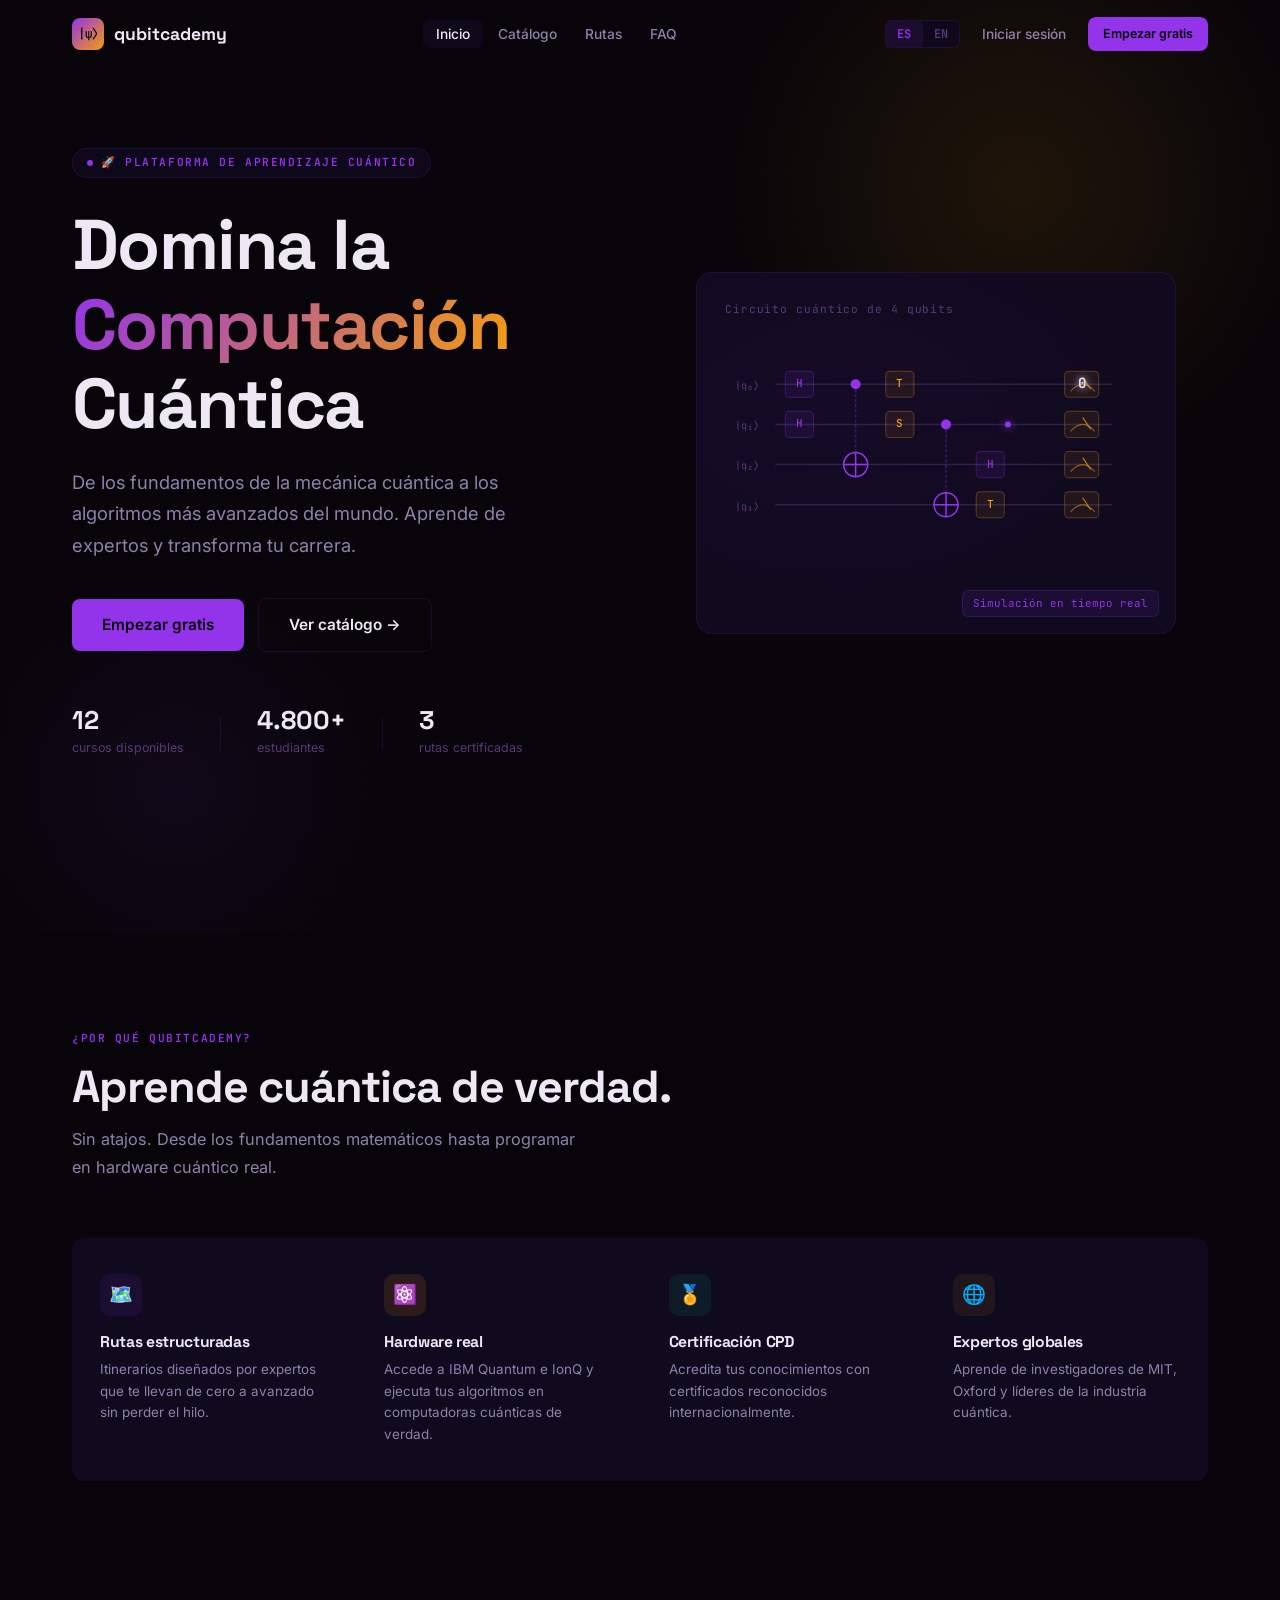
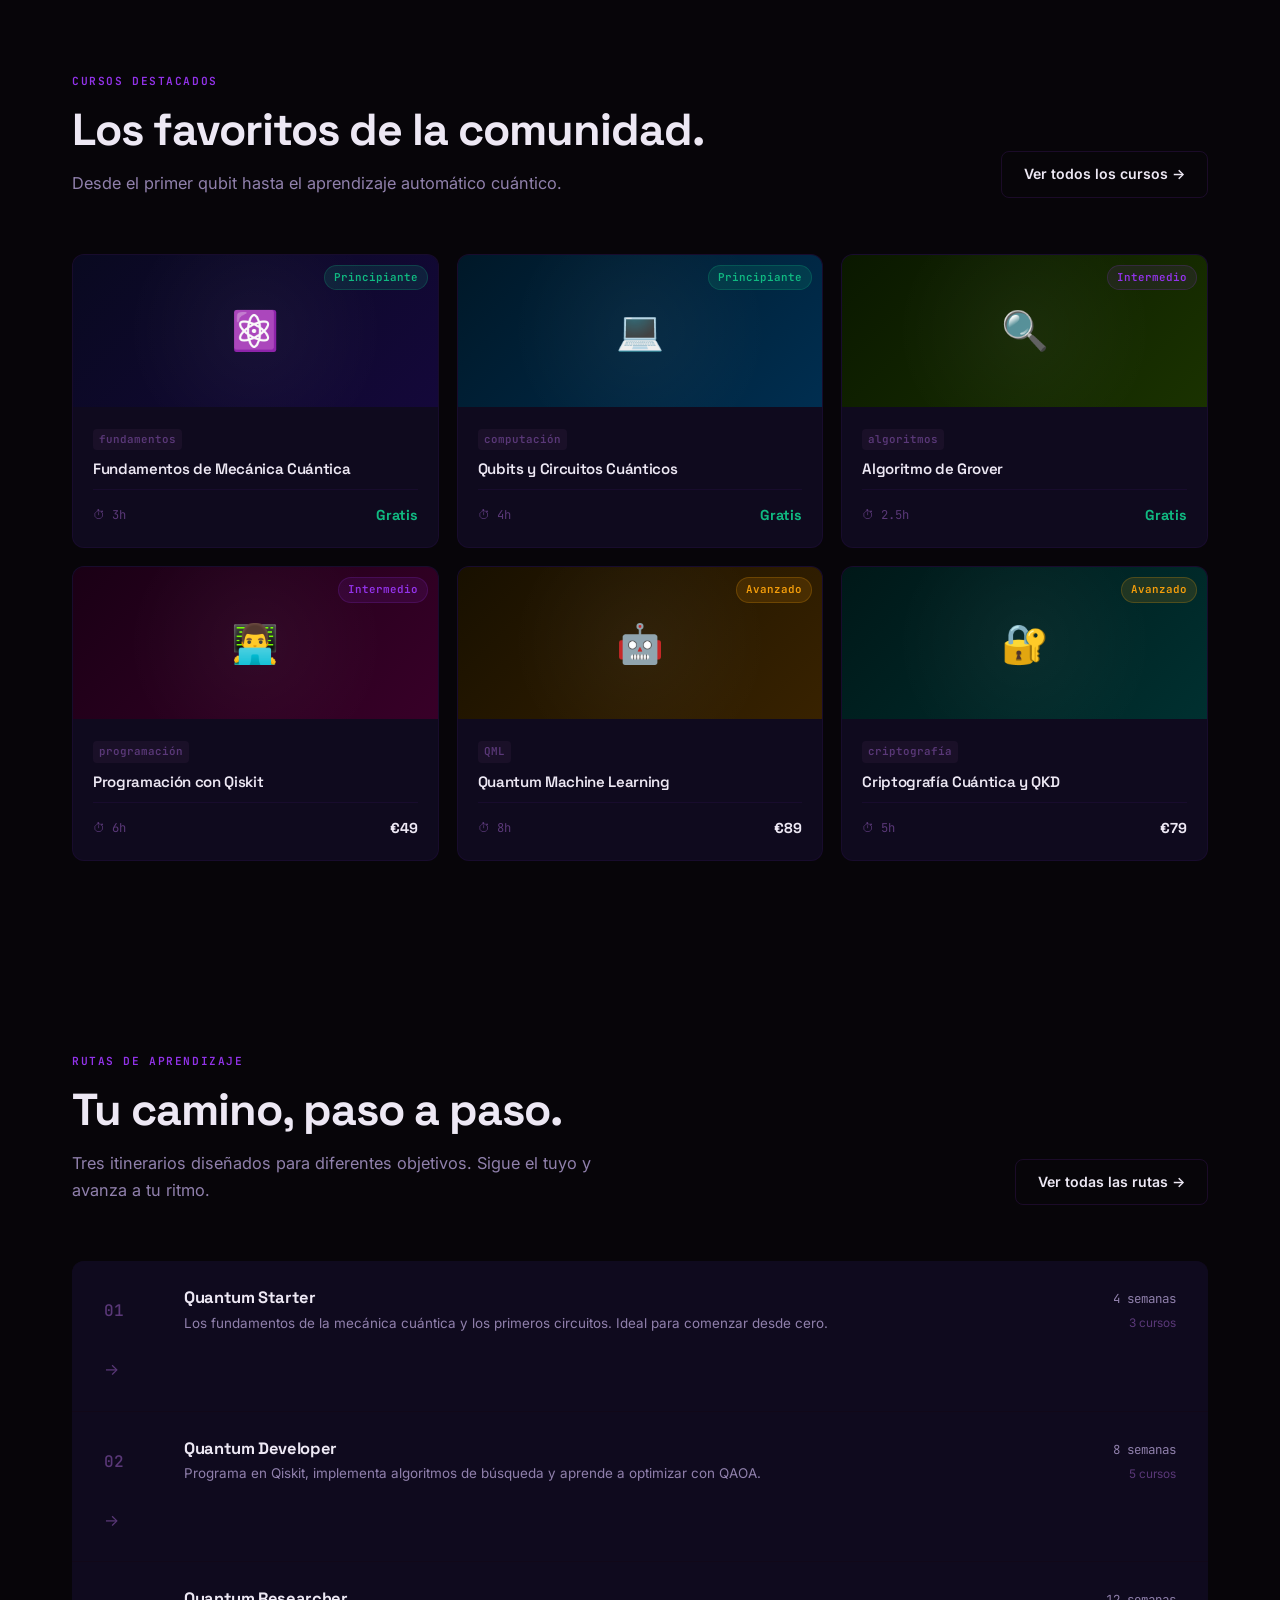
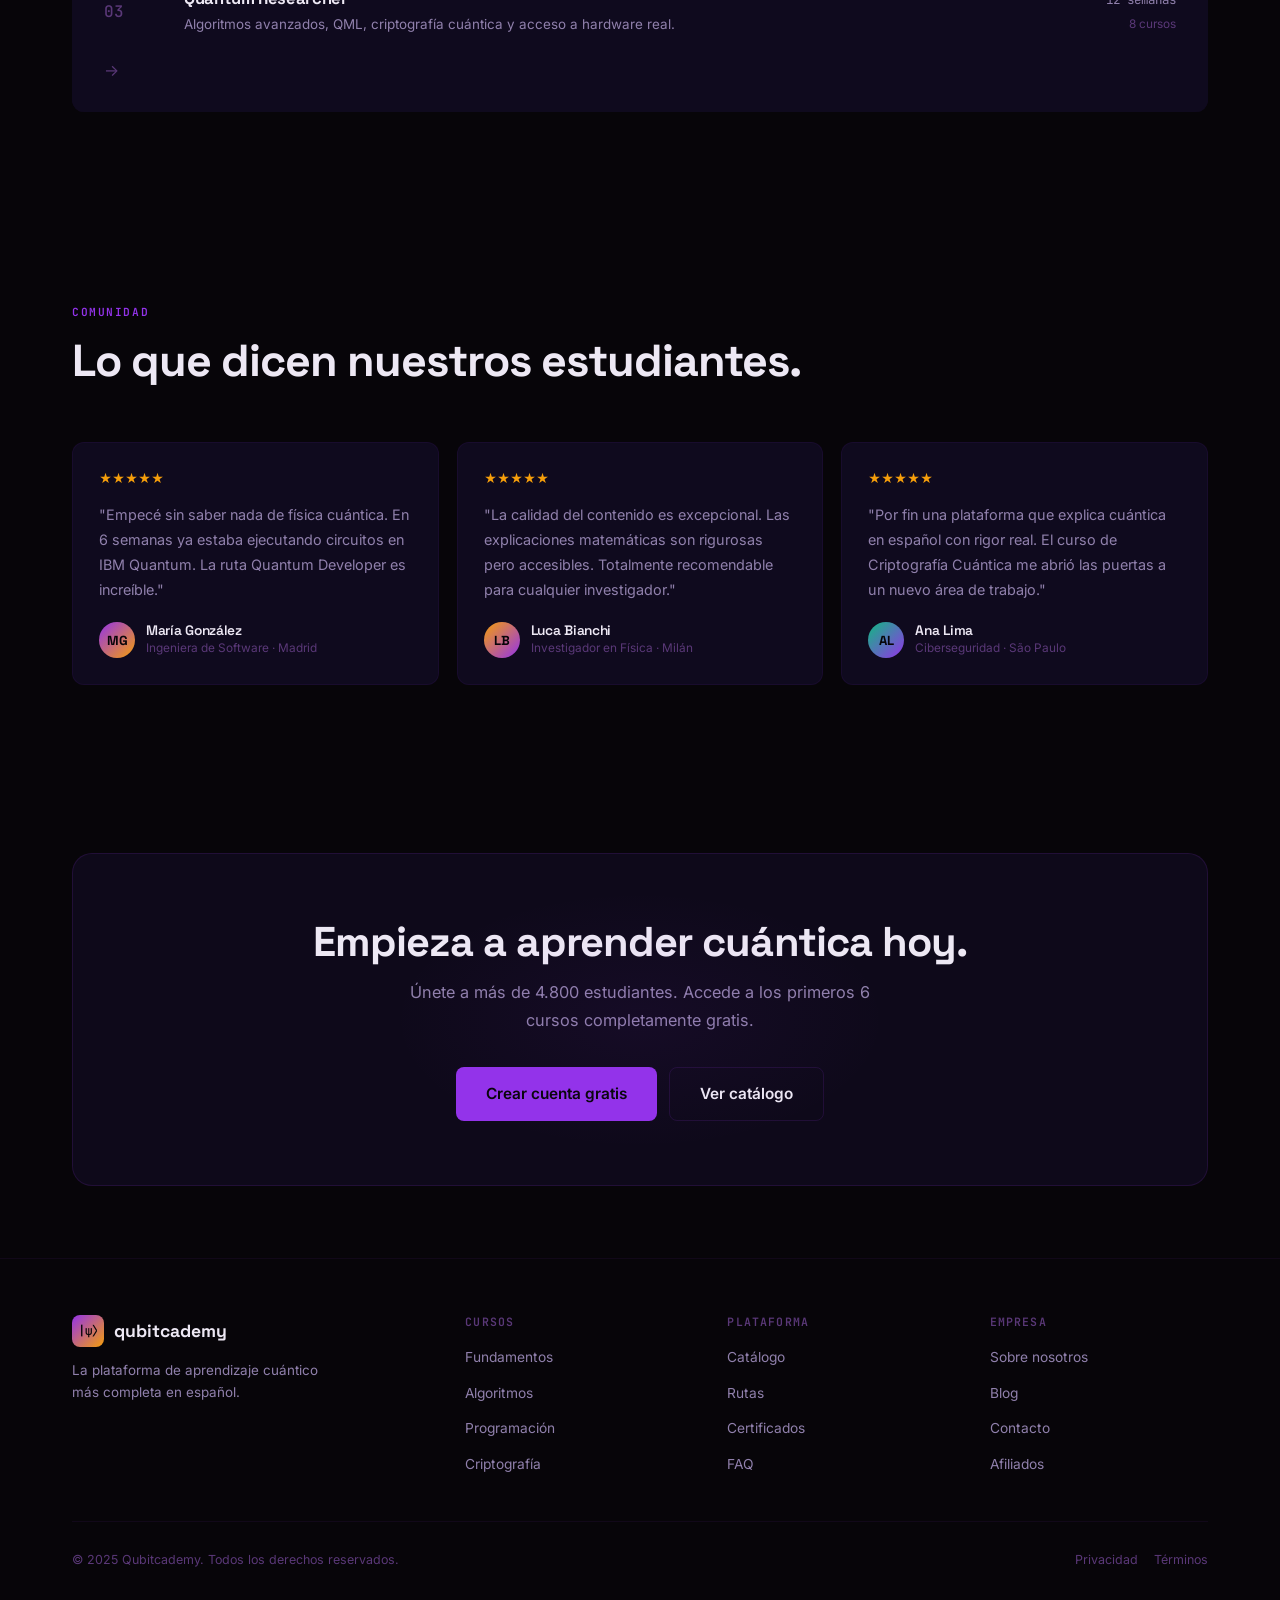
<file: index.html>
<!DOCTYPE html>
<html lang="es">
<head>
  <meta charset="UTF-8" />
  <meta name="viewport" content="width=device-width, initial-scale=1.0" />
  <meta name="description" content="Qubitcademy — La plataforma de aprendizaje cuántico online más completa. Aprende computación cuántica desde cero hasta algoritmos avanzados." />
  <title>Qubitcademy — Aprende Computación Cuántica Online</title>
  <link rel="icon" type="image/svg+xml" href="data:image/svg+xml,<svg xmlns='http://www.w3.org/2000/svg' viewBox='0 0 32 32'><rect width='32' height='32' rx='8' fill='%239333ea'/><text x='50%' y='55%' text-anchor='middle' dominant-baseline='middle' font-family='monospace' font-size='14' font-weight='600' fill='%23fff'>Q</text></svg>" />
  <link rel="stylesheet" href="css/style.css" />
</head>
<body>

<!-- ════════════════════════════ NAV ════════════════════════════ -->
<nav id="nav">
  <div class="container">
    <div class="nav-inner">
      <a href="index.html" class="nav-logo" aria-label="Qubitcademy">
        <div class="nav-logo-mark">|ψ⟩</div>
        <span>qubitcademy</span>
      </a>

      <ul class="nav-links">
        <li><a href="index.html" class="active" data-i18n="nav.home">Inicio</a></li>
        <li><a href="catalogue.html" data-i18n="nav.catalogue">Catálogo</a></li>
        <li><a href="paths.html" data-i18n="nav.paths">Rutas</a></li>
        <li><a href="faq.html" data-i18n="nav.faq">FAQ</a></li>
      </ul>

      <div class="nav-right">
        <div class="lang-switcher">
          <button class="lang-btn active" data-lang="es">ES</button>
          <div class="lang-sep"></div>
          <button class="lang-btn" data-lang="en">EN</button>
        </div>
        <a href="#" class="nav-login" data-i18n="nav.login">Iniciar sesión</a>
        <a href="#" class="btn btn-primary btn-sm" data-i18n="nav.cta">Empezar gratis</a>
      </div>

      <button class="nav-toggle" aria-label="Abrir menú" aria-expanded="false">
        <svg width="22" height="22" viewBox="0 0 22 22" fill="none" stroke="currentColor" stroke-width="2">
          <line x1="3" y1="6" x2="19" y2="6"/><line x1="3" y1="11" x2="19" y2="11"/><line x1="3" y1="16" x2="19" y2="16"/>
        </svg>
      </button>
    </div>
  </div>
</nav>

<!-- Mobile nav -->
<div class="nav-mobile" role="dialog" aria-label="Menú">
  <a href="index.html" data-i18n="nav.home">Inicio</a>
  <a href="catalogue.html" data-i18n="nav.catalogue">Catálogo</a>
  <a href="paths.html" data-i18n="nav.paths">Rutas</a>
  <a href="faq.html" data-i18n="nav.faq">FAQ</a>
  <div class="nav-mobile-lang">
    <button class="lang-btn active" data-lang="es">ES</button>
    <div class="lang-sep"></div>
    <button class="lang-btn" data-lang="en">EN</button>
  </div>
  <div class="nav-mobile-footer">
    <a href="#" class="btn btn-ghost" data-i18n="nav.login">Iniciar sesión</a>
    <a href="#" class="btn btn-primary" data-i18n="nav.cta">Empezar gratis</a>
  </div>
</div>


<!-- ════════════════════════════ HERO ═══════════════════════════ -->
<section class="hero">
  <div class="hero-bg">
    <div class="hero-grid"></div>
    <div class="hero-glow-top"></div>
    <div class="hero-glow-bot"></div>
  </div>
  <div class="container">
    <div class="hero-inner">

      <!-- Left: text -->
      <div class="hero-text">
        <div class="hero-eyebrow">
          <span class="eyebrow-dot"></span>
          <span class="label" data-i18n="hero.eyebrow">🚀 Plataforma de Aprendizaje Cuántico</span>
        </div>
        <h1>
          <span data-i18n="hero.h1a">Domina la</span><br>
          <span class="gradient-text" data-i18n="hero.h1b">Computación</span><br>
          <span data-i18n="hero.h1c">Cuántica</span>
        </h1>
        <p class="hero-sub" data-i18n="hero.sub">
          De los fundamentos de la mecánica cuántica a los algoritmos más avanzados del mundo.
          Aprende de expertos y transforma tu carrera.
        </p>
        <div class="hero-actions">
          <a href="catalogue.html" class="btn btn-primary btn-lg" data-i18n="hero.cta1">Empezar gratis</a>
          <a href="catalogue.html" class="btn btn-ghost btn-lg" data-i18n="hero.cta2">Ver catálogo →</a>
        </div>
        <div class="hero-stats">
          <div class="hstat-item">
            <div class="hstat-num" data-i18n="hero.s1n">12</div>
            <div class="hstat-lbl" data-i18n="hero.s1l">cursos disponibles</div>
          </div>
          <div class="hstat-sep"></div>
          <div class="hstat-item">
            <div class="hstat-num" data-i18n="hero.s2n">4.800+</div>
            <div class="hstat-lbl" data-i18n="hero.s2l">estudiantes</div>
          </div>
          <div class="hstat-sep"></div>
          <div class="hstat-item">
            <div class="hstat-num" data-i18n="hero.s3n">3</div>
            <div class="hstat-lbl" data-i18n="hero.s3l">rutas certificadas</div>
          </div>
        </div>
      </div>

      <!-- Right: quantum circuit visualization -->
      <div class="hero-visual">
        <div class="qcircuit-wrap">
          <div class="qcircuit-label" data-i18n="hero.circuit">Circuito cuántico de 4 qubits</div>
          <div class="qcircuit">
            <svg viewBox="0 0 420 240" xmlns="http://www.w3.org/2000/svg">
              <text x="10" y="52"  class="qlabel">|q₀⟩</text>
              <text x="10" y="92"  class="qlabel">|q₁⟩</text>
              <text x="10" y="132" class="qlabel">|q₂⟩</text>
              <text x="10" y="172" class="qlabel">|q₃⟩</text>

              <line x1="50" y1="50"  x2="385" y2="50"  class="qwire"/>
              <line x1="50" y1="90"  x2="385" y2="90"  class="qwire"/>
              <line x1="50" y1="130" x2="385" y2="130" class="qwire"/>
              <line x1="50" y1="170" x2="385" y2="170" class="qwire"/>

              <rect x="60" y="37" width="28" height="26" rx="4" class="qgate qgate-h"/>
              <text x="74" y="50" class="qgate-text" fill="#9333ea">H</text>
              <rect x="60" y="77" width="28" height="26" rx="4" class="qgate qgate-h"/>
              <text x="74" y="90" class="qgate-text" fill="#9333ea">H</text>

              <circle cx="130" cy="50" r="5" class="qctrl"/>
              <line x1="130" y1="55" x2="130" y2="117" class="qctrl-line"/>
              <circle cx="130" cy="130" r="12" class="qtarget"/>
              <line x1="118" y1="130" x2="142" y2="130" class="qtarget-cross"/>
              <line x1="130" y1="118" x2="130" y2="142" class="qtarget-cross"/>

              <rect x="160" y="37" width="28" height="26" rx="4" class="qgate qgate-t"/>
              <text x="174" y="50" class="qgate-text" fill="#f59e0b">T</text>
              <rect x="160" y="77" width="28" height="26" rx="4" class="qgate qgate-t"/>
              <text x="174" y="90" class="qgate-text" fill="#f59e0b">S</text>

              <circle cx="220" cy="90" r="5" class="qctrl"/>
              <line x1="220" y1="95" x2="220" y2="157" class="qctrl-line"/>
              <circle cx="220" cy="170" r="12" class="qtarget"/>
              <line x1="208" y1="170" x2="232" y2="170" class="qtarget-cross"/>
              <line x1="220" y1="158" x2="220" y2="182" class="qtarget-cross"/>

              <rect x="250" y="117" width="28" height="26" rx="4" class="qgate qgate-h"/>
              <text x="264" y="130" class="qgate-text" fill="#9333ea">H</text>
              <rect x="250" y="157" width="28" height="26" rx="4" class="qgate qgate-t"/>
              <text x="264" y="170" class="qgate-text" fill="#f59e0b">T</text>

              <rect x="338" y="37" width="34" height="26" rx="4" class="qgate qgate-m"/>
              <path d="M344,57 Q356,43 368,57" class="qmeas-arc"/>
              <line x1="356" y1="43" x2="364" y2="55" class="qmeas-needle"/>
              <rect x="338" y="77" width="34" height="26" rx="4" class="qgate qgate-m"/>
              <path d="M344,97 Q356,83 368,97" class="qmeas-arc"/>
              <line x1="356" y1="83" x2="364" y2="95" class="qmeas-needle"/>
              <rect x="338" y="117" width="34" height="26" rx="4" class="qgate qgate-m"/>
              <path d="M344,137 Q356,123 368,137" class="qmeas-arc"/>
              <line x1="356" y1="123" x2="364" y2="135" class="qmeas-needle"/>
              <rect x="338" y="157" width="34" height="26" rx="4" class="qgate qgate-m"/>
              <path d="M344,177 Q356,163 368,177" class="qmeas-arc"/>
              <line x1="356" y1="163" x2="364" y2="175" class="qmeas-needle"/>

              <circle r="3" cy="50"  class="qparticle qparticle1" cx="70"/>
              <circle r="3" cy="90"  class="qparticle qparticle2" cx="70"/>
              <circle r="2" cy="130" class="qparticle qparticle3" cx="70"/>
              <circle r="3" cy="170" class="qparticle qparticle4" cx="70"/>

              <!-- Measurement outcomes — populated by quantum simulator (main.js) -->
              <text id="mres0" x="355" y="50"  class="qmres" text-anchor="middle" dominant-baseline="middle" fill="#9333ea"></text>
              <text id="mres1" x="355" y="90"  class="qmres" text-anchor="middle" dominant-baseline="middle" fill="#9333ea"></text>
              <text id="mres2" x="355" y="130" class="qmres" text-anchor="middle" dominant-baseline="middle" fill="#9333ea"></text>
              <text id="mres3" x="355" y="170" class="qmres" text-anchor="middle" dominant-baseline="middle" fill="#9333ea"></text>
            </svg>
          </div>
          <div class="qcircuit-badge" data-i18n="hero.cbadge">Simulación en tiempo real</div>
          <div class="qsim-out" id="qsim-out"></div>
        </div>
      </div>

    </div>
  </div>
</section>


<!-- ══════════════════════════ FEATURES ═══════════════════════════ -->
<section>
  <div class="container">
    <div class="section-header">
      <div class="label" data-i18n="feat.label">¿Por qué Qubitcademy?</div>
      <h2 data-i18n="feat.h2">Aprende cuántica de verdad.</h2>
      <p data-i18n="feat.p">Sin atajos. Desde los fundamentos matemáticos hasta programar en hardware cuántico real.</p>
    </div>
    <div class="features-grid">
      <div class="feat-card">
        <div class="feat-icon fi-c">🗺️</div>
        <h3 data-i18n="feat.1h">Rutas estructuradas</h3>
        <p data-i18n="feat.1p">Itinerarios diseñados por expertos que te llevan de cero a avanzado sin perder el hilo.</p>
      </div>
      <div class="feat-card">
        <div class="feat-icon fi-v">⚛️</div>
        <h3 data-i18n="feat.2h">Hardware real</h3>
        <p data-i18n="feat.2p">Accede a IBM Quantum e IonQ y ejecuta tus algoritmos en computadoras cuánticas de verdad.</p>
      </div>
      <div class="feat-card">
        <div class="feat-icon fi-g">🏅</div>
        <h3 data-i18n="feat.3h">Certificación CPD</h3>
        <p data-i18n="feat.3p">Acredita tus conocimientos con certificados reconocidos internacionalmente.</p>
      </div>
      <div class="feat-card">
        <div class="feat-icon fi-a">🌐</div>
        <h3 data-i18n="feat.4h">Expertos globales</h3>
        <p data-i18n="feat.4p">Aprende de investigadores de MIT, Oxford y líderes de la industria cuántica.</p>
      </div>
    </div>
  </div>
</section>


<!-- ════════════════════════ FEATURED COURSES ══════════════════════ -->
<section>
  <div class="container">
    <div class="section-header" style="display:flex;justify-content:space-between;align-items:flex-end;flex-wrap:wrap;gap:16px;">
      <div>
        <div class="label" data-i18n="courses.label">Cursos destacados</div>
        <h2 data-i18n="courses.h2">Los favoritos de la comunidad.</h2>
        <p data-i18n="courses.p">Desde el primer qubit hasta el aprendizaje automático cuántico.</p>
      </div>
      <a href="catalogue.html" class="btn btn-ghost" data-i18n="courses.more">Ver todos los cursos →</a>
    </div>

    <div class="courses-grid">

      <a href="courses/fundamentos.html" class="course-card" data-level="beginner" data-topic="fundamentals">
        <div class="course-thumb th-fund">
          <div class="thumb-glow"></div>
          <div class="course-emoji">⚛️</div>
          <span class="lvl-badge lvl-b" data-i18n="lvl.b">Principiante</span>
        </div>
        <div class="course-body">
          <span class="ctag">fundamentos</span>
          <h3>Fundamentos de Mecánica Cuántica</h3>
          <div class="course-foot">
            <span class="cdur">⏱ 3h</span>
            <span class="cprice-free" data-i18n="free">Gratis</span>
          </div>
        </div>
      </a>

      <a href="catalogue.html" class="course-card" data-level="beginner" data-topic="computing">
        <div class="course-thumb th-comp">
          <div class="thumb-glow"></div>
          <div class="course-emoji">💻</div>
          <span class="lvl-badge lvl-b" data-i18n="lvl.b">Principiante</span>
        </div>
        <div class="course-body">
          <span class="ctag">computación</span>
          <h3>Qubits y Circuitos Cuánticos</h3>
          <div class="course-foot">
            <span class="cdur">⏱ 4h</span>
            <span class="cprice-free" data-i18n="free">Gratis</span>
          </div>
        </div>
      </a>

      <a href="catalogue.html" class="course-card" data-level="intermediate" data-topic="algorithms">
        <div class="course-thumb th-algo">
          <div class="thumb-glow"></div>
          <div class="course-emoji">🔍</div>
          <span class="lvl-badge lvl-i" data-i18n="lvl.i">Intermedio</span>
        </div>
        <div class="course-body">
          <span class="ctag">algoritmos</span>
          <h3>Algoritmo de Grover</h3>
          <div class="course-foot">
            <span class="cdur">⏱ 2.5h</span>
            <span class="cprice-free" data-i18n="free">Gratis</span>
          </div>
        </div>
      </a>

      <a href="catalogue.html" class="course-card" data-level="intermediate" data-topic="programming">
        <div class="course-thumb th-prog">
          <div class="thumb-glow"></div>
          <div class="course-emoji">👨‍💻</div>
          <span class="lvl-badge lvl-i" data-i18n="lvl.i">Intermedio</span>
        </div>
        <div class="course-body">
          <span class="ctag">programación</span>
          <h3>Programación con Qiskit</h3>
          <div class="course-foot">
            <span class="cdur">⏱ 6h</span>
            <span class="cprice-paid">€49</span>
          </div>
        </div>
      </a>

      <a href="catalogue.html" class="course-card" data-level="advanced" data-topic="qml">
        <div class="course-thumb th-qml">
          <div class="thumb-glow"></div>
          <div class="course-emoji">🤖</div>
          <span class="lvl-badge lvl-a" data-i18n="lvl.a">Avanzado</span>
        </div>
        <div class="course-body">
          <span class="ctag">QML</span>
          <h3>Quantum Machine Learning</h3>
          <div class="course-foot">
            <span class="cdur">⏱ 8h</span>
            <span class="cprice-paid">€89</span>
          </div>
        </div>
      </a>

      <a href="catalogue.html" class="course-card" data-level="advanced" data-topic="cryptography">
        <div class="course-thumb th-cry">
          <div class="thumb-glow"></div>
          <div class="course-emoji">🔐</div>
          <span class="lvl-badge lvl-a" data-i18n="lvl.a">Avanzado</span>
        </div>
        <div class="course-body">
          <span class="ctag">criptografía</span>
          <h3>Criptografía Cuántica y QKD</h3>
          <div class="course-foot">
            <span class="cdur">⏱ 5h</span>
            <span class="cprice-paid">€79</span>
          </div>
        </div>
      </a>

    </div>
  </div>
</section>


<!-- ══════════════════════════ PATHS PREVIEW ══════════════════════ -->
<section>
  <div class="container">
    <div class="section-header" style="display:flex;justify-content:space-between;align-items:flex-end;flex-wrap:wrap;gap:16px;">
      <div>
        <div class="label" data-i18n="paths.label">Rutas de aprendizaje</div>
        <h2 data-i18n="paths.h2">Tu camino, paso a paso.</h2>
        <p data-i18n="paths.p">Tres itinerarios diseñados para diferentes objetivos. Sigue el tuyo y avanza a tu ritmo.</p>
      </div>
      <a href="paths.html" class="btn btn-ghost" data-i18n="paths.all">Ver todas las rutas →</a>
    </div>

    <div class="paths-list">
      <a href="paths.html" class="path-row">
        <div class="path-num">01</div>
        <div class="path-info">
          <h3 data-i18n="paths.p1h">Quantum Starter</h3>
          <p data-i18n="paths.p1p">Los fundamentos de la mecánica cuántica y los primeros circuitos. Ideal para comenzar desde cero.</p>
        </div>
        <div class="path-meta-r">
          <span class="path-dur" data-i18n="paths.p1d">4 semanas</span>
          <span class="path-cnt" data-i18n="paths.p1c">3 cursos</span>
        </div>
        <span class="path-arrow">→</span>
      </a>
      <a href="paths.html" class="path-row">
        <div class="path-num">02</div>
        <div class="path-info">
          <h3 data-i18n="paths.p2h">Quantum Developer</h3>
          <p data-i18n="paths.p2p">Programa en Qiskit, implementa algoritmos de búsqueda y aprende a optimizar con QAOA.</p>
        </div>
        <div class="path-meta-r">
          <span class="path-dur" data-i18n="paths.p2d">8 semanas</span>
          <span class="path-cnt" data-i18n="paths.p2c">5 cursos</span>
        </div>
        <span class="path-arrow">→</span>
      </a>
      <a href="paths.html" class="path-row">
        <div class="path-num">03</div>
        <div class="path-info">
          <h3 data-i18n="paths.p3h">Quantum Researcher</h3>
          <p data-i18n="paths.p3p">Algoritmos avanzados, QML, criptografía cuántica y acceso a hardware real.</p>
        </div>
        <div class="path-meta-r">
          <span class="path-dur" data-i18n="paths.p3d">12 semanas</span>
          <span class="path-cnt" data-i18n="paths.p3c">8 cursos</span>
        </div>
        <span class="path-arrow">→</span>
      </a>
    </div>
  </div>
</section>


<!-- ═══════════════════════ TESTIMONIALS ═══════════════════════════ -->
<section>
  <div class="container">
    <div class="section-header">
      <div class="label" data-i18n="testi.label">Comunidad</div>
      <h2 data-i18n="testi.h2">Lo que dicen nuestros estudiantes.</h2>
    </div>
    <div class="testi-grid">
      <div class="testi-card">
        <div class="stars">★★★★★</div>
        <blockquote data-i18n="testi.1q">"Empecé sin saber nada de física cuántica. En 6 semanas ya estaba ejecutando circuitos en IBM Quantum. La ruta Quantum Developer es increíble."</blockquote>
        <div class="testi-author">
          <div class="author-av av-c">MG</div>
          <div>
            <h4 data-i18n="testi.1n">María González</h4>
            <p data-i18n="testi.1r">Ingeniera de Software · Madrid</p>
          </div>
        </div>
      </div>
      <div class="testi-card">
        <div class="stars">★★★★★</div>
        <blockquote data-i18n="testi.2q">"La calidad del contenido es excepcional. Las explicaciones matemáticas son rigurosas pero accesibles. Totalmente recomendable para cualquier investigador."</blockquote>
        <div class="testi-author">
          <div class="author-av av-v">LB</div>
          <div>
            <h4 data-i18n="testi.2n">Luca Bianchi</h4>
            <p data-i18n="testi.2r">Investigador en Física · Milán</p>
          </div>
        </div>
      </div>
      <div class="testi-card">
        <div class="stars">★★★★★</div>
        <blockquote data-i18n="testi.3q">"Por fin una plataforma que explica cuántica en español con rigor real. El curso de Criptografía Cuántica me abrió las puertas a un nuevo área de trabajo."</blockquote>
        <div class="testi-author">
          <div class="author-av av-g">AL</div>
          <div>
            <h4 data-i18n="testi.3n">Ana Lima</h4>
            <p data-i18n="testi.3r">Ciberseguridad · São Paulo</p>
          </div>
        </div>
      </div>
    </div>
  </div>
</section>


<!-- ══════════════════════════ CTA BAND ════════════════════════════ -->
<div class="cta-band">
  <div class="container">
    <div class="cta-box">
      <h2 data-i18n="cta.h2">Empieza a aprender cuántica hoy.</h2>
      <p data-i18n="cta.p">Únete a más de 4.800 estudiantes. Accede a los primeros 6 cursos completamente gratis.</p>
      <div class="cta-acts">
        <a href="#" class="btn btn-primary btn-lg" data-i18n="cta.btn1">Crear cuenta gratis</a>
        <a href="catalogue.html" class="btn btn-ghost btn-lg" data-i18n="cta.btn2">Ver catálogo</a>
      </div>
    </div>
  </div>
</div>


<!-- ══════════════════════════ FOOTER ══════════════════════════════ -->
<footer>
  <div class="container">
    <div class="footer-grid">
      <div class="footer-brand">
        <a href="index.html" class="nav-logo">
          <div class="nav-logo-mark">|ψ⟩</div>
          <span>qubitcademy</span>
        </a>
        <p data-i18n="ft.desc">La plataforma de aprendizaje cuántico más completa en español.</p>
      </div>
      <div class="footer-col">
        <h4 data-i18n="ft.col1">Cursos</h4>
        <ul>
          <li><a href="catalogue.html" data-i18n="ft.1a">Fundamentos</a></li>
          <li><a href="catalogue.html" data-i18n="ft.1b">Algoritmos</a></li>
          <li><a href="catalogue.html" data-i18n="ft.1c">Programación</a></li>
          <li><a href="catalogue.html" data-i18n="ft.1d">Criptografía</a></li>
        </ul>
      </div>
      <div class="footer-col">
        <h4 data-i18n="ft.col2">Plataforma</h4>
        <ul>
          <li><a href="catalogue.html" data-i18n="ft.2a">Catálogo</a></li>
          <li><a href="paths.html" data-i18n="ft.2b">Rutas</a></li>
          <li><a href="#" data-i18n="ft.2c">Certificados</a></li>
          <li><a href="faq.html" data-i18n="ft.2d">FAQ</a></li>
        </ul>
      </div>
      <div class="footer-col">
        <h4 data-i18n="ft.col3">Empresa</h4>
        <ul>
          <li><a href="#" data-i18n="ft.3a">Sobre nosotros</a></li>
          <li><a href="#" data-i18n="ft.3b">Blog</a></li>
          <li><a href="faq.html" data-i18n="ft.3c">Contacto</a></li>
          <li><a href="#" data-i18n="ft.3d">Afiliados</a></li>
        </ul>
      </div>
    </div>
    <div class="footer-bottom">
      <span data-i18n="ft.copy">© 2025 Qubitcademy. Todos los derechos reservados.</span>
      <div style="display:flex;gap:16px;">
        <a href="#">Privacidad</a>
        <a href="#">Términos</a>
      </div>
    </div>
  </div>
</footer>

<script src="js/main.js"></script>
</body>
</html>
</file>
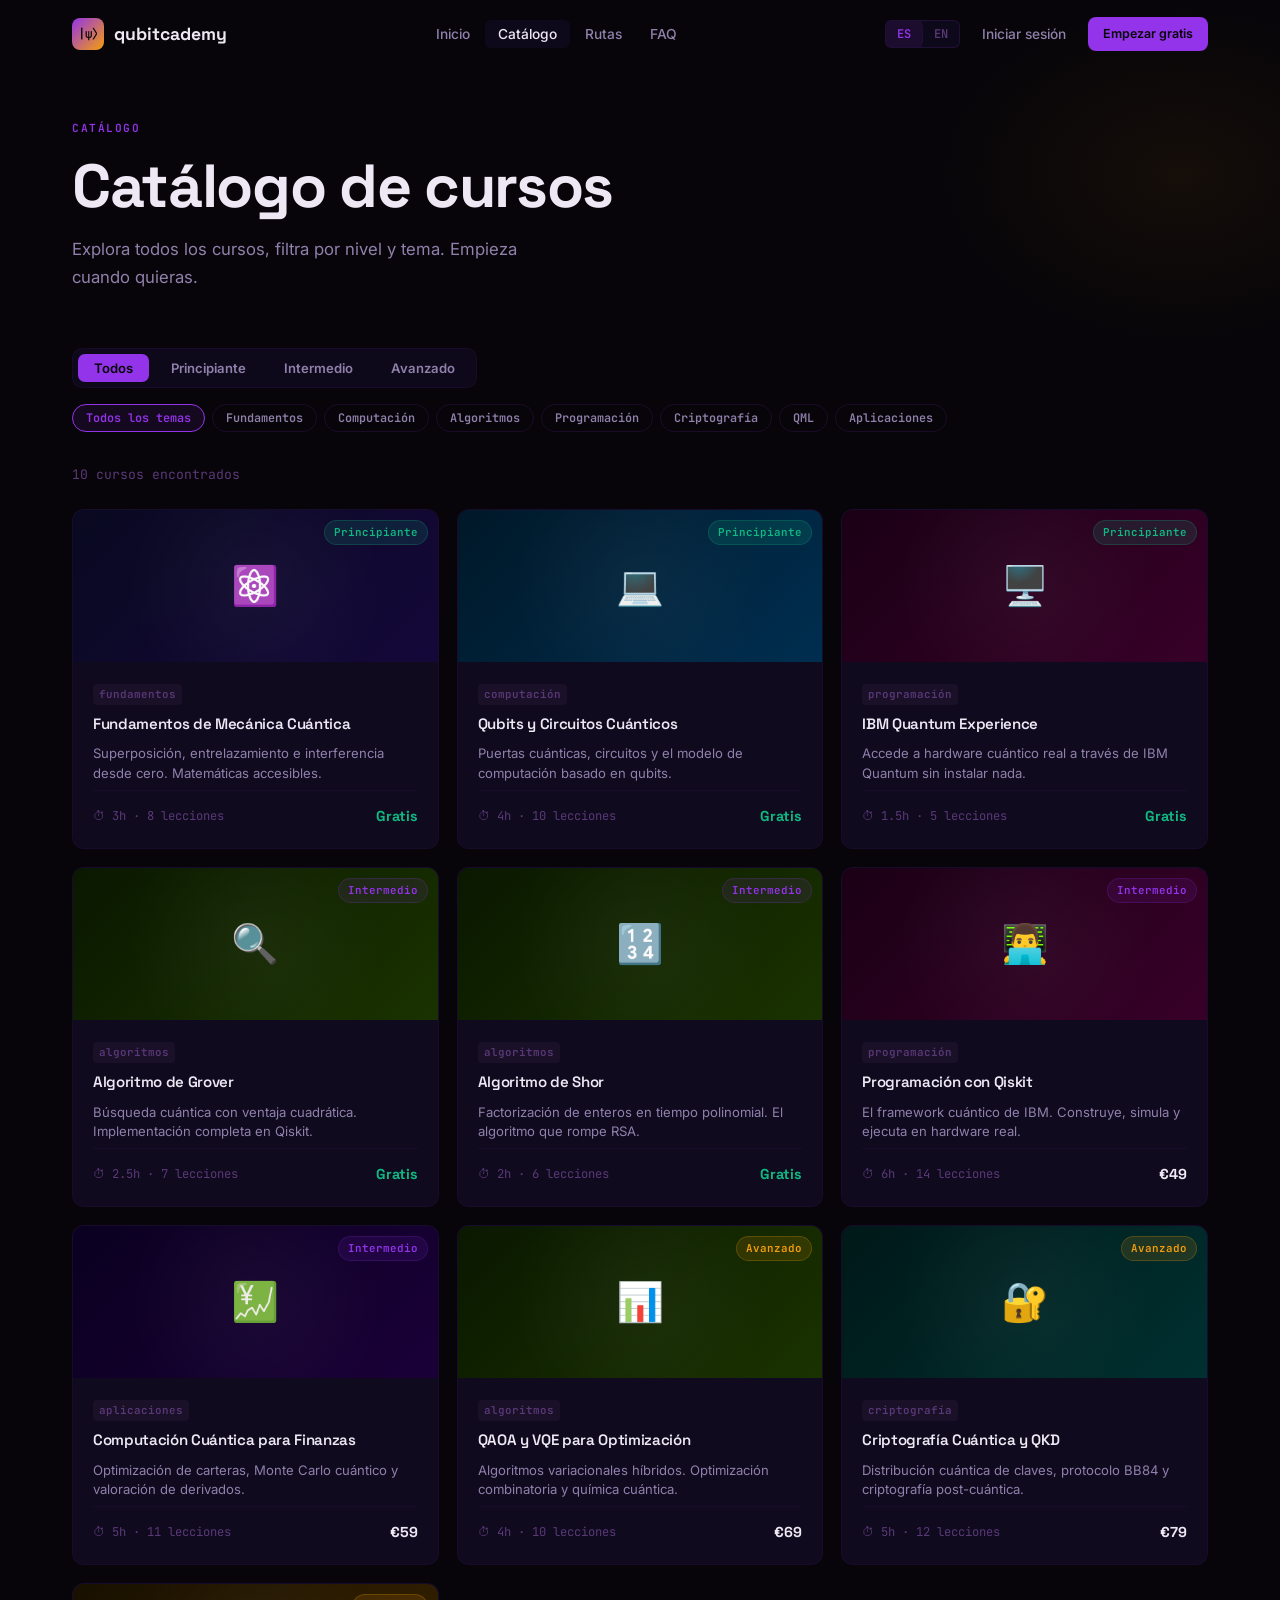
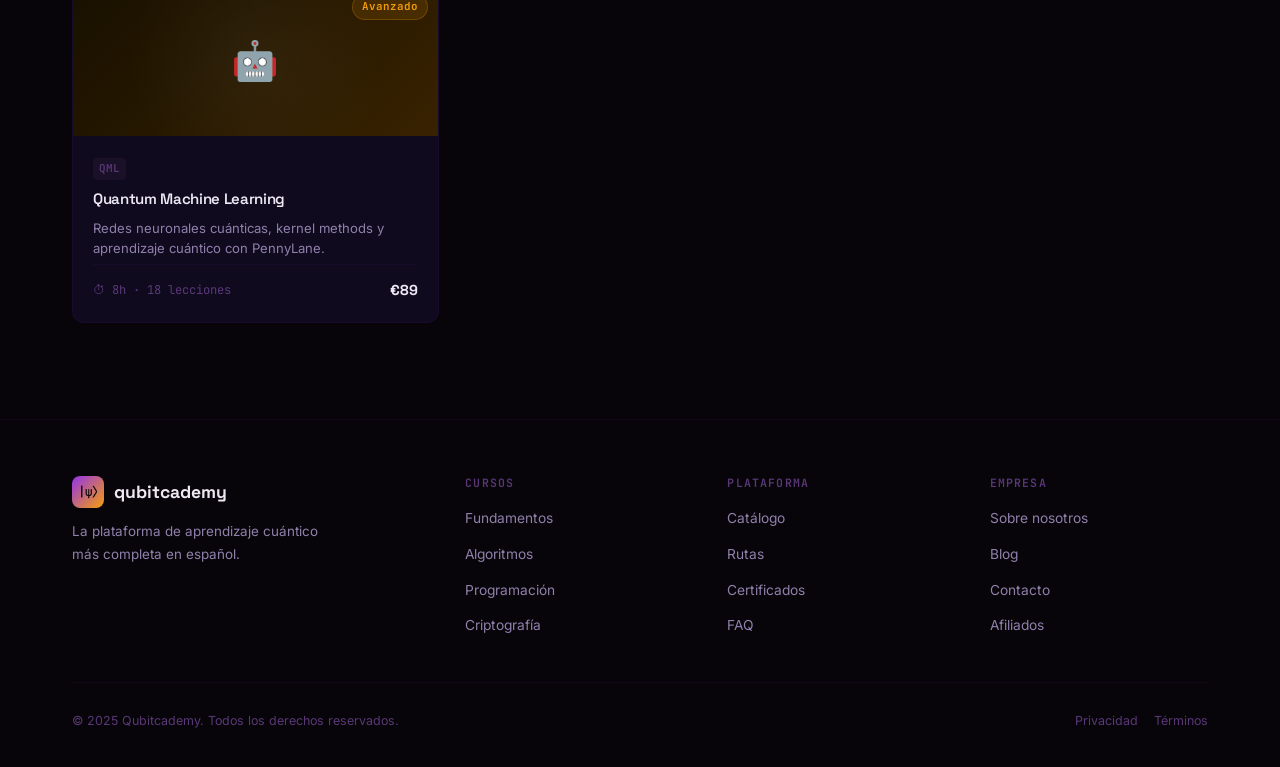
<file: catalogue.html>
<!DOCTYPE html>
<html lang="es">
<head>
  <meta charset="UTF-8" />
  <meta name="viewport" content="width=device-width, initial-scale=1.0" />
  <meta name="description" content="Catálogo de cursos de computación cuántica — Qubitcademy. Filtra por nivel y tema." />
  <title>Catálogo — Qubitcademy</title>
  <link rel="icon" type="image/svg+xml" href="data:image/svg+xml,<svg xmlns='http://www.w3.org/2000/svg' viewBox='0 0 32 32'><rect width='32' height='32' rx='8' fill='%2300d4ff'/><text x='50%' y='55%' text-anchor='middle' dominant-baseline='middle' font-family='monospace' font-size='14' font-weight='600' fill='%2306060f'>Q</text></svg>" />
  <link rel="stylesheet" href="css/style.css" />
</head>
<body>

<!-- ════════════════════════════ NAV ════════════════════════════ -->
<nav id="nav">
  <div class="container">
    <div class="nav-inner">
      <a href="index.html" class="nav-logo">
        <div class="nav-logo-mark">|ψ⟩</div>
        <span>qubitcademy</span>
      </a>
      <ul class="nav-links">
        <li><a href="index.html" data-i18n="nav.home">Inicio</a></li>
        <li><a href="catalogue.html" class="active" data-i18n="nav.catalogue">Catálogo</a></li>
        <li><a href="paths.html" data-i18n="nav.paths">Rutas</a></li>
        <li><a href="faq.html" data-i18n="nav.faq">FAQ</a></li>
      </ul>
      <div class="nav-right">
        <div class="lang-switcher">
          <button class="lang-btn active" data-lang="es">ES</button>
          <div class="lang-sep"></div>
          <button class="lang-btn" data-lang="en">EN</button>
        </div>
        <a href="#" class="nav-login" data-i18n="nav.login">Iniciar sesión</a>
        <a href="#" class="btn btn-primary btn-sm" data-i18n="nav.cta">Empezar gratis</a>
      </div>
      <button class="nav-toggle" aria-label="Abrir menú" aria-expanded="false">
        <svg width="22" height="22" viewBox="0 0 22 22" fill="none" stroke="currentColor" stroke-width="2">
          <line x1="3" y1="6" x2="19" y2="6"/><line x1="3" y1="11" x2="19" y2="11"/><line x1="3" y1="16" x2="19" y2="16"/>
        </svg>
      </button>
    </div>
  </div>
</nav>
<div class="nav-mobile">
  <a href="index.html" data-i18n="nav.home">Inicio</a>
  <a href="catalogue.html" data-i18n="nav.catalogue">Catálogo</a>
  <a href="paths.html" data-i18n="nav.paths">Rutas</a>
  <a href="faq.html" data-i18n="nav.faq">FAQ</a>
  <div class="nav-mobile-lang">
    <button class="lang-btn active" data-lang="es">ES</button>
    <div class="lang-sep"></div>
    <button class="lang-btn" data-lang="en">EN</button>
  </div>
  <div class="nav-mobile-footer">
    <a href="#" class="btn btn-ghost" data-i18n="nav.login">Iniciar sesión</a>
    <a href="#" class="btn btn-primary" data-i18n="nav.cta">Empezar gratis</a>
  </div>
</div>


<!-- ════════════════════════ PAGE HEADER ═══════════════════════════ -->
<div class="page-header">
  <div class="page-header-bg"></div>
  <div class="container">
    <div class="label" style="margin-bottom:14px;" data-i18n="nav.catalogue">Catálogo</div>
    <h1 data-i18n="cat.h1">Catálogo de cursos</h1>
    <p data-i18n="cat.p">Explora todos los cursos, filtra por nivel y tema. Empieza cuando quieras.</p>
  </div>
</div>


<!-- ══════════════════════════ FILTERS ═════════════════════════════ -->
<div class="container">
  <div class="filter-toolbar">
    <!-- Level filter -->
    <div class="filter-tabs">
      <button class="ftab active" data-level="all" data-i18n="cat.all">Todos</button>
      <button class="ftab" data-level="beginner" data-i18n="cat.beg">Principiante</button>
      <button class="ftab" data-level="intermediate" data-i18n="cat.int">Intermedio</button>
      <button class="ftab" data-level="advanced" data-i18n="cat.adv">Avanzado</button>
    </div>
    <!-- Topic chips -->
    <div class="topic-chips">
      <button class="tchip active" data-topic="all">Todos los temas</button>
      <button class="tchip" data-topic="fundamentals">Fundamentos</button>
      <button class="tchip" data-topic="computing">Computación</button>
      <button class="tchip" data-topic="algorithms">Algoritmos</button>
      <button class="tchip" data-topic="programming">Programación</button>
      <button class="tchip" data-topic="cryptography">Criptografía</button>
      <button class="tchip" data-topic="qml">QML</button>
      <button class="tchip" data-topic="applications">Aplicaciones</button>
    </div>
  </div>

  <div class="results-count mb-md">10 cursos encontrados</div>

  <!-- ══════════════════════ COURSE GRID ═══════════════════════════ -->
  <div class="catalogue-grid" style="margin-bottom:96px;">

    <!-- 1: Fundamentos de Mecánica Cuántica -->
    <a href="courses/fundamentos.html" class="course-card" data-level="beginner" data-topic="fundamentals">
      <div class="course-thumb th-fund">
        <div class="thumb-glow"></div>
        <div class="course-emoji">⚛️</div>
        <span class="lvl-badge lvl-b" data-i18n="lvl.b">Principiante</span>
      </div>
      <div class="course-body">
        <span class="ctag">fundamentos</span>
        <h3>Fundamentos de Mecánica Cuántica</h3>
        <p style="font-size:0.82rem;color:var(--text-2);margin-bottom:6px;line-height:1.5;">
          Superposición, entrelazamiento e interferencia desde cero. Matemáticas accesibles.
        </p>
        <div class="course-foot">
          <span class="cdur">⏱ 3h · 8 lecciones</span>
          <span class="cprice-free" data-i18n="free">Gratis</span>
        </div>
      </div>
    </a>

    <!-- 2: Qubits y Circuitos -->
    <a href="courses/qubits-circuitos.html" class="course-card" data-level="beginner" data-topic="computing">
      <div class="course-thumb th-comp">
        <div class="thumb-glow"></div>
        <div class="course-emoji">💻</div>
        <span class="lvl-badge lvl-b" data-i18n="lvl.b">Principiante</span>
      </div>
      <div class="course-body">
        <span class="ctag">computación</span>
        <h3>Qubits y Circuitos Cuánticos</h3>
        <p style="font-size:0.82rem;color:var(--text-2);margin-bottom:6px;line-height:1.5;">
          Puertas cuánticas, circuitos y el modelo de computación basado en qubits.
        </p>
        <div class="course-foot">
          <span class="cdur">⏱ 4h · 10 lecciones</span>
          <span class="cprice-free" data-i18n="free">Gratis</span>
        </div>
      </div>
    </a>

    <!-- 3: IBM Quantum Experience -->
    <a href="courses/ibm-quantum.html" class="course-card" data-level="beginner" data-topic="programming">
      <div class="course-thumb th-prog">
        <div class="thumb-glow"></div>
        <div class="course-emoji">🖥️</div>
        <span class="lvl-badge lvl-b" data-i18n="lvl.b">Principiante</span>
      </div>
      <div class="course-body">
        <span class="ctag">programación</span>
        <h3>IBM Quantum Experience</h3>
        <p style="font-size:0.82rem;color:var(--text-2);margin-bottom:6px;line-height:1.5;">
          Accede a hardware cuántico real a través de IBM Quantum sin instalar nada.
        </p>
        <div class="course-foot">
          <span class="cdur">⏱ 1.5h · 5 lecciones</span>
          <span class="cprice-free" data-i18n="free">Gratis</span>
        </div>
      </div>
    </a>

    <!-- 4: Algoritmo de Grover -->
    <a href="courses/grover.html" class="course-card" data-level="intermediate" data-topic="algorithms">
      <div class="course-thumb th-algo">
        <div class="thumb-glow"></div>
        <div class="course-emoji">🔍</div>
        <span class="lvl-badge lvl-i" data-i18n="lvl.i">Intermedio</span>
      </div>
      <div class="course-body">
        <span class="ctag">algoritmos</span>
        <h3>Algoritmo de Grover</h3>
        <p style="font-size:0.82rem;color:var(--text-2);margin-bottom:6px;line-height:1.5;">
          Búsqueda cuántica con ventaja cuadrática. Implementación completa en Qiskit.
        </p>
        <div class="course-foot">
          <span class="cdur">⏱ 2.5h · 7 lecciones</span>
          <span class="cprice-free" data-i18n="free">Gratis</span>
        </div>
      </div>
    </a>

    <!-- 5: Algoritmo de Shor -->
    <a href="courses/shor.html" class="course-card" data-level="intermediate" data-topic="algorithms">
      <div class="course-thumb th-algo">
        <div class="thumb-glow"></div>
        <div class="course-emoji">🔢</div>
        <span class="lvl-badge lvl-i" data-i18n="lvl.i">Intermedio</span>
      </div>
      <div class="course-body">
        <span class="ctag">algoritmos</span>
        <h3>Algoritmo de Shor</h3>
        <p style="font-size:0.82rem;color:var(--text-2);margin-bottom:6px;line-height:1.5;">
          Factorización de enteros en tiempo polinomial. El algoritmo que rompe RSA.
        </p>
        <div class="course-foot">
          <span class="cdur">⏱ 2h · 6 lecciones</span>
          <span class="cprice-free" data-i18n="free">Gratis</span>
        </div>
      </div>
    </a>

    <!-- 6: Programación con Qiskit -->
    <a href="courses/qiskit.html" class="course-card" data-level="intermediate" data-topic="programming">
      <div class="course-thumb th-prog">
        <div class="thumb-glow"></div>
        <div class="course-emoji">👨‍💻</div>
        <span class="lvl-badge lvl-i" data-i18n="lvl.i">Intermedio</span>
      </div>
      <div class="course-body">
        <span class="ctag">programación</span>
        <h3>Programación con Qiskit</h3>
        <p style="font-size:0.82rem;color:var(--text-2);margin-bottom:6px;line-height:1.5;">
          El framework cuántico de IBM. Construye, simula y ejecuta en hardware real.
        </p>
        <div class="course-foot">
          <span class="cdur">⏱ 6h · 14 lecciones</span>
          <span class="cprice-paid">€49</span>
        </div>
      </div>
    </a>

    <!-- 7: Quantum Computing para Finanzas -->
    <a href="courses/finanzas.html" class="course-card" data-level="intermediate" data-topic="applications">
      <div class="course-thumb th-app">
        <div class="thumb-glow"></div>
        <div class="course-emoji">💹</div>
        <span class="lvl-badge lvl-i" data-i18n="lvl.i">Intermedio</span>
      </div>
      <div class="course-body">
        <span class="ctag">aplicaciones</span>
        <h3>Computación Cuántica para Finanzas</h3>
        <p style="font-size:0.82rem;color:var(--text-2);margin-bottom:6px;line-height:1.5;">
          Optimización de carteras, Monte Carlo cuántico y valoración de derivados.
        </p>
        <div class="course-foot">
          <span class="cdur">⏱ 5h · 11 lecciones</span>
          <span class="cprice-paid">€59</span>
        </div>
      </div>
    </a>

    <!-- 8: QAOA y VQE -->
    <a href="courses/qaoa-vqe.html" class="course-card" data-level="advanced" data-topic="algorithms">
      <div class="course-thumb th-algo">
        <div class="thumb-glow"></div>
        <div class="course-emoji">📊</div>
        <span class="lvl-badge lvl-a" data-i18n="lvl.a">Avanzado</span>
      </div>
      <div class="course-body">
        <span class="ctag">algoritmos</span>
        <h3>QAOA y VQE para Optimización</h3>
        <p style="font-size:0.82rem;color:var(--text-2);margin-bottom:6px;line-height:1.5;">
          Algoritmos variacionales híbridos. Optimización combinatoria y química cuántica.
        </p>
        <div class="course-foot">
          <span class="cdur">⏱ 4h · 10 lecciones</span>
          <span class="cprice-paid">€69</span>
        </div>
      </div>
    </a>

    <!-- 9: Criptografía Cuántica y QKD -->
    <a href="courses/criptografia.html" class="course-card" data-level="advanced" data-topic="cryptography">
      <div class="course-thumb th-cry">
        <div class="thumb-glow"></div>
        <div class="course-emoji">🔐</div>
        <span class="lvl-badge lvl-a" data-i18n="lvl.a">Avanzado</span>
      </div>
      <div class="course-body">
        <span class="ctag">criptografía</span>
        <h3>Criptografía Cuántica y QKD</h3>
        <p style="font-size:0.82rem;color:var(--text-2);margin-bottom:6px;line-height:1.5;">
          Distribución cuántica de claves, protocolo BB84 y criptografía post-cuántica.
        </p>
        <div class="course-foot">
          <span class="cdur">⏱ 5h · 12 lecciones</span>
          <span class="cprice-paid">€79</span>
        </div>
      </div>
    </a>

    <!-- 10: Quantum Machine Learning -->
    <a href="courses/qml.html" class="course-card" data-level="advanced" data-topic="qml">
      <div class="course-thumb th-qml">
        <div class="thumb-glow"></div>
        <div class="course-emoji">🤖</div>
        <span class="lvl-badge lvl-a" data-i18n="lvl.a">Avanzado</span>
      </div>
      <div class="course-body">
        <span class="ctag">QML</span>
        <h3>Quantum Machine Learning</h3>
        <p style="font-size:0.82rem;color:var(--text-2);margin-bottom:6px;line-height:1.5;">
          Redes neuronales cuánticas, kernel methods y aprendizaje cuántico con PennyLane.
        </p>
        <div class="course-foot">
          <span class="cdur">⏱ 8h · 18 lecciones</span>
          <span class="cprice-paid">€89</span>
        </div>
      </div>
    </a>

  </div><!-- /catalogue-grid -->
</div><!-- /container -->


<!-- ══════════════════════════ FOOTER ══════════════════════════════ -->
<footer>
  <div class="container">
    <div class="footer-grid">
      <div class="footer-brand">
        <a href="index.html" class="nav-logo">
          <div class="nav-logo-mark">|ψ⟩</div>
          <span>qubitcademy</span>
        </a>
        <p data-i18n="ft.desc">La plataforma de aprendizaje cuántico más completa en español.</p>
      </div>
      <div class="footer-col">
        <h4 data-i18n="ft.col1">Cursos</h4>
        <ul>
          <li><a href="catalogue.html" data-i18n="ft.1a">Fundamentos</a></li>
          <li><a href="catalogue.html" data-i18n="ft.1b">Algoritmos</a></li>
          <li><a href="catalogue.html" data-i18n="ft.1c">Programación</a></li>
          <li><a href="catalogue.html" data-i18n="ft.1d">Criptografía</a></li>
        </ul>
      </div>
      <div class="footer-col">
        <h4 data-i18n="ft.col2">Plataforma</h4>
        <ul>
          <li><a href="catalogue.html" data-i18n="ft.2a">Catálogo</a></li>
          <li><a href="paths.html" data-i18n="ft.2b">Rutas</a></li>
          <li><a href="#" data-i18n="ft.2c">Certificados</a></li>
          <li><a href="faq.html" data-i18n="ft.2d">FAQ</a></li>
        </ul>
      </div>
      <div class="footer-col">
        <h4 data-i18n="ft.col3">Empresa</h4>
        <ul>
          <li><a href="#" data-i18n="ft.3a">Sobre nosotros</a></li>
          <li><a href="#" data-i18n="ft.3b">Blog</a></li>
          <li><a href="faq.html" data-i18n="ft.3c">Contacto</a></li>
          <li><a href="#" data-i18n="ft.3d">Afiliados</a></li>
        </ul>
      </div>
    </div>
    <div class="footer-bottom">
      <span data-i18n="ft.copy">© 2025 Qubitcademy. Todos los derechos reservados.</span>
      <div style="display:flex;gap:16px;">
        <a href="#">Privacidad</a>
        <a href="#">Términos</a>
      </div>
    </div>
  </div>
</footer>

<script src="js/main.js"></script>
</body>
</html>
</file>
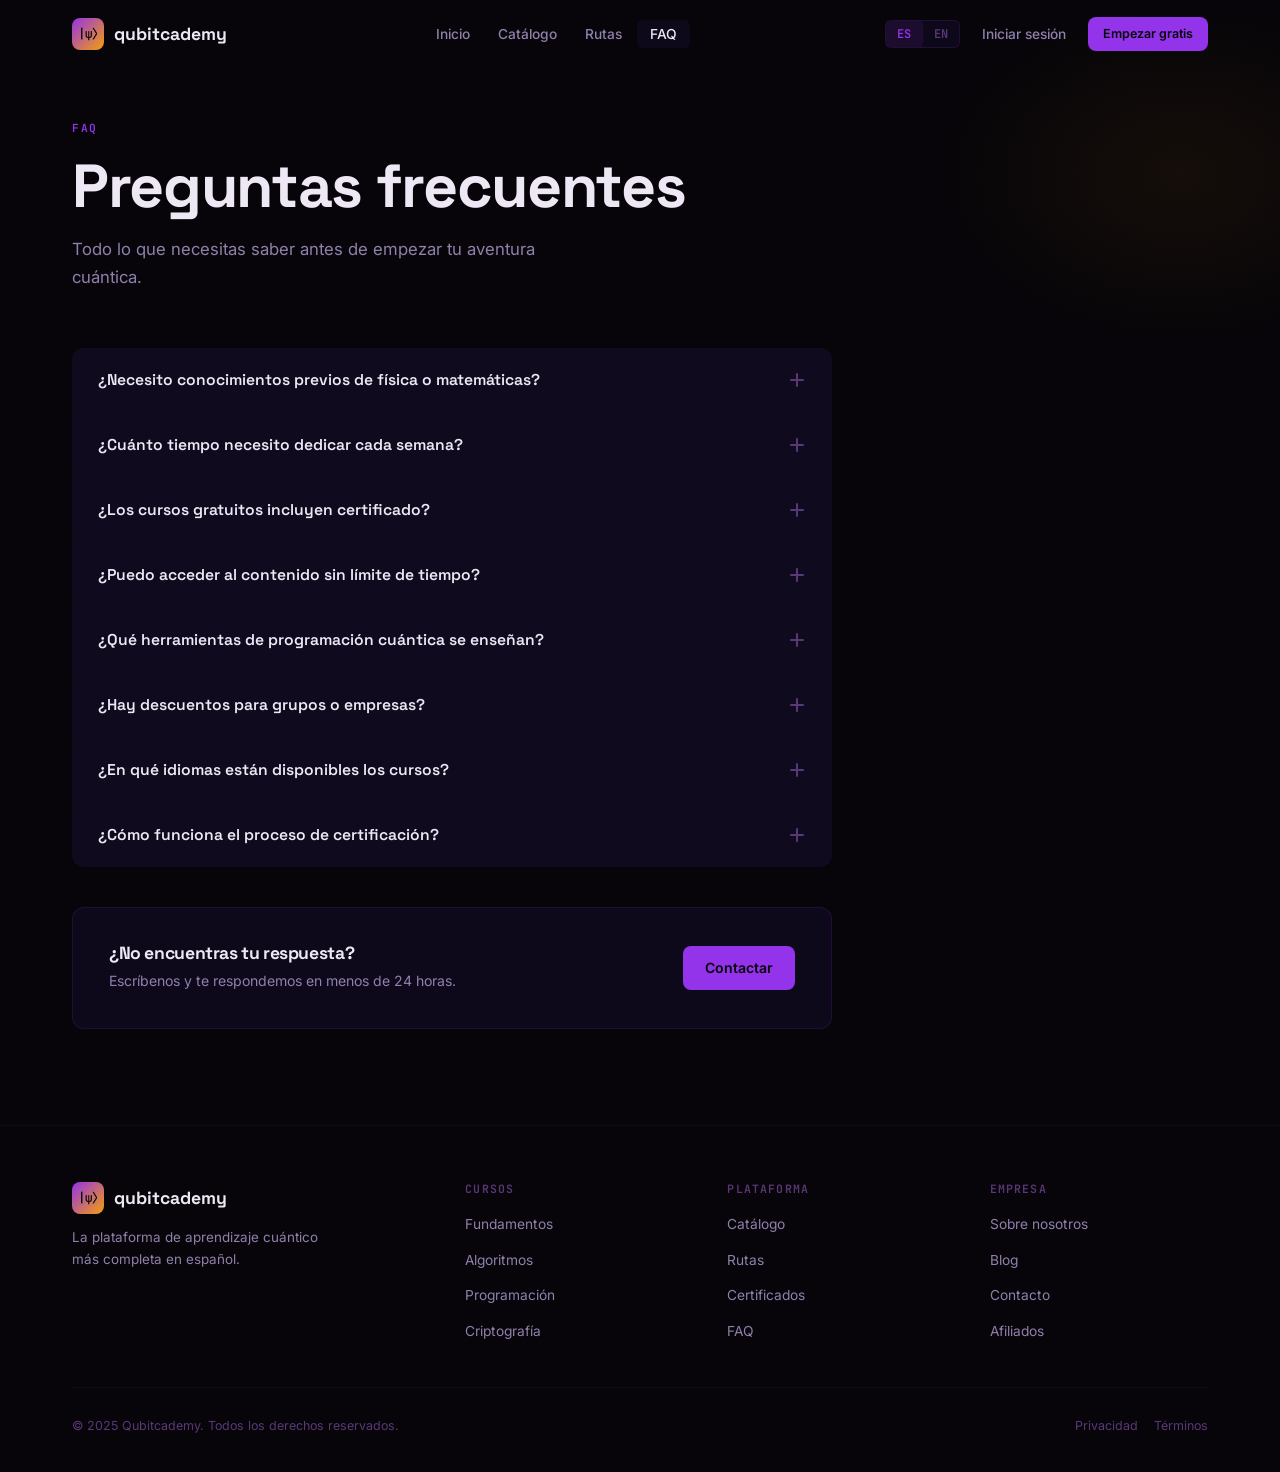
<file: faq.html>
<!DOCTYPE html>
<html lang="es">
<head>
  <meta charset="UTF-8" />
  <meta name="viewport" content="width=device-width, initial-scale=1.0" />
  <meta name="description" content="Preguntas frecuentes sobre Qubitcademy — cursos, certificados, acceso y herramientas." />
  <title>FAQ — Qubitcademy</title>
  <link rel="icon" type="image/svg+xml" href="data:image/svg+xml,<svg xmlns='http://www.w3.org/2000/svg' viewBox='0 0 32 32'><rect width='32' height='32' rx='8' fill='%2300d4ff'/><text x='50%' y='55%' text-anchor='middle' dominant-baseline='middle' font-family='monospace' font-size='14' font-weight='600' fill='%2306060f'>Q</text></svg>" />
  <link rel="stylesheet" href="css/style.css" />
</head>
<body>

<!-- ════════════════════════════ NAV ════════════════════════════ -->
<nav id="nav">
  <div class="container">
    <div class="nav-inner">
      <a href="index.html" class="nav-logo">
        <div class="nav-logo-mark">|ψ⟩</div>
        <span>qubitcademy</span>
      </a>
      <ul class="nav-links">
        <li><a href="index.html" data-i18n="nav.home">Inicio</a></li>
        <li><a href="catalogue.html" data-i18n="nav.catalogue">Catálogo</a></li>
        <li><a href="paths.html" data-i18n="nav.paths">Rutas</a></li>
        <li><a href="faq.html" class="active" data-i18n="nav.faq">FAQ</a></li>
      </ul>
      <div class="nav-right">
        <div class="lang-switcher">
          <button class="lang-btn active" data-lang="es">ES</button>
          <div class="lang-sep"></div>
          <button class="lang-btn" data-lang="en">EN</button>
        </div>
        <a href="#" class="nav-login" data-i18n="nav.login">Iniciar sesión</a>
        <a href="#" class="btn btn-primary btn-sm" data-i18n="nav.cta">Empezar gratis</a>
      </div>
      <button class="nav-toggle" aria-label="Abrir menú" aria-expanded="false">
        <svg width="22" height="22" viewBox="0 0 22 22" fill="none" stroke="currentColor" stroke-width="2">
          <line x1="3" y1="6" x2="19" y2="6"/><line x1="3" y1="11" x2="19" y2="11"/><line x1="3" y1="16" x2="19" y2="16"/>
        </svg>
      </button>
    </div>
  </div>
</nav>
<div class="nav-mobile">
  <a href="index.html" data-i18n="nav.home">Inicio</a>
  <a href="catalogue.html" data-i18n="nav.catalogue">Catálogo</a>
  <a href="paths.html" data-i18n="nav.paths">Rutas</a>
  <a href="faq.html" data-i18n="nav.faq">FAQ</a>
  <div class="nav-mobile-lang">
    <button class="lang-btn active" data-lang="es">ES</button>
    <div class="lang-sep"></div>
    <button class="lang-btn" data-lang="en">EN</button>
  </div>
  <div class="nav-mobile-footer">
    <a href="#" class="btn btn-ghost" data-i18n="nav.login">Iniciar sesión</a>
    <a href="#" class="btn btn-primary" data-i18n="nav.cta">Empezar gratis</a>
  </div>
</div>


<!-- ════════════════════════ PAGE HEADER ═══════════════════════════ -->
<div class="page-header">
  <div class="page-header-bg"></div>
  <div class="container">
    <div class="label" style="margin-bottom:14px;" data-i18n="nav.faq">FAQ</div>
    <h1 data-i18n="fq.h1">Preguntas frecuentes</h1>
    <p data-i18n="fq.p">Todo lo que necesitas saber antes de empezar tu aventura cuántica.</p>
  </div>
</div>


<!-- ═══════════════════════════ FAQ LIST ═══════════════════════════ -->
<div class="container" style="padding-bottom:96px;">
  <div class="faq-wrap">

    <div class="faq-list">

      <!-- Q1 -->
      <div class="faq-item">
        <button class="faq-q">
          <span data-i18n="fq.q1">¿Necesito conocimientos previos de física o matemáticas?</span>
          <svg class="faq-ico" viewBox="0 0 18 18" fill="none" stroke="currentColor" stroke-width="2" stroke-linecap="round">
            <line x1="9" y1="3" x2="9" y2="15"/><line x1="3" y1="9" x2="15" y2="9"/>
          </svg>
        </button>
        <div class="faq-ans">
          <div class="faq-ans-inner" data-i18n="fq.a1">No es necesario. Los cursos del nivel Principiante están diseñados desde cero. Solo necesitas curiosidad y ganas de aprender. Los conceptos matemáticos se introducen de manera progresiva y siempre con contexto cuántico.</div>
        </div>
      </div>

      <!-- Q2 -->
      <div class="faq-item">
        <button class="faq-q">
          <span data-i18n="fq.q2">¿Cuánto tiempo necesito dedicar cada semana?</span>
          <svg class="faq-ico" viewBox="0 0 18 18" fill="none" stroke="currentColor" stroke-width="2" stroke-linecap="round">
            <line x1="9" y1="3" x2="9" y2="15"/><line x1="3" y1="9" x2="15" y2="9"/>
          </svg>
        </button>
        <div class="faq-ans">
          <div class="faq-ans-inner" data-i18n="fq.a2">Depende de la ruta. El Quantum Starter requiere unas 3–4 horas semanales. El Quantum Developer entre 5–7 horas. La ruta Researcher puede requerir hasta 10 horas si deseas profundizar en los ejercicios y proyectos.</div>
        </div>
      </div>

      <!-- Q3 -->
      <div class="faq-item">
        <button class="faq-q">
          <span data-i18n="fq.q3">¿Los cursos gratuitos incluyen certificado?</span>
          <svg class="faq-ico" viewBox="0 0 18 18" fill="none" stroke="currentColor" stroke-width="2" stroke-linecap="round">
            <line x1="9" y1="3" x2="9" y2="15"/><line x1="3" y1="9" x2="15" y2="9"/>
          </svg>
        </button>
        <div class="faq-ans">
          <div class="faq-ans-inner" data-i18n="fq.a3">Los cursos gratuitos incluyen un certificado de finalización básico. Los certificados CPD con acreditación internacional están disponibles para los cursos de pago, al completar el proyecto final con una puntuación mínima del 70 %.</div>
        </div>
      </div>

      <!-- Q4 -->
      <div class="faq-item">
        <button class="faq-q">
          <span data-i18n="fq.q4">¿Puedo acceder al contenido sin límite de tiempo?</span>
          <svg class="faq-ico" viewBox="0 0 18 18" fill="none" stroke="currentColor" stroke-width="2" stroke-linecap="round">
            <line x1="9" y1="3" x2="9" y2="15"/><line x1="3" y1="9" x2="15" y2="9"/>
          </svg>
        </button>
        <div class="faq-ans">
          <div class="faq-ans-inner" data-i18n="fq.a4">Sí. Una vez matriculado en un curso, el acceso es de por vida. Puedes estudiar a tu ritmo, pausar y retomar en cualquier momento. No existen fechas de caducidad.</div>
        </div>
      </div>

      <!-- Q5 -->
      <div class="faq-item">
        <button class="faq-q">
          <span data-i18n="fq.q5">¿Qué herramientas de programación cuántica se enseñan?</span>
          <svg class="faq-ico" viewBox="0 0 18 18" fill="none" stroke="currentColor" stroke-width="2" stroke-linecap="round">
            <line x1="9" y1="3" x2="9" y2="15"/><line x1="3" y1="9" x2="15" y2="9"/>
          </svg>
        </button>
        <div class="faq-ans">
          <div class="faq-ans-inner" data-i18n="fq.a5">Principalmente Qiskit (IBM), PennyLane (Xanadu) y Cirq (Google). También introducimos IBM Quantum Experience para ejecutar circuitos en hardware real sin necesidad de instalación local.</div>
        </div>
      </div>

      <!-- Q6 -->
      <div class="faq-item">
        <button class="faq-q">
          <span data-i18n="fq.q6">¿Hay descuentos para grupos o empresas?</span>
          <svg class="faq-ico" viewBox="0 0 18 18" fill="none" stroke="currentColor" stroke-width="2" stroke-linecap="round">
            <line x1="9" y1="3" x2="9" y2="15"/><line x1="3" y1="9" x2="15" y2="9"/>
          </svg>
        </button>
        <div class="faq-ans">
          <div class="faq-ans-inner" data-i18n="fq.a6">Sí. Ofrecemos licencias corporativas con descuentos desde el 20 % para grupos de 5 o más personas, así como programas de formación personalizados para empresas. Escríbenos para obtener más información.</div>
        </div>
      </div>

      <!-- Q7 -->
      <div class="faq-item">
        <button class="faq-q">
          <span data-i18n="fq.q7">¿En qué idiomas están disponibles los cursos?</span>
          <svg class="faq-ico" viewBox="0 0 18 18" fill="none" stroke="currentColor" stroke-width="2" stroke-linecap="round">
            <line x1="9" y1="3" x2="9" y2="15"/><line x1="3" y1="9" x2="15" y2="9"/>
          </svg>
        </button>
        <div class="faq-ans">
          <div class="faq-ans-inner" data-i18n="fq.a7">Todos los cursos están disponibles en español e inglés. El contenido matemático y los ejercicios de código son idénticos en ambas versiones. Puedes cambiar el idioma en cualquier momento desde el menú superior.</div>
        </div>
      </div>

      <!-- Q8 -->
      <div class="faq-item">
        <button class="faq-q">
          <span data-i18n="fq.q8">¿Cómo funciona el proceso de certificación?</span>
          <svg class="faq-ico" viewBox="0 0 18 18" fill="none" stroke="currentColor" stroke-width="2" stroke-linecap="round">
            <line x1="9" y1="3" x2="9" y2="15"/><line x1="3" y1="9" x2="15" y2="9"/>
          </svg>
        </button>
        <div class="faq-ans">
          <div class="faq-ans-inner" data-i18n="fq.a8">Al completar todos los módulos y superar el proyecto final con un mínimo del 70 %, recibirás un certificado digital verificable. Los certificados CPD incluyen un número de acreditación que cualquier empleador puede verificar en línea.</div>
        </div>
      </div>

    </div><!-- /faq-list -->


    <!-- ── Contact card ──────────────────────────────────────────── -->
    <div class="faq-contact">
      <div>
        <h3 data-i18n="fq.contact.h">¿No encuentras tu respuesta?</h3>
        <p data-i18n="fq.contact.p">Escríbenos y te respondemos en menos de 24 horas.</p>
      </div>
      <a href="mailto:hola@qubitcademy.com" class="btn btn-primary" data-i18n="fq.contact.btn">Contactar</a>
    </div>

  </div><!-- /faq-wrap -->
</div><!-- /container -->


<!-- ══════════════════════════ FOOTER ══════════════════════════════ -->
<footer>
  <div class="container">
    <div class="footer-grid">
      <div class="footer-brand">
        <a href="index.html" class="nav-logo">
          <div class="nav-logo-mark">|ψ⟩</div>
          <span>qubitcademy</span>
        </a>
        <p data-i18n="ft.desc">La plataforma de aprendizaje cuántico más completa en español.</p>
      </div>
      <div class="footer-col">
        <h4 data-i18n="ft.col1">Cursos</h4>
        <ul>
          <li><a href="catalogue.html" data-i18n="ft.1a">Fundamentos</a></li>
          <li><a href="catalogue.html" data-i18n="ft.1b">Algoritmos</a></li>
          <li><a href="catalogue.html" data-i18n="ft.1c">Programación</a></li>
          <li><a href="catalogue.html" data-i18n="ft.1d">Criptografía</a></li>
        </ul>
      </div>
      <div class="footer-col">
        <h4 data-i18n="ft.col2">Plataforma</h4>
        <ul>
          <li><a href="catalogue.html" data-i18n="ft.2a">Catálogo</a></li>
          <li><a href="paths.html" data-i18n="ft.2b">Rutas</a></li>
          <li><a href="#" data-i18n="ft.2c">Certificados</a></li>
          <li><a href="faq.html" data-i18n="ft.2d">FAQ</a></li>
        </ul>
      </div>
      <div class="footer-col">
        <h4 data-i18n="ft.col3">Empresa</h4>
        <ul>
          <li><a href="#" data-i18n="ft.3a">Sobre nosotros</a></li>
          <li><a href="#" data-i18n="ft.3b">Blog</a></li>
          <li><a href="faq.html" data-i18n="ft.3c">Contacto</a></li>
          <li><a href="#" data-i18n="ft.3d">Afiliados</a></li>
        </ul>
      </div>
    </div>
    <div class="footer-bottom">
      <span data-i18n="ft.copy">© 2025 Qubitcademy. Todos los derechos reservados.</span>
      <div style="display:flex;gap:16px;">
        <a href="#">Privacidad</a>
        <a href="#">Términos</a>
      </div>
    </div>
  </div>
</footer>

<script src="js/main.js"></script>
</body>
</html>
</file>
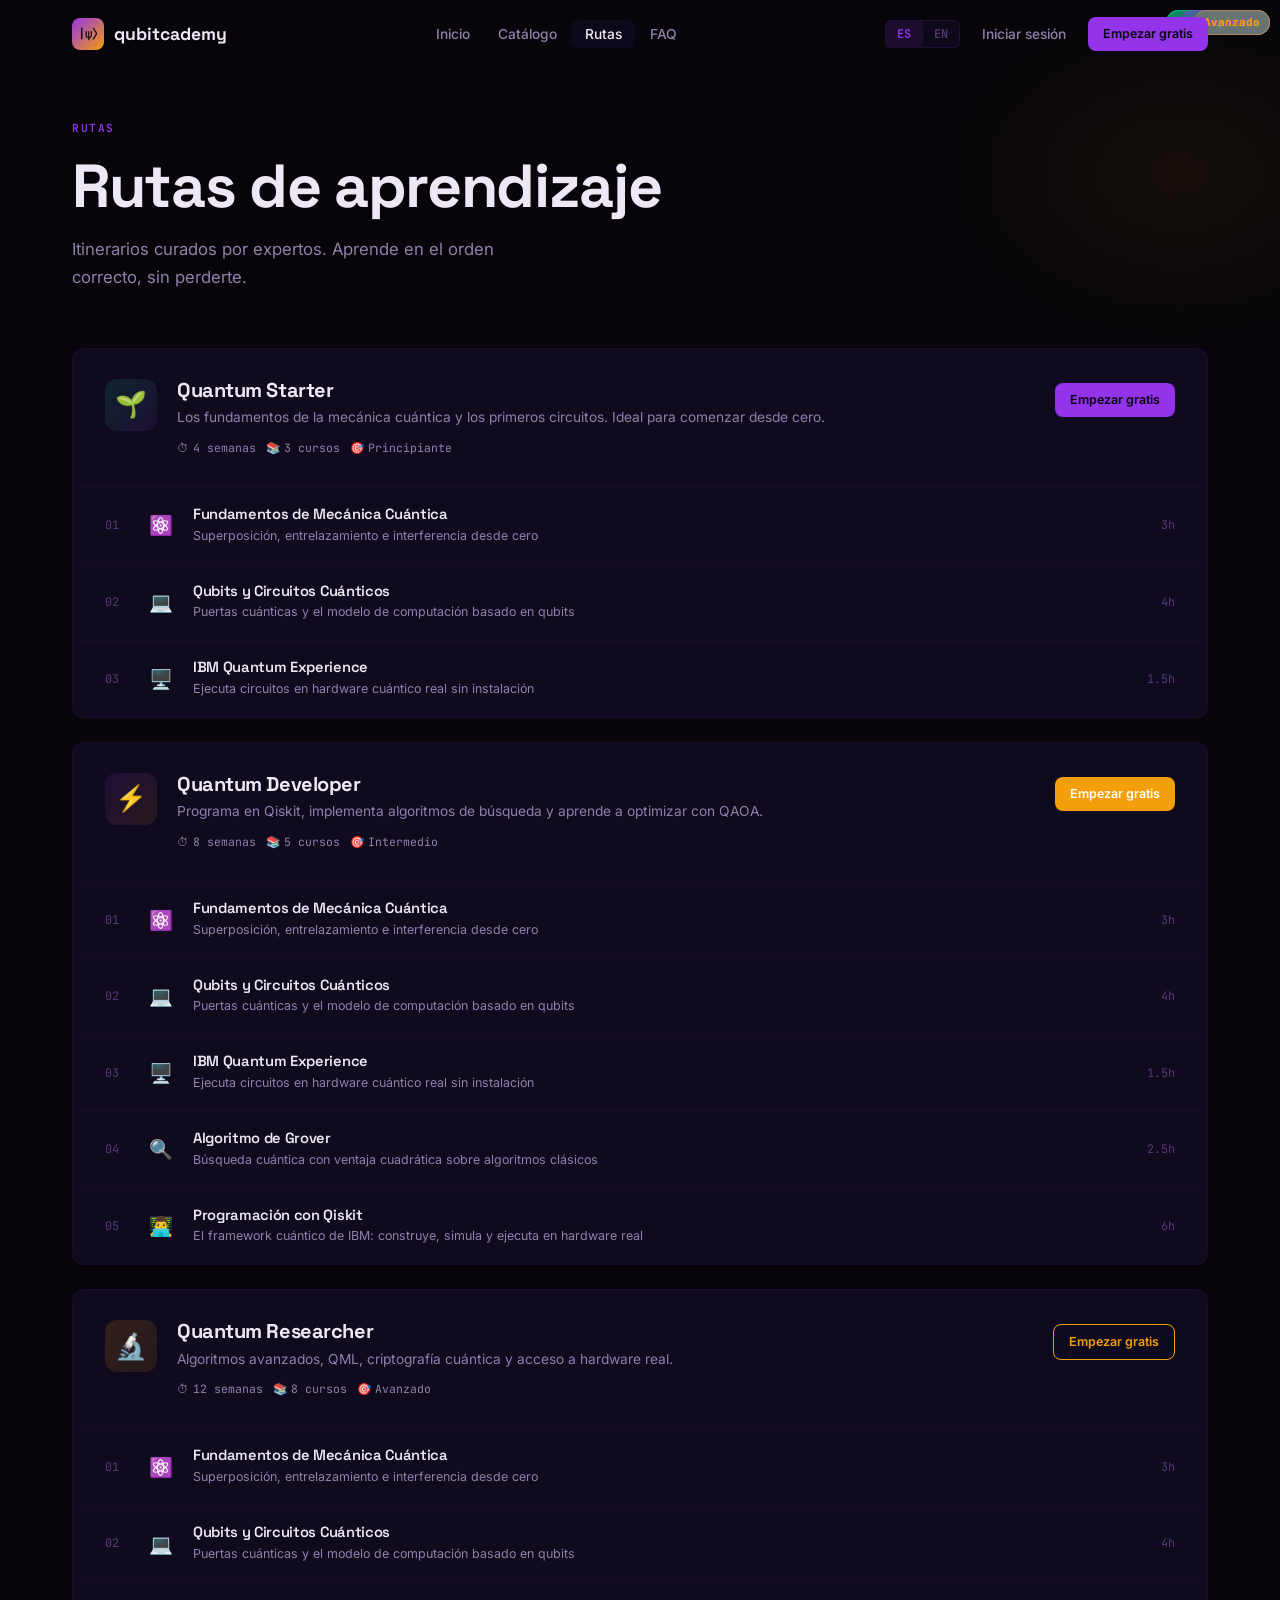
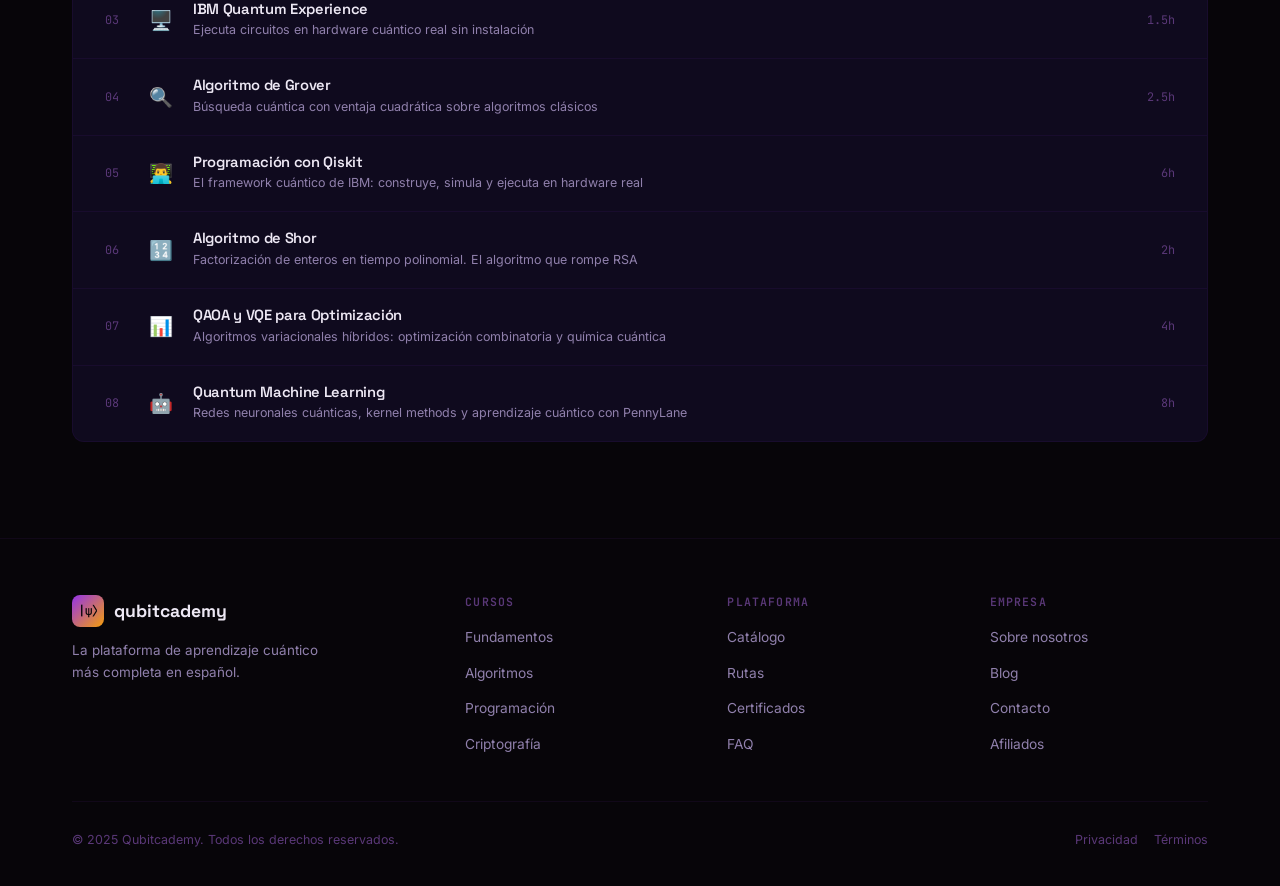
<file: paths.html>
<!DOCTYPE html>
<html lang="es">
<head>
  <meta charset="UTF-8" />
  <meta name="viewport" content="width=device-width, initial-scale=1.0" />
  <meta name="description" content="Rutas de aprendizaje cuántico — Qubitcademy. Itinerarios curados por expertos." />
  <title>Rutas — Qubitcademy</title>
  <link rel="icon" type="image/svg+xml" href="data:image/svg+xml,<svg xmlns='http://www.w3.org/2000/svg' viewBox='0 0 32 32'><rect width='32' height='32' rx='8' fill='%2300d4ff'/><text x='50%' y='55%' text-anchor='middle' dominant-baseline='middle' font-family='monospace' font-size='14' font-weight='600' fill='%2306060f'>Q</text></svg>" />
  <link rel="stylesheet" href="css/style.css" />
</head>
<body>

<!-- ════════════════════════════ NAV ════════════════════════════ -->
<nav id="nav">
  <div class="container">
    <div class="nav-inner">
      <a href="index.html" class="nav-logo">
        <div class="nav-logo-mark">|ψ⟩</div>
        <span>qubitcademy</span>
      </a>
      <ul class="nav-links">
        <li><a href="index.html" data-i18n="nav.home">Inicio</a></li>
        <li><a href="catalogue.html" data-i18n="nav.catalogue">Catálogo</a></li>
        <li><a href="paths.html" class="active" data-i18n="nav.paths">Rutas</a></li>
        <li><a href="faq.html" data-i18n="nav.faq">FAQ</a></li>
      </ul>
      <div class="nav-right">
        <div class="lang-switcher">
          <button class="lang-btn active" data-lang="es">ES</button>
          <div class="lang-sep"></div>
          <button class="lang-btn" data-lang="en">EN</button>
        </div>
        <a href="#" class="nav-login" data-i18n="nav.login">Iniciar sesión</a>
        <a href="#" class="btn btn-primary btn-sm" data-i18n="nav.cta">Empezar gratis</a>
      </div>
      <button class="nav-toggle" aria-label="Abrir menú" aria-expanded="false">
        <svg width="22" height="22" viewBox="0 0 22 22" fill="none" stroke="currentColor" stroke-width="2">
          <line x1="3" y1="6" x2="19" y2="6"/><line x1="3" y1="11" x2="19" y2="11"/><line x1="3" y1="16" x2="19" y2="16"/>
        </svg>
      </button>
    </div>
  </div>
</nav>
<div class="nav-mobile">
  <a href="index.html" data-i18n="nav.home">Inicio</a>
  <a href="catalogue.html" data-i18n="nav.catalogue">Catálogo</a>
  <a href="paths.html" data-i18n="nav.paths">Rutas</a>
  <a href="faq.html" data-i18n="nav.faq">FAQ</a>
  <div class="nav-mobile-lang">
    <button class="lang-btn active" data-lang="es">ES</button>
    <div class="lang-sep"></div>
    <button class="lang-btn" data-lang="en">EN</button>
  </div>
  <div class="nav-mobile-footer">
    <a href="#" class="btn btn-ghost" data-i18n="nav.login">Iniciar sesión</a>
    <a href="#" class="btn btn-primary" data-i18n="nav.cta">Empezar gratis</a>
  </div>
</div>


<!-- ════════════════════════ PAGE HEADER ═══════════════════════════ -->
<div class="page-header">
  <div class="page-header-bg"></div>
  <div class="container">
    <div class="label" style="margin-bottom:14px;" data-i18n="nav.paths">Rutas</div>
    <h1 data-i18n="pt.h1">Rutas de aprendizaje</h1>
    <p data-i18n="pt.p">Itinerarios curados por expertos. Aprende en el orden correcto, sin perderte.</p>
  </div>
</div>


<!-- ══════════════════════════ PATH CARDS ══════════════════════════ -->
<div class="container" style="padding-bottom:96px;">

  <!-- ── PATH 1: Quantum Starter ─────────────────────────────────── -->
  <div class="path-card">
    <div class="path-card-head">
      <div class="path-card-icon pci-start">🌱</div>
      <div class="path-card-title" style="flex:1;">
        <h2 data-i18n="paths.p1h">Quantum Starter</h2>
        <p data-i18n="paths.p1p">Los fundamentos de la mecánica cuántica y los primeros circuitos. Ideal para comenzar desde cero.</p>
        <div class="path-chips">
          <span class="pchip">⏱ <span data-i18n="paths.p1d">4 semanas</span></span>
          <span class="pchip">📚 <span data-i18n="paths.p1c">3 cursos</span></span>
          <span class="pchip">🎯 <span data-i18n="lvl.b">Principiante</span></span>
        </div>
      </div>
      <a href="catalogue.html" class="btn btn-primary btn-sm" style="flex-shrink:0;margin-top:4px;" data-i18n="nav.cta">Empezar gratis</a>
    </div>
    <ul class="path-modules">
      <li class="path-mod">
        <span class="mod-num">01</span>
        <span class="mod-emoji">⚛️</span>
        <div class="mod-info">
          <h4>Fundamentos de Mecánica Cuántica</h4>
          <p>Superposición, entrelazamiento e interferencia desde cero</p>
        </div>
        <div class="mod-right">
          <span class="mod-dur">3h</span>
          <span class="lvl-badge lvl-b" data-i18n="lvl.b">Principiante</span>
        </div>
      </li>
      <li class="path-mod">
        <span class="mod-num">02</span>
        <span class="mod-emoji">💻</span>
        <div class="mod-info">
          <h4>Qubits y Circuitos Cuánticos</h4>
          <p>Puertas cuánticas y el modelo de computación basado en qubits</p>
        </div>
        <div class="mod-right">
          <span class="mod-dur">4h</span>
          <span class="lvl-badge lvl-b" data-i18n="lvl.b">Principiante</span>
        </div>
      </li>
      <li class="path-mod">
        <span class="mod-num">03</span>
        <span class="mod-emoji">🖥️</span>
        <div class="mod-info">
          <h4>IBM Quantum Experience</h4>
          <p>Ejecuta circuitos en hardware cuántico real sin instalación</p>
        </div>
        <div class="mod-right">
          <span class="mod-dur">1.5h</span>
          <span class="lvl-badge lvl-b" data-i18n="lvl.b">Principiante</span>
        </div>
      </li>
    </ul>
  </div>


  <!-- ── PATH 2: Quantum Developer ───────────────────────────────── -->
  <div class="path-card">
    <div class="path-card-head">
      <div class="path-card-icon pci-dev">⚡</div>
      <div class="path-card-title" style="flex:1;">
        <h2 data-i18n="paths.p2h">Quantum Developer</h2>
        <p data-i18n="paths.p2p">Programa en Qiskit, implementa algoritmos de búsqueda y aprende a optimizar con QAOA.</p>
        <div class="path-chips">
          <span class="pchip">⏱ <span data-i18n="paths.p2d">8 semanas</span></span>
          <span class="pchip">📚 <span data-i18n="paths.p2c">5 cursos</span></span>
          <span class="pchip">🎯 <span data-i18n="lvl.i">Intermedio</span></span>
        </div>
      </div>
      <a href="catalogue.html" class="btn btn-violet btn-sm" style="flex-shrink:0;margin-top:4px;" data-i18n="nav.cta">Empezar gratis</a>
    </div>
    <ul class="path-modules">
      <li class="path-mod">
        <span class="mod-num">01</span>
        <span class="mod-emoji">⚛️</span>
        <div class="mod-info">
          <h4>Fundamentos de Mecánica Cuántica</h4>
          <p>Superposición, entrelazamiento e interferencia desde cero</p>
        </div>
        <div class="mod-right">
          <span class="mod-dur">3h</span>
          <span class="lvl-badge lvl-b" data-i18n="lvl.b">Principiante</span>
        </div>
      </li>
      <li class="path-mod">
        <span class="mod-num">02</span>
        <span class="mod-emoji">💻</span>
        <div class="mod-info">
          <h4>Qubits y Circuitos Cuánticos</h4>
          <p>Puertas cuánticas y el modelo de computación basado en qubits</p>
        </div>
        <div class="mod-right">
          <span class="mod-dur">4h</span>
          <span class="lvl-badge lvl-b" data-i18n="lvl.b">Principiante</span>
        </div>
      </li>
      <li class="path-mod">
        <span class="mod-num">03</span>
        <span class="mod-emoji">🖥️</span>
        <div class="mod-info">
          <h4>IBM Quantum Experience</h4>
          <p>Ejecuta circuitos en hardware cuántico real sin instalación</p>
        </div>
        <div class="mod-right">
          <span class="mod-dur">1.5h</span>
          <span class="lvl-badge lvl-b" data-i18n="lvl.b">Principiante</span>
        </div>
      </li>
      <li class="path-mod">
        <span class="mod-num">04</span>
        <span class="mod-emoji">🔍</span>
        <div class="mod-info">
          <h4>Algoritmo de Grover</h4>
          <p>Búsqueda cuántica con ventaja cuadrática sobre algoritmos clásicos</p>
        </div>
        <div class="mod-right">
          <span class="mod-dur">2.5h</span>
          <span class="lvl-badge lvl-i" data-i18n="lvl.i">Intermedio</span>
        </div>
      </li>
      <li class="path-mod">
        <span class="mod-num">05</span>
        <span class="mod-emoji">👨‍💻</span>
        <div class="mod-info">
          <h4>Programación con Qiskit</h4>
          <p>El framework cuántico de IBM: construye, simula y ejecuta en hardware real</p>
        </div>
        <div class="mod-right">
          <span class="mod-dur">6h</span>
          <span class="lvl-badge lvl-i" data-i18n="lvl.i">Intermedio</span>
        </div>
      </li>
    </ul>
  </div>


  <!-- ── PATH 3: Quantum Researcher ──────────────────────────────── -->
  <div class="path-card" style="margin-bottom:0;">
    <div class="path-card-head">
      <div class="path-card-icon pci-res">🔬</div>
      <div class="path-card-title" style="flex:1;">
        <h2 data-i18n="paths.p3h">Quantum Researcher</h2>
        <p data-i18n="paths.p3p">Algoritmos avanzados, QML, criptografía cuántica y acceso a hardware real.</p>
        <div class="path-chips">
          <span class="pchip">⏱ <span data-i18n="paths.p3d">12 semanas</span></span>
          <span class="pchip">📚 <span data-i18n="paths.p3c">8 cursos</span></span>
          <span class="pchip">🎯 <span data-i18n="lvl.a">Avanzado</span></span>
        </div>
      </div>
      <a href="catalogue.html" class="btn btn-ghost btn-sm" style="flex-shrink:0;margin-top:4px;border-color:var(--violet);color:var(--violet);" data-i18n="nav.cta">Empezar gratis</a>
    </div>
    <ul class="path-modules">
      <li class="path-mod">
        <span class="mod-num">01</span>
        <span class="mod-emoji">⚛️</span>
        <div class="mod-info">
          <h4>Fundamentos de Mecánica Cuántica</h4>
          <p>Superposición, entrelazamiento e interferencia desde cero</p>
        </div>
        <div class="mod-right">
          <span class="mod-dur">3h</span>
          <span class="lvl-badge lvl-b" data-i18n="lvl.b">Principiante</span>
        </div>
      </li>
      <li class="path-mod">
        <span class="mod-num">02</span>
        <span class="mod-emoji">💻</span>
        <div class="mod-info">
          <h4>Qubits y Circuitos Cuánticos</h4>
          <p>Puertas cuánticas y el modelo de computación basado en qubits</p>
        </div>
        <div class="mod-right">
          <span class="mod-dur">4h</span>
          <span class="lvl-badge lvl-b" data-i18n="lvl.b">Principiante</span>
        </div>
      </li>
      <li class="path-mod">
        <span class="mod-num">03</span>
        <span class="mod-emoji">🖥️</span>
        <div class="mod-info">
          <h4>IBM Quantum Experience</h4>
          <p>Ejecuta circuitos en hardware cuántico real sin instalación</p>
        </div>
        <div class="mod-right">
          <span class="mod-dur">1.5h</span>
          <span class="lvl-badge lvl-b" data-i18n="lvl.b">Principiante</span>
        </div>
      </li>
      <li class="path-mod">
        <span class="mod-num">04</span>
        <span class="mod-emoji">🔍</span>
        <div class="mod-info">
          <h4>Algoritmo de Grover</h4>
          <p>Búsqueda cuántica con ventaja cuadrática sobre algoritmos clásicos</p>
        </div>
        <div class="mod-right">
          <span class="mod-dur">2.5h</span>
          <span class="lvl-badge lvl-i" data-i18n="lvl.i">Intermedio</span>
        </div>
      </li>
      <li class="path-mod">
        <span class="mod-num">05</span>
        <span class="mod-emoji">👨‍💻</span>
        <div class="mod-info">
          <h4>Programación con Qiskit</h4>
          <p>El framework cuántico de IBM: construye, simula y ejecuta en hardware real</p>
        </div>
        <div class="mod-right">
          <span class="mod-dur">6h</span>
          <span class="lvl-badge lvl-i" data-i18n="lvl.i">Intermedio</span>
        </div>
      </li>
      <li class="path-mod">
        <span class="mod-num">06</span>
        <span class="mod-emoji">🔢</span>
        <div class="mod-info">
          <h4>Algoritmo de Shor</h4>
          <p>Factorización de enteros en tiempo polinomial. El algoritmo que rompe RSA</p>
        </div>
        <div class="mod-right">
          <span class="mod-dur">2h</span>
          <span class="lvl-badge lvl-i" data-i18n="lvl.i">Intermedio</span>
        </div>
      </li>
      <li class="path-mod">
        <span class="mod-num">07</span>
        <span class="mod-emoji">📊</span>
        <div class="mod-info">
          <h4>QAOA y VQE para Optimización</h4>
          <p>Algoritmos variacionales híbridos: optimización combinatoria y química cuántica</p>
        </div>
        <div class="mod-right">
          <span class="mod-dur">4h</span>
          <span class="lvl-badge lvl-a" data-i18n="lvl.a">Avanzado</span>
        </div>
      </li>
      <li class="path-mod">
        <span class="mod-num">08</span>
        <span class="mod-emoji">🤖</span>
        <div class="mod-info">
          <h4>Quantum Machine Learning</h4>
          <p>Redes neuronales cuánticas, kernel methods y aprendizaje cuántico con PennyLane</p>
        </div>
        <div class="mod-right">
          <span class="mod-dur">8h</span>
          <span class="lvl-badge lvl-a" data-i18n="lvl.a">Avanzado</span>
        </div>
      </li>
    </ul>
  </div>

</div><!-- /container -->


<!-- ══════════════════════════ FOOTER ══════════════════════════════ -->
<footer>
  <div class="container">
    <div class="footer-grid">
      <div class="footer-brand">
        <a href="index.html" class="nav-logo">
          <div class="nav-logo-mark">|ψ⟩</div>
          <span>qubitcademy</span>
        </a>
        <p data-i18n="ft.desc">La plataforma de aprendizaje cuántico más completa en español.</p>
      </div>
      <div class="footer-col">
        <h4 data-i18n="ft.col1">Cursos</h4>
        <ul>
          <li><a href="catalogue.html" data-i18n="ft.1a">Fundamentos</a></li>
          <li><a href="catalogue.html" data-i18n="ft.1b">Algoritmos</a></li>
          <li><a href="catalogue.html" data-i18n="ft.1c">Programación</a></li>
          <li><a href="catalogue.html" data-i18n="ft.1d">Criptografía</a></li>
        </ul>
      </div>
      <div class="footer-col">
        <h4 data-i18n="ft.col2">Plataforma</h4>
        <ul>
          <li><a href="catalogue.html" data-i18n="ft.2a">Catálogo</a></li>
          <li><a href="paths.html" data-i18n="ft.2b">Rutas</a></li>
          <li><a href="#" data-i18n="ft.2c">Certificados</a></li>
          <li><a href="faq.html" data-i18n="ft.2d">FAQ</a></li>
        </ul>
      </div>
      <div class="footer-col">
        <h4 data-i18n="ft.col3">Empresa</h4>
        <ul>
          <li><a href="#" data-i18n="ft.3a">Sobre nosotros</a></li>
          <li><a href="#" data-i18n="ft.3b">Blog</a></li>
          <li><a href="faq.html" data-i18n="ft.3c">Contacto</a></li>
          <li><a href="#" data-i18n="ft.3d">Afiliados</a></li>
        </ul>
      </div>
    </div>
    <div class="footer-bottom">
      <span data-i18n="ft.copy">© 2025 Qubitcademy. Todos los derechos reservados.</span>
      <div style="display:flex;gap:16px;">
        <a href="#">Privacidad</a>
        <a href="#">Términos</a>
      </div>
    </div>
  </div>
</footer>

<script src="js/main.js"></script>
</body>
</html>
</file>
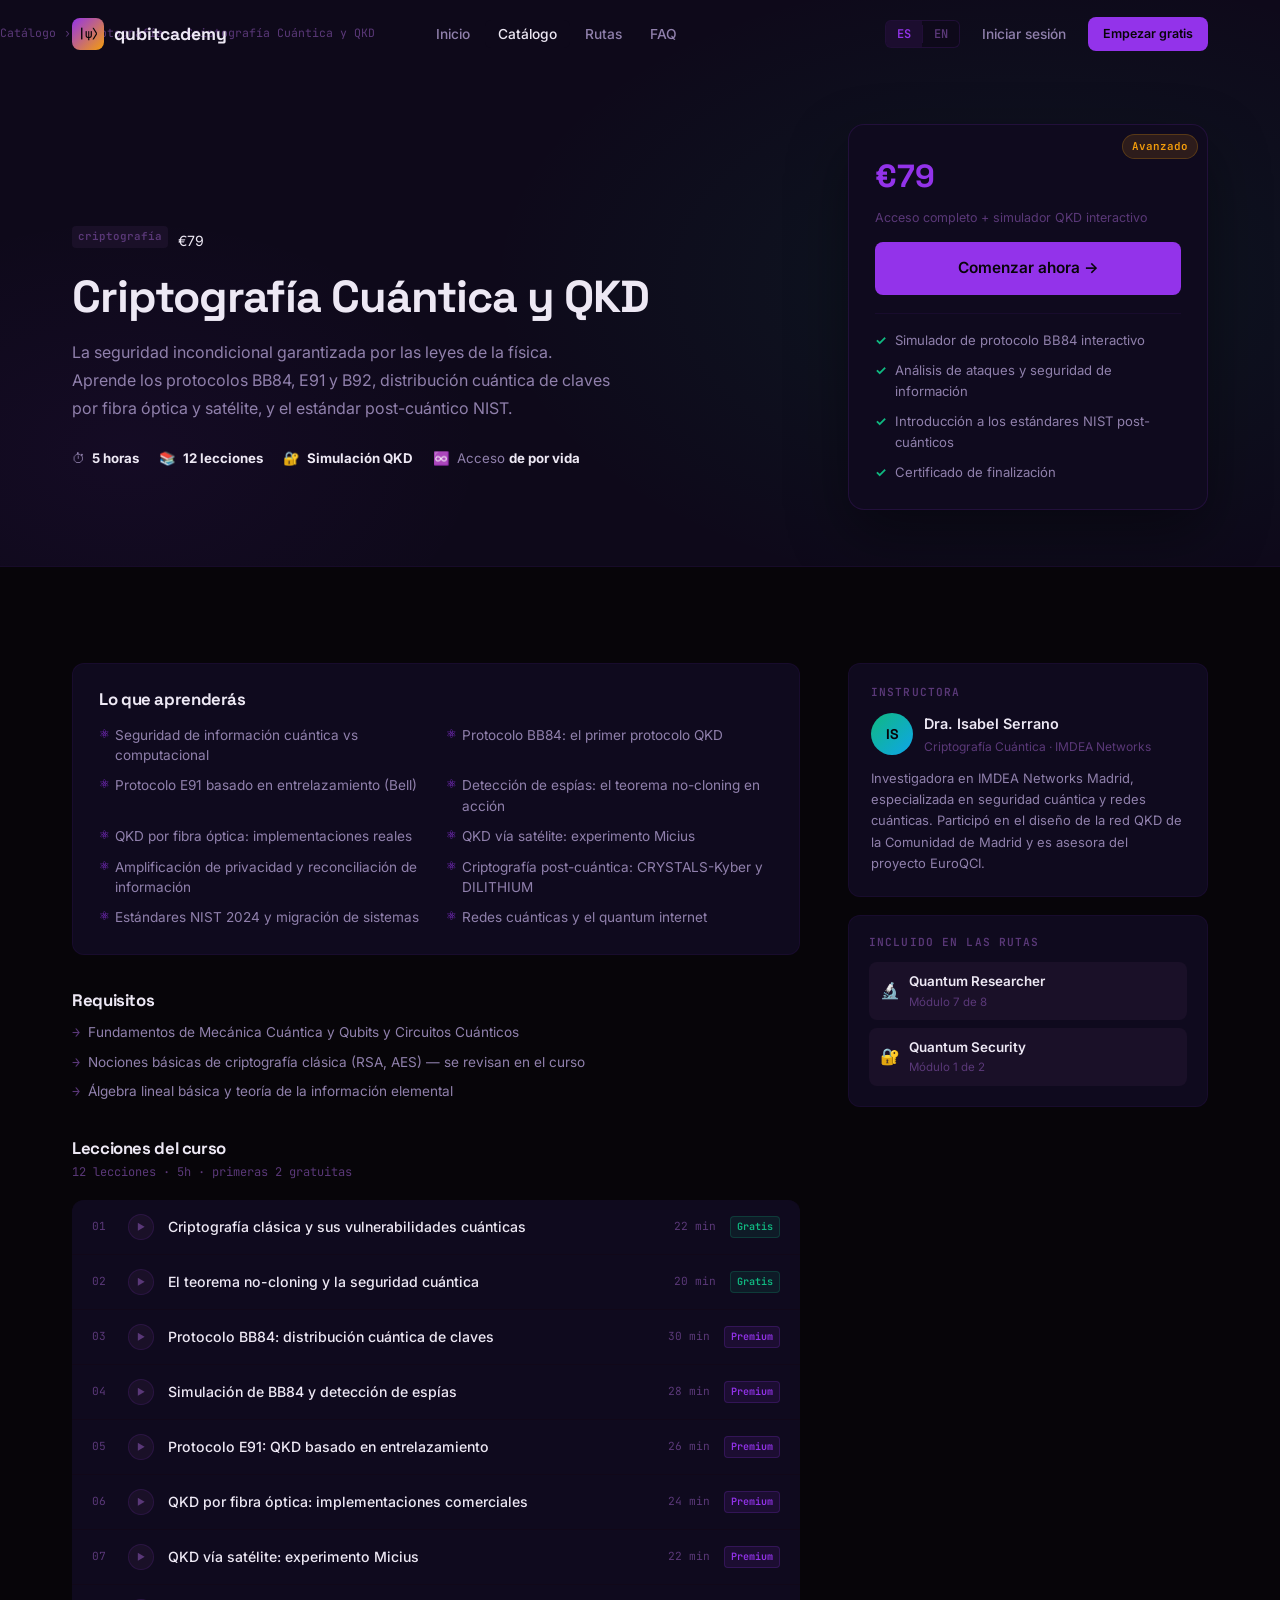
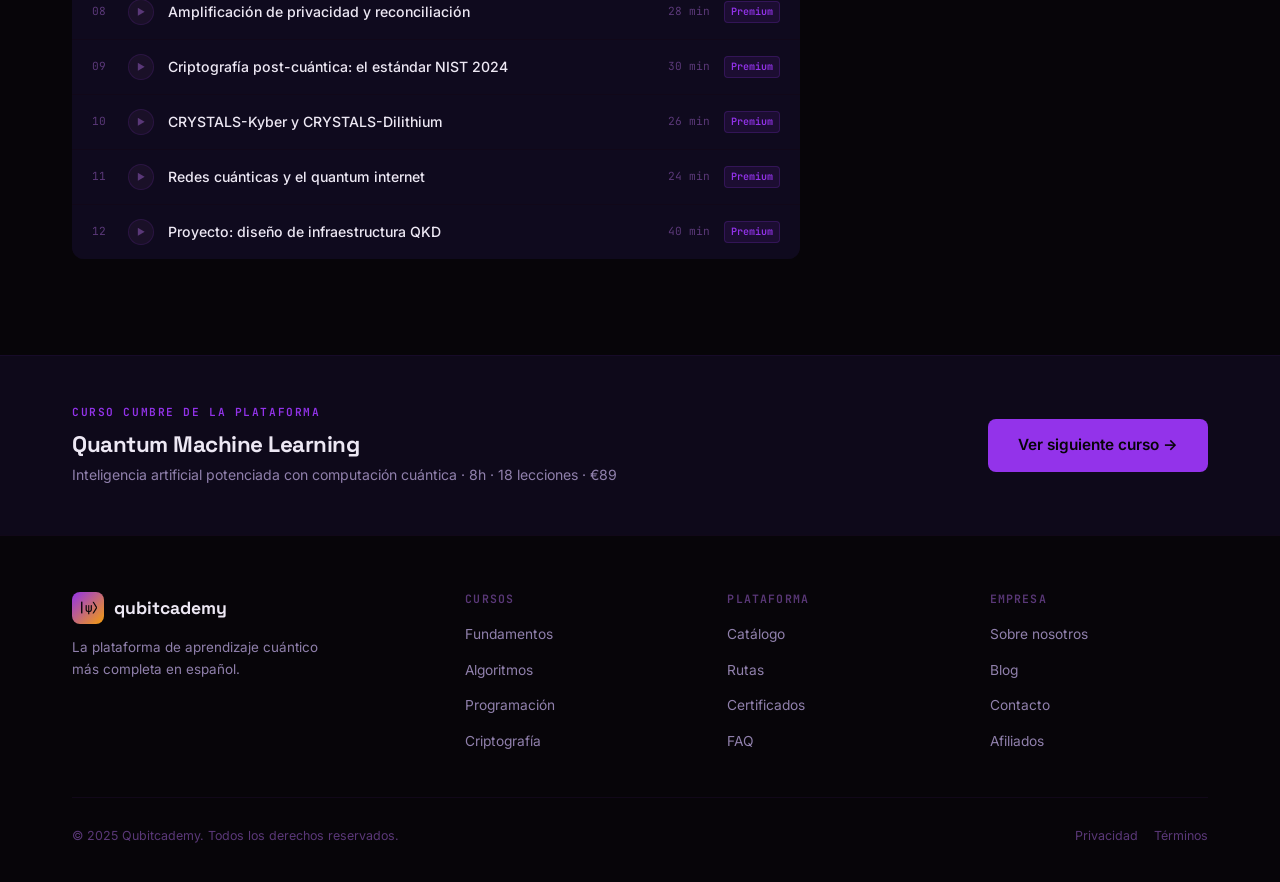
<file: courses/criptografia.html>
<!DOCTYPE html><html lang="es"><head>
  <meta charset="UTF-8"/><meta name="viewport" content="width=device-width,initial-scale=1.0"/>
  <title>Criptografía Cuántica y QKD — Qubitcademy</title>
  <link rel="icon" type="image/svg+xml" href="data:image/svg+xml,<svg xmlns='http://www.w3.org/2000/svg' viewBox='0 0 32 32'><rect width='32' height='32' rx='8' fill='%239333ea'/><text x='50%' y='55%' text-anchor='middle' dominant-baseline='middle' font-family='monospace' font-size='14' font-weight='600' fill='%23fff'>Q</text></svg>"/>
  <link rel="stylesheet" href="../css/style.css"/>
  <style>
    .ch{padding:calc(var(--nav-h) + 56px) 0 56px;position:relative;background:var(--bg-2);border-bottom:1px solid var(--border);overflow-x:hidden}
    .ch-bg{position:absolute;inset:0;background:radial-gradient(ellipse 60% 80% at 80% 50%,rgba(16,185,129,.08) 0%,transparent 70%),radial-gradient(ellipse 40% 60% at 10% 80%,rgba(147,51,234,.05) 0%,transparent 70%);pointer-events:none}
    .chi{display:grid;grid-template-columns:1fr 360px;gap:48px;align-items:end;position:relative;z-index:1}
    .cht{padding-bottom:40px}.bc{display:flex;align-items:center;gap:8px;font-family:var(--font-m);font-size:.72rem;color:var(--text-3);margin-bottom:20px}
    .bc a{color:var(--text-3);transition:color .18s}.bc a:hover{color:var(--cyan)}
    .chi h1{font-size:clamp(1.8rem,4vw,2.8rem);margin-bottom:16px}
    .chi-d{font-size:1rem;color:var(--text-2);max-width:540px;line-height:1.75;margin-bottom:26px}
    .chs{display:flex;gap:20px;flex-wrap:wrap}.cs{display:flex;align-items:center;gap:7px;font-size:.83rem;color:var(--text-2)}.cs strong{color:var(--text)}
    .ec{background:var(--bg-card);border:1px solid var(--border-md);border-radius:16px;padding:26px;box-shadow:0 24px 60px rgba(0,0,0,.4)}
    .ep{font-family:var(--font-h);font-size:2rem;font-weight:700;color:var(--cyan);margin-bottom:6px}
    .ec .btn{width:100%;justify-content:center;margin-bottom:12px}
    .el{list-style:none;border-top:1px solid var(--border);padding-top:16px;margin-top:6px;display:flex;flex-direction:column;gap:9px}
    .el li{font-size:.82rem;color:var(--text-2);display:flex;gap:8px}.el li::before{content:'✓';color:var(--green);font-weight:700;flex-shrink:0}
    .cb{display:grid;grid-template-columns:1fr 360px;gap:48px;padding:96px 0 96px;align-items:start}
    .csb{position:sticky;top:calc(var(--nav-h) + 20px)}
    .lb{background:var(--bg-card);border:1px solid var(--border);border-radius:var(--r);padding:26px;margin-bottom:36px}
    .lb h2{font-size:1.05rem;margin-bottom:16px}
    .lg{display:grid;grid-template-columns:1fr 1fr;gap:10px 20px;list-style:none}
    .lg li{font-size:.85rem;color:var(--text-2);padding-left:16px;position:relative;line-height:1.5}
    .lg li::before{content:'⚛';position:absolute;left:0;color:var(--cyan);font-size:.75rem}
    .rb{margin-bottom:36px}.rb h2{font-size:1.05rem;margin-bottom:12px}
    .rl{list-style:none;display:flex;flex-direction:column;gap:8px}
    .rl li{font-size:.85rem;color:var(--text-2);padding-left:16px;position:relative}
    .rl li::before{content:'→';position:absolute;left:0;color:var(--text-3);font-family:var(--font-m)}
    .lw h2{font-size:1.05rem;margin-bottom:5px}
    .lm{font-family:var(--font-m);font-size:.75rem;color:var(--text-3);margin-bottom:18px}
    .ll{list-style:none;background:var(--border);border-radius:var(--r);overflow:hidden;display:flex;flex-direction:column;gap:1px}
    .lr{background:var(--bg-card);display:flex;align-items:center;gap:14px;padding:14px 20px;transition:background .18s;cursor:pointer;text-decoration:none;color:inherit}
    .lr:hover{background:var(--bg-3)}.ln{font-family:var(--font-m);font-size:.7rem;color:var(--text-3);width:22px;flex-shrink:0}
    .lp{width:26px;height:26px;border-radius:50%;background:var(--bg-3);border:1px solid var(--border-md);display:flex;align-items:center;justify-content:center;font-size:.55rem;color:var(--text-3);flex-shrink:0;transition:all .18s}
    .lr:hover .lp{background:var(--cyan-dim);border-color:rgba(147,51,234,.3);color:var(--cyan)}
    .lt{flex:1;font-size:.88rem;font-weight:500}.ld{font-family:var(--font-m);font-size:.7rem;color:var(--text-3);white-space:nowrap}
    .ft{font-family:var(--font-m);font-size:.63rem;font-weight:600;color:var(--green);background:rgba(16,185,129,.1);border:1px solid rgba(16,185,129,.2);border-radius:4px;padding:2px 6px}
    .ft-p{font-family:var(--font-m);font-size:.63rem;font-weight:600;color:var(--cyan);background:rgba(147,51,234,.1);border:1px solid rgba(147,51,234,.2);border-radius:4px;padding:2px 6px}
    .ic{background:var(--bg-card);border:1px solid var(--border);border-radius:var(--r);padding:22px;margin-bottom:18px}
    .ic h3{font-family:var(--font-m);font-size:.7rem;font-weight:600;letter-spacing:.1em;text-transform:uppercase;color:var(--text-3);margin-bottom:14px}
    .ir{display:flex;align-items:center;gap:11px;margin-bottom:11px}
    .iav{width:42px;height:42px;border-radius:50%;flex-shrink:0;background:linear-gradient(135deg,#10b981,#0ea5e9);display:flex;align-items:center;justify-content:center;font-family:var(--font-h);font-size:.88rem;font-weight:700;color:var(--bg)}
    .in{font-size:.9rem;font-weight:600}.it{font-size:.75rem;color:var(--text-3);margin-top:2px}
    .ib{font-size:.81rem;color:var(--text-2);line-height:1.65}
    .nb{background:var(--bg-2);border-top:1px solid var(--border);padding:48px 0}
    @media(max-width:960px){.chi,.cb{grid-template-columns:1fr}.ec{margin-top:28px}.csb{position:static}.lg{grid-template-columns:1fr}}
  </style>
</head>
<body>
<nav id="nav"><div class="container"><div class="nav-inner"><a href="../index.html" class="nav-logo"><div class="nav-logo-mark">|ψ⟩</div><span>qubitcademy</span></a><ul class="nav-links"><li><a href="../index.html" data-i18n="nav.home">Inicio</a></li><li><a href="../catalogue.html" class="active" data-i18n="nav.catalogue">Catálogo</a></li><li><a href="../paths.html" data-i18n="nav.paths">Rutas</a></li><li><a href="../faq.html" data-i18n="nav.faq">FAQ</a></li></ul><div class="nav-right"><div class="lang-switcher"><button class="lang-btn active" data-lang="es">ES</button><div class="lang-sep"></div><button class="lang-btn" data-lang="en">EN</button></div><a href="#" class="nav-login" data-i18n="nav.login">Iniciar sesión</a><a href="#" class="btn btn-primary btn-sm" data-i18n="nav.cta">Empezar gratis</a></div><button class="nav-toggle" aria-label="Abrir menú"><svg width="22" height="22" viewBox="0 0 22 22" fill="none" stroke="currentColor" stroke-width="2"><line x1="3" y1="6" x2="19" y2="6"/><line x1="3" y1="11" x2="19" y2="11"/><line x1="3" y1="16" x2="19" y2="16"/></svg></button></div></div></nav>
<div class="nav-mobile"><a href="../index.html" data-i18n="nav.home">Inicio</a><a href="../catalogue.html" data-i18n="nav.catalogue">Catálogo</a><a href="../paths.html" data-i18n="nav.paths">Rutas</a><a href="../faq.html" data-i18n="nav.faq">FAQ</a><div class="nav-mobile-lang"><button class="lang-btn active" data-lang="es">ES</button><div class="lang-sep"></div><button class="lang-btn" data-lang="en">EN</button></div><div class="nav-mobile-footer"><a href="#" class="btn btn-ghost" data-i18n="nav.login">Iniciar sesión</a><a href="#" class="btn btn-primary" data-i18n="nav.cta">Empezar gratis</a></div></div>

<div class="ch"><div class="ch-bg"></div><div class="container"><div class="chi">
  <div class="cht">
    <nav class="bc"><a href="../catalogue.html">Catálogo</a><span>›</span><span>Criptografía</span><span>›</span><span>Criptografía Cuántica y QKD</span></nav>
    <div style="display:flex;align-items:center;gap:10px;flex-wrap:wrap;margin-bottom:16px;"><span class="lvl-badge lvl-a">Avanzado</span><span class="ctag">criptografía</span><span class="cprice" style="font-size:.88rem;">€79</span></div>
    <h1>Criptografía Cuántica y QKD</h1>
    <p class="chi-d">La seguridad incondicional garantizada por las leyes de la física. Aprende los protocolos BB84, E91 y B92, distribución cuántica de claves por fibra óptica y satélite, y el estándar post-cuántico NIST.</p>
    <div class="chs"><div class="cs"><span>⏱</span><span><strong>5 horas</strong></span></div><div class="cs"><span>📚</span><span><strong>12 lecciones</strong></span></div><div class="cs"><span>🔐</span><span><strong>Simulación QKD</strong></span></div><div class="cs"><span>♾️</span><span>Acceso <strong>de por vida</strong></span></div></div>
  </div>
  <div><div class="ec"><div class="ep">€79</div><p style="font-size:.78rem;color:var(--text-3);margin-bottom:14px;">Acceso completo + simulador QKD interactivo</p><a href="#lessons" class="btn btn-primary btn-lg">Comenzar ahora →</a><ul class="el"><li>Simulador de protocolo BB84 interactivo</li><li>Análisis de ataques y seguridad de información</li><li>Introducción a los estándares NIST post-cuánticos</li><li>Certificado de finalización</li></ul></div></div>
</div></div></div>

<div class="container"><div class="cb">
  <div>
    <div class="lb"><h2>Lo que aprenderás</h2><ul class="lg">
      <li>Seguridad de información cuántica vs computacional</li><li>Protocolo BB84: el primer protocolo QKD</li>
      <li>Protocolo E91 basado en entrelazamiento (Bell)</li><li>Detección de espías: el teorema no-cloning en acción</li>
      <li>QKD por fibra óptica: implementaciones reales</li><li>QKD vía satélite: experimento Micius</li>
      <li>Amplificación de privacidad y reconciliación de información</li><li>Criptografía post-cuántica: CRYSTALS-Kyber y DILITHIUM</li>
      <li>Estándares NIST 2024 y migración de sistemas</li><li>Redes cuánticas y el quantum internet</li>
    </ul></div>
    <div class="rb"><h2>Requisitos</h2><ul class="rl">
      <li>Fundamentos de Mecánica Cuántica y Qubits y Circuitos Cuánticos</li>
      <li>Nociones básicas de criptografía clásica (RSA, AES) — se revisan en el curso</li>
      <li>Álgebra lineal básica y teoría de la información elemental</li>
    </ul></div>
    <div class="lw" id="lessons"><h2>Lecciones del curso</h2><p class="lm">12 lecciones · 5h · primeras 2 gratuitas</p>
      <ul class="ll">
        <li><a href="#" class="lr"><span class="ln">01</span><div class="lp">▶</div><span class="lt">Criptografía clásica y sus vulnerabilidades cuánticas</span><span class="ld">22 min</span><span class="ft">Gratis</span></a></li>
        <li><a href="#" class="lr"><span class="ln">02</span><div class="lp">▶</div><span class="lt">El teorema no-cloning y la seguridad cuántica</span><span class="ld">20 min</span><span class="ft">Gratis</span></a></li>
        <li><a href="#" class="lr"><span class="ln">03</span><div class="lp">▶</div><span class="lt">Protocolo BB84: distribución cuántica de claves</span><span class="ld">30 min</span><span class="ft-p">Premium</span></a></li>
        <li><a href="#" class="lr"><span class="ln">04</span><div class="lp">▶</div><span class="lt">Simulación de BB84 y detección de espías</span><span class="ld">28 min</span><span class="ft-p">Premium</span></a></li>
        <li><a href="#" class="lr"><span class="ln">05</span><div class="lp">▶</div><span class="lt">Protocolo E91: QKD basado en entrelazamiento</span><span class="ld">26 min</span><span class="ft-p">Premium</span></a></li>
        <li><a href="#" class="lr"><span class="ln">06</span><div class="lp">▶</div><span class="lt">QKD por fibra óptica: implementaciones comerciales</span><span class="ld">24 min</span><span class="ft-p">Premium</span></a></li>
        <li><a href="#" class="lr"><span class="ln">07</span><div class="lp">▶</div><span class="lt">QKD vía satélite: experimento Micius</span><span class="ld">22 min</span><span class="ft-p">Premium</span></a></li>
        <li><a href="#" class="lr"><span class="ln">08</span><div class="lp">▶</div><span class="lt">Amplificación de privacidad y reconciliación</span><span class="ld">28 min</span><span class="ft-p">Premium</span></a></li>
        <li><a href="#" class="lr"><span class="ln">09</span><div class="lp">▶</div><span class="lt">Criptografía post-cuántica: el estándar NIST 2024</span><span class="ld">30 min</span><span class="ft-p">Premium</span></a></li>
        <li><a href="#" class="lr"><span class="ln">10</span><div class="lp">▶</div><span class="lt">CRYSTALS-Kyber y CRYSTALS-Dilithium</span><span class="ld">26 min</span><span class="ft-p">Premium</span></a></li>
        <li><a href="#" class="lr"><span class="ln">11</span><div class="lp">▶</div><span class="lt">Redes cuánticas y el quantum internet</span><span class="ld">24 min</span><span class="ft-p">Premium</span></a></li>
        <li><a href="#" class="lr"><span class="ln">12</span><div class="lp">▶</div><span class="lt">Proyecto: diseño de infraestructura QKD</span><span class="ld">40 min</span><span class="ft-p">Premium</span></a></li>
      </ul>
    </div>
  </div>
  <aside class="csb">
    <div class="ic"><h3>Instructora</h3><div class="ir"><div class="iav">IS</div><div><div class="in">Dra. Isabel Serrano</div><div class="it">Criptografía Cuántica · IMDEA Networks</div></div></div><p class="ib">Investigadora en IMDEA Networks Madrid, especializada en seguridad cuántica y redes cuánticas. Participó en el diseño de la red QKD de la Comunidad de Madrid y es asesora del proyecto EuroQCI.</p></div>
    <div style="background:var(--bg-card);border:1px solid var(--border);border-radius:var(--r);padding:20px;"><h3 style="font-family:var(--font-m);font-size:.7rem;font-weight:600;letter-spacing:.1em;text-transform:uppercase;color:var(--text-3);margin-bottom:13px;">Incluido en las rutas</h3><a href="../paths.html" style="display:flex;align-items:center;gap:9px;padding:9px 11px;background:var(--bg-3);border-radius:8px;margin-bottom:8px;"><span>🔬</span><div><div style="font-size:.84rem;font-weight:600;">Quantum Researcher</div><div style="font-size:.72rem;color:var(--text-3);">Módulo 7 de 8</div></div></a><a href="../paths.html" style="display:flex;align-items:center;gap:9px;padding:9px 11px;background:var(--bg-3);border-radius:8px;"><span>🔐</span><div><div style="font-size:.84rem;font-weight:600;">Quantum Security</div><div style="font-size:.72rem;color:var(--text-3);">Módulo 1 de 2</div></div></a></div>
  </aside>
</div></div>

<div class="nb"><div class="container"><div style="display:flex;align-items:center;justify-content:space-between;gap:24px;flex-wrap:wrap;">
  <div><div class="label" style="margin-bottom:10px;">Curso cumbre de la plataforma</div><h2 style="font-size:1.4rem;margin-bottom:7px;">Quantum Machine Learning</h2><p style="font-size:.88rem;color:var(--text-2);">Inteligencia artificial potenciada con computación cuántica · 8h · 18 lecciones · €89</p></div>
  <a href="qml.html" class="btn btn-primary btn-lg" style="flex-shrink:0;">Ver siguiente curso →</a>
</div></div></div>

<footer><div class="container"><div class="footer-grid"><div class="footer-brand"><a href="../index.html" class="nav-logo"><div class="nav-logo-mark">|ψ⟩</div><span>qubitcademy</span></a><p data-i18n="ft.desc">La plataforma de aprendizaje cuántico más completa en español.</p></div><div class="footer-col"><h4 data-i18n="ft.col1">Cursos</h4><ul><li><a href="../catalogue.html">Fundamentos</a></li><li><a href="../catalogue.html">Algoritmos</a></li><li><a href="../catalogue.html">Programación</a></li><li><a href="../catalogue.html">Criptografía</a></li></ul></div><div class="footer-col"><h4 data-i18n="ft.col2">Plataforma</h4><ul><li><a href="../catalogue.html">Catálogo</a></li><li><a href="../paths.html">Rutas</a></li><li><a href="#">Certificados</a></li><li><a href="../faq.html">FAQ</a></li></ul></div><div class="footer-col"><h4 data-i18n="ft.col3">Empresa</h4><ul><li><a href="#">Sobre nosotros</a></li><li><a href="#">Blog</a></li><li><a href="../faq.html">Contacto</a></li><li><a href="#">Afiliados</a></li></ul></div></div><div class="footer-bottom"><span data-i18n="ft.copy">© 2025 Qubitcademy.</span><div style="display:flex;gap:16px;"><a href="#">Privacidad</a><a href="#">Términos</a></div></div></div></footer>
<script src="../js/main.js"></script></body></html>
</file>
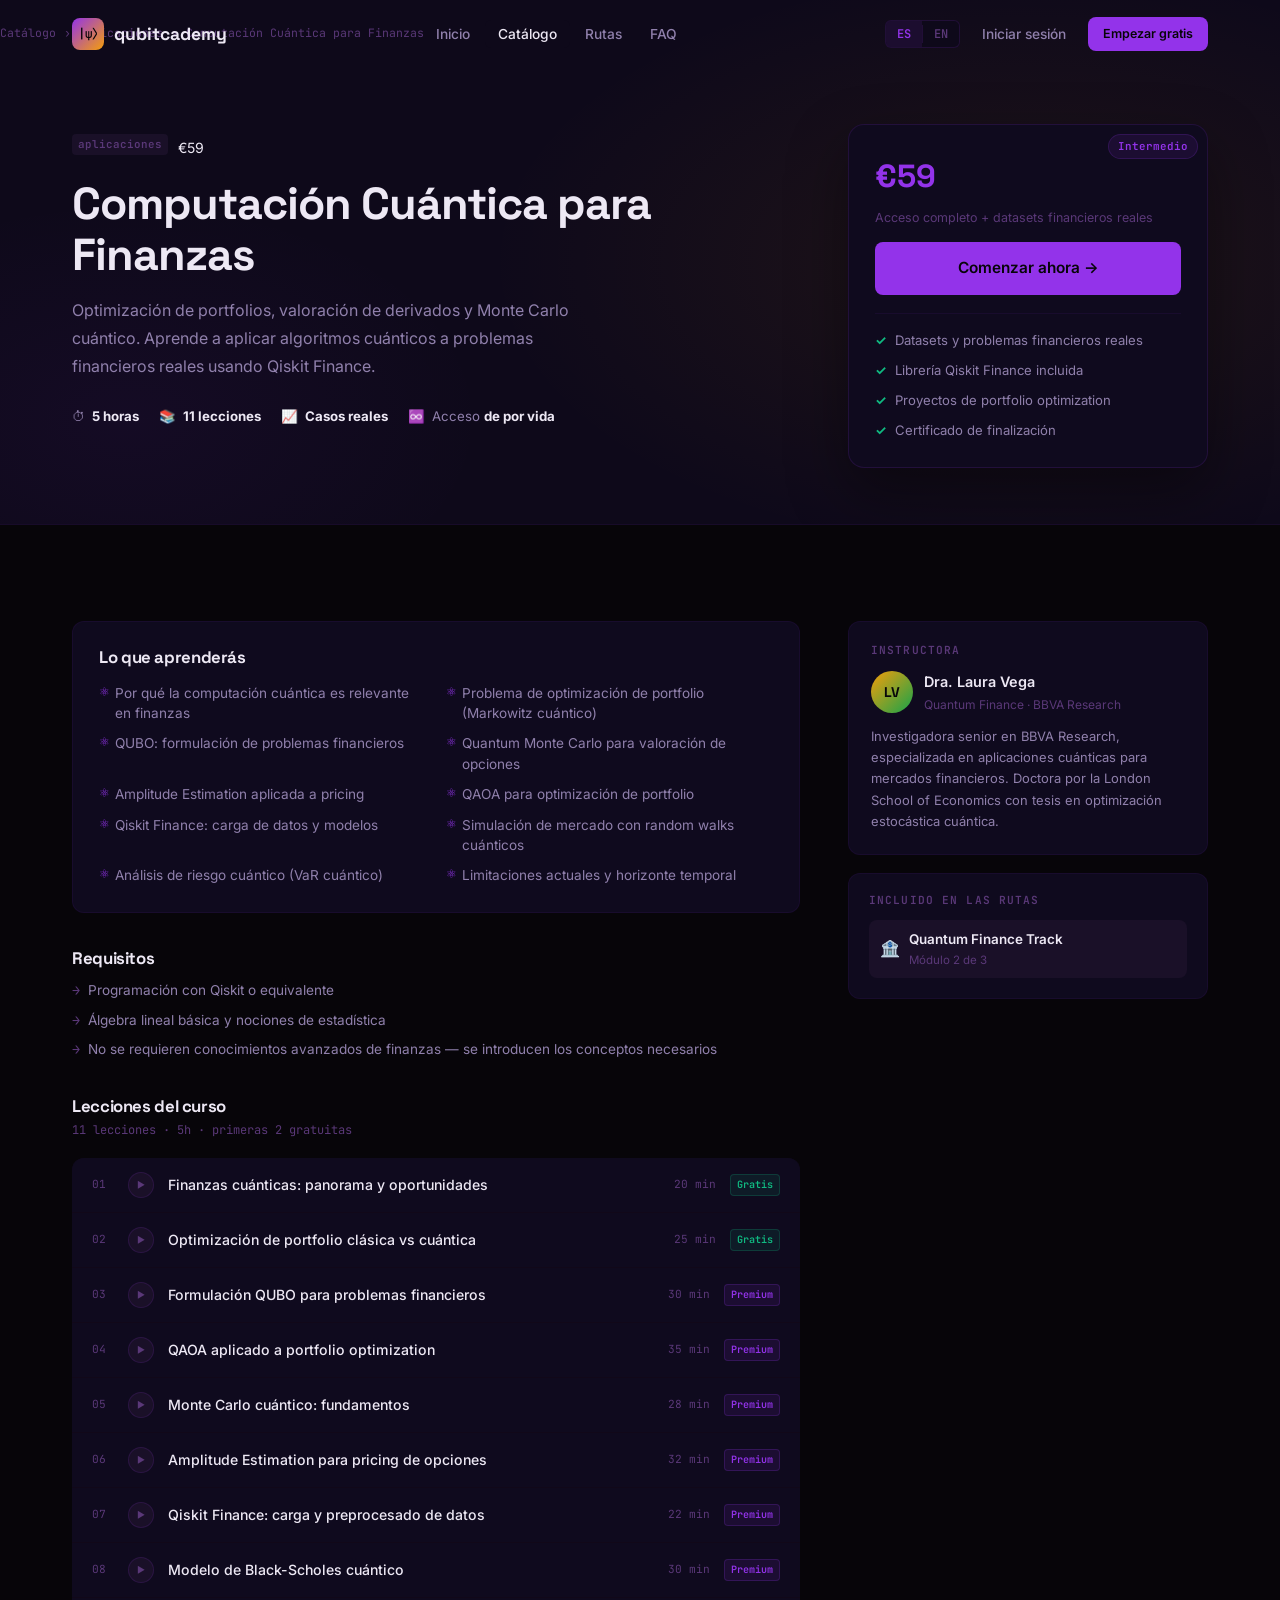
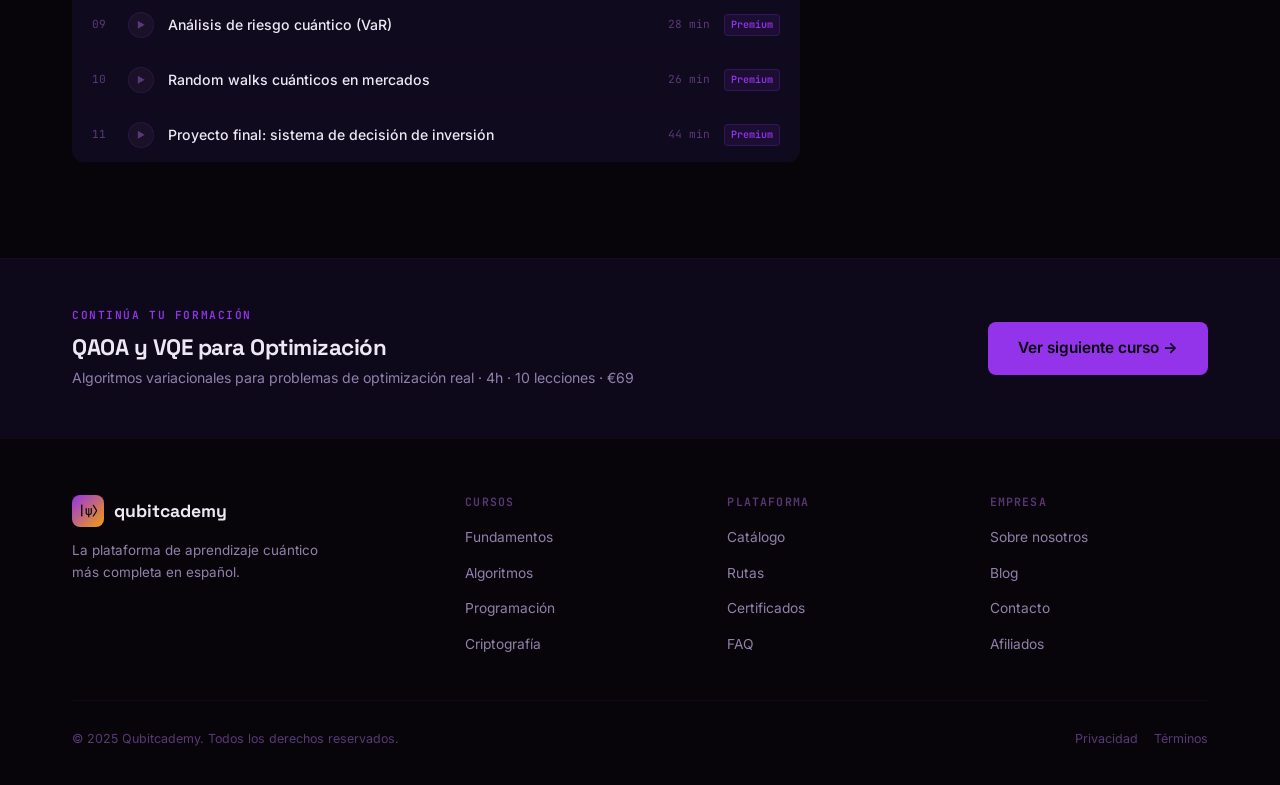
<file: courses/finanzas.html>
<!DOCTYPE html><html lang="es"><head>
  <meta charset="UTF-8"/><meta name="viewport" content="width=device-width,initial-scale=1.0"/>
  <title>Computación Cuántica para Finanzas — Qubitcademy</title>
  <link rel="icon" type="image/svg+xml" href="data:image/svg+xml,<svg xmlns='http://www.w3.org/2000/svg' viewBox='0 0 32 32'><rect width='32' height='32' rx='8' fill='%239333ea'/><text x='50%' y='55%' text-anchor='middle' dominant-baseline='middle' font-family='monospace' font-size='14' font-weight='600' fill='%23fff'>Q</text></svg>"/>
  <link rel="stylesheet" href="../css/style.css"/>
  <style>
    .ch{padding:calc(var(--nav-h) + 56px) 0 56px;position:relative;background:var(--bg-2);border-bottom:1px solid var(--border);overflow-x:hidden}
    .ch-bg{position:absolute;inset:0;background:radial-gradient(ellipse 60% 80% at 80% 50%,rgba(245,158,11,.08) 0%,transparent 70%),radial-gradient(ellipse 40% 60% at 10% 80%,rgba(147,51,234,.05) 0%,transparent 70%);pointer-events:none}
    .chi{display:grid;grid-template-columns:1fr 360px;gap:48px;align-items:end;position:relative;z-index:1}
    .cht{padding-bottom:40px}.bc{display:flex;align-items:center;gap:8px;font-family:var(--font-m);font-size:.72rem;color:var(--text-3);margin-bottom:20px}
    .bc a{color:var(--text-3);transition:color .18s}.bc a:hover{color:var(--cyan)}
    .chi h1{font-size:clamp(1.8rem,4vw,2.8rem);margin-bottom:16px}
    .chi-d{font-size:1rem;color:var(--text-2);max-width:540px;line-height:1.75;margin-bottom:26px}
    .chs{display:flex;gap:20px;flex-wrap:wrap}.cs{display:flex;align-items:center;gap:7px;font-size:.83rem;color:var(--text-2)}.cs strong{color:var(--text)}
    .ec{background:var(--bg-card);border:1px solid var(--border-md);border-radius:16px;padding:26px;box-shadow:0 24px 60px rgba(0,0,0,.4)}
    .ep{font-family:var(--font-h);font-size:2rem;font-weight:700;color:var(--cyan);margin-bottom:6px}
    .ec .btn{width:100%;justify-content:center;margin-bottom:12px}
    .el{list-style:none;border-top:1px solid var(--border);padding-top:16px;margin-top:6px;display:flex;flex-direction:column;gap:9px}
    .el li{font-size:.82rem;color:var(--text-2);display:flex;gap:8px}.el li::before{content:'✓';color:var(--green);font-weight:700;flex-shrink:0}
    .cb{display:grid;grid-template-columns:1fr 360px;gap:48px;padding:96px 0 96px;align-items:start}
    .csb{position:sticky;top:calc(var(--nav-h) + 20px)}
    .lb{background:var(--bg-card);border:1px solid var(--border);border-radius:var(--r);padding:26px;margin-bottom:36px}
    .lb h2{font-size:1.05rem;margin-bottom:16px}
    .lg{display:grid;grid-template-columns:1fr 1fr;gap:10px 20px;list-style:none}
    .lg li{font-size:.85rem;color:var(--text-2);padding-left:16px;position:relative;line-height:1.5}
    .lg li::before{content:'⚛';position:absolute;left:0;color:var(--cyan);font-size:.75rem}
    .rb{margin-bottom:36px}.rb h2{font-size:1.05rem;margin-bottom:12px}
    .rl{list-style:none;display:flex;flex-direction:column;gap:8px}
    .rl li{font-size:.85rem;color:var(--text-2);padding-left:16px;position:relative}
    .rl li::before{content:'→';position:absolute;left:0;color:var(--text-3);font-family:var(--font-m)}
    .lw h2{font-size:1.05rem;margin-bottom:5px}
    .lm{font-family:var(--font-m);font-size:.75rem;color:var(--text-3);margin-bottom:18px}
    .ll{list-style:none;background:var(--border);border-radius:var(--r);overflow:hidden;display:flex;flex-direction:column;gap:1px}
    .lr{background:var(--bg-card);display:flex;align-items:center;gap:14px;padding:14px 20px;transition:background .18s;cursor:pointer;text-decoration:none;color:inherit}
    .lr:hover{background:var(--bg-3)}.ln{font-family:var(--font-m);font-size:.7rem;color:var(--text-3);width:22px;flex-shrink:0}
    .lp{width:26px;height:26px;border-radius:50%;background:var(--bg-3);border:1px solid var(--border-md);display:flex;align-items:center;justify-content:center;font-size:.55rem;color:var(--text-3);flex-shrink:0;transition:all .18s}
    .lr:hover .lp{background:var(--cyan-dim);border-color:rgba(147,51,234,.3);color:var(--cyan)}
    .lt{flex:1;font-size:.88rem;font-weight:500}.ld{font-family:var(--font-m);font-size:.7rem;color:var(--text-3);white-space:nowrap}
    .ft{font-family:var(--font-m);font-size:.63rem;font-weight:600;color:var(--green);background:rgba(16,185,129,.1);border:1px solid rgba(16,185,129,.2);border-radius:4px;padding:2px 6px}
    .ft-p{font-family:var(--font-m);font-size:.63rem;font-weight:600;color:var(--cyan);background:rgba(147,51,234,.1);border:1px solid rgba(147,51,234,.2);border-radius:4px;padding:2px 6px}
    .ic{background:var(--bg-card);border:1px solid var(--border);border-radius:var(--r);padding:22px;margin-bottom:18px}
    .ic h3{font-family:var(--font-m);font-size:.7rem;font-weight:600;letter-spacing:.1em;text-transform:uppercase;color:var(--text-3);margin-bottom:14px}
    .ir{display:flex;align-items:center;gap:11px;margin-bottom:11px}
    .iav{width:42px;height:42px;border-radius:50%;flex-shrink:0;background:linear-gradient(135deg,var(--violet),#16a34a);display:flex;align-items:center;justify-content:center;font-family:var(--font-h);font-size:.88rem;font-weight:700;color:var(--bg)}
    .in{font-size:.9rem;font-weight:600}.it{font-size:.75rem;color:var(--text-3);margin-top:2px}
    .ib{font-size:.81rem;color:var(--text-2);line-height:1.65}
    .nb{background:var(--bg-2);border-top:1px solid var(--border);padding:48px 0}
    @media(max-width:960px){.chi,.cb{grid-template-columns:1fr}.ec{margin-top:28px}.csb{position:static}.lg{grid-template-columns:1fr}}
  </style>
</head>
<body>
<nav id="nav"><div class="container"><div class="nav-inner"><a href="../index.html" class="nav-logo"><div class="nav-logo-mark">|ψ⟩</div><span>qubitcademy</span></a><ul class="nav-links"><li><a href="../index.html" data-i18n="nav.home">Inicio</a></li><li><a href="../catalogue.html" class="active" data-i18n="nav.catalogue">Catálogo</a></li><li><a href="../paths.html" data-i18n="nav.paths">Rutas</a></li><li><a href="../faq.html" data-i18n="nav.faq">FAQ</a></li></ul><div class="nav-right"><div class="lang-switcher"><button class="lang-btn active" data-lang="es">ES</button><div class="lang-sep"></div><button class="lang-btn" data-lang="en">EN</button></div><a href="#" class="nav-login" data-i18n="nav.login">Iniciar sesión</a><a href="#" class="btn btn-primary btn-sm" data-i18n="nav.cta">Empezar gratis</a></div><button class="nav-toggle" aria-label="Abrir menú"><svg width="22" height="22" viewBox="0 0 22 22" fill="none" stroke="currentColor" stroke-width="2"><line x1="3" y1="6" x2="19" y2="6"/><line x1="3" y1="11" x2="19" y2="11"/><line x1="3" y1="16" x2="19" y2="16"/></svg></button></div></div></nav>
<div class="nav-mobile"><a href="../index.html" data-i18n="nav.home">Inicio</a><a href="../catalogue.html" data-i18n="nav.catalogue">Catálogo</a><a href="../paths.html" data-i18n="nav.paths">Rutas</a><a href="../faq.html" data-i18n="nav.faq">FAQ</a><div class="nav-mobile-lang"><button class="lang-btn active" data-lang="es">ES</button><div class="lang-sep"></div><button class="lang-btn" data-lang="en">EN</button></div><div class="nav-mobile-footer"><a href="#" class="btn btn-ghost" data-i18n="nav.login">Iniciar sesión</a><a href="#" class="btn btn-primary" data-i18n="nav.cta">Empezar gratis</a></div></div>

<div class="ch"><div class="ch-bg"></div><div class="container"><div class="chi">
  <div class="cht">
    <nav class="bc"><a href="../catalogue.html">Catálogo</a><span>›</span><span>Aplicaciones</span><span>›</span><span>Computación Cuántica para Finanzas</span></nav>
    <div style="display:flex;align-items:center;gap:10px;flex-wrap:wrap;margin-bottom:16px;"><span class="lvl-badge lvl-i">Intermedio</span><span class="ctag">aplicaciones</span><span class="cprice" style="font-size:.88rem;">€59</span></div>
    <h1>Computación Cuántica para Finanzas</h1>
    <p class="chi-d">Optimización de portfolios, valoración de derivados y Monte Carlo cuántico. Aprende a aplicar algoritmos cuánticos a problemas financieros reales usando Qiskit Finance.</p>
    <div class="chs"><div class="cs"><span>⏱</span><span><strong>5 horas</strong></span></div><div class="cs"><span>📚</span><span><strong>11 lecciones</strong></span></div><div class="cs"><span>📈</span><span><strong>Casos reales</strong></span></div><div class="cs"><span>♾️</span><span>Acceso <strong>de por vida</strong></span></div></div>
  </div>
  <div><div class="ec"><div class="ep">€59</div><p style="font-size:.78rem;color:var(--text-3);margin-bottom:14px;">Acceso completo + datasets financieros reales</p><a href="#lessons" class="btn btn-primary btn-lg">Comenzar ahora →</a><ul class="el"><li>Datasets y problemas financieros reales</li><li>Librería Qiskit Finance incluida</li><li>Proyectos de portfolio optimization</li><li>Certificado de finalización</li></ul></div></div>
</div></div></div>

<div class="container"><div class="cb">
  <div>
    <div class="lb"><h2>Lo que aprenderás</h2><ul class="lg">
      <li>Por qué la computación cuántica es relevante en finanzas</li><li>Problema de optimización de portfolio (Markowitz cuántico)</li>
      <li>QUBO: formulación de problemas financieros</li><li>Quantum Monte Carlo para valoración de opciones</li>
      <li>Amplitude Estimation aplicada a pricing</li><li>QAOA para optimización de portfolio</li>
      <li>Qiskit Finance: carga de datos y modelos</li><li>Simulación de mercado con random walks cuánticos</li>
      <li>Análisis de riesgo cuántico (VaR cuántico)</li><li>Limitaciones actuales y horizonte temporal</li>
    </ul></div>
    <div class="rb"><h2>Requisitos</h2><ul class="rl">
      <li>Programación con Qiskit o equivalente</li>
      <li>Álgebra lineal básica y nociones de estadística</li>
      <li>No se requieren conocimientos avanzados de finanzas — se introducen los conceptos necesarios</li>
    </ul></div>
    <div class="lw" id="lessons"><h2>Lecciones del curso</h2><p class="lm">11 lecciones · 5h · primeras 2 gratuitas</p>
      <ul class="ll">
        <li><a href="#" class="lr"><span class="ln">01</span><div class="lp">▶</div><span class="lt">Finanzas cuánticas: panorama y oportunidades</span><span class="ld">20 min</span><span class="ft">Gratis</span></a></li>
        <li><a href="#" class="lr"><span class="ln">02</span><div class="lp">▶</div><span class="lt">Optimización de portfolio clásica vs cuántica</span><span class="ld">25 min</span><span class="ft">Gratis</span></a></li>
        <li><a href="#" class="lr"><span class="ln">03</span><div class="lp">▶</div><span class="lt">Formulación QUBO para problemas financieros</span><span class="ld">30 min</span><span class="ft-p">Premium</span></a></li>
        <li><a href="#" class="lr"><span class="ln">04</span><div class="lp">▶</div><span class="lt">QAOA aplicado a portfolio optimization</span><span class="ld">35 min</span><span class="ft-p">Premium</span></a></li>
        <li><a href="#" class="lr"><span class="ln">05</span><div class="lp">▶</div><span class="lt">Monte Carlo cuántico: fundamentos</span><span class="ld">28 min</span><span class="ft-p">Premium</span></a></li>
        <li><a href="#" class="lr"><span class="ln">06</span><div class="lp">▶</div><span class="lt">Amplitude Estimation para pricing de opciones</span><span class="ld">32 min</span><span class="ft-p">Premium</span></a></li>
        <li><a href="#" class="lr"><span class="ln">07</span><div class="lp">▶</div><span class="lt">Qiskit Finance: carga y preprocesado de datos</span><span class="ld">22 min</span><span class="ft-p">Premium</span></a></li>
        <li><a href="#" class="lr"><span class="ln">08</span><div class="lp">▶</div><span class="lt">Modelo de Black-Scholes cuántico</span><span class="ld">30 min</span><span class="ft-p">Premium</span></a></li>
        <li><a href="#" class="lr"><span class="ln">09</span><div class="lp">▶</div><span class="lt">Análisis de riesgo cuántico (VaR)</span><span class="ld">28 min</span><span class="ft-p">Premium</span></a></li>
        <li><a href="#" class="lr"><span class="ln">10</span><div class="lp">▶</div><span class="lt">Random walks cuánticos en mercados</span><span class="ld">26 min</span><span class="ft-p">Premium</span></a></li>
        <li><a href="#" class="lr"><span class="ln">11</span><div class="lp">▶</div><span class="lt">Proyecto final: sistema de decisión de inversión</span><span class="ld">44 min</span><span class="ft-p">Premium</span></a></li>
      </ul>
    </div>
  </div>
  <aside class="csb">
    <div class="ic"><h3>Instructora</h3><div class="ir"><div class="iav">LV</div><div><div class="in">Dra. Laura Vega</div><div class="it">Quantum Finance · BBVA Research</div></div></div><p class="ib">Investigadora senior en BBVA Research, especializada en aplicaciones cuánticas para mercados financieros. Doctora por la London School of Economics con tesis en optimización estocástica cuántica.</p></div>
    <div style="background:var(--bg-card);border:1px solid var(--border);border-radius:var(--r);padding:20px;"><h3 style="font-family:var(--font-m);font-size:.7rem;font-weight:600;letter-spacing:.1em;text-transform:uppercase;color:var(--text-3);margin-bottom:13px;">Incluido en las rutas</h3><a href="../paths.html" style="display:flex;align-items:center;gap:9px;padding:9px 11px;background:var(--bg-3);border-radius:8px;"><span>🏦</span><div><div style="font-size:.84rem;font-weight:600;">Quantum Finance Track</div><div style="font-size:.72rem;color:var(--text-3);">Módulo 2 de 3</div></div></a></div>
  </aside>
</div></div>

<div class="nb"><div class="container"><div style="display:flex;align-items:center;justify-content:space-between;gap:24px;flex-wrap:wrap;">
  <div><div class="label" style="margin-bottom:10px;">Continúa tu formación</div><h2 style="font-size:1.4rem;margin-bottom:7px;">QAOA y VQE para Optimización</h2><p style="font-size:.88rem;color:var(--text-2);">Algoritmos variacionales para problemas de optimización real · 4h · 10 lecciones · €69</p></div>
  <a href="qaoa-vqe.html" class="btn btn-primary btn-lg" style="flex-shrink:0;">Ver siguiente curso →</a>
</div></div></div>

<footer><div class="container"><div class="footer-grid"><div class="footer-brand"><a href="../index.html" class="nav-logo"><div class="nav-logo-mark">|ψ⟩</div><span>qubitcademy</span></a><p data-i18n="ft.desc">La plataforma de aprendizaje cuántico más completa en español.</p></div><div class="footer-col"><h4 data-i18n="ft.col1">Cursos</h4><ul><li><a href="../catalogue.html">Fundamentos</a></li><li><a href="../catalogue.html">Algoritmos</a></li><li><a href="../catalogue.html">Programación</a></li><li><a href="../catalogue.html">Criptografía</a></li></ul></div><div class="footer-col"><h4 data-i18n="ft.col2">Plataforma</h4><ul><li><a href="../catalogue.html">Catálogo</a></li><li><a href="../paths.html">Rutas</a></li><li><a href="#">Certificados</a></li><li><a href="../faq.html">FAQ</a></li></ul></div><div class="footer-col"><h4 data-i18n="ft.col3">Empresa</h4><ul><li><a href="#">Sobre nosotros</a></li><li><a href="#">Blog</a></li><li><a href="../faq.html">Contacto</a></li><li><a href="#">Afiliados</a></li></ul></div></div><div class="footer-bottom"><span data-i18n="ft.copy">© 2025 Qubitcademy.</span><div style="display:flex;gap:16px;"><a href="#">Privacidad</a><a href="#">Términos</a></div></div></div></footer>
<script src="../js/main.js"></script></body></html>
</file>
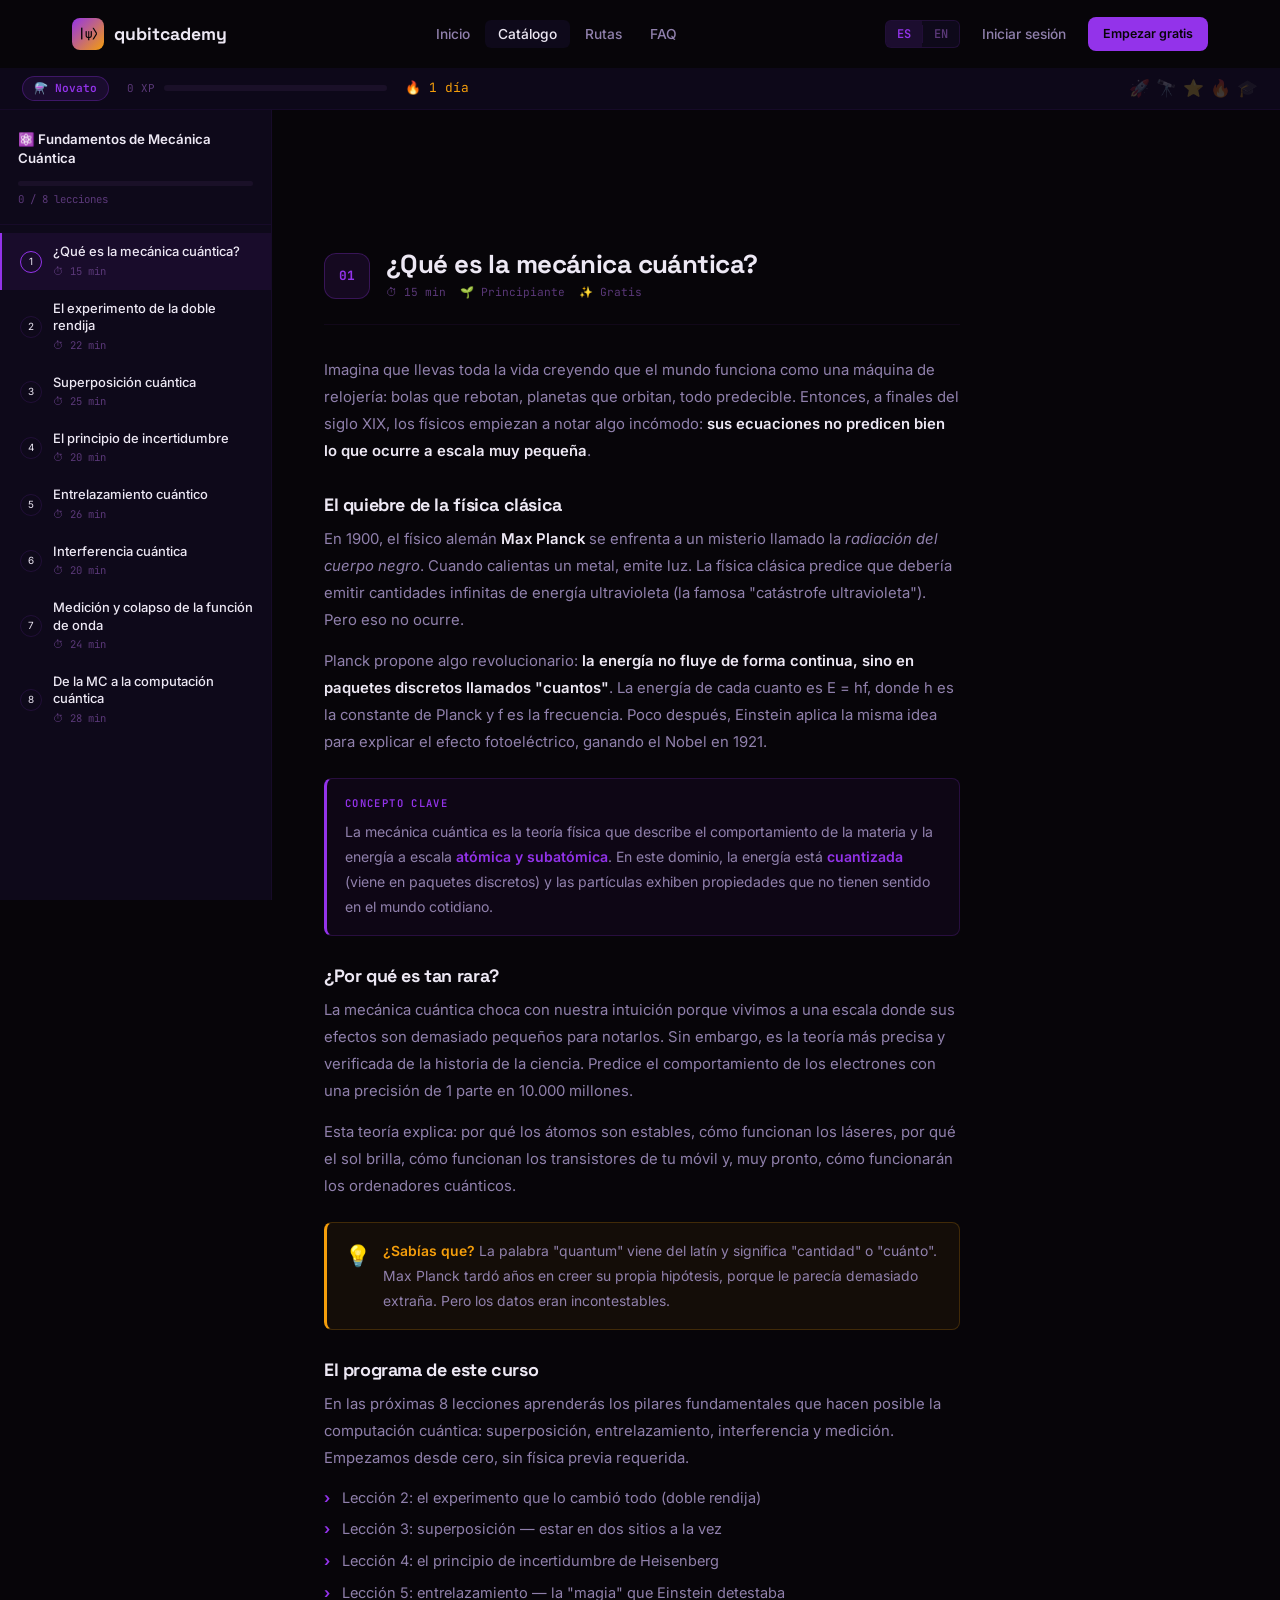
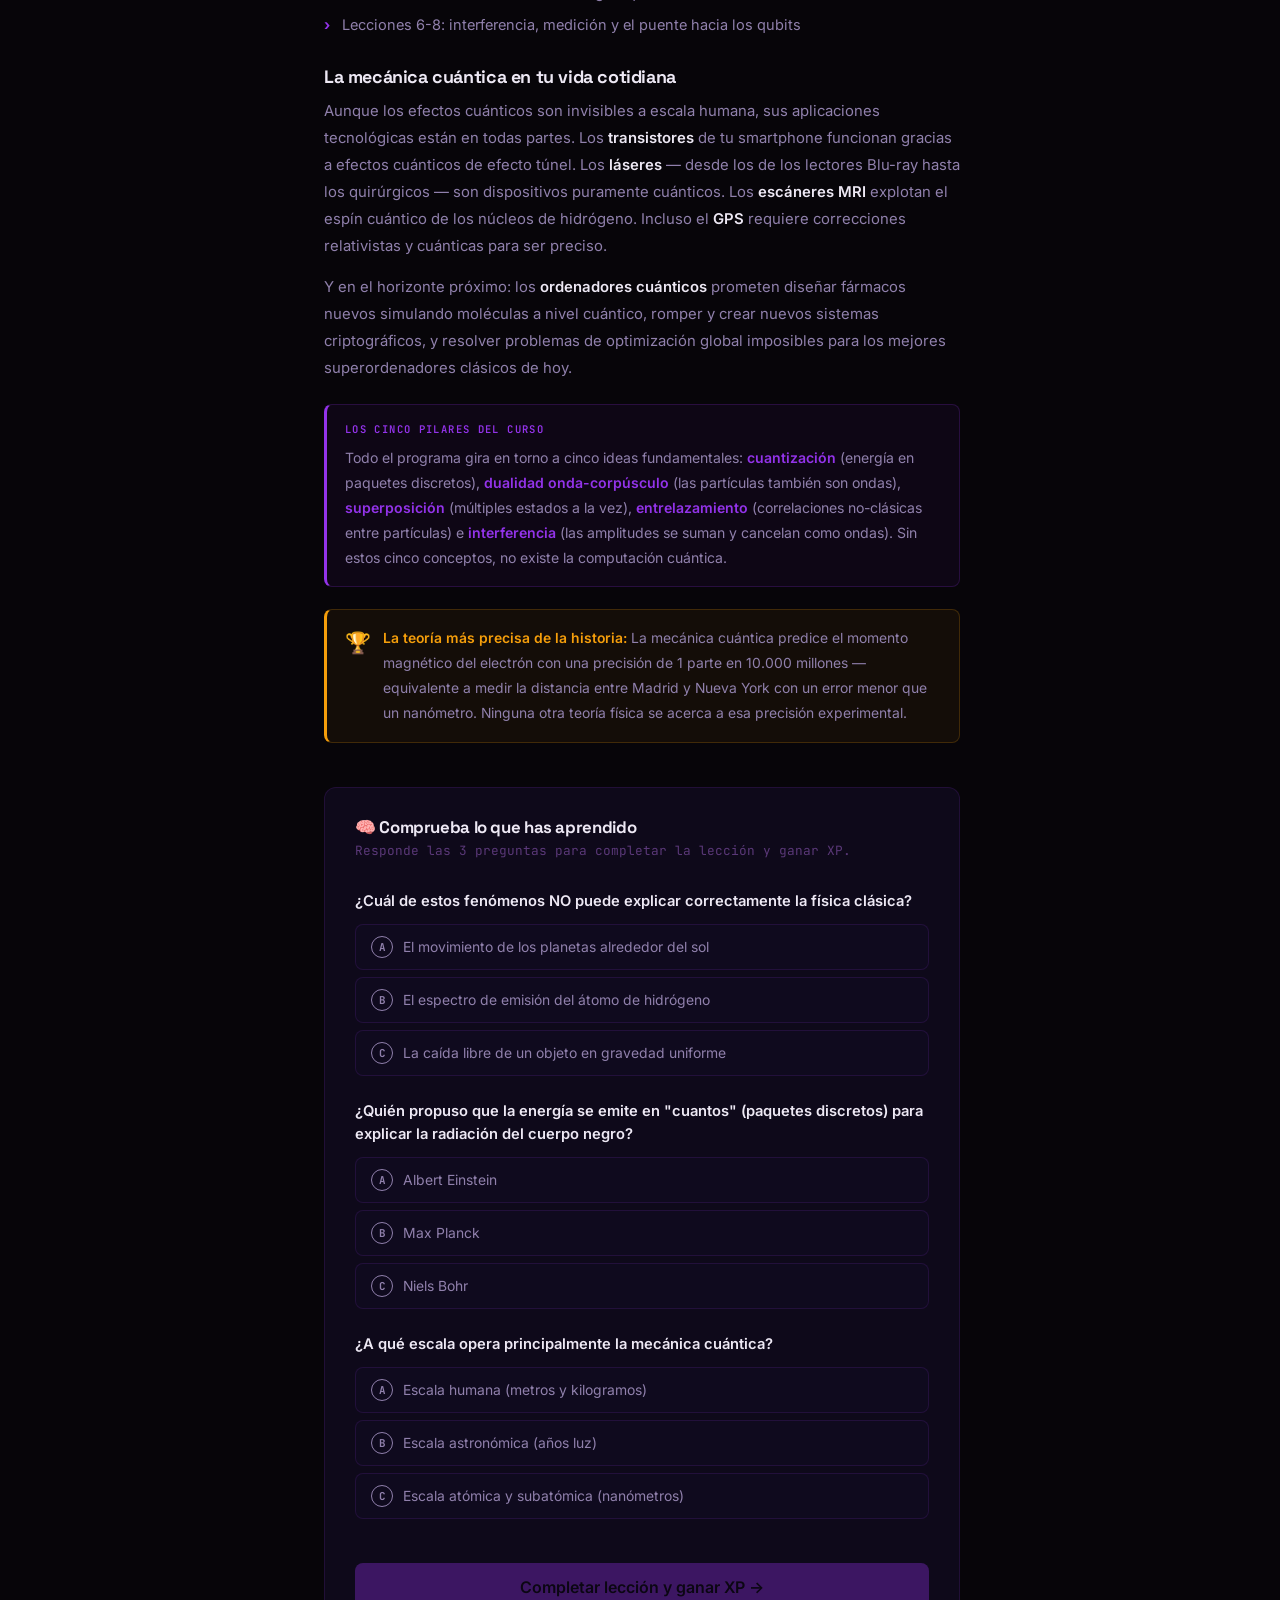
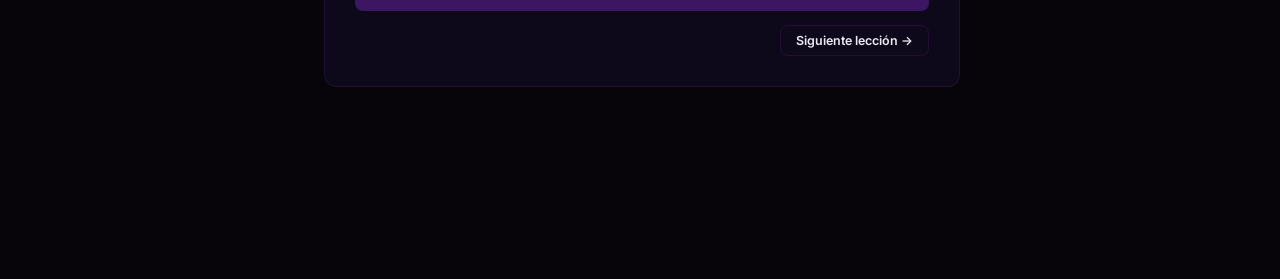
<file: courses/fundamentos.html>
<!DOCTYPE html>
<html lang="es">
<head>
  <meta charset="UTF-8" />
  <meta name="viewport" content="width=device-width, initial-scale=1.0" />
  <title>Fundamentos de Mecánica Cuántica — Qubitcademy</title>
  <link rel="icon" type="image/svg+xml" href="data:image/svg+xml,<svg xmlns='http://www.w3.org/2000/svg' viewBox='0 0 32 32'><rect width='32' height='32' rx='8' fill='%239333ea'/><text x='50%' y='55%' text-anchor='middle' dominant-baseline='middle' font-family='monospace' font-size='14' font-weight='600' fill='%23fff'>Q</text></svg>" />
  <link rel="stylesheet" href="../css/style.css" />
  <style>
  /* ═══════════════════════════════════════════════════════
     XP HUD
  ═══════════════════════════════════════════════════════ */
  #xp-hud {
    position: fixed; top: var(--nav-h); left: 0; right: 0;
    height: 42px; background: rgba(14,9,26,0.97);
    backdrop-filter: blur(14px); border-bottom: 1px solid var(--border);
    z-index: 90; display: flex; align-items: center; gap: 18px; padding: 0 22px;
  }
  .hud-level {
    display: flex; align-items: center; gap: 6px;
    font-family: var(--font-m); font-size: 0.7rem; font-weight: 600; white-space: nowrap;
    color: var(--cyan); background: var(--cyan-dim);
    border: 1px solid rgba(147,51,234,0.3); border-radius: 100px; padding: 3px 11px;
  }
  .hud-xp-wrap { display: flex; align-items: center; gap: 9px; flex: 1; max-width: 260px; }
  .hud-xp-label { font-family: var(--font-m); font-size: 0.68rem; color: var(--text-3); white-space: nowrap; }
  .hud-xp-track { flex: 1; height: 6px; background: var(--bg-3); border-radius: 3px; overflow: hidden; }
  .hud-xp-fill  { height: 100%; border-radius: 3px; background: linear-gradient(90deg, var(--cyan), var(--violet)); transition: width 0.6s var(--ease); }
  .hud-streak   { display: flex; align-items: center; gap: 5px; font-family: var(--font-m); font-size: 0.8rem; color: var(--amber); white-space: nowrap; }
  .hud-badges   { display: flex; gap: 6px; margin-left: auto; }
  .hud-badge    { font-size: 1.05rem; opacity: 0.2; transition: opacity 0.4s, transform 0.4s; }
  .hud-badge.earned { opacity: 1; transform: scale(1.15); }

  /* ═══════════════════════════════════════════════════════
     COURSE LAYOUT
  ═══════════════════════════════════════════════════════ */
  body { overflow-x: hidden; }
  .cl-wrap {
    display: grid; grid-template-columns: 272px 1fr;
    margin-top: calc(var(--nav-h) + 42px);
    min-height: calc(100vh - var(--nav-h) - 42px);
  }

  /* ── Sidebar ─────────────────────────────────────────── */
  .cl-sidebar {
    position: sticky; top: calc(var(--nav-h) + 42px);
    height: calc(100vh - var(--nav-h) - 42px);
    overflow-y: auto; border-right: 1px solid var(--border);
    background: var(--bg-2); display: flex; flex-direction: column;
    scrollbar-width: thin; scrollbar-color: var(--bg-3) transparent;
  }
  .cl-sb-head { padding: 20px 18px 16px; border-bottom: 1px solid var(--border); }
  .cl-sb-title { font-size: 0.83rem; font-weight: 600; line-height: 1.4; margin-bottom: 14px; color: var(--text); }
  .cl-prog-bar  { height: 5px; background: var(--bg-3); border-radius: 3px; overflow: hidden; margin-bottom: 5px; }
  .cl-prog-fill { height: 100%; border-radius: 3px; background: linear-gradient(90deg, var(--cyan), var(--violet)); transition: width 0.6s var(--ease); }
  .cl-prog-text { font-family: var(--font-m); font-size: 0.67rem; color: var(--text-3); }

  .cl-list { list-style: none; padding: 8px 0 24px; flex: 1; }
  .cl-item {
    display: flex; align-items: center; gap: 11px;
    padding: 10px 18px; cursor: pointer; transition: background 0.18s;
    border-left: 2px solid transparent;
  }
  .cl-item:hover { background: var(--bg-3); }
  .cl-item.active { background: rgba(147,51,234,0.08); border-left-color: var(--cyan); }
  .cl-item.done   { opacity: 0.72; }
  .cl-check {
    width: 22px; height: 22px; border-radius: 50%; flex-shrink: 0;
    border: 1.5px solid var(--border-md); display: flex; align-items: center;
    justify-content: center; font-size: 0.62rem; transition: all 0.3s;
  }
  .cl-item.done   .cl-check { background: rgba(16,185,129,0.15); border-color: var(--green); color: var(--green); }
  .cl-item.active .cl-check { border-color: var(--cyan); }
  .cl-item-info { flex: 1; min-width: 0; }
  .cl-item-name { font-size: 0.81rem; font-weight: 500; line-height: 1.35; color: var(--text); }
  .cl-item-dur  { font-family: var(--font-m); font-size: 0.66rem; color: var(--text-3); margin-top: 2px; }

  /* ── Main ────────────────────────────────────────────── */
  .cl-main { padding: 44px 52px 96px; max-width: 740px; }

  .cl-lesson { display: none; animation: fadeUp 0.38s var(--ease); }
  .cl-lesson.active { display: block; }
  @keyframes fadeUp { from { opacity:0; transform:translateY(14px) } to { opacity:1; transform:translateY(0) } }

  /* Lesson header */
  .lh { display: flex; align-items: center; gap: 16px; margin-bottom: 32px; padding-bottom: 22px; border-bottom: 1px solid var(--border); }
  .lh-badge {
    width: 46px; height: 46px; border-radius: 12px; flex-shrink: 0;
    background: var(--cyan-dim); border: 1px solid rgba(147,51,234,0.28);
    display: flex; align-items: center; justify-content: center;
    font-family: var(--font-m); font-size: 0.8rem; font-weight: 700; color: var(--cyan);
  }
  .lh-info h1  { font-size: 1.62rem; margin-bottom: 5px; }
  .lh-meta     { display: flex; gap: 14px; }
  .lh-meta span { font-family: var(--font-m); font-size: 0.7rem; color: var(--text-3); }

  /* Content */
  .lb h2 { font-size: 1.12rem; margin: 30px 0 10px; }
  .lb h3 { font-size: 0.98rem; margin: 22px 0 8px; color: var(--text); }
  .lb p  { font-size: 0.93rem; color: var(--text-2); line-height: 1.82; margin-bottom: 14px; }
  .lb strong { color: var(--text); font-weight: 600; }
  .lb ul { padding-left: 0; list-style: none; margin: 12px 0 18px; display: flex; flex-direction: column; gap: 7px; }
  .lb li { font-size: 0.91rem; color: var(--text-2); padding-left: 18px; position: relative; line-height: 1.7; }
  .lb li::before { content: '›'; position: absolute; left: 0; color: var(--cyan); font-weight: 700; }

  .concept-box {
    background: rgba(147,51,234,0.055); border: 1px solid rgba(147,51,234,0.2);
    border-left: 3px solid var(--cyan); border-radius: var(--r-sm);
    padding: 16px 18px; margin: 22px 0;
  }
  .concept-box .cb-tag { font-family: var(--font-m); font-size: 0.66rem; font-weight: 600; color: var(--cyan); letter-spacing: 0.13em; text-transform: uppercase; margin-bottom: 7px; }
  .concept-box p { font-size: 0.88rem; color: var(--text-2); margin: 0; line-height: 1.78; }
  .concept-box strong { color: var(--cyan); }

  .fact-box {
    background: rgba(245,158,11,0.055); border: 1px solid rgba(245,158,11,0.2);
    border-left: 3px solid var(--violet); border-radius: var(--r-sm);
    padding: 16px 18px; margin: 22px 0; display: flex; gap: 12px;
  }
  .fact-icon { font-size: 1.3rem; flex-shrink: 0; }
  .fact-box p { font-size: 0.87rem; color: var(--text-2); margin: 0; line-height: 1.78; }
  .fact-box strong { color: var(--violet); }

  .math-box {
    background: var(--bg-3); border: 1px solid var(--border-md); border-radius: var(--r-sm);
    padding: 14px 18px; margin: 18px 0; font-family: var(--font-m); font-size: 1.1rem;
    color: var(--text); text-align: center; letter-spacing: 0.04em;
  }

  /* Diagram */
  .diagram { margin: 24px 0; }
  .diagram svg { max-width: 100%; display: block; margin: 0 auto; }
  .diagram figcaption { font-family: var(--font-m); font-size: 0.68rem; color: var(--text-3); text-align: center; margin-top: 9px; }

  /* ── Quiz ────────────────────────────────────────────── */
  .quiz-block {
    background: var(--bg-2); border: 1px solid var(--border-md);
    border-radius: var(--r); padding: 30px; margin-top: 44px;
  }
  .quiz-block > h2   { font-size: 1.05rem; margin-bottom: 5px; }
  .quiz-block > p    { font-size: 0.8rem; color: var(--text-3); font-family: var(--font-m); margin-bottom: 28px; }
  .quiz-q            { margin-bottom: 24px; }
  .quiz-q-text       { font-size: 0.92rem; font-weight: 600; margin-bottom: 12px; line-height: 1.52; }
  .quiz-opts         { display: flex; flex-direction: column; gap: 7px; }
  .quiz-opt {
    display: flex; align-items: center; gap: 10px; padding: 11px 15px;
    border-radius: var(--r-sm); border: 1px solid var(--border-md);
    background: var(--bg-card); cursor: pointer; text-align: left;
    font-size: 0.87rem; color: var(--text-2); font-family: var(--font-b);
    transition: all 0.18s; width: 100%;
  }
  .quiz-opt:hover:not(:disabled) { border-color: rgba(147,51,234,0.35); color: var(--text); background: rgba(147,51,234,0.05); }
  .quiz-opt.sel     { border-color: var(--cyan); color: var(--text); background: var(--cyan-dim); }
  .quiz-opt.correct { border-color: var(--green) !important; color: var(--green) !important; background: rgba(16,185,129,0.09) !important; }
  .quiz-opt.wrong   { border-color: #ef4444 !important; color: #ef4444 !important; background: rgba(239,68,68,0.08) !important; }
  .quiz-opt:disabled { cursor: default; }
  .quiz-opt-letter  { width: 22px; height: 22px; border-radius: 50%; border: 1px solid currentColor; flex-shrink: 0; display: flex; align-items: center; justify-content: center; font-family: var(--font-m); font-size: 0.68rem; font-weight: 700; }
  .quiz-fb { font-size: 0.82rem; margin-top: 9px; padding: 9px 13px; border-radius: var(--r-sm); display: none; line-height: 1.6; }
  .quiz-fb.show { display: block; }
  .quiz-fb.ok  { background: rgba(16,185,129,0.1); color: var(--green); border: 1px solid rgba(16,185,129,0.22); }
  .quiz-fb.err { background: rgba(239,68,68,0.08); color: #ef4444; border: 1px solid rgba(239,68,68,0.18); }

  .quiz-score { display: none; align-items: center; justify-content: space-between; gap: 16px; padding: 14px 16px; background: var(--bg-3); border-radius: var(--r-sm); margin: 20px 0 0; }
  .quiz-score.show { display: flex; }
  .quiz-score-left h3 { font-size: 0.92rem; margin-bottom: 3px; }
  .quiz-score-left p  { font-size: 0.78rem; color: var(--text-3); font-family: var(--font-m); }
  .quiz-score-stars   { font-size: 1.4rem; letter-spacing: 2px; }

  .complete-btn {
    width: 100%; justify-content: center; margin-top: 20px;
    opacity: 0.35; pointer-events: none; transition: opacity 0.3s;
    font-size: 1rem; padding: 14px;
  }
  .complete-btn.ready { opacity: 1; pointer-events: auto; }

  /* Prev/Next nav */
  .lesson-nav { display: flex; justify-content: space-between; margin-top: 14px; gap: 10px; }

  /* ── Completion screen ───────────────────────────────── */
  #lesson-done { text-align: center; padding: 48px 24px; }
  .done-hero-emoji { font-size: 5rem; display: block; margin-bottom: 8px; }
  .done-badges-grid { display: flex; justify-content: center; gap: 14px; flex-wrap: wrap; margin: 32px 0; }
  .done-badge-card {
    background: var(--bg-card); border: 1px solid var(--border-md); border-radius: var(--r);
    padding: 20px 18px; text-align: center; min-width: 110px;
  }
  .done-badge-card span { font-size: 2.2rem; display: block; margin-bottom: 8px; }
  .done-badge-card p   { font-size: 0.75rem; font-weight: 600; color: var(--text-2); }
  .done-cert-box {
    background: var(--bg-2); border: 1px solid var(--border-md); border-radius: var(--r);
    padding: 28px; max-width: 480px; margin: 0 auto 32px; text-align: left;
  }

  /* ── Badge modal ─────────────────────────────────────── */
  #badge-modal {
    position: fixed; inset: 0; background: rgba(0,0,0,0.72);
    display: flex; align-items: center; justify-content: center;
    z-index: 500; opacity: 0; pointer-events: none; transition: opacity 0.3s;
  }
  #badge-modal.show { opacity: 1; pointer-events: auto; }
  .bm-box {
    background: var(--bg-2); border: 1px solid var(--border-hi); border-radius: 20px;
    padding: 48px 40px; text-align: center; max-width: 340px; width: 90%;
    transform: scale(0.82); transition: transform 0.35s var(--ease);
    box-shadow: 0 32px 80px rgba(147,51,234,0.25);
  }
  #badge-modal.show .bm-box { transform: scale(1); }
  .bm-emoji  { font-size: 4.5rem; display: block; margin-bottom: 18px; }
  .bm-tag    { font-family: var(--font-m); font-size: 0.68rem; color: var(--cyan); letter-spacing: 0.13em; text-transform: uppercase; margin-bottom: 9px; }
  .bm-name   { font-size: 1.55rem; font-weight: 700; margin-bottom: 10px; }
  .bm-desc   { font-size: 0.88rem; color: var(--text-2); line-height: 1.68; margin-bottom: 26px; }

  /* ── XP Toast ────────────────────────────────────────── */
  #xp-toast {
    position: fixed; bottom: 26px; right: 26px;
    background: var(--bg-2); border: 1px solid var(--border-hi);
    border-radius: 12px; padding: 13px 18px;
    display: flex; align-items: center; gap: 12px;
    z-index: 600; transform: translateY(76px); opacity: 0;
    transition: all 0.38s var(--ease);
    box-shadow: 0 12px 40px rgba(147,51,234,0.2); min-width: 210px;
  }
  #xp-toast.show { transform: translateY(0); opacity: 1; }
  .toast-icon  { font-size: 1.5rem; flex-shrink: 0; }
  .toast-title { font-size: 0.92rem; font-weight: 700; color: var(--text); }
  .toast-sub   { font-size: 0.76rem; color: var(--text-3); font-family: var(--font-m); margin-top: 2px; }

  /* ── Confetti ────────────────────────────────────────── */
  #confetti { position: fixed; inset: 0; pointer-events: none; z-index: 700; overflow: hidden; }
  .cp { position: absolute; top: -12px; border-radius: 2px; animation: fall linear forwards; }
  @keyframes fall {
    0%   { top: -12px; opacity: 1; transform: rotate(0deg) translateX(0); }
    80%  { opacity: 1; }
    100% { top: 110vh; opacity: 0; transform: rotate(800deg) translateX(var(--tx)); }
  }

  /* ── Mobile ──────────────────────────────────────────── */
  .sidebar-fab { display: none; }
  @media (max-width: 860px) {
    .cl-wrap { grid-template-columns: 1fr; }
    .cl-sidebar {
      position: fixed; left: -280px; top: calc(var(--nav-h) + 42px);
      height: calc(100vh - var(--nav-h) - 42px);
      transition: left 0.32s var(--ease); z-index: 80;
      box-shadow: 6px 0 28px rgba(0,0,0,0.5); width: 272px;
    }
    .cl-sidebar.open { left: 0; }
    .cl-main { padding: 30px 22px 80px; }
    .sidebar-fab {
      display: flex; position: fixed; bottom: 18px; left: 18px;
      z-index: 85; background: var(--cyan); color: var(--bg);
      border: none; border-radius: 50%; width: 48px; height: 48px;
      align-items: center; justify-content: center; cursor: pointer;
      box-shadow: 0 4px 20px rgba(147,51,234,0.45); font-size: 1.2rem;
    }
  }
  @media (max-width: 640px) {
    .hud-streak, .hud-badges { display: none; }
    .lh-info h1 { font-size: 1.3rem; }
    .cl-main { padding: 24px 16px 80px; }
  }
  </style>
</head>
<body>

<!-- ══════════════════════════ NAV ══════════════════════════════ -->
<nav id="nav">
  <div class="container">
    <div class="nav-inner">
      <a href="../index.html" class="nav-logo">
        <div class="nav-logo-mark">|ψ⟩</div>
        <span>qubitcademy</span>
      </a>
      <ul class="nav-links">
        <li><a href="../index.html" data-i18n="nav.home">Inicio</a></li>
        <li><a href="../catalogue.html" class="active" data-i18n="nav.catalogue">Catálogo</a></li>
        <li><a href="../paths.html" data-i18n="nav.paths">Rutas</a></li>
        <li><a href="../faq.html" data-i18n="nav.faq">FAQ</a></li>
      </ul>
      <div class="nav-right">
        <div class="lang-switcher">
          <button class="lang-btn active" data-lang="es">ES</button>
          <div class="lang-sep"></div>
          <button class="lang-btn" data-lang="en">EN</button>
        </div>
        <a href="#" class="nav-login" data-i18n="nav.login">Iniciar sesión</a>
        <a href="#" class="btn btn-primary btn-sm" data-i18n="nav.cta">Empezar gratis</a>
      </div>
      <button class="nav-toggle" aria-label="Abrir menú" aria-expanded="false">
        <svg width="22" height="22" viewBox="0 0 22 22" fill="none" stroke="currentColor" stroke-width="2">
          <line x1="3" y1="6" x2="19" y2="6"/><line x1="3" y1="11" x2="19" y2="11"/><line x1="3" y1="16" x2="19" y2="16"/>
        </svg>
      </button>
    </div>
  </div>
</nav>
<div class="nav-mobile">
  <a href="../index.html" data-i18n="nav.home">Inicio</a>
  <a href="../catalogue.html" data-i18n="nav.catalogue">Catálogo</a>
  <a href="../paths.html" data-i18n="nav.paths">Rutas</a>
  <a href="../faq.html" data-i18n="nav.faq">FAQ</a>
  <div class="nav-mobile-lang">
    <button class="lang-btn active" data-lang="es">ES</button>
    <div class="lang-sep"></div>
    <button class="lang-btn" data-lang="en">EN</button>
  </div>
  <div class="nav-mobile-footer">
    <a href="#" class="btn btn-ghost" data-i18n="nav.login">Iniciar sesión</a>
    <a href="#" class="btn btn-primary" data-i18n="nav.cta">Empezar gratis</a>
  </div>
</div>

<!-- ══════════════════════════ XP HUD ═══════════════════════════ -->
<div id="xp-hud">
  <div class="hud-level" id="hud-level">⚗️ Novato</div>
  <div class="hud-xp-wrap">
    <span class="hud-xp-label" id="hud-xp-label">0 XP</span>
    <div class="hud-xp-track"><div class="hud-xp-fill" id="hud-xp-fill" style="width:0%"></div></div>
  </div>
  <div class="hud-streak" id="hud-streak">🔥 0 días</div>
  <div class="hud-badges">
    <span class="hud-badge" id="hb-0" title="Primer Paso">🚀</span>
    <span class="hud-badge" id="hb-1" title="Explorador">🔭</span>
    <span class="hud-badge" id="hb-2" title="Quiz Perfecto">⭐</span>
    <span class="hud-badge" id="hb-3" title="En Racha">🔥</span>
    <span class="hud-badge" id="hb-4" title="Maestro Cuántico">🎓</span>
  </div>
</div>


<!-- ══════════════════════════ COURSE LAYOUT ════════════════════ -->
<div class="cl-wrap">

  <!-- ── Sidebar ──────────────────────────────────────────────── -->
  <aside class="cl-sidebar" id="cl-sidebar">
    <div class="cl-sb-head">
      <div class="cl-sb-title">⚛️ Fundamentos de Mecánica Cuántica</div>
      <div class="cl-prog-bar"><div class="cl-prog-fill" id="cl-prog" style="width:0%"></div></div>
      <div class="cl-prog-text" id="cl-prog-text">0 / 8 lecciones</div>
    </div>
    <ul class="cl-list" id="cl-list">
      <li class="cl-item active" data-lesson="0">
        <div class="cl-check" id="ck-0">1</div>
        <div class="cl-item-info"><div class="cl-item-name">¿Qué es la mecánica cuántica?</div><div class="cl-item-dur">⏱ 15 min</div></div>
      </li>
      <li class="cl-item" data-lesson="1">
        <div class="cl-check" id="ck-1">2</div>
        <div class="cl-item-info"><div class="cl-item-name">El experimento de la doble rendija</div><div class="cl-item-dur">⏱ 22 min</div></div>
      </li>
      <li class="cl-item" data-lesson="2">
        <div class="cl-check" id="ck-2">3</div>
        <div class="cl-item-info"><div class="cl-item-name">Superposición cuántica</div><div class="cl-item-dur">⏱ 25 min</div></div>
      </li>
      <li class="cl-item" data-lesson="3">
        <div class="cl-check" id="ck-3">4</div>
        <div class="cl-item-info"><div class="cl-item-name">El principio de incertidumbre</div><div class="cl-item-dur">⏱ 20 min</div></div>
      </li>
      <li class="cl-item" data-lesson="4">
        <div class="cl-check" id="ck-4">5</div>
        <div class="cl-item-info"><div class="cl-item-name">Entrelazamiento cuántico</div><div class="cl-item-dur">⏱ 26 min</div></div>
      </li>
      <li class="cl-item" data-lesson="5">
        <div class="cl-check" id="ck-5">6</div>
        <div class="cl-item-info"><div class="cl-item-name">Interferencia cuántica</div><div class="cl-item-dur">⏱ 20 min</div></div>
      </li>
      <li class="cl-item" data-lesson="6">
        <div class="cl-check" id="ck-6">7</div>
        <div class="cl-item-info"><div class="cl-item-name">Medición y colapso de la función de onda</div><div class="cl-item-dur">⏱ 24 min</div></div>
      </li>
      <li class="cl-item" data-lesson="7">
        <div class="cl-check" id="ck-7">8</div>
        <div class="cl-item-info"><div class="cl-item-name">De la MC a la computación cuántica</div><div class="cl-item-dur">⏱ 28 min</div></div>
      </li>
    </ul>
  </aside>

  <!-- ── Main ─────────────────────────────────────────────────── -->
  <main class="cl-main" id="cl-main">

    <!-- ══════════ LECCIÓN 1 ══════════ -->
    <section class="cl-lesson active" id="lesson-0">
      <div class="lh">
        <div class="lh-badge">01</div>
        <div class="lh-info">
          <h1>¿Qué es la mecánica cuántica?</h1>
          <div class="lh-meta"><span>⏱ 15 min</span><span>🌱 Principiante</span><span>✨ Gratis</span></div>
        </div>
      </div>
      <div class="lb">
        <p>Imagina que llevas toda la vida creyendo que el mundo funciona como una máquina de relojería: bolas que rebotan, planetas que orbitan, todo predecible. Entonces, a finales del siglo XIX, los físicos empiezan a notar algo incómodo: <strong>sus ecuaciones no predicen bien lo que ocurre a escala muy pequeña</strong>.</p>

        <h2>El quiebre de la física clásica</h2>
        <p>En 1900, el físico alemán <strong>Max Planck</strong> se enfrenta a un misterio llamado la <em>radiación del cuerpo negro</em>. Cuando calientas un metal, emite luz. La física clásica predice que debería emitir cantidades infinitas de energía ultravioleta (la famosa "catástrofe ultravioleta"). Pero eso no ocurre.</p>
        <p>Planck propone algo revolucionario: <strong>la energía no fluye de forma continua, sino en paquetes discretos llamados "cuantos"</strong>. La energía de cada cuanto es E = hf, donde h es la constante de Planck y f es la frecuencia. Poco después, Einstein aplica la misma idea para explicar el efecto fotoeléctrico, ganando el Nobel en 1921.</p>

        <div class="concept-box">
          <div class="cb-tag">Concepto clave</div>
          <p>La mecánica cuántica es la teoría física que describe el comportamiento de la materia y la energía a escala <strong>atómica y subatómica</strong>. En este dominio, la energía está <strong>cuantizada</strong> (viene en paquetes discretos) y las partículas exhiben propiedades que no tienen sentido en el mundo cotidiano.</p>
        </div>

        <h2>¿Por qué es tan rara?</h2>
        <p>La mecánica cuántica choca con nuestra intuición porque vivimos a una escala donde sus efectos son demasiado pequeños para notarlos. Sin embargo, es la teoría más precisa y verificada de la historia de la ciencia. Predice el comportamiento de los electrones con una precisión de 1 parte en 10.000 millones.</p>
        <p>Esta teoría explica: por qué los átomos son estables, cómo funcionan los láseres, por qué el sol brilla, cómo funcionan los transistores de tu móvil y, muy pronto, cómo funcionarán los ordenadores cuánticos.</p>

        <div class="fact-box">
          <span class="fact-icon">💡</span>
          <p><strong>¿Sabías que?</strong> La palabra "quantum" viene del latín y significa "cantidad" o "cuánto". Max Planck tardó años en creer su propia hipótesis, porque le parecía demasiado extraña. Pero los datos eran incontestables.</p>
        </div>

        <h2>El programa de este curso</h2>
        <p>En las próximas 8 lecciones aprenderás los pilares fundamentales que hacen posible la computación cuántica: superposición, entrelazamiento, interferencia y medición. Empezamos desde cero, sin física previa requerida.</p>
        <ul>
          <li>Lección 2: el experimento que lo cambió todo (doble rendija)</li>
          <li>Lección 3: superposición — estar en dos sitios a la vez</li>
          <li>Lección 4: el principio de incertidumbre de Heisenberg</li>
          <li>Lección 5: entrelazamiento — la "magia" que Einstein detestaba</li>
          <li>Lecciones 6-8: interferencia, medición y el puente hacia los qubits</li>
        </ul>

        <h2>La mecánica cuántica en tu vida cotidiana</h2>
        <p>Aunque los efectos cuánticos son invisibles a escala humana, sus aplicaciones tecnológicas están en todas partes. Los <strong>transistores</strong> de tu smartphone funcionan gracias a efectos cuánticos de efecto túnel. Los <strong>láseres</strong> — desde los de los lectores Blu-ray hasta los quirúrgicos — son dispositivos puramente cuánticos. Los <strong>escáneres MRI</strong> explotan el espín cuántico de los núcleos de hidrógeno. Incluso el <strong>GPS</strong> requiere correcciones relativistas y cuánticas para ser preciso.</p>
        <p>Y en el horizonte próximo: los <strong>ordenadores cuánticos</strong> prometen diseñar fármacos nuevos simulando moléculas a nivel cuántico, romper y crear nuevos sistemas criptográficos, y resolver problemas de optimización global imposibles para los mejores superordenadores clásicos de hoy.</p>

        <div class="concept-box">
          <div class="cb-tag">Los cinco pilares del curso</div>
          <p>Todo el programa gira en torno a cinco ideas fundamentales: <strong>cuantización</strong> (energía en paquetes discretos), <strong>dualidad onda-corpúsculo</strong> (las partículas también son ondas), <strong>superposición</strong> (múltiples estados a la vez), <strong>entrelazamiento</strong> (correlaciones no-clásicas entre partículas) e <strong>interferencia</strong> (las amplitudes se suman y cancelan como ondas). Sin estos cinco conceptos, no existe la computación cuántica.</p>
        </div>

        <div class="fact-box">
          <span class="fact-icon">🏆</span>
          <p><strong>La teoría más precisa de la historia:</strong> La mecánica cuántica predice el momento magnético del electrón con una precisión de 1 parte en 10.000 millones — equivalente a medir la distancia entre Madrid y Nueva York con un error menor que un nanómetro. Ninguna otra teoría física se acerca a esa precisión experimental.</p>
        </div>
      </div>
      <!-- Quiz 1 -->
      <div class="quiz-block">
        <h2>🧠 Comprueba lo que has aprendido</h2>
        <p>Responde las 3 preguntas para completar la lección y ganar XP.</p>

        <div class="quiz-q" data-answered="false">
          <div class="quiz-q-text">¿Cuál de estos fenómenos NO puede explicar correctamente la física clásica?</div>
          <div class="quiz-opts" data-correct="1">
            <button class="quiz-opt" data-idx="0"><span class="quiz-opt-letter">A</span> El movimiento de los planetas alrededor del sol</button>
            <button class="quiz-opt" data-idx="1"><span class="quiz-opt-letter">B</span> El espectro de emisión del átomo de hidrógeno</button>
            <button class="quiz-opt" data-idx="2"><span class="quiz-opt-letter">C</span> La caída libre de un objeto en gravedad uniforme</button>
          </div>
          <div class="quiz-fb ok">✓ ¡Correcto! El espectro discreto del hidrógeno fue uno de los grandes misterios que la física clásica no pudo explicar y que llevó al desarrollo de la mecánica cuántica.</div>
          <div class="quiz-fb err">✗ No exactamente. La física clásica explica bien planetas y caída libre, pero falla al describir el espectro de emisión del átomo de hidrógeno, que muestra líneas discretas en lugar de un espectro continuo.</div>
        </div>

        <div class="quiz-q" data-answered="false">
          <div class="quiz-q-text">¿Quién propuso que la energía se emite en "cuantos" (paquetes discretos) para explicar la radiación del cuerpo negro?</div>
          <div class="quiz-opts" data-correct="1">
            <button class="quiz-opt" data-idx="0"><span class="quiz-opt-letter">A</span> Albert Einstein</button>
            <button class="quiz-opt" data-idx="1"><span class="quiz-opt-letter">B</span> Max Planck</button>
            <button class="quiz-opt" data-idx="2"><span class="quiz-opt-letter">C</span> Niels Bohr</button>
          </div>
          <div class="quiz-fb ok">✓ ¡Perfecto! Max Planck propuso la cuantización de la energía en 1900. Irónicamente, al principio no creía que fuera una descripción real de la naturaleza, sino solo un "truco matemático".</div>
          <div class="quiz-fb err">✗ No es correcto. Fue Max Planck quien en 1900 propuso la cuantización de la energía. Einstein usó la misma idea para explicar el efecto fotoeléctrico, por lo que ganó el Nobel.</div>
        </div>

        <div class="quiz-q" data-answered="false">
          <div class="quiz-q-text">¿A qué escala opera principalmente la mecánica cuántica?</div>
          <div class="quiz-opts" data-correct="2">
            <button class="quiz-opt" data-idx="0"><span class="quiz-opt-letter">A</span> Escala humana (metros y kilogramos)</button>
            <button class="quiz-opt" data-idx="1"><span class="quiz-opt-letter">B</span> Escala astronómica (años luz)</button>
            <button class="quiz-opt" data-idx="2"><span class="quiz-opt-letter">C</span> Escala atómica y subatómica (nanómetros)</button>
          </div>
          <div class="quiz-fb ok">✓ ¡Exacto! La mecánica cuántica describe el comportamiento de átomos, electrones, fotones y partículas subatómicas. A escalas mayores, sus efectos se promedian y obtenemos la física clásica.</div>
          <div class="quiz-fb err">✗ La mecánica cuántica opera a escala atómica y subatómica (nanómetros y menores). A escalas cotidianas sus efectos cuánticos se "promedian" y la física clásica funciona bien.</div>
        </div>

        <div class="quiz-score" id="qs-0">
          <div class="quiz-score-left">
            <h3 id="qs-0-title">Puntuación</h3>
            <p id="qs-0-sub"></p>
          </div>
          <div class="quiz-score-stars" id="qs-0-stars"></div>
        </div>
        <button class="btn btn-primary complete-btn" data-lesson="0">Completar lección y ganar XP →</button>
        <div class="lesson-nav">
          <span></span>
          <button class="btn btn-ghost btn-sm" onclick="COURSE.go(1)">Siguiente lección →</button>
        </div>
      </div>
    </section>

    <!-- ══════════ LECCIÓN 2 ══════════ -->
    <section class="cl-lesson" id="lesson-1">
      <div class="lh">
        <div class="lh-badge">02</div>
        <div class="lh-info">
          <h1>El experimento de la doble rendija</h1>
          <div class="lh-meta"><span>⏱ 22 min</span><span>🌱 Principiante</span><span>✨ Gratis</span></div>
        </div>
      </div>
      <div class="lb">
        <p>Si tuvieras que señalar un único experimento que captura toda la extrañeza de la mecánica cuántica, la mayoría de los físicos señalaría este. El propio Richard Feynman lo llamó <strong>"el único misterio de la física cuántica"</strong>.</p>

        <h2>El experimento clásico</h2>
        <p>Imagina una barrera con dos rendijas (ranuras), y una pared detectora detrás. Si disparas balas de metal, obtienes dos bandas de impactos frente a cada rendija. Lógico, ¿verdad? Ahora imagina que en lugar de balas usas olas de agua. Obtienes un <strong>patrón de interferencia</strong>: muchas franjas alternas de olas grandes y olas que se cancelan mutuamente.</p>

        <div class="diagram">
          <svg viewBox="0 0 440 200" xmlns="http://www.w3.org/2000/svg" style="max-width:420px;">
            <!-- Source -->
            <circle cx="40" cy="100" r="12" fill="rgba(147,51,234,0.3)" stroke="rgba(147,51,234,0.7)" stroke-width="1.5"/>
            <text x="40" y="104" text-anchor="middle" font-family="monospace" font-size="9" fill="#9333ea">e⁻</text>
            <!-- Barrier -->
            <rect x="160" y="10"  width="10" height="72" fill="rgba(147,51,234,0.25)" stroke="rgba(147,51,234,0.5)" stroke-width="1"/>
            <rect x="160" y="118" width="10" height="72" fill="rgba(147,51,234,0.25)" stroke="rgba(147,51,234,0.5)" stroke-width="1"/>
            <!-- Slits labels -->
            <text x="140" y="90"  font-family="monospace" font-size="8" fill="#5a3878">A</text>
            <text x="140" y="122" font-family="monospace" font-size="8" fill="#5a3878">B</text>
            <!-- Screen -->
            <rect x="380" y="10" width="8" height="180" fill="rgba(147,51,234,0.15)" stroke="rgba(147,51,234,0.4)" stroke-width="1"/>
            <!-- Interference fringes -->
            <rect x="382" y="18" width="4" height="8" fill="#9333ea" opacity="0.9" rx="1"/>
            <rect x="382" y="34" width="4" height="6" fill="#9333ea" opacity="0.55" rx="1"/>
            <rect x="382" y="48" width="4" height="10" fill="#9333ea" opacity="0.85" rx="1"/>
            <rect x="382" y="66" width="4" height="6" fill="#9333ea" opacity="0.5" rx="1"/>
            <rect x="382" y="80" width="4" height="12" fill="#9333ea" opacity="1" rx="1"/>
            <rect x="382" y="100" width="4" height="14" fill="#9333ea" opacity="1" rx="1"/>
            <rect x="382" y="122" width="4" height="12" fill="#9333ea" opacity="1" rx="1"/>
            <rect x="382" y="142" width="4" height="6" fill="#9333ea" opacity="0.5" rx="1"/>
            <rect x="382" y="156" width="4" height="10" fill="#9333ea" opacity="0.85" rx="1"/>
            <rect x="382" y="172" width="4" height="7" fill="#9333ea" opacity="0.55" rx="1"/>
            <!-- Paths from source through slits -->
            <path d="M52,100 Q100,90 160,82" stroke="rgba(147,51,234,0.3)" stroke-width="1" fill="none" stroke-dasharray="4 3"/>
            <path d="M52,100 Q100,110 160,118" stroke="rgba(147,51,234,0.3)" stroke-width="1" fill="none" stroke-dasharray="4 3"/>
            <!-- Labels -->
            <text x="40" y="160"  font-family="monospace" font-size="8" fill="#5a3878">Fuente</text>
            <text x="148" y="160" font-family="monospace" font-size="8" fill="#5a3878">Barrera</text>
            <text x="370" y="200" font-family="monospace" font-size="8" fill="#5a3878">Detector</text>
          </svg>
          <figcaption>Patrón de interferencia obtenido con electrones — incluso disparando uno a la vez</figcaption>
        </div>

        <h2>¿Qué pasa con los electrones?</h2>
        <p>Aquí viene la sorpresa. Si disparas electrones (partículas de materia) a través de las dos rendijas, <strong>no obtienes dos bandas</strong>. Obtienes el mismo patrón de interferencia que las olas de agua, como si cada electrón fuera una onda que pasa por las dos rendijas a la vez.</p>
        <p>Lo más increíble: si disparas los electrones <strong>uno a uno</strong>, de forma que solo haya un electrón en vuelo en cada momento, el patrón de interferencia sigue apareciendo. El electrón individual interfiere consigo mismo, como si pasara por las dos rendijas simultáneamente.</p>

        <div class="concept-box">
          <div class="cb-tag">Dualidad onda-corpúsculo</div>
          <p>Las partículas cuánticas (electrones, fotones, átomos) se comportan como <strong>ondas cuando no son observadas</strong> y como <strong>partículas cuando son medidas</strong>. Este concepto se llama dualidad onda-corpúsculo y no tiene equivalente en la física clásica.</p>
        </div>

        <h2>El papel del observador</h2>
        <p>Ahora imagina que colocas un detector para saber por qué rendija pasa cada electrón. Algo sorprendente ocurre: <strong>el patrón de interferencia desaparece</strong> y solo quedan dos bandas, como si los electrones fueran balas clásicas.</p>
        <p>El mero acto de observar (de interaccionar con el sistema para obtener información) altera el comportamiento del electrón. Esto no es un límite tecnológico: es fundamental a la naturaleza de la realidad cuántica.</p>

        <div class="fact-box">
          <span class="fact-icon">🤯</span>
          <p><strong>Alucinante:</strong> Este experimento se ha realizado no solo con electrones, sino también con átomos, moléculas y partículas cada vez más grandes. En 2019, se demostró interferencia cuántica con moléculas de más de 2.000 átomos.</p>
        </div>

        <h2>La función de onda: el lenguaje matemático</h2>
        <p>Para describir matemáticamente lo que está haciendo el electrón entre la fuente y el detector, la mecánica cuántica introduce la <strong>función de onda</strong>, denotada <strong>ψ(x, t)</strong> (psi). Esta función asigna un número complejo a cada punto del espacio y a cada instante del tiempo.</p>
        <p>La función de onda en sí no es directamente observable, pero contiene toda la información del sistema. Lo que sí tiene significado físico directo es su módulo al cuadrado: <strong>|ψ(x)|²</strong> nos da la <em>densidad de probabilidad</em> de encontrar la partícula en la posición x. Integrada sobre una región, da la probabilidad de detectar la partícula allí.</p>
        <div class="math-box">P(x) = |ψ(x)|² &nbsp;&nbsp;(Regla de Born)</div>
        <p>Esta relación, conocida como la <strong>Regla de Born</strong> (Max Born, 1926), es el puente entre las ecuaciones matemáticas de la mecánica cuántica y los resultados medibles en el laboratorio.</p>
        <p>Crucialmente, las amplitudes ψ pueden ser <strong>números negativos o incluso complejos</strong> (con parte imaginaria). Esto es lo que permite la interferencia: dos caminos pueden tener amplitudes +A y −A, que al sumarse dan cero → interferencia destructiva. En cambio, las probabilidades (siempre ≥ 0) no pueden cancelarse entre sí, por eso la interferencia es un fenómeno puramente cuántico sin equivalente clásico.</p>
        <div class="concept-box">
          <div class="cb-tag">¿Por qué números negativos?</div>
          <p>Las amplitudes negativas (y complejas) son la clave computacional de los ordenadores cuánticos. Permiten que los <strong>caminos incorrectos se cancelen</strong> mediante interferencia destructiva, mientras los <strong>caminos correctos se refuerzan</strong>. Sin amplitudes que puedan ser negativas, la interferencia cuántica —y con ella la ventaja computacional— sería imposible.</p>
        </div>
      </div>
      <div class="quiz-block">
        <h2>🧠 Comprueba lo que has aprendido</h2>
        <p>Responde las 3 preguntas para completar la lección.</p>
        <div class="quiz-q" data-answered="false">
          <div class="quiz-q-text">¿Qué patrón aparece cuando se disparan electrones por dos rendijas sin detectar por cuál pasan?</div>
          <div class="quiz-opts" data-correct="2">
            <button class="quiz-opt" data-idx="0"><span class="quiz-opt-letter">A</span> Dos bandas brillantes frente a cada rendija</button>
            <button class="quiz-opt" data-idx="1"><span class="quiz-opt-letter">B</span> Una mancha uniforme en el centro</button>
            <button class="quiz-opt" data-idx="2"><span class="quiz-opt-letter">C</span> Un patrón de interferencia con múltiples franjas alternas</button>
          </div>
          <div class="quiz-fb ok">✓ ¡Correcto! Los electrones producen un patrón de interferencia, como lo haría una onda, incluso cuando se disparan uno a uno.</div>
          <div class="quiz-fb err">✗ No es correcto. Los electrones producen un patrón de interferencia (múltiples franjas alternas), no dos bandas. Si fueran partículas clásicas, sí obtendríamos dos bandas.</div>
        </div>
        <div class="quiz-q" data-answered="false">
          <div class="quiz-q-text">¿Qué ocurre con el patrón de interferencia si colocamos un detector para saber por qué rendija pasa cada electrón?</div>
          <div class="quiz-opts" data-correct="0">
            <button class="quiz-opt" data-idx="0"><span class="quiz-opt-letter">A</span> El patrón de interferencia desaparece, quedan solo dos bandas</button>
            <button class="quiz-opt" data-idx="1"><span class="quiz-opt-letter">B</span> El patrón de interferencia se intensifica</button>
            <button class="quiz-opt" data-idx="2"><span class="quiz-opt-letter">C</span> No cambia nada, el patrón es el mismo</button>
          </div>
          <div class="quiz-fb ok">✓ ¡Exacto! Al observar (medir) por qué rendija pasa, el patrón de interferencia desaparece. La medición destruye la naturaleza ondulatoria del electrón.</div>
          <div class="quiz-fb err">✗ Incorrecto. Al observar qué rendija usa el electrón, el patrón de interferencia desaparece completamente. El electrón se comporta entonces como una partícula clásica.</div>
        </div>
        <div class="quiz-q" data-answered="false">
          <div class="quiz-q-text">¿Qué nombre recibe el fenómeno de que una partícula se comporte como onda en algunos contextos y como partícula en otros?</div>
          <div class="quiz-opts" data-correct="1">
            <button class="quiz-opt" data-idx="0"><span class="quiz-opt-letter">A</span> Principio de exclusión de Pauli</button>
            <button class="quiz-opt" data-idx="1"><span class="quiz-opt-letter">B</span> Dualidad onda-corpúsculo</button>
            <button class="quiz-opt" data-idx="2"><span class="quiz-opt-letter">C</span> Entrelazamiento cuántico</button>
          </div>
          <div class="quiz-fb ok">✓ ¡Perfecto! La dualidad onda-corpúsculo es uno de los pilares de la mecánica cuántica: las partículas tienen propiedades tanto de onda como de partícula dependiendo de cómo se las observe.</div>
          <div class="quiz-fb err">✗ No es correcto. El fenómeno se llama "dualidad onda-corpúsculo". El principio de exclusión de Pauli y el entrelazamiento son conceptos distintos que veremos más adelante.</div>
        </div>
        <div class="quiz-score" id="qs-1"><div class="quiz-score-left"><h3 id="qs-1-title">Puntuación</h3><p id="qs-1-sub"></p></div><div class="quiz-score-stars" id="qs-1-stars"></div></div>
        <button class="btn btn-primary complete-btn" data-lesson="1">Completar lección y ganar XP →</button>
        <div class="lesson-nav">
          <button class="btn btn-ghost btn-sm" onclick="COURSE.go(0)">← Anterior</button>
          <button class="btn btn-ghost btn-sm" onclick="COURSE.go(2)">Siguiente →</button>
        </div>
      </div>
    </section>

    <!-- ══════════ LECCIÓN 3 ══════════ -->
    <section class="cl-lesson" id="lesson-2">
      <div class="lh">
        <div class="lh-badge">03</div>
        <div class="lh-info">
          <h1>Superposición cuántica</h1>
          <div class="lh-meta"><span>⏱ 25 min</span><span>🌱 Principiante</span><span>✨ Gratis</span></div>
        </div>
      </div>
      <div class="lb">
        <p>¿Puede algo estar en dos estados a la vez? En el mundo cuántico, la respuesta es un rotundo sí. Este concepto, llamado <strong>superposición</strong>, es uno de los fundamentos de todo lo que hace especial a la computación cuántica.</p>

        <h2>El gato de Schrödinger</h2>
        <p>En 1935, Erwin Schrödinger imaginó un experimento mental para ilustrar lo extraño de la superposición. Un gato está encerrado en una caja con un átomo radiactivo, un detector y un veneno. Si el átomo se desintegra, el detector lo detecta y libera el veneno. Si no, el gato vive.</p>
        <p>La mecánica cuántica dice que el átomo está en <strong>superposición de "desintegrado" y "no desintegrado"</strong> hasta que se mide. Según la lógica cuántica pura, eso significa que el gato estaría en superposición de vivo y muerto hasta que abres la caja. (En la práctica, la superposición se destruye rápidamente en sistemas grandes por un proceso llamado <em>decoherencia</em>.)</p>

        <div class="concept-box">
          <div class="cb-tag">Superposición</div>
          <p>Un sistema cuántico puede existir en <strong>múltiples estados simultáneamente</strong> hasta que es medido. Al medir, el sistema "escoge" un estado de forma probabilística. Esto no es solo ignorancia sobre el estado real: el sistema genuinamente está en todos los estados a la vez.</p>
        </div>

        <h2>La notación de Dirac: el lenguaje de la cuántica</h2>
        <p>Para describir matemáticamente la superposición, los físicos usan la <strong>notación de Dirac</strong> (también llamada notación "bra-ket"). Un estado cuántico se escribe dentro de un "ket":</p>
        <div class="math-box">|ψ⟩ = α|0⟩ + β|1⟩</div>
        <p>Aquí, <strong>|ψ⟩</strong> (psi) es el estado del sistema. <strong>|0⟩</strong> y <strong>|1⟩</strong> son los dos estados base posibles (como "spin arriba" y "spin abajo" de un electrón, o "fotón horizontal" y "fotón vertical"). Y <strong>α</strong> y <strong>β</strong> son números complejos llamados <em>amplitudes de probabilidad</em>.</p>
        <p>La probabilidad de medir el estado |0⟩ es <strong>|α|²</strong>, y la de medir |1⟩ es <strong>|β|²</strong>. Como las probabilidades deben sumar 1:</p>
        <div class="math-box">|α|² + |β|² = 1</div>

        <h2>El qubit: superposición en acción</h2>
        <p>Un <strong>qubit</strong> (quantum bit) es el análogo cuántico del bit clásico. Mientras un bit clásico solo puede ser 0 o 1, un qubit puede estar en superposición de ambos. Esta es la razón por la que los ordenadores cuánticos pueden, en principio, explorar muchas soluciones simultáneamente.</p>

        <div class="fact-box">
          <span class="fact-icon">⚛️</span>
          <p><strong>El poder de la superposición:</strong> Con <strong>n</strong> qubits en superposición, puedes representar <strong>2ⁿ</strong> estados simultáneamente. Con 300 qubits en superposición perfecta, podrías representar más estados que átomos hay en el universo observable.</p>
        </div>

        <h2>El qubit como moneda en el aire</h2>
        <p>Una forma intuitiva de entender la superposición es imaginar una moneda mientras gira en el aire. No es "cara" ni "cruz" — es ambas a la vez, con cierta orientación. Solo cuando la moneda aterriza (cuando la mides) obtienes un resultado definitivo.</p>
        <p>Pero la superposición cuántica va más lejos que esta analogía: la moneda cuántica no solo tiene dos lados, tiene una <em>fase relativa</em> entre los dos estados. Esta fase es lo que permite la interferencia. Dos estados de superposición pueden tener las mismas probabilidades (50/50 de |0⟩ y |1⟩) pero comportarse de forma completamente diferente en un circuito si sus fases difieren.</p>
        <p>Los dos estados de superposición más importantes con igual probabilidad pero fases distintas tienen sus propios nombres:</p>
        <div class="math-box">|+⟩ = (|0⟩ + |1⟩) / √2 &nbsp;&nbsp;&nbsp; |−⟩ = (|0⟩ − |1⟩) / √2</div>
        <p><strong>|+⟩</strong> (ket más) y <strong>|−⟩</strong> (ket menos) son los estados de la <em>base X</em> (o base de Hadamard). Ambos tienen exactamente un 50% de probabilidad de medir |0⟩ o |1⟩ si se miden en la base estándar (Z). Pero aplicándoles la puerta Hadamard, |+⟩ devuelve |0⟩ con certeza y |−⟩ devuelve |1⟩ con certeza — la fase marca la diferencia.</p>
        <div class="concept-box">
          <div class="cb-tag">La fase importa</div>
          <p>En un circuito cuántico, la <strong>fase relativa</strong> entre |0⟩ y |1⟩ en una superposición es crucial. Aunque no sea directamente observable en una sola medición, la fase determina cómo interfieren los estados cuando se aplican puertas adicionales. Toda la potencia de los algoritmos cuánticos reside en manipular fases para lograr interferencia constructiva en la respuesta correcta.</p>
        </div>
      </div>
      <div class="quiz-block">
        <h2>🧠 Comprueba lo que has aprendido</h2>
        <p>3 preguntas — ¡a por el quiz perfecto!</p>
        <div class="quiz-q" data-answered="false">
          <div class="quiz-q-text">En la expresión |ψ⟩ = α|0⟩ + β|1⟩, ¿qué representan los coeficientes α y β?</div>
          <div class="quiz-opts" data-correct="1">
            <button class="quiz-opt" data-idx="0"><span class="quiz-opt-letter">A</span> Las posiciones del electrón en el espacio</button>
            <button class="quiz-opt" data-idx="1"><span class="quiz-opt-letter">B</span> Las amplitudes de probabilidad de cada estado base</button>
            <button class="quiz-opt" data-idx="2"><span class="quiz-opt-letter">C</span> Los niveles de energía del sistema</button>
          </div>
          <div class="quiz-fb ok">✓ ¡Correcto! α y β son amplitudes de probabilidad: números (complejos) cuyo módulo al cuadrado da la probabilidad de medir ese estado base.</div>
          <div class="quiz-fb err">✗ Incorrecto. α y β son las amplitudes de probabilidad. La probabilidad de medir |0⟩ es |α|² y la de medir |1⟩ es |β|². No representan posiciones ni energías directamente.</div>
        </div>
        <div class="quiz-q" data-answered="false">
          <div class="quiz-q-text">¿Qué condición deben cumplir siempre las probabilidades cuánticas de un sistema de dos estados?</div>
          <div class="quiz-opts" data-correct="2">
            <button class="quiz-opt" data-idx="0"><span class="quiz-opt-letter">A</span> |α|² × |β|² = 1 (producto igual a 1)</button>
            <button class="quiz-opt" data-idx="1"><span class="quiz-opt-letter">B</span> α = β siempre (deben ser iguales)</button>
            <button class="quiz-opt" data-idx="2"><span class="quiz-opt-letter">C</span> |α|² + |β|² = 1 (suma igual a 1)</button>
          </div>
          <div class="quiz-fb ok">✓ ¡Perfecto! Las probabilidades siempre deben sumar 1 (100%). Esto se llama "condición de normalización" y garantiza que el sistema sea medido en algún estado con probabilidad total 1.</div>
          <div class="quiz-fb err">✗ No es correcto. La condición correcta es |α|² + |β|² = 1. Las probabilidades deben sumar 1, igual que en la probabilidad clásica: algo tiene que ocurrir con certeza total.</div>
        </div>
        <div class="quiz-q" data-answered="false">
          <div class="quiz-q-text">¿Qué le sucede a un estado en superposición cuando realizamos una medición?</div>
          <div class="quiz-opts" data-correct="0">
            <button class="quiz-opt" data-idx="0"><span class="quiz-opt-letter">A</span> Colapsa a uno de los estados base de forma probabilística</button>
            <button class="quiz-opt" data-idx="1"><span class="quiz-opt-letter">B</span> Se duplica, creando dos copias del estado</button>
            <button class="quiz-opt" data-idx="2"><span class="quiz-opt-letter">C</span> Permanece en superposición después de la medición</button>
          </div>
          <div class="quiz-fb ok">✓ ¡Exacto! La medición hace colapsar la superposición a un estado definido. La probabilidad de cada resultado la dan los módulos al cuadrado de las amplitudes (Regla de Born).</div>
          <div class="quiz-fb err">✗ Incorrecto. La medición colapsa la superposición: el sistema "elige" uno de los estados base. La probabilidad de cada elección viene dada por |α|² o |β|². No se puede duplicar un estado cuántico desconocido.</div>
        </div>
        <div class="quiz-score" id="qs-2"><div class="quiz-score-left"><h3 id="qs-2-title">Puntuación</h3><p id="qs-2-sub"></p></div><div class="quiz-score-stars" id="qs-2-stars"></div></div>
        <button class="btn btn-primary complete-btn" data-lesson="2">Completar lección y ganar XP →</button>
        <div class="lesson-nav">
          <button class="btn btn-ghost btn-sm" onclick="COURSE.go(1)">← Anterior</button>
          <button class="btn btn-ghost btn-sm" onclick="COURSE.go(3)">Siguiente →</button>
        </div>
      </div>
    </section>

    <!-- ══════════ LECCIÓN 4 ══════════ -->
    <section class="cl-lesson" id="lesson-3">
      <div class="lh">
        <div class="lh-badge">04</div>
        <div class="lh-info">
          <h1>El principio de incertidumbre de Heisenberg</h1>
          <div class="lh-meta"><span>⏱ 20 min</span><span>🌱 Principiante</span><span>✨ Gratis</span></div>
        </div>
      </div>
      <div class="lb">
        <p>En 1927, el joven físico alemán Werner Heisenberg formuló uno de los resultados más profundos de toda la ciencia: existe un límite fundamental a la precisión con la que podemos conocer simultáneamente ciertas propiedades de una partícula.</p>

        <h2>La relación de incertidumbre</h2>
        <p>El principio de incertidumbre más famoso relaciona la <strong>posición (x)</strong> y el <strong>momento lineal (p = masa × velocidad)</strong> de una partícula:</p>
        <div class="math-box">Δx · Δp ≥ ℏ/2</div>
        <p>Donde <strong>Δx</strong> es la incertidumbre en la posición, <strong>Δp</strong> es la incertidumbre en el momento, y <strong>ℏ</strong> (h-barra) es la constante de Planck reducida, un número increíblemente pequeño: ℏ ≈ 1.05 × 10⁻³⁴ J·s.</p>
        <p>Lo que dice esta ecuación es: <strong>cuanto más precisamente conoces la posición de una partícula, menos precisamente puedes conocer su momento, y viceversa</strong>.</p>

        <div class="concept-box">
          <div class="cb-tag">Fundamental, no tecnológico</div>
          <p>El principio de incertidumbre <strong>no es un límite de nuestros instrumentos de medición</strong>. No importa cuán avanzada sea la tecnología: nunca se podrá medir simultáneamente posición y momento con precisión arbitraria. Es una <strong>propiedad fundamental de la naturaleza</strong>.</p>
        </div>

        <h2>¿Por qué ocurre esto?</h2>
        <p>La razón es la dualidad onda-corpúsculo. Una onda perfectamente localizada (posición definida) necesita ser la suma de muchas ondas de diferentes frecuencias → muchos momentos posibles. Una onda de frecuencia perfectamente definida (momento exacto) está completamente delocalizados en el espacio → posición completamente indefinida.</p>
        <p>Un electrón "es" una onda de probabilidad. Cuanto más la comprimes en el espacio, más difusas se vuelven sus frecuencias (momenta). Es como intentar tocar una nota musical perfectamente precisa: necesitarías que sonara para siempre.</p>

        <h2>Otras relaciones de incertidumbre</h2>
        <p>Hay más pares de cantidades sujetas a incertidumbre. Por ejemplo, la <strong>energía y el tiempo</strong>:</p>
        <div class="math-box">ΔE · Δt ≥ ℏ/2</div>
        <p>Esto explica, entre otras cosas, por qué las partículas virtuales pueden aparecer de la nada durante intervalos de tiempo muy cortos (fluctuaciones del vacío cuántico). También explica el <em>efecto túnel</em>: una partícula puede "atravesar" una barrera de energía que clásicamente le está prohibida.</p>

        <div class="fact-box">
          <span class="fact-icon">🔍</span>
          <p><strong>Aplicación real:</strong> El efecto túnel cuántico (consecuencia de la incertidumbre) es la base de los microscopios de efecto túnel (STM) que pueden "ver" átomos individuales, y es fundamental para el funcionamiento de los transistores modernos de silicon.</p>
        </div>

        <h2>El principio en acción: electrones en el átomo</h2>
        <p>El principio de incertidumbre resuelve uno de los grandes misterios del átomo clásico. En el modelo de Rutherford (1911), el electrón orbita el núcleo como un planeta. Pero según la electrodinámica clásica, una carga acelerada (un electrón en órbita curva está acelerado) emite radiación y pierde energía. Debería espiralar hacia el núcleo y colapsar en fracciones de nanosegundo.</p>
        <p>Los átomos no colapsan. ¿Por qué? Porque el principio de incertidumbre lo impide. Si el electrón se "cayera" al núcleo, su posición estaría muy bien definida (Δx → 0). Por la relación ΔxΔp ≥ ℏ/2, su momento sería enormemente incierto (Δp → ∞), lo que implica una energía cinética media gigantesca. <strong>El costo energético de confinar el electrón cerca del núcleo es prohibitivo.</strong> El electrón se asienta en la distancia mínima donde la suma de energía cinética y potencial electrostática se minimiza — el orbital 1s.</p>

        <h2>El efecto túnel cuántico</h2>
        <p>La incertidumbre en la energía (ΔE · Δt ≥ ℏ/2) tiene otra consecuencia extraordinaria: el <strong>efecto túnel</strong>. Una partícula puede atravesar una barrera de energía que clásicamente le está prohibida, siempre que dicha barrera sea suficientemente fina.</p>
        <p>Imagina una pelota de tenis frente a una pared. Clásicamente, si no tiene suficiente energía para escalar la pared, rebota. Una partícula cuántica tiene una probabilidad no nula de aparecer al otro lado de la barrera. El efecto túnel no es una metáfora: es real y medible.</p>
        <div class="concept-box">
          <div class="cb-tag">Efecto túnel: aplicaciones reales</div>
          <p>El efecto túnel no es solo física teórica: es la base del <strong>microscopio de efecto túnel (STM)</strong> que permite ver átomos individuales, de la <strong>fusión nuclear en el Sol</strong> (los protones pasan barreras de energía que clásicamente no podrían), y de los <strong>transistores de efecto de campo (FET)</strong> en los chips modernos, donde los electrones hacen túnel a través de capas de óxido de apenas 1 nm.</p>
        </div>
      </div>
      <div class="quiz-block">
        <h2>🧠 Comprueba lo que has aprendido</h2>
        <p>¡Ya vas por la lección 4! Sigue así.</p>
        <div class="quiz-q" data-answered="false">
          <div class="quiz-q-text">¿Qué magnitudes relaciona el principio de incertidumbre de Heisenberg más conocido (Δx · Δp ≥ ℏ/2)?</div>
          <div class="quiz-opts" data-correct="2">
            <button class="quiz-opt" data-idx="0"><span class="quiz-opt-letter">A</span> Carga eléctrica y masa de la partícula</button>
            <button class="quiz-opt" data-idx="1"><span class="quiz-opt-letter">B</span> Temperatura y presión del sistema</button>
            <button class="quiz-opt" data-idx="2"><span class="quiz-opt-letter">C</span> Posición y momento lineal de la partícula</button>
          </div>
          <div class="quiz-fb ok">✓ ¡Correcto! La relación más famosa es entre posición (Δx) y momento lineal (Δp = masa × velocidad). Cuanto más definida es una, más indefinida es la otra.</div>
          <div class="quiz-fb err">✗ No es correcto. El principio de incertidumbre más conocido relaciona la posición (Δx) con el momento lineal (Δp). También existe entre energía y tiempo (ΔE · Δt ≥ ℏ/2).</div>
        </div>
        <div class="quiz-q" data-answered="false">
          <div class="quiz-q-text">¿El principio de incertidumbre es un límite impuesto por la tecnología actual o algo más fundamental?</div>
          <div class="quiz-opts" data-correct="1">
            <button class="quiz-opt" data-idx="0"><span class="quiz-opt-letter">A</span> Es tecnológico: con mejores instrumentos se podría superar</button>
            <button class="quiz-opt" data-idx="1"><span class="quiz-opt-letter">B</span> Es fundamental: ninguna tecnología posible puede superarlo</button>
            <button class="quiz-opt" data-idx="2"><span class="quiz-opt-letter">C</span> Solo aplica a partículas muy pequeñas como los quarks</button>
          </div>
          <div class="quiz-fb ok">✓ ¡Exacto! El principio de incertidumbre es una propiedad fundamental de la naturaleza, no un límite tecnológico. Es consecuencia directa de la naturaleza ondulatoria de la materia.</div>
          <div class="quiz-fb err">✗ No es correcto. El principio de incertidumbre es un límite fundamental de la naturaleza, no tecnológico. Aplica a todas las partículas cuánticas (electrones, fotones, átomos, etc.).</div>
        </div>
        <div class="quiz-q" data-answered="false">
          <div class="quiz-q-text">¿Qué letra representa la constante de Planck reducida que aparece en las relaciones de incertidumbre?</div>
          <div class="quiz-opts" data-correct="0">
            <button class="quiz-opt" data-idx="0"><span class="quiz-opt-letter">A</span> ℏ (h-barra, h dividida entre 2π)</button>
            <button class="quiz-opt" data-idx="1"><span class="quiz-opt-letter">B</span> λ (lambda, longitud de onda)</button>
            <button class="quiz-opt" data-idx="2"><span class="quiz-opt-letter">C</span> Ψ (psi, función de onda)</button>
          </div>
          <div class="quiz-fb ok">✓ ¡Perfecto! ℏ = h/(2π) ≈ 1.05 × 10⁻³⁴ J·s. Es extremadamente pequeño, por eso los efectos cuánticos son insignificantes a escala cotidiana pero cruciales a escala atómica.</div>
          <div class="quiz-fb err">✗ La constante correcta es ℏ (h-barra), que es la constante de Planck h dividida entre 2π. λ es la longitud de onda y Ψ es la función de onda del estado cuántico.</div>
        </div>
        <div class="quiz-score" id="qs-3"><div class="quiz-score-left"><h3 id="qs-3-title">Puntuación</h3><p id="qs-3-sub"></p></div><div class="quiz-score-stars" id="qs-3-stars"></div></div>
        <button class="btn btn-primary complete-btn" data-lesson="3">Completar lección y ganar XP →</button>
        <div class="lesson-nav">
          <button class="btn btn-ghost btn-sm" onclick="COURSE.go(2)">← Anterior</button>
          <button class="btn btn-ghost btn-sm" onclick="COURSE.go(4)">Siguiente →</button>
        </div>
      </div>
    </section>

    <!-- ══════════ LECCIÓN 5 ══════════ -->
    <section class="cl-lesson" id="lesson-4">
      <div class="lh">
        <div class="lh-badge">05</div>
        <div class="lh-info">
          <h1>Entrelazamiento cuántico</h1>
          <div class="lh-meta"><span>⏱ 26 min</span><span>🌱 Principiante</span><span>✨ Gratis</span></div>
        </div>
      </div>
      <div class="lb">
        <p>El entrelazamiento cuántico es quizás el fenómeno más extraño y más poderoso de toda la física cuántica. Tan extraño que Einstein se negó a creerlo hasta el final de su vida, llamándolo <strong>"acción fantasmal a distancia"</strong>. Y sin embargo, es completamente real.</p>

        <h2>¿Qué es el entrelazamiento?</h2>
        <p>Cuando dos partículas interactúan de cierta manera, pueden quedar en un estado cuántico <strong>compartido</strong> que no puede describirse de forma independiente para cada partícula. Se dice que están "entrelazadas".</p>
        <p>El ejemplo más simple: dos electrones en un estado de "espín singlete". El estado total es:</p>
        <div class="math-box">|Φ⟩ = (1/√2)(|↑↓⟩ − |↓↑⟩)</div>
        <p>Esto significa: si mides el espín del electrón A y obtienes "arriba" (↑), sabes instantáneamente que el electrón B, dondequiera que esté, tiene espín "abajo" (↓). Y viceversa.</p>

        <div class="concept-box">
          <div class="cb-tag">Entrelazamiento cuántico</div>
          <p>Dos partículas están entrelazadas cuando su estado cuántico <strong>no puede describirse como un producto de estados individuales</strong>. Medir una partícula instantáneamente determina el estado de la otra, <strong>sin importar la distancia</strong> que las separe.</p>
        </div>

        <h2>El debate Einstein-Bohr y el Teorema de Bell</h2>
        <p>Einstein argumentaba que esto era imposible. Debía haber "variables ocultas": información escondida que determina el resultado de antemano. En 1964, el físico John Bell demostró matemáticamente que si existieran variables ocultas locales, ciertas correlaciones tendrían que estar por debajo de un cierto valor ("desigualdades de Bell").</p>
        <p>Los experimentos, principalmente los de Alain Aspect en 1982 (por los que ganó el Nobel en 2022), demostraron que las correlaciones cuánticas <strong>violan las desigualdades de Bell</strong>. Las variables ocultas locales no existen. El entrelazamiento es real.</p>

        <h2>¿Permite el entrelazamiento comunicarse más rápido que la luz?</h2>
        <p>No. Aunque la correlación es instantánea, no puedes usar el entrelazamiento para enviar información. Al medir el electrón A, obtienes un resultado aleatorio (50/50). No puedes controlar ese resultado, así que no puedes "codificar" un mensaje. Solo cuando comparas los resultados de A y B (por canales clásicos) ves la correlación.</p>

        <div class="fact-box">
          <span class="fact-icon">🔗</span>
          <p><strong>Aplicaciones reales:</strong> El entrelazamiento es el recurso que hace posibles la criptografía cuántica (QKD), la teleportación cuántica de estados (ya demostrada) y las puertas de dos qubits en los ordenadores cuánticos. Sin entrelazamiento, no hay ventaja cuántica.</p>
        </div>

        <h2>Los estados de Bell</h2>
        <p>Los estados entrelazados de dos qubits más importantes tienen un nombre propio: los <strong>estados de Bell</strong> (en honor a John Bell). Son cuatro, y forman una base completa para el espacio de dos qubits:</p>
        <div class="math-box">|Φ⁺⟩ = (|00⟩ + |11⟩) / √2<br>|Φ⁻⟩ = (|00⟩ − |11⟩) / √2<br>|Ψ⁺⟩ = (|01⟩ + |10⟩) / √2<br>|Ψ⁻⟩ = (|01⟩ − |10⟩) / √2</div>
        <p>En <strong>|Φ⁺⟩</strong>, ambos qubits siempre se miden iguales (00 o 11). En <strong>|Ψ⁺⟩</strong>, siempre se miden distintos (01 o 10). Los estados con signo negativo (|Φ⁻⟩ y |Ψ⁻⟩) tienen las mismas probabilidades pero fases diferentes — distinción crucial para aplicaciones.</p>
        <div class="concept-box">
          <div class="cb-tag">Estados de Bell como recurso</div>
          <p>Los estados de Bell son la "moneda" del mundo cuántico. Son el recurso fundamental para la <strong>distribución cuántica de clave (QKD)</strong>, la <strong>teleportación cuántica</strong> (transferir el estado de un qubit a distancia sin mover la partícula física) y las <strong>puertas CNOT</strong> en los circuitos cuánticos. Preparar un estado de Bell es tan simple como aplicar Hadamard + CNOT a dos qubits en |00⟩.</p>
        </div>
      </div>
      <div class="quiz-block">
        <h2>🧠 Comprueba lo que has aprendido</h2>
        <p>¡A mitad de camino! ¡Sigue así!</p>
        <div class="quiz-q" data-answered="false">
          <div class="quiz-q-text">Dos partículas entrelazadas están separadas por 1.000 km. Mides una y obtienes espín "arriba". ¿Qué ocurre con el estado de la otra?</div>
          <div class="quiz-opts" data-correct="1">
            <button class="quiz-opt" data-idx="0"><span class="quiz-opt-letter">A</span> Nada, las partículas son completamente independientes</button>
            <button class="quiz-opt" data-idx="1"><span class="quiz-opt-letter">B</span> Queda instantáneamente determinado (espín "abajo" en este ejemplo)</button>
            <button class="quiz-opt" data-idx="2"><span class="quiz-opt-letter">C</span> La otra partícula se destruye al medir la primera</button>
          </div>
          <div class="quiz-fb ok">✓ ¡Correcto! El estado de la otra partícula queda instantáneamente determinado, independientemente de la distancia. Esto es el entrelazamiento cuántico.</div>
          <div class="quiz-fb err">✗ Incorrecto. El estado de la otra partícula queda instantáneamente determinado. Si el estado entrelazado era |↑↓⟩ − |↓↑⟩, al medir "arriba" en una, la otra colapsa a "abajo".</div>
        </div>
        <div class="quiz-q" data-answered="false">
          <div class="quiz-q-text">¿Cómo llamó Albert Einstein al entrelazamiento cuántico, reflejando su escepticismo?</div>
          <div class="quiz-opts" data-correct="2">
            <button class="quiz-opt" data-idx="0"><span class="quiz-opt-letter">A</span> "Teleportación cuántica local"</button>
            <button class="quiz-opt" data-idx="1"><span class="quiz-opt-letter">B</span> "Magia de la mecánica ondulatoria"</button>
            <button class="quiz-opt" data-idx="2"><span class="quiz-opt-letter">C</span> "Acción fantasmal a distancia"</button>
          </div>
          <div class="quiz-fb ok">✓ ¡Exacto! Einstein usó la frase "spukhafte Fernwirkung" (acción fantasmal a distancia) para expresar su rechazo al entrelazamiento. Pero los experimentos de Aspect y otros demostraron que Einstein estaba equivocado.</div>
          <div class="quiz-fb err">✗ No es correcto. Einstein llamó al entrelazamiento "acción fantasmal a distancia" (spukhafte Fernwirkung en alemán). Creía que debía haber una explicación más "razonable" mediante variables ocultas.</div>
        </div>
        <div class="quiz-q" data-answered="false">
          <div class="quiz-q-text">¿Puede usarse el entrelazamiento para enviar información más rápido que la luz?</div>
          <div class="quiz-opts" data-correct="1">
            <button class="quiz-opt" data-idx="0"><span class="quiz-opt-letter">A</span> Sí, las correlaciones son instantáneas</button>
            <button class="quiz-opt" data-idx="1"><span class="quiz-opt-letter">B</span> No, porque el resultado de cada medición es aleatorio e incontrolable</button>
            <button class="quiz-opt" data-idx="2"><span class="quiz-opt-letter">C</span> Solo con partículas masivas, no con fotones</button>
          </div>
          <div class="quiz-fb ok">✓ ¡Perfecto! Aunque la correlación es instantánea, los resultados individuales son aleatorios e incontrolables. No se puede codificar información en resultados aleatorios, así que no se viola la relatividad especial.</div>
          <div class="quiz-fb err">✗ Incorrecto. No se puede enviar información más rápido que la luz. Aunque la correlación es instantánea, cada medición individual da un resultado aleatorio (50/50) que no puedes controlar. Sin canal clásico, no hay comunicación.</div>
        </div>
        <div class="quiz-score" id="qs-4"><div class="quiz-score-left"><h3 id="qs-4-title">Puntuación</h3><p id="qs-4-sub"></p></div><div class="quiz-score-stars" id="qs-4-stars"></div></div>
        <button class="btn btn-primary complete-btn" data-lesson="4">Completar lección y ganar XP →</button>
        <div class="lesson-nav">
          <button class="btn btn-ghost btn-sm" onclick="COURSE.go(3)">← Anterior</button>
          <button class="btn btn-ghost btn-sm" onclick="COURSE.go(5)">Siguiente →</button>
        </div>
      </div>
    </section>

    <!-- ══════════ LECCIÓN 6 ══════════ -->
    <section class="cl-lesson" id="lesson-5">
      <div class="lh">
        <div class="lh-badge">06</div>
        <div class="lh-info">
          <h1>Interferencia cuántica</h1>
          <div class="lh-meta"><span>⏱ 20 min</span><span>🌱 Principiante</span><span>✨ Gratis</span></div>
        </div>
      </div>
      <div class="lb">
        <p>Ya viste la interferencia en la doble rendija. Ahora vamos a entender por qué ocurre y, más importante, por qué es el <strong>recurso computacional más poderoso</strong> de los ordenadores cuánticos.</p>

        <h2>Amplitudes, no probabilidades</h2>
        <p>En la mecánica cuántica, los estados no se describen con probabilidades directamente, sino con <strong>amplitudes de probabilidad</strong> (los coeficientes α y β que viste en la lección 3). Las amplitudes son números complejos que pueden ser positivos, negativos o incluso imaginarios.</p>
        <p>La probabilidad de un resultado se obtiene calculando el cuadrado del módulo de la amplitud: P = |amplitud|². Pero antes de medir, las amplitudes pueden sumar y restar entre sí, igual que las ondas de agua.</p>

        <div class="concept-box">
          <div class="cb-tag">Interferencia constructiva y destructiva</div>
          <p>Cuando dos caminos cuánticos llevan al mismo resultado con <strong>amplitudes del mismo signo</strong>, sus amplitudes suman → <strong>mayor probabilidad</strong> (interferencia constructiva). Cuando tienen <strong>signos opuestos</strong>, sus amplitudes se cancelan → <strong>menor o nula probabilidad</strong> (interferencia destructiva).</p>
        </div>

        <h2>El interferómetro de Mach-Zehnder</h2>
        <p>Un ejemplo clásico de interferencia es el <strong>interferómetro de Mach-Zehnder</strong>. Un fotón entra, se divide en dos caminos (usando un espejo semitransparente), recorre ambos caminos y se recombina. Dependiendo de la diferencia de fase entre los dos caminos, el fotón sale por la salida "izquierda" o la "derecha".</p>
        <p>Esto es idéntico a lo que hace la <strong>puerta Hadamard</strong> en los circuitos cuánticos: crea superposición y permite que los caminos interfieran. Es la puerta cuántica más importante para algoritmos.</p>

        <h2>¿Por qué importa para la computación?</h2>
        <p>Un algoritmo cuántico diseña cuidadosamente las amplitudes de todos los posibles estados para que:</p>
        <ul>
          <li><strong>Interferencia destructiva</strong> elimine las respuestas incorrectas</li>
          <li><strong>Interferencia constructiva</strong> amplifique la respuesta correcta</li>
        </ul>
        <p>El algoritmo de Grover (que verás más adelante) usa exactamente esta idea para buscar en una base de datos cuántica en √N pasos en lugar de N. El algoritmo de Shor la usa para encontrar el período de una función, rompiendo RSA.</p>

        <div class="fact-box">
          <span class="fact-icon">🌊</span>
          <p><strong>La clave de la ventaja cuántica:</strong> Un ordenador clásico explora las soluciones una a una. Un ordenador cuántico pone todas las soluciones en superposición y usa interferencia para hacer que la correcta "emerja" con alta probabilidad. Así logra la ventaja exponencial.</p>
        </div>

        <h2>Interferencia en un circuito cuántico</h2>
        <p>El equivalente cuántico del interferómetro de Mach-Zehnder es un circuito con dos puertas Hadamard. Aplica H a un qubit |0⟩: obtienes |+⟩ = (|0⟩ + |1⟩)/√2. Luego aplica otra H: las amplitudes interfieren y el resultado es |0⟩ con certeza. La fase entre los dos caminos determinó el resultado con certeza, aunque a medio camino el estado era 50/50.</p>
        <p>Para ver la interferencia destructiva explícitamente, considera las amplitudes:</p>
        <div class="math-box">H|+⟩: amplitud de |0⟩ = (+1/√2 + 1/√2)/√2 = 1 ✓<br>H|+⟩: amplitud de |1⟩ = (+1/√2 − 1/√2)/√2 = 0 ✓</div>
        <p>El camino hacia |1⟩ tiene dos contribuciones de signo opuesto que se cancelan exactamente. Interferencia destructiva perfecta.</p>

        <h2>Grover: interferencia como motor de búsqueda</h2>
        <p>El algoritmo de Grover es el ejemplo más intuitivo de interferencia como recurso. Empieza con todos los N estados en superposición uniforme (igual amplitud). Luego aplica dos pasos repetidos:</p>
        <ul>
          <li><strong>Oráculo:</strong> invierte el signo de la amplitud del estado correcto (objetivo)</li>
          <li><strong>Difusión:</strong> refleja todas las amplitudes alrededor de su media</li>
        </ul>
        <p>Cada iteración amplifica la amplitud del estado correcto (+) y reduce la de los incorrectos (−). Tras √N iteraciones, la amplitud del estado correcto es ~1 y el resto ~0. La interferencia convierte la ventaja cuadrática en realidad.</p>
        <div class="concept-box">
          <div class="cb-tag">Interferencia cuántica vs. clásica</div>
          <p>La interferencia de luz y sonido también suma amplitudes, pero siempre con valores reales positivos o negativos. Las amplitudes cuánticas son <strong>números complejos</strong> con magnitud y fase. Esto da mucho más control: puedes diseñar interferencias precisas en un espacio de 2ⁿ dimensiones, algo imposible de simular eficientemente con un ordenador clásico para n grande.</p>
        </div>
      </div>
      <div class="quiz-block">
        <h2>🧠 Comprueba lo que has aprendido</h2>
        <p>¡Tres cuartas partes completadas!</p>
        <div class="quiz-q" data-answered="false">
          <div class="quiz-q-text">¿Qué tipo de interferencia aumenta la probabilidad de observar un determinado resultado cuántico?</div>
          <div class="quiz-opts" data-correct="0">
            <button class="quiz-opt" data-idx="0"><span class="quiz-opt-letter">A</span> Interferencia constructiva (amplitudes del mismo signo suman)</button>
            <button class="quiz-opt" data-idx="1"><span class="quiz-opt-letter">B</span> Interferencia destructiva (amplitudes de signo opuesto)</button>
            <button class="quiz-opt" data-idx="2"><span class="quiz-opt-letter">C</span> Interferencia neutral (amplitudes perpendiculares)</button>
          </div>
          <div class="quiz-fb ok">✓ ¡Correcto! La interferencia constructiva ocurre cuando los caminos cuánticos tienen amplitudes del mismo signo que suman, aumentando la probabilidad del resultado.</div>
          <div class="quiz-fb err">✗ Incorrecto. La interferencia constructiva aumenta la probabilidad (amplitudes que suman). La destructiva la reduce o elimina (amplitudes que se cancelan).</div>
        </div>
        <div class="quiz-q" data-answered="false">
          <div class="quiz-q-text">¿Qué tipo de interferencia se usa en los algoritmos cuánticos para eliminar las respuestas incorrectas?</div>
          <div class="quiz-opts" data-correct="1">
            <button class="quiz-opt" data-idx="0"><span class="quiz-opt-letter">A</span> Interferencia constructiva</button>
            <button class="quiz-opt" data-idx="1"><span class="quiz-opt-letter">B</span> Interferencia destructiva</button>
            <button class="quiz-opt" data-idx="2"><span class="quiz-opt-letter">C</span> Interferencia cuántica no es aplicable en algoritmos</button>
          </div>
          <div class="quiz-fb ok">✓ ¡Exacto! Los algoritmos cuánticos usan interferencia destructiva para reducir a cero la probabilidad de los estados incorrectos y constructiva para amplificar el estado correcto.</div>
          <div class="quiz-fb err">✗ No es correcto. La interferencia destructiva elimina respuestas incorrectas (reduce su probabilidad a cero o casi cero). La constructiva amplifica la respuesta correcta.</div>
        </div>
        <div class="quiz-q" data-answered="false">
          <div class="quiz-q-text">¿Qué algoritmo cuántico usa interferencia para buscar en una base de datos de N elementos en solo √N pasos?</div>
          <div class="quiz-opts" data-correct="1">
            <button class="quiz-opt" data-idx="0"><span class="quiz-opt-letter">A</span> Algoritmo de Shor (factorización)</button>
            <button class="quiz-opt" data-idx="1"><span class="quiz-opt-letter">B</span> Algoritmo de Grover (búsqueda cuántica)</button>
            <button class="quiz-opt" data-idx="2"><span class="quiz-opt-letter">C</span> Protocolo BB84 (criptografía)</button>
          </div>
          <div class="quiz-fb ok">✓ ¡Perfecto! El algoritmo de Grover usa interferencia para lograr una ventaja cuadrática en búsqueda: √N en vez de N pasos. Para N = 1 billón, eso pasa de 1.000.000.000 a solo 31.623 pasos.</div>
          <div class="quiz-fb err">✗ No es correcto. El algoritmo de Grover usa interferencia para buscar en √N pasos. Shor es para factorización. BB84 es un protocolo de criptografía cuántica.</div>
        </div>
        <div class="quiz-score" id="qs-5"><div class="quiz-score-left"><h3 id="qs-5-title">Puntuación</h3><p id="qs-5-sub"></p></div><div class="quiz-score-stars" id="qs-5-stars"></div></div>
        <button class="btn btn-primary complete-btn" data-lesson="5">Completar lección y ganar XP →</button>
        <div class="lesson-nav">
          <button class="btn btn-ghost btn-sm" onclick="COURSE.go(4)">← Anterior</button>
          <button class="btn btn-ghost btn-sm" onclick="COURSE.go(6)">Siguiente →</button>
        </div>
      </div>
    </section>

    <!-- ══════════ LECCIÓN 7 ══════════ -->
    <section class="cl-lesson" id="lesson-6">
      <div class="lh">
        <div class="lh-badge">07</div>
        <div class="lh-info">
          <h1>Medición y colapso de la función de onda</h1>
          <div class="lh-meta"><span>⏱ 24 min</span><span>🟡 Intermedio</span><span>✨ Gratis</span></div>
        </div>
      </div>
      <div class="lb">
        <p>Has aprendido que los sistemas cuánticos están en superposición. Pero cuando los medimos, obtenemos un resultado definido. ¿Qué ocurre exactamente en ese momento? Esta pregunta está en el corazón de la <strong>"interpretación de la mecánica cuántica"</strong>, uno de los debates más profundos de la física.</p>

        <h2>El postulado de medición</h2>
        <p>La mecánica cuántica describe lo que ocurre al medir con el <strong>postulado de medición</strong>:</p>
        <ul>
          <li>Antes de la medición: el sistema está en superposición |ψ⟩ = α|0⟩ + β|1⟩</li>
          <li>Al medir: el estado colapsa a uno de los estados base (|0⟩ o |1⟩)</li>
          <li>La probabilidad de obtener |0⟩ es |α|² (Regla de Born)</li>
          <li>La probabilidad de obtener |1⟩ es |β|²</li>
          <li>Después de la medición: el estado es el resultado obtenido (ya no hay superposición)</li>
        </ul>

        <div class="concept-box">
          <div class="cb-tag">Regla de Born</div>
          <p>La probabilidad de obtener un resultado al medir es igual al <strong>cuadrado del módulo de la amplitud</strong> correspondiente: P(resultado) = |amplitud|². Esta regla, propuesta por Max Born en 1926, convierte las amplitudes matemáticas en predicciones probabilísticas concretas.</p>
        </div>

        <h2>La esfera de Bloch</h2>
        <p>Una forma elegante de visualizar el estado de un qubit es la <strong>esfera de Bloch</strong>. Cada punto de la superficie de esta esfera representa un estado cuántico puro posible del qubit. El polo norte es |0⟩, el polo sur es |1⟩, y cualquier punto intermedio es una superposición.</p>
        <p>Medir colapsa el estado a uno de los polos (con probabilidad determinada por la posición del estado en la esfera). Las puertas cuánticas son rotaciones de la esfera de Bloch.</p>

        <h2>El teorema de no-clonación</h2>
        <p>Una consecuencia importante del postulado de medición es que <strong>no se puede copiar un estado cuántico desconocido</strong>. Si intentas "leer" el estado para copiarlo, lo destruyes (colapsa). Esto tiene implicaciones profundas para la criptografía: un espía no puede interceptar un qubit sin dejar rastro.</p>

        <div class="fact-box">
          <span class="fact-icon">🌍</span>
          <p><strong>Las interpretaciones:</strong> La interpretación de Copenhague (Bohr) dice que el colapso es real y el estado anterior no tenía sentido. La interpretación de Muchos Mundos (Everett) dice que el universo se divide y ambos resultados ocurren. La de Variables Ocultas (Bohm) dice que hay información extra oculta. ¡Nadie sabe cuál es correcta!</p>
        </div>

        <h2>Medir en diferentes bases</h2>
        <p>Cuando mides un qubit, siempre lo haces en una <strong>base de medición</strong>. La más común es la <strong>base Z</strong> (computacional), que distingue |0⟩ de |1⟩. Pero también puedes medir en la <strong>base X</strong> (Hadamard), que distingue |+⟩ de |−⟩, o en la <strong>base Y</strong>.</p>
        <p>Si preparas el estado |+⟩ = (|0⟩ + |1⟩)/√2 y lo mides en la base Z, obtienes 0 o 1 con un 50% cada uno — máxima incertidumbre. Pero si lo mides en la base X, obtienes |+⟩ con certeza (100%). La elección de base determina completamente la estadística de resultados.</p>
        <p>Esto es fundamental en criptografía cuántica (BB84): Alice elige bases aleatorias para enviar cada qubit. Si Eve mide en la base incorrecta, destruye la información y revela su presencia. Solo las mediciones en la base correcta dan el bit correcto.</p>

        <h2>Decoherencia: el entorno como medidor involuntario</h2>
        <p>En la práctica, los qubits no son perfectamente aislados. El entorno (otros átomos, fotones, vibraciones) interactúa con el qubit, efectuando una medición no controlada y parcial. Este proceso se llama <strong>decoherencia</strong>.</p>
        <p>La decoherencia destruye la superposición: el qubit pasa de un estado cuántico puro |ψ⟩ = α|0⟩ + β|1⟩ a una mezcla estadística clásica (con probabilidades |α|² y |β|² pero sin fases, sin interferencia). El tiempo característico de decoherencia es el <strong>tiempo T₂</strong> (tiempo de coherencia de fase). Los mejores qubits actuales tienen T₂ de microsegundos a milisegundos — muy poco para algoritmos complejos.</p>
        <div class="concept-box">
          <div class="cb-tag">Decoherencia: el principal obstáculo</div>
          <p>La decoherencia es la razón por la que los ordenadores cuánticos son tan difíciles de construir. Cada interacción no deseada con el entorno "mide" parcialmente el qubit, destruyendo su superposición. Los ingenieros cuánticos trabajan a temperaturas de 15 milikelvin (más frío que el espacio exterior) precisamente para minimizar estas perturbaciones térmicas.</p>
        </div>
      </div>
      <div class="quiz-block">
        <h2>🧠 Comprueba lo que has aprendido</h2>
        <p>¡Penúltima lección! Ya eres casi un experto.</p>
        <div class="quiz-q" data-answered="false">
          <div class="quiz-q-text">Según la Regla de Born, si un qubit está en el estado |ψ⟩ = (√3/2)|0⟩ + (1/2)|1⟩, ¿cuál es la probabilidad de medir |0⟩?</div>
          <div class="quiz-opts" data-correct="2">
            <button class="quiz-opt" data-idx="0"><span class="quiz-opt-letter">A</span> √3/2 ≈ 86.6%</button>
            <button class="quiz-opt" data-idx="1"><span class="quiz-opt-letter">B</span> 1/2 = 50%</button>
            <button class="quiz-opt" data-idx="2"><span class="quiz-opt-letter">C</span> (√3/2)² = 3/4 = 75%</button>
          </div>
          <div class="quiz-fb ok">✓ ¡Correcto! La Regla de Born dice P = |amplitud|². Para |0⟩ la amplitud es √3/2, así que P(0) = (√3/2)² = 3/4 = 75%. Para |1⟩: P(1) = (1/2)² = 1/4 = 25%. Suma 100%. ✓</div>
          <div class="quiz-fb err">✗ No es correcto. La Regla de Born dice P = |amplitud|². Para |0⟩: P = (√3/2)² = 3/4 = 75%. La amplitud es √3/2, no la probabilidad directamente. Debes elevar al cuadrado.</div>
        </div>
        <div class="quiz-q" data-answered="false">
          <div class="quiz-q-text">¿Qué es la esfera de Bloch?</div>
          <div class="quiz-opts" data-correct="0">
            <button class="quiz-opt" data-idx="0"><span class="quiz-opt-letter">A</span> Una representación geométrica de todos los estados posibles de un qubit</button>
            <button class="quiz-opt" data-idx="1"><span class="quiz-opt-letter">B</span> Un tipo de puerta cuántica de rotación</button>
            <button class="quiz-opt" data-idx="2"><span class="quiz-opt-letter">C</span> El modelo atómico de Bohr para el hidrógeno</button>
          </div>
          <div class="quiz-fb ok">✓ ¡Exacto! La esfera de Bloch es una representación visual donde cada punto de la superficie corresponde a un estado puro de un qubit. Las puertas cuánticas corresponden a rotaciones de esta esfera.</div>
          <div class="quiz-fb err">✗ No es correcto. La esfera de Bloch es una representación geométrica: un punto en su superficie representa un estado cuántico puro de un qubit. El polo norte es |0⟩ y el polo sur es |1⟩.</div>
        </div>
        <div class="quiz-q" data-answered="false">
          <div class="quiz-q-text">¿Por qué el teorema de no-clonación es importante para la criptografía cuántica?</div>
          <div class="quiz-opts" data-correct="1">
            <button class="quiz-opt" data-idx="0"><span class="quiz-opt-letter">A</span> Permite copiar claves criptográficas de forma segura</button>
            <button class="quiz-opt" data-idx="1"><span class="quiz-opt-letter">B</span> Un espía no puede copiar qubits sin medirlos y dejar rastro detectable</button>
            <button class="quiz-opt" data-idx="2"><span class="quiz-opt-letter">C</span> Impide que los ordenadores cuánticos factorizen números grandes</button>
          </div>
          <div class="quiz-fb ok">✓ ¡Perfecto! El teorema de no-clonación garantiza que interceptar qubits siempre deja rastro: el espía debe medirlos (colapsando su estado), lo que altera la clave y revela el intento de espionaje.</div>
          <div class="quiz-fb err">✗ No es correcto. El teorema de no-clonación significa que un espía no puede copiar silenciosamente los qubits que transportan la clave: al intentar medirlos, los colapsa y altera el mensaje, revelando su presencia.</div>
        </div>
        <div class="quiz-score" id="qs-6"><div class="quiz-score-left"><h3 id="qs-6-title">Puntuación</h3><p id="qs-6-sub"></p></div><div class="quiz-score-stars" id="qs-6-stars"></div></div>
        <button class="btn btn-primary complete-btn" data-lesson="6">Completar lección y ganar XP →</button>
        <div class="lesson-nav">
          <button class="btn btn-ghost btn-sm" onclick="COURSE.go(5)">← Anterior</button>
          <button class="btn btn-ghost btn-sm" onclick="COURSE.go(7)">Siguiente →</button>
        </div>
      </div>
    </section>

    <!-- ══════════ LECCIÓN 8 ══════════ -->
    <section class="cl-lesson" id="lesson-7">
      <div class="lh">
        <div class="lh-badge">08</div>
        <div class="lh-info">
          <h1>De la mecánica cuántica a la computación cuántica</h1>
          <div class="lh-meta"><span>⏱ 28 min</span><span>🟡 Intermedio</span><span>✨ Gratis</span><span>🏁 Final</span></div>
        </div>
      </div>
      <div class="lb">
        <p>Has recorrido los fundamentos de la mecánica cuántica. Ahora es momento de conectar todo con la computación cuántica: ¿cómo se traducen superposición, entrelazamiento e interferencia en ventaja computacional real?</p>

        <h2>Del bit al qubit</h2>
        <p>Un <strong>bit clásico</strong> es 0 o 1. Un <strong>qubit</strong> puede estar en cualquier superposición de |0⟩ y |1⟩. Pero la diferencia no es solo representar más valores: el poder viene de lo que puedes hacer con esa superposición.</p>
        <p>Con <strong>n qubits en superposición</strong>, puedes representar simultáneamente <strong>2ⁿ</strong> estados. Con 3 qubits: 8 estados a la vez. Con 10 qubits: 1.024. Con 50 qubits: más de un billón. Con 300 qubits: más estados que átomos en el universo observable.</p>

        <div class="math-box">n qubits → 2ⁿ estados simultáneos</div>

        <h2>Las tres claves de la ventaja cuántica</h2>
        <ul>
          <li><strong>Superposición:</strong> explorar todos los caminos a la vez en lugar de uno a uno</li>
          <li><strong>Entrelazamiento:</strong> crear correlaciones poderosas entre qubits que no tienen equivalente clásico</li>
          <li><strong>Interferencia:</strong> hacer que los estados incorrectos se cancelen y la solución correcta emerja con alta probabilidad</li>
        </ul>
        <p>Sin los tres, no hay ventaja cuántica. Un ordenador cuántico es más que un "ordenador clásico muy rápido": es un dispositivo que opera según principios físicos completamente diferentes.</p>

        <div class="concept-box">
          <div class="cb-tag">Las puertas cuánticas</div>
          <p>Las operaciones en un ordenador cuántico son <strong>puertas cuánticas</strong>: operaciones unitarias que rotan el estado en la esfera de Bloch. La <strong>puerta Hadamard (H)</strong> crea superposición. La <strong>puerta CNOT</strong> crea entrelazamiento. Combinadas, pueden implementar cualquier algoritmo cuántico.</p>
        </div>

        <h2>Los algoritmos que lo cambian todo</h2>
        <p>El <strong>algoritmo de Shor</strong> (1994) factoriza números enteros en tiempo polinomial (comparado con exponencial clásico). Esto hace vulnerables los sistemas de cifrado RSA que protegen internet. Los ordenadores cuánticos suficientemente grandes lo romperían.</p>
        <p>El <strong>algoritmo de Grover</strong> (1996) busca en una base de datos no ordenada en √N pasos (comparado con N clásico). Una ventaja cuadrática que se vuelve enorme para bases de datos muy grandes.</p>

        <h2>¿Qué sigue en tu ruta?</h2>
        <p>Ahora conoces los fundamentos. El siguiente curso de la ruta <strong>Quantum Starter</strong> es "Qubits y Circuitos Cuánticos", donde aprenderás las puertas cuánticas concretas (Hadamard, X, CNOT, T, S), cómo se construyen los circuitos y cómo preparar estados de Bell. ¡Estás a punto de empezar a programar cuánticamente!</p>

        <div class="fact-box">
          <span class="fact-icon">🚀</span>
          <p><strong>El futuro ya está aquí:</strong> IBM, Google, IonQ y Quantinuum operan ordenadores cuánticos reales accesibles por internet. En el curso de IBM Quantum Experience aprenderás a ejecutar tus propios circuitos en hardware cuántico real, sin necesidad de instalar nada.</p>
        </div>

        <h2>El hardware cuántico actual</h2>
        <p>¿Dónde estamos hoy? Los procesadores cuánticos superconductores son la tecnología más avanzada en número de qubits. IBM ha publicado una hoja de ruta clara:</p>
        <ul>
          <li><strong>Eagle (2021):</strong> 127 qubits</li>
          <li><strong>Osprey (2022):</strong> 433 qubits</li>
          <li><strong>Condor (2023):</strong> 1.121 qubits — primer procesador por encima de los 1.000</li>
          <li><strong>Heron (2023):</strong> 133 qubits de alta fidelidad, arquitectura modular</li>
        </ul>
        <p>Pero el número de qubits no lo es todo. La <strong>fidelidad</strong> de las puertas (tasa de error por puerta), el <strong>tiempo de coherencia T₁ y T₂</strong> y la <strong>conectividad</strong> entre qubits son igualmente críticos.</p>

        <h2>Los tiempos de coherencia T₁ y T₂</h2>
        <p><strong>T₁</strong> (tiempo de relajación de amplitud) es el tiempo que tarda un qubit en |1⟩ en decaer a |0⟩ por disipación de energía al entorno. <strong>T₂</strong> (tiempo de coherencia de fase) es el tiempo que tarda la fase de la superposición en destruirse por decoherencia. Siempre T₂ ≤ 2·T₁. Los mejores qubits de trampa iónica actuales tienen T₂ de segundos; los superconductores, de microsegundos a milisegundos.</p>
        <p>Para ejecutar un algoritmo útil, el circuito debe completarse en una fracción de T₂. Con cientos de puertas en un circuito profundo, esto es un reto enorme. Es la razón principal por la que todavía no tenemos ordenadores cuánticos tolerantes a fallos.</p>

        <h2>Era NISQ y el camino al futuro</h2>
        <p>Estamos en la <strong>era NISQ</strong> (Noisy Intermediate-Scale Quantum): procesadores con decenas a miles de qubits, pero ruidosos e imperfectos, sin corrección de errores cuánticos completa. Los algoritmos NISQ (VQE, QAOA) están diseñados específicamente para sacar partido de este hardware imperfecto.</p>
        <p>El objetivo a largo plazo es la <strong>computación cuántica tolerante a fallos</strong> (FTQC): usar la corrección de errores cuánticos para proteger los qubits lógicos de los errores físicos. Requiere ~1.000 qubits físicos por qubit lógico con las tasas de error actuales. Los expertos estiman que llegará en los años 2030s.</p>
        <div class="concept-box">
          <div class="cb-tag">Google Sycamore: ventaja cuántica demostrada</div>
          <p>En 2019, Google anunció que su procesador Sycamore (53 qubits) completó un cálculo específico en 200 segundos que, según sus estimaciones, tomaría 10.000 años al superordenador Summit de IBM. Aunque IBM disputó el tiempo clásico (estimó ~2,5 días con optimizaciones), fue la primera demostración experimental de una ventaja cuántica en una tarea bien definida. El debate continúa, pero marca el inicio de una nueva era.</p>
        </div>
      </div>
      <div class="quiz-block">
        <h2>🧠 Quiz final — ¡el último!</h2>
        <p>Responde correctamente las 3 y completa el curso. ¡Casi lo tienes!</p>
        <div class="quiz-q" data-answered="false">
          <div class="quiz-q-text">¿Cuántos estados puede representar simultáneamente un registro de 4 qubits en superposición?</div>
          <div class="quiz-opts" data-correct="2">
            <button class="quiz-opt" data-idx="0"><span class="quiz-opt-letter">A</span> 4 estados</button>
            <button class="quiz-opt" data-idx="1"><span class="quiz-opt-letter">B</span> 8 estados</button>
            <button class="quiz-opt" data-idx="2"><span class="quiz-opt-letter">C</span> 16 estados (2⁴)</button>
          </div>
          <div class="quiz-fb ok">✓ ¡Correcto! n qubits en superposición representan 2ⁿ estados. Con 4 qubits: 2⁴ = 16 estados simultáneos. Con 10 qubits ya son 1.024. El crecimiento es exponencial.</div>
          <div class="quiz-fb err">✗ Incorrecto. La fórmula es 2ⁿ. Con 4 qubits: 2⁴ = 16 estados simultáneos. Con n bits clásicos solo tienes 1 estado a la vez de los 2ⁿ posibles.</div>
        </div>
        <div class="quiz-q" data-answered="false">
          <div class="quiz-q-text">¿Qué tipo de operaciones matemáticas representan las puertas cuánticas?</div>
          <div class="quiz-opts" data-correct="1">
            <button class="quiz-opt" data-idx="0"><span class="quiz-opt-letter">A</span> Operaciones aleatorias (no deterministas)</button>
            <button class="quiz-opt" data-idx="1"><span class="quiz-opt-letter">B</span> Operaciones unitarias (reversibles, conservan la norma)</button>
            <button class="quiz-opt" data-idx="2"><span class="quiz-opt-letter">C</span> Operaciones destructivas e irreversibles como AND o OR</button>
          </div>
          <div class="quiz-fb ok">✓ ¡Exacto! Las puertas cuánticas son matrices unitarias (U†U = I). Son reversibles: dado el output y la puerta, siempre puedes recuperar el input. Esto las distingue de las puertas lógicas clásicas (AND, OR son irreversibles).</div>
          <div class="quiz-fb err">✗ Incorrecto. Las puertas cuánticas son operaciones unitarias: reversibles y que conservan la norma del estado. Esto es un requisito fundamental de la mecánica cuántica (las leyes físicas son reversibles).</div>
        </div>
        <div class="quiz-q" data-answered="false">
          <div class="quiz-q-text">¿Cuál es el siguiente curso de la ruta Quantum Starter después de Fundamentos de Mecánica Cuántica?</div>
          <div class="quiz-opts" data-correct="0">
            <button class="quiz-opt" data-idx="0"><span class="quiz-opt-letter">A</span> Qubits y Circuitos Cuánticos</button>
            <button class="quiz-opt" data-idx="1"><span class="quiz-opt-letter">B</span> Algoritmo de Grover</button>
            <button class="quiz-opt" data-idx="2"><span class="quiz-opt-letter">C</span> Quantum Machine Learning</button>
          </div>
          <div class="quiz-fb ok">✓ ¡Perfecto! El siguiente paso es "Qubits y Circuitos Cuánticos", donde aprenderás a usar las puertas H, X, Y, Z, CNOT y a construir circuitos cuánticos completos. ¡El puente entre la teoría y la programación!</div>
          <div class="quiz-fb err">✗ No es correcto. El siguiente curso es "Qubits y Circuitos Cuánticos" (módulo 2 de la ruta Quantum Starter). Grover es de nivel intermedio y QML es avanzado.</div>
        </div>
        <div class="quiz-score" id="qs-7"><div class="quiz-score-left"><h3 id="qs-7-title">Puntuación</h3><p id="qs-7-sub"></p></div><div class="quiz-score-stars" id="qs-7-stars"></div></div>
        <button class="btn btn-primary complete-btn" data-lesson="7">🎓 Completar curso y recibir certificado →</button>
        <div class="lesson-nav">
          <button class="btn btn-ghost btn-sm" onclick="COURSE.go(6)">← Anterior</button>
          <span></span>
        </div>
      </div>
    </section>

    <!-- ══════════ COMPLETION ══════════ -->
    <section class="cl-lesson" id="lesson-done">
      <div id="lesson-done" style="text-align:center;padding:48px 16px;">
        <span style="font-size:5rem;display:block;margin-bottom:12px;">🎓</span>
        <div class="label" style="margin-bottom:14px;">Curso completado</div>
        <h1 style="font-size:clamp(1.6rem,4vw,2.6rem);margin-bottom:16px;">¡Eres un Maestro de los Fundamentos Cuánticos!</h1>
        <p style="color:var(--text-2);max-width:480px;margin:0 auto 36px;line-height:1.75;font-size:0.98rem;">Has dominado los pilares de la mecánica cuántica: superposición, entrelazamiento, interferencia y medición. Estás listo para el siguiente nivel.</p>

        <div style="background:var(--bg-2);border:1px solid var(--border-md);border-radius:var(--r);padding:28px;max-width:460px;margin:0 auto 36px;text-align:left;">
          <div class="label" style="margin-bottom:12px;">Tu progreso</div>
          <div style="display:flex;justify-content:space-between;margin-bottom:10px;font-size:0.88rem;"><span style="color:var(--text-2);">Lecciones completadas</span><span id="done-lessons" style="font-weight:700;">8/8</span></div>
          <div style="display:flex;justify-content:space-between;margin-bottom:10px;font-size:0.88rem;"><span style="color:var(--text-2);">XP ganados en este curso</span><span id="done-xp" style="font-weight:700;color:var(--cyan);">0 XP</span></div>
          <div style="display:flex;justify-content:space-between;font-size:0.88rem;"><span style="color:var(--text-2);">Nivel alcanzado</span><span id="done-level" style="font-weight:700;">—</span></div>
        </div>

        <div style="display:flex;justify-content:center;gap:14px;flex-wrap:wrap;margin-bottom:40px;" id="done-badges-row"></div>

        <div style="display:flex;gap:14px;justify-content:center;flex-wrap:wrap;">
          <a href="qubits-circuitos.html" class="btn btn-primary btn-lg">Siguiente curso: Qubits y Circuitos →</a>
          <a href="../catalogue.html" class="btn btn-ghost btn-lg">Ver catálogo completo</a>
        </div>
      </div>
    </section>

  </main><!-- /cl-main -->
</div><!-- /cl-wrap -->

<!-- Sidebar FAB (mobile) -->
<button class="sidebar-fab" id="sidebar-fab" aria-label="Ver lecciones">☰</button>

<!-- Badge modal -->
<div id="badge-modal">
  <div class="bm-box">
    <span class="bm-emoji" id="bm-emoji">🏅</span>
    <div class="bm-tag">Nueva insignia desbloqueada</div>
    <div class="bm-name" id="bm-name">Nombre</div>
    <div class="bm-desc" id="bm-desc">Descripción</div>
    <button class="btn btn-primary" id="bm-close" style="width:100%;justify-content:center;">¡Genial, a seguir!</button>
  </div>
</div>

<!-- XP Toast -->
<div id="xp-toast">
  <span class="toast-icon" id="toast-icon">⚡</span>
  <div>
    <div class="toast-title" id="toast-title">+50 XP</div>
    <div class="toast-sub" id="toast-sub">¡Lección completada!</div>
  </div>
</div>

<!-- Confetti -->
<div id="confetti"></div>

<script src="../js/main.js"></script>
<script>
/* ════════════════════════════════════════════════════════════
   QUBITCADEMY — Course Player + Gamification
   Fundamentos de Mecánica Cuántica
════════════════════════════════════════════════════════════ */
const COURSE = (function () {

  /* ── Config ──────────────────────────────────────────── */
  const KEY        = 'qb-fundamentos-v1';
  const GLOBAL_XP  = 'qb-xp';
  const TOTAL_LESSONS = 8;
  const XP_LESSON  = 50;
  const XP_PERFECT = 25;

  const LEVELS = [
    { min: 0,   max: 99,  label: '⚗️ Novato',     pct: (xp) => xp / 100 },
    { min: 100, max: 249, label: '🔬 Aprendiz',    pct: (xp) => (xp - 100) / 150 },
    { min: 250, max: 499, label: '🌌 Explorador',  pct: (xp) => (xp - 250) / 250 },
    { min: 500, max: 9999,label: '⚛️ Maestro',     pct: (xp) => Math.min((xp - 500) / 500, 1) },
  ];

  const BADGES = [
    { id: 'primer-paso', emoji: '🚀', name: 'Primer Paso',      desc: 'Completaste tu primera lección. ¡El viaje cuántico comienza!', hbIdx: 0, check: (s) => s.done.length >= 1 },
    { id: 'explorador',  emoji: '🔭', name: 'Explorador',        desc: 'Has completado 4 lecciones. ¡Estás profundizando!',            hbIdx: 1, check: (s) => s.done.length >= 4 },
    { id: 'perfecto',    emoji: '⭐', name: 'Quiz Perfecto',      desc: 'Respondiste un quiz con 3/3 correctas. ¡Brillante!',          hbIdx: 2, check: (s) => s.perfectCount >= 1 },
    { id: 'racha',       emoji: '🔥', name: 'En Racha',           desc: 'Estudiaste 2 días seguidos. ¡Constancia cuántica!',           hbIdx: 3, check: (s) => s.streak >= 2 },
    { id: 'maestro',     emoji: '🎓', name: 'Maestro Cuántico',   desc: 'Completaste el curso completo. ¡Eres un maestro de los fundamentos!', hbIdx: 4, check: (s) => s.done.length >= 8 },
  ];

  /* ── State ───────────────────────────────────────────── */
  let state;
  function defaultState() {
    return { done: [], current: 0, perfectCount: 0, streak: 0, streakDate: '', badges: [] };
  }
  function load() {
    try { state = JSON.parse(localStorage.getItem(KEY)) || defaultState(); }
    catch(e) { state = defaultState(); }
    updateStreak();
  }
  function save() { localStorage.setItem(KEY, JSON.stringify(state)); }

  /* ── Streak ──────────────────────────────────────────── */
  function updateStreak() {
    const today = new Date().toDateString();
    const last  = state.streakDate;
    if (!last) { state.streak = 1; state.streakDate = today; }
    else if (last === today) { /* same day, no change */ }
    else {
      const diff = (new Date(today) - new Date(last)) / 86400000;
      if (diff === 1) { state.streak++; state.streakDate = today; }
      else { state.streak = 1; state.streakDate = today; }
    }
    save();
  }

  /* ── XP & Level ──────────────────────────────────────── */
  function getXP() { return parseInt(localStorage.getItem(GLOBAL_XP) || '0'); }
  function addXP(n) {
    const xp = getXP() + n;
    localStorage.setItem(GLOBAL_XP, xp);
    state.xp = xp;
    return xp;
  }
  function getLevel(xp) {
    return LEVELS.find(l => xp >= l.min && xp <= l.max) || LEVELS[LEVELS.length - 1];
  }

  /* ── HUD ─────────────────────────────────────────────── */
  function updateHUD() {
    const xp  = getXP();
    const lvl = getLevel(xp);
    document.getElementById('hud-level').textContent  = lvl.label;
    document.getElementById('hud-xp-label').textContent = xp + ' XP';
    document.getElementById('hud-xp-fill').style.width  = (lvl.pct(xp) * 100).toFixed(1) + '%';
    document.getElementById('hud-streak').textContent   = '🔥 ' + state.streak + (state.streak === 1 ? ' día' : ' días');
    // Badge icons
    BADGES.forEach(b => {
      const el = document.getElementById('hb-' + b.hbIdx);
      if (el) el.classList.toggle('earned', state.badges.includes(b.id));
    });
  }

  /* ── Sidebar ─────────────────────────────────────────── */
  function updateSidebar() {
    const done = state.done.length;
    document.getElementById('cl-prog').style.width = (done / TOTAL_LESSONS * 100) + '%';
    document.getElementById('cl-prog-text').textContent = done + ' / ' + TOTAL_LESSONS + ' lecciones';
    // Items
    document.querySelectorAll('.cl-item').forEach(li => {
      const idx = parseInt(li.dataset.lesson);
      li.classList.toggle('done',   state.done.includes(idx));
      li.classList.toggle('active', state.current === idx);
      const ck = li.querySelector('.cl-check');
      if (ck) ck.textContent = state.done.includes(idx) ? '✓' : (idx + 1);
    });
  }

  /* ── Navigate ────────────────────────────────────────── */
  function go(idx) {
    const lessons = document.querySelectorAll('.cl-lesson');
    lessons.forEach(l => l.classList.remove('active'));
    const target = document.getElementById('lesson-' + idx);
    if (!target) return;
    target.classList.add('active');
    state.current = typeof idx === 'number' ? idx : state.current;
    save();
    updateSidebar();
    window.scrollTo({ top: 0, behavior: 'smooth' });
    // Close mobile sidebar
    document.getElementById('cl-sidebar').classList.remove('open');
  }

  function showDone() {
    document.querySelectorAll('.cl-lesson').forEach(l => l.classList.remove('active'));
    document.getElementById('lesson-done').closest('.cl-lesson').classList.add('active');
    window.scrollTo({ top: 0, behavior: 'smooth' });
    // Update completion info
    const xp = getXP();
    const lvl = getLevel(xp);
    document.getElementById('done-lessons').textContent = state.done.length + '/8';
    document.getElementById('done-xp').textContent      = xp + ' XP';
    document.getElementById('done-level').textContent   = lvl.label;
    // Badges row
    const row = document.getElementById('done-badges-row');
    row.innerHTML = '';
    BADGES.forEach(b => {
      if (state.badges.includes(b.id)) {
        row.innerHTML += `<div style="background:var(--bg-card);border:1px solid var(--border-md);border-radius:var(--r);padding:16px 14px;text-align:center;min-width:90px;"><span style="font-size:2rem;display:block;margin-bottom:6px;">${b.emoji}</span><p style="font-size:0.72rem;font-weight:600;color:var(--text-2);">${b.name}</p></div>`;
      }
    });
  }

  /* ── Badges ──────────────────────────────────────────── */
  let badgeQueue = [];
  let badgeShowing = false;

  function checkBadges() {
    BADGES.forEach(b => {
      if (!state.badges.includes(b.id) && b.check(state)) {
        state.badges.push(b.id);
        badgeQueue.push(b);
      }
    });
    save();
    updateHUD();
    processBadgeQueue();
  }

  function processBadgeQueue() {
    if (badgeShowing || badgeQueue.length === 0) return;
    badgeShowing = true;
    const badge = badgeQueue.shift();
    showBadge(badge);
  }

  function showBadge(badge) {
    document.getElementById('bm-emoji').textContent = badge.emoji;
    document.getElementById('bm-name').textContent  = badge.name;
    document.getElementById('bm-desc').textContent  = badge.desc;
    const modal = document.getElementById('badge-modal');
    modal.classList.add('show');
  }

  document.getElementById('bm-close').addEventListener('click', () => {
    document.getElementById('badge-modal').classList.remove('show');
    badgeShowing = false;
    setTimeout(processBadgeQueue, 300);
  });

  /* ── Toast ───────────────────────────────────────────── */
  let toastTimer;
  function showToast(title, sub, icon) {
    document.getElementById('toast-title').textContent = title;
    document.getElementById('toast-sub').textContent   = sub;
    document.getElementById('toast-icon').textContent  = icon;
    const t = document.getElementById('xp-toast');
    t.classList.add('show');
    clearTimeout(toastTimer);
    toastTimer = setTimeout(() => t.classList.remove('show'), 3200);
  }

  /* ── Confetti ────────────────────────────────────────── */
  const COLORS = ['#9333ea','#f59e0b','#10b981','#e2e8f0','#60a5fa'];
  function launchConfetti() {
    const c = document.getElementById('confetti');
    c.innerHTML = '';
    for (let i = 0; i < 70; i++) {
      const p = document.createElement('div');
      p.className = 'cp';
      const tx = (Math.random() - 0.5) * 200;
      p.style.cssText = [
        'left:' + (Math.random() * 100) + '%',
        'background:' + COLORS[Math.floor(Math.random() * COLORS.length)],
        '--tx:' + tx + 'px',
        'width:' + (4 + Math.random() * 5) + 'px',
        'height:' + (4 + Math.random() * 7) + 'px',
        'animation-delay:' + (Math.random() * 0.5) + 's',
        'animation-duration:' + (0.9 + Math.random() * 0.8) + 's',
        'border-radius:' + (Math.random() > 0.5 ? '50%' : '2px'),
      ].join(';');
      c.appendChild(p);
    }
    setTimeout(() => c.innerHTML = '', 2500);
  }

  /* ── Quiz Logic ──────────────────────────────────────── */
  function initQuizzes() {
    document.querySelectorAll('.quiz-opts').forEach(opts => {
      const correctIdx = parseInt(opts.dataset.correct);
      const question   = opts.closest('.quiz-q');
      const fbOk  = question.querySelector('.quiz-fb.ok');
      const fbErr = question.querySelector('.quiz-fb.err');
      const btns  = opts.querySelectorAll('.quiz-opt');

      btns.forEach(btn => {
        btn.addEventListener('click', () => {
          if (question.dataset.answered === 'true') return;
          question.dataset.answered = 'true';
          const clicked = parseInt(btn.dataset.idx);
          btns.forEach(b => b.disabled = true);

          if (clicked === correctIdx) {
            btn.classList.add('correct');
            fbOk.classList.add('show');
            question.dataset.result = 'correct';
          } else {
            btn.classList.add('wrong');
            btns[correctIdx].classList.add('correct');
            fbErr.classList.add('show');
            question.dataset.result = 'wrong';
          }

          // Check if all questions in this lesson are answered
          const quiz = question.closest('.quiz-block');
          const allDone = [...quiz.querySelectorAll('.quiz-q')].every(q => q.dataset.answered === 'true');
          if (allDone) {
            const correct = [...quiz.querySelectorAll('.quiz-q')].filter(q => q.dataset.result === 'correct').length;
            const total   = quiz.querySelectorAll('.quiz-q').length;
            const btn2    = quiz.querySelector('.complete-btn');
            btn2.classList.add('ready');
            // Show score
            const lessonIdx = parseInt(btn2.dataset.lesson);
            showScore(lessonIdx, correct, total);
          }
        });
      });
    });

    document.querySelectorAll('.complete-btn').forEach(btn => {
      btn.addEventListener('click', () => {
        if (!btn.classList.contains('ready')) return;
        const lessonIdx = parseInt(btn.dataset.lesson);
        const quiz      = btn.closest('.quiz-block');
        const correct   = [...quiz.querySelectorAll('.quiz-q')].filter(q => q.dataset.result === 'correct').length;
        const total     = quiz.querySelectorAll('.quiz-q').length;
        completeLesson(lessonIdx, correct, total);
      });
    });
  }

  function showScore(lessonIdx, correct, total) {
    const scoreEl = document.getElementById('qs-' + lessonIdx);
    if (!scoreEl) return;
    scoreEl.classList.add('show');
    const stars  = correct === total ? '⭐⭐⭐' : correct >= 2 ? '⭐⭐' : '⭐';
    const titles = ['¡Sigue practicando!', '¡Casi perfecto!', '¡Quiz perfecto!'];
    const subs   = ['Repasa el contenido y vuelve a intentarlo', 'Una más y sería perfecto', '+25 XP de bonus!'];
    document.getElementById('qs-' + lessonIdx + '-title').textContent = titles[correct - 1] || titles[0];
    document.getElementById('qs-' + lessonIdx + '-sub').textContent   = subs[correct - 1]   || subs[0];
    document.getElementById('qs-' + lessonIdx + '-stars').textContent = stars;
  }

  /* ── Complete lesson ─────────────────────────────────── */
  function completeLesson(idx, correct, total) {
    if (!state.done.includes(idx)) state.done.push(idx);
    if (correct === total) state.perfectCount++;
    const xpEarned = XP_LESSON + (correct === total ? XP_PERFECT : 0);
    addXP(xpEarned);
    save();
    updateHUD();
    updateSidebar();

    const isPerfect = correct === total;
    showToast(
      '+' + xpEarned + ' XP',
      isPerfect ? '¡Quiz perfecto! Bonus +25 XP' : correct + '/' + total + ' respuestas correctas',
      isPerfect ? '⭐' : '⚡'
    );

    if (isPerfect || correct >= 2) launchConfetti();

    checkBadges();

    // Advance
    setTimeout(() => {
      if (idx < TOTAL_LESSONS - 1) {
        go(idx + 1);
      } else {
        showDone();
        launchConfetti();
      }
    }, 1600);
  }

  /* ── Sidebar nav items ───────────────────────────────── */
  document.querySelectorAll('.cl-item').forEach(li => {
    li.addEventListener('click', () => {
      const idx = parseInt(li.dataset.lesson);
      go(idx);
    });
  });

  /* ── Mobile sidebar FAB ──────────────────────────────── */
  const fab     = document.getElementById('sidebar-fab');
  const sidebar = document.getElementById('cl-sidebar');
  if (fab && sidebar) {
    fab.addEventListener('click', () => sidebar.classList.toggle('open'));
    document.addEventListener('click', (e) => {
      if (!sidebar.contains(e.target) && e.target !== fab) {
        sidebar.classList.remove('open');
      }
    });
  }

  /* ── Init ────────────────────────────────────────────── */
  load();
  updateHUD();
  updateSidebar();
  initQuizzes();
  go(state.current);

  return { go };
})();
</script>
</body>
</html>
</file>
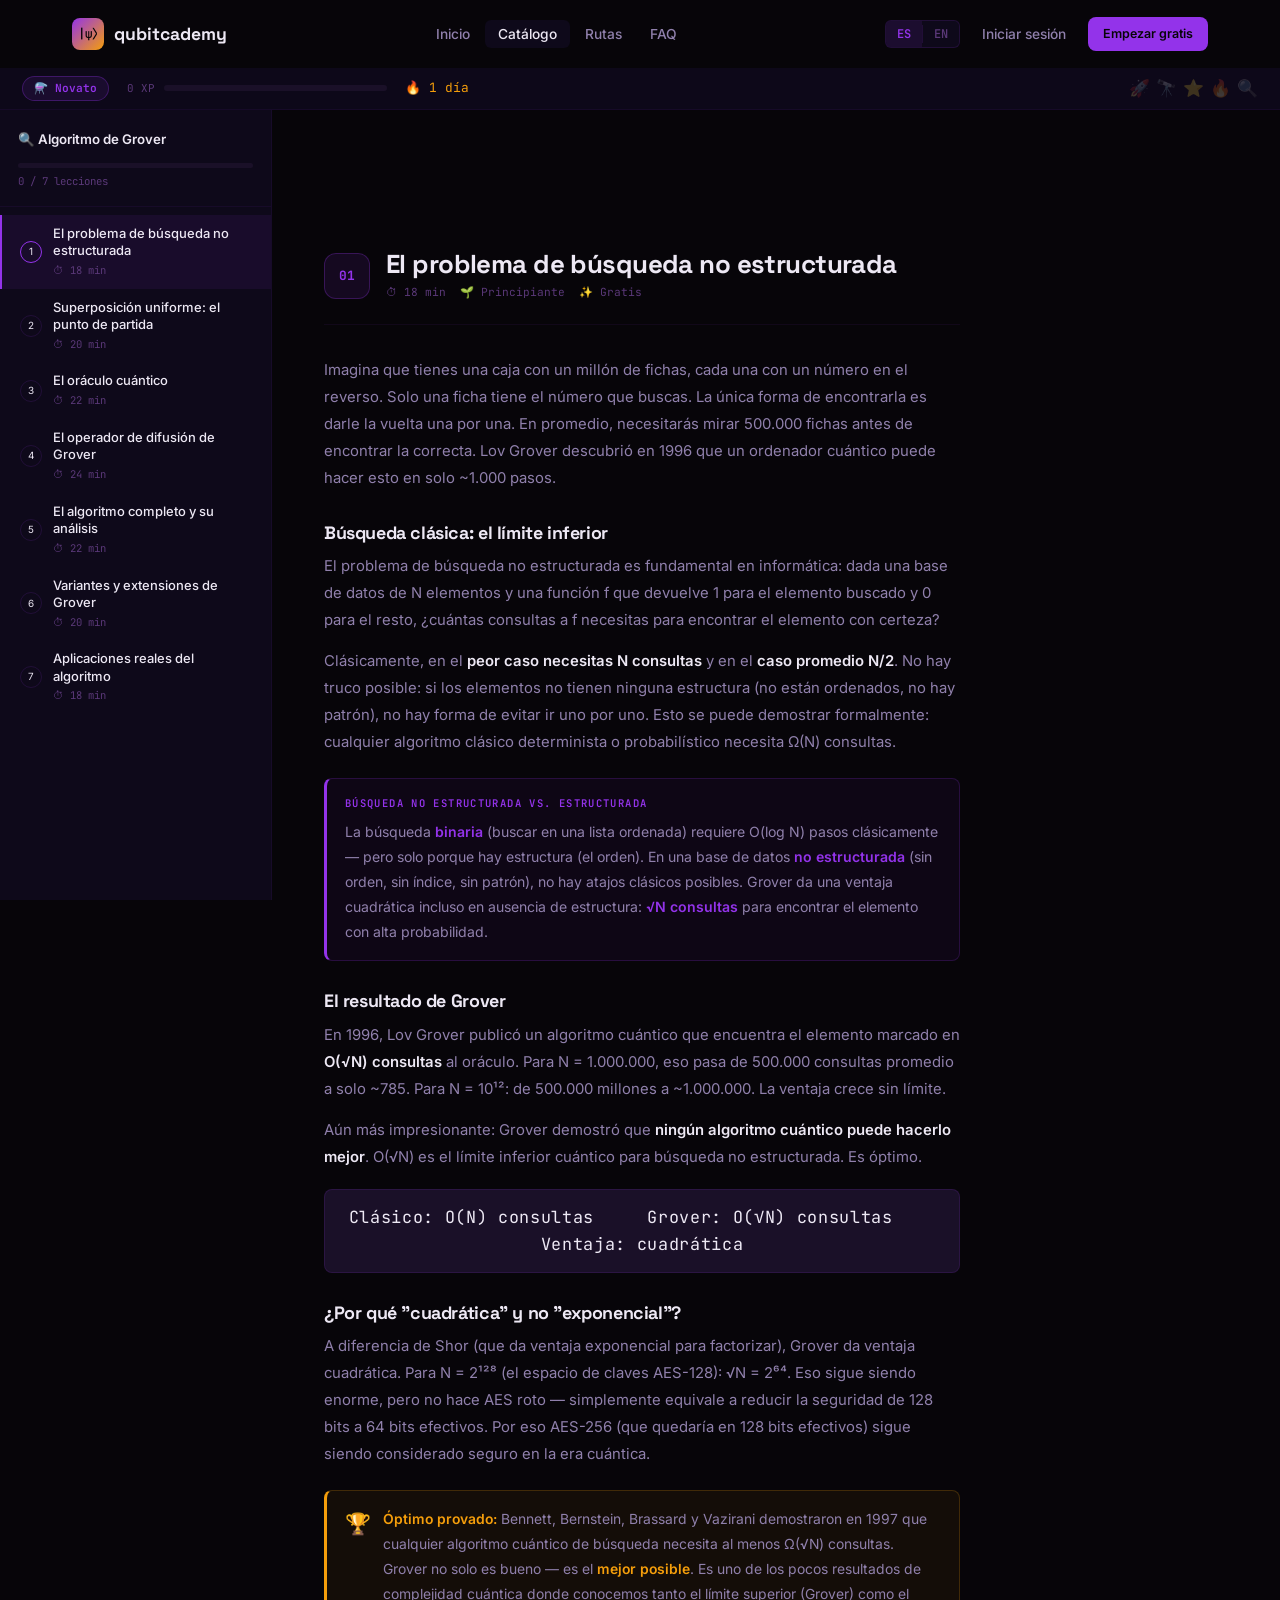
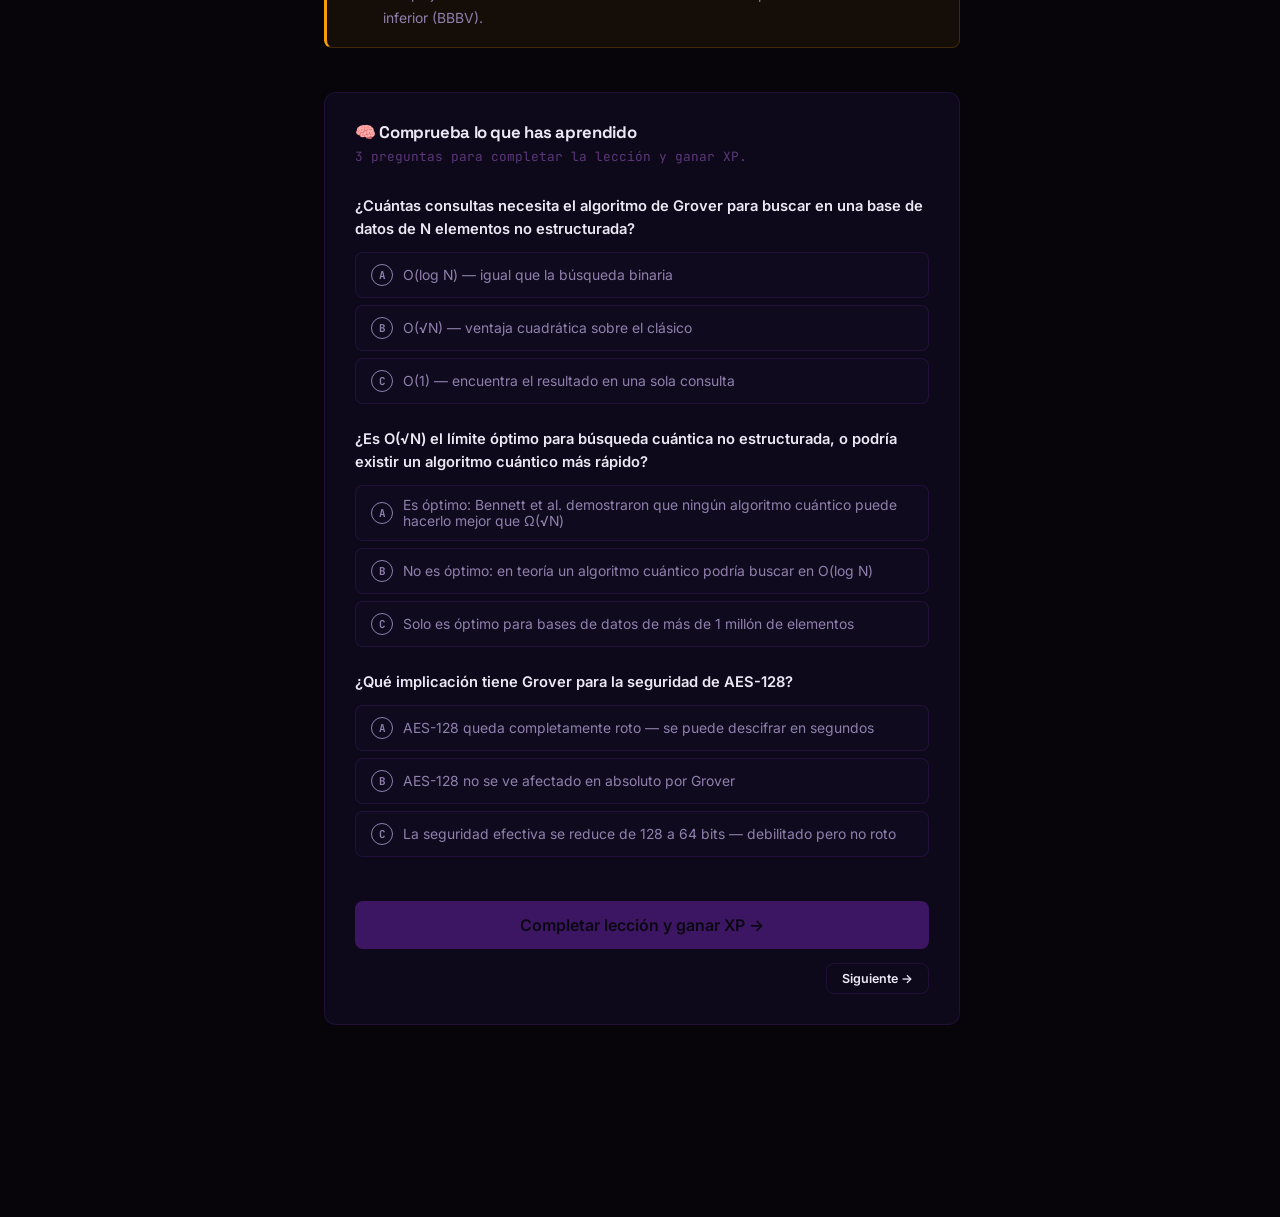
<file: courses/grover.html>
<!DOCTYPE html>
<html lang="es">
<head>
  <meta charset="UTF-8" />
  <meta name="viewport" content="width=device-width, initial-scale=1.0" />
  <title>Algoritmo de Grover — Qubitcademy</title>
  <link rel="icon" type="image/svg+xml" href="data:image/svg+xml,<svg xmlns='http://www.w3.org/2000/svg' viewBox='0 0 32 32'><rect width='32' height='32' rx='8' fill='%239333ea'/><text x='50%' y='55%' text-anchor='middle' dominant-baseline='middle' font-family='monospace' font-size='14' font-weight='600' fill='%23fff'>Q</text></svg>" />
  <link rel="stylesheet" href="../css/style.css" />
  <style>
  #xp-hud { position:fixed;top:var(--nav-h);left:0;right:0;height:42px;background:rgba(14,9,26,0.97);backdrop-filter:blur(14px);border-bottom:1px solid var(--border);z-index:90;display:flex;align-items:center;gap:18px;padding:0 22px; }
  .hud-level { display:flex;align-items:center;gap:6px;font-family:var(--font-m);font-size:0.7rem;font-weight:600;white-space:nowrap;color:var(--cyan);background:var(--cyan-dim);border:1px solid rgba(147,51,234,0.3);border-radius:100px;padding:3px 11px; }
  .hud-xp-wrap { display:flex;align-items:center;gap:9px;flex:1;max-width:260px; }
  .hud-xp-label { font-family:var(--font-m);font-size:0.68rem;color:var(--text-3);white-space:nowrap; }
  .hud-xp-track { flex:1;height:6px;background:var(--bg-3);border-radius:3px;overflow:hidden; }
  .hud-xp-fill  { height:100%;border-radius:3px;background:linear-gradient(90deg,var(--cyan),var(--violet));transition:width 0.6s var(--ease); }
  .hud-streak   { display:flex;align-items:center;gap:5px;font-family:var(--font-m);font-size:0.8rem;color:var(--amber);white-space:nowrap; }
  .hud-badges   { display:flex;gap:6px;margin-left:auto; }
  .hud-badge    { font-size:1.05rem;opacity:0.2;transition:opacity 0.4s,transform 0.4s; }
  .hud-badge.earned { opacity:1;transform:scale(1.15); }
  body { overflow-x:hidden; }
  .cl-wrap { display:grid;grid-template-columns:272px 1fr;margin-top:calc(var(--nav-h) + 42px);min-height:calc(100vh - var(--nav-h) - 42px); }
  .cl-sidebar { position:sticky;top:calc(var(--nav-h) + 42px);height:calc(100vh - var(--nav-h) - 42px);overflow-y:auto;border-right:1px solid var(--border);background:var(--bg-2);display:flex;flex-direction:column;scrollbar-width:thin;scrollbar-color:var(--bg-3) transparent; }
  .cl-sb-head { padding:20px 18px 16px;border-bottom:1px solid var(--border); }
  .cl-sb-title { font-size:0.83rem;font-weight:600;line-height:1.4;margin-bottom:14px;color:var(--text); }
  .cl-prog-bar  { height:5px;background:var(--bg-3);border-radius:3px;overflow:hidden;margin-bottom:5px; }
  .cl-prog-fill { height:100%;border-radius:3px;background:linear-gradient(90deg,var(--cyan),var(--violet));transition:width 0.6s var(--ease); }
  .cl-prog-text { font-family:var(--font-m);font-size:0.67rem;color:var(--text-3); }
  .cl-list { list-style:none;padding:8px 0 24px;flex:1; }
  .cl-item { display:flex;align-items:center;gap:11px;padding:10px 18px;cursor:pointer;transition:background 0.18s;border-left:2px solid transparent; }
  .cl-item:hover { background:var(--bg-3); }
  .cl-item.active { background:rgba(147,51,234,0.08);border-left-color:var(--cyan); }
  .cl-item.done   { opacity:0.72; }
  .cl-check { width:22px;height:22px;border-radius:50%;flex-shrink:0;border:1.5px solid var(--border-md);display:flex;align-items:center;justify-content:center;font-size:0.62rem;transition:all 0.3s; }
  .cl-item.done   .cl-check { background:rgba(16,185,129,0.15);border-color:var(--green);color:var(--green); }
  .cl-item.active .cl-check { border-color:var(--cyan); }
  .cl-item-info { flex:1;min-width:0; }
  .cl-item-name { font-size:0.81rem;font-weight:500;line-height:1.35;color:var(--text); }
  .cl-item-dur  { font-family:var(--font-m);font-size:0.66rem;color:var(--text-3);margin-top:2px; }
  .cl-main { padding:44px 52px 96px;max-width:740px; }
  .cl-lesson { display:none;animation:fadeUp 0.38s var(--ease); }
  .cl-lesson.active { display:block; }
  @keyframes fadeUp { from{opacity:0;transform:translateY(14px)}to{opacity:1;transform:translateY(0)} }
  .lh { display:flex;align-items:center;gap:16px;margin-bottom:32px;padding-bottom:22px;border-bottom:1px solid var(--border); }
  .lh-badge { width:46px;height:46px;border-radius:12px;flex-shrink:0;background:var(--cyan-dim);border:1px solid rgba(147,51,234,0.28);display:flex;align-items:center;justify-content:center;font-family:var(--font-m);font-size:0.8rem;font-weight:700;color:var(--cyan); }
  .lh-info h1  { font-size:1.62rem;margin-bottom:5px; }
  .lh-meta     { display:flex;gap:14px; }
  .lh-meta span { font-family:var(--font-m);font-size:0.7rem;color:var(--text-3); }
  .lb h2 { font-size:1.12rem;margin:30px 0 10px; }
  .lb p  { font-size:0.93rem;color:var(--text-2);line-height:1.82;margin-bottom:14px; }
  .lb strong { color:var(--text);font-weight:600; }
  .lb ul { padding-left:0;list-style:none;margin:12px 0 18px;display:flex;flex-direction:column;gap:7px; }
  .lb li { font-size:0.91rem;color:var(--text-2);padding-left:18px;position:relative;line-height:1.7; }
  .lb li::before { content:'›';position:absolute;left:0;color:var(--cyan);font-weight:700; }
  .concept-box { background:rgba(147,51,234,0.055);border:1px solid rgba(147,51,234,0.2);border-left:3px solid var(--cyan);border-radius:var(--r-sm);padding:16px 18px;margin:22px 0; }
  .concept-box .cb-tag { font-family:var(--font-m);font-size:0.66rem;font-weight:600;color:var(--cyan);letter-spacing:0.13em;text-transform:uppercase;margin-bottom:7px; }
  .concept-box p { font-size:0.88rem;color:var(--text-2);margin:0;line-height:1.78; }
  .concept-box strong { color:var(--cyan); }
  .fact-box { background:rgba(245,158,11,0.055);border:1px solid rgba(245,158,11,0.2);border-left:3px solid var(--violet);border-radius:var(--r-sm);padding:16px 18px;margin:22px 0;display:flex;gap:12px; }
  .fact-icon { font-size:1.3rem;flex-shrink:0; }
  .fact-box p { font-size:0.87rem;color:var(--text-2);margin:0;line-height:1.78; }
  .fact-box strong { color:var(--violet); }
  .math-box { background:var(--bg-3);border:1px solid var(--border-md);border-radius:var(--r-sm);padding:14px 18px;margin:18px 0;font-family:var(--font-m);font-size:1.05rem;color:var(--text);text-align:center;letter-spacing:0.04em; }
  .quiz-block { background:var(--bg-2);border:1px solid var(--border-md);border-radius:var(--r);padding:30px;margin-top:44px; }
  .quiz-block > h2   { font-size:1.05rem;margin-bottom:5px; }
  .quiz-block > p    { font-size:0.8rem;color:var(--text-3);font-family:var(--font-m);margin-bottom:28px; }
  .quiz-q            { margin-bottom:24px; }
  .quiz-q-text       { font-size:0.92rem;font-weight:600;margin-bottom:12px;line-height:1.52; }
  .quiz-opts         { display:flex;flex-direction:column;gap:7px; }
  .quiz-opt { display:flex;align-items:center;gap:10px;padding:11px 15px;border-radius:var(--r-sm);border:1px solid var(--border-md);background:var(--bg-card);cursor:pointer;text-align:left;font-size:0.87rem;color:var(--text-2);font-family:var(--font-b);transition:all 0.18s;width:100%; }
  .quiz-opt:hover:not(:disabled) { border-color:rgba(147,51,234,0.35);color:var(--text);background:rgba(147,51,234,0.05); }
  .quiz-opt.correct { border-color:var(--green)!important;color:var(--green)!important;background:rgba(16,185,129,0.09)!important; }
  .quiz-opt.wrong   { border-color:#ef4444!important;color:#ef4444!important;background:rgba(239,68,68,0.08)!important; }
  .quiz-opt:disabled { cursor:default; }
  .quiz-opt-letter  { width:22px;height:22px;border-radius:50%;border:1px solid currentColor;flex-shrink:0;display:flex;align-items:center;justify-content:center;font-family:var(--font-m);font-size:0.68rem;font-weight:700; }
  .quiz-fb { font-size:0.82rem;margin-top:9px;padding:9px 13px;border-radius:var(--r-sm);display:none;line-height:1.6; }
  .quiz-fb.show { display:block; }
  .quiz-fb.ok  { background:rgba(16,185,129,0.1);color:var(--green);border:1px solid rgba(16,185,129,0.22); }
  .quiz-fb.err { background:rgba(239,68,68,0.08);color:#ef4444;border:1px solid rgba(239,68,68,0.18); }
  .quiz-score { display:none;align-items:center;justify-content:space-between;gap:16px;padding:14px 16px;background:var(--bg-3);border-radius:var(--r-sm);margin:20px 0 0; }
  .quiz-score.show { display:flex; }
  .quiz-score-left h3 { font-size:0.92rem;margin-bottom:3px; }
  .quiz-score-left p  { font-size:0.78rem;color:var(--text-3);font-family:var(--font-m); }
  .quiz-score-stars   { font-size:1.4rem;letter-spacing:2px; }
  .complete-btn { width:100%;justify-content:center;margin-top:20px;opacity:0.35;pointer-events:none;transition:opacity 0.3s;font-size:1rem;padding:14px; }
  .complete-btn.ready { opacity:1;pointer-events:auto; }
  .lesson-nav { display:flex;justify-content:space-between;margin-top:14px;gap:10px; }
  #lesson-done { text-align:center;padding:48px 24px; }
  #badge-modal { position:fixed;inset:0;background:rgba(0,0,0,0.72);display:flex;align-items:center;justify-content:center;z-index:500;opacity:0;pointer-events:none;transition:opacity 0.3s; }
  #badge-modal.show { opacity:1;pointer-events:auto; }
  .bm-box { background:var(--bg-2);border:1px solid var(--border-hi);border-radius:20px;padding:48px 40px;text-align:center;max-width:340px;width:90%;transform:scale(0.82);transition:transform 0.35s var(--ease);box-shadow:0 32px 80px rgba(147,51,234,0.25); }
  #badge-modal.show .bm-box { transform:scale(1); }
  .bm-emoji { font-size:4.5rem;display:block;margin-bottom:18px; }
  .bm-tag   { font-family:var(--font-m);font-size:0.68rem;color:var(--cyan);letter-spacing:0.13em;text-transform:uppercase;margin-bottom:9px; }
  .bm-name  { font-size:1.55rem;font-weight:700;margin-bottom:10px; }
  .bm-desc  { font-size:0.88rem;color:var(--text-2);line-height:1.68;margin-bottom:26px; }
  #xp-toast { position:fixed;bottom:26px;right:26px;background:var(--bg-2);border:1px solid var(--border-hi);border-radius:12px;padding:13px 18px;display:flex;align-items:center;gap:12px;z-index:600;transform:translateY(76px);opacity:0;transition:all 0.38s var(--ease);box-shadow:0 12px 40px rgba(147,51,234,0.2);min-width:210px; }
  #xp-toast.show { transform:translateY(0);opacity:1; }
  .toast-icon  { font-size:1.5rem;flex-shrink:0; }
  .toast-title { font-size:0.92rem;font-weight:700;color:var(--text); }
  .toast-sub   { font-size:0.76rem;color:var(--text-3);font-family:var(--font-m);margin-top:2px; }
  #confetti { position:fixed;inset:0;pointer-events:none;z-index:700;overflow:hidden; }
  .cp { position:absolute;top:-12px;border-radius:2px;animation:fall linear forwards; }
  @keyframes fall { 0%{top:-12px;opacity:1;transform:rotate(0deg) translateX(0)}80%{opacity:1}100%{top:110vh;opacity:0;transform:rotate(800deg) translateX(var(--tx))} }
  .sidebar-fab { display:none; }
  @media (max-width:860px) {
    .cl-wrap { grid-template-columns:1fr; }
    .cl-sidebar { position:fixed;left:-280px;top:calc(var(--nav-h) + 42px);height:calc(100vh - var(--nav-h) - 42px);transition:left 0.32s var(--ease);z-index:80;box-shadow:6px 0 28px rgba(0,0,0,0.5);width:272px; }
    .cl-sidebar.open { left:0; }
    .cl-main { padding:30px 22px 80px; }
    .sidebar-fab { display:flex;position:fixed;bottom:18px;left:18px;z-index:85;background:var(--cyan);color:var(--bg);border:none;border-radius:50%;width:48px;height:48px;align-items:center;justify-content:center;cursor:pointer;box-shadow:0 4px 20px rgba(147,51,234,0.45);font-size:1.2rem; }
  }
  @media (max-width:640px) {
    .hud-streak,.hud-badges { display:none; }
    .lh-info h1 { font-size:1.3rem; }
    .cl-main { padding:24px 16px 80px; }
  }
  </style>
</head>
<body>

<nav id="nav">
  <div class="container"><div class="nav-inner">
    <a href="../index.html" class="nav-logo"><div class="nav-logo-mark">|ψ⟩</div><span>qubitcademy</span></a>
    <ul class="nav-links">
      <li><a href="../index.html">Inicio</a></li>
      <li><a href="../catalogue.html" class="active">Catálogo</a></li>
      <li><a href="../paths.html">Rutas</a></li>
      <li><a href="../faq.html">FAQ</a></li>
    </ul>
    <div class="nav-right">
      <div class="lang-switcher"><button class="lang-btn active" data-lang="es">ES</button><div class="lang-sep"></div><button class="lang-btn" data-lang="en">EN</button></div>
      <a href="#" class="nav-login">Iniciar sesión</a>
      <a href="#" class="btn btn-primary btn-sm">Empezar gratis</a>
    </div>
    <button class="nav-toggle" aria-label="Abrir menú" aria-expanded="false">
      <svg width="22" height="22" viewBox="0 0 22 22" fill="none" stroke="currentColor" stroke-width="2"><line x1="3" y1="6" x2="19" y2="6"/><line x1="3" y1="11" x2="19" y2="11"/><line x1="3" y1="16" x2="19" y2="16"/></svg>
    </button>
  </div></div>
</nav>
<div class="nav-mobile">
  <a href="../index.html">Inicio</a><a href="../catalogue.html">Catálogo</a><a href="../paths.html">Rutas</a><a href="../faq.html">FAQ</a>
  <div class="nav-mobile-lang"><button class="lang-btn active" data-lang="es">ES</button><div class="lang-sep"></div><button class="lang-btn" data-lang="en">EN</button></div>
  <div class="nav-mobile-footer"><a href="#" class="btn btn-ghost">Iniciar sesión</a><a href="#" class="btn btn-primary">Empezar gratis</a></div>
</div>

<div id="xp-hud">
  <div class="hud-level" id="hud-level">⚗️ Novato</div>
  <div class="hud-xp-wrap">
    <span class="hud-xp-label" id="hud-xp-label">0 XP</span>
    <div class="hud-xp-track"><div class="hud-xp-fill" id="hud-xp-fill" style="width:0%"></div></div>
  </div>
  <div class="hud-streak" id="hud-streak">🔥 0 días</div>
  <div class="hud-badges">
    <span class="hud-badge" id="hb-0">🚀</span>
    <span class="hud-badge" id="hb-1">🔭</span>
    <span class="hud-badge" id="hb-2">⭐</span>
    <span class="hud-badge" id="hb-3">🔥</span>
    <span class="hud-badge" id="hb-4">🔍</span>
  </div>
</div>

<div class="cl-wrap">
  <aside class="cl-sidebar" id="cl-sidebar">
    <div class="cl-sb-head">
      <div class="cl-sb-title">🔍 Algoritmo de Grover</div>
      <div class="cl-prog-bar"><div class="cl-prog-fill" id="cl-prog" style="width:0%"></div></div>
      <div class="cl-prog-text" id="cl-prog-text">0 / 7 lecciones</div>
    </div>
    <ul class="cl-list" id="cl-list">
      <li class="cl-item active" data-lesson="0"><div class="cl-check" id="ck-0">1</div><div class="cl-item-info"><div class="cl-item-name">El problema de búsqueda no estructurada</div><div class="cl-item-dur">⏱ 18 min</div></div></li>
      <li class="cl-item" data-lesson="1"><div class="cl-check" id="ck-1">2</div><div class="cl-item-info"><div class="cl-item-name">Superposición uniforme: el punto de partida</div><div class="cl-item-dur">⏱ 20 min</div></div></li>
      <li class="cl-item" data-lesson="2"><div class="cl-check" id="ck-2">3</div><div class="cl-item-info"><div class="cl-item-name">El oráculo cuántico</div><div class="cl-item-dur">⏱ 22 min</div></div></li>
      <li class="cl-item" data-lesson="3"><div class="cl-check" id="ck-3">4</div><div class="cl-item-info"><div class="cl-item-name">El operador de difusión de Grover</div><div class="cl-item-dur">⏱ 24 min</div></div></li>
      <li class="cl-item" data-lesson="4"><div class="cl-check" id="ck-4">5</div><div class="cl-item-info"><div class="cl-item-name">El algoritmo completo y su análisis</div><div class="cl-item-dur">⏱ 22 min</div></div></li>
      <li class="cl-item" data-lesson="5"><div class="cl-check" id="ck-5">6</div><div class="cl-item-info"><div class="cl-item-name">Variantes y extensiones de Grover</div><div class="cl-item-dur">⏱ 20 min</div></div></li>
      <li class="cl-item" data-lesson="6"><div class="cl-check" id="ck-6">7</div><div class="cl-item-info"><div class="cl-item-name">Aplicaciones reales del algoritmo</div><div class="cl-item-dur">⏱ 18 min</div></div></li>
    </ul>
  </aside>

  <main class="cl-main" id="cl-main">

    <!-- ══════════ LECCIÓN 1 ══════════ -->
    <section class="cl-lesson active" id="lesson-0">
      <div class="lh">
        <div class="lh-badge">01</div>
        <div class="lh-info">
          <h1>El problema de búsqueda no estructurada</h1>
          <div class="lh-meta"><span>⏱ 18 min</span><span>🌱 Principiante</span><span>✨ Gratis</span></div>
        </div>
      </div>
      <div class="lb">
        <p>Imagina que tienes una caja con un millón de fichas, cada una con un número en el reverso. Solo una ficha tiene el número que buscas. La única forma de encontrarla es darle la vuelta una por una. En promedio, necesitarás mirar 500.000 fichas antes de encontrar la correcta. Lov Grover descubrió en 1996 que un ordenador cuántico puede hacer esto en solo ~1.000 pasos.</p>

        <h2>Búsqueda clásica: el límite inferior</h2>
        <p>El problema de búsqueda no estructurada es fundamental en informática: dada una base de datos de N elementos y una función f que devuelve 1 para el elemento buscado y 0 para el resto, ¿cuántas consultas a f necesitas para encontrar el elemento con certeza?</p>
        <p>Clásicamente, en el <strong>peor caso necesitas N consultas</strong> y en el <strong>caso promedio N/2</strong>. No hay truco posible: si los elementos no tienen ninguna estructura (no están ordenados, no hay patrón), no hay forma de evitar ir uno por uno. Esto se puede demostrar formalmente: cualquier algoritmo clásico determinista o probabilístico necesita Ω(N) consultas.</p>

        <div class="concept-box">
          <div class="cb-tag">Búsqueda no estructurada vs. estructurada</div>
          <p>La búsqueda <strong>binaria</strong> (buscar en una lista ordenada) requiere O(log N) pasos clásicamente — pero solo porque hay estructura (el orden). En una base de datos <strong>no estructurada</strong> (sin orden, sin índice, sin patrón), no hay atajos clásicos posibles. Grover da una ventaja cuadrática incluso en ausencia de estructura: <strong>√N consultas</strong> para encontrar el elemento con alta probabilidad.</p>
        </div>

        <h2>El resultado de Grover</h2>
        <p>En 1996, Lov Grover publicó un algoritmo cuántico que encuentra el elemento marcado en <strong>O(√N) consultas</strong> al oráculo. Para N = 1.000.000, eso pasa de 500.000 consultas promedio a solo ~785. Para N = 10¹²: de 500.000 millones a ~1.000.000. La ventaja crece sin límite.</p>
        <p>Aún más impresionante: Grover demostró que <strong>ningún algoritmo cuántico puede hacerlo mejor</strong>. O(√N) es el límite inferior cuántico para búsqueda no estructurada. Es óptimo.</p>
        <div class="math-box">Clásico: O(N) consultas &nbsp;&nbsp;&nbsp; Grover: O(√N) consultas &nbsp;&nbsp;&nbsp; Ventaja: cuadrática</div>

        <h2>¿Por qué "cuadrática" y no "exponencial"?</h2>
        <p>A diferencia de Shor (que da ventaja exponencial para factorizar), Grover da ventaja cuadrática. Para N = 2¹²⁸ (el espacio de claves AES-128): √N = 2⁶⁴. Eso sigue siendo enorme, pero no hace AES roto — simplemente equivale a reducir la seguridad de 128 bits a 64 bits efectivos. Por eso AES-256 (que quedaría en 128 bits efectivos) sigue siendo considerado seguro en la era cuántica.</p>

        <div class="fact-box">
          <span class="fact-icon">🏆</span>
          <p><strong>Óptimo provado:</strong> Bennett, Bernstein, Brassard y Vazirani demostraron en 1997 que cualquier algoritmo cuántico de búsqueda necesita al menos Ω(√N) consultas. Grover no solo es bueno — es el <strong>mejor posible</strong>. Es uno de los pocos resultados de complejidad cuántica donde conocemos tanto el límite superior (Grover) como el inferior (BBBV).</p>
        </div>
      </div>
      <div class="quiz-block">
        <h2>🧠 Comprueba lo que has aprendido</h2>
        <p>3 preguntas para completar la lección y ganar XP.</p>
        <div class="quiz-q" data-answered="false">
          <div class="quiz-q-text">¿Cuántas consultas necesita el algoritmo de Grover para buscar en una base de datos de N elementos no estructurada?</div>
          <div class="quiz-opts" data-correct="1">
            <button class="quiz-opt" data-idx="0"><span class="quiz-opt-letter">A</span> O(log N) — igual que la búsqueda binaria</button>
            <button class="quiz-opt" data-idx="1"><span class="quiz-opt-letter">B</span> O(√N) — ventaja cuadrática sobre el clásico</button>
            <button class="quiz-opt" data-idx="2"><span class="quiz-opt-letter">C</span> O(1) — encuentra el resultado en una sola consulta</button>
          </div>
          <div class="quiz-fb ok">✓ ¡Correcto! Grover necesita O(√N) consultas, comparado con O(N) clásico. Para N=1.000.000 eso es ~1.000 vs ~500.000 consultas — una ventaja de 500x.</div>
          <div class="quiz-fb err">✗ No es correcto. Grover usa O(√N) consultas. La búsqueda binaria O(log N) solo funciona en listas ordenadas. En una base de datos no estructurada, la ventaja cuántica de Grover es cuadrática, no logarítmica.</div>
        </div>
        <div class="quiz-q" data-answered="false">
          <div class="quiz-q-text">¿Es O(√N) el límite óptimo para búsqueda cuántica no estructurada, o podría existir un algoritmo cuántico más rápido?</div>
          <div class="quiz-opts" data-correct="0">
            <button class="quiz-opt" data-idx="0"><span class="quiz-opt-letter">A</span> Es óptimo: Bennett et al. demostraron que ningún algoritmo cuántico puede hacerlo mejor que Ω(√N)</button>
            <button class="quiz-opt" data-idx="1"><span class="quiz-opt-letter">B</span> No es óptimo: en teoría un algoritmo cuántico podría buscar en O(log N)</button>
            <button class="quiz-opt" data-idx="2"><span class="quiz-opt-letter">C</span> Solo es óptimo para bases de datos de más de 1 millón de elementos</button>
          </div>
          <div class="quiz-fb ok">✓ ¡Exacto! El resultado BBBV (1997) prueba que Ω(√N) es el límite inferior cuántico. Grover es el mejor posible — un resultado de completitud muy raro en complejidad cuántica.</div>
          <div class="quiz-fb err">✗ No es correcto. Grover es óptimo. Bennett, Bernstein, Brassard y Vazirani demostraron en 1997 que cualquier algoritmo cuántico de búsqueda no estructurada necesita al menos Ω(√N) consultas. No hay margen de mejora.</div>
        </div>
        <div class="quiz-q" data-answered="false">
          <div class="quiz-q-text">¿Qué implicación tiene Grover para la seguridad de AES-128?</div>
          <div class="quiz-opts" data-correct="2">
            <button class="quiz-opt" data-idx="0"><span class="quiz-opt-letter">A</span> AES-128 queda completamente roto — se puede descifrar en segundos</button>
            <button class="quiz-opt" data-idx="1"><span class="quiz-opt-letter">B</span> AES-128 no se ve afectado en absoluto por Grover</button>
            <button class="quiz-opt" data-idx="2"><span class="quiz-opt-letter">C</span> La seguridad efectiva se reduce de 128 a 64 bits — debilitado pero no roto</button>
          </div>
          <div class="quiz-fb ok">✓ ¡Perfecto! Grover reduce la seguridad de AES-128 de 128 a 64 bits efectivos (√2¹²⁸ = 2⁶⁴). 2⁶⁴ operaciones sigue siendo inviable hoy, pero se recomienda AES-256 para seguridad a largo plazo.</div>
          <div class="quiz-fb err">✗ No es correcto. Grover reduce la seguridad de AES-128 a la mitad (en bits): de 128 bits a 64 bits efectivos. No lo rompe completamente, pero por eso los estándares post-cuánticos recomiendan usar AES-256.</div>
        </div>
        <div class="quiz-score" id="qs-0"><div class="quiz-score-left"><h3 id="qs-0-title">Puntuación</h3><p id="qs-0-sub"></p></div><div class="quiz-score-stars" id="qs-0-stars"></div></div>
        <button class="btn btn-primary complete-btn" data-lesson="0">Completar lección y ganar XP →</button>
        <div class="lesson-nav"><span></span><button class="btn btn-ghost btn-sm" onclick="COURSE.go(1)">Siguiente →</button></div>
      </div>
    </section>

    <!-- ══════════ LECCIÓN 2 ══════════ -->
    <section class="cl-lesson" id="lesson-1">
      <div class="lh">
        <div class="lh-badge">02</div>
        <div class="lh-info">
          <h1>Superposición uniforme: el punto de partida</h1>
          <div class="lh-meta"><span>⏱ 20 min</span><span>🌱 Principiante</span><span>✨ Gratis</span></div>
        </div>
      </div>
      <div class="lb">
        <p>Antes de poder "buscar" en una base de datos cuántica, necesitamos que todos los posibles estados estén disponibles simultáneamente. El primer paso de Grover crea la <strong>superposición uniforme</strong>: todos los N estados con exactamente la misma amplitud. Es el equivalente cuántico de "mirar todos los cajones a la vez".</p>

        <h2>¿Qué es la superposición uniforme?</h2>
        <p>Con n qubits podemos representar 2ⁿ = N estados base: |0⟩, |1⟩, |2⟩, …, |N−1⟩. La superposición uniforme es el estado donde todos tienen exactamente la misma amplitud:</p>
        <div class="math-box">|s⟩ = (1/√N) Σₓ |x⟩ = (1/√N)(|0⟩ + |1⟩ + |2⟩ + … + |N−1⟩)</div>
        <p>La amplitud de cada estado es 1/√N, y la probabilidad de medir cualquier estado es (1/√N)² = 1/N. Todos igualmente probables — máxima ignorancia, máxima superposición.</p>

        <h2>Cómo preparar la superposición uniforme</h2>
        <p>Crear |s⟩ desde el estado inicial |0⟩ⁿ es sorprendentemente simple: basta con aplicar una <strong>puerta Hadamard a cada qubit independientemente</strong>.</p>
        <div class="math-box">H⊗ⁿ |0⟩ⁿ = |s⟩</div>
        <p>¿Por qué funciona? La puerta H transforma |0⟩ en (|0⟩+|1⟩)/√2. Aplicada a n qubits independientes, el producto tensorial genera todas las combinaciones posibles de 0s y 1s — exactamente todos los estados de n bits — con igual amplitud.</p>
        <p>Para n = 3 qubits (N = 8):</p>
        <div class="math-box">(1/√8)(|000⟩+|001⟩+|010⟩+|011⟩+|100⟩+|101⟩+|110⟩+|111⟩)</div>

        <div class="concept-box">
          <div class="cb-tag">El poder de la superposición</div>
          <p>Con n = 300 qubits, la superposición uniforme representa simultáneamente 2³⁰⁰ estados — más que el número de átomos en el universo observable. Preparar este estado toma exactamente <strong>n puertas Hadamard</strong> y un tiempo constante. Ningún ordenador clásico puede siquiera almacenar todos esos estados, mucho menos procesarlos todos a la vez.</p>
        </div>

        <h2>El estado |s⟩ como vector geométrico</h2>
        <p>Una forma muy útil de visualizar Grover es geométrica. Considera el espacio de 2 dimensiones formado por:</p>
        <ul>
          <li>El vector |ω⟩: el estado marcado (la solución que buscamos)</li>
          <li>El vector |ω⊥⟩: la superposición uniforme de todos los estados <em>excepto</em> |ω⟩</li>
        </ul>
        <p>El estado inicial |s⟩ está casi alineado con |ω⊥⟩ (muy lejos de |ω⟩), con un ángulo θ donde sin(θ) = 1/√N. Grover rota este vector hacia |ω⟩ mediante una serie de reflexiones. Después de ~π√N/4 iteraciones, el vector apunta casi exactamente a |ω⟩ y la medición da el resultado correcto con alta probabilidad.</p>

        <div class="fact-box">
          <span class="fact-icon">🎯</span>
          <p><strong>Solo n puertas para N estados:</strong> Preparar la superposición uniforme de N = 2ⁿ estados toma exactamente n puertas Hadamard — una operación de tiempo O(n) = O(log N). Un ordenador clásico necesitaría O(N) pasos solo para listar todos los estados. Aquí ya hay una ventaja exponencial en la preparación del estado inicial.</p>
        </div>
      </div>
      <div class="quiz-block">
        <h2>🧠 Comprueba lo que has aprendido</h2>
        <p>¡Ya vas por la lección 2!</p>
        <div class="quiz-q" data-answered="false">
          <div class="quiz-q-text">¿Cómo se crea la superposición uniforme de N=2ⁿ estados con n qubits en |0⟩ⁿ?</div>
          <div class="quiz-opts" data-correct="0">
            <button class="quiz-opt" data-idx="0"><span class="quiz-opt-letter">A</span> Aplicando una puerta Hadamard a cada qubit: H⊗ⁿ|0⟩ⁿ</button>
            <button class="quiz-opt" data-idx="1"><span class="quiz-opt-letter">B</span> Aplicando n puertas CNOT en cadena</button>
            <button class="quiz-opt" data-idx="2"><span class="quiz-opt-letter">C</span> Aplicando una puerta de rotación de ángulo 2π/N a cada qubit</button>
          </div>
          <div class="quiz-fb ok">✓ ¡Correcto! La puerta Hadamard aplicada a cada qubit independientemente crea exactamente la superposición uniforme. Es una operación de solo n puertas que genera 2ⁿ estados simultáneamente.</div>
          <div class="quiz-fb err">✗ No es correcto. La superposición uniforme se crea con H⊗ⁿ: una puerta Hadamard por qubit. H transforma |0⟩ en (|0⟩+|1⟩)/√2, y el producto tensorial de n de estas genera todos los 2ⁿ estados con igual amplitud.</div>
        </div>
        <div class="quiz-q" data-answered="false">
          <div class="quiz-q-text">En la superposición uniforme de N estados, ¿cuál es la probabilidad de medir cualquier estado particular?</div>
          <div class="quiz-opts" data-correct="2">
            <button class="quiz-opt" data-idx="0"><span class="quiz-opt-letter">A</span> 1/√N — la amplitud de cada estado</button>
            <button class="quiz-opt" data-idx="1"><span class="quiz-opt-letter">B</span> N — proporcional al número total de estados</button>
            <button class="quiz-opt" data-idx="2"><span class="quiz-opt-letter">C</span> 1/N — el cuadrado de la amplitud 1/√N</button>
          </div>
          <div class="quiz-fb ok">✓ ¡Exacto! La amplitud de cada estado es 1/√N, y la probabilidad es la amplitud al cuadrado: (1/√N)² = 1/N. Todos los estados son igualmente probables — máxima incertidumbre antes de aplicar el oráculo.</div>
          <div class="quiz-fb err">✗ No es correcto. La amplitud de cada estado es 1/√N, pero la probabilidad es el módulo de la amplitud al cuadrado: (1/√N)² = 1/N. La Regla de Born dice P = |amplitud|², no P = |amplitud|.</div>
        </div>
        <div class="quiz-q" data-answered="false">
          <div class="quiz-q-text">En la interpretación geométrica de Grover, ¿qué representa el ángulo θ entre |s⟩ y |ω⊥⟩ inicialmente?</div>
          <div class="quiz-opts" data-correct="1">
            <button class="quiz-opt" data-idx="0"><span class="quiz-opt-letter">A</span> θ = π/4 siempre, independientemente de N</button>
            <button class="quiz-opt" data-idx="1"><span class="quiz-opt-letter">B</span> sin(θ) = 1/√N — el ángulo es muy pequeño para N grande</button>
            <button class="quiz-opt" data-idx="2"><span class="quiz-opt-letter">C</span> θ = π/2 — |s⟩ es perpendicular a |ω⊥⟩</button>
          </div>
          <div class="quiz-fb ok">✓ ¡Perfecto! sin(θ) = ⟨ω|s⟩ = 1/√N. Para N grande, θ ≈ 1/√N es muy pequeño — el estado inicial está casi paralelo a |ω⊥⟩ y muy lejos de |ω⟩. Cada iteración de Grover rota el estado θ radianes más hacia |ω⟩.</div>
          <div class="quiz-fb err">✗ No es correcto. El ángulo inicial satisface sin(θ) = 1/√N. Para N grande, θ es muy pequeño: el estado |s⟩ está casi perpendicular a |ω⟩. El algoritmo de Grover rota el estado en 2θ por iteración hasta apuntar a |ω⟩.</div>
        </div>
        <div class="quiz-score" id="qs-1"><div class="quiz-score-left"><h3 id="qs-1-title">Puntuación</h3><p id="qs-1-sub"></p></div><div class="quiz-score-stars" id="qs-1-stars"></div></div>
        <button class="btn btn-primary complete-btn" data-lesson="1">Completar lección y ganar XP →</button>
        <div class="lesson-nav"><button class="btn btn-ghost btn-sm" onclick="COURSE.go(0)">← Anterior</button><button class="btn btn-ghost btn-sm" onclick="COURSE.go(2)">Siguiente →</button></div>
      </div>
    </section>

    <!-- ══════════ LECCIÓN 3 ══════════ -->
    <section class="cl-lesson" id="lesson-2">
      <div class="lh">
        <div class="lh-badge">03</div>
        <div class="lh-info">
          <h1>El oráculo cuántico</h1>
          <div class="lh-meta"><span>⏱ 22 min</span><span>🟡 Intermedio</span><span>✨ Gratis</span></div>
        </div>
      </div>
      <div class="lb">
        <p>El <strong>oráculo cuántico</strong> es el componente que sabe cuál es la respuesta correcta. No "busca" — simplemente reconoce la solución cuando la ve y la marca. En el modelo de complejidad cuántica, el oráculo es una caja negra y contamos cuántas veces la consultamos. La magia de Grover es que necesita consultarla muy pocas veces.</p>

        <h2>¿Qué hace el oráculo?</h2>
        <p>Formalmente, el oráculo es una función booleana f: {0,1}ⁿ → {0,1} que devuelve 1 para el elemento marcado |ω⟩ y 0 para todos los demás. En la versión cuántica, el oráculo actúa como una puerta unitaria U_f que:</p>
        <div class="math-box">U_f|x⟩ = (−1)^f(x)|x⟩</div>
        <p>Si x ≠ ω: U_f|x⟩ = |x⟩ (sin cambio)<br>
        Si x = ω: U_f|ω⟩ = −|ω⟩ (invierte la fase)</p>
        <p>El oráculo no mide ni colapsa el estado — simplemente cambia el signo de la amplitud del estado marcado. Este truco se llama <strong>phase kickback</strong> (retroceso de fase).</p>

        <div class="concept-box">
          <div class="cb-tag">Phase kickback: el truco fundamental</div>
          <p>Para implementar la inversión de fase sin medir, se usa un qubit auxiliar en el estado |−⟩ = (|0⟩−|1⟩)/√2. Cuando aplicas la función f controlada por |x⟩ sobre el qubit auxiliar: si f(x)=1, la fase −1 "rebota" al qubit de control. Si f(x)=0, no pasa nada. Este mecanismo permite que el oráculo marque el estado correcto con una fase sin destruir la superposición.</p>
        </div>

        <h2>El efecto del oráculo sobre la superposición</h2>
        <p>Antes del oráculo, todos los estados tienen amplitud +1/√N. Después del oráculo, el estado marcado |ω⟩ tiene amplitud −1/√N y todos los demás siguen con +1/√N:</p>
        <div class="math-box">|s⟩ → (1/√N) Σ_{x≠ω} |x⟩ − (1/√N)|ω⟩</div>
        <p>Medido directamente en este punto, el estado marcado sigue teniendo probabilidad (1/√N)² = 1/N — ¡nada ha cambiado en términos de probabilidad! La inversión de fase es invisible en una sola medición. Solo a través de <strong>interferencia</strong> con el operador de difusión (siguiente lección) se vuelve visible.</p>

        <h2>¿Cómo se construye el oráculo en la práctica?</h2>
        <p>En un circuito cuántico real, el oráculo depende del problema específico:</p>
        <ul>
          <li><strong>Búsqueda en base de datos:</strong> el oráculo verifica si x coincide con el elemento buscado (comparación bit a bit)</li>
          <li><strong>Satisfacibilidad (SAT):</strong> el oráculo evalúa una fórmula booleana en x y devuelve 1 si la satisface</li>
          <li><strong>Optimización:</strong> el oráculo verifica si una solución candidata cumple una cota mínima de calidad</li>
        </ul>
        <p>La complejidad del oráculo depende del problema. Lo importante es que la ventaja cuadrática de Grover se mantiene independientemente de cómo esté construido, siempre que sea una puerta unitaria válida.</p>

        <div class="fact-box">
          <span class="fact-icon">📦</span>
          <p><strong>El oráculo como abstracción:</strong> El modelo del oráculo es una abstracción teórica que permite analizar algoritmos independientemente del hardware. En la práctica, implementar el oráculo para problemas reales (como SAT con millones de variables) puede requerir muchos qubits auxiliares y circuitos profundos. El coste del oráculo es parte del análisis completo del algoritmo.</p>
        </div>
      </div>
      <div class="quiz-block">
        <h2>🧠 Comprueba lo que has aprendido</h2>
        <p>¡A mitad de camino!</p>
        <div class="quiz-q" data-answered="false">
          <div class="quiz-q-text">¿Qué hace el oráculo cuántico U_f al estado marcado |ω⟩?</div>
          <div class="quiz-opts" data-correct="2">
            <button class="quiz-opt" data-idx="0"><span class="quiz-opt-letter">A</span> Lo mide y lo colapsa a un estado clásico</button>
            <button class="quiz-opt" data-idx="1"><span class="quiz-opt-letter">B</span> Duplica su amplitud</button>
            <button class="quiz-opt" data-idx="2"><span class="quiz-opt-letter">C</span> Invierte su fase: |ω⟩ → −|ω⟩</button>
          </div>
          <div class="quiz-fb ok">✓ ¡Correcto! El oráculo aplica U_f|ω⟩ = −|ω⟩: invierte el signo de la amplitud del estado marcado sin medirlo ni colapsarlo. Los demás estados no cambian.</div>
          <div class="quiz-fb err">✗ No es correcto. El oráculo invierte la fase del estado marcado: U_f|ω⟩ = −|ω⟩. No mide ni colapsa el estado. La inversión de fase es sutil: la probabilidad |−1/√N|² = 1/N no cambia hasta que se aplica el operador de difusión.</div>
        </div>
        <div class="quiz-q" data-answered="false">
          <div class="quiz-q-text">Después de aplicar el oráculo a la superposición uniforme, ¿cuál es la probabilidad de medir el estado marcado si se mide inmediatamente?</div>
          <div class="quiz-opts" data-correct="1">
            <button class="quiz-opt" data-idx="0"><span class="quiz-opt-letter">A</span> 100% — el oráculo ha marcado la solución claramente</button>
            <button class="quiz-opt" data-idx="1"><span class="quiz-opt-letter">B</span> 1/N — la misma que antes del oráculo</button>
            <button class="quiz-opt" data-idx="2"><span class="quiz-opt-letter">C</span> 0% — el oráculo ha eliminado el estado marcado</button>
          </div>
          <div class="quiz-fb ok">✓ ¡Exacto! La inversión de fase no cambia el valor absoluto de la amplitud, así que la probabilidad sigue siendo |−1/√N|² = 1/N. La magia ocurre solo cuando combinas el oráculo con el operador de difusión.</div>
          <div class="quiz-fb err">✗ No es correcto. Aunque el oráculo marca el estado con una fase negativa, la probabilidad es |amplitud|² = |−1/√N|² = 1/N — igual que antes. La inversión de fase solo se convierte en ventaja cuando el operador de difusión amplifica esa diferencia.</div>
        </div>
        <div class="quiz-q" data-answered="false">
          <div class="quiz-q-text">¿Qué mecanismo usa el oráculo cuántico para marcar el estado correcto con una fase sin medir el sistema?</div>
          <div class="quiz-opts" data-correct="0">
            <button class="quiz-opt" data-idx="0"><span class="quiz-opt-letter">A</span> Phase kickback: un qubit auxiliar en |−⟩ hace que la fase −1 "rebote" al qubit de control</button>
            <button class="quiz-opt" data-idx="1"><span class="quiz-opt-letter">B</span> Una puerta Z controlada que actúa directamente sobre el estado marcado</button>
            <button class="quiz-opt" data-idx="2"><span class="quiz-opt-letter">C</span> Una medición intermedia que no colapsa la superposición</button>
          </div>
          <div class="quiz-fb ok">✓ ¡Perfecto! El phase kickback es una técnica fundamental: usando un qubit auxiliar en |−⟩, la fase producida por f(x)=1 se "transfiere" al registro de control sin medirlo. Es un truco que aparece en muchos algoritmos cuánticos.</div>
          <div class="quiz-fb err">✗ No es correcto. El mecanismo es el phase kickback: un qubit auxiliar en |−⟩ hace que cuando f(x)=1, la fase −1 se transfiere al estado |x⟩ del registro de control. Así el oráculo marca fases sin colapsar la superposición.</div>
        </div>
        <div class="quiz-score" id="qs-2"><div class="quiz-score-left"><h3 id="qs-2-title">Puntuación</h3><p id="qs-2-sub"></p></div><div class="quiz-score-stars" id="qs-2-stars"></div></div>
        <button class="btn btn-primary complete-btn" data-lesson="2">Completar lección y ganar XP →</button>
        <div class="lesson-nav"><button class="btn btn-ghost btn-sm" onclick="COURSE.go(1)">← Anterior</button><button class="btn btn-ghost btn-sm" onclick="COURSE.go(3)">Siguiente →</button></div>
      </div>
    </section>

    <!-- ══════════ LECCIÓN 4 ══════════ -->
    <section class="cl-lesson" id="lesson-3">
      <div class="lh">
        <div class="lh-badge">04</div>
        <div class="lh-info">
          <h1>El operador de difusión de Grover</h1>
          <div class="lh-meta"><span>⏱ 24 min</span><span>🟡 Intermedio</span><span>✨ Gratis</span></div>
        </div>
      </div>
      <div class="lb">
        <p>El oráculo marca la solución con una fase negativa, pero eso no es suficiente para encontrarla. El segundo componente del algoritmo — el <strong>operador de difusión de Grover</strong> (también llamado "inversión sobre la media") — convierte esa diferencia de fase en una amplificación real de la probabilidad. Es el motor que hace que Grover funcione.</p>

        <h2>La inversión sobre la media</h2>
        <p>El operador de difusión realiza una operación geométrica elegante: refleja todas las amplitudes respecto a su valor medio. Si la media es μ, cada amplitud aₓ se transforma en 2μ − aₓ.</p>
        <p>Veamos por qué esto amplifica la solución. Después del oráculo:</p>
        <ul>
          <li>N−1 estados tienen amplitud +1/√N ≈ μ (un poco por encima de la media)</li>
          <li>El estado marcado |ω⟩ tiene amplitud −1/√N (muy por debajo de la media)</li>
        </ul>
        <p>La media μ es ligeramente menor que 1/√N. Al reflejar respecto a μ:</p>
        <ul>
          <li>Los estados no marcados: su amplitud queda ligeramente reducida</li>
          <li>El estado marcado: su amplitud grande y negativa se refleja a un valor grande y <em>positivo</em></li>
        </ul>
        <div class="math-box">amplitud nueva = 2μ − amplitud vieja</div>

        <div class="concept-box">
          <div class="cb-tag">Circuito del operador de difusión</div>
          <p>El operador de difusión se implementa como: <strong>H⊗ⁿ · (2|0⟩⟨0| − I) · H⊗ⁿ</strong>. En circuito: (1) aplica H a todos los qubits, (2) aplica una puerta de fase que invierte todos los estados excepto |0⟩ (implementada con puertas X, una Toffoli de n-qubits y X de vuelta), (3) aplica H de nuevo. El coste es O(n) puertas con complejidad O(n²) si se descompone en puertas de 1 y 2 qubits.</p>
        </div>

        <h2>La iteración de Grover: oráculo + difusión</h2>
        <p>Una iteración de Grover = oráculo + difusión. Geométricamente, cada iteración rota el estado cuántico en un ángulo de <strong>2θ</strong> hacia el estado marcado |ω⟩, donde θ = arcsin(1/√N) ≈ 1/√N para N grande.</p>
        <p>Para que el estado apunte a |ω⟩, necesitamos rotar un total de π/2 − θ ≈ π/2 radianes. Si cada iteración rota 2θ, el número de iteraciones necesario es:</p>
        <div class="math-box">k ≈ (π/4) · √N &nbsp;&nbsp; iteraciones óptimas</div>
        <p>Para N = 1.000.000: k ≈ (π/4)·1000 ≈ 785 iteraciones. Exactamente O(√N).</p>

        <h2>¿Qué pasa si iteramos demasiado?</h2>
        <p>Si pasamos del número óptimo de iteraciones, el estado "pasa de largo" y la probabilidad del estado marcado empieza a <em>decrecer</em>. Si seguimos iterando indefinidamente, la probabilidad oscila — sube y baja periódicamente. Esto significa que en la práctica hay que calcular el número correcto de iteraciones de antemano (necesitas saber N, el tamaño de la base de datos).</p>

        <div class="fact-box">
          <span class="fact-icon">📐</span>
          <p><strong>Intuición geométrica completa:</strong> El estado cuántico es un vector en un espacio 2D. El oráculo lo refleja respecto al eje |ω⊥⟩. El operador de difusión lo refleja respecto al eje |s⟩. Dos reflexiones consecutivas = una rotación. La composición de las dos reflexiones rota el vector exactamente 2θ hacia |ω⟩ en cada iteración. Tras ~π√N/4 iteraciones, el vector apunta directamente a |ω⟩.</p>
        </div>
      </div>
      <div class="quiz-block">
        <h2>🧠 Comprueba lo que has aprendido</h2>
        <p>¡Lección 4 de 7! ¡Sigue!</p>
        <div class="quiz-q" data-answered="false">
          <div class="quiz-q-text">¿Qué operación realiza el operador de difusión de Grover sobre las amplitudes?</div>
          <div class="quiz-opts" data-correct="1">
            <button class="quiz-opt" data-idx="0"><span class="quiz-opt-letter">A</span> Duplica todas las amplitudes uniformemente</button>
            <button class="quiz-opt" data-idx="1"><span class="quiz-opt-letter">B</span> Refleja todas las amplitudes respecto a su valor medio: aₓ → 2μ − aₓ</button>
            <button class="quiz-opt" data-idx="2"><span class="quiz-opt-letter">C</span> Elimina las amplitudes negativas y amplifica las positivas</button>
          </div>
          <div class="quiz-fb ok">✓ ¡Correcto! La inversión sobre la media transforma cada amplitud aₓ en 2μ − aₓ. El estado marcado, con amplitud muy negativa (muy por debajo de la media), se refleja a un valor grande y positivo — eso es la amplificación.</div>
          <div class="quiz-fb err">✗ No es correcto. El operador de difusión realiza una "inversión sobre la media": cada amplitud aₓ se transforma en 2μ − aₓ, donde μ es la media. Esto amplifica el estado marcado porque su amplitud negativa se refleja a un valor positivo grande.</div>
        </div>
        <div class="quiz-q" data-answered="false">
          <div class="quiz-q-text">¿Cuántas iteraciones de Grover (oráculo + difusión) son óptimas para N elementos?</div>
          <div class="quiz-opts" data-correct="2">
            <button class="quiz-opt" data-idx="0"><span class="quiz-opt-letter">A</span> N/2 iteraciones — la mitad del tamaño de la base de datos</button>
            <button class="quiz-opt" data-idx="1"><span class="quiz-opt-letter">B</span> log₂(N) iteraciones — escala logarítmica</button>
            <button class="quiz-opt" data-idx="2"><span class="quiz-opt-letter">C</span> (π/4)·√N iteraciones — escala cuadrática en la raíz</button>
          </div>
          <div class="quiz-fb ok">✓ ¡Exacto! El número óptimo de iteraciones es k ≈ (π/4)·√N. Para N=1.000.000: ~785 iteraciones. Para N=4: ~1.57 → 1 o 2 iteraciones. Es O(√N) lo que da la ventaja cuadrática.</div>
          <div class="quiz-fb err">✗ No es correcto. Las iteraciones óptimas son k ≈ (π/4)·√N. Menos iteraciones → probabilidad aún pequeña. Más iteraciones → el vector "pasa de largo" y la probabilidad decrece. Hay que acertar con el número justo.</div>
        </div>
        <div class="quiz-q" data-answered="false">
          <div class="quiz-q-text">¿Qué ocurre si se aplican más iteraciones de las óptimas en el algoritmo de Grover?</div>
          <div class="quiz-opts" data-correct="0">
            <button class="quiz-opt" data-idx="0"><span class="quiz-opt-letter">A</span> La probabilidad del estado marcado oscila — sube y baja periódicamente</button>
            <button class="quiz-opt" data-idx="1"><span class="quiz-opt-letter">B</span> La probabilidad sigue subiendo indefinidamente hasta llegar a 100%</button>
            <button class="quiz-opt" data-idx="2"><span class="quiz-opt-letter">C</span> El circuito entra en un estado de error y hay que reiniciar</button>
          </div>
          <div class="quiz-fb ok">✓ ¡Perfecto! Pasar del número óptimo hace que el vector "pase de largo" de |ω⟩. La probabilidad del estado marcado baja de nuevo. Con más iteraciones vuelve a subir, después baja, etc. — una oscilación periódica con período ~π√N/2.</div>
          <div class="quiz-fb err">✗ No es correcto. Las iteraciones de más hacen que el estado "pase de largo" del objetivo y la probabilidad oscile (sube y baja). No hay ningún error de hardware — simplemente el algoritmo aplica demasiadas rotaciones y el vector apunta en la dirección equivocada.</div>
        </div>
        <div class="quiz-score" id="qs-3"><div class="quiz-score-left"><h3 id="qs-3-title">Puntuación</h3><p id="qs-3-sub"></p></div><div class="quiz-score-stars" id="qs-3-stars"></div></div>
        <button class="btn btn-primary complete-btn" data-lesson="3">Completar lección y ganar XP →</button>
        <div class="lesson-nav"><button class="btn btn-ghost btn-sm" onclick="COURSE.go(2)">← Anterior</button><button class="btn btn-ghost btn-sm" onclick="COURSE.go(4)">Siguiente →</button></div>
      </div>
    </section>

    <!-- ══════════ LECCIÓN 5 ══════════ -->
    <section class="cl-lesson" id="lesson-4">
      <div class="lh">
        <div class="lh-badge">05</div>
        <div class="lh-info">
          <h1>El algoritmo completo y su análisis</h1>
          <div class="lh-meta"><span>⏱ 22 min</span><span>🟡 Intermedio</span><span>✨ Gratis</span></div>
        </div>
      </div>
      <div class="lb">
        <p>Con todas las piezas en su lugar, ensamblamos el algoritmo de Grover completo y analizamos su complejidad, probabilidad de éxito y recursos necesarios.</p>

        <h2>El algoritmo de Grover paso a paso</h2>
        <ol style="list-style:decimal;padding-left:20px;color:var(--text-2);font-size:0.91rem;line-height:2.0;">
          <li><strong>Inicializar:</strong> Prepara el estado |0⟩ⁿ en n qubits</li>
          <li><strong>Superposición:</strong> Aplica H⊗ⁿ para crear la superposición uniforme |s⟩</li>
          <li><strong>Repetir k ≈ (π/4)√N veces:</strong>
            <ul style="margin-top:8px;">
              <li>Aplica el oráculo U_f (invierte la fase del estado marcado)</li>
              <li>Aplica el operador de difusión D = H⊗ⁿ(2|0⟩⟨0|−I)H⊗ⁿ</li>
            </ul>
          </li>
          <li><strong>Medir:</strong> Mide los n qubits en la base computacional</li>
          <li><strong>Verificar:</strong> Comprueba clásicamente si el resultado es la solución</li>
        </ol>

        <div class="math-box">Probabilidad de éxito ≈ sin²((2k+1)θ) con θ = arcsin(1/√N)</div>

        <h2>Análisis de recursos</h2>
        <ul>
          <li><strong>Qubits:</strong> n + (qubits del oráculo). El registro de búsqueda necesita n = log₂(N) qubits</li>
          <li><strong>Consultas al oráculo:</strong> O(√N) — la ventaja cuadrática</li>
          <li><strong>Puertas adicionales:</strong> O(n) por iteración para el operador de difusión</li>
          <li><strong>Puertas totales:</strong> O(n · √N) = O(√N · log N)</li>
          <li><strong>Probabilidad de éxito:</strong> ≥ 1 − 1/N para k = ⌊(π/4)√N⌋ iteraciones</li>
        </ul>

        <div class="concept-box">
          <div class="cb-tag">Múltiples soluciones</div>
          <p>Si hay M soluciones entre N elementos, el número óptimo de iteraciones se reduce a k ≈ (π/4)√(N/M). Con más soluciones, se necesitan menos iteraciones. Si M = N/4 (el 25% son soluciones), solo se necesita 1 iteración. Si M &gt; N/2, el algoritmo de Grover puede "fallar" y hay que ajustar el planteamiento.</p>
        </div>

        <h2>Grover con M soluciones desconocidas</h2>
        <p>En la práctica muchas veces no sabemos cuántas soluciones hay (M es desconocido). La solución es el <strong>algoritmo de Grover cuántico con búsqueda exponencial</strong>: empieza con 1 iteración, si no funciona dobla el número de iteraciones, y así sucesivamente. El número esperado de consultas sigue siendo O(√(N/M)) incluso sin conocer M de antemano.</p>

        <div class="fact-box">
          <span class="fact-icon">📊</span>
          <p><strong>Ejemplo numérico:</strong> N = 1.000.000 elementos, 1 solución. k_óptimo ≈ 785. Después de exactamente 785 iteraciones, la probabilidad de éxito es &gt;99.9%. Ejecutar el circuito una sola vez da el resultado correcto con casi total certeza. No hay que repetir el experimento muchas veces.</p>
        </div>
      </div>
      <div class="quiz-block">
        <h2>🧠 Comprueba lo que has aprendido</h2>
        <p>¡Ya en la lección 5!</p>
        <div class="quiz-q" data-answered="false">
          <div class="quiz-q-text">Si hay M soluciones entre N elementos, ¿cuántas iteraciones de Grover se necesitan?</div>
          <div class="quiz-opts" data-correct="1">
            <button class="quiz-opt" data-idx="0"><span class="quiz-opt-letter">A</span> Siempre (π/4)√N — el número de soluciones no importa</button>
            <button class="quiz-opt" data-idx="1"><span class="quiz-opt-letter">B</span> (π/4)√(N/M) — más soluciones = menos iteraciones necesarias</button>
            <button class="quiz-opt" data-idx="2"><span class="quiz-opt-letter">C</span> (π/4)√(N·M) — más soluciones = más iteraciones</button>
          </div>
          <div class="quiz-fb ok">✓ ¡Correcto! Con M soluciones, el ángulo inicial es θ = arcsin(√(M/N)), así que se necesitan ~(π/4)√(N/M) iteraciones. Más soluciones = ángulo mayor = menos iteraciones.</div>
          <div class="quiz-fb err">✗ No es correcto. Con M soluciones, el número óptimo de iteraciones es (π/4)√(N/M). Más soluciones significa que el estado inicial ya está más cerca del subespacio de soluciones, así que hay que rotar menos.</div>
        </div>
        <div class="quiz-q" data-answered="false">
          <div class="quiz-q-text">¿Cuántos qubits necesita el registro de búsqueda de Grover para una base de datos de N = 2ⁿ elementos?</div>
          <div class="quiz-opts" data-correct="0">
            <button class="quiz-opt" data-idx="0"><span class="quiz-opt-letter">A</span> n = log₂(N) qubits</button>
            <button class="quiz-opt" data-idx="1"><span class="quiz-opt-letter">B</span> N qubits — uno por elemento</button>
            <button class="quiz-opt" data-idx="2"><span class="quiz-opt-letter">C</span> √N qubits</button>
          </div>
          <div class="quiz-fb ok">✓ ¡Exacto! Para indexar N = 2ⁿ elementos se necesitan n = log₂(N) qubits. Cada estado |x⟩ de n bits representa un índice. Es una ventaja exponencial en espacio: n qubits codifican 2ⁿ posibles soluciones.</div>
          <div class="quiz-fb err">✗ No es correcto. El registro de búsqueda necesita n = log₂(N) qubits para indexar N elementos. Cada estado cuántico de n qubits representa un índice diferente. No necesitas un qubit por elemento.</div>
        </div>
        <div class="quiz-q" data-answered="false">
          <div class="quiz-q-text">¿Qué hace el paso de verificación clásico al final del algoritmo de Grover?</div>
          <div class="quiz-opts" data-correct="2">
            <button class="quiz-opt" data-idx="0"><span class="quiz-opt-letter">A</span> Aplica el oráculo una vez más para confirmar el resultado cuántico</button>
            <button class="quiz-opt" data-idx="1"><span class="quiz-opt-letter">B</span> Comprueba que el número de iteraciones fue correcto</button>
            <button class="quiz-opt" data-idx="2"><span class="quiz-opt-letter">C</span> Evalúa si el resultado medido realmente satisface f(x)=1 de forma clásica</button>
          </div>
          <div class="quiz-fb ok">✓ ¡Perfecto! Después de medir el resultado x, se verifica clásicamente que f(x)=1 (que realmente es la solución). Si la probabilidad de éxito era alta, esto confirma con casi total certeza. Si falla, se repite el algoritmo.</div>
          <div class="quiz-fb err">✗ No es correcto. El paso de verificación es una evaluación clásica de f(x) para confirmar que el resultado medido es realmente la solución. Como Grover es probabilístico (aunque con alta probabilidad), este paso de verificación valida el resultado.</div>
        </div>
        <div class="quiz-score" id="qs-4"><div class="quiz-score-left"><h3 id="qs-4-title">Puntuación</h3><p id="qs-4-sub"></p></div><div class="quiz-score-stars" id="qs-4-stars"></div></div>
        <button class="btn btn-primary complete-btn" data-lesson="4">Completar lección y ganar XP →</button>
        <div class="lesson-nav"><button class="btn btn-ghost btn-sm" onclick="COURSE.go(3)">← Anterior</button><button class="btn btn-ghost btn-sm" onclick="COURSE.go(5)">Siguiente →</button></div>
      </div>
    </section>

    <!-- ══════════ LECCIÓN 6 ══════════ -->
    <section class="cl-lesson" id="lesson-5">
      <div class="lh">
        <div class="lh-badge">06</div>
        <div class="lh-info">
          <h1>Variantes y extensiones de Grover</h1>
          <div class="lh-meta"><span>⏱ 20 min</span><span>🟡 Intermedio</span><span>✨ Gratis</span></div>
        </div>
      </div>
      <div class="lb">
        <p>El algoritmo de Grover original es el punto de partida, pero a lo largo de los años se han desarrollado variantes poderosas que amplían enormemente su aplicabilidad: Grover con amplificación de amplitud, búsqueda cuántica para optimización, y el algoritmo de Durr-Høyer para encontrar el mínimo de una función.</p>

        <h2>Amplificación de amplitud cuántica (QAA)</h2>
        <p>La <strong>amplificación de amplitud cuántica</strong> (Quantum Amplitude Amplification, QAA) es la generalización de Grover propuesta por Brassard, Høyer, Mosca y Tapp en 2002. En lugar de buscar un elemento específico, amplifica cualquier subespacio "bueno" de un estado cuántico.</p>
        <p>Formalmente, si tienes un algoritmo cuántico A que produce el estado correcto con probabilidad p, la QAA da el resultado en solo O(1/√p) aplicaciones de A y A⁻¹, en lugar de O(1/p) repeticiones clásicas. Siempre que p &gt; 0, hay ventaja cuadrática.</p>
        <div class="math-box">Repeticiones clásicas: O(1/p) &nbsp;&nbsp;&nbsp; QAA: O(1/√p)</div>

        <h2>Grover para optimización: el algoritmo de Dürr-Høyer</h2>
        <p>El algoritmo de <strong>Dürr y Høyer (1996)</strong> usa Grover para encontrar el mínimo (o máximo) de una función f sobre un dominio de N elementos con solo O(√N) consultas:</p>
        <ol style="list-style:decimal;padding-left:20px;color:var(--text-2);font-size:0.91rem;line-height:1.9;">
          <li>Elige un umbral inicial y aleatorio t</li>
          <li>Define el oráculo: marca todos los x con f(x) &lt; f(t)</li>
          <li>Aplica Grover para encontrar un x' con f(x') &lt; f(t)</li>
          <li>Actualiza t = x' y repite</li>
          <li>Tras O(√N) iteraciones totales, t converge al mínimo global</li>
        </ol>
        <p>Esto da una ventaja cuadrática para optimización combinatoria sobre espacios no estructurados.</p>

        <div class="concept-box">
          <div class="cb-tag">Grover adaptativo con número desconocido de soluciones</div>
          <p>Cuando no sabemos cuántas soluciones M hay, la estrategia óptima es la <strong>búsqueda cuántica exponencial</strong>: comienza con j=1 iteraciones, aplica Grover y mide. Si falla, duplica j (j → cj con c = 6/5 en la versión óptima). El número esperado de consultas es O(√(N/M)) aunque M sea desconocido, lo que hace al algoritmo completamente práctico.</p>
        </div>

        <h2>Grover en hardware NISQ actual</h2>
        <p>El algoritmo de Grover es uno de los pocos algoritmos cuánticos que se puede demostrar en hardware actual para casos pequeños. En IBM Quantum, puedes ejecutar Grover sobre n = 3 o 4 qubits (N = 8 o 16 elementos) con solo unas pocas iteraciones. Los resultados son visibles aunque el hardware tenga ruido, porque pocos pasos = poco error acumulado.</p>
        <p>Para casos prácticos útiles (N &gt; 2⁵⁰), se necesitaría hardware tolerante a fallos con muchos más qubits y fidelidades más altas que las actuales.</p>

        <div class="fact-box">
          <span class="fact-icon">🔬</span>
          <p><strong>Grover en el laboratorio:</strong> El primer experimento de Grover fue realizado por Chuang, Gershenfeld y Kubinec en 1998 usando RMN (resonancia magnética nuclear) con 2 qubits, buscando en una base de datos de 4 elementos. Desde entonces se ha demostrado en fotónica, trampas de iones, qubits superconductores y puntos cuánticos.</p>
        </div>
      </div>
      <div class="quiz-block">
        <h2>🧠 Comprueba lo que has aprendido</h2>
        <p>¡Penúltima lección!</p>
        <div class="quiz-q" data-answered="false">
          <div class="quiz-q-text">¿Qué generaliza la Amplificación de Amplitud Cuántica (QAA) respecto al algoritmo de Grover original?</div>
          <div class="quiz-opts" data-correct="1">
            <button class="quiz-opt" data-idx="0"><span class="quiz-opt-letter">A</span> Permite búsqueda en bases de datos estructuradas en O(log N)</button>
            <button class="quiz-opt" data-idx="1"><span class="quiz-opt-letter">B</span> Amplifica cualquier subespacio "bueno" de un estado cuántico, no solo un elemento</button>
            <button class="quiz-opt" data-idx="2"><span class="quiz-opt-letter">C</span> Elimina la necesidad del operador de difusión</button>
          </div>
          <div class="quiz-fb ok">✓ ¡Correcto! QAA generaliza Grover: en lugar de amplificar un estado específico, amplifica cualquier subespacio marcado por un predicado. Si un algoritmo A produce soluciones con probabilidad p, QAA lo hace en O(1/√p) aplicaciones de A.</div>
          <div class="quiz-fb err">✗ No es correcto. QAA generaliza Grover amplificando cualquier subespacio "bueno" definido por un algoritmo A, no solo un elemento específico. Si A produce el resultado correcto con probabilidad p, QAA lo logra en O(1/√p) en vez de O(1/p) repeticiones.</div>
        </div>
        <div class="quiz-q" data-answered="false">
          <div class="quiz-q-text">¿Cuántas consultas necesita el algoritmo de Dürr-Høyer para encontrar el mínimo de una función sobre N elementos?</div>
          <div class="quiz-opts" data-correct="2">
            <button class="quiz-opt" data-idx="0"><span class="quiz-opt-letter">A</span> O(N) — igual que el mínimo clásico</button>
            <button class="quiz-opt" data-idx="1"><span class="quiz-opt-letter">B</span> O(log N) — búsqueda binaria cuántica</button>
            <button class="quiz-opt" data-idx="2"><span class="quiz-opt-letter">C</span> O(√N) — ventaja cuadrática sobre el mínimo clásico</button>
          </div>
          <div class="quiz-fb ok">✓ ¡Exacto! Dürr-Høyer usa Grover iterativamente para encontrar el mínimo en O(√N) consultas. Clásicamente encontrar el mínimo de N elementos sin estructura requiere O(N). La ventaja es cuadrática.</div>
          <div class="quiz-fb err">✗ No es correcto. El algoritmo de Dürr-Høyer encuentra el mínimo en O(√N) consultas mediante Grover aplicado iterativamente con umbrales sucesivos. Es una ventaja cuadrática sobre el O(N) clásico.</div>
        </div>
        <div class="quiz-q" data-answered="false">
          <div class="quiz-q-text">¿Para qué tamaños de problema puede demostrarse Grover en hardware NISQ actual como IBM Quantum?</div>
          <div class="quiz-opts" data-correct="0">
            <button class="quiz-opt" data-idx="0"><span class="quiz-opt-letter">A</span> Casos pequeños: n = 3–4 qubits (N = 8–16 elementos)</button>
            <button class="quiz-opt" data-idx="1"><span class="quiz-opt-letter">B</span> Hasta n = 50 qubits con los procesadores actuales de 127 qubits</button>
            <button class="quiz-opt" data-idx="2"><span class="quiz-opt-letter">C</span> No puede demostrarse en hardware actual — solo en simuladores</button>
          </div>
          <div class="quiz-fb ok">✓ ¡Perfecto! Para n=3 o 4 qubits solo se necesita 1–2 iteraciones, lo que significa muy pocas puertas y poco error acumulado. Los resultados son visibles en hardware real aunque ruidoso. Para n&gt;10 ya el ruido domina.</div>
          <div class="quiz-fb err">✗ No es correcto. El hardware actual puede demostrar Grover para n=3–4 qubits (1–2 iteraciones, circuito corto y poco ruido). Para n grande el circuito se vuelve demasiado profundo y el ruido destruye el resultado antes de que Grover converja.</div>
        </div>
        <div class="quiz-score" id="qs-5"><div class="quiz-score-left"><h3 id="qs-5-title">Puntuación</h3><p id="qs-5-sub"></p></div><div class="quiz-score-stars" id="qs-5-stars"></div></div>
        <button class="btn btn-primary complete-btn" data-lesson="5">Completar lección y ganar XP →</button>
        <div class="lesson-nav"><button class="btn btn-ghost btn-sm" onclick="COURSE.go(4)">← Anterior</button><button class="btn btn-ghost btn-sm" onclick="COURSE.go(6)">Siguiente →</button></div>
      </div>
    </section>

    <!-- ══════════ LECCIÓN 7 ══════════ -->
    <section class="cl-lesson" id="lesson-6">
      <div class="lh">
        <div class="lh-badge">07</div>
        <div class="lh-info">
          <h1>Aplicaciones reales del algoritmo</h1>
          <div class="lh-meta"><span>⏱ 18 min</span><span>🟡 Intermedio</span><span>✨ Gratis</span><span>🏁 Final</span></div>
        </div>
      </div>
      <div class="lb">
        <p>La ventaja cuadrática de Grover, aunque no es exponencial como la de Shor, tiene aplicaciones concretas en múltiples áreas. En muchos problemas prácticos, pasar de O(N) a O(√N) consultas puede ser la diferencia entre un problema computacionalmente intratable y uno que se puede resolver en tiempo razonable.</p>

        <h2>Criptografía: búsqueda de preimagen en hash</h2>
        <p>Las funciones hash (SHA-256, SHA-3) son usadas en firmas digitales, blockchains y contraseñas. Encontrar una preimagen (una entrada que produce un hash dado) requiere explorar el espacio de entradas de tamaño N = 2ⁿ. Grover lo hace en O(2^(n/2)) en lugar de O(2ⁿ), efectivamente reduciendo la seguridad de n bits a n/2 bits. Por eso SHA-256 sigue siendo seguro (se necesitan 2¹²⁸ operaciones cuánticas) pero SHA-1 (160 bits → 80 bits efectivos) se desaconseja.</p>

        <h2>Satisfacibilidad (SAT) y optimización combinatoria</h2>
        <p>El problema SAT (¿existe una asignación de variables booleanas que satisfaga una fórmula?) es NP-completo. Grover da una ventaja cuadrática incluso para SAT: en lugar de explorar las 2ⁿ asignaciones posibles, solo se necesitan O(2^(n/2)) consultas al oráculo que verifica si una asignación satisface la fórmula.</p>
        <p>Lo mismo aplica a otros problemas NP como el viajante de comercio (TSP), coloración de grafos o empaquetamiento de mochila. La ventaja cuadrática no hace estos problemas polinomiales, pero puede dar speedups prácticos significativos.</p>

        <div class="concept-box">
          <div class="cb-tag">Grover no hace NP ⊆ BQP</div>
          <p>Aunque Grover da ventaja cuadrática en NP, <strong>no prueba que todos los problemas NP sean resolubles eficientemente</strong> por ordenadores cuánticos. Incluso con Grover, SAT sigue siendo O(2^(n/2)) — exponencial. La pregunta de si NP ⊆ BQP (problemas NP resolubles en tiempo polinomial cuántico) sigue abierta, y la mayoría de expertos creen que la respuesta es no.</p>
        </div>

        <h2>Inteligencia artificial y machine learning</h2>
        <p>Varias subrrutinas de machine learning pueden beneficiarse de Grover: búsqueda del vecino más cercano, encontrar el máximo de una función de coste, y aceleración de la búsqueda en árboles de decisión. El algoritmo de Grover forma parte del "toolbox" de speedups cuánticos para ML junto con la QFT y la estimación de fase.</p>

        <h2>Bases de datos no estructuradas en la práctica</h2>
        <p>En bases de datos reales (SQL, NoSQL) las consultas son eficientes porque hay índices y estructura. La búsqueda no estructurada pura es menos común. Sin embargo, hay escenarios donde Grover aplica directamente: búsqueda en espacio de configuraciones de un problema de optimización, generación de números pseudoaleatorios cuánticos, y verificación de soluciones en problemas de decisión.</p>

        <div class="fact-box">
          <span class="fact-icon">🚀</span>
          <p><strong>Hacia el futuro:</strong> Grover es uno de los algoritmos más implementados en IBM Quantum y otros procesadores cuánticos. Aunque el hardware actual solo puede ejecutarlo para N pequeño, sirve como banco de pruebas fundamental para medir la calidad del hardware. Cuando lleguen los ordenadores cuánticos tolerantes a fallos, Grover se convertirá en una subrutina estándar en muchos algoritmos cuánticos prácticos.</p>
        </div>
      </div>
      <div class="quiz-block">
        <h2>🧠 Comprueba lo que has aprendido</h2>
        <p>¡Última lección! ¡A por las 3 estrellas!</p>
        <div class="quiz-q" data-answered="false">
          <div class="quiz-q-text">¿Qué efecto tiene Grover sobre la seguridad de SHA-256 (una función hash de 256 bits)?</div>
          <div class="quiz-opts" data-correct="1">
            <button class="quiz-opt" data-idx="0"><span class="quiz-opt-letter">A</span> SHA-256 queda completamente roto — búsqueda de preimagen en tiempo polinomial</button>
            <button class="quiz-opt" data-idx="1"><span class="quiz-opt-letter">B</span> La seguridad se reduce de 256 a 128 bits efectivos — sigue siendo seguro</button>
            <button class="quiz-opt" data-idx="2"><span class="quiz-opt-letter">C</span> Grover no afecta a las funciones hash, solo a la factorización</button>
          </div>
          <div class="quiz-fb ok">✓ ¡Correcto! Grover reduce la seguridad de SHA-256 a 128 bits efectivos (√2²⁵⁶ = 2¹²⁸). 2¹²⁸ operaciones cuánticas es completamente inviable con cualquier tecnología imaginable. SHA-256 es seguro en la era cuántica.</div>
          <div class="quiz-fb err">✗ No es correcto. Grover reduce la seguridad de SHA-256 a la mitad: de 256 bits a 128 bits efectivos. Sigue requiriendo 2¹²⁸ operaciones cuánticas — completamente inviable. SHA-256 se considera seguro poscuántico.</div>
        </div>
        <div class="quiz-q" data-answered="false">
          <div class="quiz-q-text">¿Puede Grover resolver todos los problemas NP eficientemente (en tiempo polinomial)?</div>
          <div class="quiz-opts" data-correct="2">
            <button class="quiz-opt" data-idx="0"><span class="quiz-opt-letter">A</span> Sí — la ventaja cuadrática convierte los exponenciales en polinomiales</button>
            <button class="quiz-opt" data-idx="1"><span class="quiz-opt-letter">B</span> Solo para NP-completos que tengan estructura especial explotable</button>
            <button class="quiz-opt" data-idx="2"><span class="quiz-opt-letter">C</span> No — la ventaja cuadrática no convierte O(2ⁿ) en polinomial, sigue siendo O(2^(n/2))</button>
          </div>
          <div class="quiz-fb ok">✓ ¡Exacto! Grover da speedup cuadrático: O(2ⁿ) → O(2^(n/2)). Pero O(2^(n/2)) sigue siendo exponencial. Grover no coloca NP dentro de BQP. La pregunta NP⊆BQP sigue abierta y la mayoría de expertos creen que NP⊄BQP.</div>
          <div class="quiz-fb err">✗ No es correcto. La ventaja cuadrática significa que O(2ⁿ) se convierte en O(2^(n/2)), que sigue siendo exponencial. Grover no hace los problemas NP polinomiales. No se sabe si NP ⊆ BQP, pero la mayoría de expertos creen que no.</div>
        </div>
        <div class="quiz-q" data-answered="false">
          <div class="quiz-q-text">¿En qué área de la IA puede aplicarse directamente el algoritmo de Grover?</div>
          <div class="quiz-opts" data-correct="0">
            <button class="quiz-opt" data-idx="0"><span class="quiz-opt-letter">A</span> Búsqueda del vecino más cercano y encontrar el máximo de funciones de coste</button>
            <button class="quiz-opt" data-idx="1"><span class="quiz-opt-letter">B</span> Entrenamiento de redes neuronales mediante retropropagación cuántica</button>
            <button class="quiz-opt" data-idx="2"><span class="quiz-opt-letter">C</span> Generación de lenguaje natural cuántica</button>
          </div>
          <div class="quiz-fb ok">✓ ¡Perfecto! Grover acelera subrrutinas de ML como búsqueda del vecino más cercano (k-NN cuántico) y encontrar el máximo de funciones de coste en espacios de búsqueda grandes. Es parte del toolbox de speedups cuánticos para IA junto a la QFT.</div>
          <div class="quiz-fb err">✗ No es correcto. Grover aplica directamente a búsqueda del vecino más cercano y encontrar máximos/mínimos de funciones. La retropropagación y el lenguaje natural no tienen aceleraciones cuánticas conocidas basadas en Grover.</div>
        </div>
        <div class="quiz-score" id="qs-6"><div class="quiz-score-left"><h3 id="qs-6-title">Puntuación</h3><p id="qs-6-sub"></p></div><div class="quiz-score-stars" id="qs-6-stars"></div></div>
        <button class="btn btn-primary complete-btn" data-lesson="6">Completar lección y ganar XP →</button>
        <div class="lesson-nav"><button class="btn btn-ghost btn-sm" onclick="COURSE.go(5)">← Anterior</button><span></span></div>
      </div>
    </section>

    <!-- ══════════ COMPLETADO ══════════ -->
    <section class="cl-lesson" id="lesson-done">
      <div style="text-align:center;padding:48px 24px;">
        <span style="font-size:5rem;display:block;margin-bottom:12px;">🔍</span>
        <div class="label" style="margin-bottom:14px;">Curso completado</div>
        <h1 style="font-size:clamp(1.6rem,4vw,2.6rem);margin-bottom:16px;">¡Eres un Maestro de la Búsqueda Cuántica!</h1>
        <p style="color:var(--text-2);max-width:480px;margin:0 auto 36px;line-height:1.75;font-size:0.98rem;">Has dominado el algoritmo de Grover: superposición uniforme, oráculo cuántico, operador de difusión, análisis de complejidad y aplicaciones reales. La ventaja cuadrática ya no tiene secretos para ti.</p>
        <div style="background:var(--bg-2);border:1px solid var(--border-md);border-radius:var(--r);padding:28px;max-width:460px;margin:0 auto 36px;text-align:left;">
          <div class="label" style="margin-bottom:12px;">Tu progreso</div>
          <div style="display:flex;justify-content:space-between;margin-bottom:10px;font-size:0.88rem;"><span style="color:var(--text-2);">Lecciones completadas</span><span id="done-lessons" style="font-weight:700;">7/7</span></div>
          <div style="display:flex;justify-content:space-between;margin-bottom:10px;font-size:0.88rem;"><span style="color:var(--text-2);">XP ganados</span><span id="done-xp" style="font-weight:700;color:var(--cyan);">0 XP</span></div>
          <div style="display:flex;justify-content:space-between;font-size:0.88rem;"><span style="color:var(--text-2);">Nivel alcanzado</span><span id="done-level" style="font-weight:700;">—</span></div>
        </div>
        <div style="display:flex;justify-content:center;gap:14px;flex-wrap:wrap;margin-bottom:40px;" id="done-badges-row"></div>
        <div style="display:flex;gap:14px;justify-content:center;flex-wrap:wrap;">
          <a href="qubits-circuitos.html" class="btn btn-primary btn-lg">Siguiente: Qubits y Circuitos →</a>
          <a href="../catalogue.html" class="btn btn-ghost btn-lg">Ver catálogo completo</a>
        </div>
      </div>
    </section>

  </main>
</div>

<button class="sidebar-fab" id="sidebar-fab" aria-label="Ver lecciones">☰</button>

<div id="badge-modal">
  <div class="bm-box">
    <span class="bm-emoji" id="bm-emoji">🏅</span>
    <div class="bm-tag">Nueva insignia desbloqueada</div>
    <div class="bm-name" id="bm-name">Nombre</div>
    <div class="bm-desc" id="bm-desc">Descripción</div>
    <button class="btn btn-primary" id="bm-close" style="width:100%;justify-content:center;">¡Genial, a seguir!</button>
  </div>
</div>
<div id="xp-toast">
  <span class="toast-icon" id="toast-icon">⚡</span>
  <div><div class="toast-title" id="toast-title">+50 XP</div><div class="toast-sub" id="toast-sub">¡Lección completada!</div></div>
</div>
<div id="confetti"></div>

<script src="../js/main.js"></script>
<script>
const COURSE = (function () {
  const KEY='qb-grover-v1', GLOBAL_XP='qb-xp', TOTAL_LESSONS=7, XP_LESSON=50, XP_PERFECT=25;
  const LEVELS=[{min:0,max:99,label:'⚗️ Novato',pct:(x)=>x/100},{min:100,max:249,label:'🔬 Aprendiz',pct:(x)=>(x-100)/150},{min:250,max:499,label:'🌌 Explorador',pct:(x)=>(x-250)/250},{min:500,max:9999,label:'⚛️ Maestro',pct:(x)=>Math.min((x-500)/500,1)}];
  const BADGES=[
    {id:'grover-inicio',    emoji:'🚀',name:'Primer Paso',       desc:'Completaste tu primera lección. ¡El viaje cuántico comienza!',           hbIdx:0,check:(s)=>s.done.length>=1},
    {id:'grover-explorador',emoji:'🔭',name:'Explorador',         desc:'Completaste 4 lecciones. ¡Ya entiendes el oráculo y la difusión!',       hbIdx:1,check:(s)=>s.done.length>=4},
    {id:'grover-perfecto',  emoji:'⭐',name:'Quiz Perfecto',       desc:'3/3 correctas en un quiz. ¡Mente cuántica!',                             hbIdx:2,check:(s)=>s.perfectCount>=1},
    {id:'grover-racha',     emoji:'🔥',name:'En Racha',            desc:'Estudiaste 2 días seguidos. ¡Constancia cuántica!',                      hbIdx:3,check:(s)=>s.streak>=2},
    {id:'grover-maestro',   emoji:'🔍',name:'Maestro de Grover',   desc:'Completaste el curso completo. ¡Ya buscas en √N pasos!',                 hbIdx:4,check:(s)=>s.done.length>=7},
  ];
  let state;
  function defaultState(){return{done:[],current:0,perfectCount:0,streak:0,streakDate:'',badges:[]};}
  function load(){try{state=JSON.parse(localStorage.getItem(KEY))||defaultState();}catch(e){state=defaultState();}updateStreak();}
  function save(){localStorage.setItem(KEY,JSON.stringify(state));}
  function updateStreak(){const today=new Date().toDateString(),last=state.streakDate;if(!last){state.streak=1;state.streakDate=today;}else if(last===today){}else{const d=(new Date(today)-new Date(last))/86400000;state.streak=d<=1.5?state.streak+1:1;state.streakDate=today;}}
  function getXP(){return parseInt(localStorage.getItem(GLOBAL_XP)||'0');}
  function addXP(n){localStorage.setItem(GLOBAL_XP,getXP()+n);}
  function getLevel(xp){for(let i=LEVELS.length-1;i>=0;i--)if(xp>=LEVELS[i].min)return LEVELS[i];return LEVELS[0];}
  function updateHUD(){const xp=getXP(),lvl=getLevel(xp);document.getElementById('hud-level').textContent=lvl.label;document.getElementById('hud-xp-label').textContent=xp+' XP';document.getElementById('hud-xp-fill').style.width=(lvl.pct(xp)*100).toFixed(1)+'%';document.getElementById('hud-streak').textContent='🔥 '+state.streak+' día'+(state.streak!==1?'s':'');BADGES.forEach((b,i)=>{const el=document.getElementById('hb-'+i);if(el)el.classList.toggle('earned',state.badges.includes(b.id));});}
  function updateSidebar(){const pct=Math.round((state.done.length/TOTAL_LESSONS)*100);document.getElementById('cl-prog').style.width=pct+'%';document.getElementById('cl-prog-text').textContent=state.done.length+' / '+TOTAL_LESSONS+' lecciones';document.querySelectorAll('.cl-item').forEach(li=>{const idx=parseInt(li.dataset.lesson);li.classList.toggle('done',state.done.includes(idx));li.classList.toggle('active',idx===state.current);const ck=document.getElementById('ck-'+idx);if(ck)ck.textContent=state.done.includes(idx)?'✓':idx+1;});}
  function go(idx){state.current=idx;save();document.querySelectorAll('.cl-lesson').forEach(l=>l.classList.remove('active'));const t=idx==='done'?document.getElementById('lesson-done'):document.getElementById('lesson-'+idx);if(t)t.classList.add('active');updateSidebar();window.scrollTo({top:0,behavior:'smooth'});if(window.innerWidth<=860)document.getElementById('cl-sidebar').classList.remove('open');}
  function showDone(){document.querySelectorAll('.cl-lesson').forEach(l=>l.classList.remove('active'));document.getElementById('lesson-done').classList.add('active');window.scrollTo({top:0,behavior:'smooth'});const xp=getXP(),lvl=getLevel(xp);document.getElementById('done-lessons').textContent=state.done.length+'/7';document.getElementById('done-xp').textContent=xp+' XP';document.getElementById('done-level').textContent=lvl.label;const row=document.getElementById('done-badges-row');row.innerHTML='';BADGES.forEach(b=>{if(state.badges.includes(b.id))row.innerHTML+=`<div style="background:var(--bg-card);border:1px solid var(--border-md);border-radius:var(--r);padding:16px 14px;text-align:center;min-width:90px;"><span style="font-size:2rem;display:block;margin-bottom:6px;">${b.emoji}</span><p style="font-size:0.72rem;font-weight:600;color:var(--text-2);">${b.name}</p></div>`;});}
  let badgeQueue=[],badgeShowing=false;
  function checkBadges(){BADGES.forEach(b=>{if(!state.badges.includes(b.id)&&b.check(state)){state.badges.push(b.id);badgeQueue.push(b);}});save();updateHUD();processBadgeQueue();}
  function processBadgeQueue(){if(badgeShowing||badgeQueue.length===0)return;badgeShowing=true;showBadge(badgeQueue.shift());}
  function showBadge(badge){document.getElementById('bm-emoji').textContent=badge.emoji;document.getElementById('bm-name').textContent=badge.name;document.getElementById('bm-desc').textContent=badge.desc;document.getElementById('badge-modal').classList.add('show');}
  document.getElementById('bm-close').addEventListener('click',()=>{document.getElementById('badge-modal').classList.remove('show');badgeShowing=false;setTimeout(processBadgeQueue,300);});
  let toastTimer;
  function showToast(title,sub,icon){document.getElementById('toast-title').textContent=title;document.getElementById('toast-sub').textContent=sub;document.getElementById('toast-icon').textContent=icon;const t=document.getElementById('xp-toast');t.classList.add('show');clearTimeout(toastTimer);toastTimer=setTimeout(()=>t.classList.remove('show'),3200);}
  const COLORS=['#9333ea','#f59e0b','#10b981','#e2e8f0','#60a5fa'];
  function launchConfetti(){const c=document.getElementById('confetti');c.innerHTML='';for(let i=0;i<70;i++){const p=document.createElement('div');p.className='cp';const tx=(Math.random()-0.5)*200;p.style.cssText=['left:'+(Math.random()*100)+'%','background:'+COLORS[Math.floor(Math.random()*COLORS.length)],'--tx:'+tx+'px','width:'+(4+Math.random()*5)+'px','height:'+(4+Math.random()*7)+'px','animation-delay:'+(Math.random()*0.5)+'s','animation-duration:'+(0.9+Math.random()*0.8)+'s','border-radius:'+(Math.random()>0.5?'50%':'2px')].join(';');c.appendChild(p);}setTimeout(()=>c.innerHTML='',2500);}
  function showScore(li,c,tot){const el=document.getElementById('qs-'+li);if(!el)return;el.classList.add('show');document.getElementById('qs-'+li+'-stars').textContent=c===tot?'⭐⭐⭐':c>=2?'⭐⭐':'⭐';document.getElementById('qs-'+li+'-title').textContent=c===tot?'¡Quiz perfecto!':c>=2?'¡Casi perfecto!':'¡Sigue practicando!';document.getElementById('qs-'+li+'-sub').textContent=c===tot?'+25 XP de bonus!':c>=2?'Una más y sería perfecto':'Repasa el contenido y vuelve a intentarlo';}
  function completeLesson(idx,correct,total){if(!state.done.includes(idx))state.done.push(idx);if(correct===total)state.perfectCount++;const xpEarned=XP_LESSON+(correct===total?XP_PERFECT:0);addXP(xpEarned);save();updateHUD();updateSidebar();showToast('+'+xpEarned+' XP',correct===total?'¡Quiz perfecto! Bonus +25 XP':correct+'/'+total+' respuestas correctas',correct===total?'⭐':'⚡');if(correct===total||correct>=2)launchConfetti();checkBadges();setTimeout(()=>{if(idx<TOTAL_LESSONS-1){go(idx+1);}else{showDone();launchConfetti();}},1600);}
  function initQuizzes(){document.querySelectorAll('.quiz-opts').forEach(opts=>{const ci=parseInt(opts.dataset.correct),q=opts.closest('.quiz-q'),fbOk=q.querySelector('.quiz-fb.ok'),fbErr=q.querySelector('.quiz-fb.err'),btns=opts.querySelectorAll('.quiz-opt');btns.forEach(btn=>{btn.addEventListener('click',()=>{if(q.dataset.answered==='true')return;q.dataset.answered='true';const cl=parseInt(btn.dataset.idx);btns.forEach(b=>b.disabled=true);if(cl===ci){btn.classList.add('correct');fbOk.classList.add('show');q.dataset.result='correct';}else{btn.classList.add('wrong');btns[ci].classList.add('correct');fbErr.classList.add('show');q.dataset.result='wrong';}const quiz=q.closest('.quiz-block');const allDone=[...quiz.querySelectorAll('.quiz-q')].every(q=>q.dataset.answered==='true');if(allDone){const c=[...quiz.querySelectorAll('.quiz-q')].filter(q=>q.dataset.result==='correct').length;const tot=quiz.querySelectorAll('.quiz-q').length;const b2=quiz.querySelector('.complete-btn');b2.classList.add('ready');showScore(parseInt(b2.dataset.lesson),c,tot);}});});});document.querySelectorAll('.complete-btn').forEach(btn=>{btn.addEventListener('click',()=>{if(!btn.classList.contains('ready'))return;const li=parseInt(btn.dataset.lesson);const qb=btn.closest('.quiz-block');const c=[...qb.querySelectorAll('.quiz-q')].filter(q=>q.dataset.result==='correct').length;const tot=qb.querySelectorAll('.quiz-q').length;completeLesson(li,c,tot);});});}
  document.querySelectorAll('.cl-item').forEach(li=>{li.addEventListener('click',()=>go(parseInt(li.dataset.lesson)));});
  const fab=document.getElementById('sidebar-fab'),sb=document.getElementById('cl-sidebar');
  if(fab&&sb){fab.addEventListener('click',()=>sb.classList.toggle('open'));document.addEventListener('click',(e)=>{if(!sb.contains(e.target)&&e.target!==fab)sb.classList.remove('open');});}
  load();updateHUD();updateSidebar();initQuizzes();go(state.current);
  return{go};
})();
</script>
</body>
</html>
</file>
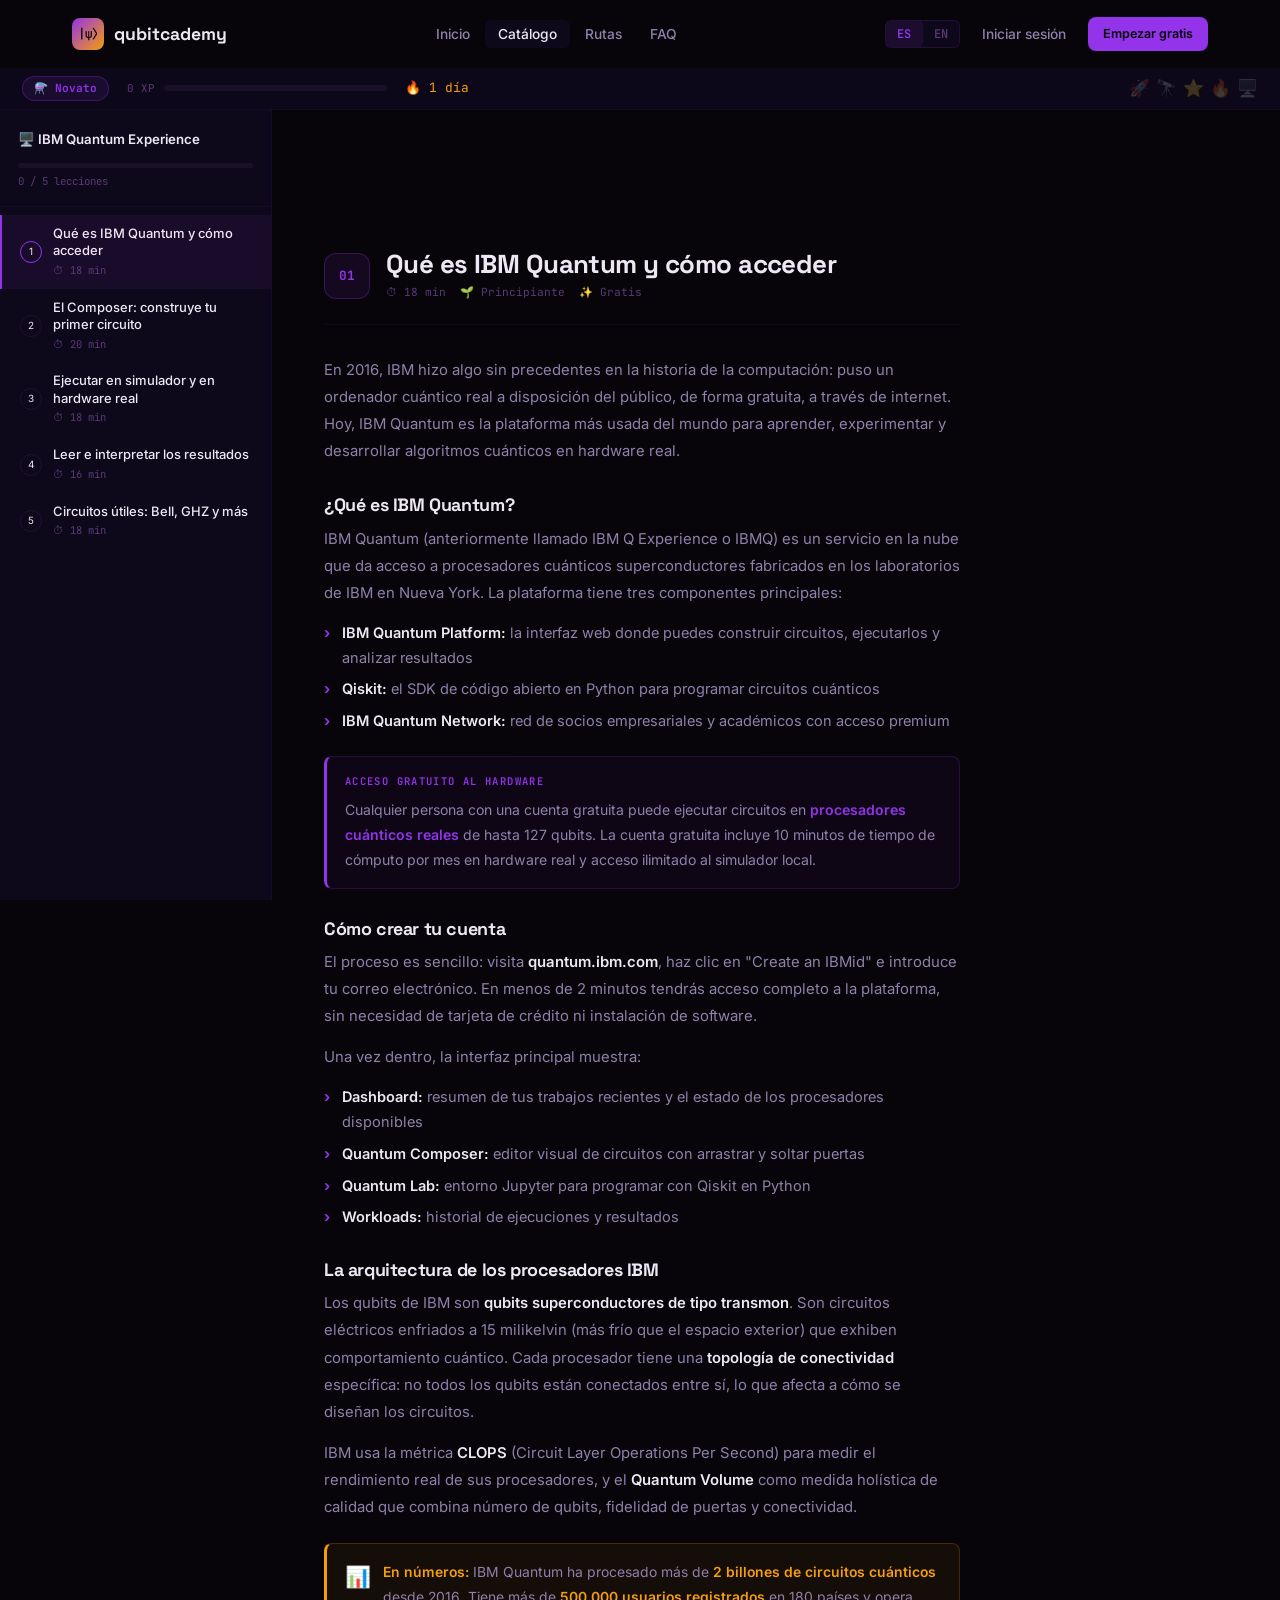
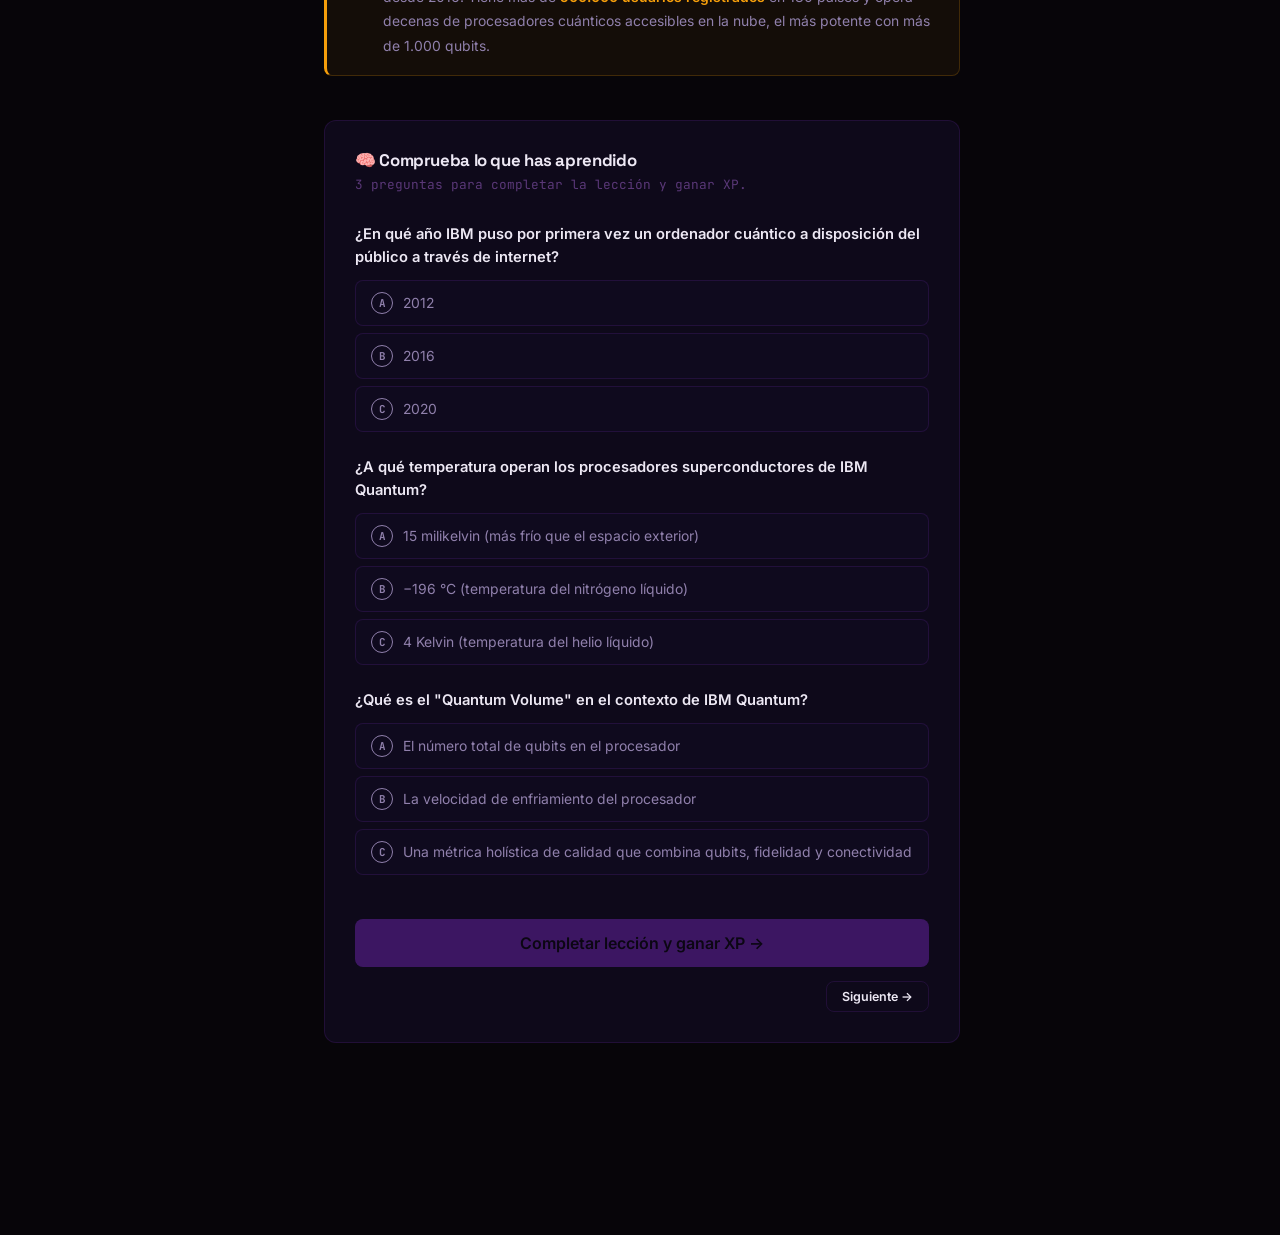
<file: courses/ibm-quantum.html>
<!DOCTYPE html>
<html lang="es">
<head>
  <meta charset="UTF-8" />
  <meta name="viewport" content="width=device-width, initial-scale=1.0" />
  <title>IBM Quantum Experience — Qubitcademy</title>
  <link rel="icon" type="image/svg+xml" href="data:image/svg+xml,<svg xmlns='http://www.w3.org/2000/svg' viewBox='0 0 32 32'><rect width='32' height='32' rx='8' fill='%239333ea'/><text x='50%' y='55%' text-anchor='middle' dominant-baseline='middle' font-family='monospace' font-size='14' font-weight='600' fill='%23fff'>Q</text></svg>" />
  <link rel="stylesheet" href="../css/style.css" />
  <style>
  #xp-hud {
    position: fixed; top: var(--nav-h); left: 0; right: 0;
    height: 42px; background: rgba(14,9,26,0.97);
    backdrop-filter: blur(14px); border-bottom: 1px solid var(--border);
    z-index: 90; display: flex; align-items: center; gap: 18px; padding: 0 22px;
  }
  .hud-level { display: flex; align-items: center; gap: 6px; font-family: var(--font-m); font-size: 0.7rem; font-weight: 600; white-space: nowrap; color: var(--cyan); background: var(--cyan-dim); border: 1px solid rgba(147,51,234,0.3); border-radius: 100px; padding: 3px 11px; }
  .hud-xp-wrap { display: flex; align-items: center; gap: 9px; flex: 1; max-width: 260px; }
  .hud-xp-label { font-family: var(--font-m); font-size: 0.68rem; color: var(--text-3); white-space: nowrap; }
  .hud-xp-track { flex: 1; height: 6px; background: var(--bg-3); border-radius: 3px; overflow: hidden; }
  .hud-xp-fill  { height: 100%; border-radius: 3px; background: linear-gradient(90deg, var(--cyan), var(--violet)); transition: width 0.6s var(--ease); }
  .hud-streak   { display: flex; align-items: center; gap: 5px; font-family: var(--font-m); font-size: 0.8rem; color: var(--amber); white-space: nowrap; }
  .hud-badges   { display: flex; gap: 6px; margin-left: auto; }
  .hud-badge    { font-size: 1.05rem; opacity: 0.2; transition: opacity 0.4s, transform 0.4s; }
  .hud-badge.earned { opacity: 1; transform: scale(1.15); }

  body { overflow-x: hidden; }
  .cl-wrap { display: grid; grid-template-columns: 272px 1fr; margin-top: calc(var(--nav-h) + 42px); min-height: calc(100vh - var(--nav-h) - 42px); }

  .cl-sidebar { position: sticky; top: calc(var(--nav-h) + 42px); height: calc(100vh - var(--nav-h) - 42px); overflow-y: auto; border-right: 1px solid var(--border); background: var(--bg-2); display: flex; flex-direction: column; scrollbar-width: thin; scrollbar-color: var(--bg-3) transparent; }
  .cl-sb-head { padding: 20px 18px 16px; border-bottom: 1px solid var(--border); }
  .cl-sb-title { font-size: 0.83rem; font-weight: 600; line-height: 1.4; margin-bottom: 14px; color: var(--text); }
  .cl-prog-bar  { height: 5px; background: var(--bg-3); border-radius: 3px; overflow: hidden; margin-bottom: 5px; }
  .cl-prog-fill { height: 100%; border-radius: 3px; background: linear-gradient(90deg, var(--cyan), var(--violet)); transition: width 0.6s var(--ease); }
  .cl-prog-text { font-family: var(--font-m); font-size: 0.67rem; color: var(--text-3); }

  .cl-list { list-style: none; padding: 8px 0 24px; flex: 1; }
  .cl-item { display: flex; align-items: center; gap: 11px; padding: 10px 18px; cursor: pointer; transition: background 0.18s; border-left: 2px solid transparent; }
  .cl-item:hover { background: var(--bg-3); }
  .cl-item.active { background: rgba(147,51,234,0.08); border-left-color: var(--cyan); }
  .cl-item.done   { opacity: 0.72; }
  .cl-check { width: 22px; height: 22px; border-radius: 50%; flex-shrink: 0; border: 1.5px solid var(--border-md); display: flex; align-items: center; justify-content: center; font-size: 0.62rem; transition: all 0.3s; }
  .cl-item.done   .cl-check { background: rgba(16,185,129,0.15); border-color: var(--green); color: var(--green); }
  .cl-item.active .cl-check { border-color: var(--cyan); }
  .cl-item-info { flex: 1; min-width: 0; }
  .cl-item-name { font-size: 0.81rem; font-weight: 500; line-height: 1.35; color: var(--text); }
  .cl-item-dur  { font-family: var(--font-m); font-size: 0.66rem; color: var(--text-3); margin-top: 2px; }

  .cl-main { padding: 44px 52px 96px; max-width: 740px; }
  .cl-lesson { display: none; animation: fadeUp 0.38s var(--ease); }
  .cl-lesson.active { display: block; }
  @keyframes fadeUp { from { opacity:0; transform:translateY(14px) } to { opacity:1; transform:translateY(0) } }

  .lh { display: flex; align-items: center; gap: 16px; margin-bottom: 32px; padding-bottom: 22px; border-bottom: 1px solid var(--border); }
  .lh-badge { width: 46px; height: 46px; border-radius: 12px; flex-shrink: 0; background: var(--cyan-dim); border: 1px solid rgba(147,51,234,0.28); display: flex; align-items: center; justify-content: center; font-family: var(--font-m); font-size: 0.8rem; font-weight: 700; color: var(--cyan); }
  .lh-info h1  { font-size: 1.62rem; margin-bottom: 5px; }
  .lh-meta     { display: flex; gap: 14px; }
  .lh-meta span { font-family: var(--font-m); font-size: 0.7rem; color: var(--text-3); }

  .lb h2 { font-size: 1.12rem; margin: 30px 0 10px; }
  .lb p  { font-size: 0.93rem; color: var(--text-2); line-height: 1.82; margin-bottom: 14px; }
  .lb strong { color: var(--text); font-weight: 600; }
  .lb ul { padding-left: 0; list-style: none; margin: 12px 0 18px; display: flex; flex-direction: column; gap: 7px; }
  .lb li { font-size: 0.91rem; color: var(--text-2); padding-left: 18px; position: relative; line-height: 1.7; }
  .lb li::before { content: '›'; position: absolute; left: 0; color: var(--cyan); font-weight: 700; }

  .concept-box { background: rgba(147,51,234,0.055); border: 1px solid rgba(147,51,234,0.2); border-left: 3px solid var(--cyan); border-radius: var(--r-sm); padding: 16px 18px; margin: 22px 0; }
  .concept-box .cb-tag { font-family: var(--font-m); font-size: 0.66rem; font-weight: 600; color: var(--cyan); letter-spacing: 0.13em; text-transform: uppercase; margin-bottom: 7px; }
  .concept-box p { font-size: 0.88rem; color: var(--text-2); margin: 0; line-height: 1.78; }
  .concept-box strong { color: var(--cyan); }

  .fact-box { background: rgba(245,158,11,0.055); border: 1px solid rgba(245,158,11,0.2); border-left: 3px solid var(--violet); border-radius: var(--r-sm); padding: 16px 18px; margin: 22px 0; display: flex; gap: 12px; }
  .fact-icon { font-size: 1.3rem; flex-shrink: 0; }
  .fact-box p { font-size: 0.87rem; color: var(--text-2); margin: 0; line-height: 1.78; }
  .fact-box strong { color: var(--violet); }

  .math-box { background: var(--bg-3); border: 1px solid var(--border-md); border-radius: var(--r-sm); padding: 14px 18px; margin: 18px 0; font-family: var(--font-m); font-size: 1.05rem; color: var(--text); text-align: center; letter-spacing: 0.04em; }

  .quiz-block { background: var(--bg-2); border: 1px solid var(--border-md); border-radius: var(--r); padding: 30px; margin-top: 44px; }
  .quiz-block > h2   { font-size: 1.05rem; margin-bottom: 5px; }
  .quiz-block > p    { font-size: 0.8rem; color: var(--text-3); font-family: var(--font-m); margin-bottom: 28px; }
  .quiz-q            { margin-bottom: 24px; }
  .quiz-q-text       { font-size: 0.92rem; font-weight: 600; margin-bottom: 12px; line-height: 1.52; }
  .quiz-opts         { display: flex; flex-direction: column; gap: 7px; }
  .quiz-opt { display: flex; align-items: center; gap: 10px; padding: 11px 15px; border-radius: var(--r-sm); border: 1px solid var(--border-md); background: var(--bg-card); cursor: pointer; text-align: left; font-size: 0.87rem; color: var(--text-2); font-family: var(--font-b); transition: all 0.18s; width: 100%; }
  .quiz-opt:hover:not(:disabled) { border-color: rgba(147,51,234,0.35); color: var(--text); background: rgba(147,51,234,0.05); }
  .quiz-opt.sel     { border-color: var(--cyan); color: var(--text); background: var(--cyan-dim); }
  .quiz-opt.correct { border-color: var(--green) !important; color: var(--green) !important; background: rgba(16,185,129,0.09) !important; }
  .quiz-opt.wrong   { border-color: #ef4444 !important; color: #ef4444 !important; background: rgba(239,68,68,0.08) !important; }
  .quiz-opt:disabled { cursor: default; }
  .quiz-opt-letter  { width: 22px; height: 22px; border-radius: 50%; border: 1px solid currentColor; flex-shrink: 0; display: flex; align-items: center; justify-content: center; font-family: var(--font-m); font-size: 0.68rem; font-weight: 700; }
  .quiz-fb { font-size: 0.82rem; margin-top: 9px; padding: 9px 13px; border-radius: var(--r-sm); display: none; line-height: 1.6; }
  .quiz-fb.show { display: block; }
  .quiz-fb.ok  { background: rgba(16,185,129,0.1); color: var(--green); border: 1px solid rgba(16,185,129,0.22); }
  .quiz-fb.err { background: rgba(239,68,68,0.08); color: #ef4444; border: 1px solid rgba(239,68,68,0.18); }

  .quiz-score { display: none; align-items: center; justify-content: space-between; gap: 16px; padding: 14px 16px; background: var(--bg-3); border-radius: var(--r-sm); margin: 20px 0 0; }
  .quiz-score.show { display: flex; }
  .quiz-score-left h3 { font-size: 0.92rem; margin-bottom: 3px; }
  .quiz-score-left p  { font-size: 0.78rem; color: var(--text-3); font-family: var(--font-m); }
  .quiz-score-stars   { font-size: 1.4rem; letter-spacing: 2px; }

  .complete-btn { width: 100%; justify-content: center; margin-top: 20px; opacity: 0.35; pointer-events: none; transition: opacity 0.3s; font-size: 1rem; padding: 14px; }
  .complete-btn.ready { opacity: 1; pointer-events: auto; }
  .lesson-nav { display: flex; justify-content: space-between; margin-top: 14px; gap: 10px; }

  #lesson-done { text-align: center; padding: 48px 24px; }
  #badge-modal { position: fixed; inset: 0; background: rgba(0,0,0,0.72); display: flex; align-items: center; justify-content: center; z-index: 500; opacity: 0; pointer-events: none; transition: opacity 0.3s; }
  #badge-modal.show { opacity: 1; pointer-events: auto; }
  .bm-box { background: var(--bg-2); border: 1px solid var(--border-hi); border-radius: 20px; padding: 48px 40px; text-align: center; max-width: 340px; width: 90%; transform: scale(0.82); transition: transform 0.35s var(--ease); box-shadow: 0 32px 80px rgba(147,51,234,0.25); }
  #badge-modal.show .bm-box { transform: scale(1); }
  .bm-emoji  { font-size: 4.5rem; display: block; margin-bottom: 18px; }
  .bm-tag    { font-family: var(--font-m); font-size: 0.68rem; color: var(--cyan); letter-spacing: 0.13em; text-transform: uppercase; margin-bottom: 9px; }
  .bm-name   { font-size: 1.55rem; font-weight: 700; margin-bottom: 10px; }
  .bm-desc   { font-size: 0.88rem; color: var(--text-2); line-height: 1.68; margin-bottom: 26px; }

  #xp-toast { position: fixed; bottom: 26px; right: 26px; background: var(--bg-2); border: 1px solid var(--border-hi); border-radius: 12px; padding: 13px 18px; display: flex; align-items: center; gap: 12px; z-index: 600; transform: translateY(76px); opacity: 0; transition: all 0.38s var(--ease); box-shadow: 0 12px 40px rgba(147,51,234,0.2); min-width: 210px; }
  #xp-toast.show { transform: translateY(0); opacity: 1; }
  .toast-icon  { font-size: 1.5rem; flex-shrink: 0; }
  .toast-title { font-size: 0.92rem; font-weight: 700; color: var(--text); }
  .toast-sub   { font-size: 0.76rem; color: var(--text-3); font-family: var(--font-m); margin-top: 2px; }

  #confetti { position: fixed; inset: 0; pointer-events: none; z-index: 700; overflow: hidden; }
  .cp { position: absolute; top: -12px; border-radius: 2px; animation: fall linear forwards; }
  @keyframes fall { 0% { top:-12px; opacity:1; transform:rotate(0deg) translateX(0); } 80% { opacity:1; } 100% { top:110vh; opacity:0; transform:rotate(800deg) translateX(var(--tx)); } }

  .sidebar-fab { display: none; }
  @media (max-width: 860px) {
    .cl-wrap { grid-template-columns: 1fr; }
    .cl-sidebar { position: fixed; left: -280px; top: calc(var(--nav-h) + 42px); height: calc(100vh - var(--nav-h) - 42px); transition: left 0.32s var(--ease); z-index: 80; box-shadow: 6px 0 28px rgba(0,0,0,0.5); width: 272px; }
    .cl-sidebar.open { left: 0; }
    .cl-main { padding: 30px 22px 80px; }
    .sidebar-fab { display: flex; position: fixed; bottom: 18px; left: 18px; z-index: 85; background: var(--cyan); color: var(--bg); border: none; border-radius: 50%; width: 48px; height: 48px; align-items: center; justify-content: center; cursor: pointer; box-shadow: 0 4px 20px rgba(147,51,234,0.45); font-size: 1.2rem; }
  }
  @media (max-width: 640px) {
    .hud-streak, .hud-badges { display: none; }
    .lh-info h1 { font-size: 1.3rem; }
    .cl-main { padding: 24px 16px 80px; }
  }
  </style>
</head>
<body>

<nav id="nav">
  <div class="container">
    <div class="nav-inner">
      <a href="../index.html" class="nav-logo">
        <div class="nav-logo-mark">|ψ⟩</div>
        <span>qubitcademy</span>
      </a>
      <ul class="nav-links">
        <li><a href="../index.html" data-i18n="nav.home">Inicio</a></li>
        <li><a href="../catalogue.html" class="active" data-i18n="nav.catalogue">Catálogo</a></li>
        <li><a href="../paths.html" data-i18n="nav.paths">Rutas</a></li>
        <li><a href="../faq.html" data-i18n="nav.faq">FAQ</a></li>
      </ul>
      <div class="nav-right">
        <div class="lang-switcher">
          <button class="lang-btn active" data-lang="es">ES</button>
          <div class="lang-sep"></div>
          <button class="lang-btn" data-lang="en">EN</button>
        </div>
        <a href="#" class="nav-login" data-i18n="nav.login">Iniciar sesión</a>
        <a href="#" class="btn btn-primary btn-sm" data-i18n="nav.cta">Empezar gratis</a>
      </div>
      <button class="nav-toggle" aria-label="Abrir menú" aria-expanded="false">
        <svg width="22" height="22" viewBox="0 0 22 22" fill="none" stroke="currentColor" stroke-width="2">
          <line x1="3" y1="6" x2="19" y2="6"/><line x1="3" y1="11" x2="19" y2="11"/><line x1="3" y1="16" x2="19" y2="16"/>
        </svg>
      </button>
    </div>
  </div>
</nav>
<div class="nav-mobile">
  <a href="../index.html" data-i18n="nav.home">Inicio</a>
  <a href="../catalogue.html" data-i18n="nav.catalogue">Catálogo</a>
  <a href="../paths.html" data-i18n="nav.paths">Rutas</a>
  <a href="../faq.html" data-i18n="nav.faq">FAQ</a>
  <div class="nav-mobile-lang">
    <button class="lang-btn active" data-lang="es">ES</button>
    <div class="lang-sep"></div>
    <button class="lang-btn" data-lang="en">EN</button>
  </div>
  <div class="nav-mobile-footer">
    <a href="#" class="btn btn-ghost" data-i18n="nav.login">Iniciar sesión</a>
    <a href="#" class="btn btn-primary" data-i18n="nav.cta">Empezar gratis</a>
  </div>
</div>

<div id="xp-hud">
  <div class="hud-level" id="hud-level">⚗️ Novato</div>
  <div class="hud-xp-wrap">
    <span class="hud-xp-label" id="hud-xp-label">0 XP</span>
    <div class="hud-xp-track"><div class="hud-xp-fill" id="hud-xp-fill" style="width:0%"></div></div>
  </div>
  <div class="hud-streak" id="hud-streak">🔥 0 días</div>
  <div class="hud-badges">
    <span class="hud-badge" id="hb-0" title="Primer Paso">🚀</span>
    <span class="hud-badge" id="hb-1" title="Explorador">🔭</span>
    <span class="hud-badge" id="hb-2" title="Quiz Perfecto">⭐</span>
    <span class="hud-badge" id="hb-3" title="En Racha">🔥</span>
    <span class="hud-badge" id="hb-4" title="Operador Cuántico">🖥️</span>
  </div>
</div>

<div class="cl-wrap">

  <aside class="cl-sidebar" id="cl-sidebar">
    <div class="cl-sb-head">
      <div class="cl-sb-title">🖥️ IBM Quantum Experience</div>
      <div class="cl-prog-bar"><div class="cl-prog-fill" id="cl-prog" style="width:0%"></div></div>
      <div class="cl-prog-text" id="cl-prog-text">0 / 5 lecciones</div>
    </div>
    <ul class="cl-list" id="cl-list">
      <li class="cl-item active" data-lesson="0">
        <div class="cl-check" id="ck-0">1</div>
        <div class="cl-item-info"><div class="cl-item-name">Qué es IBM Quantum y cómo acceder</div><div class="cl-item-dur">⏱ 18 min</div></div>
      </li>
      <li class="cl-item" data-lesson="1">
        <div class="cl-check" id="ck-1">2</div>
        <div class="cl-item-info"><div class="cl-item-name">El Composer: construye tu primer circuito</div><div class="cl-item-dur">⏱ 20 min</div></div>
      </li>
      <li class="cl-item" data-lesson="2">
        <div class="cl-check" id="ck-2">3</div>
        <div class="cl-item-info"><div class="cl-item-name">Ejecutar en simulador y en hardware real</div><div class="cl-item-dur">⏱ 18 min</div></div>
      </li>
      <li class="cl-item" data-lesson="3">
        <div class="cl-check" id="ck-3">4</div>
        <div class="cl-item-info"><div class="cl-item-name">Leer e interpretar los resultados</div><div class="cl-item-dur">⏱ 16 min</div></div>
      </li>
      <li class="cl-item" data-lesson="4">
        <div class="cl-check" id="ck-4">5</div>
        <div class="cl-item-info"><div class="cl-item-name">Circuitos útiles: Bell, GHZ y más</div><div class="cl-item-dur">⏱ 18 min</div></div>
      </li>
    </ul>
  </aside>

  <main class="cl-main" id="cl-main">

    <!-- ══════════ LECCIÓN 1 ══════════ -->
    <section class="cl-lesson active" id="lesson-0">
      <div class="lh">
        <div class="lh-badge">01</div>
        <div class="lh-info">
          <h1>Qué es IBM Quantum y cómo acceder</h1>
          <div class="lh-meta"><span>⏱ 18 min</span><span>🌱 Principiante</span><span>✨ Gratis</span></div>
        </div>
      </div>
      <div class="lb">
        <p>En 2016, IBM hizo algo sin precedentes en la historia de la computación: puso un ordenador cuántico real a disposición del público, de forma gratuita, a través de internet. Hoy, IBM Quantum es la plataforma más usada del mundo para aprender, experimentar y desarrollar algoritmos cuánticos en hardware real.</p>

        <h2>¿Qué es IBM Quantum?</h2>
        <p>IBM Quantum (anteriormente llamado IBM Q Experience o IBMQ) es un servicio en la nube que da acceso a procesadores cuánticos superconductores fabricados en los laboratorios de IBM en Nueva York. La plataforma tiene tres componentes principales:</p>
        <ul>
          <li><strong>IBM Quantum Platform:</strong> la interfaz web donde puedes construir circuitos, ejecutarlos y analizar resultados</li>
          <li><strong>Qiskit:</strong> el SDK de código abierto en Python para programar circuitos cuánticos</li>
          <li><strong>IBM Quantum Network:</strong> red de socios empresariales y académicos con acceso premium</li>
        </ul>

        <div class="concept-box">
          <div class="cb-tag">Acceso gratuito al hardware</div>
          <p>Cualquier persona con una cuenta gratuita puede ejecutar circuitos en <strong>procesadores cuánticos reales</strong> de hasta 127 qubits. La cuenta gratuita incluye 10 minutos de tiempo de cómputo por mes en hardware real y acceso ilimitado al simulador local.</p>
        </div>

        <h2>Cómo crear tu cuenta</h2>
        <p>El proceso es sencillo: visita <strong>quantum.ibm.com</strong>, haz clic en "Create an IBMid" e introduce tu correo electrónico. En menos de 2 minutos tendrás acceso completo a la plataforma, sin necesidad de tarjeta de crédito ni instalación de software.</p>
        <p>Una vez dentro, la interfaz principal muestra:</p>
        <ul>
          <li><strong>Dashboard:</strong> resumen de tus trabajos recientes y el estado de los procesadores disponibles</li>
          <li><strong>Quantum Composer:</strong> editor visual de circuitos con arrastrar y soltar puertas</li>
          <li><strong>Quantum Lab:</strong> entorno Jupyter para programar con Qiskit en Python</li>
          <li><strong>Workloads:</strong> historial de ejecuciones y resultados</li>
        </ul>

        <h2>La arquitectura de los procesadores IBM</h2>
        <p>Los qubits de IBM son <strong>qubits superconductores de tipo transmon</strong>. Son circuitos eléctricos enfriados a 15 milikelvin (más frío que el espacio exterior) que exhiben comportamiento cuántico. Cada procesador tiene una <strong>topología de conectividad</strong> específica: no todos los qubits están conectados entre sí, lo que afecta a cómo se diseñan los circuitos.</p>
        <p>IBM usa la métrica <strong>CLOPS</strong> (Circuit Layer Operations Per Second) para medir el rendimiento real de sus procesadores, y el <strong>Quantum Volume</strong> como medida holística de calidad que combina número de qubits, fidelidad de puertas y conectividad.</p>

        <div class="fact-box">
          <span class="fact-icon">📊</span>
          <p><strong>En números:</strong> IBM Quantum ha procesado más de <strong>2 billones de circuitos cuánticos</strong> desde 2016. Tiene más de <strong>500.000 usuarios registrados</strong> en 180 países y opera decenas de procesadores cuánticos accesibles en la nube, el más potente con más de 1.000 qubits.</p>
        </div>
      </div>
      <div class="quiz-block">
        <h2>🧠 Comprueba lo que has aprendido</h2>
        <p>3 preguntas para completar la lección y ganar XP.</p>
        <div class="quiz-q" data-answered="false">
          <div class="quiz-q-text">¿En qué año IBM puso por primera vez un ordenador cuántico a disposición del público a través de internet?</div>
          <div class="quiz-opts" data-correct="1">
            <button class="quiz-opt" data-idx="0"><span class="quiz-opt-letter">A</span> 2012</button>
            <button class="quiz-opt" data-idx="1"><span class="quiz-opt-letter">B</span> 2016</button>
            <button class="quiz-opt" data-idx="2"><span class="quiz-opt-letter">C</span> 2020</button>
          </div>
          <div class="quiz-fb ok">✓ ¡Correcto! En 2016 IBM lanzó IBM Q Experience, el primer servicio que dio acceso público a un procesador cuántico real a través de la nube.</div>
          <div class="quiz-fb err">✗ No es correcto. IBM Quantum fue lanzado en 2016, marcando la primera vez que el público pudo usar un ordenador cuántico real a través de internet.</div>
        </div>
        <div class="quiz-q" data-answered="false">
          <div class="quiz-q-text">¿A qué temperatura operan los procesadores superconductores de IBM Quantum?</div>
          <div class="quiz-opts" data-correct="0">
            <button class="quiz-opt" data-idx="0"><span class="quiz-opt-letter">A</span> 15 milikelvin (más frío que el espacio exterior)</button>
            <button class="quiz-opt" data-idx="1"><span class="quiz-opt-letter">B</span> −196 °C (temperatura del nitrógeno líquido)</button>
            <button class="quiz-opt" data-idx="2"><span class="quiz-opt-letter">C</span> 4 Kelvin (temperatura del helio líquido)</button>
          </div>
          <div class="quiz-fb ok">✓ ¡Exacto! Los qubits superconductores operan a ~15 milikelvin, aproximadamente 100 veces más frío que el fondo cósmico de microondas del universo.</div>
          <div class="quiz-fb err">✗ Incorrecto. Los procesadores superconductores de IBM operan a 15 milikelvin, mucho más frío que el espacio exterior (~2,7 K) o el nitrógeno líquido (77 K).</div>
        </div>
        <div class="quiz-q" data-answered="false">
          <div class="quiz-q-text">¿Qué es el "Quantum Volume" en el contexto de IBM Quantum?</div>
          <div class="quiz-opts" data-correct="2">
            <button class="quiz-opt" data-idx="0"><span class="quiz-opt-letter">A</span> El número total de qubits en el procesador</button>
            <button class="quiz-opt" data-idx="1"><span class="quiz-opt-letter">B</span> La velocidad de enfriamiento del procesador</button>
            <button class="quiz-opt" data-idx="2"><span class="quiz-opt-letter">C</span> Una métrica holística de calidad que combina qubits, fidelidad y conectividad</button>
          </div>
          <div class="quiz-fb ok">✓ ¡Perfecto! El Quantum Volume es una métrica que va más allá del simple conteo de qubits: integra fidelidad de puertas, conectividad y corrección de errores para dar una medida real de la capacidad computacional.</div>
          <div class="quiz-fb err">✗ No es correcto. El Quantum Volume es una métrica holística que combina número de qubits, fidelidad de puertas, tiempos de coherencia y conectividad. Un procesador con más qubits pero peor fidelidad puede tener menor QV.</div>
        </div>
        <div class="quiz-score" id="qs-0"><div class="quiz-score-left"><h3 id="qs-0-title">Puntuación</h3><p id="qs-0-sub"></p></div><div class="quiz-score-stars" id="qs-0-stars"></div></div>
        <button class="btn btn-primary complete-btn" data-lesson="0">Completar lección y ganar XP →</button>
        <div class="lesson-nav">
          <span></span>
          <button class="btn btn-ghost btn-sm" onclick="COURSE.go(1)">Siguiente →</button>
        </div>
      </div>
    </section>

    <!-- ══════════ LECCIÓN 2 ══════════ -->
    <section class="cl-lesson" id="lesson-1">
      <div class="lh">
        <div class="lh-badge">02</div>
        <div class="lh-info">
          <h1>El Composer: construye tu primer circuito</h1>
          <div class="lh-meta"><span>⏱ 20 min</span><span>🌱 Principiante</span><span>✨ Gratis</span></div>
        </div>
      </div>
      <div class="lb">
        <p>El <strong>IBM Quantum Composer</strong> es un editor visual de circuitos cuánticos que funciona directamente en el navegador. Sin instalar nada, puedes arrastrar puertas cuánticas sobre líneas de qubits y construir algoritmos en minutos. Es la forma más rápida de pasar de la teoría a la práctica.</p>

        <h2>Anatomía de un circuito cuántico</h2>
        <p>Un circuito cuántico se representa como una serie de <strong>líneas horizontales</strong> (una por qubit) con <strong>puertas</strong> (cajas) a lo largo del tiempo, de izquierda a derecha. Al final, hay operaciones de <strong>medición</strong> que colapsan cada qubit a 0 o 1 y almacenan el resultado en bits clásicos.</p>
        <p>Cada qubit empieza siempre en el estado <strong>|0⟩</strong>. Las puertas cuánticas transforman ese estado. La medición al final da el resultado que ves en el histograma de resultados.</p>

        <div class="concept-box">
          <div class="cb-tag">Las puertas más importantes</div>
          <p><strong>H (Hadamard):</strong> crea superposición — transforma |0⟩ en (|0⟩+|1⟩)/√2.<br>
          <strong>X (NOT cuántico):</strong> voltea el qubit — |0⟩ → |1⟩ y |1⟩ → |0⟩.<br>
          <strong>CNOT (CX):</strong> puerta controlada — voltea el qubit objetivo si el control es |1⟩. Crea entrelazamiento.<br>
          <strong>Z:</strong> aplica un cambio de fase de 180° — |0⟩ → |0⟩, |1⟩ → −|1⟩.<br>
          <strong>T y S:</strong> rotaciones de fase de 45° y 90° — esenciales para algoritmos complejos.</p>
        </div>

        <h2>Tu primer circuito: el qubit en superposición</h2>
        <p>El circuito más simple que muestra comportamiento cuántico es el de un solo qubit con una puerta H:</p>
        <ol style="list-style:decimal;padding-left:20px;color:var(--text-2);font-size:0.91rem;line-height:1.8;">
          <li>Abre el Composer en quantum.ibm.com</li>
          <li>Verás una línea de qubit <strong>q[0]</strong> con una puerta de medición al final</li>
          <li>Arrastra la puerta <strong>H</strong> del panel izquierdo y suéltala en el qubit q[0], antes de la medición</li>
          <li>El circuito es: |0⟩ → H → Medición</li>
          <li>Haz clic en "Run" → selecciona el simulador → ejecuta con 1024 shots</li>
        </ol>
        <p>El resultado: verás un histograma con aproximadamente <strong>50% de "0" y 50% de "1"</strong>. No exactamente 50/50 porque hay fluctuaciones estadísticas en 1024 muestras, pero cerca. Esto es la superposición cuántica en acción.</p>

        <h2>Entender los "shots"</h2>
        <p>Cada ejecución del circuito (cada "shot") colapsa el qubit a 0 o 1. Como la mecánica cuántica es probabilística, ejecutamos el mismo circuito muchas veces (típicamente 1.024 o 4.096 shots) y registramos la frecuencia de cada resultado. El histograma que ves es esa distribución de frecuencias.</p>
        <p>Con más shots, la distribución se aproxima más a las probabilidades teóricas previstas por la Regla de Born. Con pocos shots, hay más ruido estadístico.</p>

        <div class="fact-box">
          <span class="fact-icon">🎯</span>
          <p><strong>Truco del Composer:</strong> Al construir el circuito, el panel derecho muestra el estado cuántico en tiempo real (vector de estado o esfera de Bloch). Esto es perfecto para entender qué está haciendo cada puerta antes de ejecutar. En hardware real no puedes ver el vector de estado (eso requeriría medir, lo que colapsa el sistema), pero en el simulador sí.</p>
        </div>
      </div>
      <div class="quiz-block">
        <h2>🧠 Comprueba lo que has aprendido</h2>
        <p>3 preguntas — ¡a por el quiz perfecto!</p>
        <div class="quiz-q" data-answered="false">
          <div class="quiz-q-text">¿En qué estado inicial está siempre cada qubit al comienzo de un circuito en IBM Quantum?</div>
          <div class="quiz-opts" data-correct="0">
            <button class="quiz-opt" data-idx="0"><span class="quiz-opt-letter">A</span> |0⟩ — el estado "cero" cuántico</button>
            <button class="quiz-opt" data-idx="1"><span class="quiz-opt-letter">B</span> |+⟩ — superposición igual de |0⟩ y |1⟩</button>
            <button class="quiz-opt" data-idx="2"><span class="quiz-opt-letter">C</span> Un estado aleatorio diferente en cada ejecución</button>
          </div>
          <div class="quiz-fb ok">✓ ¡Correcto! Todos los qubits empiezan en |0⟩. El circuito los transforma mediante puertas antes de medirlos. Si no aplicas ninguna puerta y mides, siempre obtienes 0.</div>
          <div class="quiz-fb err">✗ No es correcto. Los qubits siempre empiezan en |0⟩. Para obtener superposición debes aplicar una puerta (como H). El estado |+⟩ se obtiene aplicando H a |0⟩.</div>
        </div>
        <div class="quiz-q" data-answered="false">
          <div class="quiz-q-text">¿Qué hace la puerta Hadamard (H) aplicada a un qubit en |0⟩?</div>
          <div class="quiz-opts" data-correct="1">
            <button class="quiz-opt" data-idx="0"><span class="quiz-opt-letter">A</span> Lo voltea a |1⟩ con certeza</button>
            <button class="quiz-opt" data-idx="1"><span class="quiz-opt-letter">B</span> Lo pone en superposición: 50% |0⟩ y 50% |1⟩</button>
            <button class="quiz-opt" data-idx="2"><span class="quiz-opt-letter">C</span> Aplica una fase de 90° sin cambiar probabilidades</button>
          </div>
          <div class="quiz-fb ok">✓ ¡Exacto! H transforma |0⟩ en |+⟩ = (|0⟩+|1⟩)/√2, una superposición perfecta con 50% de probabilidad de medir 0 y 50% de medir 1.</div>
          <div class="quiz-fb err">✗ No es correcto. La puerta H (Hadamard) crea superposición: |0⟩ → (|0⟩+|1⟩)/√2. Al medir, obtienes 0 o 1 con igual probabilidad. Voltear a |1⟩ sería la puerta X, no la H.</div>
        </div>
        <div class="quiz-q" data-answered="false">
          <div class="quiz-q-text">Si ejecutas un circuito con 1024 shots y el qubit está en superposición perfecta (50/50), ¿qué esperas ver en el histograma?</div>
          <div class="quiz-opts" data-correct="2">
            <button class="quiz-opt" data-idx="0"><span class="quiz-opt-letter">A</span> Exactamente 512 ceros y 512 unos siempre</button>
            <button class="quiz-opt" data-idx="1"><span class="quiz-opt-letter">B</span> Solo ceros, porque el qubit empieza en |0⟩</button>
            <button class="quiz-opt" data-idx="2"><span class="quiz-opt-letter">C</span> Aproximadamente 50% ceros y 50% unos, con variación estadística</button>
          </div>
          <div class="quiz-fb ok">✓ ¡Perfecto! La mecánica cuántica es probabilística. Con 1024 shots esperamos ~512 de cada, pero habrá fluctuaciones estadísticas. Podrías obtener 498/526 o 511/513 — nunca exactamente la misma distribución dos veces.</div>
          <div class="quiz-fb err">✗ No es correcto. Como la mecánica cuántica es probabilística, obtienes aproximadamente 50/50 pero no exactamente. Siempre hay fluctuaciones estadísticas en un número finito de muestras.</div>
        </div>
        <div class="quiz-score" id="qs-1"><div class="quiz-score-left"><h3 id="qs-1-title">Puntuación</h3><p id="qs-1-sub"></p></div><div class="quiz-score-stars" id="qs-1-stars"></div></div>
        <button class="btn btn-primary complete-btn" data-lesson="1">Completar lección y ganar XP →</button>
        <div class="lesson-nav">
          <button class="btn btn-ghost btn-sm" onclick="COURSE.go(0)">← Anterior</button>
          <button class="btn btn-ghost btn-sm" onclick="COURSE.go(2)">Siguiente →</button>
        </div>
      </div>
    </section>

    <!-- ══════════ LECCIÓN 3 ══════════ -->
    <section class="cl-lesson" id="lesson-2">
      <div class="lh">
        <div class="lh-badge">03</div>
        <div class="lh-info">
          <h1>Ejecutar en simulador y en hardware real</h1>
          <div class="lh-meta"><span>⏱ 18 min</span><span>🌱 Principiante</span><span>✨ Gratis</span></div>
        </div>
      </div>
      <div class="lb">
        <p>En IBM Quantum puedes ejecutar tu circuito de dos formas completamente distintas: en un <strong>simulador clásico</strong> (que corre en servidores convencionales) o en un <strong>procesador cuántico real</strong>. Cada opción tiene sus ventajas, limitaciones y casos de uso. Entender la diferencia es fundamental para interpretar tus resultados correctamente.</p>

        <h2>El simulador: rápido, perfecto y limitado</h2>
        <p>El simulador más usado es el <strong>ibmq_qasm_simulator</strong> (o su sucesor AerSimulator). Simula el comportamiento cuántico de forma exacta usando álgebra lineal clásica: mantiene el vector de estado completo de 2ⁿ amplitudes. Es instantáneo, gratuito, ilimitado y no tiene ruido.</p>
        <p>La limitación: simular n qubits requiere almacenar 2ⁿ números complejos. Con 30 qubits necesitas ~8 GB de RAM. Con 50 qubits, ~8 millones de GB. Por eso el simulador solo es práctico hasta ~30 qubits en hardware convencional.</p>

        <div class="concept-box">
          <div class="cb-tag">Simulador vs. Hardware real</div>
          <p><strong>Simulador:</strong> resultados perfectos (sin ruido), instantáneo, gratis, límite de ~30 qubits.<br>
          <strong>Hardware real:</strong> resultados con ruido (errores reales), cola de espera (minutos a horas), tiempo de cómputo limitado en la cuenta gratuita, permite circuitos con los qubits del procesador elegido (hasta 127+).</p>
        </div>

        <h2>El ruido en el hardware real</h2>
        <p>Los procesadores cuánticos reales no son perfectos. Hay varios tipos de error:</p>
        <ul>
          <li><strong>Error de puerta:</strong> la puerta no rota exactamente el ángulo correcto (típicamente 0.1–1% por puerta de dos qubits)</li>
          <li><strong>Decoherencia:</strong> el qubit pierde su estado cuántico con el tiempo (T₁ y T₂ limitados a microsegundos)</li>
          <li><strong>Error de medición (readout):</strong> el qubit está en |1⟩ pero se lee como 0, o viceversa (típicamente 1–3%)</li>
          <li><strong>Diafonía (crosstalk):</strong> operaciones en un qubit afectan a qubits vecinos</li>
        </ul>
        <p>El resultado: en hardware real los histogramas tienen "ruido" — pequeñas barras en estados que teóricamente no deberían aparecer.</p>

        <h2>Cómo elegir el backend correcto</h2>
        <p>Al ejecutar desde el Composer, haz clic en "Run" y verás una lista de backends disponibles. Fíjate en:</p>
        <ul>
          <li><strong>Pending jobs:</strong> cuántos trabajos hay en cola — puede tardar minutos u horas</li>
          <li><strong>Quantum Volume:</strong> mayor es mejor para circuitos complejos</li>
          <li><strong>CLOPS:</strong> velocidad de ejecución de circuitos en capas</li>
          <li><strong>Error medio de puerta CX:</strong> menor es mejor para circuitos con entrelazamiento</li>
        </ul>

        <div class="fact-box">
          <span class="fact-icon">⏱️</span>
          <p><strong>Tiempo real de espera:</strong> Con la cuenta gratuita, los tiempos de cola en hardware real varían enormemente. En horas punta puede ser de 1 a 6 horas. IBM da prioridad a los trabajos según el plan. Para aprender, usa el simulador y reserva el hardware real para validar resultados finales.</p>
        </div>
      </div>
      <div class="quiz-block">
        <h2>🧠 Comprueba lo que has aprendido</h2>
        <p>¡Ya vas por la lección 3!</p>
        <div class="quiz-q" data-answered="false">
          <div class="quiz-q-text">¿Por qué el simulador clásico no puede simular fácilmente circuitos de más de ~30 qubits?</div>
          <div class="quiz-opts" data-correct="1">
            <button class="quiz-opt" data-idx="0"><span class="quiz-opt-letter">A</span> Porque los simuladores solo soportan la puerta Hadamard</button>
            <button class="quiz-opt" data-idx="1"><span class="quiz-opt-letter">B</span> Porque necesita almacenar 2ⁿ amplitudes, que crece exponencialmente con n</button>
            <button class="quiz-opt" data-idx="2"><span class="quiz-opt-letter">C</span> Porque la licencia gratuita limita a 30 qubits</button>
          </div>
          <div class="quiz-fb ok">✓ ¡Correcto! El vector de estado de n qubits tiene 2ⁿ componentes. Con 50 qubits necesitarías ~8 millones de GB de RAM, lo cual es imposible en hardware convencional.</div>
          <div class="quiz-fb err">✗ No es correcto. El problema es de memoria: simular n qubits requiere almacenar 2ⁿ amplitudes complejas. Con 50 qubits son 2⁵⁰ ≈ 10¹⁵ números — completamente inviable en RAM convencional.</div>
        </div>
        <div class="quiz-q" data-answered="false">
          <div class="quiz-q-text">¿Cuál de estos NO es un tipo de error que ocurre en los procesadores cuánticos reales?</div>
          <div class="quiz-opts" data-correct="2">
            <button class="quiz-opt" data-idx="0"><span class="quiz-opt-letter">A</span> Error de medición (readout error)</button>
            <button class="quiz-opt" data-idx="1"><span class="quiz-opt-letter">B</span> Decoherencia y pérdida de coherencia de fase</button>
            <button class="quiz-opt" data-idx="2"><span class="quiz-opt-letter">C</span> Error de simulación: el simulador no conoce la mecánica cuántica correcta</button>
          </div>
          <div class="quiz-fb ok">✓ ¡Exacto! El simulador no comete "errores de comprensión": implementa la mecánica cuántica exactamente. Los errores reales del hardware son ruido físico: decoherencia, errores de puerta, errores de lectura y diafonía.</div>
          <div class="quiz-fb err">✗ No es correcto. Los simuladores implementan la mecánica cuántica de forma exacta — no "se equivocan" sobre la física. Los errores son propios del hardware físico: decoherencia, imprecisiones en las puertas y errores de medición.</div>
        </div>
        <div class="quiz-q" data-answered="false">
          <div class="quiz-q-text">¿Qué métrica indica cuántos trabajos hay pendientes de ejecutar en un procesador cuántico de IBM?</div>
          <div class="quiz-opts" data-correct="0">
            <button class="quiz-opt" data-idx="0"><span class="quiz-opt-letter">A</span> Pending jobs (trabajos en cola)</button>
            <button class="quiz-opt" data-idx="1"><span class="quiz-opt-letter">B</span> Quantum Volume</button>
            <button class="quiz-opt" data-idx="2"><span class="quiz-opt-letter">C</span> CLOPS</button>
          </div>
          <div class="quiz-fb ok">✓ ¡Perfecto! "Pending jobs" muestra los trabajos en cola. Quantum Volume mide la calidad del procesador y CLOPS mide su velocidad de ejecución. Para elegir el backend más rápido en este momento, fíjate en los pending jobs.</div>
          <div class="quiz-fb err">✗ No es correcto. Los trabajos en cola se muestran como "Pending jobs". Quantum Volume es una medida de calidad holística y CLOPS mide la velocidad de ejecución de capas de circuito.</div>
        </div>
        <div class="quiz-score" id="qs-2"><div class="quiz-score-left"><h3 id="qs-2-title">Puntuación</h3><p id="qs-2-sub"></p></div><div class="quiz-score-stars" id="qs-2-stars"></div></div>
        <button class="btn btn-primary complete-btn" data-lesson="2">Completar lección y ganar XP →</button>
        <div class="lesson-nav">
          <button class="btn btn-ghost btn-sm" onclick="COURSE.go(1)">← Anterior</button>
          <button class="btn btn-ghost btn-sm" onclick="COURSE.go(3)">Siguiente →</button>
        </div>
      </div>
    </section>

    <!-- ══════════ LECCIÓN 4 ══════════ -->
    <section class="cl-lesson" id="lesson-3">
      <div class="lh">
        <div class="lh-badge">04</div>
        <div class="lh-info">
          <h1>Leer e interpretar los resultados</h1>
          <div class="lh-meta"><span>⏱ 16 min</span><span>🌱 Principiante</span><span>✨ Gratis</span></div>
        </div>
      </div>
      <div class="lb">
        <p>Has construido y ejecutado tu circuito. Ahora aparece un histograma de resultados. ¿Qué significa exactamente cada barra? ¿Cómo interpretas los resultados del simulador vs. el hardware real? ¿Cómo saber si tu circuito funciona correctamente? Esta lección responde esas preguntas.</p>

        <h2>El histograma de resultados</h2>
        <p>El histograma muestra la <strong>frecuencia relativa</strong> de cada resultado de medición en todos los shots ejecutados. El eje horizontal lista los posibles estados de los bits clásicos (en binario), y el eje vertical muestra qué porcentaje de veces apareció cada estado.</p>
        <p>La convención de IBM es que el <strong>bit más a la derecha corresponde a q[0]</strong> (el primer qubit) y el más a la izquierda a q[n-1]. Por ejemplo, para 2 qubits, "01" significa q[0]=1, q[1]=0.</p>

        <div class="concept-box">
          <div class="cb-tag">Cómo leer el estado "10" en 2 qubits</div>
          <p>En la notación de IBM: el string "10" significa q[0]=0 (derecha) y q[1]=1 (izquierda). Esta notación puede parecer invertida al principio. Si ves "10" con probabilidad 100%, significa que q[1] fue medido como 1 y q[0] como 0. La convención es: <strong>bit de mayor índice a la izquierda</strong>.</p>
        </div>

        <h2>Comparar simulador vs. hardware real</h2>
        <p>Para el circuito Bell (H en q[0] + CNOT sobre q[0]→q[1]), el simulador perfecto da exactamente:</p>
        <div class="math-box">|00⟩: 50% &nbsp;&nbsp;&nbsp; |11⟩: 50% &nbsp;&nbsp;&nbsp; |01⟩: 0% &nbsp;&nbsp;&nbsp; |10⟩: 0%</div>
        <p>En hardware real con ruido verás algo como:</p>
        <div class="math-box">|00⟩: 48.3% &nbsp;&nbsp; |11⟩: 47.1% &nbsp;&nbsp; |01⟩: 2.1% &nbsp;&nbsp; |10⟩: 2.5%</div>
        <p>Las barras pequeñas en |01⟩ y |10⟩ son ruido — errores del hardware. Si son pequeñas (< 5%), el resultado es consistente con la teoría. Si son grandes, hay un problema con el circuito o el hardware.</p>

        <h2>La fidelidad del estado</h2>
        <p>Para cuantificar cómo de bien coincide un resultado experimental con el ideal teórico, se usa la <strong>fidelidad del estado</strong>. Una fidelidad de 1.0 es perfecta; 0.95 es excelente para hardware NISQ; por debajo de 0.8 el resultado es dudoso.</p>
        <p>En el Composer puedes comparar visualmente los resultados con el estado teórico esperado. También puedes exportar los datos en JSON para análisis más detallado con Python y Qiskit.</p>

        <div class="fact-box">
          <span class="fact-icon">🔎</span>
          <p><strong>Truco de análisis:</strong> Si ves un resultado completamente inesperado (por ejemplo, solo "00" cuando esperabas 50/50), lo más probable es que hayas olvidado añadir la puerta H o que hayas invertido el orden de los qubits en el CNOT. Revisa el circuito en el Composer antes de culpar al hardware.</p>
        </div>
      </div>
      <div class="quiz-block">
        <h2>🧠 Comprueba lo que has aprendido</h2>
        <p>¡Penúltima lección! Casi lo tienes.</p>
        <div class="quiz-q" data-answered="false">
          <div class="quiz-q-text">En la notación de IBM Quantum, ¿qué representa el string "10" para un circuito de 2 qubits (q[0] y q[1])?</div>
          <div class="quiz-opts" data-correct="1">
            <button class="quiz-opt" data-idx="0"><span class="quiz-opt-letter">A</span> q[0]=1 y q[1]=0 (bit izquierdo es q[0])</button>
            <button class="quiz-opt" data-idx="1"><span class="quiz-opt-letter">B</span> q[0]=0 y q[1]=1 (bit derecho es q[0])</button>
            <button class="quiz-opt" data-idx="2"><span class="quiz-opt-letter">C</span> El número 10 en decimal, sin relación con los qubits</button>
          </div>
          <div class="quiz-fb ok">✓ ¡Correcto! IBM usa la convención de que el bit más a la derecha corresponde a q[0]. Así "10" significa q[1]=1 (izquierda) y q[0]=0 (derecha). Puede ser confuso al principio, pero es consistente en toda la plataforma.</div>
          <div class="quiz-fb err">✗ No es correcto. En IBM Quantum el bit de la derecha es q[0]. "10" significa q[1]=1 y q[0]=0. El índice más pequeño del qubit corresponde al bit más a la derecha del string de resultado.</div>
        </div>
        <div class="quiz-q" data-answered="false">
          <div class="quiz-q-text">Ejecutas el estado de Bell ideal y en hardware real obtienes: |00⟩: 47%, |11⟩: 49%, |01⟩: 2%, |10⟩: 2%. ¿Cómo interpretas el resultado?</div>
          <div class="quiz-opts" data-correct="0">
            <button class="quiz-opt" data-idx="0"><span class="quiz-opt-letter">A</span> Resultado correcto — el ruido pequeño en |01⟩ y |10⟩ es normal en hardware real</button>
            <button class="quiz-opt" data-idx="1"><span class="quiz-opt-letter">B</span> Error en el circuito — deberías obtener exactamente 50/50 sin barras extra</button>
            <button class="quiz-opt" data-idx="2"><span class="quiz-opt-letter">C</span> El hardware está roto — habría que usar otro procesador</button>
          </div>
          <div class="quiz-fb ok">✓ ¡Exacto! Un 2–4% de ruido en los estados no esperados es completamente normal y esperado en hardware NISQ. El resultado es consistente con el estado de Bell con buena fidelidad (~96%).</div>
          <div class="quiz-fb err">✗ No es correcto. El hardware cuántico real siempre tiene ruido. Un 2% en |01⟩ y |10⟩ es excelente — indica una fidelidad ~96%, muy buena para NISQ. Solo si el ruido fuera >10–15% habría un problema serio.</div>
        </div>
        <div class="quiz-q" data-answered="false">
          <div class="quiz-q-text">¿Qué mide la "fidelidad del estado" en el contexto de los resultados de IBM Quantum?</div>
          <div class="quiz-opts" data-correct="2">
            <button class="quiz-opt" data-idx="0"><span class="quiz-opt-letter">A</span> La velocidad de ejecución del circuito en el hardware</button>
            <button class="quiz-opt" data-idx="1"><span class="quiz-opt-letter">B</span> El número de shots usados en la ejecución</button>
            <button class="quiz-opt" data-idx="2"><span class="quiz-opt-letter">C</span> Cuán bien coinciden los resultados experimentales con el estado teórico ideal</button>
          </div>
          <div class="quiz-fb ok">✓ ¡Perfecto! La fidelidad es una medida de similitud entre el estado experimental y el ideal teórico. Va de 0 (sin relación) a 1 (perfecto). En hardware NISQ bueno, suele estar entre 0.90 y 0.99 para circuitos simples.</div>
          <div class="quiz-fb err">✗ No es correcto. La fidelidad del estado cuantifica cuán bien los resultados experimentales coinciden con el estado cuántico teórico esperado. Un valor de 1.0 es perfecto, y valores >0.95 son excelentes en hardware NISQ.</div>
        </div>
        <div class="quiz-score" id="qs-3"><div class="quiz-score-left"><h3 id="qs-3-title">Puntuación</h3><p id="qs-3-sub"></p></div><div class="quiz-score-stars" id="qs-3-stars"></div></div>
        <button class="btn btn-primary complete-btn" data-lesson="3">Completar lección y ganar XP →</button>
        <div class="lesson-nav">
          <button class="btn btn-ghost btn-sm" onclick="COURSE.go(2)">← Anterior</button>
          <button class="btn btn-ghost btn-sm" onclick="COURSE.go(4)">Siguiente →</button>
        </div>
      </div>
    </section>

    <!-- ══════════ LECCIÓN 5 ══════════ -->
    <section class="cl-lesson" id="lesson-4">
      <div class="lh">
        <div class="lh-badge">05</div>
        <div class="lh-info">
          <h1>Circuitos útiles: Bell, GHZ y más</h1>
          <div class="lh-meta"><span>⏱ 18 min</span><span>🌱 Principiante</span><span>✨ Gratis</span><span>🏁 Final</span></div>
        </div>
      </div>
      <div class="lb">
        <p>Ya sabes usar el Composer, ejecutar circuitos y leer los resultados. Ahora vamos a construir circuitos con significado físico real: el estado de Bell, el estado GHZ de 3 qubits, el teletransporte cuántico simplificado y el oráculo de Bernstein-Vazirani. Estos son los bloques de construcción de los algoritmos cuánticos reales.</p>

        <h2>1. El estado de Bell</h2>
        <p>El circuito más importante para el entrelazamiento. Crea el estado |Φ⁺⟩ = (|00⟩ + |11⟩)/√2:</p>
        <ol style="list-style:decimal;padding-left:20px;color:var(--text-2);font-size:0.91rem;line-height:1.8;">
          <li>Añade q[0] y q[1] (2 qubits)</li>
          <li>Aplica H a q[0]</li>
          <li>Aplica CNOT con q[0] como control y q[1] como objetivo</li>
          <li>Mide ambos qubits</li>
        </ol>
        <p>Resultado esperado: ~50% "00" y ~50% "11". Los resultados de los dos qubits siempre están correlacionados — nunca obtienes "01" ni "10" (en el simulador). Esto es el entrelazamiento.</p>

        <h2>2. El estado GHZ de 3 qubits</h2>
        <p>El estado GHZ (Greenberger-Horne-Zeilinger) extiende el entrelazamiento a 3 qubits: |GHZ⟩ = (|000⟩ + |111⟩)/√2. Es útil para comunicación cuántica y detección de errores.</p>
        <div class="math-box">H(q[0]) → CNOT(q[0]→q[1]) → CNOT(q[0]→q[2]) → Medir</div>
        <p>Resultado: ~50% "000" y ~50% "111". Los tres qubits siempre miden el mismo valor — máximo entrelazamiento tripartito.</p>

        <h2>3. El algoritmo de Deutsch-Jozsa</h2>
        <p>El primer algoritmo cuántico que demuestra ventaja sobre el clásico. Determina si una función f(x) es <strong>constante</strong> (siempre devuelve 0 o siempre 1) o <strong>equilibrada</strong> (devuelve 0 exactamente la mitad de las veces y 1 la otra mitad) con una sola consulta, cuando el clásico necesita hasta 2ⁿ⁻¹+1 consultas.</p>
        <p>El circuito: pone todos los qubits de entrada en superposición (H), aplica el oráculo de la función (que codifica f en fases), aplica H de nuevo y mide. Si el resultado es |00…0⟩ la función es constante; si es cualquier otra cosa, es equilibrada.</p>

        <div class="concept-box">
          <div class="cb-tag">Siguiente paso: Qiskit en Python</div>
          <p>El Composer es perfecto para aprender, pero para circuitos complejos necesitas <strong>Qiskit</strong>, el SDK de Python de IBM. Con Qiskit puedes generar circuitos programáticamente, ejecutar experimentos a gran escala, usar las librerías de algoritmos (qiskit-algorithms) y conectarte a la API de IBM Quantum con tu token personal. El siguiente curso de la ruta te introduce a Qiskit desde cero.</p>
        </div>

        <div class="fact-box">
          <span class="fact-icon">🌐</span>
          <p><strong>Recursos gratuitos de IBM:</strong> IBM ofrece el libro <em>Learn Quantum Computing using Qiskit</em> completamente gratis en qiskit.org/learn. También hay tutoriales interactivos en el Quantum Lab (Jupyter notebooks ejecutables en la nube sin instalación). La comunidad de Qiskit en Slack tiene más de 50.000 miembros activos.</p>
        </div>
      </div>
      <div class="quiz-block">
        <h2>🧠 Comprueba lo que has aprendido</h2>
        <p>¡Última lección! ¡Termina con un quiz perfecto!</p>
        <div class="quiz-q" data-answered="false">
          <div class="quiz-q-text">¿Cuál es la secuencia correcta de puertas para crear el estado de Bell |Φ⁺⟩ = (|00⟩+|11⟩)/√2?</div>
          <div class="quiz-opts" data-correct="0">
            <button class="quiz-opt" data-idx="0"><span class="quiz-opt-letter">A</span> H en q[0] seguido de CNOT con q[0] como control y q[1] como objetivo</button>
            <button class="quiz-opt" data-idx="1"><span class="quiz-opt-letter">B</span> CNOT seguido de H — el orden no importa</button>
            <button class="quiz-opt" data-idx="2"><span class="quiz-opt-letter">C</span> H en q[0] y H en q[1] simultáneamente</button>
          </div>
          <div class="quiz-fb ok">✓ ¡Correcto! H crea la superposición en q[0]: (|0⟩+|1⟩)/√2. Luego CNOT propaga esa superposición a q[1] creando el entrelazamiento: (|00⟩+|11⟩)/√2. El orden H→CNOT es el correcto.</div>
          <div class="quiz-fb err">✗ No es correcto. El orden importa: primero H en q[0] (crea superposición), luego CNOT con q[0] como control (crea entrelazamiento). CNOT→H daría un estado diferente, y H en ambos qubits da superposición sin entrelazamiento.</div>
        </div>
        <div class="quiz-q" data-answered="false">
          <div class="quiz-q-text">En el estado GHZ de 3 qubits ejecutado en el simulador, ¿cuáles son los únicos resultados posibles?</div>
          <div class="quiz-opts" data-correct="2">
            <button class="quiz-opt" data-idx="0"><span class="quiz-opt-letter">A</span> Todos los 8 estados (000 a 111) con probabilidad 12.5% cada uno</button>
            <button class="quiz-opt" data-idx="1"><span class="quiz-opt-letter">B</span> Solo "000" con 100% de probabilidad</button>
            <button class="quiz-opt" data-idx="2"><span class="quiz-opt-letter">C</span> Solo "000" y "111", cada uno con ~50%</button>
          </div>
          <div class="quiz-fb ok">✓ ¡Exacto! El estado GHZ |GHZ⟩ = (|000⟩+|111⟩)/√2 da únicamente "000" y "111" como resultados, cada uno con ~50%. Los tres qubits siempre coinciden: o todos 0 o todos 1.</div>
          <div class="quiz-fb err">✗ Incorrecto. En el estado GHZ los tres qubits están maximalmente entrelazados: siempre miden el mismo valor. El resultado es "000" con ~50% o "111" con ~50%. Nunca se obtiene un estado mixto como "001" o "110".</div>
        </div>
        <div class="quiz-q" data-answered="false">
          <div class="quiz-q-text">¿Qué ventaja ofrece el algoritmo de Deutsch-Jozsa sobre un algoritmo clásico equivalente?</div>
          <div class="quiz-opts" data-correct="1">
            <button class="quiz-opt" data-idx="0"><span class="quiz-opt-letter">A</span> Es más rápido porque usa qubits superconductores más veloces</button>
            <button class="quiz-opt" data-idx="1"><span class="quiz-opt-letter">B</span> Determina si f es constante o equilibrada con 1 sola consulta, en vez de hasta 2ⁿ⁻¹+1 clásicas</button>
            <button class="quiz-opt" data-idx="2"><span class="quiz-opt-letter">C</span> Puede factorizar números grandes en tiempo polinomial</button>
          </div>
          <div class="quiz-fb ok">✓ ¡Perfecto! Deutsch-Jozsa usa solo 1 consulta al oráculo para determinar si f es constante o equilibrada. Un algoritmo clásico determinista necesita hasta 2ⁿ⁻¹+1 consultas en el peor caso. Es la primera demostración de ventaja cuántica exponencial.</div>
          <div class="quiz-fb err">✗ No es correcto. La ventaja de Deutsch-Jozsa es en el número de consultas al oráculo: 1 cuántica versus hasta 2ⁿ⁻¹+1 clásicas. La factorización es el algoritmo de Shor, no Deutsch-Jozsa.</div>
        </div>
        <div class="quiz-score" id="qs-4"><div class="quiz-score-left"><h3 id="qs-4-title">Puntuación</h3><p id="qs-4-sub"></p></div><div class="quiz-score-stars" id="qs-4-stars"></div></div>
        <button class="btn btn-primary complete-btn" data-lesson="4">Completar lección y ganar XP →</button>
        <div class="lesson-nav">
          <button class="btn btn-ghost btn-sm" onclick="COURSE.go(3)">← Anterior</button>
          <span></span>
        </div>
      </div>
    </section>

    <!-- ══════════ COMPLETADO ══════════ -->
    <section class="cl-lesson" id="lesson-done">
      <div style="text-align:center;padding:48px 24px;">
        <span style="font-size:5rem;display:block;margin-bottom:12px;">🖥️</span>
        <div class="label" style="margin-bottom:14px;">Curso completado</div>
        <h1 style="font-size:clamp(1.6rem,4vw,2.6rem);margin-bottom:16px;">¡Ya eres Operador Cuántico de IBM!</h1>
        <p style="color:var(--text-2);max-width:480px;margin:0 auto 36px;line-height:1.75;font-size:0.98rem;">Has dominado la plataforma IBM Quantum: desde crear una cuenta hasta ejecutar circuitos en hardware real e interpretar resultados. Estás listo para programar con Qiskit.</p>

        <div style="background:var(--bg-2);border:1px solid var(--border-md);border-radius:var(--r);padding:28px;max-width:460px;margin:0 auto 36px;text-align:left;">
          <div class="label" style="margin-bottom:12px;">Tu progreso</div>
          <div style="display:flex;justify-content:space-between;margin-bottom:10px;font-size:0.88rem;"><span style="color:var(--text-2);">Lecciones completadas</span><span id="done-lessons" style="font-weight:700;">5/5</span></div>
          <div style="display:flex;justify-content:space-between;margin-bottom:10px;font-size:0.88rem;"><span style="color:var(--text-2);">XP ganados</span><span id="done-xp" style="font-weight:700;color:var(--cyan);">0 XP</span></div>
          <div style="display:flex;justify-content:space-between;font-size:0.88rem;"><span style="color:var(--text-2);">Nivel alcanzado</span><span id="done-level" style="font-weight:700;">—</span></div>
        </div>

        <div style="display:flex;justify-content:center;gap:14px;flex-wrap:wrap;margin-bottom:40px;" id="done-badges-row"></div>

        <div style="display:flex;gap:14px;justify-content:center;flex-wrap:wrap;">
          <a href="qiskit.html" class="btn btn-primary btn-lg">Siguiente: Qiskit desde cero →</a>
          <a href="../catalogue.html" class="btn btn-ghost btn-lg">Ver catálogo completo</a>
        </div>
      </div>
    </section>

  </main>
</div>

<button class="sidebar-fab" id="sidebar-fab" aria-label="Ver lecciones">☰</button>

<div id="badge-modal">
  <div class="bm-box">
    <span class="bm-emoji" id="bm-emoji">🏅</span>
    <div class="bm-tag">Nueva insignia desbloqueada</div>
    <div class="bm-name" id="bm-name">Nombre</div>
    <div class="bm-desc" id="bm-desc">Descripción</div>
    <button class="btn btn-primary" id="bm-close" style="width:100%;justify-content:center;">¡Genial, a seguir!</button>
  </div>
</div>

<div id="xp-toast">
  <span class="toast-icon" id="toast-icon">⚡</span>
  <div>
    <div class="toast-title" id="toast-title">+50 XP</div>
    <div class="toast-sub" id="toast-sub">¡Lección completada!</div>
  </div>
</div>

<div id="confetti"></div>

<script src="../js/main.js"></script>
<script>
const COURSE = (function () {

  const KEY           = 'qb-ibm-quantum-v1';
  const GLOBAL_XP     = 'qb-xp';
  const TOTAL_LESSONS = 5;
  const XP_LESSON     = 50;
  const XP_PERFECT    = 25;

  const LEVELS = [
    { min: 0,    max: 99,   label: '⚗️ Novato',    pct: (xp) => xp / 100 },
    { min: 100,  max: 249,  label: '🔬 Aprendiz',   pct: (xp) => (xp - 100) / 150 },
    { min: 250,  max: 499,  label: '🌌 Explorador', pct: (xp) => (xp - 250) / 250 },
    { min: 500,  max: 9999, label: '⚛️ Maestro',    pct: (xp) => Math.min((xp - 500) / 500, 1) },
  ];

  const BADGES = [
    { id: 'ibm-primer-paso', emoji: '🚀', name: 'Primer Paso',      desc: 'Completaste tu primera lección en IBM Quantum. ¡Bienvenido a la nube cuántica!', hbIdx: 0, check: (s) => s.done.length >= 1 },
    { id: 'ibm-explorador',  emoji: '🔭', name: 'Explorador',        desc: 'Completaste 3 lecciones. ¡Ya sabes navegar la plataforma!',                       hbIdx: 1, check: (s) => s.done.length >= 3 },
    { id: 'ibm-perfecto',    emoji: '⭐', name: 'Quiz Perfecto',      desc: 'Respondiste un quiz con 3/3 correctas. ¡Mente cuántica!',                         hbIdx: 2, check: (s) => s.perfectCount >= 1 },
    { id: 'ibm-racha',       emoji: '🔥', name: 'En Racha',           desc: 'Estudiaste 2 días seguidos. ¡Constancia cuántica!',                               hbIdx: 3, check: (s) => s.streak >= 2 },
    { id: 'ibm-operador',    emoji: '🖥️', name: 'Operador Cuántico',  desc: 'Completaste el curso IBM Quantum Experience. ¡Ahora ejecutas en hardware real!', hbIdx: 4, check: (s) => s.done.length >= 5 },
  ];

  let state;
  function defaultState() { return { done: [], current: 0, perfectCount: 0, streak: 0, streakDate: '', badges: [] }; }
  function load() {
    try { state = JSON.parse(localStorage.getItem(KEY)) || defaultState(); }
    catch(e) { state = defaultState(); }
    updateStreak();
  }
  function save() { localStorage.setItem(KEY, JSON.stringify(state)); }

  function updateStreak() {
    const today = new Date().toDateString();
    const last  = state.streakDate;
    if (!last) { state.streak = 1; state.streakDate = today; }
    else if (last === today) { /* no change */ }
    else {
      const diff = (new Date(today) - new Date(last)) / 86400000;
      if (diff <= 1.5) { state.streak++; }
      else             { state.streak = 1; }
      state.streakDate = today;
    }
  }

  function getXP()  { return parseInt(localStorage.getItem(GLOBAL_XP) || '0'); }
  function addXP(n) { localStorage.setItem(GLOBAL_XP, getXP() + n); }

  function getLevel(xp) {
    for (let i = LEVELS.length - 1; i >= 0; i--) {
      if (xp >= LEVELS[i].min) return LEVELS[i];
    }
    return LEVELS[0];
  }

  function updateHUD() {
    const xp  = getXP();
    const lvl = getLevel(xp);
    document.getElementById('hud-level').textContent    = lvl.label;
    document.getElementById('hud-xp-label').textContent = xp + ' XP';
    document.getElementById('hud-xp-fill').style.width  = (lvl.pct(xp) * 100).toFixed(1) + '%';
    document.getElementById('hud-streak').textContent   = '🔥 ' + state.streak + ' día' + (state.streak !== 1 ? 's' : '');
    BADGES.forEach((b, i) => {
      const el = document.getElementById('hb-' + i);
      if (el) el.classList.toggle('earned', state.badges.includes(b.id));
    });
  }

  function updateSidebar() {
    const pct = Math.round((state.done.length / TOTAL_LESSONS) * 100);
    document.getElementById('cl-prog').style.width  = pct + '%';
    document.getElementById('cl-prog-text').textContent = state.done.length + ' / ' + TOTAL_LESSONS + ' lecciones';
    document.querySelectorAll('.cl-item').forEach(li => {
      const idx = parseInt(li.dataset.lesson);
      li.classList.toggle('done',   state.done.includes(idx));
      li.classList.toggle('active', idx === state.current);
      const ck = document.getElementById('ck-' + idx);
      if (ck) ck.textContent = state.done.includes(idx) ? '✓' : idx + 1;
    });
  }

  function go(idx) {
    state.current = idx;
    save();
    document.querySelectorAll('.cl-lesson').forEach(l => l.classList.remove('active'));
    const target = idx === 'done'
      ? document.getElementById('lesson-done')
      : document.getElementById('lesson-' + idx);
    if (target) target.classList.add('active');
    updateSidebar();
    window.scrollTo({ top: 0, behavior: 'smooth' });
    if (window.innerWidth <= 860) {
      document.getElementById('cl-sidebar').classList.remove('open');
    }
  }

  function showDone() {
    document.querySelectorAll('.cl-lesson').forEach(l => l.classList.remove('active'));
    document.getElementById('lesson-done').classList.add('active');
    window.scrollTo({ top: 0, behavior: 'smooth' });
    const xp = getXP();
    const lvl = getLevel(xp);
    document.getElementById('done-lessons').textContent = state.done.length + '/5';
    document.getElementById('done-xp').textContent      = xp + ' XP';
    document.getElementById('done-level').textContent   = lvl.label;
    const row = document.getElementById('done-badges-row');
    row.innerHTML = '';
    BADGES.forEach(b => {
      if (state.badges.includes(b.id)) {
        row.innerHTML += `<div style="background:var(--bg-card);border:1px solid var(--border-md);border-radius:var(--r);padding:16px 14px;text-align:center;min-width:90px;"><span style="font-size:2rem;display:block;margin-bottom:6px;">${b.emoji}</span><p style="font-size:0.72rem;font-weight:600;color:var(--text-2);">${b.name}</p></div>`;
      }
    });
  }

  let badgeQueue = [];
  let badgeShowing = false;

  function checkBadges() {
    BADGES.forEach(b => {
      if (!state.badges.includes(b.id) && b.check(state)) {
        state.badges.push(b.id);
        badgeQueue.push(b);
      }
    });
    save();
    updateHUD();
    processBadgeQueue();
  }

  function processBadgeQueue() {
    if (badgeShowing || badgeQueue.length === 0) return;
    badgeShowing = true;
    showBadge(badgeQueue.shift());
  }

  function showBadge(badge) {
    document.getElementById('bm-emoji').textContent = badge.emoji;
    document.getElementById('bm-name').textContent  = badge.name;
    document.getElementById('bm-desc').textContent  = badge.desc;
    document.getElementById('badge-modal').classList.add('show');
  }

  document.getElementById('bm-close').addEventListener('click', () => {
    document.getElementById('badge-modal').classList.remove('show');
    badgeShowing = false;
    setTimeout(processBadgeQueue, 300);
  });

  let toastTimer;
  function showToast(title, sub, icon) {
    document.getElementById('toast-title').textContent = title;
    document.getElementById('toast-sub').textContent   = sub;
    document.getElementById('toast-icon').textContent  = icon;
    const t = document.getElementById('xp-toast');
    t.classList.add('show');
    clearTimeout(toastTimer);
    toastTimer = setTimeout(() => t.classList.remove('show'), 3200);
  }

  const COLORS = ['#9333ea','#f59e0b','#10b981','#e2e8f0','#60a5fa'];
  function launchConfetti() {
    const c = document.getElementById('confetti');
    c.innerHTML = '';
    for (let i = 0; i < 70; i++) {
      const p = document.createElement('div');
      p.className = 'cp';
      const tx = (Math.random() - 0.5) * 200;
      p.style.cssText = [
        'left:' + (Math.random() * 100) + '%',
        'background:' + COLORS[Math.floor(Math.random() * COLORS.length)],
        '--tx:' + tx + 'px',
        'width:' + (4 + Math.random() * 5) + 'px',
        'height:' + (4 + Math.random() * 7) + 'px',
        'animation-delay:' + (Math.random() * 0.5) + 's',
        'animation-duration:' + (0.9 + Math.random() * 0.8) + 's',
        'border-radius:' + (Math.random() > 0.5 ? '50%' : '2px'),
      ].join(';');
      c.appendChild(p);
    }
    setTimeout(() => c.innerHTML = '', 2500);
  }

  function showScore(lessonIdx, correct, total) {
    const scoreEl = document.getElementById('qs-' + lessonIdx);
    if (!scoreEl) return;
    scoreEl.classList.add('show');
    const stars  = correct === total ? '⭐⭐⭐' : correct >= 2 ? '⭐⭐' : '⭐';
    const titles = ['¡Sigue practicando!', '¡Casi perfecto!', '¡Quiz perfecto!'];
    const subs   = ['Repasa el contenido y vuelve a intentarlo', 'Una más y sería perfecto', '+25 XP de bonus!'];
    document.getElementById('qs-' + lessonIdx + '-title').textContent = titles[correct - 1] || titles[0];
    document.getElementById('qs-' + lessonIdx + '-sub').textContent   = subs[correct - 1]   || subs[0];
    document.getElementById('qs-' + lessonIdx + '-stars').textContent = stars;
  }

  function completeLesson(idx, correct, total) {
    if (!state.done.includes(idx)) state.done.push(idx);
    if (correct === total) state.perfectCount++;
    const xpEarned = XP_LESSON + (correct === total ? XP_PERFECT : 0);
    addXP(xpEarned);
    save();
    updateHUD();
    updateSidebar();
    showToast(
      '+' + xpEarned + ' XP',
      correct === total ? '¡Quiz perfecto! Bonus +25 XP' : correct + '/' + total + ' respuestas correctas',
      correct === total ? '⭐' : '⚡'
    );
    if (correct === total || correct >= 2) launchConfetti();
    checkBadges();
    setTimeout(() => {
      if (idx < TOTAL_LESSONS - 1) { go(idx + 1); }
      else { showDone(); launchConfetti(); }
    }, 1600);
  }

  function initQuizzes() {
    document.querySelectorAll('.quiz-opts').forEach(opts => {
      const correctIdx = parseInt(opts.dataset.correct);
      const question   = opts.closest('.quiz-q');
      const fbOk  = question.querySelector('.quiz-fb.ok');
      const fbErr = question.querySelector('.quiz-fb.err');
      const btns  = opts.querySelectorAll('.quiz-opt');
      btns.forEach(btn => {
        btn.addEventListener('click', () => {
          if (question.dataset.answered === 'true') return;
          question.dataset.answered = 'true';
          const clicked = parseInt(btn.dataset.idx);
          btns.forEach(b => b.disabled = true);
          if (clicked === correctIdx) {
            btn.classList.add('correct');
            fbOk.classList.add('show');
            question.dataset.result = 'correct';
          } else {
            btn.classList.add('wrong');
            btns[correctIdx].classList.add('correct');
            fbErr.classList.add('show');
            question.dataset.result = 'wrong';
          }
          const quiz = question.closest('.quiz-block');
          const allDone = [...quiz.querySelectorAll('.quiz-q')].every(q => q.dataset.answered === 'true');
          if (allDone) {
            const correct = [...quiz.querySelectorAll('.quiz-q')].filter(q => q.dataset.result === 'correct').length;
            const total   = quiz.querySelectorAll('.quiz-q').length;
            const btn2    = quiz.querySelector('.complete-btn');
            btn2.classList.add('ready');
            showScore(parseInt(btn2.dataset.lesson), correct, total);
          }
        });
      });
    });

    document.querySelectorAll('.complete-btn').forEach(btn => {
      btn.addEventListener('click', () => {
        if (!btn.classList.contains('ready')) return;
        const lessonIdx = parseInt(btn.dataset.lesson);
        const quiz      = btn.closest('.quiz-block');
        const correct   = [...quiz.querySelectorAll('.quiz-q')].filter(q => q.dataset.result === 'correct').length;
        const total     = quiz.querySelectorAll('.quiz-q').length;
        completeLesson(lessonIdx, correct, total);
      });
    });
  }

  document.querySelectorAll('.cl-item').forEach(li => {
    li.addEventListener('click', () => go(parseInt(li.dataset.lesson)));
  });

  const fab     = document.getElementById('sidebar-fab');
  const sidebar = document.getElementById('cl-sidebar');
  if (fab && sidebar) {
    fab.addEventListener('click', () => sidebar.classList.toggle('open'));
    document.addEventListener('click', (e) => {
      if (!sidebar.contains(e.target) && e.target !== fab) sidebar.classList.remove('open');
    });
  }

  load();
  updateHUD();
  updateSidebar();
  initQuizzes();
  go(state.current);

  return { go };
})();
</script>
</body>
</html>
</file>
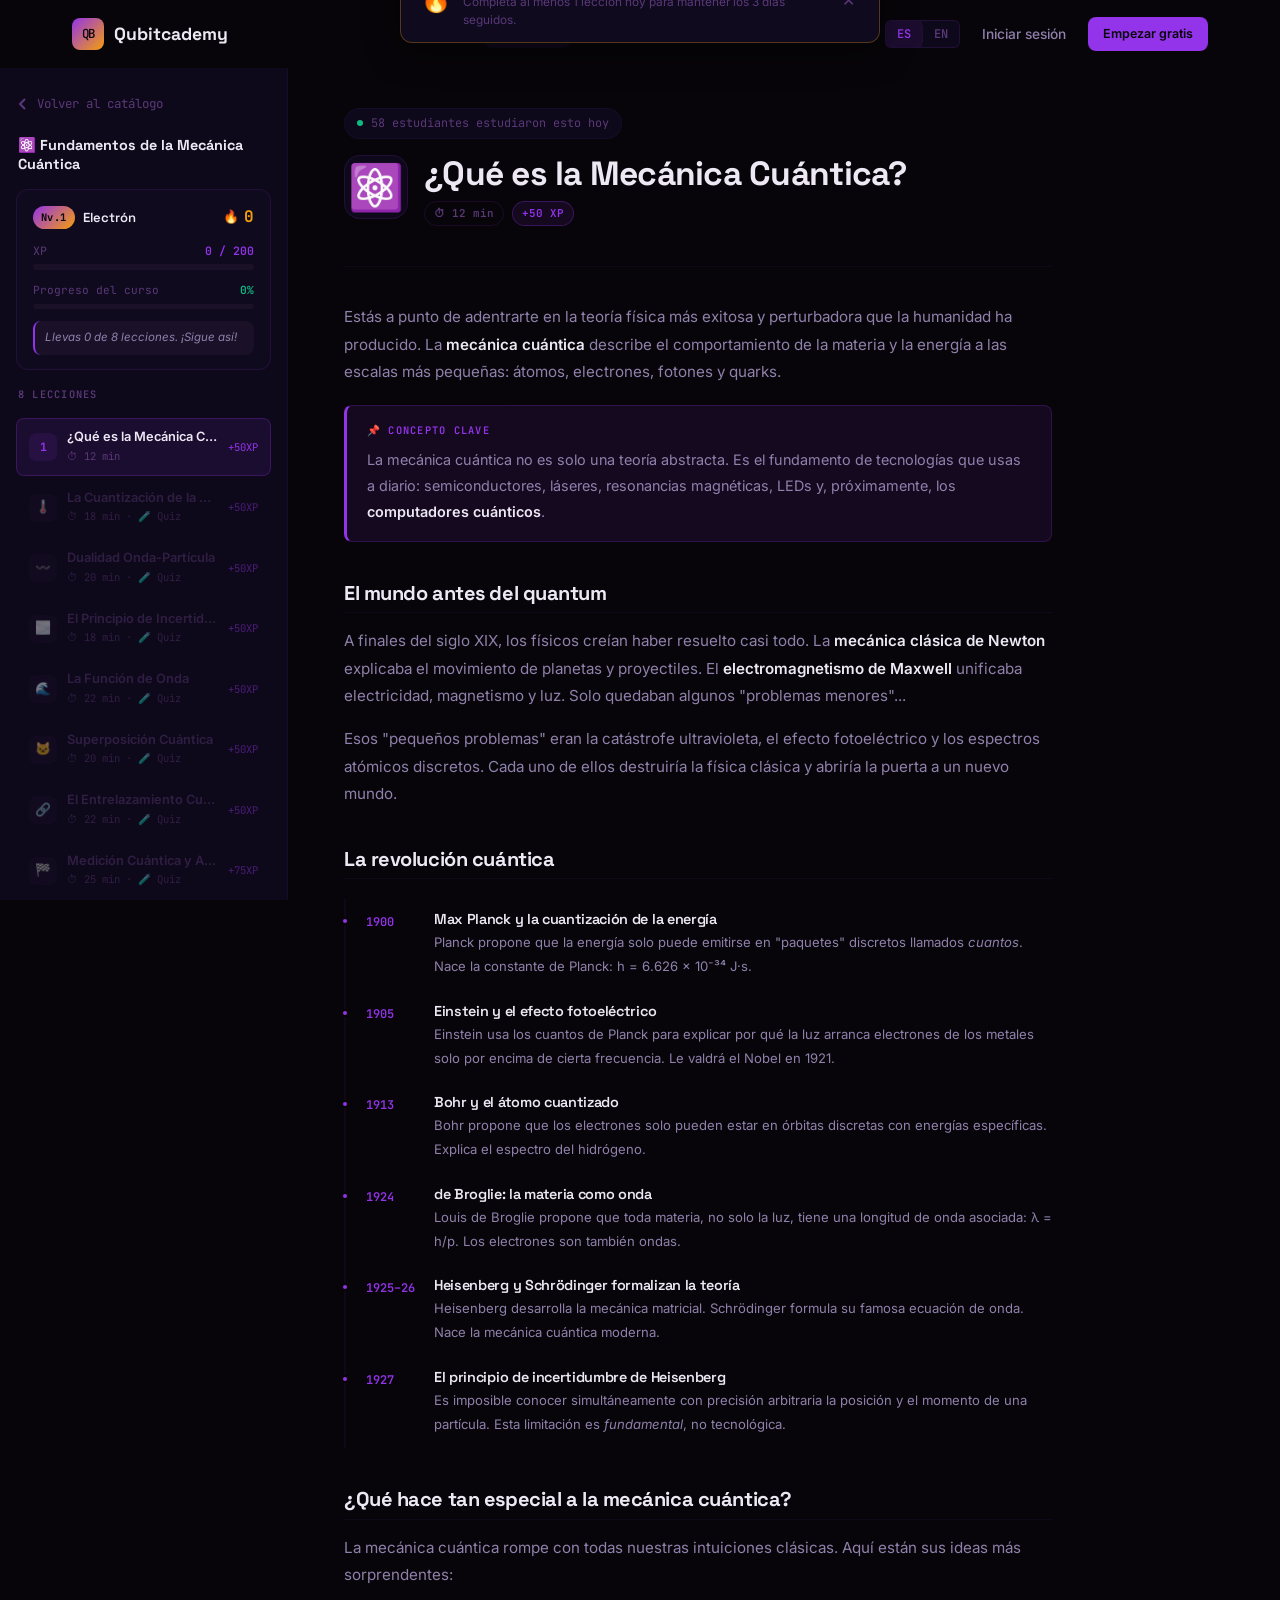
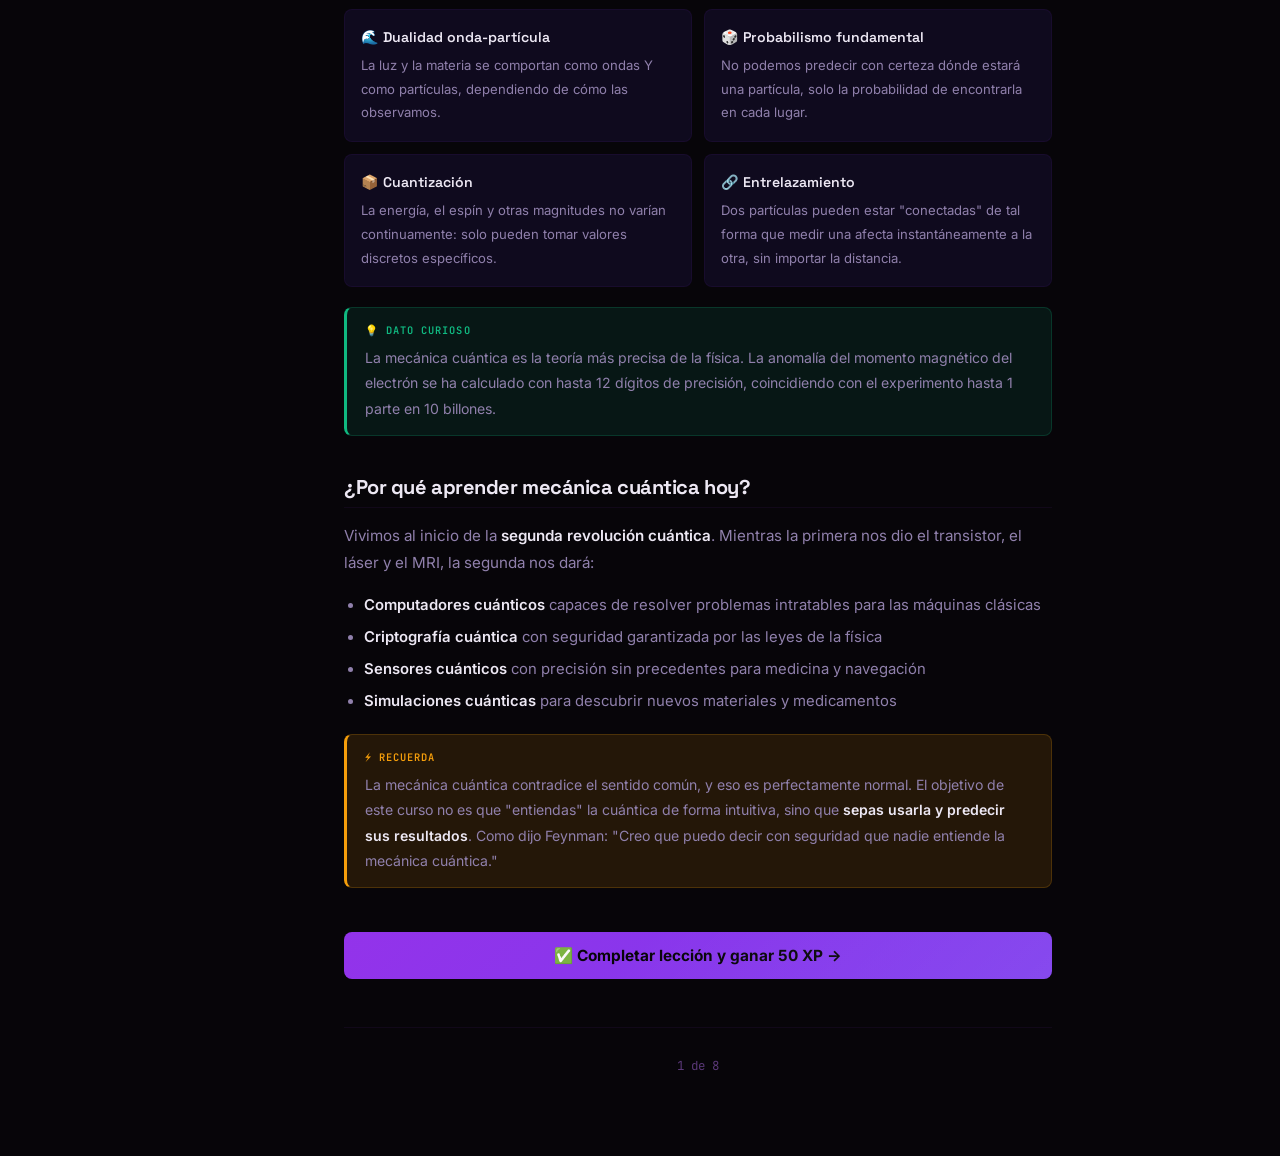
<file: courses/mecanica-cuantica.html>
<!DOCTYPE html>
<html lang="es">
<head>
  <meta charset="UTF-8" />
  <meta name="viewport" content="width=device-width, initial-scale=1.0" />
  <title>Fundamentos de la Mecánica Cuántica — Qubitcademy</title>
  <meta name="description" content="Aprende los fundamentos de la mecánica cuántica: cuantización, dualidad onda-partícula, principio de incertidumbre, función de onda, superposición y entrelazamiento." />
  <link rel="stylesheet" href="../css/style.css" />
  <link rel="stylesheet" href="../css/course.css" />
</head>
<body>

<!-- ══════════════════════════════════════════════════════════════ NAV -->
<nav>
  <div class="container">
    <div class="nav-inner">
      <a href="../index.html" class="nav-logo">
        <div class="nav-logo-mark">QB</div>
        Qubitcademy
      </a>
      <ul class="nav-links">
        <li><a href="../index.html" data-i18n="nav.home">Inicio</a></li>
        <li><a href="../catalogue.html" class="active" data-i18n="nav.catalogue">Catálogo</a></li>
        <li><a href="../paths.html" data-i18n="nav.paths">Rutas</a></li>
        <li><a href="../faq.html" data-i18n="nav.faq">FAQ</a></li>
      </ul>
      <div class="nav-right">
        <div class="lang-switcher">
          <button class="lang-btn" data-lang="es">ES</button>
          <div class="lang-sep"></div>
          <button class="lang-btn" data-lang="en">EN</button>
        </div>
        <a href="#" class="nav-login" data-i18n="nav.login">Iniciar sesión</a>
        <a href="#" class="btn btn-primary btn-sm" data-i18n="nav.cta">Empezar gratis</a>
      </div>
      <button class="nav-toggle" aria-label="Menú" aria-expanded="false">
        <svg width="22" height="22" viewBox="0 0 22 22" fill="none" stroke="currentColor" stroke-width="2">
          <line x1="3" y1="6" x2="19" y2="6"/><line x1="3" y1="11" x2="19" y2="11"/><line x1="3" y1="16" x2="19" y2="16"/>
        </svg>
      </button>
    </div>
  </div>
  <div class="nav-mobile">
    <a href="../index.html" data-i18n="nav.home">Inicio</a>
    <a href="../catalogue.html" data-i18n="nav.catalogue">Catálogo</a>
    <a href="../paths.html" data-i18n="nav.paths">Rutas</a>
    <a href="../faq.html" data-i18n="nav.faq">FAQ</a>
    <div class="nav-mobile-footer">
      <a href="#" class="btn btn-ghost btn-sm" data-i18n="nav.login">Iniciar sesión</a>
      <a href="#" class="btn btn-primary btn-sm" data-i18n="nav.cta">Empezar gratis</a>
    </div>
  </div>
</nav>

<!-- ══════════════════════════════════════════════════════════ LAYOUT -->
<div class="course-layout">

  <!-- ── SIDEBAR ─────────────────────────────────────────────────── -->
  <aside class="course-sidebar" id="sidebar">

    <a href="../catalogue.html" class="sidebar-back">
      <svg width="14" height="14" viewBox="0 0 14 14" fill="none" stroke="currentColor" stroke-width="2">
        <polyline points="9 2 4 7 9 12"/>
      </svg>
      Volver al catálogo
    </a>

    <div class="sidebar-course-title">⚛️ Fundamentos de la Mecánica Cuántica</div>

    <!-- HUD -->
    <div class="hud-card">
      <div class="hud-top">
        <div class="hud-level">
          <span class="hud-level-badge" id="level-badge">Nv.1</span>
          <span class="hud-level-name" id="level-name">Electrón</span>
        </div>
        <div class="hud-streak">
          🔥 <span class="hud-streak-num" id="streak-count">0</span>
        </div>
      </div>
      <div>
        <div class="hud-xp-row">
          <span>XP</span>
          <span class="hud-xp-val"><span id="xp-current">0</span> / <span id="xp-next">200</span></span>
        </div>
        <div class="xp-bar-track">
          <div class="xp-bar-fill" id="xp-bar" style="width:0%"></div>
        </div>
      </div>
      <div>
        <div class="hud-progress-label">
          <span>Progreso del curso</span>
          <span class="hud-progress-pct" id="progress-pct">0%</span>
        </div>
        <div class="progress-track">
          <div class="progress-fill" id="progress-bar" style="width:0%"></div>
        </div>
      </div>
      <div class="hud-motivation" id="hud-motivation">
        Completa la primera lección y gana tus primeros 50 XP ⚡
      </div>
    </div>

    <!-- Lesson list -->
    <div class="sidebar-section-label">8 Lecciones</div>
    <div class="lesson-list" id="lesson-list">
      <!-- Rendered by JS -->
    </div>

    <!-- Badges -->
    <div class="sidebar-section-label">Logros</div>
    <div class="badges-grid" id="badges-grid">
      <!-- Rendered by JS -->
    </div>

  </aside>

  <!-- ── MAIN CONTENT ─────────────────────────────────────────────── -->
  <main class="course-main" id="course-main">
    <div id="lesson-content-area">
      <!-- Rendered by JS -->
    </div>
  </main>

</div>

<!-- ── MOBILE SIDEBAR TOGGLE ──────────────────────────────────────── -->
<button class="sidebar-toggle" id="sidebar-toggle" aria-label="Abrir menú">☰</button>
<div class="sidebar-overlay" id="sidebar-overlay"></div>

<!-- ── XP TOAST ───────────────────────────────────────────────────── -->
<div class="xp-toast" id="xp-toast">
  <div class="xp-toast-icon" id="xp-toast-icon">⚡</div>
  <div class="xp-toast-text">
    <div class="xp-toast-label" id="xp-toast-label">XP ganados</div>
    <div class="xp-toast-amount" id="xp-toast-amount">+50 XP</div>
  </div>
</div>

<!-- ── LEVEL UP OVERLAY ───────────────────────────────────────────── -->
<div class="levelup-overlay" id="levelup-overlay">
  <div class="levelup-card">
    <div class="lu-stars">✨⚡✨</div>
    <div class="lu-label">¡Subiste de nivel!</div>
    <div class="lu-title" id="lu-new-level">Fotón</div>
    <div class="lu-subtitle" id="lu-subtitle">Sigues avanzando en tu camino cuántico.<br>¡El conocimiento es tu superpoder!</div>
    <button class="lu-close-btn" id="lu-close">¡Seguir aprendiendo! →</button>
  </div>
</div>

<!-- ── BADGE MODAL ────────────────────────────────────────────────── -->
<div class="badge-modal" id="badge-modal">
  <div class="bm-icon" id="bm-icon">🏆</div>
  <div>
    <div class="bm-label">🎖️ Badge desbloqueado</div>
    <div class="bm-name" id="bm-name">Primer Fotón</div>
    <div class="bm-desc" id="bm-desc">Completaste tu primera lección</div>
  </div>
</div>

<!-- ── STREAK BANNER ──────────────────────────────────────────────── -->
<div class="streak-banner" id="streak-banner">
  <div class="sb-emoji">🔥</div>
  <div class="sb-text">
    <div class="sb-title" id="sb-title">¡No pierdas tu racha!</div>
    <div class="sb-sub" id="sb-sub">Completa al menos 1 lección hoy para mantener los 3 días seguidos.</div>
  </div>
  <button class="sb-close" id="sb-close">✕</button>
</div>

<!-- ── COMBO FLASH ────────────────────────────────────────────────── -->
<div class="combo-flash" id="combo-flash">🔥 COMBO x2!</div>

<!-- ── CONFETTI CANVAS ────────────────────────────────────────────── -->
<canvas id="confetti-canvas"></canvas>

<!-- ═══════════════════════════════════════════════════════ SCRIPTS -->
<script src="../js/main.js"></script>
<script>
/* ================================================================
   QUBITCADEMY — Course Engine: Fundamentos de la Mecánica Cuántica
   Gamification: XP · Levels · Streak · Badges · Combo · Confetti
   ================================================================ */

/* ── COURSE DATA ─────────────────────────────────────────────────── */
const LESSONS = [
  {
    id: 1, emoji: '⚛️', title: '¿Qué es la Mecánica Cuántica?',
    duration: '12 min', xp: 50, hasQuiz: false,
    content: `
      <div class="social-proof">
        <span class="sp-dot"></span>
        <span id="sp-count-1">54 estudiantes estudiaron esto hoy</span>
      </div>
      <div class="lesson-header">
        <div class="lesson-emoji-title">
          <div class="lesson-big-emoji">⚛️</div>
          <div class="lesson-title-block">
            <h1>¿Qué es la Mecánica Cuántica?</h1>
            <div class="lesson-chips">
              <span class="lesson-chip chip-dur">⏱ 12 min</span>
              <span class="lesson-chip chip-xp">+50 XP</span>
            </div>
          </div>
        </div>
      </div>
      <div class="lesson-body">

        <p>Estás a punto de adentrarte en la teoría física más exitosa y perturbadora que la humanidad ha producido. La <strong>mecánica cuántica</strong> describe el comportamiento de la materia y la energía a las escalas más pequeñas: átomos, electrones, fotones y quarks.</p>

        <div class="concept-box">
          <div class="cb-label">📌 Concepto clave</div>
          <p>La mecánica cuántica no es solo una teoría abstracta. Es el fundamento de tecnologías que usas a diario: semiconductores, láseres, resonancias magnéticas, LEDs y, próximamente, los <strong>computadores cuánticos</strong>.</p>
        </div>

        <h2>El mundo antes del quantum</h2>
        <p>A finales del siglo XIX, los físicos creían haber resuelto casi todo. La <strong>mecánica clásica de Newton</strong> explicaba el movimiento de planetas y proyectiles. El <strong>electromagnetismo de Maxwell</strong> unificaba electricidad, magnetismo y luz. Solo quedaban algunos "problemas menores"...</p>
        <p>Esos "pequeños problemas" eran la catástrofe ultravioleta, el efecto fotoeléctrico y los espectros atómicos discretos. Cada uno de ellos destruiría la física clásica y abriría la puerta a un nuevo mundo.</p>

        <h2>La revolución cuántica</h2>
        <div class="timeline">
          <div class="tl-item">
            <div class="tl-year">1900</div>
            <div class="tl-content">
              <h4>Max Planck y la cuantización de la energía</h4>
              <p>Planck propone que la energía solo puede emitirse en "paquetes" discretos llamados <em>cuantos</em>. Nace la constante de Planck: h = 6.626 × 10⁻³⁴ J·s.</p>
            </div>
          </div>
          <div class="tl-item">
            <div class="tl-year">1905</div>
            <div class="tl-content">
              <h4>Einstein y el efecto fotoeléctrico</h4>
              <p>Einstein usa los cuantos de Planck para explicar por qué la luz arranca electrones de los metales solo por encima de cierta frecuencia. Le valdrá el Nobel en 1921.</p>
            </div>
          </div>
          <div class="tl-item">
            <div class="tl-year">1913</div>
            <div class="tl-content">
              <h4>Bohr y el átomo cuantizado</h4>
              <p>Bohr propone que los electrones solo pueden estar en órbitas discretas con energías específicas. Explica el espectro del hidrógeno.</p>
            </div>
          </div>
          <div class="tl-item">
            <div class="tl-year">1924</div>
            <div class="tl-content">
              <h4>de Broglie: la materia como onda</h4>
              <p>Louis de Broglie propone que toda materia, no solo la luz, tiene una longitud de onda asociada: λ = h/p. Los electrones son también ondas.</p>
            </div>
          </div>
          <div class="tl-item">
            <div class="tl-year">1925–26</div>
            <div class="tl-content">
              <h4>Heisenberg y Schrödinger formalizan la teoría</h4>
              <p>Heisenberg desarrolla la mecánica matricial. Schrödinger formula su famosa ecuación de onda. Nace la mecánica cuántica moderna.</p>
            </div>
          </div>
          <div class="tl-item">
            <div class="tl-year">1927</div>
            <div class="tl-content">
              <h4>El principio de incertidumbre de Heisenberg</h4>
              <p>Es imposible conocer simultáneamente con precisión arbitraria la posición y el momento de una partícula. Esta limitación es <em>fundamental</em>, no tecnológica.</p>
            </div>
          </div>
        </div>

        <h2>¿Qué hace tan especial a la mecánica cuántica?</h2>
        <p>La mecánica cuántica rompe con todas nuestras intuiciones clásicas. Aquí están sus ideas más sorprendentes:</p>

        <div class="info-grid">
          <div class="info-card">
            <div class="ic-title">🌊 Dualidad onda-partícula</div>
            <p>La luz y la materia se comportan como ondas Y como partículas, dependiendo de cómo las observamos.</p>
          </div>
          <div class="info-card">
            <div class="ic-title">🎲 Probabilismo fundamental</div>
            <p>No podemos predecir con certeza dónde estará una partícula, solo la probabilidad de encontrarla en cada lugar.</p>
          </div>
          <div class="info-card">
            <div class="ic-title">📦 Cuantización</div>
            <p>La energía, el espín y otras magnitudes no varían continuamente: solo pueden tomar valores discretos específicos.</p>
          </div>
          <div class="info-card">
            <div class="ic-title">🔗 Entrelazamiento</div>
            <p>Dos partículas pueden estar "conectadas" de tal forma que medir una afecta instantáneamente a la otra, sin importar la distancia.</p>
          </div>
        </div>

        <div class="tip-box">
          <div class="tb-label">💡 Dato curioso</div>
          <p>La mecánica cuántica es la teoría más precisa de la física. La anomalía del momento magnético del electrón se ha calculado con hasta 12 dígitos de precisión, coincidiendo con el experimento hasta 1 parte en 10 billones.</p>
        </div>

        <h2>¿Por qué aprender mecánica cuántica hoy?</h2>
        <p>Vivimos al inicio de la <strong>segunda revolución cuántica</strong>. Mientras la primera nos dio el transistor, el láser y el MRI, la segunda nos dará:</p>
        <ul>
          <li><strong>Computadores cuánticos</strong> capaces de resolver problemas intratables para las máquinas clásicas</li>
          <li><strong>Criptografía cuántica</strong> con seguridad garantizada por las leyes de la física</li>
          <li><strong>Sensores cuánticos</strong> con precisión sin precedentes para medicina y navegación</li>
          <li><strong>Simulaciones cuánticas</strong> para descubrir nuevos materiales y medicamentos</li>
        </ul>

        <div class="warning-box">
          <div class="wb-label">⚡ Recuerda</div>
          <p>La mecánica cuántica contradice el sentido común, y eso es perfectamente normal. El objetivo de este curso no es que "entiendas" la cuántica de forma intuitiva, sino que <strong>sepas usarla y predecir sus resultados</strong>. Como dijo Feynman: "Creo que puedo decir con seguridad que nadie entiende la mecánica cuántica."</p>
        </div>

      </div>
      <button class="mark-complete-btn" id="complete-btn" onclick="completeLesson(1)">
        ✅ Completar lección y ganar 50 XP →
      </button>
    `
  },
  {
    id: 2, emoji: '🌡️', title: 'La Cuantización de la Energía',
    duration: '18 min', xp: 50, hasQuiz: true, quizXp: 75,
    content: `
      <div class="social-proof">
        <span class="sp-dot"></span>
        <span id="sp-count-2">38 estudiantes estudiaron esto hoy</span>
      </div>
      <div class="lesson-header">
        <div class="lesson-emoji-title">
          <div class="lesson-big-emoji">🌡️</div>
          <div class="lesson-title-block">
            <h1>La Cuantización de la Energía</h1>
            <div class="lesson-chips">
              <span class="lesson-chip chip-dur">⏱ 18 min</span>
              <span class="lesson-chip chip-xp">+50 XP</span>
              <span class="lesson-chip chip-quiz">🧪 Quiz +75 XP</span>
            </div>
          </div>
        </div>
      </div>
      <div class="lesson-body">

        <p>En 1900, Max Planck resolvió uno de los problemas más irritantes de la física: ¿por qué los objetos calientes brillan de determinada manera? Su solución fue tan radical que incluso él mismo tardó en aceptarla: <strong>la energía solo puede existir en paquetes discretos</strong>.</p>

        <h2>El problema del cuerpo negro</h2>
        <p>Un <strong>cuerpo negro</strong> es un objeto idealizado que absorbe toda la radiación que recibe y la reemite en función de su temperatura. Las hornos de cerámica y las estrellas se aproximan bien a este modelo.</p>
        <p>La física clásica predecía que la intensidad de la radiación debería crecer sin límite a frecuencias altas (ultravioleta). Esto se conoce como la <strong>catástrofe ultravioleta</strong>: un resultado absurdo que predicía energías infinitas.</p>

        <div class="history-box">
          <div class="hb-label">📜 Historia</div>
          <p>Lord Rayleigh y James Jeans derivaron la fórmula clásica. Funcionaba bien para frecuencias bajas (infrarrojas), pero divergía catastróficamente hacia el ultravioleta. Era un fracaso total de la física del siglo XIX.</p>
        </div>

        <h2>La hipótesis de Planck</h2>
        <p>Desesperado por encontrar una fórmula matemática que describiera los datos experimentales, Planck hizo una suposición "de conveniencia" que cambiaría la física para siempre:</p>

        <div class="concept-box">
          <div class="cb-label">📌 Hipótesis de Planck (1900)</div>
          <p>Los osciladores atómicos en un cuerpo negro <strong>solo pueden absorber o emitir energía en múltiplos enteros</strong> de una unidad fundamental llamada <em>cuanto</em>.</p>
        </div>

        <div class="formula-box">
          <span class="formula-label">Energía de un cuanto</span>
          E = h·f
          <span class="formula-sub">E = energía (J) · h = constante de Planck (6.626×10⁻³⁴ J·s) · f = frecuencia (Hz)</span>
        </div>

        <p>Esta ecuación es deceptivamente simple pero profundamente revolucionaria. Dice que la energía no puede ser cualquier valor continuo: es un <strong>múltiplo entero de h·f</strong>. Cuanta más alta la frecuencia, mayor es el "precio" de un cuanto, lo que suprime las frecuencias altas y elimina la catástrofe ultravioleta.</p>

        <h2>Einstein y el efecto fotoeléctrico</h2>
        <p>En 1905, Einstein fue más lejos que Planck. Mientras Planck pensaba que la cuantización era solo una propiedad de los osciladores materiales, Einstein propuso que <strong>la propia luz está compuesta de cuantos de energía</strong>: los <em>fotones</em>.</p>

        <p>El <strong>efecto fotoeléctrico</strong> era otro misterio: cuando luz ultravioleta incide sobre un metal, expulsa electrones. Pero:</p>
        <ul>
          <li>Solo ocurre a partir de cierta frecuencia mínima (independiente de la intensidad)</li>
          <li>La energía de los electrones expulsados depende de la frecuencia de la luz, no de su intensidad</li>
          <li>El efecto es instantáneo, sin retardo</li>
        </ul>

        <p>La física de ondas clásica no podía explicar esto. Pero si la luz son fotones con energía E = hf, todo encaja: un fotón debe tener suficiente energía (suficiente frecuencia) para arrancar un electrón. La intensidad solo afecta cuántos fotones hay, no la energía de cada uno.</p>

        <div class="formula-box">
          <span class="formula-label">Efecto fotoeléctrico (Einstein)</span>
          E<sub>k</sub> = hf − φ
          <span class="formula-sub">E_k = energía cinética del electrón · hf = energía del fotón · φ = función de trabajo del metal</span>
        </div>

        <div class="tip-box">
          <div class="tb-label">💡 Nobel de Física 1921</div>
          <p>Einstein recibió el Premio Nobel no por la relatividad, sino precisamente por la explicación del efecto fotoeléctrico. La cuantización de la luz fue tan radical que tardó años en ser aceptada.</p>
        </div>

        <h2>El efecto Compton (1923)</h2>
        <p>Arthur Compton selló la naturaleza corpuscular de la luz. Al dispersar rayos X en electrones libres, observó que los rayos X <strong>cambian de longitud de onda</strong> como si fueran partículas que chocan elásticamente. Esto no tenía explicación ondulatoria clásica.</p>

        <div class="concept-box">
          <div class="cb-label">📌 Resumen</div>
          <p>La energía está <strong>cuantizada</strong>. La luz, antes considerada una onda pura, también es un conjunto de partículas discretas: los <strong>fotones</strong>. Cada fotón lleva una energía E = hf, proporcional a su frecuencia. Esta idea fue el primer ladrillo de la mecánica cuántica moderna.</p>
        </div>

      </div>
      <button class="mark-complete-btn" id="complete-btn" onclick="completeLesson(2)">
        ✅ Completar lección y ganar 50 XP →
      </button>
    `
  },
  {
    id: 3, emoji: '〰️', title: 'Dualidad Onda-Partícula',
    duration: '20 min', xp: 50, hasQuiz: true, quizXp: 75,
    content: `
      <div class="social-proof">
        <span class="sp-dot"></span>
        <span id="sp-count-3">61 estudiantes estudiaron esto hoy</span>
      </div>
      <div class="lesson-header">
        <div class="lesson-emoji-title">
          <div class="lesson-big-emoji">〰️</div>
          <div class="lesson-title-block">
            <h1>Dualidad Onda-Partícula</h1>
            <div class="lesson-chips">
              <span class="lesson-chip chip-dur">⏱ 20 min</span>
              <span class="lesson-chip chip-xp">+50 XP</span>
              <span class="lesson-chip chip-quiz">🧪 Quiz +75 XP</span>
            </div>
          </div>
        </div>
      </div>
      <div class="lesson-body">

        <p>¿Qué es la luz? ¿Una onda o una partícula? La respuesta de la mecánica cuántica es desafiante: <strong>es ambas cosas</strong>, dependiendo de cómo la observamos. Y no solo la luz: todo en el universo subatómico exhibe esta schizofrénica naturaleza dual.</p>

        <h2>El experimento de la doble rendija</h2>
        <p>Este experimento, que Feynman llamó "el único misterio de la mecánica cuántica", revela de forma directa la extrañeza cuántica.</p>

        <p><strong>Configuración:</strong> Una fuente dispara partículas (electrones, fotones, átomos...) hacia una barrera con dos ranuras. Detrás hay una pantalla detectora.</p>

        <div class="info-grid">
          <div class="info-card">
            <div class="ic-title">🔵 Si tapamos una rendija</div>
            <p>Vemos una franja brillante detrás de la rendija abierta. Exactamente lo esperado para partículas.</p>
          </div>
          <div class="info-card">
            <div class="ic-title">〰️ Con ambas rendijas abiertas</div>
            <p>¡Aparece un <strong>patrón de interferencia</strong>! Franjas alternas de luz y oscuridad, como si fueran ondas.</p>
          </div>
          <div class="info-card">
            <div class="ic-title">🔍 Disparando de uno en uno</div>
            <p>Aunque disparemos UN electrón a la vez, el patrón de interferencia sigue apareciendo tras muchos disparos.</p>
          </div>
          <div class="info-card">
            <div class="ic-title">👁️ Cuando miramos por qué rendija pasa</div>
            <p>Si instalamos detectores para saber por qué rendija pasa, ¡el patrón de interferencia desaparece! La observación altera el resultado.</p>
          </div>
        </div>

        <div class="warning-box">
          <div class="wb-label">🤯 La conclusión perturbadora</div>
          <p>Cada electrón <strong>pasa por las dos rendijas a la vez</strong> como una onda, interfiere consigo mismo, y solo "decide" dónde aterrizar cuando toca la pantalla. La observación colapsa esta superposición.</p>
        </div>

        <h2>La hipótesis de de Broglie (1924)</h2>
        <p>Louis de Broglie, en su tesis doctoral, generalizó la dualidad: si la luz puede comportarse como partícula (fotón), ¿por qué la materia no puede comportarse como onda?</p>

        <div class="formula-box">
          <span class="formula-label">Longitud de onda de de Broglie</span>
          λ = h / p
          <span class="formula-sub">λ = longitud de onda (m) · h = constante de Planck · p = momento lineal (kg·m/s)</span>
        </div>

        <p>Para un electrón a baja velocidad, λ es del orden de los ángstrom (10⁻¹⁰ m), comparable al tamaño atómico. Por eso los electrones muestran difracción en cristales. Para un objeto macroscópico como una pelota de tenis, λ es tan pequeño (10⁻³⁴ m) que jamás podremos observar su naturaleza ondulatoria.</p>

        <div class="tip-box">
          <div class="tb-label">💡 Experimento de Davisson-Germer (1927)</div>
          <p>Clinton Davisson y Lester Germer confirmaron experimentalmente la hipótesis de de Broglie: dispararon electrones sobre un cristal de níquel y observaron el patrón de difracción predicho por la longitud de onda de de Broglie. Nobel para Davisson en 1937.</p>
        </div>

        <h2>El principio de complementariedad de Bohr</h2>
        <p>Niels Bohr formalizó esta paradoja con su <strong>principio de complementariedad</strong>: el comportamiento ondulatorio y corpuscular de la materia son complementarios, no contradictorios. Nunca podemos observar ambos simultáneamente en el mismo experimento.</p>

        <div class="concept-box">
          <div class="cb-label">📌 Principio de complementariedad</div>
          <p>Los aspectos ondulatorio y corpuscular de los sistemas cuánticos son <strong>mutuamente excluyentes</strong>: el experimento que muestra uno destruye la evidencia del otro. Esto no es un defecto de nuestra tecnología, es una propiedad fundamental de la naturaleza.</p>
        </div>

        <h2>¿Por qué no vemos ondas en el mundo macroscópico?</h2>
        <p>La constante de Planck h es extremadamente pequeña (6.626 × 10⁻³⁴ J·s). Para objetos con momento grande (masas grandes o velocidades altas), λ = h/p es tan pequeña que los efectos cuánticos son completamente inobservables. La mecánica cuántica no "desaparece" a escalas grandes: simplemente sus predicciones coinciden con la mecánica clásica.</p>

      </div>
      <button class="mark-complete-btn" id="complete-btn" onclick="completeLesson(3)">
        ✅ Completar lección y ganar 50 XP →
      </button>
    `
  },
  {
    id: 4, emoji: '🌫️', title: 'El Principio de Incertidumbre',
    duration: '18 min', xp: 50, hasQuiz: true, quizXp: 75,
    content: `
      <div class="social-proof">
        <span class="sp-dot"></span>
        <span id="sp-count-4">47 estudiantes estudiaron esto hoy</span>
      </div>
      <div class="lesson-header">
        <div class="lesson-emoji-title">
          <div class="lesson-big-emoji">🌫️</div>
          <div class="lesson-title-block">
            <h1>El Principio de Incertidumbre</h1>
            <div class="lesson-chips">
              <span class="lesson-chip chip-dur">⏱ 18 min</span>
              <span class="lesson-chip chip-xp">+50 XP</span>
              <span class="lesson-chip chip-quiz">🧪 Quiz +75 XP</span>
            </div>
          </div>
        </div>
      </div>
      <div class="lesson-body">

        <p>En 1927, Werner Heisenberg formuló uno de los principios más profundos de la física: hay un <strong>límite fundamental e ineliminable</strong> a la precisión con la que podemos conocer simultáneamente ciertas propiedades de una partícula. Este no es un problema tecnológico; es una propiedad intrínseca de la naturaleza.</p>

        <h2>La formulación matemática</h2>
        <p>La incertidumbre más famosa involucra la posición (x) y el momento lineal (p):</p>

        <div class="formula-box">
          <span class="formula-label">Principio de incertidumbre posición-momento</span>
          Δx · Δp ≥ ℏ/2
          <span class="formula-sub">Δx = incertidumbre en posición · Δp = incertidumbre en momento · ℏ = h/2π = 1.055×10⁻³⁴ J·s</span>
        </div>

        <p>También existe una relación análoga para la energía y el tiempo:</p>

        <div class="formula-box">
          <span class="formula-label">Principio de incertidumbre energía-tiempo</span>
          ΔE · Δt ≥ ℏ/2
          <span class="formula-sub">ΔE = incertidumbre en energía · Δt = tiempo de vida del estado</span>
        </div>

        <h2>¿Por qué existe esta incertidumbre?</h2>
        <p>La razón profunda es la <strong>naturaleza ondulatoria de la materia</strong>. Considera una onda: para definir bien su longitud de onda (relacionada con el momento p = h/λ), necesitas muchos ciclos, lo que implica una posición mal definida (la onda está "extendida"). Por el contrario, para localizar bien una posición, necesitas un paquete de onda muy estrecho, que por su naturaleza tiene muchas longitudes de onda superpuestas (momento mal definido).</p>

        <div class="concept-box">
          <div class="cb-label">📌 Concepto crucial</div>
          <p>La incertidumbre de Heisenberg <strong>NO es debida a instrumentos imperfectos</strong>. Es una propiedad intrínseca de la naturaleza cuántica. Incluso con la tecnología perfecta imaginable, el producto ΔxΔp nunca puede ser menor que ℏ/2.</p>
        </div>

        <h2>Consecuencias físicas reales</h2>

        <div class="info-grid">
          <div class="info-card">
            <div class="ic-title">⚡ Energía de punto cero</div>
            <p>Un oscilador cuántico nunca puede estar completamente en reposo. Siempre tiene una energía mínima E₀ = ℏω/2, llamada energía del punto cero.</p>
          </div>
          <div class="info-card">
            <div class="ic-title">🌟 Tamaño del átomo</div>
            <p>El principio de incertidumbre explica por qué los electrones no caen en el núcleo: si estuvieran confinados cerca, su momento sería tan grande que se escaparían.</p>
          </div>
          <div class="info-card">
            <div class="ic-title">☢️ Túnel cuántico</div>
            <p>Una partícula puede "atravesar" una barrera de energía que clasicamente no podría superar, gracias a la imprecisión en su energía. Esto es la base de los diodos de efecto túnel y la fusión nuclear estelar.</p>
          </div>
          <div class="info-card">
            <div class="ic-title">💊 Líneas espectrales</div>
            <p>El ensanchamiento de las líneas espectrales se debe a ΔE·Δt ≥ ℏ/2: estados con vida corta tienen mayor incertidumbre en energía, dando líneas más anchas.</p>
          </div>
        </div>

        <h2>Un experimento mental clásico</h2>
        <p>Imagina que intentas medir la posición de un electrón usando luz de longitud de onda λ. Para localizarlo con precisión Δx ~ λ, necesitas un fotón de longitud de onda corta. Pero un fotón de longitud de onda corta tiene gran momento (p = h/λ), y al interactuar con el electrón, le transfiere un momento impredecible Δp ~ h/λ. Así: Δx · Δp ~ λ · (h/λ) = h. La precisión en posición viene siempre a costa de incertidumbre en momento.</p>

        <div class="warning-box">
          <div class="wb-label">⚠️ Error común</div>
          <p>Mucha gente piensa que la incertidumbre se debe a que "la medición perturba el sistema". Esta es una comprensión parcial. La incertidumbre es más profunda: las propiedades de posición y momento <strong>simplemente no existen con valores definidos simultáneos</strong> en el mundo cuántico, independientemente de cualquier medición.</p>
        </div>

        <div class="tip-box">
          <div class="tb-label">💡 ¿Por qué no lo notamos?</div>
          <p>Para una pelota de 100g, ΔxΔp ≥ ℏ/2 ≈ 5×10⁻³⁵ m·kg/s. Si conocemos su posición con precisión de 1 mm (Δx = 0.001 m), la incertidumbre en velocidad es Δv ≈ 5×10⁻³² m/s. ¡Completamente indetectable! Por eso vivimos aparentemente en un mundo clásico.</p>
        </div>

      </div>
      <button class="mark-complete-btn" id="complete-btn" onclick="completeLesson(4)">
        ✅ Completar lección y ganar 50 XP →
      </button>
    `
  },
  {
    id: 5, emoji: '🌊', title: 'La Función de Onda',
    duration: '22 min', xp: 50, hasQuiz: true, quizXp: 75,
    content: `
      <div class="social-proof">
        <span class="sp-dot"></span>
        <span id="sp-count-5">29 estudiantes estudiaron esto hoy</span>
      </div>
      <div class="lesson-header">
        <div class="lesson-emoji-title">
          <div class="lesson-big-emoji">🌊</div>
          <div class="lesson-title-block">
            <h1>La Función de Onda</h1>
            <div class="lesson-chips">
              <span class="lesson-chip chip-dur">⏱ 22 min</span>
              <span class="lesson-chip chip-xp">+50 XP</span>
              <span class="lesson-chip chip-quiz">🧪 Quiz +75 XP</span>
            </div>
          </div>
        </div>
      </div>
      <div class="lesson-body">

        <p>El corazón matemático de la mecánica cuántica es la <strong>función de onda</strong> ψ (psi). Esta función contiene toda la información cuántica que existe sobre un sistema. No describe la posición de una partícula, sino la distribución de probabilidad de encontrarla en diferentes lugares.</p>

        <h2>La ecuación de Schrödinger</h2>
        <p>Erwin Schrödinger formuló en 1926 la ecuación diferencial que gobierna la evolución temporal de la función de onda:</p>

        <div class="formula-box">
          <span class="formula-label">Ecuación de Schrödinger dependiente del tiempo</span>
          iℏ ∂ψ/∂t = Ĥψ
          <span class="formula-sub">i = unidad imaginaria · ℏ = h/2π · ψ = función de onda · Ĥ = operador hamiltoniano (energía total)</span>
        </div>

        <p>Para sistemas estacionarios (energía bien definida), la ecuación se simplifica a la <strong>ecuación de Schrödinger independiente del tiempo</strong>:</p>

        <div class="formula-box">
          <span class="formula-label">Ecuación de Schrödinger independiente del tiempo</span>
          Ĥψ = Eψ
          <span class="formula-sub">Esta es una ecuación de valores propios: ψ son los estados estacionarios y E sus energías</span>
        </div>

        <h2>¿Qué es exactamente ψ?</h2>
        <p>La función de onda ψ es en general un número <strong>complejo</strong>: ψ = a + bi. Por sí misma no tiene interpretación física directa. La interpretación la dio Max Born en 1926:</p>

        <div class="concept-box">
          <div class="cb-label">📌 Interpretación de Born</div>
          <p>El módulo al cuadrado de la función de onda, <strong>|ψ(x)|²</strong>, da la <em>densidad de probabilidad</em> de encontrar la partícula en la posición x. Es decir, la probabilidad de encontrarla entre x y x+dx es |ψ(x)|² dx.</p>
        </div>

        <h2>La condición de normalización</h2>
        <p>Si sumamos (integramos) la probabilidad de encontrar la partícula en todos los lugares posibles, debe dar exactamente 1 (la partícula está <em>en algún lado</em>):</p>

        <div class="formula-box">
          <span class="formula-label">Normalización de la función de onda</span>
          ∫|ψ(x)|² dx = 1
          <span class="formula-sub">La integral es sobre todo el espacio. Una función de onda válida debe satisfacer esta condición.</span>
        </div>

        <h2>El ejemplo más simple: partícula en una caja</h2>
        <p>Considera una partícula atrapada en una caja unidimensional de longitud L (paredes infinitas). Fuera de la caja, ψ = 0. Dentro, la ecuación de Schrödinger da soluciones cuantizadas:</p>

        <div class="formula-box">
          <span class="formula-label">Funciones de onda en la caja (n = 1, 2, 3...)</span>
          ψₙ(x) = √(2/L) · sin(nπx/L)
          <span class="formula-sub">Energías: Eₙ = n²π²ℏ²/(2mL²) — ¡solo valores discretos permitidos!</span>
        </div>

        <div class="tip-box">
          <div class="tb-label">💡 Intuición visual</div>
          <p>Las funciones de onda en la caja son exactamente como las armónicas de una cuerda de guitarra: el estado fundamental (n=1) tiene un solo "lóbulo", n=2 tiene dos, etc. Las condiciones de frontera (ψ=0 en las paredes) son como fijar los extremos de la cuerda. La cuantización de la energía emerge naturalmente.</p>
        </div>

        <h2>Propiedades de la función de onda</h2>
        <ul>
          <li><strong>Continua y derivable</strong> (excepto en discontinuidades infinitas del potencial)</li>
          <li><strong>Cuadrado integrable</strong>: ∫|ψ|²dx debe converger (sea finita)</li>
          <li><strong>Puede ser compleja</strong>: la parte imaginaria es tan física como la real</li>
          <li><strong>Puede superponerse</strong>: si ψ₁ y ψ₂ son soluciones, αψ₁ + βψ₂ también lo es</li>
        </ul>

        <div class="warning-box">
          <div class="wb-label">⚠️ No confundas ψ con |ψ|²</div>
          <p>La función de onda ψ puede ser negativa o compleja, y eso es perfectamente válido. Solo tiene sentido físico directo su módulo al cuadrado |ψ|², que siempre es real y no negativo, como corresponde a una probabilidad.</p>
        </div>

        <h2>El operador de posición y las mediciones</h2>
        <p>En mecánica cuántica, las cantidades observables (posición, momento, energía) están representadas por <strong>operadores</strong>. El resultado de una medición no está predeterminado: la mecánica cuántica solo predice la distribución de probabilidad de los resultados posibles.</p>

        <div class="concept-box">
          <div class="cb-label">📌 La clave</div>
          <p>La función de onda no describe <em>dónde está</em> la partícula. Describe <em>las probabilidades de encontrarla</em> en diferentes lugares si la buscamos. Antes de la medición, la partícula no tiene una posición definida: existe en una superposición de posiciones.</p>
        </div>

      </div>
      <button class="mark-complete-btn" id="complete-btn" onclick="completeLesson(5)">
        ✅ Completar lección y ganar 50 XP →
      </button>
    `
  },
  {
    id: 6, emoji: '🐱', title: 'Superposición Cuántica',
    duration: '20 min', xp: 50, hasQuiz: true, quizXp: 100,
    content: `
      <div class="social-proof">
        <span class="sp-dot"></span>
        <span id="sp-count-6">73 estudiantes estudiaron esto hoy</span>
      </div>
      <div class="lesson-header">
        <div class="lesson-emoji-title">
          <div class="lesson-big-emoji">🐱</div>
          <div class="lesson-title-block">
            <h1>Superposición Cuántica</h1>
            <div class="lesson-chips">
              <span class="lesson-chip chip-dur">⏱ 20 min</span>
              <span class="lesson-chip chip-xp">+50 XP</span>
              <span class="lesson-chip chip-quiz">🧪 Quiz +100 XP</span>
            </div>
          </div>
        </div>
      </div>
      <div class="lesson-body">

        <p>El <strong>principio de superposición</strong> es uno de los conceptos más fundamentales —y extraños— de la mecánica cuántica. Establece que un sistema cuántico puede existir simultáneamente en múltiples estados hasta que es medido. Este principio es la base del poder exponencial de los computadores cuánticos.</p>

        <h2>El principio de superposición</h2>
        <p>La ecuación de Schrödinger es una ecuación <strong>lineal</strong>. Esto tiene una consecuencia profunda: si ψ₁ y ψ₂ son estados físicos válidos, entonces cualquier combinación lineal αψ₁ + βψ₂ también es un estado físico válido.</p>

        <div class="concept-box">
          <div class="cb-label">📌 Principio de superposición</div>
          <p>Un sistema cuántico puede existir en una <strong>superposición</strong> de múltiples estados base simultáneamente. Esta superposición no es una mezcla ni una ignorancia sobre el estado "real": el sistema genuinamente <em>es</em> todos los estados a la vez.</p>
        </div>

        <h2>La notación de Dirac (bra-ket)</h2>
        <p>Paul Dirac introdujo una notación elegante para los estados cuánticos. Un estado se escribe como un "ket": |ψ⟩. Para un qubit (bit cuántico), los dos estados base son:</p>

        <div class="formula-box">
          <span class="formula-label">Estado general de un qubit</span>
          |ψ⟩ = α|0⟩ + β|1⟩
          <span class="formula-sub">|α|² = prob. de medir 0 · |β|² = prob. de medir 1 · condición: |α|² + |β|² = 1</span>
        </div>

        <p>Un qubit puede estar en |0⟩, en |1⟩, o en cualquier superposición. El estado |+⟩ = (|0⟩ + |1⟩)/√2 tiene 50% de probabilidad de dar 0 y 50% de dar 1 al ser medido.</p>

        <h2>El poder exponencial</h2>
        <p>¿Por qué es tan poderosa la superposición? Un registro de n qubits puede representar <strong>2ⁿ estados simultáneamente</strong>:</p>

        <div class="info-grid">
          <div class="info-card">
            <div class="ic-title">🖥️ 1 qubit</div>
            <p>Puede representar 2 estados (0 y 1) simultáneamente en superposición.</p>
          </div>
          <div class="info-card">
            <div class="ic-title">🖥️ 10 qubits</div>
            <p>Puede representar 1.024 estados simultáneamente. Un registro clásico solo puede tener 1 de esos estados.</p>
          </div>
          <div class="info-card">
            <div class="ic-title">🖥️ 50 qubits</div>
            <p>Puede representar más de 10¹⁵ estados a la vez. Supera la capacidad de almacenamiento de cualquier computador clásico actual.</p>
          </div>
          <div class="info-card">
            <div class="ic-title">🖥️ 300 qubits</div>
            <p>Puede representar más estados simultáneos que hay átomos en el universo observable (≈10⁸⁰).</p>
          </div>
        </div>

        <h2>El colapso de la función de onda</h2>
        <p>Cuando medimos un sistema en superposición, la superposición "colapsa" a uno de los estados posibles, con probabilidades dadas por |α|² y |β|². Tras la medición, el estado es definido.</p>

        <div class="warning-box">
          <div class="wb-label">⚠️ Trampa común</div>
          <p>Leer un registro de n qubits en superposición da <strong>solo un resultado clásico</strong>, como lanzar una moneda n veces. El arte del algoritmo cuántico está en <em>manipular las amplitudes</em> antes de medir, de forma que los estados correctos tengan alta probabilidad y los incorrectos, baja.</p>
        </div>

        <h2>El gato de Schrödinger</h2>
        <p>En 1935, Erwin Schrödinger ideó un experimento mental para ilustrar lo absurdo de aplicar la superposición cuántica al mundo macroscópico.</p>

        <p>Un gato está en una caja sellada junto a un átomo radiactivo, un detector Geiger y un frasco de veneno. Si el átomo se desintegra (estado cuántico |1⟩), el detector activa un martillo que rompe el frasco y mata al gato. Si no se desintegra (|0⟩), el gato vive.</p>

        <p>Según la mecánica cuántica estándar, mientras la caja esté cerrada, el átomo está en superposición |0⟩ + |1⟩. ¿Significa esto que el gato está en superposición de vivo y muerto?</p>

        <div class="concept-box">
          <div class="cb-label">📌 La paradoja</div>
          <p>El gato de Schrödinger ilustra el <strong>problema de la medición</strong>: ¿en qué momento ocurre el colapso? ¿Cuando lo mira el detector? ¿El gato? ¿El observador humano? La mecánica cuántica estándar (interpretación de Copenhague) dice que la superposición colapsa al observar, pero no define qué es "observar" con precisión matemática.</p>
        </div>

        <div class="tip-box">
          <div class="tb-label">💡 La decoherencia</div>
          <p>La física moderna explica por qué no vemos gatos en superposición: la <strong>decoherencia cuántica</strong>. Los sistemas macroscópicos interactúan con billones de partículas del entorno, y esta interacción destruye la superposición en tiempos extremadamente cortos (10⁻²³ s para un objeto de 1g). Los qubits se aíslan cuidadosamente para preservar su superposición.</p>
        </div>

      </div>
      <button class="mark-complete-btn" id="complete-btn" onclick="completeLesson(6)">
        ✅ Completar lección y ganar 50 XP →
      </button>
    `
  },
  {
    id: 7, emoji: '🔗', title: 'El Entrelazamiento Cuántico',
    duration: '22 min', xp: 50, hasQuiz: true, quizXp: 100,
    content: `
      <div class="social-proof">
        <span class="sp-dot"></span>
        <span id="sp-count-7">45 estudiantes estudiaron esto hoy</span>
      </div>
      <div class="lesson-header">
        <div class="lesson-emoji-title">
          <div class="lesson-big-emoji">🔗</div>
          <div class="lesson-title-block">
            <h1>El Entrelazamiento Cuántico</h1>
            <div class="lesson-chips">
              <span class="lesson-chip chip-dur">⏱ 22 min</span>
              <span class="lesson-chip chip-xp">+50 XP</span>
              <span class="lesson-chip chip-quiz">🧪 Quiz +100 XP</span>
            </div>
          </div>
        </div>
      </div>
      <div class="lesson-body">

        <p>Einstein lo llamó "acción fantasmal a distancia" y estuvo convencido de que demostraba la incompletitud de la mecánica cuántica. Hoy, el <strong>entrelazamiento cuántico</strong> es uno de los recursos más valiosos de la física cuántica aplicada, con usos en criptografía, teleportación de estados y computación cuántica.</p>

        <h2>¿Qué es el entrelazamiento?</h2>
        <p>Dos partículas están <strong>entrelazadas</strong> cuando su estado cuántico conjunto no puede escribirse como producto de los estados individuales. Son inseparables cuánticamente.</p>

        <div class="formula-box">
          <span class="formula-label">Estado de Bell (par entrelazado máximo)</span>
          |Φ⁺⟩ = (|00⟩ + |11⟩) / √2
          <span class="formula-sub">Este estado NO puede escribirse como |ψ_A⟩ ⊗ |ψ_B⟩ para ningún par de estados individuales</span>
        </div>

        <p>En el estado |Φ⁺⟩, si medimos la partícula A y obtenemos |0⟩, la partícula B colapsa instantáneamente a |0⟩. Si A da |1⟩, B da |1⟩. Las mediciones están perfectamente correlacionadas, sin importar la distancia entre las partículas.</p>

        <h2>La paradoja EPR (1935)</h2>
        <p>Einstein, Podolsky y Rosen (EPR) publicaron en 1935 un argumento para demostrar que la mecánica cuántica estaba incompleta. Su razonamiento:</p>
        <ul>
          <li>Si medir A afecta instantáneamente a B (sin señal posible entre ellos), se viola la localidad</li>
          <li>Si no hay comunicación, entonces los resultados de la medición de B deben haber estado predeterminados desde el inicio</li>
          <li>Pero la mecánica cuántica no predice esos "valores ocultos": luego, la QM es incompleta</li>
        </ul>

        <div class="history-box">
          <div class="hb-label">📜 El debate Einstein-Bohr</div>
          <p>Bohr respondió que la pregunta de Einstein asume que las propiedades físicas tienen valores definidos independientemente de cómo se miden. En la mecánica cuántica, no. El debate duró décadas y definió la filosofía de la física del siglo XX.</p>
        </div>

        <h2>El teorema de Bell (1964): el experimento decisivo</h2>
        <p>John Bell encontró en 1964 una forma de distinguir experimentalmente entre la mecánica cuántica y cualquier teoría de "variables ocultas locales". Formuló <strong>desigualdades</strong> que toda teoría clásica local debe satisfacer.</p>

        <div class="concept-box">
          <div class="cb-label">📌 Resultado experimental</div>
          <p>Los experimentos de Aspect (1982), y definitivamente los de Hensen et al. (2015) cerrando todos los "loopholes", han mostrado que las <strong>desigualdades de Bell son violadas</strong> por la naturaleza. Einstein estaba equivocado: la naturaleza es no-local de forma fundamental.</p>
        </div>

        <h2>¿Permite el entrelazamiento comunicar más rápido que la luz?</h2>
        <p>Esta es la pregunta que todo el mundo se hace. La respuesta es <strong>no</strong>. Aunque la correlación es instantánea, los resultados individuales de la medición son aleatorios. El receptor de B no puede controlar qué resultado obtiene, y por tanto no puede extraer ninguna información de las correlaciones. Para comparar los resultados, necesitan un canal clásico (más lento que la luz).</p>

        <div class="warning-box">
          <div class="wb-label">⚠️ El entrelazamiento NO permite</div>
          <p>Comunicación superlumínica · Teletransportación de materia · Transmisión de información más rápida que la luz. El entrelazamiento viola la localidad estadística, pero respeta la causalidad relativista.</p>
        </div>

        <h2>Aplicaciones del entrelazamiento</h2>
        <div class="info-grid">
          <div class="info-card">
            <div class="ic-title">🔐 Criptografía cuántica (QKD)</div>
            <p>Protocolo BB84 y E91: distribuir claves criptográficas con seguridad garantizada por la física. Cualquier espionaje perturba el estado entrelazado y es detectable.</p>
          </div>
          <div class="info-card">
            <div class="ic-title">📡 Teleportación cuántica</div>
            <p>Transferir el estado cuántico completo de una partícula a otra distante, usando entrelazamiento + un canal clásico. Demostrada experimentalmente.</p>
          </div>
          <div class="info-card">
            <div class="ic-title">⚡ Computación cuántica</div>
            <p>El entrelazamiento entre qubits es esencial para la ventaja cuántica. Sin entrelazamiento, un computador cuántico no podría superar a uno clásico.</p>
          </div>
          <div class="info-card">
            <div class="ic-title">🔭 Sensores cuánticos</div>
            <p>Pares entrelazados permiten medir campos gravitacionales y magnéticos con precisión mucho mayor que los límites clásicos.</p>
          </div>
        </div>

        <div class="tip-box">
          <div class="tb-label">💡 El futuro: Internet Cuántico</div>
          <p>Se trabaja en construir redes de repetidores cuánticos que distribuyan entrelazamiento a escala global. Esto permitiría comunicaciones cuánticas absolutamente seguras y redes de computadores cuánticos interconectados.</p>
        </div>

      </div>
      <button class="mark-complete-btn" id="complete-btn" onclick="completeLesson(7)">
        ✅ Completar lección y ganar 50 XP →
      </button>
    `
  },
  {
    id: 8, emoji: '🏁', title: 'Medición Cuántica y Aplicaciones',
    duration: '25 min', xp: 75, hasQuiz: true, quizXp: 125, isFinal: true,
    content: `
      <div class="social-proof">
        <span class="sp-dot"></span>
        <span id="sp-count-8">32 estudiantes completaron el curso esta semana</span>
      </div>
      <div class="lesson-header">
        <div class="lesson-emoji-title">
          <div class="lesson-big-emoji">🏁</div>
          <div class="lesson-title-block">
            <h1>Medición Cuántica y Aplicaciones</h1>
            <div class="lesson-chips">
              <span class="lesson-chip chip-dur">⏱ 25 min</span>
              <span class="lesson-chip chip-xp">+75 XP</span>
              <span class="lesson-chip chip-quiz">🏆 Examen Final +125 XP</span>
            </div>
          </div>
        </div>
      </div>
      <div class="lesson-body">

        <p>Hemos llegado al núcleo filosófico de la mecánica cuántica: ¿qué ocurre exactamente cuando medimos un sistema cuántico? Este "problema de la medición" ha generado décadas de debate y las más diversas interpretaciones. Terminaremos con las aplicaciones que hacen que todo este aprendizaje tenga un impacto real en el mundo.</p>

        <h2>El problema de la medición</h2>
        <p>La ecuación de Schrödinger describe una evolución <strong>continua, determinista y reversible</strong> de la función de onda. Sin embargo, cuando medimos, obtenemos un resultado <strong>discreto, aleatorio e irreversible</strong>. ¿Qué fórmula describe esta transición?</p>

        <div class="concept-box">
          <div class="cb-label">📌 El problema de la medición</div>
          <p>La mecánica cuántica predice perfectamente las probabilidades de los resultados de las mediciones, pero no explica dentro de sí misma <em>cómo y cuándo</em> la superposición colapsa a un resultado definido. Esto es el "problema de la medición".</p>
        </div>

        <h2>Interpretaciones de la mecánica cuántica</h2>
        <div class="info-grid">
          <div class="info-card">
            <div class="ic-title">🇩🇰 Copenhague</div>
            <p>La función de onda es solo una herramienta matemática, no una realidad física. Colapsa al medir. No preguntes qué pasa "entre mediciones".</p>
          </div>
          <div class="info-card">
            <div class="ic-title">🌌 Muchos Mundos</div>
            <p>La función de onda nunca colapsa. Al medir, el universo se bifurca: cada resultado ocurre en una rama diferente. Todos los resultados son reales.</p>
          </div>
          <div class="info-card">
            <div class="ic-title">🎯 Variables ocultas (Bohm)</div>
            <p>Las partículas tienen posiciones definidas guiadas por una "onda piloto". La aleatoriedad refleja ignorancia, no indeterminismo fundamental.</p>
          </div>
          <div class="info-card">
            <div class="ic-title">🧠 Decoherencia</div>
            <p>La interacción con el entorno destruye las superposiciones macroscópicas. No hay colapso misterioso; la apariencia de colapso emerge del entrelazamiento con el entorno.</p>
          </div>
        </div>

        <div class="tip-box">
          <div class="tb-label">💡 Consenso pragmático</div>
          <p>La mayoría de los físicos adoptan el enfoque de "¡cállate y calcula!" (<em>shut up and calculate</em>): usan la mecánica cuántica para hacer predicciones sin preocuparse demasiado por la interpretación. Todas las interpretaciones dan las mismas predicciones experimentales.</p>
        </div>

        <h2>Aplicaciones de la mecánica cuántica</h2>
        <p>La mecánica cuántica no es solo filosofía abstracta. Es la base de gran parte de la tecnología moderna:</p>

        <div class="timeline">
          <div class="tl-item">
            <div class="tl-year">1947</div>
            <div class="tl-content">
              <h4>El transistor</h4>
              <p>Inventado en Bell Labs usando la teoría cuántica de bandas en semiconductores. Es el componente fundamental de todos los dispositivos electrónicos. Los procesadores modernos contienen miles de millones de transistores.</p>
            </div>
          </div>
          <div class="tl-item">
            <div class="tl-year">1960</div>
            <div class="tl-content">
              <h4>El láser</h4>
              <p>Basado en la emisión estimulada de radiación, predicha por Einstein en 1917. Hoy tiene usos en telecomunicaciones, cirugía, almacenamiento de datos, fabricación industrial y lidar.</p>
            </div>
          </div>
          <div class="tl-item">
            <div class="tl-year">1973</div>
            <div class="tl-content">
              <h4>Resonancia magnética (MRI)</h4>
              <p>Usa el espín nuclear cuántico para obtener imágenes de tejidos blandos. Ha revolucionado el diagnóstico médico sin radiación ionizante.</p>
            </div>
          </div>
          <div class="tl-item">
            <div class="tl-year">1994</div>
            <div class="tl-content">
              <h4>Algoritmo de Shor</h4>
              <p>Peter Shor demuestra que un computador cuántico puede factorizar números enteros exponencialmente más rápido que cualquier algoritmo clásico conocido, amenazando la criptografía RSA.</p>
            </div>
          </div>
          <div class="tl-item">
            <div class="tl-year">2019</div>
            <div class="tl-content">
              <h4>Supremacía cuántica (Google)</h4>
              <p>El procesador Sycamore de 53 qubits realizó en 200 segundos un cálculo que los mejores supercomputadores necesitarían 10.000 años. El debate sobre la validez de la comparación continúa.</p>
            </div>
          </div>
        </div>

        <h2>¿Qué sigue después de este curso?</h2>
        <p>Ahora tienes una base sólida en los fundamentos de la mecánica cuántica. Tu camino cuántico puede continuar hacia:</p>
        <ul>
          <li><strong>Qubits y Circuitos Cuánticos</strong>: aprende a construir algoritmos cuánticos con puertas lógicas cuánticas</li>
          <li><strong>Programación con Qiskit</strong>: ejecuta circuitos reales en computadores cuánticos de IBM</li>
          <li><strong>Algoritmo de Grover</strong>: aceleración cuántica de búsqueda en bases de datos</li>
          <li><strong>Algoritmo de Shor</strong>: factorización cuántica y sus implicaciones criptográficas</li>
        </ul>

        <div class="concept-box">
          <div class="cb-label">🎓 Estás listo</div>
          <p>Has recorrido un camino extraordinario: de la crisis del cuerpo negro en 1900 hasta el entrelazamiento y las aplicaciones modernas. Ahora supera el examen final y obtén tu certificado de Fundamentos de Mecánica Cuántica.</p>
        </div>

      </div>
      <button class="mark-complete-btn" id="complete-btn" onclick="completeLesson(8)">
        ✅ Completar lección y ganar 75 XP →
      </button>
    `
  }
];

/* ── QUIZ DATA ────────────────────────────────────────────────────── */
const QUIZZES = {
  2: {
    questions: [
      {
        text: '¿Quién propuso por primera vez que la energía se emite en "cuantos" discretos para resolver el problema del cuerpo negro?',
        options: ['Albert Einstein', 'Max Planck', 'Niels Bohr', 'Werner Heisenberg'],
        correct: 1,
        explanation: 'Max Planck propuso en 1900 que los osciladores atómicos solo podían emitir/absorber energía en múltiplos de h·f, donde h es la constante de Planck. Esta fue la hipótesis fundacional de la mecánica cuántica.'
      },
      {
        text: '¿Cuál es la relación correcta entre la energía de un fotón y su frecuencia?',
        options: ['E = mc²', 'E = h/λ', 'E = hf', 'E = p/h'],
        correct: 2,
        explanation: 'La energía de un fotón es E = hf, donde h es la constante de Planck (6.626×10⁻³⁴ J·s) y f es la frecuencia. También puede escribirse como E = hc/λ, donde c es la velocidad de la luz y λ la longitud de onda.'
      },
      {
        text: 'El efecto fotoeléctrico demostró que la luz puede comportarse como:',
        options: ['Una onda sonora', 'Un campo eléctrico oscilante', 'Un flujo de partículas (fotones) con energía cuantizada', 'Una onda de probabilidad'],
        correct: 2,
        explanation: 'Einstein explicó el efecto fotoeléctrico proponiendo que la luz está compuesta de fotones (cuantos de luz), cada uno con energía E = hf. Solo los fotones con suficiente frecuencia (energía) pueden arrancar electrones del metal, independientemente de la intensidad.'
      }
    ]
  },
  3: {
    questions: [
      {
        text: 'En el experimento de la doble rendija con electrones disparados uno a uno, ¿qué se observa tras acumular muchos impactos?',
        options: ['Dos franjas brillantes detrás de cada rendija', 'Un patrón de interferencia con múltiples franjas', 'Una distribución uniforme en toda la pantalla', 'Nada observable'],
        correct: 1,
        explanation: 'Aunque los electrones se disparan uno a uno (sin posibilidad de interferir entre sí), aparece un patrón de interferencia. Cada electrón interfiere consigo mismo al pasar simultáneamente por ambas rendijas como una onda, revelando la naturaleza dual onda-partícula.'
      },
      {
        text: '¿Cuál es la fórmula correcta para la longitud de onda de de Broglie?',
        options: ['λ = E·h', 'λ = h/m', 'λ = h/p', 'λ = p·h'],
        correct: 2,
        explanation: 'La longitud de onda de de Broglie es λ = h/p, donde h es la constante de Planck y p es el momento lineal de la partícula (p = mv). Esta relación fue propuesta por Louis de Broglie en 1924 en su tesis doctoral.'
      },
      {
        text: 'El principio de complementariedad de Bohr establece que:',
        options: ['Toda partícula muestra siempre comportamiento ondulatorio y corpuscular al mismo tiempo', 'El comportamiento ondulatorio y corpuscular son complementarios y mutuamente excluyentes en cualquier experimento', 'La dualidad onda-partícula es solo una aproximación matemática', 'El comportamiento cuántico desaparece a temperaturas altas'],
        correct: 1,
        explanation: 'Bohr estableció que las propiedades ondulatoria y corpuscular de los sistemas cuánticos son complementarias: el experimento que revela una destruye la evidencia de la otra. Esto no es una limitación tecnológica, sino una propiedad fundamental de la naturaleza cuántica.'
      }
    ]
  },
  4: {
    questions: [
      {
        text: 'El principio de incertidumbre de Heisenberg para posición y momento establece que:',
        options: ['La posición de una partícula siempre es incierta', 'El producto Δx·Δp no puede ser menor que ℏ/2', 'Solo se aplica a partículas muy rápidas', 'La incertidumbre disminuye con mejores instrumentos'],
        correct: 1,
        explanation: 'Heisenberg demostró que Δx·Δp ≥ ℏ/2, donde ℏ = h/2π. Este es un límite fundamental, no tecnológico. No importa cuán perfectos sean los instrumentos, el producto de las incertidumbres en posición y momento jamás puede ser cero.'
      },
      {
        text: 'Si medimos la posición de un electrón con mayor precisión (menor Δx), ¿qué le ocurre a la incertidumbre en su momento (Δp)?',
        options: ['Δp también disminuye proporcionalmente', 'Δp permanece constante', 'Δp aumenta para mantener Δx·Δp ≥ ℏ/2', 'Δp se hace exactamente cero'],
        correct: 2,
        explanation: 'Por el principio de incertidumbre, si Δx disminuye, Δp debe aumentar para que el producto siga siendo ≥ ℏ/2. No podemos conocer simultáneamente posición y momento con precisión arbitraria.'
      },
      {
        text: 'La incertidumbre de Heisenberg es fundamentalmente consecuencia de:',
        options: ['La imprecisión inevitable de cualquier instrumento de medida', 'El hecho de que la medición perturba siempre el sistema', 'La naturaleza ondulatoria de la materia: posición y momento son variables conjugadas', 'La velocidad finita de la luz'],
        correct: 2,
        explanation: 'La razón profunda es la dualidad onda-partícula. Posición y momento son variables "conjugadas" en el formalismo matemático. Una función de onda bien localizada (buen Δx) requiere superposición de muchas frecuencias (mal Δp), y viceversa. Es intrínseco a la naturaleza cuántica, no a limitaciones prácticas.'
      }
    ]
  },
  5: {
    questions: [
      {
        text: '¿Qué representa físicamente |ψ(x)|² en mecánica cuántica?',
        options: ['La velocidad de la partícula en el punto x', 'La energía potencial en x', 'La densidad de probabilidad de encontrar la partícula en x', 'La longitud de onda local de la partícula'],
        correct: 2,
        explanation: 'Según la interpretación de Born (1926), |ψ(x)|² es la densidad de probabilidad de posición. La probabilidad de encontrar la partícula entre x y x+dx es |ψ(x)|²·dx. La función de onda ψ no describe la posición de la partícula, sino la distribución de probabilidad de encontrarla.'
      },
      {
        text: 'La ecuación de Schrödinger describe:',
        options: ['Solo la energía estacionaria de los átomos', 'La evolución temporal de la función de onda de un sistema cuántico', 'La posición exacta de una partícula en todo momento', 'Solo funciona para fotones, no para electrones'],
        correct: 1,
        explanation: 'La ecuación de Schrödinger iℏ∂ψ/∂t = Ĥψ gobierna la evolución temporal de la función de onda. Es la ley fundamental de la dinámica cuántica, análoga a la segunda ley de Newton en mecánica clásica, pero aplicada a la función de onda en lugar de a la posición.'
      },
      {
        text: 'Una función de onda ψ válida debe obligatoriamente satisfacer:',
        options: ['ψ(x) ≥ 0 para todo x', 'ψ(x) ≤ 1 para todo x', '∫|ψ(x)|² dx = 1 (condición de normalización)', 'ψ(x) debe ser una función periódica'],
        correct: 2,
        explanation: 'La condición de normalización ∫|ψ|²dx = 1 garantiza que la probabilidad total de encontrar la partícula en todo el espacio es 1 (la partícula existe en algún lugar). Una función de onda no normalizada no tiene interpretación probabilística directa.'
      }
    ]
  },
  6: {
    questions: [
      {
        text: 'Un qubit en el estado |ψ⟩ = α|0⟩ + β|1⟩ debe satisfacer:',
        options: ['α = β necesariamente', '|α|² + |β|² = 1', 'α + β = 0', 'α y β deben ser números reales'],
        correct: 1,
        explanation: 'La condición |α|² + |β|² = 1 es la normalización: la probabilidad de medir |0⟩ es |α|² y la de medir |1⟩ es |β|². Como la partícula debe dar algún resultado al medirla, la suma de probabilidades es 1. α y β pueden ser complejos.'
      },
      {
        text: '¿Qué ocurre con la superposición cuántica cuando medimos el estado del sistema?',
        options: ['La superposición se mantiene intacta y sigue evolucionando', 'La superposición se amplifica, dando resultados más claros', 'La superposición colapsa a uno de los estados posibles con probabilidades |α|² y |β|²', 'La superposición desaparece sin dar ningún resultado'],
        correct: 2,
        explanation: 'La medición provoca el "colapso de la función de onda": la superposición se reduce al instante a uno de los estados propios del observable medido, con la probabilidad correspondiente. Este proceso irreversible es la base del postulado de la medición en mecánica cuántica.'
      },
      {
        text: 'El experimento mental del gato de Schrödinger fue diseñado para ilustrar:',
        options: ['Que los gatos tienen propiedades cuánticas especiales', 'La paradoja de aplicar la superposición cuántica a objetos macroscópicos y el problema de la medición', 'Que la observación mata literalmente al gato mediante rayos cuánticos', 'Un experimento que Schrödinger realizó en su laboratorio en 1935'],
        correct: 1,
        explanation: 'Schrödinger diseñó este experimento mental como crítica para mostrar lo absurdo (a su juicio) de aplicar la superposición cuántica a sistemas macroscópicos. El "gato vivo y muerto" ilustra el problema de la medición: ¿en qué punto colapsa la superposición?'
      },
      {
        text: '¿Cuántos estados distintos puede representar simultáneamente en superposición un registro de 3 qubits?',
        options: ['3 estados', '6 estados', '8 estados (2³)', '16 estados (2⁴)'],
        correct: 2,
        explanation: 'n qubits en superposición pueden representar 2ⁿ estados simultáneamente. Con 3 qubits: 2³ = 8 estados ({|000⟩, |001⟩, |010⟩, |011⟩, |100⟩, |101⟩, |110⟩, |111⟩}). Esta escalabilidad exponencial es la base del poder de los computadores cuánticos.'
      }
    ]
  },
  7: {
    questions: [
      {
        text: 'Dos partículas están cuánticamente entrelazadas cuando:',
        options: ['Están conectadas por una fuerza física como un resorte', 'Su estado cuántico conjunto no puede describirse como producto de estados individuales', 'Son partículas idénticas del mismo tipo (electrones, etc.)', 'Tienen la misma carga eléctrica y giran juntas'],
        correct: 1,
        explanation: 'El entrelazamiento ocurre cuando el estado del sistema no factoriza: |Ψ_AB⟩ ≠ |ψ_A⟩⊗|ψ_B⟩. Esto significa que las propiedades de las dos partículas están correlacionadas cuánticamente de forma irreducible, independientemente de su separación espacial.'
      },
      {
        text: 'El teorema de Bell (1964) demostró experimentalmente que:',
        options: ['La mecánica cuántica es una teoría incompleta, como decía Einstein', 'Ninguna teoría de variables ocultas locales puede reproducir todas las predicciones cuánticas', 'El entrelazamiento viola la relatividad especial de Einstein', 'Einstein tenía razón en el debate EPR con Bohr'],
        correct: 1,
        explanation: 'Bell formuló desigualdades que debe satisfacer cualquier teoría local con variables ocultas. Los experimentos (desde Aspect 1982 hasta los loophole-free de 2015) muestran que estas desigualdades son violadas exactamente como predice la mecánica cuántica. No hay variables ocultas locales.'
      },
      {
        text: 'En el estado de Bell |Φ⁺⟩ = (|00⟩+|11⟩)/√2, si medimos la partícula A y obtenemos |1⟩, ¿en qué estado queda la partícula B?',
        options: ['B queda en superposición (|0⟩+|1⟩)/√2', 'B queda en el estado |0⟩', 'B queda en el estado |1⟩', 'B no se altera y permanece indefinida'],
        correct: 2,
        explanation: 'En el estado |Φ⁺⟩ = (|00⟩+|11⟩)/√2, las mediciones están perfectamente correlacionadas: si A→|0⟩ entonces B→|0⟩, y si A→|1⟩ entonces B→|1⟩. Al medir A y obtener |1⟩, B colapsa instantáneamente a |1⟩, independientemente de la distancia.'
      },
      {
        text: '¿Cuál de estas afirmaciones sobre el entrelazamiento cuántico es CORRECTA?',
        options: ['Permite enviar información a velocidad superior a la de la luz', 'Permite teletransportar personas a distancia', 'No permite comunicación superlumínica, pero sí es útil para criptografía cuántica', 'Solo funciona a distancias menores que 1 metro'],
        correct: 2,
        explanation: 'El entrelazamiento NO permite comunicación superlumínica: los resultados individuales son aleatorios y no controlables, requiriendo un canal clásico para extraer información de las correlaciones. Sin embargo, SÍ es útil para QKD (criptografía cuántica), teleportación de estados y computación cuántica.'
      }
    ]
  },
  8: {
    questions: [
      {
        text: 'El "problema de la medición" en mecánica cuántica se refiere a:',
        options: ['La falta de precisión en los instrumentos de laboratorio cuántico', 'La ausencia de una explicación dentro de la QM de cómo y cuándo la superposición colapsa a un resultado definido', 'Los errores en los cálculos de las funciones de onda', 'La imposibilidad práctica de medir partículas tan pequeñas como electrones'],
        correct: 1,
        explanation: 'La ecuación de Schrödinger describe evolución unitaria y continua, pero la medición produce colapso aleatorio e irreversible. La QM predice perfectamente las probabilidades pero no explica internamente el colapso. Distintas interpretaciones (Copenhague, Many Worlds, Bohm...) intentan resolver esto de formas diferentes.'
      },
      {
        text: '¿Cuál de estos dispositivos tecnológicos NO se basa directamente en principios de mecánica cuántica?',
        options: ['Láser (emisión estimulada de fotones)', 'Transistor (bandas en semiconductores)', 'Motor de combustión interna', 'Resonancia magnética MRI (espín nuclear)'],
        correct: 2,
        explanation: 'El motor de combustión interna se basa en termodinámica y mecánica clásica. El láser (emisión estimulada), el transistor (mecánica cuántica de bandas) y el MRI (precesión del espín nuclear) son tecnologías directamente basadas en efectos cuánticos.'
      },
      {
        text: 'La interpretación de Copenhague de la mecánica cuántica establece que:',
        options: ['La función de onda es una entidad física real que existe en el espacio', 'La función de onda es solo una herramienta calculatoria; no tiene sentido preguntar qué ocurre entre mediciones', 'Existen múltiples universos paralelos, uno por cada resultado posible', 'Las partículas tienen posiciones definidas ocultas que aún no conocemos'],
        correct: 1,
        explanation: 'La interpretación de Copenhague (Bohr, Heisenberg) dice que la función de onda es solo un instrumento matemático para calcular probabilidades de resultados de medición. No tiene sentido físico preguntar qué hace el electrón "entre mediciones". Solo existe lo que se mide.'
      },
      {
        text: 'Un computador cuántico de 50 qubits puede representar simultáneamente en superposición aproximadamente:',
        options: ['50 estados diferentes', '100 estados (50×2)', '2⁵⁰ ≈ 10¹⁵ estados', 'Un número infinito de estados'],
        correct: 2,
        explanation: '50 qubits en superposición representan 2⁵⁰ ≈ 1.126 × 10¹⁵ estados simultáneamente. Esto supera la capacidad de memoria de cualquier supercomputador clásico actual. Esta escalabilidad exponencial es la fuente de la ventaja cuántica potencial para ciertos problemas.'
      },
      {
        text: '¿Cuál fue la primera evidencia experimental directa de que la energía está cuantizada?',
        options: ['El efecto Compton (1923): dispersión de rayos X por electrones', 'La ley de radiación del cuerpo negro de Planck (1900)', 'El experimento de la doble rendija con electrones (1927)', 'El modelo atómico de Bohr con órbitas discretas (1913)'],
        correct: 1,
        explanation: 'Planck derivó en 1900 su ley de radiación del cuerpo negro asumiendo que los osciladores solo podían emitir energía en cuantos de hf. Fue el primer éxito cuantitativo de la cuantización. El efecto fotoeléctrico (Einstein, 1905) y el efecto Compton confirmaron y extendieron esta idea a la luz misma.'
      }
    ]
  }
};

/* ── BADGE DATA ───────────────────────────────────────────────────── */
const BADGES = [
  { id: 'first_step',   icon: '⚡', name: 'Primer Fotón',     desc: 'Completa tu primera lección',         condition: s => s.completed.length >= 1 },
  { id: 'on_fire',      icon: '🔥', name: 'En Racha',         desc: '3 respuestas correctas seguidas',      condition: s => s.maxCombo >= 3 },
  { id: 'half_way',     icon: '🌗', name: 'A Mitad de Camino',desc: 'Completa 4 lecciones',                 condition: s => s.completed.length >= 4 },
  { id: 'quiz_ace',     icon: '🎯', name: 'Mente Aguda',      desc: 'Saca 100% en cualquier quiz',          condition: s => s.perfectQuizzes >= 1 },
  { id: 'speedrunner',  icon: '⚡', name: 'Speedrunner',       desc: 'Completa 3 lecciones en una sesión',   condition: s => s.sessionLessons >= 3 },
  { id: 'master',       icon: '🏆', name: 'Maestro Cuántico', desc: 'Completa el curso completo',           condition: s => s.completed.length >= 8 },
];

/* ── LEVELS ───────────────────────────────────────────────────────── */
const LEVELS = [
  { name: 'Electrón',      min: 0,    max: 200,  badge: 'Nv.1' },
  { name: 'Fotón',         min: 200,  max: 450,  badge: 'Nv.2' },
  { name: 'Qubit',         min: 450,  max: 750,  badge: 'Nv.3' },
  { name: 'Entrelazado',   min: 750,  max: 1100, badge: 'Nv.4' },
  { name: 'Maestro Cuántico', min: 1100, max: 9999, badge: 'Nv.5' },
];

const MOTIVATIONS = [
  'Llevas {done} de 8 lecciones. ¡Sigue así!',
  '¡Solo {left} lecciones más para el certificado! 🏆',
  '¡Estás al {pct}% del curso!',
  'Llevas {xp} XP acumulados. ¡Vas genial!',
  '¡A mitad de camino hacia Maestro Cuántico! 🌟',
  'Cada lección que completas te acerca al futuro de la computación.',
];

/* ── STATE ────────────────────────────────────────────────────────── */
const STATE_KEY = 'qb-mc-state';
function loadState() {
  try {
    return JSON.parse(localStorage.getItem(STATE_KEY)) || defaultState();
  } catch { return defaultState(); }
}
function defaultState() {
  return {
    xp: 0,
    completed: [],
    earnedBadges: [],
    streak: 0,
    lastStudyDate: null,
    currentLesson: 1,
    comboCount: 0,
    maxCombo: 0,
    perfectQuizzes: 0,
    sessionLessons: 0,
  };
}
function saveState(s) { localStorage.setItem(STATE_KEY, JSON.stringify(s)); }
let state = loadState();

/* Update streak on load */
(function checkStreak() {
  const today = new Date().toDateString();
  const last  = state.lastStudyDate;
  if (!last) return; // first visit
  const yesterday = new Date(Date.now() - 86400000).toDateString();
  if (last === today) return; // already counted today
  if (last === yesterday) { /* streak continues, will update on lesson completion */ return; }
  // Streak broken
  if (state.streak > 0) {
    state.streak = 0;
    saveState(state);
    showStreakBanner(false);
  }
})();

/* ── HELPERS ──────────────────────────────────────────────────────── */
function getLevel(xp) {
  return LEVELS.slice().reverse().find(l => xp >= l.min) || LEVELS[0];
}
function getLevelProgress(xp) {
  const lvl = getLevel(xp);
  const next = LEVELS[LEVELS.indexOf(lvl) + 1];
  if (!next) return 100;
  return Math.round(((xp - lvl.min) / (next.min - lvl.min)) * 100);
}
function randomSocialProof(max) {
  return Math.floor(Math.random() * (max - 15)) + 15;
}

/* ── RENDER SIDEBAR ───────────────────────────────────────────────── */
function renderSidebar() {
  const lvl = getLevel(state.xp);
  const nextLvl = LEVELS[LEVELS.indexOf(lvl) + 1];
  const xpNext = nextLvl ? nextLvl.min : state.xp;
  const xpPct = nextLvl ? getLevelProgress(state.xp) : 100;

  document.getElementById('level-badge').textContent = lvl.badge;
  document.getElementById('level-name').textContent = lvl.name;
  document.getElementById('streak-count').textContent = state.streak;
  document.getElementById('xp-current').textContent = state.xp;
  document.getElementById('xp-next').textContent = xpNext;
  document.getElementById('xp-bar').style.width = xpPct + '%';

  const done = state.completed.length;
  const pct = Math.round((done / 8) * 100);
  document.getElementById('progress-pct').textContent = pct + '%';
  document.getElementById('progress-bar').style.width = pct + '%';

  // Motivation message
  const left = 8 - done;
  const templates = MOTIVATIONS;
  const msg = templates[done % templates.length]
    .replace('{done}', done)
    .replace('{left}', left)
    .replace('{pct}', pct)
    .replace('{xp}', state.xp);
  document.getElementById('hud-motivation').textContent = msg;

  // Lesson list
  const list = document.getElementById('lesson-list');
  list.innerHTML = LESSONS.map(l => {
    const isCompleted = state.completed.includes(l.id);
    const isCurrent = state.currentLesson === l.id;
    const isLocked = !isCompleted && l.id > (state.completed.length ? Math.max(...state.completed) + 1 : 1);
    let cls = 'lesson-item';
    if (isCompleted) cls += ' completed';
    else if (isCurrent) cls += ' current';
    else if (isLocked) cls += ' locked';

    const icon = isCompleted ? '✓' : isCurrent ? `${l.id}` : l.emoji;
    const xpText = isCompleted ? `✓ ${l.xp}XP` : `+${l.xp}XP`;
    return `<div class="${cls}" onclick="navigateToLesson(${l.id})" tabindex="0" onkeydown="if(event.key==='Enter')navigateToLesson(${l.id})">
      <div class="li-icon">${icon}</div>
      <div class="li-info">
        <div class="li-title">${l.title}</div>
        <div class="li-meta">⏱ ${l.duration}${l.hasQuiz ? ' · 🧪 Quiz' : ''}</div>
      </div>
      <div class="li-xp">${xpText}</div>
    </div>`;
  }).join('');

  // Badges
  const badgeGrid = document.getElementById('badges-grid');
  badgeGrid.innerHTML = BADGES.map(b => {
    const earned = state.earnedBadges.includes(b.id);
    return `<div class="badge-item ${earned ? 'earned' : 'locked-badge'}" title="${b.desc}">
      <div class="badge-icon">${b.icon}</div>
      <div class="badge-name">${b.name}</div>
    </div>`;
  }).join('');
}

/* ── RENDER LESSON ────────────────────────────────────────────────── */
function renderLesson(id) {
  state.currentLesson = id;
  saveState(state);

  const lesson = LESSONS.find(l => l.id === id);
  if (!lesson) return;

  // Determine available lessons
  const maxUnlocked = state.completed.length ? Math.max(...state.completed) + 1 : 1;
  if (id > maxUnlocked && !state.completed.includes(id)) {
    // Show locked message
    document.getElementById('lesson-content-area').innerHTML = `
      <div style="padding:60px 20px;text-align:center;">
        <div style="font-size:3rem;margin-bottom:16px;">🔒</div>
        <h2 style="margin-bottom:12px;">Lección bloqueada</h2>
        <p style="color:var(--text-2);margin-bottom:24px;">Completa las lecciones anteriores para desbloquear esta.</p>
        <button class="btn btn-primary" onclick="navigateToLesson(${maxUnlocked})">
          Ir a la lección ${maxUnlocked} →
        </button>
      </div>`;
    return;
  }

  const isCompleted = state.completed.includes(id);
  const prevId = id > 1 ? id - 1 : null;
  const nextId = id < 8 ? id + 1 : null;

  const area = document.getElementById('lesson-content-area');
  area.innerHTML = `
    <div class="lesson-content" id="lc-${id}">
      ${lesson.content}
      <div class="lesson-nav">
        ${prevId ? `<button class="btn btn-ghost" onclick="navigateToLesson(${prevId})">← Lección ${prevId}</button>` : '<div></div>'}
        <div class="lesson-nav-info">${id} de 8</div>
        ${nextId && isCompleted ? `<button class="btn btn-primary" onclick="navigateToLesson(${nextId})">Lección ${nextId} →</button>` : (nextId ? '<div></div>' : '<a href="../catalogue.html" class="btn btn-violet">Ver más cursos →</a>')}
      </div>
    </div>
  `;

  // Update complete button appearance
  const btn = document.getElementById('complete-btn');
  if (btn && isCompleted) {
    btn.textContent = '✅ Lección completada';
    btn.style.background = 'var(--green-dim)';
    btn.style.color = 'var(--green)';
    btn.style.border = '1px solid rgba(16,185,129,0.3)';
    btn.disabled = true;
  }

  // Render quiz if needed
  if (lesson.hasQuiz) {
    setTimeout(() => renderQuiz(id), 50);
  }

  // Update social proof numbers
  const spEl = document.getElementById(`sp-count-${id}`);
  if (spEl) {
    const counts = { 1:54,2:38,3:61,4:47,5:29,6:73,7:45,8:32 };
    const base = counts[id] || 40;
    spEl.textContent = `${base + Math.floor(Math.random()*5)} estudiantes ${id===8?'completaron el curso esta semana':'estudiaron esto hoy'}`;
  }

  renderSidebar();
  window.scrollTo(0, 0);
}

/* ── QUIZ ENGINE ──────────────────────────────────────────────────── */
let quizState = {};
function renderQuiz(lessonId) {
  const quiz = QUIZZES[lessonId];
  if (!quiz) return;
  const lesson = LESSONS.find(l => l.id === lessonId);

  quizState = {
    lessonId,
    currentQ: 0,
    answers: Array(quiz.questions.length).fill(null),
    correct: 0,
    done: false,
    combo: 0,
  };

  const quizXp = lesson.quizXp || 75;
  const isFinal = lesson.isFinal;

  // Insert quiz section after complete button
  const btn = document.getElementById('complete-btn');
  if (!btn) return;

  const quizSection = document.createElement('div');
  quizSection.className = 'quiz-section';
  quizSection.id = 'quiz-section';
  quizSection.innerHTML = `
    <div class="quiz-header">
      <div class="quiz-title-row">
        <div class="quiz-icon">${isFinal ? '🏆' : '🧪'}</div>
        <div>
          <div class="quiz-title-text">${isFinal ? 'Examen Final' : 'Quiz de la Lección'}</div>
          <div class="quiz-subtitle">${quiz.questions.length} preguntas · Responde para ganar XP</div>
        </div>
      </div>
      <div class="quiz-xp-badge">+${quizXp} XP disponibles</div>
    </div>
    <div class="quiz-dots" id="quiz-dots">
      ${quiz.questions.map((_, i) => `<div class="quiz-dot ${i===0?'active':''}" id="qdot-${i}">${i+1}</div>`).join('')}
    </div>
    <div class="quiz-body" id="quiz-body">
      <!-- rendered per question -->
    </div>
  `;

  btn.parentNode.insertBefore(quizSection, btn.nextSibling);
  renderQuestion(lessonId, 0);
}

function renderQuestion(lessonId, qIdx) {
  const quiz = QUIZZES[lessonId];
  const q = quiz.questions[qIdx];
  const letters = ['A', 'B', 'C', 'D'];

  document.getElementById('quiz-body').innerHTML = `
    <div class="question-number">Pregunta ${qIdx + 1} de ${quiz.questions.length}</div>
    <div class="question-text">${q.text}</div>
    <div class="options-grid">
      ${q.options.map((opt, i) => `
        <button class="option-btn" data-idx="${i}" onclick="answerQuestion(${lessonId}, ${qIdx}, ${i})">
          <span class="opt-letter">${letters[i]}</span>
          ${opt}
        </button>
      `).join('')}
    </div>
    <div class="question-feedback" id="q-feedback" style="display:none"></div>
    <button class="quiz-next-btn" id="quiz-next-btn" style="display:none" onclick="nextQuestion(${lessonId}, ${qIdx})">
      ${qIdx < quiz.questions.length - 1 ? 'Siguiente pregunta →' : 'Ver resultados →'}
    </button>
  `;
}

function answerQuestion(lessonId, qIdx, selectedIdx) {
  const quiz = QUIZZES[lessonId];
  const q = quiz.questions[qIdx];
  const isCorrect = selectedIdx === q.correct;

  // Disable all buttons
  document.querySelectorAll('.option-btn').forEach((btn, i) => {
    btn.disabled = true;
    if (i === q.correct) btn.classList.add('correct');
    else if (i === selectedIdx && !isCorrect) btn.classList.add('wrong');
  });

  // Update state
  quizState.answers[qIdx] = selectedIdx;
  if (isCorrect) {
    quizState.correct++;
    quizState.combo++;
    state.comboCount++;
    if (state.comboCount > state.maxCombo) state.maxCombo = state.comboCount;
  } else {
    quizState.combo = 0;
    state.comboCount = 0;
  }

  // Update dot
  const dot = document.getElementById(`qdot-${qIdx}`);
  if (dot) {
    dot.classList.remove('active');
    dot.classList.add(isCorrect ? 'correct' : 'wrong');
  }

  // Show feedback
  const fb = document.getElementById('q-feedback');
  fb.style.display = 'block';
  fb.className = 'question-feedback ' + (isCorrect ? 'feedback-correct' : 'feedback-wrong');
  fb.innerHTML = `<div class="fb-title">${isCorrect ? '✅ ¡Correcto!' : '❌ Incorrecto'}</div>${q.explanation}`;

  // Combo flash
  if (isCorrect && quizState.combo >= 3) {
    showComboFlash('🔥 COMBO x' + quizState.combo + '!');
  } else if (isCorrect) {
    showXpToast('⚡', `+${Math.round(LESSONS.find(l=>l.id===lessonId).quizXp / quiz.questions.length)} XP`, 'Respuesta correcta');
  }

  // Show next button
  document.getElementById('quiz-next-btn').style.display = 'block';
  saveState(state);
}

function nextQuestion(lessonId, qIdx) {
  const quiz = QUIZZES[lessonId];
  if (qIdx + 1 < quiz.questions.length) {
    // Activate next dot
    const nextDot = document.getElementById(`qdot-${qIdx + 1}`);
    if (nextDot) nextDot.classList.add('active');
    renderQuestion(lessonId, qIdx + 1);
  } else {
    finishQuiz(lessonId);
  }
}

function finishQuiz(lessonId) {
  const quiz = QUIZZES[lessonId];
  const lesson = LESSONS.find(l => l.id === lessonId);
  const score = quizState.correct;
  const total = quiz.questions.length;
  const pct = Math.round((score / total) * 100);
  const xpEarned = Math.round(lesson.quizXp * (score / total));
  const isPerfect = score === total;

  // Update state with quiz XP
  const oldLevel = getLevel(state.xp);
  state.xp += xpEarned;
  if (isPerfect) state.perfectQuizzes++;
  state.comboCount = 0;
  saveState(state);

  // Check level up
  const newLevel = getLevel(state.xp);
  if (newLevel.name !== oldLevel.name) {
    setTimeout(() => showLevelUp(newLevel), 600);
  }

  // Check badges
  checkBadges();

  const trophy = pct === 100 ? '🏆' : pct >= 70 ? '🥈' : '🎖️';
  const nextLesson = LESSONS.find(l => l.id === lessonId + 1);

  document.getElementById('quiz-body').innerHTML = `
    <div class="quiz-complete">
      <div class="qc-trophy">${trophy}</div>
      <div class="qc-title">${isPerfect ? '¡Perfecto! 🌟' : pct >= 70 ? '¡Muy bien!' : '¡Buen intento!'}</div>
      <div class="qc-score">${score} de ${total} correctas · ${pct}%</div>
      <div class="qc-xp-earned">⚡ +${xpEarned} XP ganados</div>
      ${nextLesson ? `<div class="qc-next-prompt">
        ¡Solo <strong>${8 - state.completed.length} lección${8-state.completed.length!==1?'es':''} más</strong> para completar el curso y obtener tu certificado! 🏅
      </div>` : `<div class="qc-next-prompt">
        <strong>¡Has completado todo el curso! 🎓</strong> Descarga tu certificado o explora más cursos.
      </div>`}
      ${nextLesson ? `<button class="btn btn-primary" style="width:100%;justify-content:center;padding:14px;" onclick="navigateToLesson(${lessonId + 1})">
        Continuar con "${nextLesson.title}" →
      </button>` : `<a href="../catalogue.html" class="btn btn-violet" style="width:100%;justify-content:center;padding:14px;">
        🚀 Explorar más cursos
      </a>`}
    </div>
  `;

  // Confetti for good results
  if (pct >= 70) launchConfetti(pct === 100 ? 200 : 80);
  showXpToast('⚡', `+${xpEarned} XP`, 'Quiz completado');
  renderSidebar();
}

/* ── COMPLETE LESSON ─────────────────────────────────────────────── */
function completeLesson(id) {
  if (state.completed.includes(id)) return;

  const lesson = LESSONS.find(l => l.id === id);
  const today = new Date().toDateString();
  const oldLevel = getLevel(state.xp);

  state.completed.push(id);
  state.xp += lesson.xp;
  state.sessionLessons++;

  // Streak logic
  if (state.lastStudyDate !== today) {
    const yesterday = new Date(Date.now() - 86400000).toDateString();
    if (state.lastStudyDate === yesterday) {
      state.streak++;
    } else if (!state.lastStudyDate) {
      state.streak = 1;
    } else {
      state.streak = 1; // reset
    }
    state.lastStudyDate = today;
  }

  saveState(state);
  checkBadges();

  // Check level up
  const newLevel = getLevel(state.xp);
  if (newLevel.name !== oldLevel.name) {
    setTimeout(() => showLevelUp(newLevel), 400);
  } else {
    showXpToast('⚡', `+${lesson.xp} XP`, `Lección ${id} completada`);
  }

  // Streak celebration
  if (state.streak >= 3) {
    setTimeout(() => showStreakBanner(true), 1200);
  }

  // Update button
  const btn = document.getElementById('complete-btn');
  if (btn) {
    btn.textContent = '✅ ¡Lección completada!';
    btn.style.background = 'var(--green-dim)';
    btn.style.color = 'var(--green)';
    btn.style.border = '1px solid rgba(16,185,129,0.3)';
    btn.disabled = true;
  }

  // Re-render sidebar
  renderSidebar();

  // Scroll to quiz if it has one
  if (lesson.hasQuiz) {
    const qs = document.getElementById('quiz-section');
    if (qs) setTimeout(() => qs.scrollIntoView({ behavior: 'smooth', block: 'start' }), 300);
  }
}

/* ── NAVIGATION ──────────────────────────────────────────────────── */
function navigateToLesson(id) {
  renderLesson(id);
  closeMobileSidebar();
}

/* ── BADGE CHECK ──────────────────────────────────────────────────── */
function checkBadges() {
  BADGES.forEach(b => {
    if (!state.earnedBadges.includes(b.id) && b.condition(state)) {
      state.earnedBadges.push(b.id);
      saveState(state);
      setTimeout(() => showBadgeModal(b), 800);
    }
  });
}

/* ── UI EFFECTS ──────────────────────────────────────────────────── */
function showXpToast(icon, amount, label) {
  const el = document.getElementById('xp-toast');
  document.getElementById('xp-toast-icon').textContent = icon;
  document.getElementById('xp-toast-amount').textContent = amount;
  document.getElementById('xp-toast-label').textContent = label;
  el.classList.add('show');
  setTimeout(() => el.classList.remove('show'), 3000);
}

function showLevelUp(level) {
  document.getElementById('lu-new-level').textContent = level.name;
  const msgs = {
    'Fotón':            '¡La energía viaja en cuantos y tú también avanzas a saltos! ✨',
    'Qubit':            '¡Ahora existes en superposición de conocimiento y potencial! 🌟',
    'Entrelazado':      '¡Tu conocimiento está entrelazado con el universo cuántico! 🔗',
    'Maestro Cuántico': '¡Has alcanzado el nivel supremo! El quantum te da la bienvenida. 🏆',
  };
  document.getElementById('lu-subtitle').textContent = msgs[level.name] || '¡Sigues avanzando en tu camino cuántico!';
  document.getElementById('levelup-overlay').classList.add('show');
  launchConfetti(120);
}

document.getElementById('lu-close').addEventListener('click', () => {
  document.getElementById('levelup-overlay').classList.remove('show');
});

function showBadgeModal(badge) {
  document.getElementById('bm-icon').textContent = badge.icon;
  document.getElementById('bm-name').textContent = badge.name;
  document.getElementById('bm-desc').textContent = badge.desc;
  const el = document.getElementById('badge-modal');
  el.classList.add('show');
  setTimeout(() => el.classList.remove('show'), 4500);
}

function showStreakBanner(isKeeping) {
  const el = document.getElementById('streak-banner');
  if (isKeeping) {
    document.getElementById('sb-title').textContent = `🔥 ¡${state.streak} días de racha!`;
    document.getElementById('sb-sub').textContent = `¡Impresionante! Llevas ${state.streak} días seguidos estudiando. ¡Mañana suma otro día!`;
  } else {
    document.getElementById('sb-title').textContent = '⚠️ ¡Tu racha está en peligro!';
    document.getElementById('sb-sub').textContent = `Llevabas una racha de ${state.streak} días. Completa una lección hoy para no perderla.`;
  }
  el.classList.add('show');
}

document.getElementById('sb-close').addEventListener('click', () => {
  document.getElementById('streak-banner').classList.remove('show');
});

function showComboFlash(text) {
  const el = document.getElementById('combo-flash');
  el.textContent = text;
  el.classList.remove('show');
  void el.offsetWidth; // force reflow
  el.classList.add('show');
  setTimeout(() => el.classList.remove('show'), 1200);
}

/* ── CONFETTI ─────────────────────────────────────────────────────── */
function launchConfetti(count = 80) {
  const canvas = document.getElementById('confetti-canvas');
  const ctx = canvas.getContext('2d');
  canvas.width = window.innerWidth;
  canvas.height = window.innerHeight;

  const particles = [];
  const colors = ['#9333ea','#f59e0b','#10b981','#e2e8f0','#60a5fa','#f472b6'];
  for (let i = 0; i < count; i++) {
    particles.push({
      x: Math.random() * canvas.width,
      y: -20 - Math.random() * 60,
      vx: (Math.random() - 0.5) * 4,
      vy: 2 + Math.random() * 4,
      color: colors[Math.floor(Math.random() * colors.length)],
      w: 6 + Math.random() * 8,
      h: 8 + Math.random() * 10,
      rot: Math.random() * Math.PI * 2,
      rotV: (Math.random() - 0.5) * 0.15,
    });
  }

  let frame;
  function draw() {
    ctx.clearRect(0, 0, canvas.width, canvas.height);
    let alive = false;
    particles.forEach(p => {
      p.x += p.vx; p.y += p.vy; p.vy += 0.06; p.rot += p.rotV;
      if (p.y < canvas.height + 20) alive = true;
      ctx.save();
      ctx.translate(p.x, p.y);
      ctx.rotate(p.rot);
      ctx.fillStyle = p.color;
      ctx.globalAlpha = Math.max(0, 1 - (p.y / canvas.height));
      ctx.fillRect(-p.w/2, -p.h/2, p.w, p.h);
      ctx.restore();
    });
    if (alive) frame = requestAnimationFrame(draw);
    else ctx.clearRect(0, 0, canvas.width, canvas.height);
  }
  cancelAnimationFrame(frame);
  requestAnimationFrame(draw);
}

/* ── MOBILE SIDEBAR ──────────────────────────────────────────────── */
const sidebarToggle = document.getElementById('sidebar-toggle');
const sidebarOverlay = document.getElementById('sidebar-overlay');
const sidebar = document.getElementById('sidebar');

sidebarToggle.addEventListener('click', () => {
  sidebar.classList.toggle('open');
  sidebarOverlay.classList.toggle('open');
});
sidebarOverlay.addEventListener('click', closeMobileSidebar);

function closeMobileSidebar() {
  sidebar.classList.remove('open');
  sidebarOverlay.classList.remove('open');
}

/* ── INIT ─────────────────────────────────────────────────────────── */
document.addEventListener('DOMContentLoaded', () => {
  renderSidebar();
  renderLesson(state.currentLesson);

  // Show streak warning if streak > 0 and hasn't studied today
  const today = new Date().toDateString();
  if (state.streak > 0 && state.lastStudyDate !== today) {
    setTimeout(() => showStreakBanner(false), 2000);
  }
});
</script>
</body>
</html>
</file>
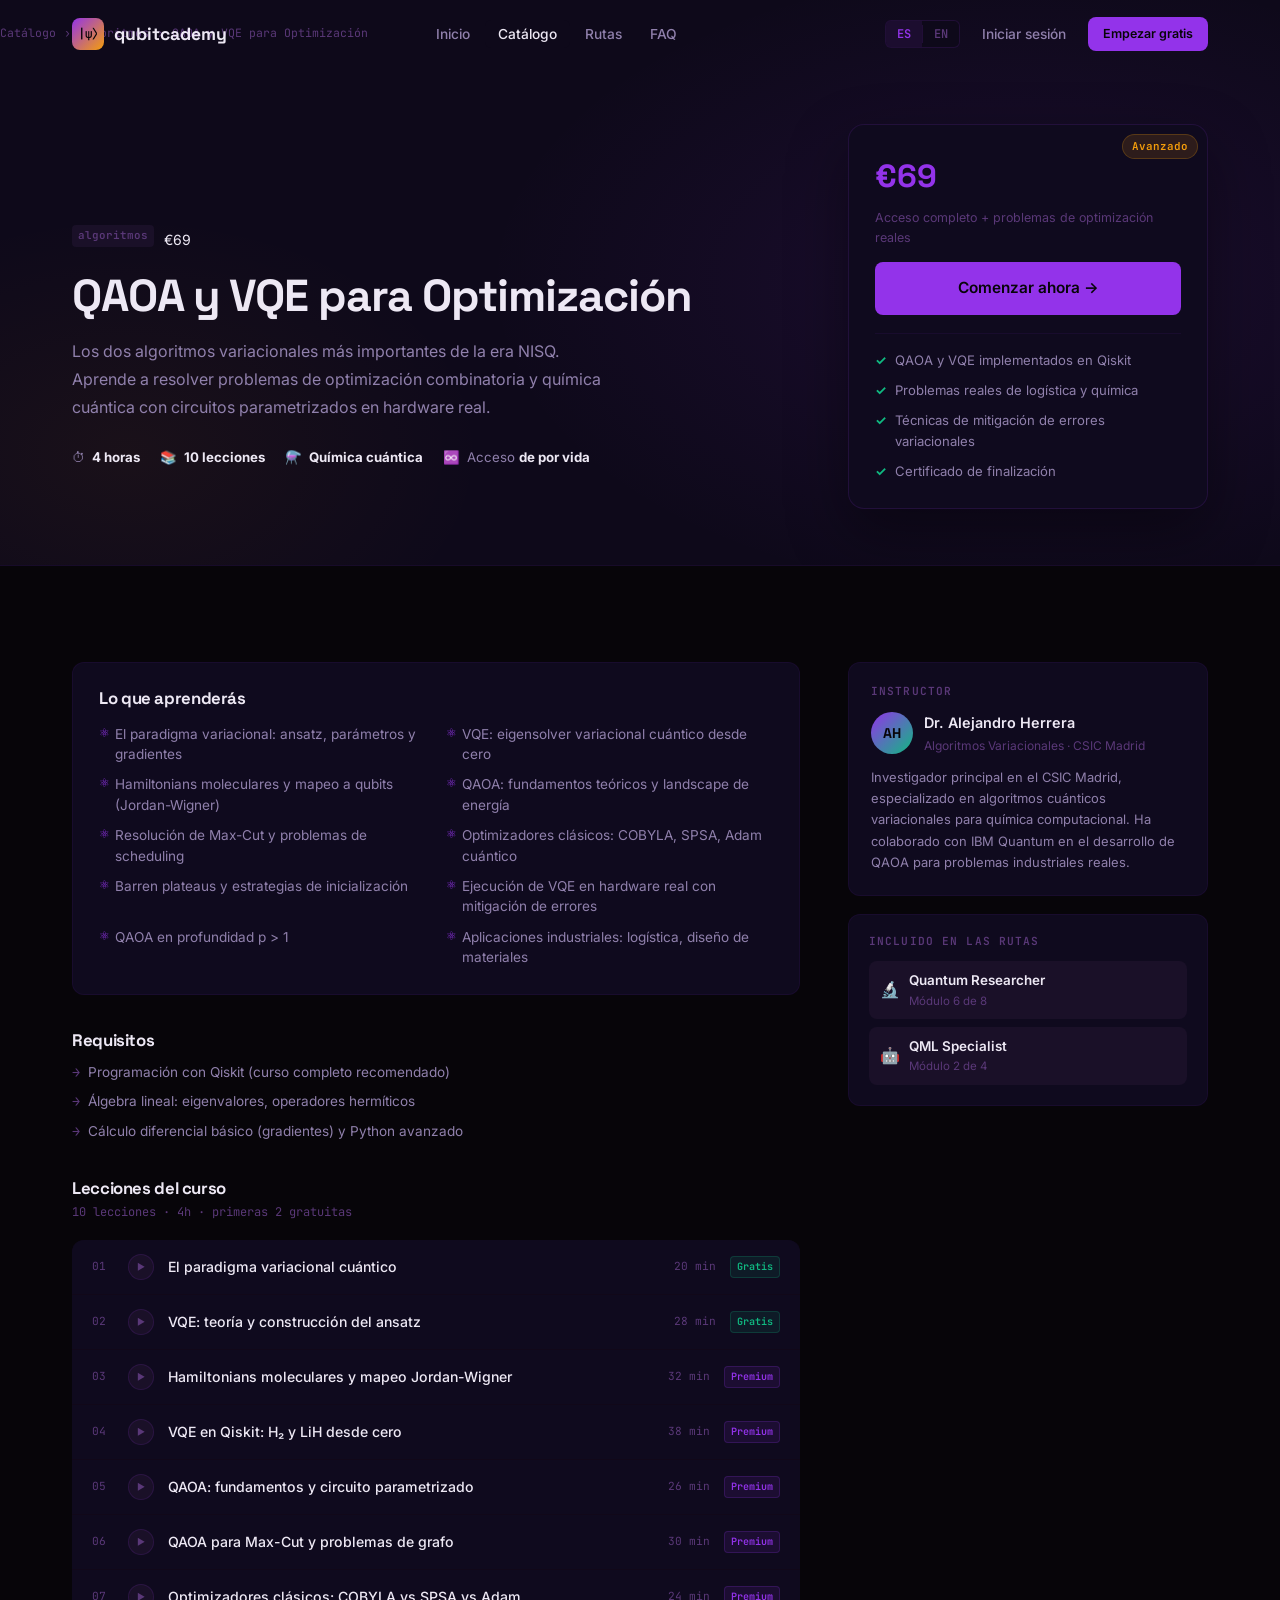
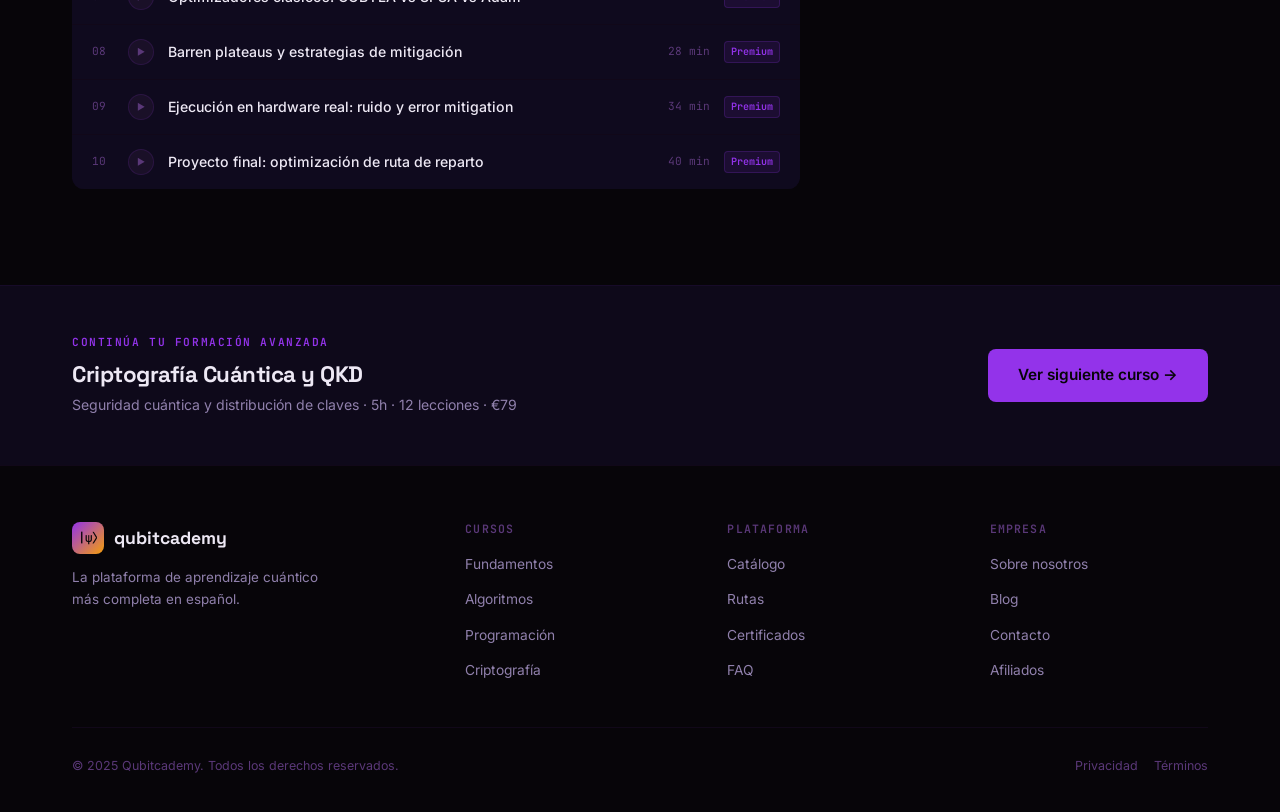
<file: courses/qaoa-vqe.html>
<!DOCTYPE html><html lang="es"><head>
  <meta charset="UTF-8"/><meta name="viewport" content="width=device-width,initial-scale=1.0"/>
  <title>QAOA y VQE para Optimización — Qubitcademy</title>
  <link rel="icon" type="image/svg+xml" href="data:image/svg+xml,<svg xmlns='http://www.w3.org/2000/svg' viewBox='0 0 32 32'><rect width='32' height='32' rx='8' fill='%239333ea'/><text x='50%' y='55%' text-anchor='middle' dominant-baseline='middle' font-family='monospace' font-size='14' font-weight='600' fill='%23fff'>Q</text></svg>"/>
  <link rel="stylesheet" href="../css/style.css"/>
  <style>
    .ch{padding:calc(var(--nav-h) + 56px) 0 56px;position:relative;background:var(--bg-2);border-bottom:1px solid var(--border);overflow-x:hidden}
    .ch-bg{position:absolute;inset:0;background:radial-gradient(ellipse 60% 80% at 80% 50%,rgba(147,51,234,.1) 0%,transparent 70%),radial-gradient(ellipse 40% 60% at 10% 80%,rgba(245,158,11,.05) 0%,transparent 70%);pointer-events:none}
    .chi{display:grid;grid-template-columns:1fr 360px;gap:48px;align-items:end;position:relative;z-index:1}
    .cht{padding-bottom:40px}.bc{display:flex;align-items:center;gap:8px;font-family:var(--font-m);font-size:.72rem;color:var(--text-3);margin-bottom:20px}
    .bc a{color:var(--text-3);transition:color .18s}.bc a:hover{color:var(--cyan)}
    .chi h1{font-size:clamp(1.8rem,4vw,2.8rem);margin-bottom:16px}
    .chi-d{font-size:1rem;color:var(--text-2);max-width:540px;line-height:1.75;margin-bottom:26px}
    .chs{display:flex;gap:20px;flex-wrap:wrap}.cs{display:flex;align-items:center;gap:7px;font-size:.83rem;color:var(--text-2)}.cs strong{color:var(--text)}
    .ec{background:var(--bg-card);border:1px solid var(--border-md);border-radius:16px;padding:26px;box-shadow:0 24px 60px rgba(0,0,0,.4)}
    .ep{font-family:var(--font-h);font-size:2rem;font-weight:700;color:var(--cyan);margin-bottom:6px}
    .ec .btn{width:100%;justify-content:center;margin-bottom:12px}
    .el{list-style:none;border-top:1px solid var(--border);padding-top:16px;margin-top:6px;display:flex;flex-direction:column;gap:9px}
    .el li{font-size:.82rem;color:var(--text-2);display:flex;gap:8px}.el li::before{content:'✓';color:var(--green);font-weight:700;flex-shrink:0}
    .cb{display:grid;grid-template-columns:1fr 360px;gap:48px;padding:96px 0 96px;align-items:start}
    .csb{position:sticky;top:calc(var(--nav-h) + 20px)}
    .lb{background:var(--bg-card);border:1px solid var(--border);border-radius:var(--r);padding:26px;margin-bottom:36px}
    .lb h2{font-size:1.05rem;margin-bottom:16px}
    .lg{display:grid;grid-template-columns:1fr 1fr;gap:10px 20px;list-style:none}
    .lg li{font-size:.85rem;color:var(--text-2);padding-left:16px;position:relative;line-height:1.5}
    .lg li::before{content:'⚛';position:absolute;left:0;color:var(--cyan);font-size:.75rem}
    .rb{margin-bottom:36px}.rb h2{font-size:1.05rem;margin-bottom:12px}
    .rl{list-style:none;display:flex;flex-direction:column;gap:8px}
    .rl li{font-size:.85rem;color:var(--text-2);padding-left:16px;position:relative}
    .rl li::before{content:'→';position:absolute;left:0;color:var(--text-3);font-family:var(--font-m)}
    .lw h2{font-size:1.05rem;margin-bottom:5px}
    .lm{font-family:var(--font-m);font-size:.75rem;color:var(--text-3);margin-bottom:18px}
    .ll{list-style:none;background:var(--border);border-radius:var(--r);overflow:hidden;display:flex;flex-direction:column;gap:1px}
    .lr{background:var(--bg-card);display:flex;align-items:center;gap:14px;padding:14px 20px;transition:background .18s;cursor:pointer;text-decoration:none;color:inherit}
    .lr:hover{background:var(--bg-3)}.ln{font-family:var(--font-m);font-size:.7rem;color:var(--text-3);width:22px;flex-shrink:0}
    .lp{width:26px;height:26px;border-radius:50%;background:var(--bg-3);border:1px solid var(--border-md);display:flex;align-items:center;justify-content:center;font-size:.55rem;color:var(--text-3);flex-shrink:0;transition:all .18s}
    .lr:hover .lp{background:var(--cyan-dim);border-color:rgba(147,51,234,.3);color:var(--cyan)}
    .lt{flex:1;font-size:.88rem;font-weight:500}.ld{font-family:var(--font-m);font-size:.7rem;color:var(--text-3);white-space:nowrap}
    .ft{font-family:var(--font-m);font-size:.63rem;font-weight:600;color:var(--green);background:rgba(16,185,129,.1);border:1px solid rgba(16,185,129,.2);border-radius:4px;padding:2px 6px}
    .ft-p{font-family:var(--font-m);font-size:.63rem;font-weight:600;color:var(--cyan);background:rgba(147,51,234,.1);border:1px solid rgba(147,51,234,.2);border-radius:4px;padding:2px 6px}
    .ic{background:var(--bg-card);border:1px solid var(--border);border-radius:var(--r);padding:22px;margin-bottom:18px}
    .ic h3{font-family:var(--font-m);font-size:.7rem;font-weight:600;letter-spacing:.1em;text-transform:uppercase;color:var(--text-3);margin-bottom:14px}
    .ir{display:flex;align-items:center;gap:11px;margin-bottom:11px}
    .iav{width:42px;height:42px;border-radius:50%;flex-shrink:0;background:linear-gradient(135deg,var(--cyan),#10b981);display:flex;align-items:center;justify-content:center;font-family:var(--font-h);font-size:.88rem;font-weight:700;color:var(--bg)}
    .in{font-size:.9rem;font-weight:600}.it{font-size:.75rem;color:var(--text-3);margin-top:2px}
    .ib{font-size:.81rem;color:var(--text-2);line-height:1.65}
    .nb{background:var(--bg-2);border-top:1px solid var(--border);padding:48px 0}
    @media(max-width:960px){.chi,.cb{grid-template-columns:1fr}.ec{margin-top:28px}.csb{position:static}.lg{grid-template-columns:1fr}}
  </style>
</head>
<body>
<nav id="nav"><div class="container"><div class="nav-inner"><a href="../index.html" class="nav-logo"><div class="nav-logo-mark">|ψ⟩</div><span>qubitcademy</span></a><ul class="nav-links"><li><a href="../index.html" data-i18n="nav.home">Inicio</a></li><li><a href="../catalogue.html" class="active" data-i18n="nav.catalogue">Catálogo</a></li><li><a href="../paths.html" data-i18n="nav.paths">Rutas</a></li><li><a href="../faq.html" data-i18n="nav.faq">FAQ</a></li></ul><div class="nav-right"><div class="lang-switcher"><button class="lang-btn active" data-lang="es">ES</button><div class="lang-sep"></div><button class="lang-btn" data-lang="en">EN</button></div><a href="#" class="nav-login" data-i18n="nav.login">Iniciar sesión</a><a href="#" class="btn btn-primary btn-sm" data-i18n="nav.cta">Empezar gratis</a></div><button class="nav-toggle" aria-label="Abrir menú"><svg width="22" height="22" viewBox="0 0 22 22" fill="none" stroke="currentColor" stroke-width="2"><line x1="3" y1="6" x2="19" y2="6"/><line x1="3" y1="11" x2="19" y2="11"/><line x1="3" y1="16" x2="19" y2="16"/></svg></button></div></div></nav>
<div class="nav-mobile"><a href="../index.html" data-i18n="nav.home">Inicio</a><a href="../catalogue.html" data-i18n="nav.catalogue">Catálogo</a><a href="../paths.html" data-i18n="nav.paths">Rutas</a><a href="../faq.html" data-i18n="nav.faq">FAQ</a><div class="nav-mobile-lang"><button class="lang-btn active" data-lang="es">ES</button><div class="lang-sep"></div><button class="lang-btn" data-lang="en">EN</button></div><div class="nav-mobile-footer"><a href="#" class="btn btn-ghost" data-i18n="nav.login">Iniciar sesión</a><a href="#" class="btn btn-primary" data-i18n="nav.cta">Empezar gratis</a></div></div>

<div class="ch"><div class="ch-bg"></div><div class="container"><div class="chi">
  <div class="cht">
    <nav class="bc"><a href="../catalogue.html">Catálogo</a><span>›</span><span>Algoritmos</span><span>›</span><span>QAOA y VQE para Optimización</span></nav>
    <div style="display:flex;align-items:center;gap:10px;flex-wrap:wrap;margin-bottom:16px;"><span class="lvl-badge lvl-a">Avanzado</span><span class="ctag">algoritmos</span><span class="cprice" style="font-size:.88rem;">€69</span></div>
    <h1>QAOA y VQE para Optimización</h1>
    <p class="chi-d">Los dos algoritmos variacionales más importantes de la era NISQ. Aprende a resolver problemas de optimización combinatoria y química cuántica con circuitos parametrizados en hardware real.</p>
    <div class="chs"><div class="cs"><span>⏱</span><span><strong>4 horas</strong></span></div><div class="cs"><span>📚</span><span><strong>10 lecciones</strong></span></div><div class="cs"><span>⚗️</span><span><strong>Química cuántica</strong></span></div><div class="cs"><span>♾️</span><span>Acceso <strong>de por vida</strong></span></div></div>
  </div>
  <div><div class="ec"><div class="ep">€69</div><p style="font-size:.78rem;color:var(--text-3);margin-bottom:14px;">Acceso completo + problemas de optimización reales</p><a href="#lessons" class="btn btn-primary btn-lg">Comenzar ahora →</a><ul class="el"><li>QAOA y VQE implementados en Qiskit</li><li>Problemas reales de logística y química</li><li>Técnicas de mitigación de errores variacionales</li><li>Certificado de finalización</li></ul></div></div>
</div></div></div>

<div class="container"><div class="cb">
  <div>
    <div class="lb"><h2>Lo que aprenderás</h2><ul class="lg">
      <li>El paradigma variacional: ansatz, parámetros y gradientes</li><li>VQE: eigensolver variacional cuántico desde cero</li>
      <li>Hamiltonians moleculares y mapeo a qubits (Jordan-Wigner)</li><li>QAOA: fundamentos teóricos y landscape de energía</li>
      <li>Resolución de Max-Cut y problemas de scheduling</li><li>Optimizadores clásicos: COBYLA, SPSA, Adam cuántico</li>
      <li>Barren plateaus y estrategias de inicialización</li><li>Ejecución de VQE en hardware real con mitigación de errores</li>
      <li>QAOA en profundidad p > 1</li><li>Aplicaciones industriales: logística, diseño de materiales</li>
    </ul></div>
    <div class="rb"><h2>Requisitos</h2><ul class="rl">
      <li>Programación con Qiskit (curso completo recomendado)</li>
      <li>Álgebra lineal: eigenvalores, operadores hermíticos</li>
      <li>Cálculo diferencial básico (gradientes) y Python avanzado</li>
    </ul></div>
    <div class="lw" id="lessons"><h2>Lecciones del curso</h2><p class="lm">10 lecciones · 4h · primeras 2 gratuitas</p>
      <ul class="ll">
        <li><a href="#" class="lr"><span class="ln">01</span><div class="lp">▶</div><span class="lt">El paradigma variacional cuántico</span><span class="ld">20 min</span><span class="ft">Gratis</span></a></li>
        <li><a href="#" class="lr"><span class="ln">02</span><div class="lp">▶</div><span class="lt">VQE: teoría y construcción del ansatz</span><span class="ld">28 min</span><span class="ft">Gratis</span></a></li>
        <li><a href="#" class="lr"><span class="ln">03</span><div class="lp">▶</div><span class="lt">Hamiltonians moleculares y mapeo Jordan-Wigner</span><span class="ld">32 min</span><span class="ft-p">Premium</span></a></li>
        <li><a href="#" class="lr"><span class="ln">04</span><div class="lp">▶</div><span class="lt">VQE en Qiskit: H₂ y LiH desde cero</span><span class="ld">38 min</span><span class="ft-p">Premium</span></a></li>
        <li><a href="#" class="lr"><span class="ln">05</span><div class="lp">▶</div><span class="lt">QAOA: fundamentos y circuito parametrizado</span><span class="ld">26 min</span><span class="ft-p">Premium</span></a></li>
        <li><a href="#" class="lr"><span class="ln">06</span><div class="lp">▶</div><span class="lt">QAOA para Max-Cut y problemas de grafo</span><span class="ld">30 min</span><span class="ft-p">Premium</span></a></li>
        <li><a href="#" class="lr"><span class="ln">07</span><div class="lp">▶</div><span class="lt">Optimizadores clásicos: COBYLA vs SPSA vs Adam</span><span class="ld">24 min</span><span class="ft-p">Premium</span></a></li>
        <li><a href="#" class="lr"><span class="ln">08</span><div class="lp">▶</div><span class="lt">Barren plateaus y estrategias de mitigación</span><span class="ld">28 min</span><span class="ft-p">Premium</span></a></li>
        <li><a href="#" class="lr"><span class="ln">09</span><div class="lp">▶</div><span class="lt">Ejecución en hardware real: ruido y error mitigation</span><span class="ld">34 min</span><span class="ft-p">Premium</span></a></li>
        <li><a href="#" class="lr"><span class="ln">10</span><div class="lp">▶</div><span class="lt">Proyecto final: optimización de ruta de reparto</span><span class="ld">40 min</span><span class="ft-p">Premium</span></a></li>
      </ul>
    </div>
  </div>
  <aside class="csb">
    <div class="ic"><h3>Instructor</h3><div class="ir"><div class="iav">AH</div><div><div class="in">Dr. Alejandro Herrera</div><div class="it">Algoritmos Variacionales · CSIC Madrid</div></div></div><p class="ib">Investigador principal en el CSIC Madrid, especializado en algoritmos cuánticos variacionales para química computacional. Ha colaborado con IBM Quantum en el desarrollo de QAOA para problemas industriales reales.</p></div>
    <div style="background:var(--bg-card);border:1px solid var(--border);border-radius:var(--r);padding:20px;"><h3 style="font-family:var(--font-m);font-size:.7rem;font-weight:600;letter-spacing:.1em;text-transform:uppercase;color:var(--text-3);margin-bottom:13px;">Incluido en las rutas</h3><a href="../paths.html" style="display:flex;align-items:center;gap:9px;padding:9px 11px;background:var(--bg-3);border-radius:8px;margin-bottom:8px;"><span>🔬</span><div><div style="font-size:.84rem;font-weight:600;">Quantum Researcher</div><div style="font-size:.72rem;color:var(--text-3);">Módulo 6 de 8</div></div></a><a href="../paths.html" style="display:flex;align-items:center;gap:9px;padding:9px 11px;background:var(--bg-3);border-radius:8px;"><span>🤖</span><div><div style="font-size:.84rem;font-weight:600;">QML Specialist</div><div style="font-size:.72rem;color:var(--text-3);">Módulo 2 de 4</div></div></a></div>
  </aside>
</div></div>

<div class="nb"><div class="container"><div style="display:flex;align-items:center;justify-content:space-between;gap:24px;flex-wrap:wrap;">
  <div><div class="label" style="margin-bottom:10px;">Continúa tu formación avanzada</div><h2 style="font-size:1.4rem;margin-bottom:7px;">Criptografía Cuántica y QKD</h2><p style="font-size:.88rem;color:var(--text-2);">Seguridad cuántica y distribución de claves · 5h · 12 lecciones · €79</p></div>
  <a href="criptografia.html" class="btn btn-primary btn-lg" style="flex-shrink:0;">Ver siguiente curso →</a>
</div></div></div>

<footer><div class="container"><div class="footer-grid"><div class="footer-brand"><a href="../index.html" class="nav-logo"><div class="nav-logo-mark">|ψ⟩</div><span>qubitcademy</span></a><p data-i18n="ft.desc">La plataforma de aprendizaje cuántico más completa en español.</p></div><div class="footer-col"><h4 data-i18n="ft.col1">Cursos</h4><ul><li><a href="../catalogue.html">Fundamentos</a></li><li><a href="../catalogue.html">Algoritmos</a></li><li><a href="../catalogue.html">Programación</a></li><li><a href="../catalogue.html">Criptografía</a></li></ul></div><div class="footer-col"><h4 data-i18n="ft.col2">Plataforma</h4><ul><li><a href="../catalogue.html">Catálogo</a></li><li><a href="../paths.html">Rutas</a></li><li><a href="#">Certificados</a></li><li><a href="../faq.html">FAQ</a></li></ul></div><div class="footer-col"><h4 data-i18n="ft.col3">Empresa</h4><ul><li><a href="#">Sobre nosotros</a></li><li><a href="#">Blog</a></li><li><a href="../faq.html">Contacto</a></li><li><a href="#">Afiliados</a></li></ul></div></div><div class="footer-bottom"><span data-i18n="ft.copy">© 2025 Qubitcademy.</span><div style="display:flex;gap:16px;"><a href="#">Privacidad</a><a href="#">Términos</a></div></div></div></footer>
<script src="../js/main.js"></script></body></html>
</file>
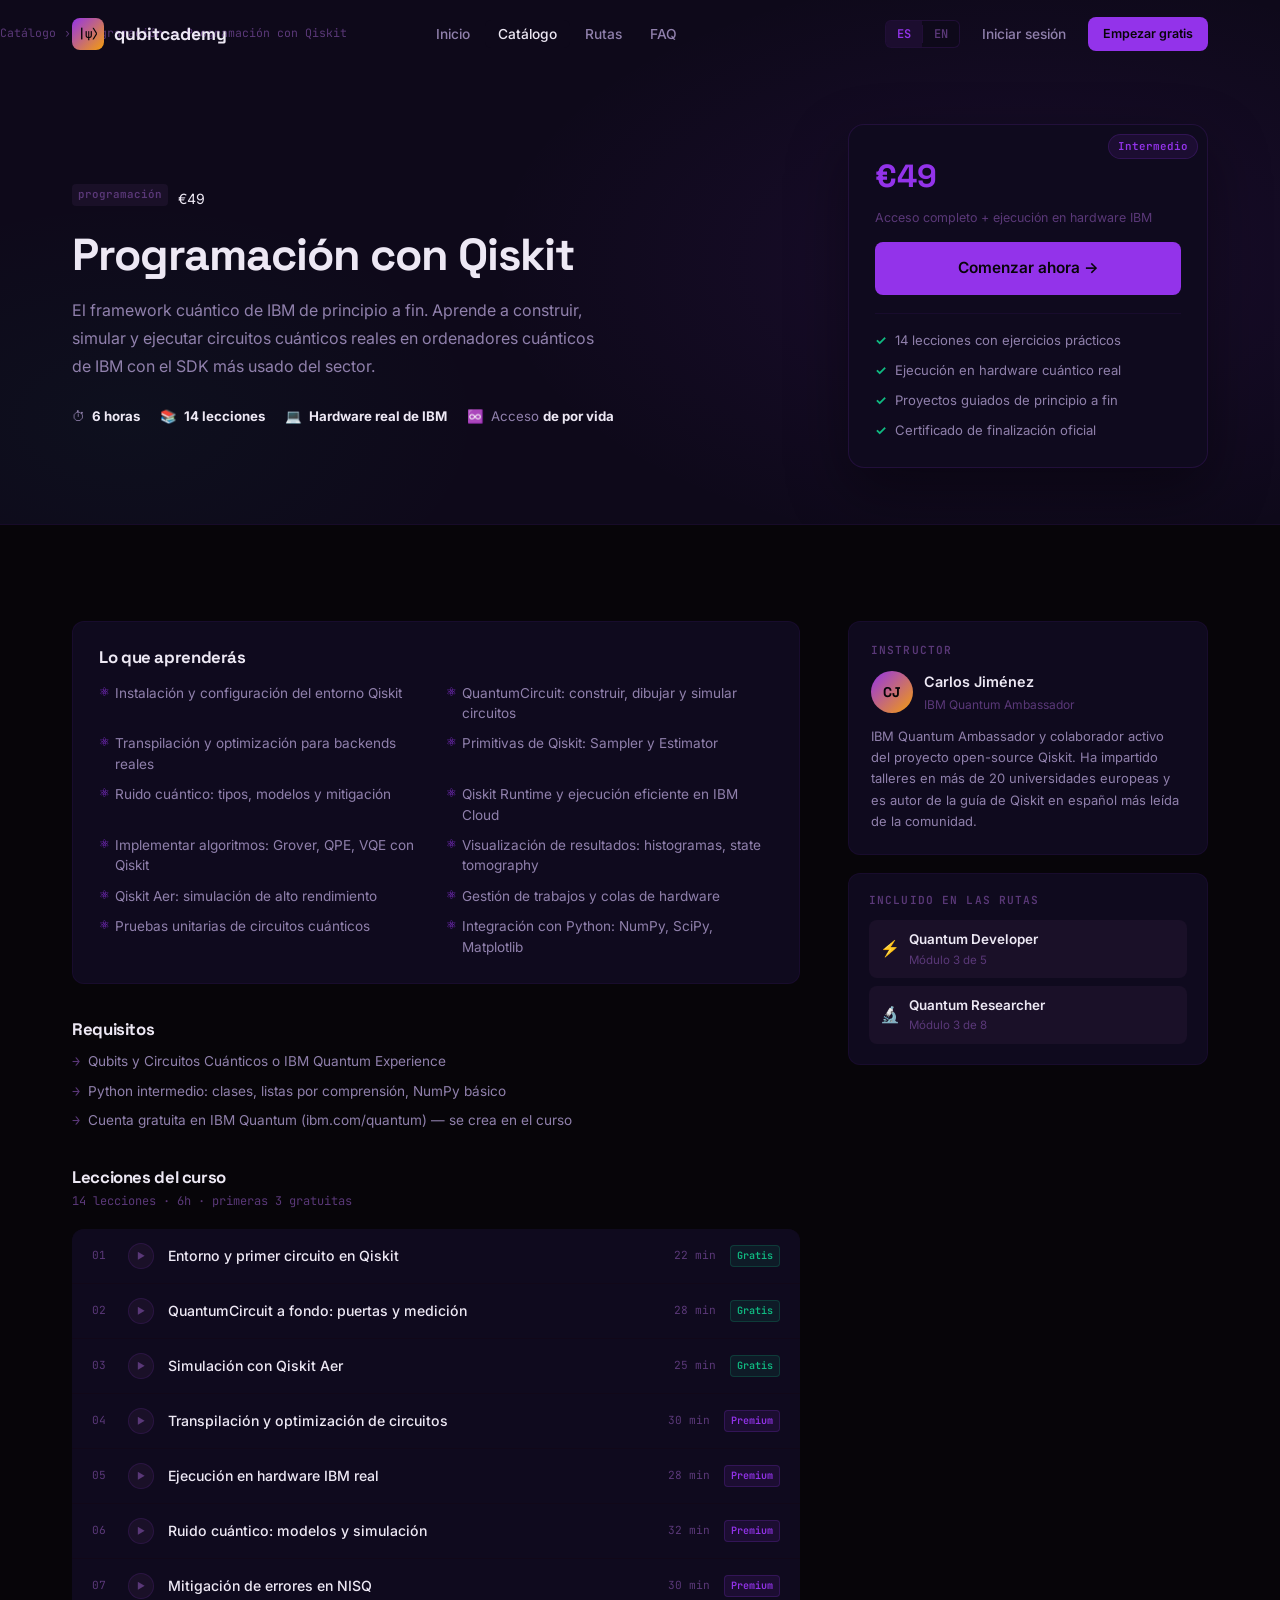
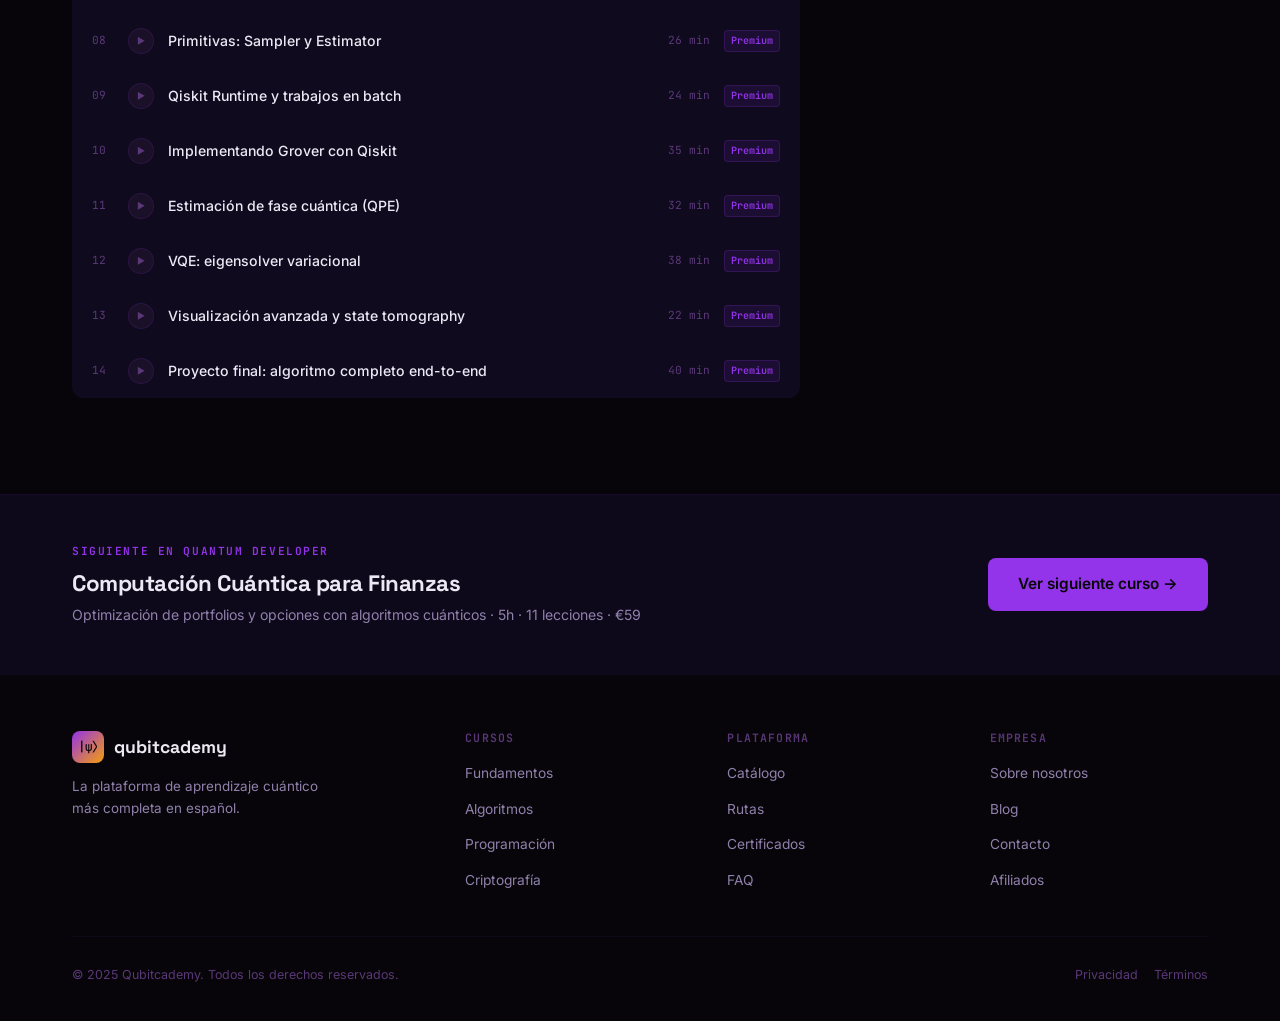
<file: courses/qiskit.html>
<!DOCTYPE html><html lang="es"><head>
  <meta charset="UTF-8"/><meta name="viewport" content="width=device-width,initial-scale=1.0"/>
  <title>Programación con Qiskit — Qubitcademy</title>
  <link rel="icon" type="image/svg+xml" href="data:image/svg+xml,<svg xmlns='http://www.w3.org/2000/svg' viewBox='0 0 32 32'><rect width='32' height='32' rx='8' fill='%239333ea'/><text x='50%' y='55%' text-anchor='middle' dominant-baseline='middle' font-family='monospace' font-size='14' font-weight='600' fill='%23fff'>Q</text></svg>"/>
  <link rel="stylesheet" href="../css/style.css"/>
  <style>
    .ch{padding:calc(var(--nav-h) + 56px) 0 56px;position:relative;background:var(--bg-2);border-bottom:1px solid var(--border);overflow-x:hidden}
    .ch-bg{position:absolute;inset:0;background:radial-gradient(ellipse 60% 80% at 80% 50%,rgba(147,51,234,.09) 0%,transparent 70%),radial-gradient(ellipse 40% 60% at 10% 80%,rgba(16,185,129,.04) 0%,transparent 70%);pointer-events:none}
    .chi{display:grid;grid-template-columns:1fr 360px;gap:48px;align-items:end;position:relative;z-index:1}
    .cht{padding-bottom:40px}.bc{display:flex;align-items:center;gap:8px;font-family:var(--font-m);font-size:.72rem;color:var(--text-3);margin-bottom:20px}
    .bc a{color:var(--text-3);transition:color .18s}.bc a:hover{color:var(--cyan)}
    .chi h1{font-size:clamp(1.8rem,4vw,2.8rem);margin-bottom:16px}
    .chi-d{font-size:1rem;color:var(--text-2);max-width:540px;line-height:1.75;margin-bottom:26px}
    .chs{display:flex;gap:20px;flex-wrap:wrap}.cs{display:flex;align-items:center;gap:7px;font-size:.83rem;color:var(--text-2)}.cs strong{color:var(--text)}
    .ec{background:var(--bg-card);border:1px solid var(--border-md);border-radius:16px;padding:26px;box-shadow:0 24px 60px rgba(0,0,0,.4)}
    .ep{font-family:var(--font-h);font-size:2rem;font-weight:700;color:var(--cyan);margin-bottom:6px}
    .ec .btn{width:100%;justify-content:center;margin-bottom:12px}
    .el{list-style:none;border-top:1px solid var(--border);padding-top:16px;margin-top:6px;display:flex;flex-direction:column;gap:9px}
    .el li{font-size:.82rem;color:var(--text-2);display:flex;gap:8px}.el li::before{content:'✓';color:var(--green);font-weight:700;flex-shrink:0}
    .cb{display:grid;grid-template-columns:1fr 360px;gap:48px;padding:96px 0 96px;align-items:start}
    .csb{position:sticky;top:calc(var(--nav-h) + 20px)}
    .lb{background:var(--bg-card);border:1px solid var(--border);border-radius:var(--r);padding:26px;margin-bottom:36px}
    .lb h2{font-size:1.05rem;margin-bottom:16px}
    .lg{display:grid;grid-template-columns:1fr 1fr;gap:10px 20px;list-style:none}
    .lg li{font-size:.85rem;color:var(--text-2);padding-left:16px;position:relative;line-height:1.5}
    .lg li::before{content:'⚛';position:absolute;left:0;color:var(--cyan);font-size:.75rem}
    .rb{margin-bottom:36px}.rb h2{font-size:1.05rem;margin-bottom:12px}
    .rl{list-style:none;display:flex;flex-direction:column;gap:8px}
    .rl li{font-size:.85rem;color:var(--text-2);padding-left:16px;position:relative}
    .rl li::before{content:'→';position:absolute;left:0;color:var(--text-3);font-family:var(--font-m)}
    .lw h2{font-size:1.05rem;margin-bottom:5px}
    .lm{font-family:var(--font-m);font-size:.75rem;color:var(--text-3);margin-bottom:18px}
    .ll{list-style:none;background:var(--border);border-radius:var(--r);overflow:hidden;display:flex;flex-direction:column;gap:1px}
    .lr{background:var(--bg-card);display:flex;align-items:center;gap:14px;padding:14px 20px;transition:background .18s;cursor:pointer;text-decoration:none;color:inherit}
    .lr:hover{background:var(--bg-3)}.ln{font-family:var(--font-m);font-size:.7rem;color:var(--text-3);width:22px;flex-shrink:0}
    .lp{width:26px;height:26px;border-radius:50%;background:var(--bg-3);border:1px solid var(--border-md);display:flex;align-items:center;justify-content:center;font-size:.55rem;color:var(--text-3);flex-shrink:0;transition:all .18s}
    .lr:hover .lp{background:var(--cyan-dim);border-color:rgba(147,51,234,.3);color:var(--cyan)}
    .lt{flex:1;font-size:.88rem;font-weight:500}.ld{font-family:var(--font-m);font-size:.7rem;color:var(--text-3);white-space:nowrap}
    .ft{font-family:var(--font-m);font-size:.63rem;font-weight:600;color:var(--green);background:rgba(16,185,129,.1);border:1px solid rgba(16,185,129,.2);border-radius:4px;padding:2px 6px}
    .ft-p{font-family:var(--font-m);font-size:.63rem;font-weight:600;color:var(--cyan);background:rgba(147,51,234,.1);border:1px solid rgba(147,51,234,.2);border-radius:4px;padding:2px 6px}
    .ic{background:var(--bg-card);border:1px solid var(--border);border-radius:var(--r);padding:22px;margin-bottom:18px}
    .ic h3{font-family:var(--font-m);font-size:.7rem;font-weight:600;letter-spacing:.1em;text-transform:uppercase;color:var(--text-3);margin-bottom:14px}
    .ir{display:flex;align-items:center;gap:11px;margin-bottom:11px}
    .iav{width:42px;height:42px;border-radius:50%;flex-shrink:0;background:linear-gradient(135deg,var(--cyan),var(--violet));display:flex;align-items:center;justify-content:center;font-family:var(--font-h);font-size:.88rem;font-weight:700;color:var(--bg)}
    .in{font-size:.9rem;font-weight:600}.it{font-size:.75rem;color:var(--text-3);margin-top:2px}
    .ib{font-size:.81rem;color:var(--text-2);line-height:1.65}
    .nb{background:var(--bg-2);border-top:1px solid var(--border);padding:48px 0}
    @media(max-width:960px){.chi,.cb{grid-template-columns:1fr}.ec{margin-top:28px}.csb{position:static}.lg{grid-template-columns:1fr}}
  </style>
</head>
<body>
<nav id="nav"><div class="container"><div class="nav-inner"><a href="../index.html" class="nav-logo"><div class="nav-logo-mark">|ψ⟩</div><span>qubitcademy</span></a><ul class="nav-links"><li><a href="../index.html" data-i18n="nav.home">Inicio</a></li><li><a href="../catalogue.html" class="active" data-i18n="nav.catalogue">Catálogo</a></li><li><a href="../paths.html" data-i18n="nav.paths">Rutas</a></li><li><a href="../faq.html" data-i18n="nav.faq">FAQ</a></li></ul><div class="nav-right"><div class="lang-switcher"><button class="lang-btn active" data-lang="es">ES</button><div class="lang-sep"></div><button class="lang-btn" data-lang="en">EN</button></div><a href="#" class="nav-login" data-i18n="nav.login">Iniciar sesión</a><a href="#" class="btn btn-primary btn-sm" data-i18n="nav.cta">Empezar gratis</a></div><button class="nav-toggle" aria-label="Abrir menú"><svg width="22" height="22" viewBox="0 0 22 22" fill="none" stroke="currentColor" stroke-width="2"><line x1="3" y1="6" x2="19" y2="6"/><line x1="3" y1="11" x2="19" y2="11"/><line x1="3" y1="16" x2="19" y2="16"/></svg></button></div></div></nav>
<div class="nav-mobile"><a href="../index.html" data-i18n="nav.home">Inicio</a><a href="../catalogue.html" data-i18n="nav.catalogue">Catálogo</a><a href="../paths.html" data-i18n="nav.paths">Rutas</a><a href="../faq.html" data-i18n="nav.faq">FAQ</a><div class="nav-mobile-lang"><button class="lang-btn active" data-lang="es">ES</button><div class="lang-sep"></div><button class="lang-btn" data-lang="en">EN</button></div><div class="nav-mobile-footer"><a href="#" class="btn btn-ghost" data-i18n="nav.login">Iniciar sesión</a><a href="#" class="btn btn-primary" data-i18n="nav.cta">Empezar gratis</a></div></div>

<div class="ch"><div class="ch-bg"></div><div class="container"><div class="chi">
  <div class="cht">
    <nav class="bc"><a href="../catalogue.html">Catálogo</a><span>›</span><span>Programación</span><span>›</span><span>Programación con Qiskit</span></nav>
    <div style="display:flex;align-items:center;gap:10px;flex-wrap:wrap;margin-bottom:16px;"><span class="lvl-badge lvl-i">Intermedio</span><span class="ctag">programación</span><span class="cprice" style="font-size:.88rem;">€49</span></div>
    <h1>Programación con Qiskit</h1>
    <p class="chi-d">El framework cuántico de IBM de principio a fin. Aprende a construir, simular y ejecutar circuitos cuánticos reales en ordenadores cuánticos de IBM con el SDK más usado del sector.</p>
    <div class="chs"><div class="cs"><span>⏱</span><span><strong>6 horas</strong></span></div><div class="cs"><span>📚</span><span><strong>14 lecciones</strong></span></div><div class="cs"><span>💻</span><span><strong>Hardware real de IBM</strong></span></div><div class="cs"><span>♾️</span><span>Acceso <strong>de por vida</strong></span></div></div>
  </div>
  <div><div class="ec"><div class="ep">€49</div><p style="font-size:.78rem;color:var(--text-3);margin-bottom:14px;">Acceso completo + ejecución en hardware IBM</p><a href="#lessons" class="btn btn-primary btn-lg">Comenzar ahora →</a><ul class="el"><li>14 lecciones con ejercicios prácticos</li><li>Ejecución en hardware cuántico real</li><li>Proyectos guiados de principio a fin</li><li>Certificado de finalización oficial</li></ul></div></div>
</div></div></div>

<div class="container"><div class="cb">
  <div>
    <div class="lb"><h2>Lo que aprenderás</h2><ul class="lg">
      <li>Instalación y configuración del entorno Qiskit</li><li>QuantumCircuit: construir, dibujar y simular circuitos</li>
      <li>Transpilación y optimización para backends reales</li><li>Primitivas de Qiskit: Sampler y Estimator</li>
      <li>Ruido cuántico: tipos, modelos y mitigación</li><li>Qiskit Runtime y ejecución eficiente en IBM Cloud</li>
      <li>Implementar algoritmos: Grover, QPE, VQE con Qiskit</li><li>Visualización de resultados: histogramas, state tomography</li>
      <li>Qiskit Aer: simulación de alto rendimiento</li><li>Gestión de trabajos y colas de hardware</li>
      <li>Pruebas unitarias de circuitos cuánticos</li><li>Integración con Python: NumPy, SciPy, Matplotlib</li>
    </ul></div>
    <div class="rb"><h2>Requisitos</h2><ul class="rl">
      <li>Qubits y Circuitos Cuánticos o IBM Quantum Experience</li>
      <li>Python intermedio: clases, listas por comprensión, NumPy básico</li>
      <li>Cuenta gratuita en IBM Quantum (ibm.com/quantum) — se crea en el curso</li>
    </ul></div>
    <div class="lw" id="lessons"><h2>Lecciones del curso</h2><p class="lm">14 lecciones · 6h · primeras 3 gratuitas</p>
      <ul class="ll">
        <li><a href="#" class="lr"><span class="ln">01</span><div class="lp">▶</div><span class="lt">Entorno y primer circuito en Qiskit</span><span class="ld">22 min</span><span class="ft">Gratis</span></a></li>
        <li><a href="#" class="lr"><span class="ln">02</span><div class="lp">▶</div><span class="lt">QuantumCircuit a fondo: puertas y medición</span><span class="ld">28 min</span><span class="ft">Gratis</span></a></li>
        <li><a href="#" class="lr"><span class="ln">03</span><div class="lp">▶</div><span class="lt">Simulación con Qiskit Aer</span><span class="ld">25 min</span><span class="ft">Gratis</span></a></li>
        <li><a href="#" class="lr"><span class="ln">04</span><div class="lp">▶</div><span class="lt">Transpilación y optimización de circuitos</span><span class="ld">30 min</span><span class="ft-p">Premium</span></a></li>
        <li><a href="#" class="lr"><span class="ln">05</span><div class="lp">▶</div><span class="lt">Ejecución en hardware IBM real</span><span class="ld">28 min</span><span class="ft-p">Premium</span></a></li>
        <li><a href="#" class="lr"><span class="ln">06</span><div class="lp">▶</div><span class="lt">Ruido cuántico: modelos y simulación</span><span class="ld">32 min</span><span class="ft-p">Premium</span></a></li>
        <li><a href="#" class="lr"><span class="ln">07</span><div class="lp">▶</div><span class="lt">Mitigación de errores en NISQ</span><span class="ld">30 min</span><span class="ft-p">Premium</span></a></li>
        <li><a href="#" class="lr"><span class="ln">08</span><div class="lp">▶</div><span class="lt">Primitivas: Sampler y Estimator</span><span class="ld">26 min</span><span class="ft-p">Premium</span></a></li>
        <li><a href="#" class="lr"><span class="ln">09</span><div class="lp">▶</div><span class="lt">Qiskit Runtime y trabajos en batch</span><span class="ld">24 min</span><span class="ft-p">Premium</span></a></li>
        <li><a href="#" class="lr"><span class="ln">10</span><div class="lp">▶</div><span class="lt">Implementando Grover con Qiskit</span><span class="ld">35 min</span><span class="ft-p">Premium</span></a></li>
        <li><a href="#" class="lr"><span class="ln">11</span><div class="lp">▶</div><span class="lt">Estimación de fase cuántica (QPE)</span><span class="ld">32 min</span><span class="ft-p">Premium</span></a></li>
        <li><a href="#" class="lr"><span class="ln">12</span><div class="lp">▶</div><span class="lt">VQE: eigensolver variacional</span><span class="ld">38 min</span><span class="ft-p">Premium</span></a></li>
        <li><a href="#" class="lr"><span class="ln">13</span><div class="lp">▶</div><span class="lt">Visualización avanzada y state tomography</span><span class="ld">22 min</span><span class="ft-p">Premium</span></a></li>
        <li><a href="#" class="lr"><span class="ln">14</span><div class="lp">▶</div><span class="lt">Proyecto final: algoritmo completo end-to-end</span><span class="ld">40 min</span><span class="ft-p">Premium</span></a></li>
      </ul>
    </div>
  </div>
  <aside class="csb">
    <div class="ic"><h3>Instructor</h3><div class="ir"><div class="iav">CJ</div><div><div class="in">Carlos Jiménez</div><div class="it">IBM Quantum Ambassador</div></div></div><p class="ib">IBM Quantum Ambassador y colaborador activo del proyecto open-source Qiskit. Ha impartido talleres en más de 20 universidades europeas y es autor de la guía de Qiskit en español más leída de la comunidad.</p></div>
    <div style="background:var(--bg-card);border:1px solid var(--border);border-radius:var(--r);padding:20px;"><h3 style="font-family:var(--font-m);font-size:.7rem;font-weight:600;letter-spacing:.1em;text-transform:uppercase;color:var(--text-3);margin-bottom:13px;">Incluido en las rutas</h3><a href="../paths.html" style="display:flex;align-items:center;gap:9px;padding:9px 11px;background:var(--bg-3);border-radius:8px;margin-bottom:8px;"><span>⚡</span><div><div style="font-size:.84rem;font-weight:600;">Quantum Developer</div><div style="font-size:.72rem;color:var(--text-3);">Módulo 3 de 5</div></div></a><a href="../paths.html" style="display:flex;align-items:center;gap:9px;padding:9px 11px;background:var(--bg-3);border-radius:8px;"><span>🔬</span><div><div style="font-size:.84rem;font-weight:600;">Quantum Researcher</div><div style="font-size:.72rem;color:var(--text-3);">Módulo 3 de 8</div></div></a></div>
  </aside>
</div></div>

<div class="nb"><div class="container"><div style="display:flex;align-items:center;justify-content:space-between;gap:24px;flex-wrap:wrap;">
  <div><div class="label" style="margin-bottom:10px;">Siguiente en Quantum Developer</div><h2 style="font-size:1.4rem;margin-bottom:7px;">Computación Cuántica para Finanzas</h2><p style="font-size:.88rem;color:var(--text-2);">Optimización de portfolios y opciones con algoritmos cuánticos · 5h · 11 lecciones · €59</p></div>
  <a href="finanzas.html" class="btn btn-primary btn-lg" style="flex-shrink:0;">Ver siguiente curso →</a>
</div></div></div>

<footer><div class="container"><div class="footer-grid"><div class="footer-brand"><a href="../index.html" class="nav-logo"><div class="nav-logo-mark">|ψ⟩</div><span>qubitcademy</span></a><p data-i18n="ft.desc">La plataforma de aprendizaje cuántico más completa en español.</p></div><div class="footer-col"><h4 data-i18n="ft.col1">Cursos</h4><ul><li><a href="../catalogue.html">Fundamentos</a></li><li><a href="../catalogue.html">Algoritmos</a></li><li><a href="../catalogue.html">Programación</a></li><li><a href="../catalogue.html">Criptografía</a></li></ul></div><div class="footer-col"><h4 data-i18n="ft.col2">Plataforma</h4><ul><li><a href="../catalogue.html">Catálogo</a></li><li><a href="../paths.html">Rutas</a></li><li><a href="#">Certificados</a></li><li><a href="../faq.html">FAQ</a></li></ul></div><div class="footer-col"><h4 data-i18n="ft.col3">Empresa</h4><ul><li><a href="#">Sobre nosotros</a></li><li><a href="#">Blog</a></li><li><a href="../faq.html">Contacto</a></li><li><a href="#">Afiliados</a></li></ul></div></div><div class="footer-bottom"><span data-i18n="ft.copy">© 2025 Qubitcademy.</span><div style="display:flex;gap:16px;"><a href="#">Privacidad</a><a href="#">Términos</a></div></div></div></footer>
<script src="../js/main.js"></script></body></html>
</file>
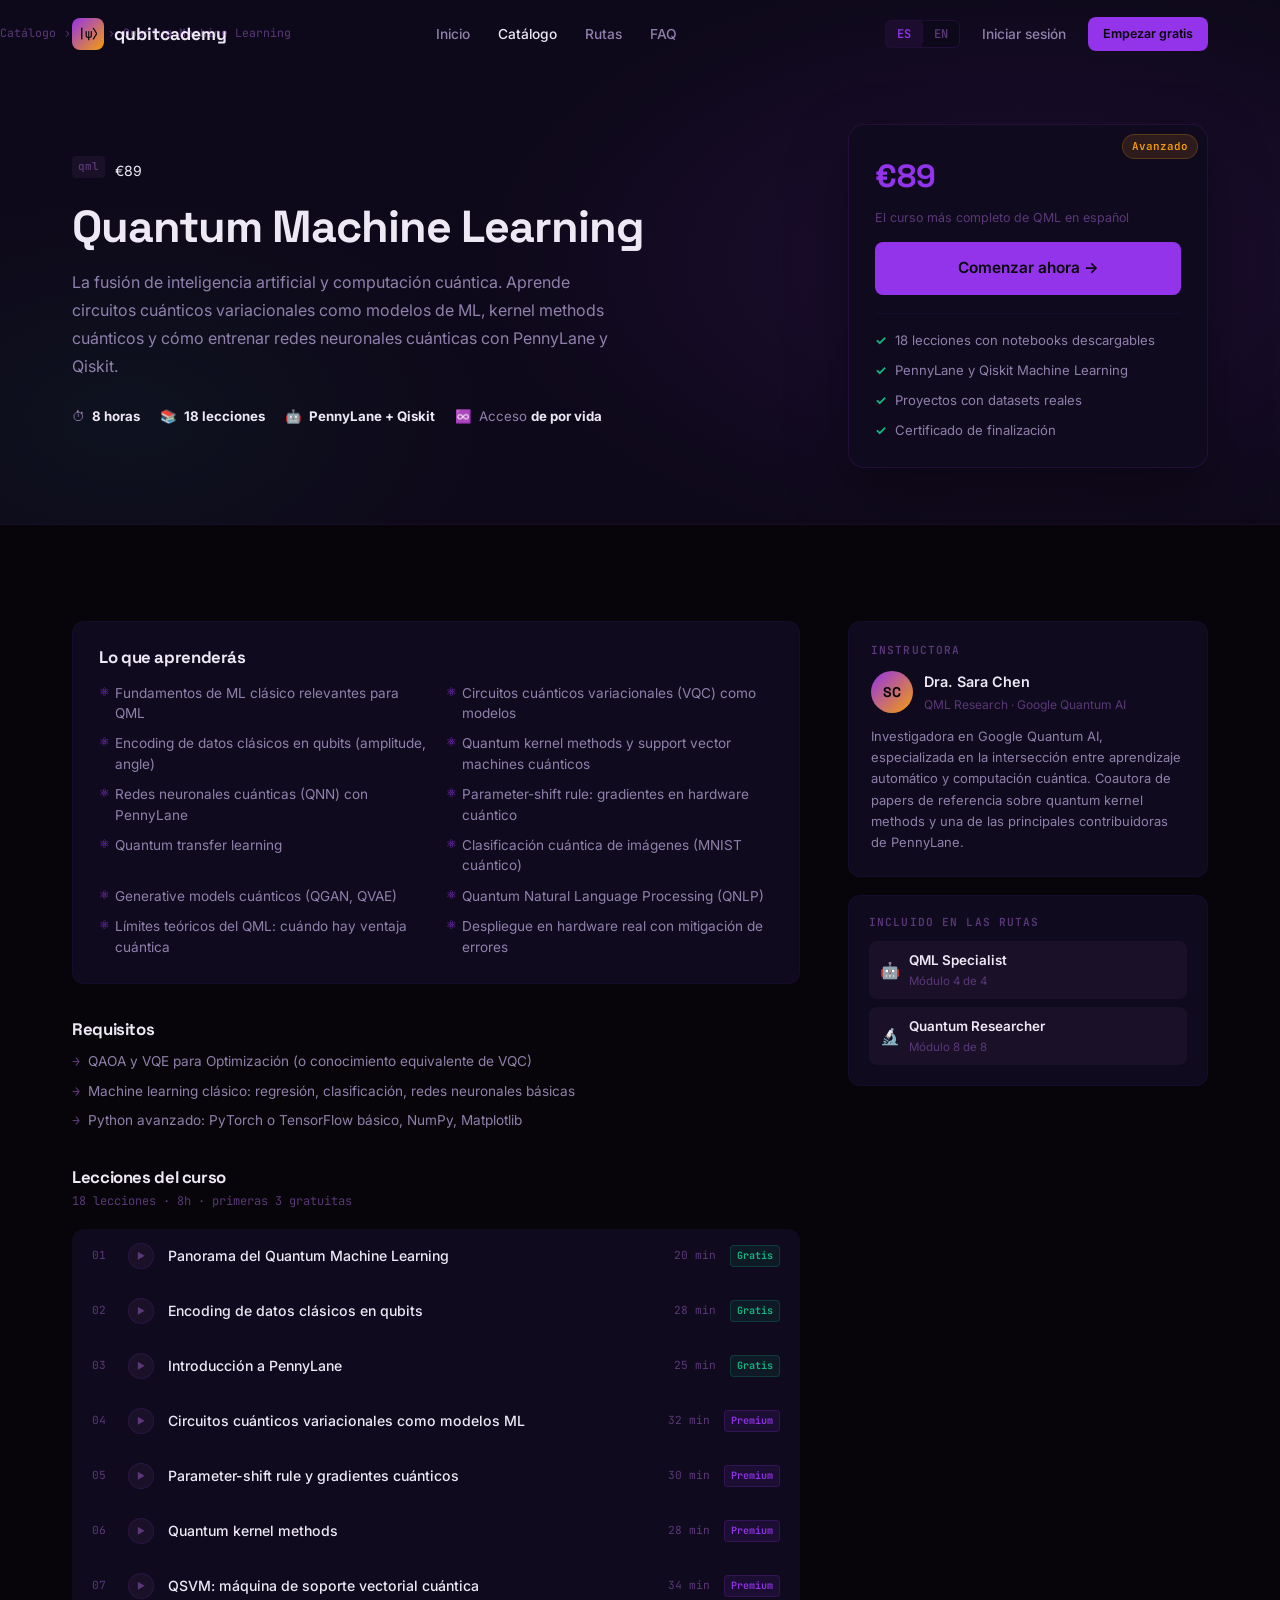
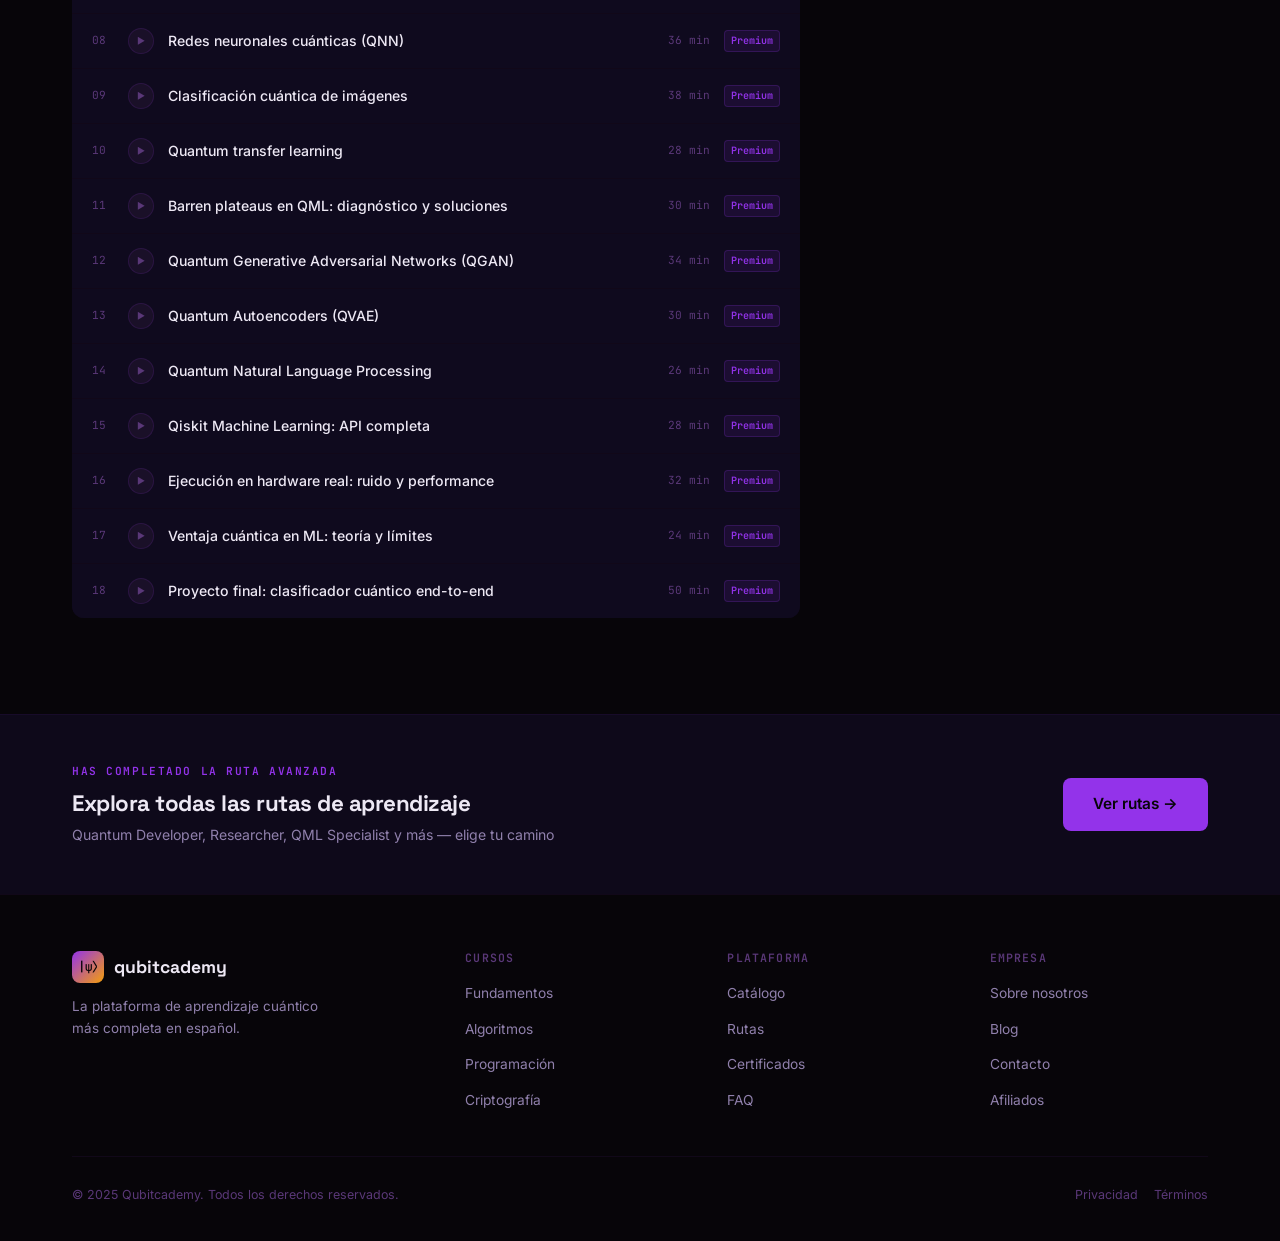
<file: courses/qml.html>
<!DOCTYPE html><html lang="es"><head>
  <meta charset="UTF-8"/><meta name="viewport" content="width=device-width,initial-scale=1.0"/>
  <title>Quantum Machine Learning — Qubitcademy</title>
  <link rel="icon" type="image/svg+xml" href="data:image/svg+xml,<svg xmlns='http://www.w3.org/2000/svg' viewBox='0 0 32 32'><rect width='32' height='32' rx='8' fill='%239333ea'/><text x='50%' y='55%' text-anchor='middle' dominant-baseline='middle' font-family='monospace' font-size='14' font-weight='600' fill='%23fff'>Q</text></svg>"/>
  <link rel="stylesheet" href="../css/style.css"/>
  <style>
    .ch{padding:calc(var(--nav-h) + 56px) 0 56px;position:relative;background:var(--bg-2);border-bottom:1px solid var(--border);overflow-x:hidden}
    .ch-bg{position:absolute;inset:0;background:radial-gradient(ellipse 60% 80% at 80% 50%,rgba(147,51,234,.12) 0%,transparent 70%),radial-gradient(ellipse 40% 60% at 10% 80%,rgba(16,185,129,.05) 0%,transparent 70%);pointer-events:none}
    .chi{display:grid;grid-template-columns:1fr 360px;gap:48px;align-items:end;position:relative;z-index:1}
    .cht{padding-bottom:40px}.bc{display:flex;align-items:center;gap:8px;font-family:var(--font-m);font-size:.72rem;color:var(--text-3);margin-bottom:20px}
    .bc a{color:var(--text-3);transition:color .18s}.bc a:hover{color:var(--cyan)}
    .chi h1{font-size:clamp(1.8rem,4vw,2.8rem);margin-bottom:16px}
    .chi-d{font-size:1rem;color:var(--text-2);max-width:540px;line-height:1.75;margin-bottom:26px}
    .chs{display:flex;gap:20px;flex-wrap:wrap}.cs{display:flex;align-items:center;gap:7px;font-size:.83rem;color:var(--text-2)}.cs strong{color:var(--text)}
    .ec{background:var(--bg-card);border:1px solid var(--border-md);border-radius:16px;padding:26px;box-shadow:0 24px 60px rgba(0,0,0,.4)}
    .ep{font-family:var(--font-h);font-size:2rem;font-weight:700;color:var(--cyan);margin-bottom:6px}
    .ec .btn{width:100%;justify-content:center;margin-bottom:12px}
    .el{list-style:none;border-top:1px solid var(--border);padding-top:16px;margin-top:6px;display:flex;flex-direction:column;gap:9px}
    .el li{font-size:.82rem;color:var(--text-2);display:flex;gap:8px}.el li::before{content:'✓';color:var(--green);font-weight:700;flex-shrink:0}
    .cb{display:grid;grid-template-columns:1fr 360px;gap:48px;padding:96px 0 96px;align-items:start}
    .csb{position:sticky;top:calc(var(--nav-h) + 20px)}
    .lb{background:var(--bg-card);border:1px solid var(--border);border-radius:var(--r);padding:26px;margin-bottom:36px}
    .lb h2{font-size:1.05rem;margin-bottom:16px}
    .lg{display:grid;grid-template-columns:1fr 1fr;gap:10px 20px;list-style:none}
    .lg li{font-size:.85rem;color:var(--text-2);padding-left:16px;position:relative;line-height:1.5}
    .lg li::before{content:'⚛';position:absolute;left:0;color:var(--cyan);font-size:.75rem}
    .rb{margin-bottom:36px}.rb h2{font-size:1.05rem;margin-bottom:12px}
    .rl{list-style:none;display:flex;flex-direction:column;gap:8px}
    .rl li{font-size:.85rem;color:var(--text-2);padding-left:16px;position:relative}
    .rl li::before{content:'→';position:absolute;left:0;color:var(--text-3);font-family:var(--font-m)}
    .lw h2{font-size:1.05rem;margin-bottom:5px}
    .lm{font-family:var(--font-m);font-size:.75rem;color:var(--text-3);margin-bottom:18px}
    .ll{list-style:none;background:var(--border);border-radius:var(--r);overflow:hidden;display:flex;flex-direction:column;gap:1px}
    .lr{background:var(--bg-card);display:flex;align-items:center;gap:14px;padding:14px 20px;transition:background .18s;cursor:pointer;text-decoration:none;color:inherit}
    .lr:hover{background:var(--bg-3)}.ln{font-family:var(--font-m);font-size:.7rem;color:var(--text-3);width:22px;flex-shrink:0}
    .lp{width:26px;height:26px;border-radius:50%;background:var(--bg-3);border:1px solid var(--border-md);display:flex;align-items:center;justify-content:center;font-size:.55rem;color:var(--text-3);flex-shrink:0;transition:all .18s}
    .lr:hover .lp{background:var(--cyan-dim);border-color:rgba(147,51,234,.3);color:var(--cyan)}
    .lt{flex:1;font-size:.88rem;font-weight:500}.ld{font-family:var(--font-m);font-size:.7rem;color:var(--text-3);white-space:nowrap}
    .ft{font-family:var(--font-m);font-size:.63rem;font-weight:600;color:var(--green);background:rgba(16,185,129,.1);border:1px solid rgba(16,185,129,.2);border-radius:4px;padding:2px 6px}
    .ft-p{font-family:var(--font-m);font-size:.63rem;font-weight:600;color:var(--cyan);background:rgba(147,51,234,.1);border:1px solid rgba(147,51,234,.2);border-radius:4px;padding:2px 6px}
    .ic{background:var(--bg-card);border:1px solid var(--border);border-radius:var(--r);padding:22px;margin-bottom:18px}
    .ic h3{font-family:var(--font-m);font-size:.7rem;font-weight:600;letter-spacing:.1em;text-transform:uppercase;color:var(--text-3);margin-bottom:14px}
    .ir{display:flex;align-items:center;gap:11px;margin-bottom:11px}
    .iav{width:42px;height:42px;border-radius:50%;flex-shrink:0;background:linear-gradient(135deg,var(--cyan),var(--violet));display:flex;align-items:center;justify-content:center;font-family:var(--font-h);font-size:.88rem;font-weight:700;color:var(--bg)}
    .in{font-size:.9rem;font-weight:600}.it{font-size:.75rem;color:var(--text-3);margin-top:2px}
    .ib{font-size:.81rem;color:var(--text-2);line-height:1.65}
    .nb{background:var(--bg-2);border-top:1px solid var(--border);padding:48px 0}
    @media(max-width:960px){.chi,.cb{grid-template-columns:1fr}.ec{margin-top:28px}.csb{position:static}.lg{grid-template-columns:1fr}}
  </style>
</head>
<body>
<nav id="nav"><div class="container"><div class="nav-inner"><a href="../index.html" class="nav-logo"><div class="nav-logo-mark">|ψ⟩</div><span>qubitcademy</span></a><ul class="nav-links"><li><a href="../index.html" data-i18n="nav.home">Inicio</a></li><li><a href="../catalogue.html" class="active" data-i18n="nav.catalogue">Catálogo</a></li><li><a href="../paths.html" data-i18n="nav.paths">Rutas</a></li><li><a href="../faq.html" data-i18n="nav.faq">FAQ</a></li></ul><div class="nav-right"><div class="lang-switcher"><button class="lang-btn active" data-lang="es">ES</button><div class="lang-sep"></div><button class="lang-btn" data-lang="en">EN</button></div><a href="#" class="nav-login" data-i18n="nav.login">Iniciar sesión</a><a href="#" class="btn btn-primary btn-sm" data-i18n="nav.cta">Empezar gratis</a></div><button class="nav-toggle" aria-label="Abrir menú"><svg width="22" height="22" viewBox="0 0 22 22" fill="none" stroke="currentColor" stroke-width="2"><line x1="3" y1="6" x2="19" y2="6"/><line x1="3" y1="11" x2="19" y2="11"/><line x1="3" y1="16" x2="19" y2="16"/></svg></button></div></div></nav>
<div class="nav-mobile"><a href="../index.html" data-i18n="nav.home">Inicio</a><a href="../catalogue.html" data-i18n="nav.catalogue">Catálogo</a><a href="../paths.html" data-i18n="nav.paths">Rutas</a><a href="../faq.html" data-i18n="nav.faq">FAQ</a><div class="nav-mobile-lang"><button class="lang-btn active" data-lang="es">ES</button><div class="lang-sep"></div><button class="lang-btn" data-lang="en">EN</button></div><div class="nav-mobile-footer"><a href="#" class="btn btn-ghost" data-i18n="nav.login">Iniciar sesión</a><a href="#" class="btn btn-primary" data-i18n="nav.cta">Empezar gratis</a></div></div>

<div class="ch"><div class="ch-bg"></div><div class="container"><div class="chi">
  <div class="cht">
    <nav class="bc"><a href="../catalogue.html">Catálogo</a><span>›</span><span>QML</span><span>›</span><span>Quantum Machine Learning</span></nav>
    <div style="display:flex;align-items:center;gap:10px;flex-wrap:wrap;margin-bottom:16px;"><span class="lvl-badge lvl-a">Avanzado</span><span class="ctag">qml</span><span class="cprice" style="font-size:.88rem;">€89</span></div>
    <h1>Quantum Machine Learning</h1>
    <p class="chi-d">La fusión de inteligencia artificial y computación cuántica. Aprende circuitos cuánticos variacionales como modelos de ML, kernel methods cuánticos y cómo entrenar redes neuronales cuánticas con PennyLane y Qiskit.</p>
    <div class="chs"><div class="cs"><span>⏱</span><span><strong>8 horas</strong></span></div><div class="cs"><span>📚</span><span><strong>18 lecciones</strong></span></div><div class="cs"><span>🤖</span><span><strong>PennyLane + Qiskit</strong></span></div><div class="cs"><span>♾️</span><span>Acceso <strong>de por vida</strong></span></div></div>
  </div>
  <div><div class="ec"><div class="ep">€89</div><p style="font-size:.78rem;color:var(--text-3);margin-bottom:14px;">El curso más completo de QML en español</p><a href="#lessons" class="btn btn-primary btn-lg">Comenzar ahora →</a><ul class="el"><li>18 lecciones con notebooks descargables</li><li>PennyLane y Qiskit Machine Learning</li><li>Proyectos con datasets reales</li><li>Certificado de finalización</li></ul></div></div>
</div></div></div>

<div class="container"><div class="cb">
  <div>
    <div class="lb"><h2>Lo que aprenderás</h2><ul class="lg">
      <li>Fundamentos de ML clásico relevantes para QML</li><li>Circuitos cuánticos variacionales (VQC) como modelos</li>
      <li>Encoding de datos clásicos en qubits (amplitude, angle)</li><li>Quantum kernel methods y support vector machines cuánticos</li>
      <li>Redes neuronales cuánticas (QNN) con PennyLane</li><li>Parameter-shift rule: gradientes en hardware cuántico</li>
      <li>Quantum transfer learning</li><li>Clasificación cuántica de imágenes (MNIST cuántico)</li>
      <li>Generative models cuánticos (QGAN, QVAE)</li><li>Quantum Natural Language Processing (QNLP)</li>
      <li>Límites teóricos del QML: cuándo hay ventaja cuántica</li><li>Despliegue en hardware real con mitigación de errores</li>
    </ul></div>
    <div class="rb"><h2>Requisitos</h2><ul class="rl">
      <li>QAOA y VQE para Optimización (o conocimiento equivalente de VQC)</li>
      <li>Machine learning clásico: regresión, clasificación, redes neuronales básicas</li>
      <li>Python avanzado: PyTorch o TensorFlow básico, NumPy, Matplotlib</li>
    </ul></div>
    <div class="lw" id="lessons"><h2>Lecciones del curso</h2><p class="lm">18 lecciones · 8h · primeras 3 gratuitas</p>
      <ul class="ll">
        <li><a href="#" class="lr"><span class="ln">01</span><div class="lp">▶</div><span class="lt">Panorama del Quantum Machine Learning</span><span class="ld">20 min</span><span class="ft">Gratis</span></a></li>
        <li><a href="#" class="lr"><span class="ln">02</span><div class="lp">▶</div><span class="lt">Encoding de datos clásicos en qubits</span><span class="ld">28 min</span><span class="ft">Gratis</span></a></li>
        <li><a href="#" class="lr"><span class="ln">03</span><div class="lp">▶</div><span class="lt">Introducción a PennyLane</span><span class="ld">25 min</span><span class="ft">Gratis</span></a></li>
        <li><a href="#" class="lr"><span class="ln">04</span><div class="lp">▶</div><span class="lt">Circuitos cuánticos variacionales como modelos ML</span><span class="ld">32 min</span><span class="ft-p">Premium</span></a></li>
        <li><a href="#" class="lr"><span class="ln">05</span><div class="lp">▶</div><span class="lt">Parameter-shift rule y gradientes cuánticos</span><span class="ld">30 min</span><span class="ft-p">Premium</span></a></li>
        <li><a href="#" class="lr"><span class="ln">06</span><div class="lp">▶</div><span class="lt">Quantum kernel methods</span><span class="ld">28 min</span><span class="ft-p">Premium</span></a></li>
        <li><a href="#" class="lr"><span class="ln">07</span><div class="lp">▶</div><span class="lt">QSVM: máquina de soporte vectorial cuántica</span><span class="ld">34 min</span><span class="ft-p">Premium</span></a></li>
        <li><a href="#" class="lr"><span class="ln">08</span><div class="lp">▶</div><span class="lt">Redes neuronales cuánticas (QNN)</span><span class="ld">36 min</span><span class="ft-p">Premium</span></a></li>
        <li><a href="#" class="lr"><span class="ln">09</span><div class="lp">▶</div><span class="lt">Clasificación cuántica de imágenes</span><span class="ld">38 min</span><span class="ft-p">Premium</span></a></li>
        <li><a href="#" class="lr"><span class="ln">10</span><div class="lp">▶</div><span class="lt">Quantum transfer learning</span><span class="ld">28 min</span><span class="ft-p">Premium</span></a></li>
        <li><a href="#" class="lr"><span class="ln">11</span><div class="lp">▶</div><span class="lt">Barren plateaus en QML: diagnóstico y soluciones</span><span class="ld">30 min</span><span class="ft-p">Premium</span></a></li>
        <li><a href="#" class="lr"><span class="ln">12</span><div class="lp">▶</div><span class="lt">Quantum Generative Adversarial Networks (QGAN)</span><span class="ld">34 min</span><span class="ft-p">Premium</span></a></li>
        <li><a href="#" class="lr"><span class="ln">13</span><div class="lp">▶</div><span class="lt">Quantum Autoencoders (QVAE)</span><span class="ld">30 min</span><span class="ft-p">Premium</span></a></li>
        <li><a href="#" class="lr"><span class="ln">14</span><div class="lp">▶</div><span class="lt">Quantum Natural Language Processing</span><span class="ld">26 min</span><span class="ft-p">Premium</span></a></li>
        <li><a href="#" class="lr"><span class="ln">15</span><div class="lp">▶</div><span class="lt">Qiskit Machine Learning: API completa</span><span class="ld">28 min</span><span class="ft-p">Premium</span></a></li>
        <li><a href="#" class="lr"><span class="ln">16</span><div class="lp">▶</div><span class="lt">Ejecución en hardware real: ruido y performance</span><span class="ld">32 min</span><span class="ft-p">Premium</span></a></li>
        <li><a href="#" class="lr"><span class="ln">17</span><div class="lp">▶</div><span class="lt">Ventaja cuántica en ML: teoría y límites</span><span class="ld">24 min</span><span class="ft-p">Premium</span></a></li>
        <li><a href="#" class="lr"><span class="ln">18</span><div class="lp">▶</div><span class="lt">Proyecto final: clasificador cuántico end-to-end</span><span class="ld">50 min</span><span class="ft-p">Premium</span></a></li>
      </ul>
    </div>
  </div>
  <aside class="csb">
    <div class="ic"><h3>Instructora</h3><div class="ir"><div class="iav">SC</div><div><div class="in">Dra. Sara Chen</div><div class="it">QML Research · Google Quantum AI</div></div></div><p class="ib">Investigadora en Google Quantum AI, especializada en la intersección entre aprendizaje automático y computación cuántica. Coautora de papers de referencia sobre quantum kernel methods y una de las principales contribuidoras de PennyLane.</p></div>
    <div style="background:var(--bg-card);border:1px solid var(--border);border-radius:var(--r);padding:20px;"><h3 style="font-family:var(--font-m);font-size:.7rem;font-weight:600;letter-spacing:.1em;text-transform:uppercase;color:var(--text-3);margin-bottom:13px;">Incluido en las rutas</h3><a href="../paths.html" style="display:flex;align-items:center;gap:9px;padding:9px 11px;background:var(--bg-3);border-radius:8px;margin-bottom:8px;"><span>🤖</span><div><div style="font-size:.84rem;font-weight:600;">QML Specialist</div><div style="font-size:.72rem;color:var(--text-3);">Módulo 4 de 4</div></div></a><a href="../paths.html" style="display:flex;align-items:center;gap:9px;padding:9px 11px;background:var(--bg-3);border-radius:8px;"><span>🔬</span><div><div style="font-size:.84rem;font-weight:600;">Quantum Researcher</div><div style="font-size:.72rem;color:var(--text-3);">Módulo 8 de 8</div></div></a></div>
  </aside>
</div></div>

<div class="nb"><div class="container"><div style="display:flex;align-items:center;justify-content:space-between;gap:24px;flex-wrap:wrap;">
  <div><div class="label" style="margin-bottom:10px;">Has completado la ruta avanzada</div><h2 style="font-size:1.4rem;margin-bottom:7px;">Explora todas las rutas de aprendizaje</h2><p style="font-size:.88rem;color:var(--text-2);">Quantum Developer, Researcher, QML Specialist y más — elige tu camino</p></div>
  <a href="../paths.html" class="btn btn-primary btn-lg" style="flex-shrink:0;">Ver rutas →</a>
</div></div></div>

<footer><div class="container"><div class="footer-grid"><div class="footer-brand"><a href="../index.html" class="nav-logo"><div class="nav-logo-mark">|ψ⟩</div><span>qubitcademy</span></a><p data-i18n="ft.desc">La plataforma de aprendizaje cuántico más completa en español.</p></div><div class="footer-col"><h4 data-i18n="ft.col1">Cursos</h4><ul><li><a href="../catalogue.html">Fundamentos</a></li><li><a href="../catalogue.html">Algoritmos</a></li><li><a href="../catalogue.html">Programación</a></li><li><a href="../catalogue.html">Criptografía</a></li></ul></div><div class="footer-col"><h4 data-i18n="ft.col2">Plataforma</h4><ul><li><a href="../catalogue.html">Catálogo</a></li><li><a href="../paths.html">Rutas</a></li><li><a href="#">Certificados</a></li><li><a href="../faq.html">FAQ</a></li></ul></div><div class="footer-col"><h4 data-i18n="ft.col3">Empresa</h4><ul><li><a href="#">Sobre nosotros</a></li><li><a href="#">Blog</a></li><li><a href="../faq.html">Contacto</a></li><li><a href="#">Afiliados</a></li></ul></div></div><div class="footer-bottom"><span data-i18n="ft.copy">© 2025 Qubitcademy.</span><div style="display:flex;gap:16px;"><a href="#">Privacidad</a><a href="#">Términos</a></div></div></div></footer>
<script src="../js/main.js"></script></body></html>
</file>
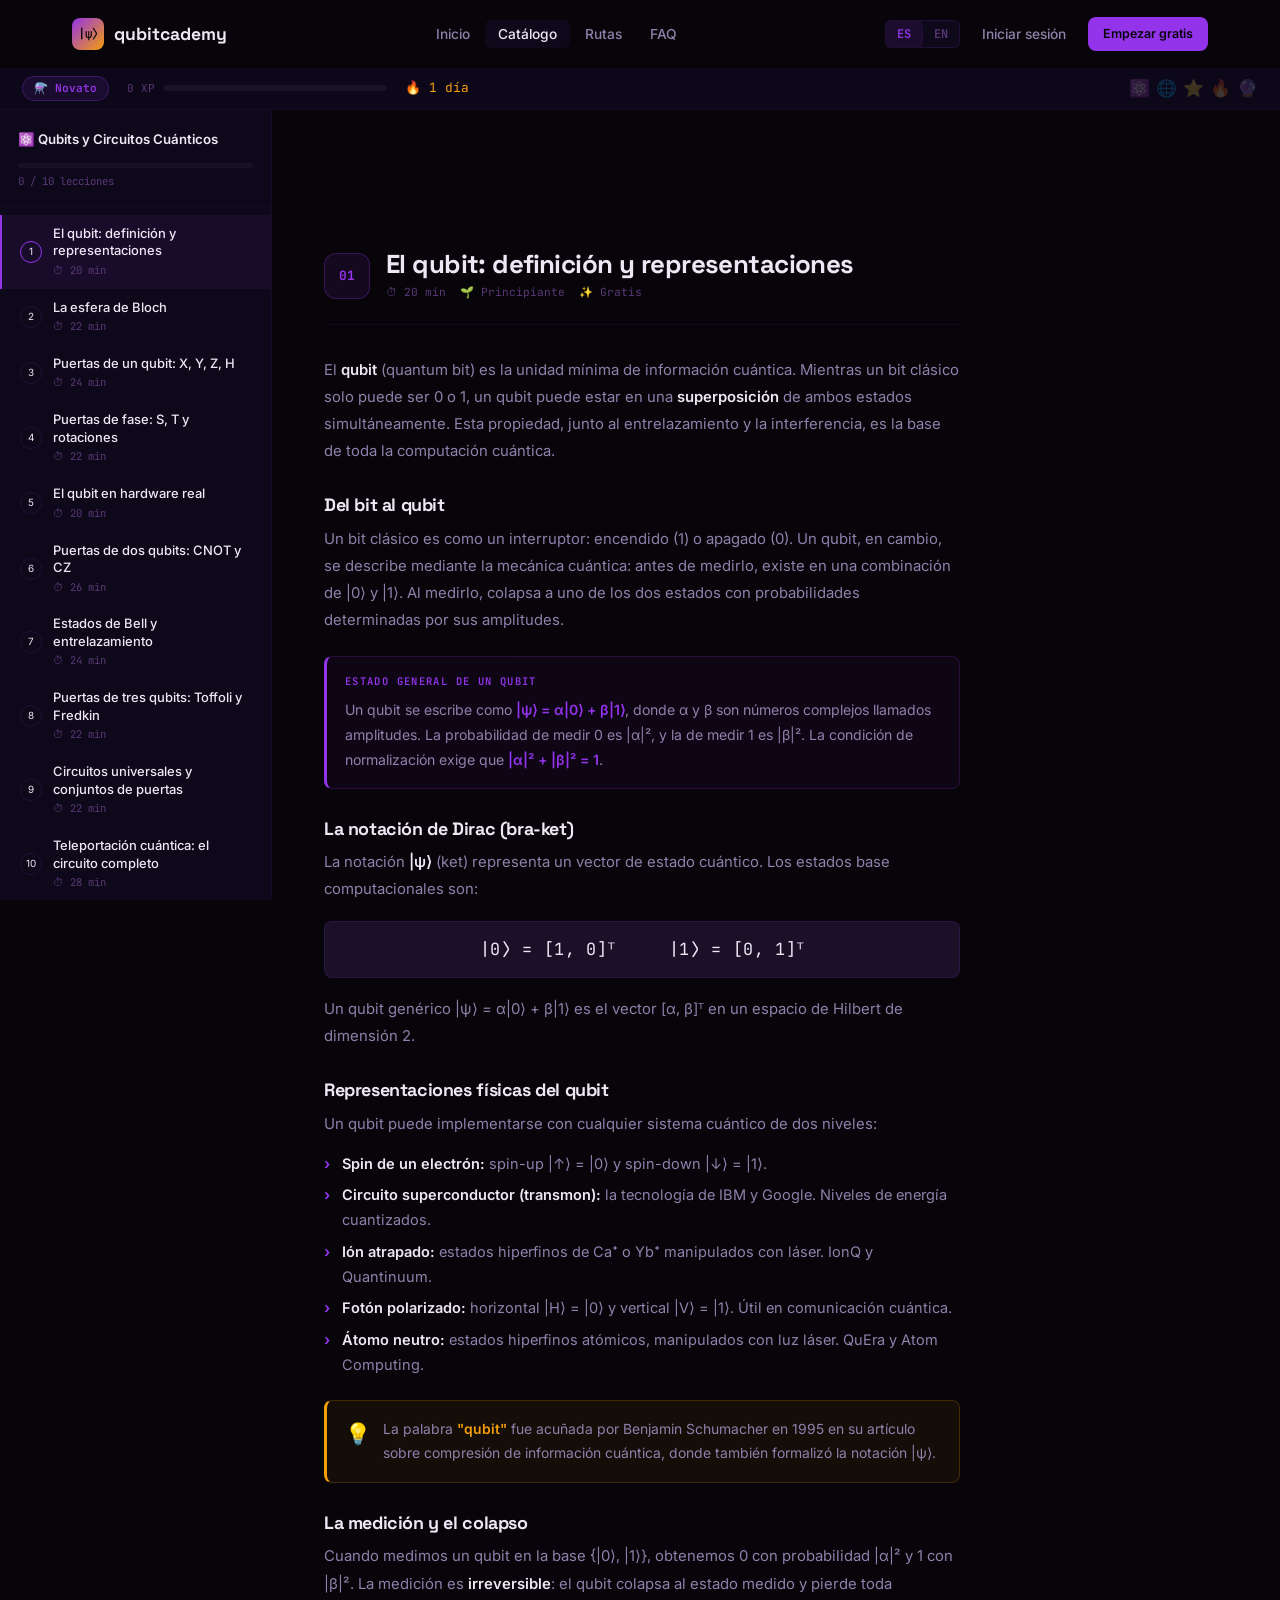
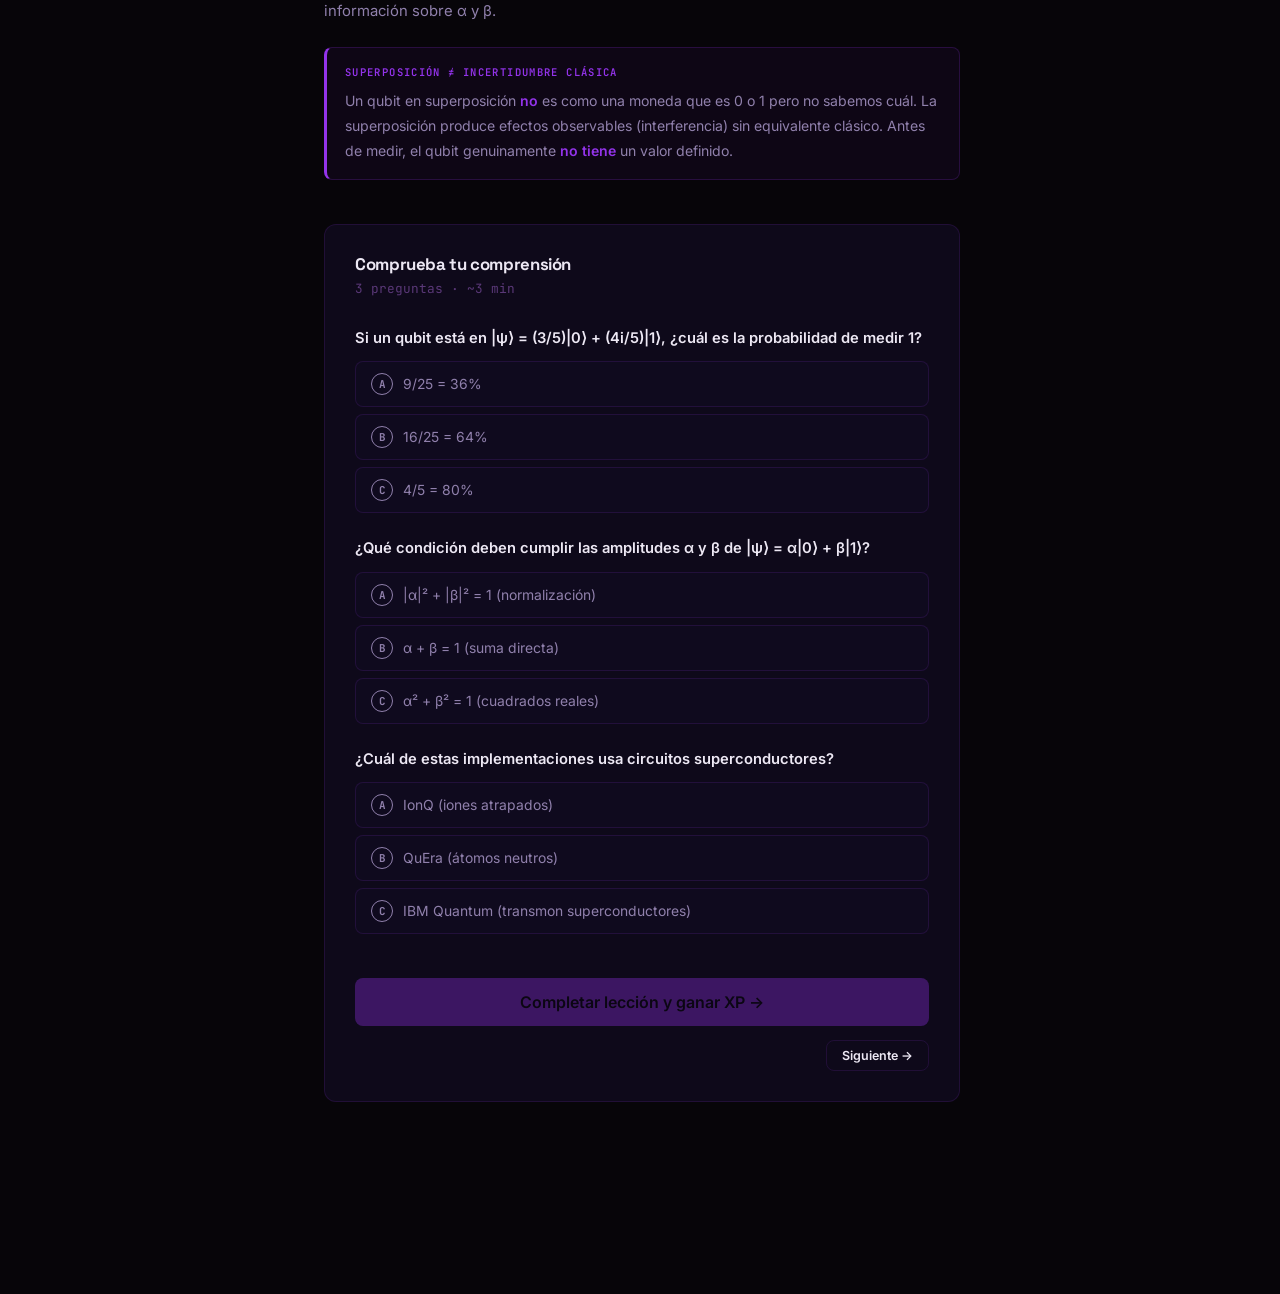
<file: courses/qubits-circuitos.html>
<!DOCTYPE html>
<html lang="es">
<head>
  <meta charset="UTF-8" />
  <meta name="viewport" content="width=device-width, initial-scale=1.0" />
  <title>Qubits y Circuitos Cuánticos — Qubitcademy</title>
  <link rel="icon" type="image/svg+xml" href="data:image/svg+xml,<svg xmlns='http://www.w3.org/2000/svg' viewBox='0 0 32 32'><rect width='32' height='32' rx='8' fill='%239333ea'/><text x='50%' y='55%' text-anchor='middle' dominant-baseline='middle' font-family='monospace' font-size='14' font-weight='600' fill='%23fff'>Q</text></svg>" />
  <link rel="stylesheet" href="../css/style.css" />
  <style>
  #xp-hud { position:fixed;top:var(--nav-h);left:0;right:0;height:42px;background:rgba(14,9,26,0.97);backdrop-filter:blur(14px);border-bottom:1px solid var(--border);z-index:90;display:flex;align-items:center;gap:18px;padding:0 22px; }
  .hud-level { display:flex;align-items:center;gap:6px;font-family:var(--font-m);font-size:0.7rem;font-weight:600;white-space:nowrap;color:var(--cyan);background:var(--cyan-dim);border:1px solid rgba(147,51,234,0.3);border-radius:100px;padding:3px 11px; }
  .hud-xp-wrap { display:flex;align-items:center;gap:9px;flex:1;max-width:260px; }
  .hud-xp-label { font-family:var(--font-m);font-size:0.68rem;color:var(--text-3);white-space:nowrap; }
  .hud-xp-track { flex:1;height:6px;background:var(--bg-3);border-radius:3px;overflow:hidden; }
  .hud-xp-fill  { height:100%;border-radius:3px;background:linear-gradient(90deg,var(--cyan),var(--violet));transition:width 0.6s var(--ease); }
  .hud-streak   { display:flex;align-items:center;gap:5px;font-family:var(--font-m);font-size:0.8rem;color:var(--amber);white-space:nowrap; }
  .hud-badges   { display:flex;gap:6px;margin-left:auto; }
  .hud-badge    { font-size:1.05rem;opacity:0.2;transition:opacity 0.4s,transform 0.4s; }
  .hud-badge.earned { opacity:1;transform:scale(1.15); }
  body { overflow-x:hidden; }
  .cl-wrap { display:grid;grid-template-columns:272px 1fr;margin-top:calc(var(--nav-h) + 42px);min-height:calc(100vh - var(--nav-h) - 42px); }
  .cl-sidebar { position:sticky;top:calc(var(--nav-h) + 42px);height:calc(100vh - var(--nav-h) - 42px);overflow-y:auto;border-right:1px solid var(--border);background:var(--bg-2);display:flex;flex-direction:column;scrollbar-width:thin;scrollbar-color:var(--bg-3) transparent; }
  .cl-sb-head { padding:20px 18px 16px;border-bottom:1px solid var(--border); }
  .cl-sb-title { font-size:0.83rem;font-weight:600;line-height:1.4;margin-bottom:14px;color:var(--text); }
  .cl-prog-bar  { height:5px;background:var(--bg-3);border-radius:3px;overflow:hidden;margin-bottom:5px; }
  .cl-prog-fill { height:100%;border-radius:3px;background:linear-gradient(90deg,var(--cyan),var(--violet));transition:width 0.6s var(--ease); }
  .cl-prog-text { font-family:var(--font-m);font-size:0.67rem;color:var(--text-3); }
  .cl-list { list-style:none;padding:8px 0 24px;flex:1; }
  .cl-item { display:flex;align-items:center;gap:11px;padding:10px 18px;cursor:pointer;transition:background 0.18s;border-left:2px solid transparent; }
  .cl-item:hover { background:var(--bg-3); }
  .cl-item.active { background:rgba(147,51,234,0.08);border-left-color:var(--cyan); }
  .cl-item.done   { opacity:0.72; }
  .cl-check { width:22px;height:22px;border-radius:50%;flex-shrink:0;border:1.5px solid var(--border-md);display:flex;align-items:center;justify-content:center;font-size:0.62rem;transition:all 0.3s; }
  .cl-item.done   .cl-check { background:rgba(16,185,129,0.15);border-color:var(--green);color:var(--green); }
  .cl-item.active .cl-check { border-color:var(--cyan); }
  .cl-item-info { flex:1;min-width:0; }
  .cl-item-name { font-size:0.81rem;font-weight:500;line-height:1.35;color:var(--text); }
  .cl-item-dur  { font-family:var(--font-m);font-size:0.66rem;color:var(--text-3);margin-top:2px; }
  .cl-main { padding:44px 52px 96px;max-width:740px; }
  .cl-lesson { display:none;animation:fadeUp 0.38s var(--ease); }
  .cl-lesson.active { display:block; }
  @keyframes fadeUp { from{opacity:0;transform:translateY(14px)}to{opacity:1;transform:translateY(0)} }
  .lh { display:flex;align-items:center;gap:16px;margin-bottom:32px;padding-bottom:22px;border-bottom:1px solid var(--border); }
  .lh-badge { width:46px;height:46px;border-radius:12px;flex-shrink:0;background:var(--cyan-dim);border:1px solid rgba(147,51,234,0.28);display:flex;align-items:center;justify-content:center;font-family:var(--font-m);font-size:0.8rem;font-weight:700;color:var(--cyan); }
  .lh-info h1  { font-size:1.62rem;margin-bottom:5px; }
  .lh-meta     { display:flex;gap:14px; }
  .lh-meta span { font-family:var(--font-m);font-size:0.7rem;color:var(--text-3); }
  .lb h2 { font-size:1.12rem;margin:30px 0 10px; }
  .lb p  { font-size:0.93rem;color:var(--text-2);line-height:1.82;margin-bottom:14px; }
  .lb strong { color:var(--text);font-weight:600; }
  .lb ul { padding-left:0;list-style:none;margin:12px 0 18px;display:flex;flex-direction:column;gap:7px; }
  .lb li { font-size:0.91rem;color:var(--text-2);padding-left:18px;position:relative;line-height:1.7; }
  .lb li::before { content:'›';position:absolute;left:0;color:var(--cyan);font-weight:700; }
  .concept-box { background:rgba(147,51,234,0.055);border:1px solid rgba(147,51,234,0.2);border-left:3px solid var(--cyan);border-radius:var(--r-sm);padding:16px 18px;margin:22px 0; }
  .concept-box .cb-tag { font-family:var(--font-m);font-size:0.66rem;font-weight:600;color:var(--cyan);letter-spacing:0.13em;text-transform:uppercase;margin-bottom:7px; }
  .concept-box p { font-size:0.88rem;color:var(--text-2);margin:0;line-height:1.78; }
  .concept-box strong { color:var(--cyan); }
  .fact-box { background:rgba(245,158,11,0.055);border:1px solid rgba(245,158,11,0.2);border-left:3px solid var(--violet);border-radius:var(--r-sm);padding:16px 18px;margin:22px 0;display:flex;gap:12px; }
  .fact-icon { font-size:1.3rem;flex-shrink:0; }
  .fact-box p { font-size:0.87rem;color:var(--text-2);margin:0;line-height:1.78; }
  .fact-box strong { color:var(--violet); }
  .math-box { background:var(--bg-3);border:1px solid var(--border-md);border-radius:var(--r-sm);padding:14px 18px;margin:18px 0;font-family:var(--font-m);font-size:1.05rem;color:var(--text);text-align:center;letter-spacing:0.04em; }
  .quiz-block { background:var(--bg-2);border:1px solid var(--border-md);border-radius:var(--r);padding:30px;margin-top:44px; }
  .quiz-block > h2   { font-size:1.05rem;margin-bottom:5px; }
  .quiz-block > p    { font-size:0.8rem;color:var(--text-3);font-family:var(--font-m);margin-bottom:28px; }
  .quiz-q            { margin-bottom:24px; }
  .quiz-q-text       { font-size:0.92rem;font-weight:600;margin-bottom:12px;line-height:1.52; }
  .quiz-opts         { display:flex;flex-direction:column;gap:7px; }
  .quiz-opt { display:flex;align-items:center;gap:10px;padding:11px 15px;border-radius:var(--r-sm);border:1px solid var(--border-md);background:var(--bg-card);cursor:pointer;text-align:left;font-size:0.87rem;color:var(--text-2);font-family:var(--font-b);transition:all 0.18s;width:100%; }
  .quiz-opt:hover:not(:disabled) { border-color:rgba(147,51,234,0.35);color:var(--text);background:rgba(147,51,234,0.05); }
  .quiz-opt.correct { border-color:var(--green)!important;color:var(--green)!important;background:rgba(16,185,129,0.09)!important; }
  .quiz-opt.wrong   { border-color:#ef4444!important;color:#ef4444!important;background:rgba(239,68,68,0.08)!important; }
  .quiz-opt:disabled { cursor:default; }
  .quiz-opt-letter  { width:22px;height:22px;border-radius:50%;border:1px solid currentColor;flex-shrink:0;display:flex;align-items:center;justify-content:center;font-family:var(--font-m);font-size:0.68rem;font-weight:700; }
  .quiz-fb { font-size:0.82rem;margin-top:9px;padding:9px 13px;border-radius:var(--r-sm);display:none;line-height:1.6; }
  .quiz-fb.show { display:block; }
  .quiz-fb.ok  { background:rgba(16,185,129,0.1);color:var(--green);border:1px solid rgba(16,185,129,0.22); }
  .quiz-fb.err { background:rgba(239,68,68,0.08);color:#ef4444;border:1px solid rgba(239,68,68,0.18); }
  .quiz-score { display:none;align-items:center;justify-content:space-between;gap:16px;padding:14px 16px;background:var(--bg-3);border-radius:var(--r-sm);margin:20px 0 0; }
  .quiz-score.show { display:flex; }
  .quiz-score-left h3 { font-size:0.92rem;margin-bottom:3px; }
  .quiz-score-left p  { font-size:0.78rem;color:var(--text-3);font-family:var(--font-m); }
  .quiz-score-stars   { font-size:1.4rem;letter-spacing:2px; }
  .complete-btn { width:100%;justify-content:center;margin-top:20px;opacity:0.35;pointer-events:none;transition:opacity 0.3s;font-size:1rem;padding:14px; }
  .complete-btn.ready { opacity:1;pointer-events:auto; }
  .lesson-nav { display:flex;justify-content:space-between;margin-top:14px;gap:10px; }
  #badge-modal { position:fixed;inset:0;background:rgba(0,0,0,0.72);display:flex;align-items:center;justify-content:center;z-index:500;opacity:0;pointer-events:none;transition:opacity 0.3s; }
  #badge-modal.show { opacity:1;pointer-events:auto; }
  .bm-box { background:var(--bg-2);border:1px solid var(--border-hi);border-radius:20px;padding:48px 40px;text-align:center;max-width:340px;width:90%;transform:scale(0.82);transition:transform 0.35s var(--ease);box-shadow:0 32px 80px rgba(147,51,234,0.25); }
  #badge-modal.show .bm-box { transform:scale(1); }
  .bm-emoji { font-size:4.5rem;display:block;margin-bottom:18px; }
  .bm-tag   { font-family:var(--font-m);font-size:0.68rem;color:var(--cyan);letter-spacing:0.13em;text-transform:uppercase;margin-bottom:9px; }
  .bm-name  { font-size:1.55rem;font-weight:700;margin-bottom:10px; }
  .bm-desc  { font-size:0.88rem;color:var(--text-2);line-height:1.68;margin-bottom:26px; }
  #xp-toast { position:fixed;bottom:26px;right:26px;background:var(--bg-2);border:1px solid var(--border-hi);border-radius:12px;padding:13px 18px;display:flex;align-items:center;gap:12px;z-index:600;transform:translateY(76px);opacity:0;transition:all 0.38s var(--ease);box-shadow:0 12px 40px rgba(147,51,234,0.2);min-width:210px; }
  #xp-toast.show { transform:translateY(0);opacity:1; }
  .toast-icon  { font-size:1.5rem;flex-shrink:0; }
  .toast-title { font-size:0.92rem;font-weight:700;color:var(--text); }
  .toast-sub   { font-size:0.76rem;color:var(--text-3);font-family:var(--font-m);margin-top:2px; }
  #confetti { position:fixed;inset:0;pointer-events:none;z-index:700;overflow:hidden; }
  .cp { position:absolute;top:-12px;border-radius:2px;animation:fall linear forwards; }
  @keyframes fall { 0%{top:-12px;opacity:1;transform:rotate(0deg) translateX(0)}80%{opacity:1}100%{top:110vh;opacity:0;transform:rotate(800deg) translateX(var(--tx))} }
  .sidebar-fab { display:none; }
  @media (max-width:860px) {
    .cl-wrap { grid-template-columns:1fr; }
    .cl-sidebar { position:fixed;left:-280px;top:calc(var(--nav-h) + 42px);height:calc(100vh - var(--nav-h) - 42px);transition:left 0.32s var(--ease);z-index:80;box-shadow:6px 0 28px rgba(0,0,0,0.5);width:272px; }
    .cl-sidebar.open { left:0; }
    .cl-main { padding:30px 22px 80px; }
    .sidebar-fab { display:flex;position:fixed;bottom:18px;left:18px;z-index:85;background:var(--cyan);color:var(--bg);border:none;border-radius:50%;width:48px;height:48px;align-items:center;justify-content:center;cursor:pointer;box-shadow:0 4px 20px rgba(147,51,234,0.45);font-size:1.2rem; }
  }
  @media (max-width:640px) {
    .hud-streak,.hud-badges { display:none; }
    .lh-info h1 { font-size:1.3rem; }
    .cl-main { padding:24px 16px 80px; }
  }
  </style>
</head>
<body>

<nav id="nav">
  <div class="container"><div class="nav-inner">
    <a href="../index.html" class="nav-logo"><div class="nav-logo-mark">|ψ⟩</div><span>qubitcademy</span></a>
    <ul class="nav-links">
      <li><a href="../index.html">Inicio</a></li>
      <li><a href="../catalogue.html" class="active">Catálogo</a></li>
      <li><a href="../paths.html">Rutas</a></li>
      <li><a href="../faq.html">FAQ</a></li>
    </ul>
    <div class="nav-right">
      <div class="lang-switcher"><button class="lang-btn active" data-lang="es">ES</button><div class="lang-sep"></div><button class="lang-btn" data-lang="en">EN</button></div>
      <a href="#" class="nav-login">Iniciar sesión</a>
      <a href="#" class="btn btn-primary btn-sm">Empezar gratis</a>
    </div>
    <button class="nav-toggle" aria-label="Abrir menú" aria-expanded="false">
      <svg width="22" height="22" viewBox="0 0 22 22" fill="none" stroke="currentColor" stroke-width="2"><line x1="3" y1="6" x2="19" y2="6"/><line x1="3" y1="11" x2="19" y2="11"/><line x1="3" y1="16" x2="19" y2="16"/></svg>
    </button>
  </div></div>
</nav>
<div class="nav-mobile">
  <a href="../index.html">Inicio</a><a href="../catalogue.html">Catálogo</a><a href="../paths.html">Rutas</a><a href="../faq.html">FAQ</a>
  <div class="nav-mobile-lang"><button class="lang-btn active" data-lang="es">ES</button><div class="lang-sep"></div><button class="lang-btn" data-lang="en">EN</button></div>
  <div class="nav-mobile-footer"><a href="#" class="btn btn-ghost">Iniciar sesión</a><a href="#" class="btn btn-primary">Empezar gratis</a></div>
</div>

<div id="xp-hud">
  <div class="hud-level" id="hud-level">⚗️ Novato</div>
  <div class="hud-xp-wrap">
    <span class="hud-xp-label" id="hud-xp-label">0 XP</span>
    <div class="hud-xp-track"><div class="hud-xp-fill" id="hud-xp-fill" style="width:0%"></div></div>
  </div>
  <div class="hud-streak" id="hud-streak">🔥 0 días</div>
  <div class="hud-badges">
    <span class="hud-badge" id="hb-0">⚛️</span>
    <span class="hud-badge" id="hb-1">🌐</span>
    <span class="hud-badge" id="hb-2">⭐</span>
    <span class="hud-badge" id="hb-3">🔥</span>
    <span class="hud-badge" id="hb-4">🔮</span>
  </div>
</div>

<div class="cl-wrap">
  <aside class="cl-sidebar" id="cl-sidebar">
    <div class="cl-sb-head">
      <div class="cl-sb-title">⚛️ Qubits y Circuitos Cuánticos</div>
      <div class="cl-prog-bar"><div class="cl-prog-fill" id="cl-prog" style="width:0%"></div></div>
      <div class="cl-prog-text" id="cl-prog-text">0 / 10 lecciones</div>
    </div>
    <ul class="cl-list" id="cl-list">
      <li class="cl-item active" data-lesson="0"><div class="cl-check" id="ck-0">1</div><div class="cl-item-info"><div class="cl-item-name">El qubit: definición y representaciones</div><div class="cl-item-dur">⏱ 20 min</div></div></li>
      <li class="cl-item" data-lesson="1"><div class="cl-check" id="ck-1">2</div><div class="cl-item-info"><div class="cl-item-name">La esfera de Bloch</div><div class="cl-item-dur">⏱ 22 min</div></div></li>
      <li class="cl-item" data-lesson="2"><div class="cl-check" id="ck-2">3</div><div class="cl-item-info"><div class="cl-item-name">Puertas de un qubit: X, Y, Z, H</div><div class="cl-item-dur">⏱ 24 min</div></div></li>
      <li class="cl-item" data-lesson="3"><div class="cl-check" id="ck-3">4</div><div class="cl-item-info"><div class="cl-item-name">Puertas de fase: S, T y rotaciones</div><div class="cl-item-dur">⏱ 22 min</div></div></li>
      <li class="cl-item" data-lesson="4"><div class="cl-check" id="ck-4">5</div><div class="cl-item-info"><div class="cl-item-name">El qubit en hardware real</div><div class="cl-item-dur">⏱ 20 min</div></div></li>
      <li class="cl-item" data-lesson="5"><div class="cl-check" id="ck-5">6</div><div class="cl-item-info"><div class="cl-item-name">Puertas de dos qubits: CNOT y CZ</div><div class="cl-item-dur">⏱ 26 min</div></div></li>
      <li class="cl-item" data-lesson="6"><div class="cl-check" id="ck-6">7</div><div class="cl-item-info"><div class="cl-item-name">Estados de Bell y entrelazamiento</div><div class="cl-item-dur">⏱ 24 min</div></div></li>
      <li class="cl-item" data-lesson="7"><div class="cl-check" id="ck-7">8</div><div class="cl-item-info"><div class="cl-item-name">Puertas de tres qubits: Toffoli y Fredkin</div><div class="cl-item-dur">⏱ 22 min</div></div></li>
      <li class="cl-item" data-lesson="8"><div class="cl-check" id="ck-8">9</div><div class="cl-item-info"><div class="cl-item-name">Circuitos universales y conjuntos de puertas</div><div class="cl-item-dur">⏱ 22 min</div></div></li>
      <li class="cl-item" data-lesson="9"><div class="cl-check" id="ck-9">10</div><div class="cl-item-info"><div class="cl-item-name">Teleportación cuántica: el circuito completo</div><div class="cl-item-dur">⏱ 28 min</div></div></li>
    </ul>
  </aside>

  <main class="cl-main" id="cl-main">

    <!-- LECCIÓN 1 -->
    <section class="cl-lesson active" id="lesson-0">
      <div class="lh"><div class="lh-badge">01</div><div class="lh-info"><h1>El qubit: definición y representaciones</h1><div class="lh-meta"><span>⏱ 20 min</span><span>🌱 Principiante</span><span>✨ Gratis</span></div></div></div>
      <div class="lb">
        <p>El <strong>qubit</strong> (quantum bit) es la unidad mínima de información cuántica. Mientras un bit clásico solo puede ser 0 o 1, un qubit puede estar en una <strong>superposición</strong> de ambos estados simultáneamente. Esta propiedad, junto al entrelazamiento y la interferencia, es la base de toda la computación cuántica.</p>
        <h2>Del bit al qubit</h2>
        <p>Un bit clásico es como un interruptor: encendido (1) o apagado (0). Un qubit, en cambio, se describe mediante la mecánica cuántica: antes de medirlo, existe en una combinación de |0⟩ y |1⟩. Al medirlo, colapsa a uno de los dos estados con probabilidades determinadas por sus amplitudes.</p>
        <div class="concept-box"><div class="cb-tag">Estado general de un qubit</div><p>Un qubit se escribe como <strong>|ψ⟩ = α|0⟩ + β|1⟩</strong>, donde α y β son números complejos llamados amplitudes. La probabilidad de medir 0 es |α|², y la de medir 1 es |β|². La condición de normalización exige que <strong>|α|² + |β|² = 1</strong>.</p></div>
        <h2>La notación de Dirac (bra-ket)</h2>
        <p>La notación <strong>|ψ⟩</strong> (ket) representa un vector de estado cuántico. Los estados base computacionales son:</p>
        <div class="math-box">|0⟩ = [1, 0]ᵀ &nbsp;&nbsp;&nbsp; |1⟩ = [0, 1]ᵀ</div>
        <p>Un qubit genérico |ψ⟩ = α|0⟩ + β|1⟩ es el vector [α, β]ᵀ en un espacio de Hilbert de dimensión 2.</p>
        <h2>Representaciones físicas del qubit</h2>
        <p>Un qubit puede implementarse con cualquier sistema cuántico de dos niveles:</p>
        <ul>
          <li><strong>Spin de un electrón:</strong> spin-up |↑⟩ = |0⟩ y spin-down |↓⟩ = |1⟩.</li>
          <li><strong>Circuito superconductor (transmon):</strong> la tecnología de IBM y Google. Niveles de energía cuantizados.</li>
          <li><strong>Ión atrapado:</strong> estados hiperfinos de Ca⁺ o Yb⁺ manipulados con láser. IonQ y Quantinuum.</li>
          <li><strong>Fotón polarizado:</strong> horizontal |H⟩ = |0⟩ y vertical |V⟩ = |1⟩. Útil en comunicación cuántica.</li>
          <li><strong>Átomo neutro:</strong> estados hiperfinos atómicos, manipulados con luz láser. QuEra y Atom Computing.</li>
        </ul>
        <div class="fact-box"><span class="fact-icon">💡</span><p>La palabra <strong>"qubit"</strong> fue acuñada por Benjamin Schumacher en 1995 en su artículo sobre compresión de información cuántica, donde también formalizó la notación |ψ⟩.</p></div>
        <h2>La medición y el colapso</h2>
        <p>Cuando medimos un qubit en la base {|0⟩, |1⟩}, obtenemos 0 con probabilidad |α|² y 1 con |β|². La medición es <strong>irreversible</strong>: el qubit colapsa al estado medido y pierde toda información sobre α y β.</p>
        <div class="concept-box"><div class="cb-tag">Superposición ≠ incertidumbre clásica</div><p>Un qubit en superposición <strong>no</strong> es como una moneda que es 0 o 1 pero no sabemos cuál. La superposición produce efectos observables (interferencia) sin equivalente clásico. Antes de medir, el qubit genuinamente <strong>no tiene</strong> un valor definido.</p></div>
      </div>
      <div class="quiz-block">
        <h2>Comprueba tu comprensión</h2><p>3 preguntas · ~3 min</p>
        <div class="quiz-q" data-answered="false">
          <div class="quiz-q-text">Si un qubit está en |ψ⟩ = (3/5)|0⟩ + (4i/5)|1⟩, ¿cuál es la probabilidad de medir 1?</div>
          <div class="quiz-opts" data-correct="1">
            <button class="quiz-opt" data-idx="0"><span class="quiz-opt-letter">A</span> 9/25 = 36%</button>
            <button class="quiz-opt" data-idx="1"><span class="quiz-opt-letter">B</span> 16/25 = 64%</button>
            <button class="quiz-opt" data-idx="2"><span class="quiz-opt-letter">C</span> 4/5 = 80%</button>
          </div>
          <div class="quiz-fb ok">✓ ¡Exacto! P(1) = |β|² = |4i/5|² = 16/25 = 64%.</div>
          <div class="quiz-fb err">✗ P(1) = |β|² = |4i/5|² = 16/25 = 64%. El módulo al cuadrado de un imaginario puro elimina la i.</div>
        </div>
        <div class="quiz-q" data-answered="false">
          <div class="quiz-q-text">¿Qué condición deben cumplir las amplitudes α y β de |ψ⟩ = α|0⟩ + β|1⟩?</div>
          <div class="quiz-opts" data-correct="0">
            <button class="quiz-opt" data-idx="0"><span class="quiz-opt-letter">A</span> |α|² + |β|² = 1 (normalización)</button>
            <button class="quiz-opt" data-idx="1"><span class="quiz-opt-letter">B</span> α + β = 1 (suma directa)</button>
            <button class="quiz-opt" data-idx="2"><span class="quiz-opt-letter">C</span> α² + β² = 1 (cuadrados reales)</button>
          </div>
          <div class="quiz-fb ok">✓ Correcto. |α|² + |β|² = 1 (módulos al cuadrado), garantizando que las probabilidades sumen 1.</div>
          <div class="quiz-fb err">✗ La condición es |α|² + |β|² = 1, con módulos al cuadrado de los números complejos α y β.</div>
        </div>
        <div class="quiz-q" data-answered="false">
          <div class="quiz-q-text">¿Cuál de estas implementaciones usa circuitos superconductores?</div>
          <div class="quiz-opts" data-correct="2">
            <button class="quiz-opt" data-idx="0"><span class="quiz-opt-letter">A</span> IonQ (iones atrapados)</button>
            <button class="quiz-opt" data-idx="1"><span class="quiz-opt-letter">B</span> QuEra (átomos neutros)</button>
            <button class="quiz-opt" data-idx="2"><span class="quiz-opt-letter">C</span> IBM Quantum (transmon superconductores)</button>
          </div>
          <div class="quiz-fb ok">✓ ¡Exacto! IBM Quantum usa transmon qubits superconductores a ~15 mK.</div>
          <div class="quiz-fb err">✗ IBM Quantum usa transmon superconductores. IonQ usa iones, QuEra usa átomos neutros.</div>
        </div>
        <div class="quiz-score" id="qs-0"><div class="quiz-score-left"><h3 id="qs-0-title">Puntuación</h3><p id="qs-0-sub"></p></div><div class="quiz-score-stars" id="qs-0-stars"></div></div>
        <button class="btn btn-primary complete-btn" data-lesson="0">Completar lección y ganar XP →</button>
        <div class="lesson-nav"><span></span><button class="btn btn-ghost btn-sm" onclick="COURSE.go(1)">Siguiente →</button></div>
      </div>
    </section>

    <!-- LECCIÓN 2 -->
    <section class="cl-lesson" id="lesson-1">
      <div class="lh"><div class="lh-badge">02</div><div class="lh-info"><h1>La esfera de Bloch</h1><div class="lh-meta"><span>⏱ 22 min</span><span>🌱 Principiante</span><span>✨ Gratis</span></div></div></div>
      <div class="lb">
        <p>La <strong>esfera de Bloch</strong> es la representación geométrica de un qubit puro. Cada punto en la superficie de una esfera unitaria corresponde a un estado cuántico distinto, y las puertas cuánticas son rotaciones sobre esta esfera.</p>
        <h2>Parametrización en ángulos esféricos</h2>
        <p>Todo qubit puro puede escribirse como:</p>
        <div class="math-box">|ψ⟩ = cos(θ/2)|0⟩ + e^(iφ) sin(θ/2)|1⟩</div>
        <p>donde <strong>θ ∈ [0, π]</strong> es el ángulo polar y <strong>φ ∈ [0, 2π)</strong> es el azimutal. Estos dos grados de libertad determinan un punto en la superficie de la esfera.</p>
        <div class="concept-box"><div class="cb-tag">¿Por qué θ/2 y no θ?</div><p>Los estados |0⟩ y |1⟩ son <strong>antipodales</strong> en la esfera (polo norte y sur). Usando θ/2, el polo norte corresponde a θ=0 y el polo sur a θ=π, preservando su ortogonalidad ⟨0|1⟩ = 0.</p></div>
        <h2>Los puntos especiales de la esfera</h2>
        <ul>
          <li><strong>Polo norte |0⟩:</strong> θ=0</li>
          <li><strong>Polo sur |1⟩:</strong> θ=π</li>
          <li><strong>Ecuador +X, |+⟩:</strong> θ=π/2, φ=0 → (|0⟩+|1⟩)/√2</li>
          <li><strong>Ecuador −X, |−⟩:</strong> θ=π/2, φ=π → (|0⟩−|1⟩)/√2</li>
          <li><strong>Ecuador +Y:</strong> θ=π/2, φ=π/2 → (|0⟩+i|1⟩)/√2</li>
          <li><strong>Ecuador −Y:</strong> θ=π/2, φ=3π/2 → (|0⟩−i|1⟩)/√2</li>
        </ul>
        <h2>Puertas como rotaciones</h2>
        <ul>
          <li><strong>Puerta X:</strong> rotación de 180° sobre eje X. Intercambia |0⟩↔|1⟩.</li>
          <li><strong>Puerta Z:</strong> rotación de 180° sobre eje Z. Solo afecta la fase relativa.</li>
          <li><strong>Puerta H:</strong> rotación de 180° sobre el eje diagonal (X+Z)/√2. Convierte polo norte en ecuador.</li>
          <li><strong>Rz(θ):</strong> rotación de ángulo θ sobre eje Z. Cambia φ en θ.</li>
        </ul>
        <div class="fact-box"><span class="fact-icon">🌐</span><p>La esfera de Bloch fue nombrada en honor a <strong>Felix Bloch</strong> (Nobel 1952), quien la introdujo en el contexto de la resonancia magnética nuclear. El mismo formalismo describe spins nucleares en MRI y qubits superconductores modernos.</p></div>
        <h2>Fase global vs. fase relativa</h2>
        <p>La <strong>fase global</strong> e^(iγ) no es detectable físicamente: e^(iγ)|ψ⟩ y |ψ⟩ son idénticos. La <strong>fase relativa</strong> e^(iφ) entre |0⟩ y |1⟩ sí es física: cambia el estado y es detectable mediante interferencia.</p>
        <div class="concept-box"><div class="cb-tag">Qubits mixtos vs. puros</div><p>La esfera de Bloch completa representa <strong>estados puros</strong> (superficie). Los <strong>estados mixtos</strong> están en el interior. La decoherencia mueve los qubits desde la superficie hacia el centro de la esfera.</p></div>
      </div>
      <div class="quiz-block">
        <h2>Comprueba tu comprensión</h2><p>3 preguntas · ~3 min</p>
        <div class="quiz-q" data-answered="false">
          <div class="quiz-q-text">¿En qué punto de la esfera de Bloch se encuentra |+⟩ = (|0⟩+|1⟩)/√2?</div>
          <div class="quiz-opts" data-correct="2">
            <button class="quiz-opt" data-idx="0"><span class="quiz-opt-letter">A</span> Polo norte (θ=0)</button>
            <button class="quiz-opt" data-idx="1"><span class="quiz-opt-letter">B</span> Polo sur (θ=π)</button>
            <button class="quiz-opt" data-idx="2"><span class="quiz-opt-letter">C</span> Ecuador, eje +X (θ=π/2, φ=0)</button>
          </div>
          <div class="quiz-fb ok">✓ ¡Correcto! |+⟩ está en el ecuador, eje +X. Con θ=π/2 y φ=0: cos(π/4)|0⟩ + sin(π/4)|1⟩ = (|0⟩+|1⟩)/√2.</div>
          <div class="quiz-fb err">✗ El polo norte es |0⟩ y el sur es |1⟩. |+⟩, superposición igual de ambos, está en el ecuador en el eje +X.</div>
        </div>
        <div class="quiz-q" data-answered="false">
          <div class="quiz-q-text">¿Qué operación geométrica representa una puerta cuántica de un qubit en la esfera de Bloch?</div>
          <div class="quiz-opts" data-correct="0">
            <button class="quiz-opt" data-idx="0"><span class="quiz-opt-letter">A</span> Una rotación rígida de la esfera</button>
            <button class="quiz-opt" data-idx="1"><span class="quiz-opt-letter">B</span> Una traslación del punto</button>
            <button class="quiz-opt" data-idx="2"><span class="quiz-opt-letter">C</span> Una escala del vector de Bloch</button>
          </div>
          <div class="quiz-fb ok">✓ ¡Exacto! Las puertas unitarias de un qubit son rotaciones rígidas de la esfera de Bloch, conservando la longitud del vector (unitariedad).</div>
          <div class="quiz-fb err">✗ Las traslaciones no aplican en una esfera y las escalas darían estados no normalizados. Las puertas cuánticas son rotaciones.</div>
        </div>
        <div class="quiz-q" data-answered="false">
          <div class="quiz-q-text">¿Qué le ocurre al vector de Bloch de un qubit al sufrir decoherencia?</div>
          <div class="quiz-opts" data-correct="1">
            <button class="quiz-opt" data-idx="0"><span class="quiz-opt-letter">A</span> Permanece en la superficie pero rota aleatoriamente</button>
            <button class="quiz-opt" data-idx="1"><span class="quiz-opt-letter">B</span> Se desplaza hacia el interior de la esfera</button>
            <button class="quiz-opt" data-idx="2"><span class="quiz-opt-letter">C</span> Se mueve al polo norte</button>
          </div>
          <div class="quiz-fb ok">✓ Correcto. La decoherencia convierte estados puros (superficie) en estados mixtos (interior). El vector se contrae hacia el centro.</div>
          <div class="quiz-fb err">✗ La decoherencia transforma estados puros en mezclas estadísticas, contrayendo el vector de Bloch hacia el interior de la esfera.</div>
        </div>
        <div class="quiz-score" id="qs-1"><div class="quiz-score-left"><h3 id="qs-1-title">Puntuación</h3><p id="qs-1-sub"></p></div><div class="quiz-score-stars" id="qs-1-stars"></div></div>
        <button class="btn btn-primary complete-btn" data-lesson="1">Completar lección y ganar XP →</button>
        <div class="lesson-nav"><button class="btn btn-ghost btn-sm" onclick="COURSE.go(0)">← Anterior</button><button class="btn btn-ghost btn-sm" onclick="COURSE.go(2)">Siguiente →</button></div>
      </div>
    </section>

    <!-- LECCIÓN 3 -->
    <section class="cl-lesson" id="lesson-2">
      <div class="lh"><div class="lh-badge">03</div><div class="lh-info"><h1>Puertas de un qubit: X, Y, Z, H</h1><div class="lh-meta"><span>⏱ 24 min</span><span>🌿 Básico</span><span>✨ Gratis</span></div></div></div>
      <div class="lb">
        <p>Las <strong>puertas cuánticas</strong> son matrices unitarias 2×2 (U†U = I) que transforman el estado de un qubit. A diferencia de las puertas clásicas, <strong>todas las puertas cuánticas son reversibles</strong>: siempre existe U†.</p>
        <h2>La puerta X (NOT cuántico)</h2>
        <div class="math-box">X|0⟩ = |1⟩ &nbsp;&nbsp; X|1⟩ = |0⟩ &nbsp;&nbsp; X = [[0,1],[1,0]]</div>
        <p>Rotación de 180° sobre el eje X. Intercambia las amplitudes: X(α|0⟩+β|1⟩) = β|0⟩+α|1⟩.</p>
        <h2>La puerta Z (Phase flip)</h2>
        <div class="math-box">Z|0⟩ = |0⟩ &nbsp;&nbsp; Z|1⟩ = −|1⟩ &nbsp;&nbsp; Z = [[1,0],[0,−1]]</div>
        <p>Rotación de 180° sobre el eje Z. No tiene equivalente clásico: actúa solo sobre la fase relativa, invisible en medición directa pero crucial para la interferencia.</p>
        <h2>La puerta Y</h2>
        <div class="math-box">Y|0⟩ = i|1⟩ &nbsp;&nbsp; Y|1⟩ = −i|0⟩ &nbsp;&nbsp; Y = [[0,−i],[i,0]]</div>
        <p>Y = iXZ. Rotación de 180° sobre el eje Y.</p>
        <div class="concept-box"><div class="cb-tag">Las matrices de Pauli</div><p>X, Y, Z son las tres <strong>matrices de Pauli</strong>. Propiedades clave: X²=Y²=Z²=I (son su propia inversa). Todo operador de un qubit se escribe como <strong>a·I + b·X + c·Y + d·Z</strong>.</p></div>
        <h2>La puerta de Hadamard (H)</h2>
        <div class="math-box">H|0⟩ = |+⟩ = (|0⟩+|1⟩)/√2 &nbsp;&nbsp;&nbsp; H|1⟩ = |−⟩ = (|0⟩−|1⟩)/√2</div>
        <div class="math-box">H = (1/√2)[[1,1],[1,−1]]</div>
        <p>H es hermitiana (H† = H) y unitaria (H² = I), por lo que es su propia inversa. Sobre la esfera de Bloch, es una rotación de 180° sobre el eje (X+Z)/√2.</p>
        <div class="fact-box"><span class="fact-icon">⚡</span><p>H⊗ⁿ|0⟩ⁿ crea una <strong>superposición uniforme de 2ⁿ estados</strong>. Para n=50 qubits, eso es más de un billón de estados simultáneos.</p></div>
        <h2>Identidades útiles de circuitos</h2>
        <ul>
          <li><strong>HZH = X</strong> (cambio de base de Z a X)</li>
          <li><strong>HXH = Z</strong></li>
          <li><strong>X → H = H → (|0⟩→|−⟩)</strong></li>
        </ul>
      </div>
      <div class="quiz-block">
        <h2>Comprueba tu comprensión</h2><p>3 preguntas · ~3 min</p>
        <div class="quiz-q" data-answered="false">
          <div class="quiz-q-text">¿Cuál es el resultado de aplicar H al estado |1⟩?</div>
          <div class="quiz-opts" data-correct="2">
            <button class="quiz-opt" data-idx="0"><span class="quiz-opt-letter">A</span> |+⟩ = (|0⟩+|1⟩)/√2</button>
            <button class="quiz-opt" data-idx="1"><span class="quiz-opt-letter">B</span> |1⟩ (sin cambio)</button>
            <button class="quiz-opt" data-idx="2"><span class="quiz-opt-letter">C</span> |−⟩ = (|0⟩−|1⟩)/√2</button>
          </div>
          <div class="quiz-fb ok">✓ ¡Correcto! H|1⟩ = (|0⟩−|1⟩)/√2 = |−⟩. La segunda columna de H multiplicada por [0,1]ᵀ da (1/√2)[1,−1]ᵀ.</div>
          <div class="quiz-fb err">✗ H|0⟩ = |+⟩, pero H|1⟩ = |−⟩ = (|0⟩−|1⟩)/√2. El signo negativo en |1⟩ es la clave.</div>
        </div>
        <div class="quiz-q" data-answered="false">
          <div class="quiz-q-text">¿Qué propiedad hace que todas las puertas cuánticas sean reversibles?</div>
          <div class="quiz-opts" data-correct="1">
            <button class="quiz-opt" data-idx="0"><span class="quiz-opt-letter">A</span> Son matrices diagonales</button>
            <button class="quiz-opt" data-idx="1"><span class="quiz-opt-letter">B</span> Son matrices unitarias (U†U = I)</button>
            <button class="quiz-opt" data-idx="2"><span class="quiz-opt-letter">C</span> Son matrices simétricas (U = Uᵀ)</button>
          </div>
          <div class="quiz-fb ok">✓ ¡Exacto! La unitariedad U†U = I garantiza que U† es siempre la inversa. También preserva la norma (probabilidades suman 1).</div>
          <div class="quiz-fb err">✗ Las puertas cuánticas son unitarias (U†U = I). Las matrices diagonales son un caso especial y la simetría no se cumple para Y (entradas imaginarias).</div>
        </div>
        <div class="quiz-q" data-answered="false">
          <div class="quiz-q-text">¿Cuál es el circuito equivalente a la puerta X usando solo H y Z?</div>
          <div class="quiz-opts" data-correct="0">
            <button class="quiz-opt" data-idx="0"><span class="quiz-opt-letter">A</span> H → Z → H</button>
            <button class="quiz-opt" data-idx="1"><span class="quiz-opt-letter">B</span> Z → H → Z</button>
            <button class="quiz-opt" data-idx="2"><span class="quiz-opt-letter">C</span> H → H → Z</button>
          </div>
          <div class="quiz-fb ok">✓ ¡Correcto! HZH = X. Verificable matricialmente. Esta identidad es muy usada en diseño de circuitos.</div>
          <div class="quiz-fb err">✗ La identidad correcta es HZH = X. H cambia la base de Z a X, Z actúa como X en esa base, y el segundo H vuelve a cambiar la base.</div>
        </div>
        <div class="quiz-score" id="qs-2"><div class="quiz-score-left"><h3 id="qs-2-title">Puntuación</h3><p id="qs-2-sub"></p></div><div class="quiz-score-stars" id="qs-2-stars"></div></div>
        <button class="btn btn-primary complete-btn" data-lesson="2">Completar lección y ganar XP →</button>
        <div class="lesson-nav"><button class="btn btn-ghost btn-sm" onclick="COURSE.go(1)">← Anterior</button><button class="btn btn-ghost btn-sm" onclick="COURSE.go(3)">Siguiente →</button></div>
      </div>
    </section>

    <!-- LECCIÓN 4 -->
    <section class="cl-lesson" id="lesson-3">
      <div class="lh"><div class="lh-badge">04</div><div class="lh-info"><h1>Puertas de fase: S, T y rotaciones</h1><div class="lh-meta"><span>⏱ 22 min</span><span>🌿 Básico</span><span>✨ Gratis</span></div></div></div>
      <div class="lb">
        <p>Las <strong>puertas de fase</strong> dejan |0⟩ invariante y añaden una fase e^(iθ) al estado |1⟩. Son rotaciones alrededor del eje Z de la esfera de Bloch. Cruciales para la interferencia que da potencia a los algoritmos cuánticos.</p>
        <h2>La puerta S (fase π/2)</h2>
        <div class="math-box">S|0⟩ = |0⟩ &nbsp;&nbsp; S|1⟩ = i|1⟩ &nbsp;&nbsp; S = [[1,0],[0,i]]</div>
        <p>S = √Z: aplicar S dos veces equivale a Z. Rotación de π/2 sobre eje Z.</p>
        <h2>La puerta T (fase π/4)</h2>
        <div class="math-box">T|0⟩ = |0⟩ &nbsp;&nbsp; T|1⟩ = e^(iπ/4)|1⟩ &nbsp;&nbsp; T = [[1,0],[0,e^(iπ/4)]]</div>
        <p>T = √S = Z^(1/4). Junto con {H, CNOT} forma un conjunto <strong>universalmente completo</strong>. T⁸ = I.</p>
        <div class="concept-box"><div class="cb-tag">Por qué T es costosa en cómputo tolerante a fallos</div><p>Las puertas Clifford (H, S, CNOT) se implementan con baja sobrecarga tolerante a fallos. La puerta T no es Clifford y requiere <strong>destilación de estados mágicos</strong>, consumiendo muchos qubits y ciclos adicionales. El coste de un algoritmo se mide frecuentemente en número de <strong>puertas T</strong>.</p></div>
        <h2>Rotaciones generales</h2>
        <div class="math-box">Rz(θ) = [[e^(-iθ/2), 0], [0, e^(iθ/2)]]</div>
        <div class="math-box">Rx(θ) = [[cos(θ/2), -i·sin(θ/2)], [-i·sin(θ/2), cos(θ/2)]]</div>
        <div class="math-box">Ry(θ) = [[cos(θ/2), -sin(θ/2)], [sin(θ/2), cos(θ/2)]]</div>
        <p>En hardware real (IBM Quantum), el conjunto nativo es {Rz(θ), SX, CNOT}, y todas las demás puertas se descomponen en estas.</p>
        <h2>La descomposición de Euler</h2>
        <p>Cualquier puerta unitaria de un qubit puede escribirse como:</p>
        <div class="math-box">U = e^(iα) · Rz(β) · Ry(γ) · Rz(δ)</div>
        <p>Solo se necesitan <strong>tres rotaciones</strong> (más fase global) para implementar cualquier puerta de un qubit.</p>
        <div class="fact-box"><span class="fact-icon">🔬</span><p>En IBM Quantum, la puerta H se implementa como <strong>Rz(π/2) → SX → Rz(π/2)</strong> en hardware real, donde SX = √X es la puerta nativa del transmon.</p></div>
      </div>
      <div class="quiz-block">
        <h2>Comprueba tu comprensión</h2><p>3 preguntas · ~3 min</p>
        <div class="quiz-q" data-answered="false">
          <div class="quiz-q-text">¿Cuántas veces hay que aplicar la puerta T para obtener la identidad?</div>
          <div class="quiz-opts" data-correct="2">
            <button class="quiz-opt" data-idx="0"><span class="quiz-opt-letter">A</span> 2 veces (T² = I)</button>
            <button class="quiz-opt" data-idx="1"><span class="quiz-opt-letter">B</span> 4 veces (T⁴ = I)</button>
            <button class="quiz-opt" data-idx="2"><span class="quiz-opt-letter">C</span> 8 veces (T⁸ = I)</button>
          </div>
          <div class="quiz-fb ok">✓ ¡Correcto! T aplica e^(iπ/4) = 45° a |1⟩. Necesitamos 8×45° = 360° para la identidad. T²=S, T⁴=Z, T⁸=I.</div>
          <div class="quiz-fb err">✗ T añade 45° de fase. Se necesitan 8 aplicaciones para acumular 360°. T²=S, T⁴=Z, T⁸=I.</div>
        </div>
        <div class="quiz-q" data-answered="false">
          <div class="quiz-q-text">¿Por qué la puerta T es especialmente costosa en arquitecturas tolerantes a fallos?</div>
          <div class="quiz-opts" data-correct="0">
            <button class="quiz-opt" data-idx="0"><span class="quiz-opt-letter">A</span> No es Clifford y requiere destilación de estados mágicos</button>
            <button class="quiz-opt" data-idx="1"><span class="quiz-opt-letter">B</span> Tiene una matriz más grande que otras puertas</button>
            <button class="quiz-opt" data-idx="2"><span class="quiz-opt-letter">C</span> Solo funciona con qubits superconductores</button>
          </div>
          <div class="quiz-fb ok">✓ ¡Exacto! T no es Clifford, requiriendo destilación de estados mágicos: un proceso que consume muchos qubits físicos adicionales.</div>
          <div class="quiz-fb err">✗ El coste de T no depende del tamaño ni del hardware. Es una puerta no-Clifford que requiere destilación de estados mágicos para implementarse con tolerancia a fallos.</div>
        </div>
        <div class="quiz-q" data-answered="false">
          <div class="quiz-q-text">¿Cuántas rotaciones necesita la descomposición de Euler para implementar cualquier unitaria de un qubit (sin contar la fase global)?</div>
          <div class="quiz-opts" data-correct="1">
            <button class="quiz-opt" data-idx="0"><span class="quiz-opt-letter">A</span> 2 rotaciones</button>
            <button class="quiz-opt" data-idx="1"><span class="quiz-opt-letter">B</span> 3 rotaciones</button>
            <button class="quiz-opt" data-idx="2"><span class="quiz-opt-letter">C</span> 5 rotaciones</button>
          </div>
          <div class="quiz-fb ok">✓ Correcto. U = e^(iα)·Rz(β)·Ry(γ)·Rz(δ): 3 rotaciones. Análogo a los ángulos de Euler en mecánica clásica.</div>
          <div class="quiz-fb err">✗ Son exactamente 3 rotaciones: U = e^(iα)·Rz(β)·Ry(γ)·Rz(δ). Este es el fundamento del compilador de circuitos cuánticos.</div>
        </div>
        <div class="quiz-score" id="qs-3"><div class="quiz-score-left"><h3 id="qs-3-title">Puntuación</h3><p id="qs-3-sub"></p></div><div class="quiz-score-stars" id="qs-3-stars"></div></div>
        <button class="btn btn-primary complete-btn" data-lesson="3">Completar lección y ganar XP →</button>
        <div class="lesson-nav"><button class="btn btn-ghost btn-sm" onclick="COURSE.go(2)">← Anterior</button><button class="btn btn-ghost btn-sm" onclick="COURSE.go(4)">Siguiente →</button></div>
      </div>
    </section>

    <!-- LECCIÓN 5 -->
    <section class="cl-lesson" id="lesson-4">
      <div class="lh"><div class="lh-badge">05</div><div class="lh-info"><h1>El qubit en hardware real</h1><div class="lh-meta"><span>⏱ 20 min</span><span>🌿 Básico</span><span>✨ Gratis</span></div></div></div>
      <div class="lb">
        <p>Construir un qubit físicamente es uno de los desafíos de ingeniería más complejos de la humanidad. Para ser útil, un sistema físico de dos niveles debe ser coherente durante el tiempo suficiente para ejecutar un circuito, manipulable con precisión y medible sin destruir la información.</p>
        <h2>Los requisitos de DiVincenzo</h2>
        <p>En 2000, David DiVincenzo formuló los 5 criterios para un sistema de qubits útil:</p>
        <ul>
          <li><strong>Escalable:</strong> puede ampliarse a muchos qubits.</li>
          <li><strong>Inicializable:</strong> capaz de preparar el estado |0...0⟩.</li>
          <li><strong>Largo tiempo de coherencia:</strong> T₂ ≫ tiempo de puerta.</li>
          <li><strong>Conjunto universal de puertas:</strong> rotaciones de un qubit + puerta de dos qubits.</li>
          <li><strong>Medición de qubit único:</strong> leer cada qubit individualmente.</li>
        </ul>
        <h2>Superconductores: el transmon qubit</h2>
        <p>El <strong>transmon</strong> (Yale, 2007) es un circuito LC cuántico con unión Josephson, operando a ~15 mK. Los tiempos de coherencia T₁ y T₂ son actualmente ~100-300 μs, con tiempos de puerta de ~50 ns.</p>
        <div class="concept-box"><div class="cb-tag">T₁ vs. T₂: dos tipos de coherencia</div><p><strong>T₁ (relajación de energía):</strong> |1⟩ decae a |0⟩ por pérdida de energía. Como batería que se descarga.<br/><strong>T₂ (desfasamiento):</strong> la superposición pierde fase relativa. T₂ ≤ 2T₁ siempre. T₂ es el más crítico para computación cuántica.</p></div>
        <h2>Iones atrapados</h2>
        <p>IonQ y Quantinuum usan iones (Ca⁺, Yb⁺, Ba⁺) suspendidos en trampas electromagnéticas. Ventajas: tiempos de coherencia de segundos, fidelidad >99.9%, todos los iones son idénticos. Desventajas: puertas más lentas (~1 ms) y escalabilidad más difícil.</p>
        <h2>Átomos neutros en matrices ópticas</h2>
        <p>QuEra y Atom Computing usan átomos neutros atrapados en redes ópticas. En 2023, QuEra demostró 256 qubits. Las interacciones se realizan mediante estados de Rydberg de largo alcance.</p>
        <div class="fact-box"><span class="fact-icon">🌡️</span><p>Los diluyentes criogénicos para chips superconductores alcanzan <strong>15 milikelvin</strong> — 20 veces más frío que el fondo cósmico de microondas (2.7 K).</p></div>
        <h2>Ruido y fidelidad de puerta</h2>
        <p>La <strong>fidelidad de puerta</strong> mide la calidad: F=1 sería perfecto. Los mejores dispositivos actuales tienen F>99.5% para puertas de un qubit y F>99% para dos qubits en superconductores. El <strong>benchmarking aleatorizado (RB)</strong> es el estándar de medición.</p>
      </div>
      <div class="quiz-block">
        <h2>Comprueba tu comprensión</h2><p>3 preguntas · ~3 min</p>
        <div class="quiz-q" data-answered="false">
          <div class="quiz-q-text">¿A qué temperatura operan los chips superconductores de IBM Quantum?</div>
          <div class="quiz-opts" data-correct="0">
            <button class="quiz-opt" data-idx="0"><span class="quiz-opt-letter">A</span> ~15 milikelvin (más frío que el espacio)</button>
            <button class="quiz-opt" data-idx="1"><span class="quiz-opt-letter">B</span> ~4 kelvin (helio líquido)</button>
            <button class="quiz-opt" data-idx="2"><span class="quiz-opt-letter">C</span> ~77 kelvin (nitrógeno líquido)</button>
          </div>
          <div class="quiz-fb ok">✓ ¡Correcto! ~15 mK, casi el cero absoluto, para eliminar la excitación térmica que destruiría la coherencia cuántica.</div>
          <div class="quiz-fb err">✗ Los superconductores necesitan ~15 mK, mucho más frío que el helio líquido (4K) o nitrógeno líquido (77K).</div>
        </div>
        <div class="quiz-q" data-answered="false">
          <div class="quiz-q-text">¿Cuál de los tiempos de coherencia es más crítico para la computación cuántica?</div>
          <div class="quiz-opts" data-correct="1">
            <button class="quiz-opt" data-idx="0"><span class="quiz-opt-letter">A</span> T₁ (relajación de energía)</button>
            <button class="quiz-opt" data-idx="1"><span class="quiz-opt-letter">B</span> T₂ (desfasamiento de fase)</button>
            <button class="quiz-opt" data-idx="2"><span class="quiz-opt-letter">C</span> Ambos igualmente críticos</button>
          </div>
          <div class="quiz-fb ok">✓ ¡Correcto! T₂ ≤ 2T₁ siempre, y la pérdida de fase destruye la información cuántica antes que la pérdida de energía.</div>
          <div class="quiz-fb err">✗ T₂ es el cuello de botella real: T₂ ≤ 2T₁ siempre, y el desfasamiento suele ocurrir más rápido que la relajación energética.</div>
        </div>
        <div class="quiz-q" data-answered="false">
          <div class="quiz-q-text">¿Cuál es la principal ventaja de los iones atrapados frente a superconductores?</div>
          <div class="quiz-opts" data-correct="2">
            <button class="quiz-opt" data-idx="0"><span class="quiz-opt-letter">A</span> Puertas más rápidas</button>
            <button class="quiz-opt" data-idx="1"><span class="quiz-opt-letter">B</span> Mayor escalabilidad</button>
            <button class="quiz-opt" data-idx="2"><span class="quiz-opt-letter">C</span> Tiempos de coherencia mucho mayores y qubits idénticos</button>
          </div>
          <div class="quiz-fb ok">✓ ¡Exacto! T₂ de segundos (vs. microsegundos en superconductores) e iones perfectamente idénticos. La desventaja es que las puertas son más lentas (~1 ms vs. ~50 ns).</div>
          <div class="quiz-fb err">✗ Los iones son más lentos y difíciles de escalar. Su ventaja es coherencia mucho mayor (segundos) y la identidad perfecta de todos los iones.</div>
        </div>
        <div class="quiz-score" id="qs-4"><div class="quiz-score-left"><h3 id="qs-4-title">Puntuación</h3><p id="qs-4-sub"></p></div><div class="quiz-score-stars" id="qs-4-stars"></div></div>
        <button class="btn btn-primary complete-btn" data-lesson="4">Completar lección y ganar XP →</button>
        <div class="lesson-nav"><button class="btn btn-ghost btn-sm" onclick="COURSE.go(3)">← Anterior</button><button class="btn btn-ghost btn-sm" onclick="COURSE.go(5)">Siguiente →</button></div>
      </div>
    </section>

    <!-- LECCIÓN 6 -->
    <section class="cl-lesson" id="lesson-5">
      <div class="lh"><div class="lh-badge">06</div><div class="lh-info"><h1>Puertas de dos qubits: CNOT y CZ</h1><div class="lh-meta"><span>⏱ 26 min</span><span>🌿 Básico</span><span>✨ Gratis</span></div></div></div>
      <div class="lb">
        <p>Las puertas de <strong>dos qubits</strong> crean correlaciones entre qubits, incluyendo el entrelazamiento. Una sola puerta de dos qubits más rotaciones de un qubit forma un conjunto <strong>universalmente completo</strong>.</p>
        <h2>La puerta CNOT (Controlled-NOT)</h2>
        <p>CNOT tiene un qubit <strong>control</strong> y un qubit <strong>objetivo</strong>. Aplica X al objetivo si el control es |1⟩:</p>
        <div class="math-box">CNOT|00⟩=|00⟩ &nbsp; CNOT|01⟩=|01⟩ &nbsp; CNOT|10⟩=|11⟩ &nbsp; CNOT|11⟩=|10⟩</div>
        <div class="math-box">CNOT = [[1,0,0,0],[0,1,0,0],[0,0,0,1],[0,0,1,0]]</div>
        <p>CNOT es su propia inversa (CNOT² = I) y es una puerta Clifford.</p>
        <div class="concept-box"><div class="cb-tag">El espacio de Hilbert de dos qubits</div><p>Dos qubits tienen 4 estados base: |00⟩, |01⟩, |10⟩, |11⟩. El estado general requiere 4 amplitudes complejas. Para n qubits, <strong>2ⁿ amplitudes</strong> — el crecimiento exponencial es la fuente del poder cuántico.</p></div>
        <h2>Creando entrelazamiento con CNOT</h2>
        <p>El circuito H (en qubit 1) + CNOT (control=1, objetivo=2) convierte |00⟩ en el estado de Bell:</p>
        <div class="math-box">|00⟩ →[H⊗I]→ (|0⟩+|1⟩)/√2 ⊗ |0⟩ →[CNOT]→ (|00⟩+|11⟩)/√2 = |Φ⁺⟩</div>
        <h2>La puerta CZ (Controlled-Z)</h2>
        <div class="math-box">CZ|11⟩ = −|11⟩ &nbsp;&nbsp; CZ|ab⟩ = |ab⟩ para ab ≠ 11</div>
        <p>CZ es simétrica (no hay distinción control/objetivo). CZ = (I⊗H)·CNOT·(I⊗H). Es la puerta nativa de dos qubits en Google Sycamore y átomos neutros.</p>
        <h2>Otras puertas de dos qubits</h2>
        <ul>
          <li><strong>SWAP:</strong> intercambia estados de dos qubits. SWAP = 3 CNOTs encadenados.</li>
          <li><strong>iSWAP:</strong> variante con fase imaginaria, nativa en algunos superconductores.</li>
          <li><strong>CRz(θ), CRy(θ):</strong> rotaciones controladas, fundamentales en estimación de fase.</li>
        </ul>
        <div class="fact-box"><span class="fact-icon">🔗</span><p>El <strong>teorema de Solovay-Kitaev</strong> garantiza que cualquier unitaria de 2 qubits puede aproximarse con precisión ε usando O(log^c(1/ε)) puertas de un conjunto universal finito. Una biblioteca finita de puertas es suficiente.</p></div>
      </div>
      <div class="quiz-block">
        <h2>Comprueba tu comprensión</h2><p>3 preguntas · ~3 min</p>
        <div class="quiz-q" data-answered="false">
          <div class="quiz-q-text">¿Cuál es el resultado de aplicar CNOT al estado |10⟩ (control=1, objetivo=0)?</div>
          <div class="quiz-opts" data-correct="1">
            <button class="quiz-opt" data-idx="0"><span class="quiz-opt-letter">A</span> |10⟩ (sin cambio)</button>
            <button class="quiz-opt" data-idx="1"><span class="quiz-opt-letter">B</span> |11⟩ (X aplicada al objetivo)</button>
            <button class="quiz-opt" data-idx="2"><span class="quiz-opt-letter">C</span> |00⟩</button>
          </div>
          <div class="quiz-fb ok">✓ ¡Correcto! El control es 1, así que X se aplica al objetivo: |0⟩→|1⟩, resultando en |11⟩.</div>
          <div class="quiz-fb err">✗ El control es 1, así que X se aplica al objetivo (0→1), dando |11⟩.</div>
        </div>
        <div class="quiz-q" data-answered="false">
          <div class="quiz-q-text">¿Qué estado produce el circuito H (qubit 1) + CNOT (1→2) aplicado a |00⟩?</div>
          <div class="quiz-opts" data-correct="2">
            <button class="quiz-opt" data-idx="0"><span class="quiz-opt-letter">A</span> |++⟩ = (|0⟩+|1⟩)/√2 ⊗ (|0⟩+|1⟩)/√2</button>
            <button class="quiz-opt" data-idx="1"><span class="quiz-opt-letter">B</span> |10⟩</button>
            <button class="quiz-opt" data-idx="2"><span class="quiz-opt-letter">C</span> (|00⟩+|11⟩)/√2 — estado de Bell Φ⁺</button>
          </div>
          <div class="quiz-fb ok">✓ ¡Exacto! Tras H: (|0⟩+|1⟩)/√2 ⊗ |0⟩. Tras CNOT: |1⟩|0⟩→|1⟩|1⟩, resultando en (|00⟩+|11⟩)/√2 = |Φ⁺⟩.</div>
          <div class="quiz-fb err">✗ Después de H, el primer qubit está en superposición. CNOT entrelaza ambos: |1⟩|0⟩→|1⟩|1⟩, dando (|00⟩+|11⟩)/√2 = estado de Bell.</div>
        </div>
        <div class="quiz-q" data-answered="false">
          <div class="quiz-q-text">¿Cuál es la relación entre CNOT y CZ?</div>
          <div class="quiz-opts" data-correct="0">
            <button class="quiz-opt" data-idx="0"><span class="quiz-opt-letter">A</span> CZ = (I⊗H)·CNOT·(I⊗H): CNOT con H antes y después del objetivo</button>
            <button class="quiz-opt" data-idx="1"><span class="quiz-opt-letter">B</span> Son idénticas, solo difieren en notación</button>
            <button class="quiz-opt" data-idx="2"><span class="quiz-opt-letter">C</span> CNOT = CZ aplicada dos veces</button>
          </div>
          <div class="quiz-fb ok">✓ ¡Correcto! CZ = (I⊗H)·CNOT·(I⊗H). Los H del objetivo cambian la base de Z a X, convirtiendo el flip de fase (Z) en flip de bit (X). Análogo a HXH=Z.</div>
          <div class="quiz-fb err">✗ CNOT y CZ son distintas. Se relacionan por CZ = (I⊗H)·CNOT·(I⊗H), con H en el qubit objetivo antes y después del CNOT.</div>
        </div>
        <div class="quiz-score" id="qs-5"><div class="quiz-score-left"><h3 id="qs-5-title">Puntuación</h3><p id="qs-5-sub"></p></div><div class="quiz-score-stars" id="qs-5-stars"></div></div>
        <button class="btn btn-primary complete-btn" data-lesson="5">Completar lección y ganar XP →</button>
        <div class="lesson-nav"><button class="btn btn-ghost btn-sm" onclick="COURSE.go(4)">← Anterior</button><button class="btn btn-ghost btn-sm" onclick="COURSE.go(6)">Siguiente →</button></div>
      </div>
    </section>

    <!-- LECCIÓN 7 -->
    <section class="cl-lesson" id="lesson-6">
      <div class="lh"><div class="lh-badge">07</div><div class="lh-info"><h1>Estados de Bell y entrelazamiento</h1><div class="lh-meta"><span>⏱ 24 min</span><span>🌿 Básico</span><span>✨ Gratis</span></div></div></div>
      <div class="lb">
        <p>El <strong>entrelazamiento cuántico</strong> es la correlación más fuerte posible entre sistemas físicos — más fuerte que cualquier correlación clásica. Los cuatro <strong>estados de Bell</strong> son los estados entrelazados de dos qubits más importantes.</p>
        <h2>Los cuatro estados de Bell</h2>
        <div class="math-box">|Φ⁺⟩ = (|00⟩+|11⟩)/√2 &nbsp;&nbsp;&nbsp; |Φ⁻⟩ = (|00⟩−|11⟩)/√2</div>
        <div class="math-box">|Ψ⁺⟩ = (|01⟩+|10⟩)/√2 &nbsp;&nbsp;&nbsp; |Ψ⁻⟩ = (|01⟩−|10⟩)/√2</div>
        <p>Forman una <strong>base ortonormal</strong> completa del espacio de dos qubits (dimensión 4).</p>
        <div class="concept-box"><div class="cb-tag">¿Qué hace especiales a los estados de Bell?</div><p>En |Φ⁺⟩, si mides el primer qubit y obtienes 0, el segundo está en |0⟩ con certeza. Si obtienes 1, el segundo está en |1⟩. Las mediciones son <strong>perfectamente correlacionadas</strong> aunque ningún qubit tiene valor definido antes de medir. Esto viola las desigualdades de Bell.</p></div>
        <h2>Creando estados de Bell</h2>
        <p>Los 4 estados de Bell se crean con H + CNOT variando el estado inicial:</p>
        <ul>
          <li>|00⟩ → |Φ⁺⟩ &nbsp;|10⟩ → |Φ⁻⟩ &nbsp;|01⟩ → |Ψ⁺⟩ &nbsp;|11⟩ → |Ψ⁻⟩</li>
        </ul>
        <h2>Entrelazamiento como recurso</h2>
        <ul>
          <li><strong>Superdense coding:</strong> enviar 2 bits clásicos usando 1 qubit + 1 ebit precompartido.</li>
          <li><strong>Teletransportación cuántica:</strong> transferir el estado de un qubit usando un par de Bell.</li>
          <li><strong>Criptografía E91:</strong> distribución de clave con seguridad física (protocolo de Ekert).</li>
          <li><strong>Corrección de errores:</strong> códigos de estabilizador basados en pares entrelazados.</li>
        </ul>
        <div class="fact-box"><span class="fact-icon">🔔</span><p>En 2022, Alain Aspect, John Clauser y Anton Zeilinger ganaron el <strong>Premio Nobel de Física</strong> por sus experimentos con fotones entrelazados y la violación de las desigualdades de Bell, demostrando la no-localidad de la naturaleza.</p></div>
      </div>
      <div class="quiz-block">
        <h2>Comprueba tu comprensión</h2><p>3 preguntas · ~3 min</p>
        <div class="quiz-q" data-answered="false">
          <div class="quiz-q-text">¿Cuántos estados de Bell existen para un sistema de dos qubits?</div>
          <div class="quiz-opts" data-correct="1">
            <button class="quiz-opt" data-idx="0"><span class="quiz-opt-letter">A</span> 2 estados de Bell</button>
            <button class="quiz-opt" data-idx="1"><span class="quiz-opt-letter">B</span> 4 estados de Bell</button>
            <button class="quiz-opt" data-idx="2"><span class="quiz-opt-letter">C</span> 8 estados de Bell</button>
          </div>
          <div class="quiz-fb ok">✓ ¡Correcto! Exactamente 4: |Φ⁺⟩, |Φ⁻⟩, |Ψ⁺⟩, |Ψ⁻⟩. Forman una base ortonormal completa del espacio de dos qubits.</div>
          <div class="quiz-fb err">✗ Hay 4 estados de Bell, formando la base ortonormal completa del espacio de dimensión 4 de dos qubits.</div>
        </div>
        <div class="quiz-q" data-answered="false">
          <div class="quiz-q-text">¿Cuál de estas tareas usa directamente un par de Bell precompartido?</div>
          <div class="quiz-opts" data-correct="0">
            <button class="quiz-opt" data-idx="0"><span class="quiz-opt-letter">A</span> Teletransportación cuántica y superdense coding</button>
            <button class="quiz-opt" data-idx="1"><span class="quiz-opt-letter">B</span> El algoritmo de Shor para factorización</button>
            <button class="quiz-opt" data-idx="2"><span class="quiz-opt-letter">C</span> La transformada de Fourier cuántica</button>
          </div>
          <div class="quiz-fb ok">✓ ¡Exacto! Teletransportación y superdense coding requieren que Alice y Bob compartan un par de Bell previamente. Shor y QFT no usan pares de Bell precompartidos.</div>
          <div class="quiz-fb err">✗ Shor y QFT no requieren pares de Bell precompartidos. Teletransportación y superdense coding sí: el par entrelazado es el "canal cuántico".</div>
        </div>
        <div class="quiz-q" data-answered="false">
          <div class="quiz-q-text">¿Permite el entrelazamiento cuántico la comunicación superlumínica?</div>
          <div class="quiz-opts" data-correct="2">
            <button class="quiz-opt" data-idx="0"><span class="quiz-opt-letter">A</span> Sí, las correlaciones instantáneas permiten enviar bits</button>
            <button class="quiz-opt" data-idx="1"><span class="quiz-opt-letter">B</span> Solo con suficientes pares de Bell</button>
            <button class="quiz-opt" data-idx="2"><span class="quiz-opt-letter">C</span> No, las correlaciones son aleatorias y no transmiten información</button>
          </div>
          <div class="quiz-fb ok">✓ Correcto. Las correlaciones son instantáneas pero los resultados individuales son aleatorios e incontrolables. El teorema de no-comunicación lo prohíbe formalmente.</div>
          <div class="quiz-fb err">✗ No permite comunicación superlumínica. Aunque las correlaciones son instantáneas, los resultados son aleatorios. El teorema de no-comunicación lo prohíbe.</div>
        </div>
        <div class="quiz-score" id="qs-6"><div class="quiz-score-left"><h3 id="qs-6-title">Puntuación</h3><p id="qs-6-sub"></p></div><div class="quiz-score-stars" id="qs-6-stars"></div></div>
        <button class="btn btn-primary complete-btn" data-lesson="6">Completar lección y ganar XP →</button>
        <div class="lesson-nav"><button class="btn btn-ghost btn-sm" onclick="COURSE.go(5)">← Anterior</button><button class="btn btn-ghost btn-sm" onclick="COURSE.go(7)">Siguiente →</button></div>
      </div>
    </section>

    <!-- LECCIÓN 8 -->
    <section class="cl-lesson" id="lesson-7">
      <div class="lh"><div class="lh-badge">08</div><div class="lh-info"><h1>Puertas de tres qubits: Toffoli y Fredkin</h1><div class="lh-meta"><span>⏱ 22 min</span><span>🌿 Básico</span><span>✨ Gratis</span></div></div></div>
      <div class="lb">
        <p>Las puertas de <strong>tres qubits</strong> son el nexo entre la computación clásica y cuántica. La puerta de Toffoli es universal para la computación clásica reversible, permitiendo implementar cualquier circuito clásico en un ordenador cuántico.</p>
        <h2>La puerta de Toffoli (CCNOT)</h2>
        <p>Dos qubits de control y un objetivo. Aplica X al objetivo solo si <em>ambos</em> controles están en |1⟩:</p>
        <div class="math-box">Toffoli|abc⟩ = |ab, c⊕(a·b)⟩</div>
        <p>Si c=0, el objetivo tras la puerta es a·b (AND clásico reversible). Con |1⟩ en el objetivo, calcula la función NAND.</p>
        <div class="concept-box"><div class="cb-tag">Toffoli y universalidad clásica</div><p>Cualquier <strong>función booleana</strong> puede implementarse con Toffolis y NOTs. Los oráculos de Grover, los módulos de Shor y otros algoritmos cuánticos usan Toffoli para implementar sus subrutinas clásicas como operaciones cuánticas reversibles.</p></div>
        <h2>Descomposición de Toffoli</h2>
        <p>Se necesitan exactamente <strong>6 CNOTs</strong> como mínimo (Shende y Markov, 2008) y 7 puertas T. Este coste es importante para estimar la complejidad de algoritmos que usan muchas Toffolis.</p>
        <h2>La puerta de Fredkin (CSWAP)</h2>
        <div class="math-box">Fredkin|1ab⟩ = |1ba⟩ &nbsp;&nbsp;&nbsp; Fredkin|0ab⟩ = |0ab⟩</div>
        <p>Un control y dos objetivos. Intercambia los objetivos si el control es |1⟩. <strong>Conserva el número de |1⟩s</strong> (peso de Hamming), útil para comparación cuántica.</p>
        <h2>Aplicaciones</h2>
        <ul>
          <li><strong>Aritmética cuántica:</strong> sumadores y multiplicadores con Toffoli.</li>
          <li><strong>Test de SWAP de Fredkin:</strong> verificar igualdad de dos estados cuánticos.</li>
          <li><strong>Oráculos en Grover:</strong> funciones de búsqueda como Toffolis en cascada.</li>
          <li><strong>Estimación de fase:</strong> puertas controladas-U construidas sobre Toffoli.</li>
        </ul>
        <div class="fact-box"><span class="fact-icon">🖥️</span><p>Edward Fredkin y Tommaso Toffoli investigaron la computación reversible en 1982, preguntándose si el universo podría ser computacionalmente reversible — ideas que conectan termodinámica con computación y anticipan la computación cuántica moderna.</p></div>
      </div>
      <div class="quiz-block">
        <h2>Comprueba tu comprensión</h2><p>3 preguntas · ~3 min</p>
        <div class="quiz-q" data-answered="false">
          <div class="quiz-q-text">¿Cuál es el resultado de Toffoli|110⟩ (control1=1, control2=1, objetivo=0)?</div>
          <div class="quiz-opts" data-correct="2">
            <button class="quiz-opt" data-idx="0"><span class="quiz-opt-letter">A</span> |100⟩</button>
            <button class="quiz-opt" data-idx="1"><span class="quiz-opt-letter">B</span> |010⟩</button>
            <button class="quiz-opt" data-idx="2"><span class="quiz-opt-letter">C</span> |111⟩</button>
          </div>
          <div class="quiz-fb ok">✓ ¡Correcto! Ambos controles son 1, X se aplica al objetivo: |0⟩→|1⟩. Resultado: |111⟩.</div>
          <div class="quiz-fb err">✗ Ambos controles son 1, así que X se aplica al objetivo (0→1): resultado |111⟩.</div>
        </div>
        <div class="quiz-q" data-answered="false">
          <div class="quiz-q-text">¿Cuántas CNOTs se necesitan mínimo para descomponer la puerta Toffoli?</div>
          <div class="quiz-opts" data-correct="1">
            <button class="quiz-opt" data-idx="0"><span class="quiz-opt-letter">A</span> 3 CNOTs</button>
            <button class="quiz-opt" data-idx="1"><span class="quiz-opt-letter">B</span> 6 CNOTs</button>
            <button class="quiz-opt" data-idx="2"><span class="quiz-opt-letter">C</span> 12 CNOTs</button>
          </div>
          <div class="quiz-fb ok">✓ ¡Exacto! 6 CNOTs es el mínimo demostrado por Shende y Markov en 2008. Esta cota es importante para estimar el coste de compilación.</div>
          <div class="quiz-fb err">✗ El resultado óptimo (Shende y Markov, 2008) es 6 CNOTs. Con 3 no es posible y 12 sería innecesariamente costoso.</div>
        </div>
        <div class="quiz-q" data-answered="false">
          <div class="quiz-q-text">¿Qué propiedad conserva la puerta Fredkin útil para circuitos de comparación?</div>
          <div class="quiz-opts" data-correct="0">
            <button class="quiz-opt" data-idx="0"><span class="quiz-opt-letter">A</span> El número de |1⟩s (peso de Hamming)</button>
            <button class="quiz-opt" data-idx="1"><span class="quiz-opt-letter">B</span> Las fases relativas de todos los qubits</button>
            <button class="quiz-opt" data-idx="2"><span class="quiz-opt-letter">C</span> El estado del qubit control</button>
          </div>
          <div class="quiz-fb ok">✓ ¡Correcto! Fredkin solo intercambia qubits sin crearlos ni destruirlos, conservando el número total de |1⟩s. Clave para el test de SWAP y aritmética conservativa.</div>
          <div class="quiz-fb err">✗ Fredkin conserva el peso de Hamming (número de |1⟩s) porque solo intercambia, no crea ni destruye excitaciones.</div>
        </div>
        <div class="quiz-score" id="qs-7"><div class="quiz-score-left"><h3 id="qs-7-title">Puntuación</h3><p id="qs-7-sub"></p></div><div class="quiz-score-stars" id="qs-7-stars"></div></div>
        <button class="btn btn-primary complete-btn" data-lesson="7">Completar lección y ganar XP →</button>
        <div class="lesson-nav"><button class="btn btn-ghost btn-sm" onclick="COURSE.go(6)">← Anterior</button><button class="btn btn-ghost btn-sm" onclick="COURSE.go(8)">Siguiente →</button></div>
      </div>
    </section>

    <!-- LECCIÓN 9 -->
    <section class="cl-lesson" id="lesson-8">
      <div class="lh"><div class="lh-badge">09</div><div class="lh-info"><h1>Circuitos universales y conjuntos de puertas</h1><div class="lh-meta"><span>⏱ 22 min</span><span>🌿 Básico</span><span>✨ Gratis</span></div></div></div>
      <div class="lb">
        <p>Un conjunto de puertas es <strong>universalmente completo</strong> si puede aproximar cualquier operación unitaria con precisión arbitraria. Entender estos conjuntos es esencial para compilar algoritmos en hardware real.</p>
        <h2>¿Qué significa universalidad cuántica?</h2>
        <p>Para la cuántica, se necesita aproximar cualquier unitaria U(2ⁿ) con error ε usando O(poly(log(1/ε))) puertas. El teorema de Solovay-Kitaev garantiza esto con conjuntos universales finitos.</p>
        <div class="concept-box"><div class="cb-tag">Conjuntos universales estándar</div><p><strong>1. {H, T, CNOT}:</strong> el más teórico. H y T generan aproximaciones densas en U(2); CNOT añade entrelazamiento.<br/><strong>2. {Rotaciones arbitrarias + CNOT}:</strong> universalidad exacta.<br/><strong>3. Clifford + T:</strong> el más relevante para corrección de errores tolerante a fallos.</p></div>
        <h2>El grupo de Clifford</h2>
        <p>{H, S, CNOT, X, Y, Z} forman el grupo de Clifford. Sus propiedades únicas:</p>
        <ul>
          <li>Mapean productos de Pauli a productos de Pauli bajo conjugación</li>
          <li>Son <strong>clásicamente simulables eficientemente</strong> (teorema de Gottesman-Knill)</li>
          <li>Se implementan con baja sobrecarga tolerante a fallos</li>
          <li>Por sí solos, no son universales</li>
        </ul>
        <h2>Conjuntos nativos en hardware real</h2>
        <ul>
          <li><strong>IBM Quantum:</strong> {Rz(θ), SX, X, CNOT}</li>
          <li><strong>Google Sycamore:</strong> {SQiSW, Rz(θ), SX}</li>
          <li><strong>IonQ:</strong> {GPi, GPi2, MS (Mølmer-Sørensen)}</li>
          <li><strong>QuEra:</strong> {CZ de Rydberg, rotaciones de un qubit}</li>
        </ul>
        <h2>El compilador cuántico</h2>
        <p>El transpiler (Qiskit) traduce circuitos abstractos al hardware diana mediante:</p>
        <ul>
          <li><strong>Descomposición:</strong> reescribir cada puerta en puertas nativas</li>
          <li><strong>Routing:</strong> insertar SWAPs donde no hay conectividad directa</li>
          <li><strong>Optimización:</strong> cancelar puertas inversas, fusionar rotaciones</li>
          <li><strong>Scheduling:</strong> asignar tiempos minimizando la duración total</li>
        </ul>
        <div class="fact-box"><span class="fact-icon">⚙️</span><p>El <strong>teorema de Gottesman-Knill</strong> (1998): circuitos Clifford — con superposición y entrelazamiento — son simulables clásicamente. La razón es que la estructura algebraica especial del grupo Clifford permite representar n qubits compactamente sin los 2ⁿ coeficientes del vector de estado.</p></div>
      </div>
      <div class="quiz-block">
        <h2>Comprueba tu comprensión</h2><p>3 preguntas · ~3 min</p>
        <div class="quiz-q" data-answered="false">
          <div class="quiz-q-text">¿Por qué el conjunto Clifford {H, S, CNOT} solo no es suficiente para universalidad cuántica?</div>
          <div class="quiz-opts" data-correct="1">
            <button class="quiz-opt" data-idx="0"><span class="quiz-opt-letter">A</span> Porque no puede crear entrelazamiento</button>
            <button class="quiz-opt" data-idx="1"><span class="quiz-opt-letter">B</span> Porque los circuitos Clifford son clásicamente simulables (Gottesman-Knill)</button>
            <button class="quiz-opt" data-idx="2"><span class="quiz-opt-letter">C</span> Porque no incluye mediciones</button>
          </div>
          <div class="quiz-fb ok">✓ ¡Correcto! Por Gottesman-Knill, los circuitos Clifford puros son simulables clásicamente eficientemente, así que no dan ventaja cuántica. Añadir T rompe esta simulabilidad y completa la universalidad.</div>
          <div class="quiz-fb err">✗ Las Clifford sí crean entrelazamiento (CNOT lo hace). El problema es Gottesman-Knill: los circuitos Clifford son simulables clásicamente, sin ventaja cuántica.</div>
        </div>
        <div class="quiz-q" data-answered="false">
          <div class="quiz-q-text">¿Qué hace el "routing" en un compilador cuántico?</div>
          <div class="quiz-opts" data-correct="2">
            <button class="quiz-opt" data-idx="0"><span class="quiz-opt-letter">A</span> Optimiza el número de puertas T</button>
            <button class="quiz-opt" data-idx="1"><span class="quiz-opt-letter">B</span> Traduce puertas abstractas al conjunto nativo</button>
            <button class="quiz-opt" data-idx="2"><span class="quiz-opt-letter">C</span> Inserta SWAPs donde no hay conectividad directa entre qubits</button>
          </div>
          <div class="quiz-fb ok">✓ ¡Exacto! El routing resuelve el problema de conectividad física: inserta SWAPs para enrutar estados a posiciones con conectividad directa.</div>
          <div class="quiz-fb err">✗ Reducir T es "optimización" y traducir al conjunto nativo es "descomposición". El routing específicamente inserta SWAPs para resolver falta de conectividad.</div>
        </div>
        <div class="quiz-q" data-answered="false">
          <div class="quiz-q-text">¿Cuál es la puerta nativa de dos qubits en IBM Quantum?</div>
          <div class="quiz-opts" data-correct="0">
            <button class="quiz-opt" data-idx="0"><span class="quiz-opt-letter">A</span> CNOT (Controlled-X / CX)</button>
            <button class="quiz-opt" data-idx="1"><span class="quiz-opt-letter">B</span> CZ (Controlled-Z)</button>
            <button class="quiz-opt" data-idx="2"><span class="quiz-opt-letter">C</span> iSWAP</button>
          </div>
          <div class="quiz-fb ok">✓ ¡Correcto! IBM Quantum usa CNOT (CX) como puerta nativa de dos qubits. Conjunto nativo completo: {Rz(θ), SX, X, CNOT}. Google usa CZ/SQiSW, IonQ usa MS.</div>
          <div class="quiz-fb err">✗ CZ es nativa de Google Sycamore; iSWAP se usa en algunos superconductores pero no IBM. IBM Quantum usa CNOT como su puerta de dos qubits nativa.</div>
        </div>
        <div class="quiz-score" id="qs-8"><div class="quiz-score-left"><h3 id="qs-8-title">Puntuación</h3><p id="qs-8-sub"></p></div><div class="quiz-score-stars" id="qs-8-stars"></div></div>
        <button class="btn btn-primary complete-btn" data-lesson="8">Completar lección y ganar XP →</button>
        <div class="lesson-nav"><button class="btn btn-ghost btn-sm" onclick="COURSE.go(7)">← Anterior</button><button class="btn btn-ghost btn-sm" onclick="COURSE.go(9)">Siguiente →</button></div>
      </div>
    </section>

    <!-- LECCIÓN 10 -->
    <section class="cl-lesson" id="lesson-9">
      <div class="lh"><div class="lh-badge">10</div><div class="lh-info"><h1>Teleportación cuántica: el circuito completo</h1><div class="lh-meta"><span>⏱ 28 min</span><span>🌿 Básico</span><span>✨ Gratis</span></div></div></div>
      <div class="lb">
        <p>La <strong>teletransportación cuántica</strong> permite transferir el estado cuántico completo de un qubit de Alice a Bob usando un par de Bell previamente entrelazado y dos bits clásicos de comunicación. No teletransporta materia ni permite comunicación superlumínica.</p>
        <h2>El escenario</h2>
        <p>Alice tiene |ψ⟩ = α|0⟩ + β|1⟩ que quiere enviar a Bob. No puede medir α y β directamente (destruiría la superposición). Alice y Bob comparten un par de Bell y tienen un canal clásico.</p>
        <div class="concept-box"><div class="cb-tag">Los 3 qubits del circuito</div><p><strong>Q1 (Alice):</strong> el qubit a teletransportar, en |ψ⟩ = α|0⟩ + β|1⟩<br/><strong>Q2 (Alice):</strong> su mitad del par de Bell, inicialmente |0⟩<br/><strong>Q3 (Bob):</strong> su mitad del par de Bell, inicialmente |0⟩<br/>Estado inicial total: α|000⟩ + β|100⟩</p></div>
        <h2>El circuito paso a paso</h2>
        <p><strong>Paso 1: Preparar el par de Bell (Q2, Q3)</strong></p>
        <p>H en Q2, luego CNOT(Q2→Q3). Q2 y Q3 quedan en |Φ⁺⟩ = (|00⟩+|11⟩)/√2.</p>
        <p><strong>Paso 2: Operaciones de Alice (Q1, Q2)</strong></p>
        <p>CNOT(Q1→Q2), luego H en Q1. Tras expandir el estado total:</p>
        <div class="math-box">= (1/2)[|00⟩(α|0⟩+β|1⟩) + |01⟩(α|1⟩+β|0⟩) + |10⟩(α|0⟩−β|1⟩) + |11⟩(α|1⟩−β|0⟩)]</div>
        <p><strong>Paso 3: Medición de Alice</strong></p>
        <p>Alice mide Q1 y Q2, obteniendo uno de 4 resultados con probabilidad 1/4 cada uno. El estado de Bob queda:</p>
        <ul>
          <li>Alice mide |00⟩ → Bob tiene α|0⟩+β|1⟩ = |ψ⟩ (estado original, sin corrección)</li>
          <li>Alice mide |01⟩ → Bob tiene X|ψ⟩ (debe aplicar X)</li>
          <li>Alice mide |10⟩ → Bob tiene Z|ψ⟩ (debe aplicar Z)</li>
          <li>Alice mide |11⟩ → Bob tiene ZX|ψ⟩ (debe aplicar X luego Z)</li>
        </ul>
        <p><strong>Paso 4: Corrección clásica de Bob</strong></p>
        <p>Alice envía sus 2 bits de resultado. Bob aplica la corrección (I, X, Z, o ZX). El qubit de Bob queda en |ψ⟩.</p>
        <h2>Por qué no viola la relatividad especial</h2>
        <p>Sin los 2 bits clásicos, Bob no sabe qué corrección aplicar y su qubit es un estado mixto sin información sobre α y β. La comunicación clásica es el cuello de botella que impide la transmisión superlumínica.</p>
        <div class="fact-box"><span class="fact-icon">🌌</span><p>La teletransportación fue propuesta en 1993 por Bennett et al. y demostrada experimentalmente en 1997 por Zeilinger. En 2022, Caltech demostró teletransportación a través de una red de fibra óptica real compartida con datos clásicos simultáneos — paso crucial hacia la <strong>internet cuántica</strong>.</p></div>
        <h2>Teletransportación en computación cuántica</h2>
        <ul>
          <li><strong>Computación basada en mediciones (MBQC):</strong> propaga computaciones a través de estados cluster.</li>
          <li><strong>Teletransportación de puerta:</strong> implementa puertas no-Clifford tolerantes a fallos usando estados mágicos.</li>
          <li><strong>Internet cuántica:</strong> protocolo fundamental para transmitir estados entre nodos de una red cuántica.</li>
        </ul>
      </div>
      <div class="quiz-block">
        <h2>Comprueba tu comprensión</h2><p>3 preguntas · ~3 min</p>
        <div class="quiz-q" data-answered="false">
          <div class="quiz-q-text">¿Cuántos bits clásicos necesita enviar Alice a Bob en la teletransportación?</div>
          <div class="quiz-opts" data-correct="1">
            <button class="quiz-opt" data-idx="0"><span class="quiz-opt-letter">A</span> 0 bits (solo canal cuántico)</button>
            <button class="quiz-opt" data-idx="1"><span class="quiz-opt-letter">B</span> 2 bits (resultado de medir sus 2 qubits)</button>
            <button class="quiz-opt" data-idx="2"><span class="quiz-opt-letter">C</span> Infinitos bits (para especificar α y β)</button>
          </div>
          <div class="quiz-fb ok">✓ ¡Correcto! Alice mide 2 qubits y envía 2 bits clásicos. Sin ellos, Bob no puede saber qué corrección aplicar.</div>
          <div class="quiz-fb err">✗ Se necesitan exactamente 2 bits clásicos: el resultado de medir los 2 qubits de Alice. Sin ellos la teletransportación falla.</div>
        </div>
        <div class="quiz-q" data-answered="false">
          <div class="quiz-q-text">Si Alice mide |10⟩, ¿qué puerta debe aplicar Bob?</div>
          <div class="quiz-opts" data-correct="2">
            <button class="quiz-opt" data-idx="0"><span class="quiz-opt-letter">A</span> Puerta X</button>
            <button class="quiz-opt" data-idx="1"><span class="quiz-opt-letter">B</span> Puerta ZX</button>
            <button class="quiz-opt" data-idx="2"><span class="quiz-opt-letter">C</span> Puerta Z</button>
          </div>
          <div class="quiz-fb ok">✓ ¡Exacto! Con |10⟩, Bob tiene Z|ψ⟩. Aplica Z (Z²=I) para recuperar |ψ⟩. Tabla: |00⟩→I, |01⟩→X, |10⟩→Z, |11⟩→ZX.</div>
          <div class="quiz-fb err">✗ Con |10⟩, Bob tiene Z|ψ⟩ = α|0⟩−β|1⟩. Aplica Z para recuperar |ψ⟩. Tabla completa: |00⟩→I, |01⟩→X, |10⟩→Z, |11⟩→ZX.</div>
        </div>
        <div class="quiz-q" data-answered="false">
          <div class="quiz-q-text">¿Por qué la teletransportación no permite comunicación superlumínica?</div>
          <div class="quiz-opts" data-correct="0">
            <button class="quiz-opt" data-idx="0"><span class="quiz-opt-letter">A</span> Sin los 2 bits clásicos, el qubit de Bob está en un estado mixto sin información útil</button>
            <button class="quiz-opt" data-idx="1"><span class="quiz-opt-letter">B</span> Preparar el par de Bell lleva tiempo</button>
            <button class="quiz-opt" data-idx="2"><span class="quiz-opt-letter">C</span> La información viaja a velocidad de la luz por el entrelazamiento</button>
          </div>
          <div class="quiz-fb ok">✓ ¡Correcto! Sin los 2 bits clásicos, Bob tiene un estado máximamente mezclado sin información sobre α y β. Solo con los bits puede aplicar la corrección correcta.</div>
          <div class="quiz-fb err">✗ Sin los 2 bits clásicos (que viajan ≤ c), el qubit de Bob es una mezcla 50/50 — un estado máximamente mezclado sin información. La comunicación instantánea es imposible.</div>
        </div>
        <div class="quiz-score" id="qs-9"><div class="quiz-score-left"><h3 id="qs-9-title">Puntuación</h3><p id="qs-9-sub"></p></div><div class="quiz-score-stars" id="qs-9-stars"></div></div>
        <button class="btn btn-primary complete-btn" data-lesson="9">Completar lección y ganar XP →</button>
        <div class="lesson-nav"><button class="btn btn-ghost btn-sm" onclick="COURSE.go(8)">← Anterior</button><span></span></div>
      </div>
    </section>

    <!-- COMPLETADO -->
    <section class="cl-lesson" id="lesson-done">
      <div style="text-align:center;padding:48px 24px;">
        <span style="font-size:5rem;display:block;margin-bottom:12px;">🔮</span>
        <div class="label" style="margin-bottom:14px;">Curso completado</div>
        <h1 style="font-size:clamp(1.6rem,4vw,2.6rem);margin-bottom:16px;">¡Dominas los Qubits y Circuitos Cuánticos!</h1>
        <p style="color:var(--text-2);max-width:480px;margin:0 auto 36px;line-height:1.75;font-size:0.98rem;">Has completado los fundamentos: representaciones del qubit, esfera de Bloch, puertas de 1, 2 y 3 qubits, entrelazamiento, estados de Bell, universalidad y teleportación. Estás listo para algoritmos avanzados.</p>
        <div style="background:var(--bg-2);border:1px solid var(--border-md);border-radius:var(--r);padding:28px;max-width:460px;margin:0 auto 36px;text-align:left;">
          <div class="label" style="margin-bottom:12px;">Tu progreso</div>
          <div style="display:flex;justify-content:space-between;margin-bottom:10px;font-size:0.88rem;"><span style="color:var(--text-2);">Lecciones completadas</span><span id="done-lessons" style="font-weight:700;">10/10</span></div>
          <div style="display:flex;justify-content:space-between;margin-bottom:10px;font-size:0.88rem;"><span style="color:var(--text-2);">XP ganados</span><span id="done-xp" style="font-weight:700;color:var(--cyan);">0 XP</span></div>
          <div style="display:flex;justify-content:space-between;font-size:0.88rem;"><span style="color:var(--text-2);">Nivel alcanzado</span><span id="done-level" style="font-weight:700;">—</span></div>
        </div>
        <div style="display:flex;justify-content:center;gap:14px;flex-wrap:wrap;margin-bottom:40px;" id="done-badges-row"></div>
        <div style="display:flex;gap:14px;justify-content:center;flex-wrap:wrap;">
          <a href="shor.html" class="btn btn-primary btn-lg">Siguiente: Algoritmo de Shor →</a>
          <a href="../catalogue.html" class="btn btn-ghost btn-lg">Ver catálogo completo</a>
        </div>
      </div>
    </section>

  </main>
</div>

<button class="sidebar-fab" id="sidebar-fab" aria-label="Ver lecciones">☰</button>

<div id="badge-modal">
  <div class="bm-box">
    <span class="bm-emoji" id="bm-emoji">🏅</span>
    <div class="bm-tag">Nueva insignia desbloqueada</div>
    <div class="bm-name" id="bm-name">Nombre</div>
    <div class="bm-desc" id="bm-desc">Descripción</div>
    <button class="btn btn-primary" id="bm-close" style="width:100%;justify-content:center;">¡Genial, a seguir!</button>
  </div>
</div>
<div id="xp-toast">
  <span class="toast-icon" id="toast-icon">⚡</span>
  <div><div class="toast-title" id="toast-title">+50 XP</div><div class="toast-sub" id="toast-sub">¡Lección completada!</div></div>
</div>
<div id="confetti"></div>

<script src="../js/main.js"></script>
<script>
const COURSE = (function () {
  const KEY='qb-qubits-v1', GLOBAL_XP='qb-xp', TOTAL_LESSONS=10, XP_LESSON=50, XP_PERFECT=25;
  const LEVELS=[{min:0,max:99,label:'⚗️ Novato',pct:(x)=>x/100},{min:100,max:249,label:'🔬 Aprendiz',pct:(x)=>(x-100)/150},{min:250,max:499,label:'🌌 Explorador',pct:(x)=>(x-250)/250},{min:500,max:9999,label:'⚛️ Maestro',pct:(x)=>Math.min((x-500)/500,1)}];
  const BADGES=[
    {id:'qubits-inicio',    emoji:'⚛️',name:'Primer Qubit',         desc:'Completaste tu primera lección. ¡El mundo cuántico te espera!',                hbIdx:0,check:(s)=>s.done.length>=1},
    {id:'qubits-explorador',emoji:'🌐',name:'Explorador de Estados', desc:'Completaste 5 lecciones. ¡Ya dominas la esfera de Bloch y el entrelazamiento!',hbIdx:1,check:(s)=>s.done.length>=5},
    {id:'qubits-perfecto',  emoji:'⭐',name:'Quiz Perfecto',          desc:'3/3 correctas en un quiz. ¡Mente cuántica afilada!',                           hbIdx:2,check:(s)=>s.perfectCount>=1},
    {id:'qubits-racha',     emoji:'🔥',name:'En Racha',               desc:'Estudiaste 2 días seguidos. ¡Constancia cuántica!',                             hbIdx:3,check:(s)=>s.streak>=2},
    {id:'qubits-maestro',   emoji:'🔮',name:'Maestro de Circuitos',   desc:'Completaste el curso completo. ¡Ya construyes circuitos cuánticos!',             hbIdx:4,check:(s)=>s.done.length>=10},
  ];
  let state;
  function defaultState(){return{done:[],current:0,perfectCount:0,streak:0,streakDate:'',badges:[]};}
  function load(){try{state=JSON.parse(localStorage.getItem(KEY))||defaultState();}catch(e){state=defaultState();}updateStreak();}
  function save(){localStorage.setItem(KEY,JSON.stringify(state));}
  function updateStreak(){const today=new Date().toDateString(),last=state.streakDate;if(!last){state.streak=1;state.streakDate=today;}else if(last===today){}else{const d=(new Date(today)-new Date(last))/86400000;state.streak=d<=1.5?state.streak+1:1;state.streakDate=today;}}
  function getXP(){return parseInt(localStorage.getItem(GLOBAL_XP)||'0');}
  function addXP(n){localStorage.setItem(GLOBAL_XP,getXP()+n);}
  function getLevel(xp){for(let i=LEVELS.length-1;i>=0;i--)if(xp>=LEVELS[i].min)return LEVELS[i];return LEVELS[0];}
  function updateHUD(){const xp=getXP(),lvl=getLevel(xp);document.getElementById('hud-level').textContent=lvl.label;document.getElementById('hud-xp-label').textContent=xp+' XP';document.getElementById('hud-xp-fill').style.width=(lvl.pct(xp)*100).toFixed(1)+'%';document.getElementById('hud-streak').textContent='🔥 '+state.streak+' día'+(state.streak!==1?'s':'');BADGES.forEach((b,i)=>{const el=document.getElementById('hb-'+i);if(el)el.classList.toggle('earned',state.badges.includes(b.id));});}
  function updateSidebar(){const pct=Math.round((state.done.length/TOTAL_LESSONS)*100);document.getElementById('cl-prog').style.width=pct+'%';document.getElementById('cl-prog-text').textContent=state.done.length+' / '+TOTAL_LESSONS+' lecciones';document.querySelectorAll('.cl-item').forEach(li=>{const idx=parseInt(li.dataset.lesson);li.classList.toggle('done',state.done.includes(idx));li.classList.toggle('active',idx===state.current);const ck=document.getElementById('ck-'+idx);if(ck)ck.textContent=state.done.includes(idx)?'✓':idx+1;});}
  function go(idx){state.current=idx;save();document.querySelectorAll('.cl-lesson').forEach(l=>l.classList.remove('active'));const t=idx==='done'?document.getElementById('lesson-done'):document.getElementById('lesson-'+idx);if(t)t.classList.add('active');updateSidebar();window.scrollTo({top:0,behavior:'smooth'});if(window.innerWidth<=860)document.getElementById('cl-sidebar').classList.remove('open');}
  function showDone(){document.querySelectorAll('.cl-lesson').forEach(l=>l.classList.remove('active'));document.getElementById('lesson-done').classList.add('active');window.scrollTo({top:0,behavior:'smooth'});const xp=getXP(),lvl=getLevel(xp);document.getElementById('done-lessons').textContent=state.done.length+'/10';document.getElementById('done-xp').textContent=xp+' XP';document.getElementById('done-level').textContent=lvl.label;const row=document.getElementById('done-badges-row');row.innerHTML='';BADGES.forEach(b=>{if(state.badges.includes(b.id))row.innerHTML+=`<div style="background:var(--bg-card);border:1px solid var(--border-md);border-radius:var(--r);padding:16px 14px;text-align:center;min-width:90px;"><span style="font-size:2rem;display:block;margin-bottom:6px;">${b.emoji}</span><p style="font-size:0.72rem;font-weight:600;color:var(--text-2);">${b.name}</p></div>`;});}
  let badgeQueue=[],badgeShowing=false;
  function checkBadges(){BADGES.forEach(b=>{if(!state.badges.includes(b.id)&&b.check(state)){state.badges.push(b.id);badgeQueue.push(b);}});save();updateHUD();processBadgeQueue();}
  function processBadgeQueue(){if(badgeShowing||badgeQueue.length===0)return;badgeShowing=true;showBadge(badgeQueue.shift());}
  function showBadge(badge){document.getElementById('bm-emoji').textContent=badge.emoji;document.getElementById('bm-name').textContent=badge.name;document.getElementById('bm-desc').textContent=badge.desc;document.getElementById('badge-modal').classList.add('show');}
  document.getElementById('bm-close').addEventListener('click',()=>{document.getElementById('badge-modal').classList.remove('show');badgeShowing=false;setTimeout(processBadgeQueue,300);});
  let toastTimer;
  function showToast(title,sub,icon){document.getElementById('toast-title').textContent=title;document.getElementById('toast-sub').textContent=sub;document.getElementById('toast-icon').textContent=icon;const t=document.getElementById('xp-toast');t.classList.add('show');clearTimeout(toastTimer);toastTimer=setTimeout(()=>t.classList.remove('show'),3200);}
  const COLORS=['#9333ea','#f59e0b','#10b981','#e2e8f0','#60a5fa'];
  function launchConfetti(){const c=document.getElementById('confetti');c.innerHTML='';for(let i=0;i<70;i++){const p=document.createElement('div');p.className='cp';const tx=(Math.random()-0.5)*200;p.style.cssText=['left:'+(Math.random()*100)+'%','background:'+COLORS[Math.floor(Math.random()*COLORS.length)],'--tx:'+tx+'px','width:'+(4+Math.random()*5)+'px','height:'+(4+Math.random()*7)+'px','animation-delay:'+(Math.random()*0.5)+'s','animation-duration:'+(0.9+Math.random()*0.8)+'s','border-radius:'+(Math.random()>0.5?'50%':'2px')].join(';');c.appendChild(p);}setTimeout(()=>c.innerHTML='',2500);}
  function showScore(li,c,tot){const el=document.getElementById('qs-'+li);if(!el)return;el.classList.add('show');document.getElementById('qs-'+li+'-stars').textContent=c===tot?'⭐⭐⭐':c>=2?'⭐⭐':'⭐';document.getElementById('qs-'+li+'-title').textContent=c===tot?'¡Quiz perfecto!':c>=2?'¡Casi perfecto!':'¡Sigue practicando!';document.getElementById('qs-'+li+'-sub').textContent=c===tot?'+25 XP de bonus!':c>=2?'Una más y sería perfecto':'Repasa el contenido y vuelve a intentarlo';}
  function completeLesson(idx,correct,total){if(!state.done.includes(idx))state.done.push(idx);if(correct===total)state.perfectCount++;const xpEarned=XP_LESSON+(correct===total?XP_PERFECT:0);addXP(xpEarned);save();updateHUD();updateSidebar();showToast('+'+xpEarned+' XP',correct===total?'¡Quiz perfecto! Bonus +25 XP':correct+'/'+total+' respuestas correctas',correct===total?'⭐':'⚡');if(correct===total||correct>=2)launchConfetti();checkBadges();setTimeout(()=>{if(idx<TOTAL_LESSONS-1){go(idx+1);}else{showDone();launchConfetti();}},1600);}
  function initQuizzes(){document.querySelectorAll('.quiz-opts').forEach(opts=>{const ci=parseInt(opts.dataset.correct),q=opts.closest('.quiz-q'),fbOk=q.querySelector('.quiz-fb.ok'),fbErr=q.querySelector('.quiz-fb.err'),btns=opts.querySelectorAll('.quiz-opt');btns.forEach(btn=>{btn.addEventListener('click',()=>{if(q.dataset.answered==='true')return;q.dataset.answered='true';const cl=parseInt(btn.dataset.idx);btns.forEach(b=>b.disabled=true);if(cl===ci){btn.classList.add('correct');fbOk.classList.add('show');q.dataset.result='correct';}else{btn.classList.add('wrong');btns[ci].classList.add('correct');fbErr.classList.add('show');q.dataset.result='wrong';}const quiz=q.closest('.quiz-block');const allDone=[...quiz.querySelectorAll('.quiz-q')].every(q=>q.dataset.answered==='true');if(allDone){const c=[...quiz.querySelectorAll('.quiz-q')].filter(q=>q.dataset.result==='correct').length;const tot=quiz.querySelectorAll('.quiz-q').length;const b2=quiz.querySelector('.complete-btn');b2.classList.add('ready');showScore(parseInt(b2.dataset.lesson),c,tot);}});});});document.querySelectorAll('.complete-btn').forEach(btn=>{btn.addEventListener('click',()=>{if(!btn.classList.contains('ready'))return;const li=parseInt(btn.dataset.lesson);const qb=btn.closest('.quiz-block');const c=[...qb.querySelectorAll('.quiz-q')].filter(q=>q.dataset.result==='correct').length;const tot=qb.querySelectorAll('.quiz-q').length;completeLesson(li,c,tot);});});}
  document.querySelectorAll('.cl-item').forEach(li=>{li.addEventListener('click',()=>go(parseInt(li.dataset.lesson)));});
  const fab=document.getElementById('sidebar-fab'),sb=document.getElementById('cl-sidebar');
  if(fab&&sb){fab.addEventListener('click',()=>sb.classList.toggle('open'));document.addEventListener('click',(e)=>{if(!sb.contains(e.target)&&e.target!==fab)sb.classList.remove('open');});}
  load();updateHUD();updateSidebar();initQuizzes();go(state.current);
  return{go};
})();
</script>
</body>
</html>
</file>
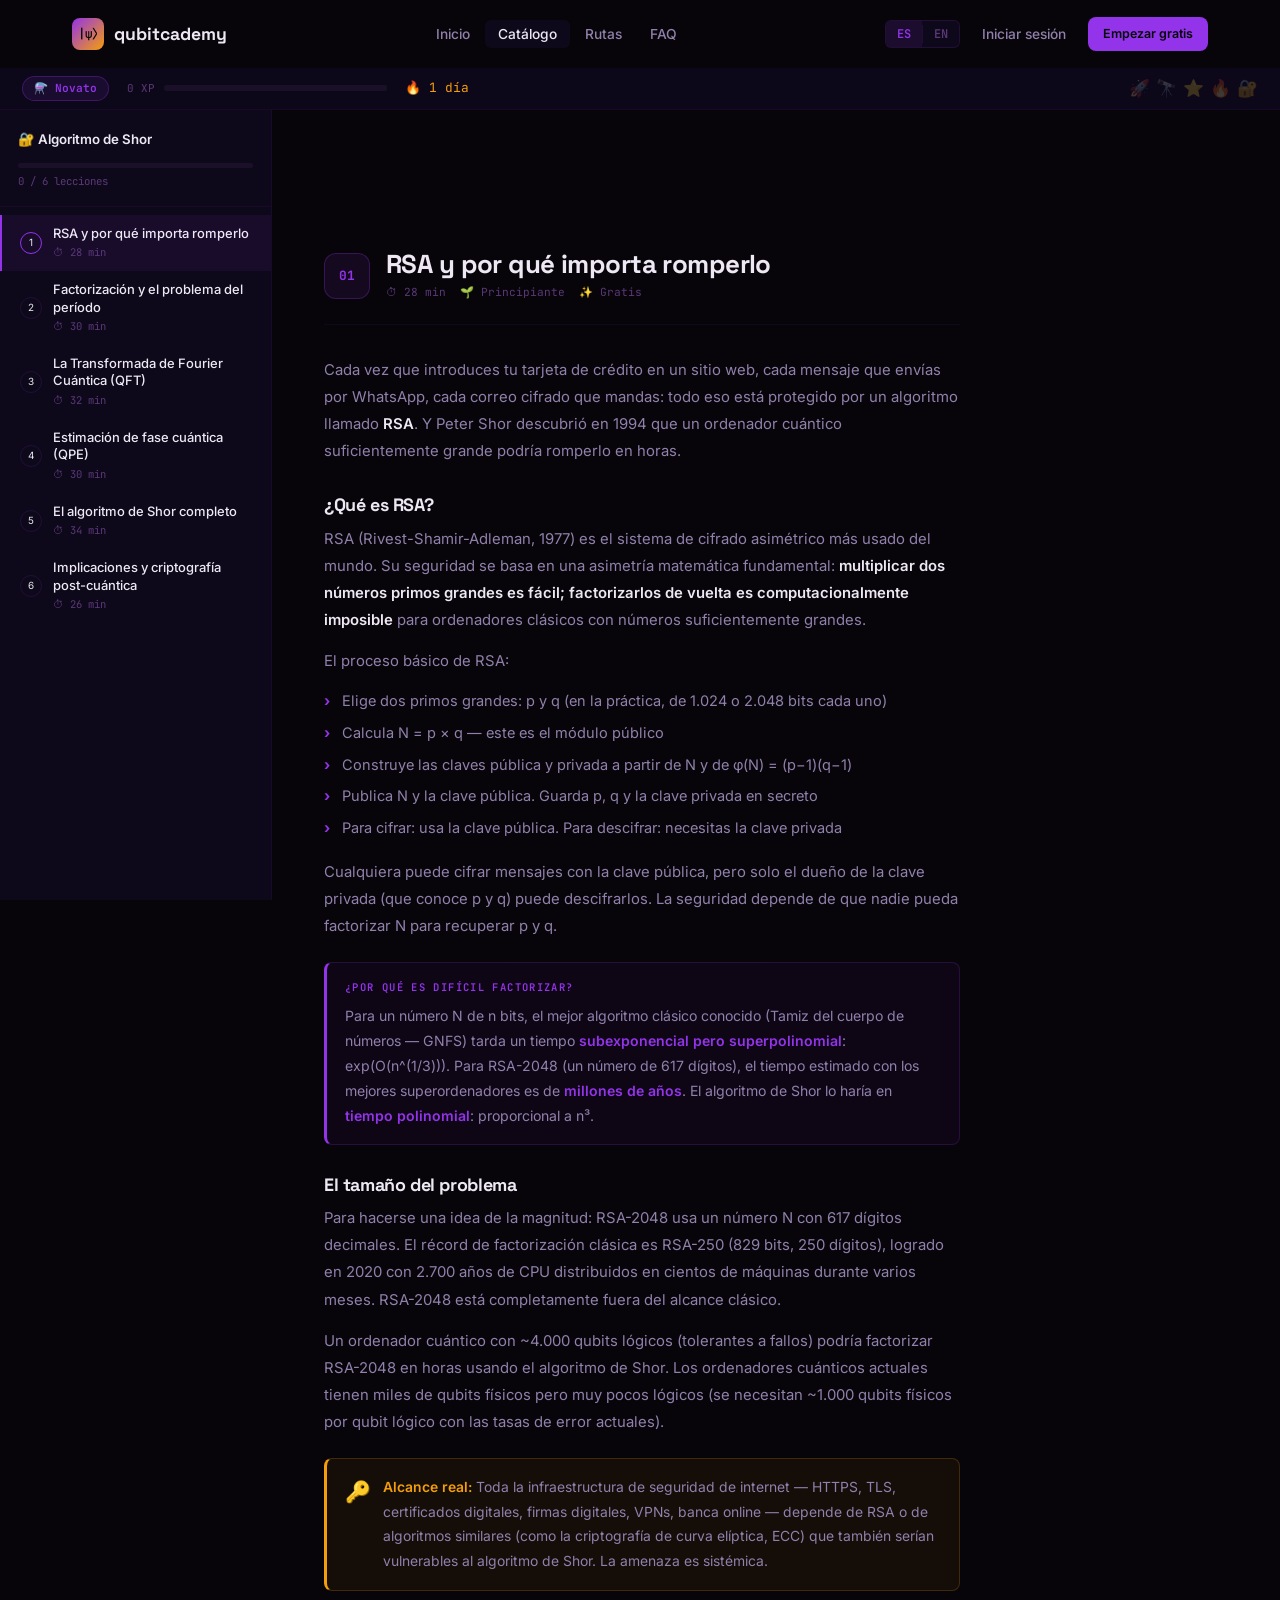
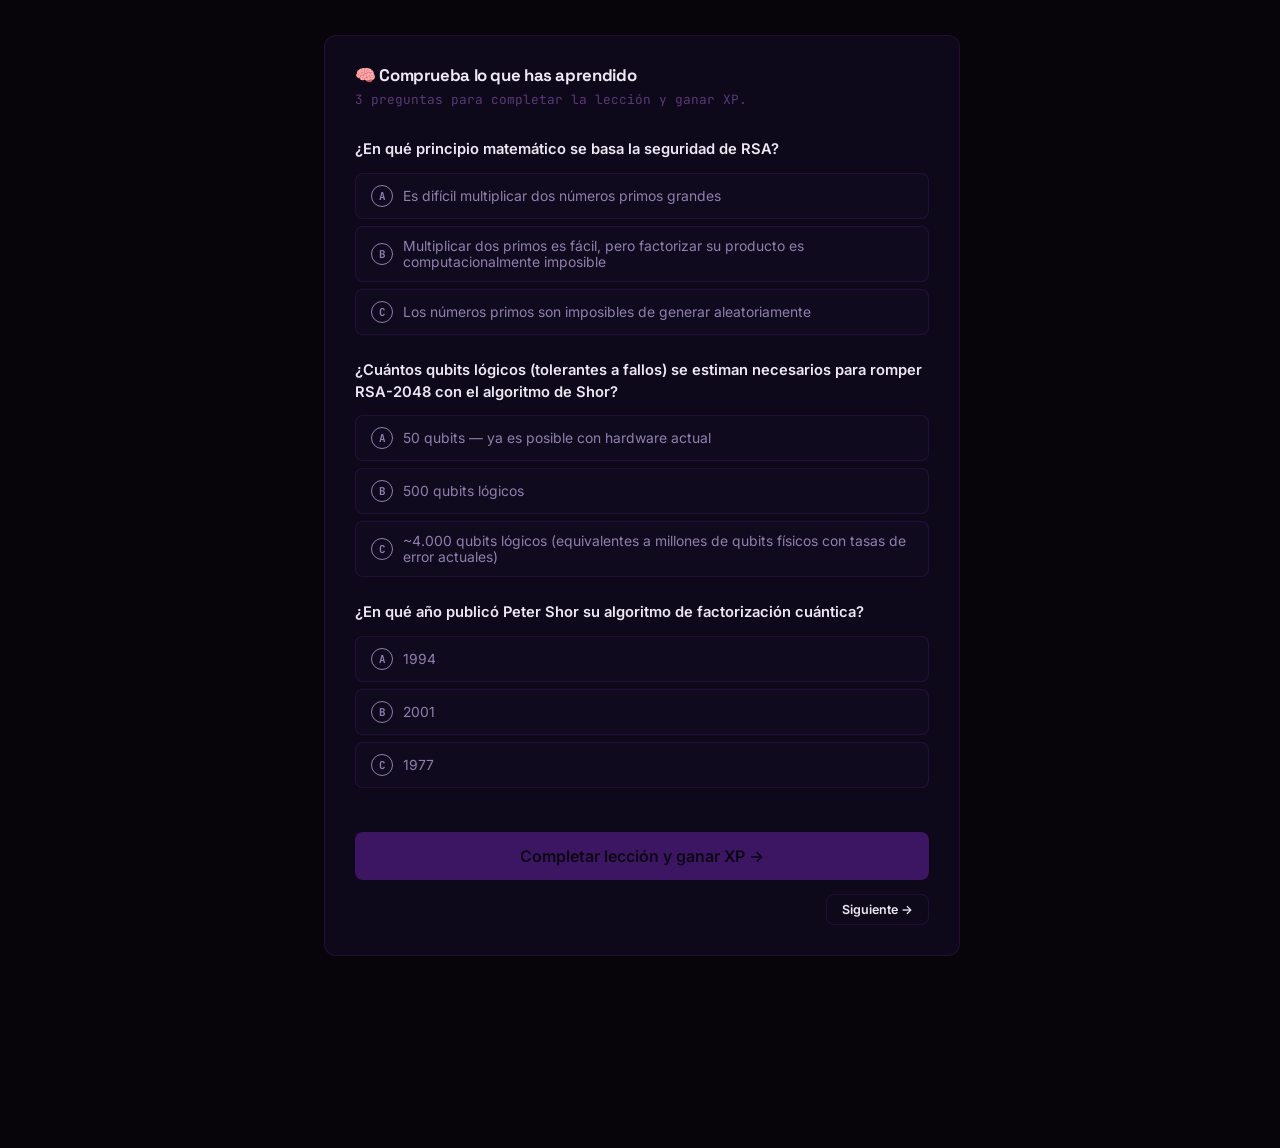
<file: courses/shor.html>
<!DOCTYPE html>
<html lang="es">
<head>
  <meta charset="UTF-8" />
  <meta name="viewport" content="width=device-width, initial-scale=1.0" />
  <title>Algoritmo de Shor — Qubitcademy</title>
  <link rel="icon" type="image/svg+xml" href="data:image/svg+xml,<svg xmlns='http://www.w3.org/2000/svg' viewBox='0 0 32 32'><rect width='32' height='32' rx='8' fill='%239333ea'/><text x='50%' y='55%' text-anchor='middle' dominant-baseline='middle' font-family='monospace' font-size='14' font-weight='600' fill='%23fff'>Q</text></svg>" />
  <link rel="stylesheet" href="../css/style.css" />
  <style>
  #xp-hud { position:fixed;top:var(--nav-h);left:0;right:0;height:42px;background:rgba(14,9,26,0.97);backdrop-filter:blur(14px);border-bottom:1px solid var(--border);z-index:90;display:flex;align-items:center;gap:18px;padding:0 22px; }
  .hud-level { display:flex;align-items:center;gap:6px;font-family:var(--font-m);font-size:0.7rem;font-weight:600;white-space:nowrap;color:var(--cyan);background:var(--cyan-dim);border:1px solid rgba(147,51,234,0.3);border-radius:100px;padding:3px 11px; }
  .hud-xp-wrap { display:flex;align-items:center;gap:9px;flex:1;max-width:260px; }
  .hud-xp-label { font-family:var(--font-m);font-size:0.68rem;color:var(--text-3);white-space:nowrap; }
  .hud-xp-track { flex:1;height:6px;background:var(--bg-3);border-radius:3px;overflow:hidden; }
  .hud-xp-fill  { height:100%;border-radius:3px;background:linear-gradient(90deg,var(--cyan),var(--violet));transition:width 0.6s var(--ease); }
  .hud-streak   { display:flex;align-items:center;gap:5px;font-family:var(--font-m);font-size:0.8rem;color:var(--amber);white-space:nowrap; }
  .hud-badges   { display:flex;gap:6px;margin-left:auto; }
  .hud-badge    { font-size:1.05rem;opacity:0.2;transition:opacity 0.4s,transform 0.4s; }
  .hud-badge.earned { opacity:1;transform:scale(1.15); }
  body { overflow-x:hidden; }
  .cl-wrap { display:grid;grid-template-columns:272px 1fr;margin-top:calc(var(--nav-h) + 42px);min-height:calc(100vh - var(--nav-h) - 42px); }
  .cl-sidebar { position:sticky;top:calc(var(--nav-h) + 42px);height:calc(100vh - var(--nav-h) - 42px);overflow-y:auto;border-right:1px solid var(--border);background:var(--bg-2);display:flex;flex-direction:column;scrollbar-width:thin;scrollbar-color:var(--bg-3) transparent; }
  .cl-sb-head { padding:20px 18px 16px;border-bottom:1px solid var(--border); }
  .cl-sb-title { font-size:0.83rem;font-weight:600;line-height:1.4;margin-bottom:14px;color:var(--text); }
  .cl-prog-bar  { height:5px;background:var(--bg-3);border-radius:3px;overflow:hidden;margin-bottom:5px; }
  .cl-prog-fill { height:100%;border-radius:3px;background:linear-gradient(90deg,var(--cyan),var(--violet));transition:width 0.6s var(--ease); }
  .cl-prog-text { font-family:var(--font-m);font-size:0.67rem;color:var(--text-3); }
  .cl-list { list-style:none;padding:8px 0 24px;flex:1; }
  .cl-item { display:flex;align-items:center;gap:11px;padding:10px 18px;cursor:pointer;transition:background 0.18s;border-left:2px solid transparent; }
  .cl-item:hover { background:var(--bg-3); }
  .cl-item.active { background:rgba(147,51,234,0.08);border-left-color:var(--cyan); }
  .cl-item.done   { opacity:0.72; }
  .cl-check { width:22px;height:22px;border-radius:50%;flex-shrink:0;border:1.5px solid var(--border-md);display:flex;align-items:center;justify-content:center;font-size:0.62rem;transition:all 0.3s; }
  .cl-item.done   .cl-check { background:rgba(16,185,129,0.15);border-color:var(--green);color:var(--green); }
  .cl-item.active .cl-check { border-color:var(--cyan); }
  .cl-item-info { flex:1;min-width:0; }
  .cl-item-name { font-size:0.81rem;font-weight:500;line-height:1.35;color:var(--text); }
  .cl-item-dur  { font-family:var(--font-m);font-size:0.66rem;color:var(--text-3);margin-top:2px; }
  .cl-main { padding:44px 52px 96px;max-width:740px; }
  .cl-lesson { display:none;animation:fadeUp 0.38s var(--ease); }
  .cl-lesson.active { display:block; }
  @keyframes fadeUp { from{opacity:0;transform:translateY(14px)}to{opacity:1;transform:translateY(0)} }
  .lh { display:flex;align-items:center;gap:16px;margin-bottom:32px;padding-bottom:22px;border-bottom:1px solid var(--border); }
  .lh-badge { width:46px;height:46px;border-radius:12px;flex-shrink:0;background:var(--cyan-dim);border:1px solid rgba(147,51,234,0.28);display:flex;align-items:center;justify-content:center;font-family:var(--font-m);font-size:0.8rem;font-weight:700;color:var(--cyan); }
  .lh-info h1  { font-size:1.62rem;margin-bottom:5px; }
  .lh-meta     { display:flex;gap:14px; }
  .lh-meta span { font-family:var(--font-m);font-size:0.7rem;color:var(--text-3); }
  .lb h2 { font-size:1.12rem;margin:30px 0 10px; }
  .lb p  { font-size:0.93rem;color:var(--text-2);line-height:1.82;margin-bottom:14px; }
  .lb strong { color:var(--text);font-weight:600; }
  .lb ul { padding-left:0;list-style:none;margin:12px 0 18px;display:flex;flex-direction:column;gap:7px; }
  .lb li { font-size:0.91rem;color:var(--text-2);padding-left:18px;position:relative;line-height:1.7; }
  .lb li::before { content:'›';position:absolute;left:0;color:var(--cyan);font-weight:700; }
  .concept-box { background:rgba(147,51,234,0.055);border:1px solid rgba(147,51,234,0.2);border-left:3px solid var(--cyan);border-radius:var(--r-sm);padding:16px 18px;margin:22px 0; }
  .concept-box .cb-tag { font-family:var(--font-m);font-size:0.66rem;font-weight:600;color:var(--cyan);letter-spacing:0.13em;text-transform:uppercase;margin-bottom:7px; }
  .concept-box p { font-size:0.88rem;color:var(--text-2);margin:0;line-height:1.78; }
  .concept-box strong { color:var(--cyan); }
  .fact-box { background:rgba(245,158,11,0.055);border:1px solid rgba(245,158,11,0.2);border-left:3px solid var(--violet);border-radius:var(--r-sm);padding:16px 18px;margin:22px 0;display:flex;gap:12px; }
  .fact-icon { font-size:1.3rem;flex-shrink:0; }
  .fact-box p { font-size:0.87rem;color:var(--text-2);margin:0;line-height:1.78; }
  .fact-box strong { color:var(--violet); }
  .math-box { background:var(--bg-3);border:1px solid var(--border-md);border-radius:var(--r-sm);padding:14px 18px;margin:18px 0;font-family:var(--font-m);font-size:1.05rem;color:var(--text);text-align:center;letter-spacing:0.04em; }
  .quiz-block { background:var(--bg-2);border:1px solid var(--border-md);border-radius:var(--r);padding:30px;margin-top:44px; }
  .quiz-block > h2   { font-size:1.05rem;margin-bottom:5px; }
  .quiz-block > p    { font-size:0.8rem;color:var(--text-3);font-family:var(--font-m);margin-bottom:28px; }
  .quiz-q            { margin-bottom:24px; }
  .quiz-q-text       { font-size:0.92rem;font-weight:600;margin-bottom:12px;line-height:1.52; }
  .quiz-opts         { display:flex;flex-direction:column;gap:7px; }
  .quiz-opt { display:flex;align-items:center;gap:10px;padding:11px 15px;border-radius:var(--r-sm);border:1px solid var(--border-md);background:var(--bg-card);cursor:pointer;text-align:left;font-size:0.87rem;color:var(--text-2);font-family:var(--font-b);transition:all 0.18s;width:100%; }
  .quiz-opt:hover:not(:disabled) { border-color:rgba(147,51,234,0.35);color:var(--text);background:rgba(147,51,234,0.05); }
  .quiz-opt.correct { border-color:var(--green)!important;color:var(--green)!important;background:rgba(16,185,129,0.09)!important; }
  .quiz-opt.wrong   { border-color:#ef4444!important;color:#ef4444!important;background:rgba(239,68,68,0.08)!important; }
  .quiz-opt:disabled { cursor:default; }
  .quiz-opt-letter  { width:22px;height:22px;border-radius:50%;border:1px solid currentColor;flex-shrink:0;display:flex;align-items:center;justify-content:center;font-family:var(--font-m);font-size:0.68rem;font-weight:700; }
  .quiz-fb { font-size:0.82rem;margin-top:9px;padding:9px 13px;border-radius:var(--r-sm);display:none;line-height:1.6; }
  .quiz-fb.show { display:block; }
  .quiz-fb.ok  { background:rgba(16,185,129,0.1);color:var(--green);border:1px solid rgba(16,185,129,0.22); }
  .quiz-fb.err { background:rgba(239,68,68,0.08);color:#ef4444;border:1px solid rgba(239,68,68,0.18); }
  .quiz-score { display:none;align-items:center;justify-content:space-between;gap:16px;padding:14px 16px;background:var(--bg-3);border-radius:var(--r-sm);margin:20px 0 0; }
  .quiz-score.show { display:flex; }
  .quiz-score-left h3 { font-size:0.92rem;margin-bottom:3px; }
  .quiz-score-left p  { font-size:0.78rem;color:var(--text-3);font-family:var(--font-m); }
  .quiz-score-stars   { font-size:1.4rem;letter-spacing:2px; }
  .complete-btn { width:100%;justify-content:center;margin-top:20px;opacity:0.35;pointer-events:none;transition:opacity 0.3s;font-size:1rem;padding:14px; }
  .complete-btn.ready { opacity:1;pointer-events:auto; }
  .lesson-nav { display:flex;justify-content:space-between;margin-top:14px;gap:10px; }
  #lesson-done { text-align:center;padding:48px 24px; }
  #badge-modal { position:fixed;inset:0;background:rgba(0,0,0,0.72);display:flex;align-items:center;justify-content:center;z-index:500;opacity:0;pointer-events:none;transition:opacity 0.3s; }
  #badge-modal.show { opacity:1;pointer-events:auto; }
  .bm-box { background:var(--bg-2);border:1px solid var(--border-hi);border-radius:20px;padding:48px 40px;text-align:center;max-width:340px;width:90%;transform:scale(0.82);transition:transform 0.35s var(--ease);box-shadow:0 32px 80px rgba(147,51,234,0.25); }
  #badge-modal.show .bm-box { transform:scale(1); }
  .bm-emoji { font-size:4.5rem;display:block;margin-bottom:18px; }
  .bm-tag   { font-family:var(--font-m);font-size:0.68rem;color:var(--cyan);letter-spacing:0.13em;text-transform:uppercase;margin-bottom:9px; }
  .bm-name  { font-size:1.55rem;font-weight:700;margin-bottom:10px; }
  .bm-desc  { font-size:0.88rem;color:var(--text-2);line-height:1.68;margin-bottom:26px; }
  #xp-toast { position:fixed;bottom:26px;right:26px;background:var(--bg-2);border:1px solid var(--border-hi);border-radius:12px;padding:13px 18px;display:flex;align-items:center;gap:12px;z-index:600;transform:translateY(76px);opacity:0;transition:all 0.38s var(--ease);box-shadow:0 12px 40px rgba(147,51,234,0.2);min-width:210px; }
  #xp-toast.show { transform:translateY(0);opacity:1; }
  .toast-icon  { font-size:1.5rem;flex-shrink:0; }
  .toast-title { font-size:0.92rem;font-weight:700;color:var(--text); }
  .toast-sub   { font-size:0.76rem;color:var(--text-3);font-family:var(--font-m);margin-top:2px; }
  #confetti { position:fixed;inset:0;pointer-events:none;z-index:700;overflow:hidden; }
  .cp { position:absolute;top:-12px;border-radius:2px;animation:fall linear forwards; }
  @keyframes fall { 0%{top:-12px;opacity:1;transform:rotate(0deg) translateX(0)}80%{opacity:1}100%{top:110vh;opacity:0;transform:rotate(800deg) translateX(var(--tx))} }
  .sidebar-fab { display:none; }
  @media (max-width:860px) {
    .cl-wrap { grid-template-columns:1fr; }
    .cl-sidebar { position:fixed;left:-280px;top:calc(var(--nav-h) + 42px);height:calc(100vh - var(--nav-h) - 42px);transition:left 0.32s var(--ease);z-index:80;box-shadow:6px 0 28px rgba(0,0,0,0.5);width:272px; }
    .cl-sidebar.open { left:0; }
    .cl-main { padding:30px 22px 80px; }
    .sidebar-fab { display:flex;position:fixed;bottom:18px;left:18px;z-index:85;background:var(--cyan);color:var(--bg);border:none;border-radius:50%;width:48px;height:48px;align-items:center;justify-content:center;cursor:pointer;box-shadow:0 4px 20px rgba(147,51,234,0.45);font-size:1.2rem; }
  }
  @media (max-width:640px) {
    .hud-streak,.hud-badges { display:none; }
    .lh-info h1 { font-size:1.3rem; }
    .cl-main { padding:24px 16px 80px; }
  }
  </style>
</head>
<body>

<nav id="nav">
  <div class="container"><div class="nav-inner">
    <a href="../index.html" class="nav-logo"><div class="nav-logo-mark">|ψ⟩</div><span>qubitcademy</span></a>
    <ul class="nav-links">
      <li><a href="../index.html" data-i18n="nav.home">Inicio</a></li>
      <li><a href="../catalogue.html" class="active" data-i18n="nav.catalogue">Catálogo</a></li>
      <li><a href="../paths.html" data-i18n="nav.paths">Rutas</a></li>
      <li><a href="../faq.html" data-i18n="nav.faq">FAQ</a></li>
    </ul>
    <div class="nav-right">
      <div class="lang-switcher"><button class="lang-btn active" data-lang="es">ES</button><div class="lang-sep"></div><button class="lang-btn" data-lang="en">EN</button></div>
      <a href="#" class="nav-login" data-i18n="nav.login">Iniciar sesión</a>
      <a href="#" class="btn btn-primary btn-sm" data-i18n="nav.cta">Empezar gratis</a>
    </div>
    <button class="nav-toggle" aria-label="Abrir menú" aria-expanded="false">
      <svg width="22" height="22" viewBox="0 0 22 22" fill="none" stroke="currentColor" stroke-width="2"><line x1="3" y1="6" x2="19" y2="6"/><line x1="3" y1="11" x2="19" y2="11"/><line x1="3" y1="16" x2="19" y2="16"/></svg>
    </button>
  </div></div>
</nav>
<div class="nav-mobile">
  <a href="../index.html">Inicio</a><a href="../catalogue.html">Catálogo</a><a href="../paths.html">Rutas</a><a href="../faq.html">FAQ</a>
  <div class="nav-mobile-lang"><button class="lang-btn active" data-lang="es">ES</button><div class="lang-sep"></div><button class="lang-btn" data-lang="en">EN</button></div>
  <div class="nav-mobile-footer"><a href="#" class="btn btn-ghost">Iniciar sesión</a><a href="#" class="btn btn-primary">Empezar gratis</a></div>
</div>

<div id="xp-hud">
  <div class="hud-level" id="hud-level">⚗️ Novato</div>
  <div class="hud-xp-wrap">
    <span class="hud-xp-label" id="hud-xp-label">0 XP</span>
    <div class="hud-xp-track"><div class="hud-xp-fill" id="hud-xp-fill" style="width:0%"></div></div>
  </div>
  <div class="hud-streak" id="hud-streak">🔥 0 días</div>
  <div class="hud-badges">
    <span class="hud-badge" id="hb-0" title="Primer Paso">🚀</span>
    <span class="hud-badge" id="hb-1" title="Explorador">🔭</span>
    <span class="hud-badge" id="hb-2" title="Quiz Perfecto">⭐</span>
    <span class="hud-badge" id="hb-3" title="En Racha">🔥</span>
    <span class="hud-badge" id="hb-4" title="Criptógrafo Cuántico">🔐</span>
  </div>
</div>

<div class="cl-wrap">
  <aside class="cl-sidebar" id="cl-sidebar">
    <div class="cl-sb-head">
      <div class="cl-sb-title">🔐 Algoritmo de Shor</div>
      <div class="cl-prog-bar"><div class="cl-prog-fill" id="cl-prog" style="width:0%"></div></div>
      <div class="cl-prog-text" id="cl-prog-text">0 / 6 lecciones</div>
    </div>
    <ul class="cl-list" id="cl-list">
      <li class="cl-item active" data-lesson="0"><div class="cl-check" id="ck-0">1</div><div class="cl-item-info"><div class="cl-item-name">RSA y por qué importa romperlo</div><div class="cl-item-dur">⏱ 28 min</div></div></li>
      <li class="cl-item" data-lesson="1"><div class="cl-check" id="ck-1">2</div><div class="cl-item-info"><div class="cl-item-name">Factorización y el problema del período</div><div class="cl-item-dur">⏱ 30 min</div></div></li>
      <li class="cl-item" data-lesson="2"><div class="cl-check" id="ck-2">3</div><div class="cl-item-info"><div class="cl-item-name">La Transformada de Fourier Cuántica (QFT)</div><div class="cl-item-dur">⏱ 32 min</div></div></li>
      <li class="cl-item" data-lesson="3"><div class="cl-check" id="ck-3">4</div><div class="cl-item-info"><div class="cl-item-name">Estimación de fase cuántica (QPE)</div><div class="cl-item-dur">⏱ 30 min</div></div></li>
      <li class="cl-item" data-lesson="4"><div class="cl-check" id="ck-4">5</div><div class="cl-item-info"><div class="cl-item-name">El algoritmo de Shor completo</div><div class="cl-item-dur">⏱ 34 min</div></div></li>
      <li class="cl-item" data-lesson="5"><div class="cl-check" id="ck-5">6</div><div class="cl-item-info"><div class="cl-item-name">Implicaciones y criptografía post-cuántica</div><div class="cl-item-dur">⏱ 26 min</div></div></li>
    </ul>
  </aside>

  <main class="cl-main" id="cl-main">

    <!-- ══════════ LECCIÓN 1 ══════════ -->
    <section class="cl-lesson active" id="lesson-0">
      <div class="lh">
        <div class="lh-badge">01</div>
        <div class="lh-info">
          <h1>RSA y por qué importa romperlo</h1>
          <div class="lh-meta"><span>⏱ 28 min</span><span>🌱 Principiante</span><span>✨ Gratis</span></div>
        </div>
      </div>
      <div class="lb">
        <p>Cada vez que introduces tu tarjeta de crédito en un sitio web, cada mensaje que envías por WhatsApp, cada correo cifrado que mandas: todo eso está protegido por un algoritmo llamado <strong>RSA</strong>. Y Peter Shor descubrió en 1994 que un ordenador cuántico suficientemente grande podría romperlo en horas.</p>

        <h2>¿Qué es RSA?</h2>
        <p>RSA (Rivest-Shamir-Adleman, 1977) es el sistema de cifrado asimétrico más usado del mundo. Su seguridad se basa en una asimetría matemática fundamental: <strong>multiplicar dos números primos grandes es fácil; factorizarlos de vuelta es computacionalmente imposible</strong> para ordenadores clásicos con números suficientemente grandes.</p>
        <p>El proceso básico de RSA:</p>
        <ul>
          <li>Elige dos primos grandes: p y q (en la práctica, de 1.024 o 2.048 bits cada uno)</li>
          <li>Calcula N = p × q — este es el módulo público</li>
          <li>Construye las claves pública y privada a partir de N y de φ(N) = (p−1)(q−1)</li>
          <li>Publica N y la clave pública. Guarda p, q y la clave privada en secreto</li>
          <li>Para cifrar: usa la clave pública. Para descifrar: necesitas la clave privada</li>
        </ul>
        <p>Cualquiera puede cifrar mensajes con la clave pública, pero solo el dueño de la clave privada (que conoce p y q) puede descifrarlos. La seguridad depende de que nadie pueda factorizar N para recuperar p y q.</p>

        <div class="concept-box">
          <div class="cb-tag">¿Por qué es difícil factorizar?</div>
          <p>Para un número N de n bits, el mejor algoritmo clásico conocido (Tamiz del cuerpo de números — GNFS) tarda un tiempo <strong>subexponencial pero superpolinomial</strong>: exp(O(n^(1/3))). Para RSA-2048 (un número de 617 dígitos), el tiempo estimado con los mejores superordenadores es de <strong>millones de años</strong>. El algoritmo de Shor lo haría en <strong>tiempo polinomial</strong>: proporcional a n³.</p>
        </div>

        <h2>El tamaño del problema</h2>
        <p>Para hacerse una idea de la magnitud: RSA-2048 usa un número N con 617 dígitos decimales. El récord de factorización clásica es RSA-250 (829 bits, 250 dígitos), logrado en 2020 con 2.700 años de CPU distribuidos en cientos de máquinas durante varios meses. RSA-2048 está completamente fuera del alcance clásico.</p>
        <p>Un ordenador cuántico con ~4.000 qubits lógicos (tolerantes a fallos) podría factorizar RSA-2048 en horas usando el algoritmo de Shor. Los ordenadores cuánticos actuales tienen miles de qubits físicos pero muy pocos lógicos (se necesitan ~1.000 qubits físicos por qubit lógico con las tasas de error actuales).</p>

        <div class="fact-box">
          <span class="fact-icon">🔑</span>
          <p><strong>Alcance real:</strong> Toda la infraestructura de seguridad de internet — HTTPS, TLS, certificados digitales, firmas digitales, VPNs, banca online — depende de RSA o de algoritmos similares (como la criptografía de curva elíptica, ECC) que también serían vulnerables al algoritmo de Shor. La amenaza es sistémica.</p>
        </div>
      </div>
      <div class="quiz-block">
        <h2>🧠 Comprueba lo que has aprendido</h2>
        <p>3 preguntas para completar la lección y ganar XP.</p>
        <div class="quiz-q" data-answered="false">
          <div class="quiz-q-text">¿En qué principio matemático se basa la seguridad de RSA?</div>
          <div class="quiz-opts" data-correct="1">
            <button class="quiz-opt" data-idx="0"><span class="quiz-opt-letter">A</span> Es difícil multiplicar dos números primos grandes</button>
            <button class="quiz-opt" data-idx="1"><span class="quiz-opt-letter">B</span> Multiplicar dos primos es fácil, pero factorizar su producto es computacionalmente imposible</button>
            <button class="quiz-opt" data-idx="2"><span class="quiz-opt-letter">C</span> Los números primos son imposibles de generar aleatoriamente</button>
          </div>
          <div class="quiz-fb ok">✓ ¡Correcto! RSA explota la asimetría: multiplicar p × q es trivial (microsegundos), pero dado N = p × q, recuperar p y q lleva millones de años con los mejores algoritmos clásicos.</div>
          <div class="quiz-fb err">✗ No es correcto. La seguridad de RSA se basa en que es fácil calcular N = p × q pero prácticamente imposible hacer la operación inversa: dado N, encontrar sus factores primos p y q.</div>
        </div>
        <div class="quiz-q" data-answered="false">
          <div class="quiz-q-text">¿Cuántos qubits lógicos (tolerantes a fallos) se estiman necesarios para romper RSA-2048 con el algoritmo de Shor?</div>
          <div class="quiz-opts" data-correct="2">
            <button class="quiz-opt" data-idx="0"><span class="quiz-opt-letter">A</span> 50 qubits — ya es posible con hardware actual</button>
            <button class="quiz-opt" data-idx="1"><span class="quiz-opt-letter">B</span> 500 qubits lógicos</button>
            <button class="quiz-opt" data-idx="2"><span class="quiz-opt-letter">C</span> ~4.000 qubits lógicos (equivalentes a millones de qubits físicos con tasas de error actuales)</button>
          </div>
          <div class="quiz-fb ok">✓ ¡Exacto! Se estiman ~4.000 qubits lógicos perfectos para RSA-2048. Con las tasas de error actuales (~1% por puerta), se necesitarían millones de qubits físicos. Estamos décadas lejos de esto.</div>
          <div class="quiz-fb err">✗ No es correcto. Romper RSA-2048 requiere ~4.000 qubits lógicos tolerantes a fallos. Con los qubits físicos actuales (con errores), eso equivale a millones de qubits físicos — muy lejos de las capacidades actuales.</div>
        </div>
        <div class="quiz-q" data-answered="false">
          <div class="quiz-q-text">¿En qué año publicó Peter Shor su algoritmo de factorización cuántica?</div>
          <div class="quiz-opts" data-correct="0">
            <button class="quiz-opt" data-idx="0"><span class="quiz-opt-letter">A</span> 1994</button>
            <button class="quiz-opt" data-idx="1"><span class="quiz-opt-letter">B</span> 2001</button>
            <button class="quiz-opt" data-idx="2"><span class="quiz-opt-letter">C</span> 1977</button>
          </div>
          <div class="quiz-fb ok">✓ ¡Correcto! Peter Shor publicó su algoritmo en 1994, en el simposio FOCS. Fue un resultado revolucionario que demostró que los ordenadores cuánticos tendrían ventaja exponencial sobre los clásicos en problemas prácticos relevantes.</div>
          <div class="quiz-fb err">✗ No es correcto. Shor publicó su algoritmo en 1994 en el simposio FOCS. RSA fue inventado en 1977 y en 2001 IBM implementó Shor en un ordenador cuántico de 7 qubits para factorizar el número 15.</div>
        </div>
        <div class="quiz-score" id="qs-0"><div class="quiz-score-left"><h3 id="qs-0-title">Puntuación</h3><p id="qs-0-sub"></p></div><div class="quiz-score-stars" id="qs-0-stars"></div></div>
        <button class="btn btn-primary complete-btn" data-lesson="0">Completar lección y ganar XP →</button>
        <div class="lesson-nav"><span></span><button class="btn btn-ghost btn-sm" onclick="COURSE.go(1)">Siguiente →</button></div>
      </div>
    </section>

    <!-- ══════════ LECCIÓN 2 ══════════ -->
    <section class="cl-lesson" id="lesson-1">
      <div class="lh">
        <div class="lh-badge">02</div>
        <div class="lh-info">
          <h1>Factorización y el problema del período</h1>
          <div class="lh-meta"><span>⏱ 30 min</span><span>🟡 Intermedio</span><span>✨ Gratis</span></div>
        </div>
      </div>
      <div class="lb">
        <p>El genio de Shor fue darse cuenta de que <strong>factorizar un número es equivalente a encontrar el período de una función periódica</strong>. Y encontrar períodos es exactamente lo que los ordenadores cuánticos hacen de forma exponencialmente eficiente mediante la interferencia. Esta reducción transforma un problema computacionalmente duro en uno que la mecánica cuántica puede resolver.</p>

        <h2>De la factorización al período: la reducción clave</h2>
        <p>Dado el número N que queremos factorizar, el algoritmo de Shor usa el siguiente truco matemático clásico:</p>
        <ol style="list-style:decimal;padding-left:20px;color:var(--text-2);font-size:0.91rem;line-height:1.9;">
          <li>Elige un número aleatorio <strong>a</strong> con 1 &lt; a &lt; N y mcd(a, N) = 1 (coprimo con N)</li>
          <li>Define la función <strong>f(x) = aˣ mod N</strong></li>
          <li>Esta función es periódica: existe un período r tal que f(x+r) = f(x) para todo x</li>
          <li>Si r es par y a^(r/2) ≠ −1 (mod N), entonces mcd(a^(r/2) ± 1, N) da un factor no trivial de N</li>
        </ol>
        <p>El paso clásico más costoso es el paso 3: encontrar el período r de f(x) = aˣ mod N. Para N grande, r puede ser enorme (hasta N), lo que haría que una búsqueda directa tomara tiempo exponencial. Aquí es donde entra la computación cuántica.</p>

        <div class="math-box">f(x) = aˣ mod N &nbsp;&nbsp; es periódica con período r &nbsp;&nbsp; f(x+r) = f(x)</div>

        <h2>Un ejemplo concreto: factorizar 15</h2>
        <p>Factorizamos N = 15 eligiendo a = 7:</p>
        <ul>
          <li>f(0) = 7⁰ mod 15 = 1</li>
          <li>f(1) = 7¹ mod 15 = 7</li>
          <li>f(2) = 7² mod 15 = 49 mod 15 = 4</li>
          <li>f(3) = 7³ mod 15 = 343 mod 15 = 13</li>
          <li>f(4) = 7⁴ mod 15 = 2401 mod 15 = 1 → ¡período r = 4!</li>
        </ul>
        <p>Con r = 4 (par): a^(r/2) = 7² = 49 mod 15 = 4. Entonces:</p>
        <div class="math-box">mcd(4 + 1, 15) = mcd(5, 15) = 5 ✓ &nbsp;&nbsp;&nbsp; mcd(4 − 1, 15) = mcd(3, 15) = 3 ✓</div>
        <p>¡Encontramos 5 × 3 = 15! La parte cuántica es encontrar r = 4 eficientemente para números enormes donde no podemos calcular f(x) para todo x.</p>

        <div class="concept-box">
          <div class="cb-tag">¿Por qué funciona esta reducción?</div>
          <p>Si r es par y a^(r/2) ≢ ±1 (mod N), entonces a^(r/2) − 1 y a^(r/2) + 1 deben compartir factores con N. Esto se deduce del Teorema Chino del Resto y de la estructura de grupo del anillo ℤ/Nℤ. Shor demostró que una base aleatoria a produce un r válido con probabilidad al menos 1/2, así que hay pocas repeticiones necesarias.</p>
        </div>

        <div class="fact-box">
          <span class="fact-icon">🧮</span>
          <p><strong>La primera implementación:</strong> En 2001, un equipo de IBM liderado por Isaac Chuang implementó el algoritmo de Shor en un ordenador cuántico de <strong>7 qubits basado en resonancia magnética nuclear (RMN)</strong> y factorizó con éxito el número 15 = 3 × 5. Fue la primera demostración experimental del algoritmo.</p>
        </div>
      </div>
      <div class="quiz-block">
        <h2>🧠 Comprueba lo que has aprendido</h2>
        <p>¡A por el quiz perfecto!</p>
        <div class="quiz-q" data-answered="false">
          <div class="quiz-q-text">¿Cuál es la reducción clave que permite a Shor usar la computación cuántica para factorizar?</div>
          <div class="quiz-opts" data-correct="0">
            <button class="quiz-opt" data-idx="0"><span class="quiz-opt-letter">A</span> Factorizar N se reduce a encontrar el período r de f(x) = aˣ mod N</button>
            <button class="quiz-opt" data-idx="1"><span class="quiz-opt-letter">B</span> Factorizar N se reduce a resolver un sistema de ecuaciones lineales</button>
            <button class="quiz-opt" data-idx="2"><span class="quiz-opt-letter">C</span> Factorizar N se reduce a buscar en una tabla de primos</button>
          </div>
          <div class="quiz-fb ok">✓ ¡Correcto! Shor reduce la factorización al problema de encontrar el período de f(x) = aˣ mod N, que los ordenadores cuánticos pueden resolver eficientemente mediante la QFT.</div>
          <div class="quiz-fb err">✗ No es correcto. La reducción clave de Shor es que factorizar N equivale a encontrar el período r de la función f(x) = aˣ mod N. Esto convierte un problema duro clásicamente en uno abordable cuánticamente.</div>
        </div>
        <div class="quiz-q" data-answered="false">
          <div class="quiz-q-text">En el ejemplo de factorizar 15 con a=7, se encontró r=4. ¿Qué fórmula da los factores?</div>
          <div class="quiz-opts" data-correct="2">
            <button class="quiz-opt" data-idx="0"><span class="quiz-opt-letter">A</span> mcd(a^r ± 1, N)</button>
            <button class="quiz-opt" data-idx="1"><span class="quiz-opt-letter">B</span> mcd(a + r, N)</button>
            <button class="quiz-opt" data-idx="2"><span class="quiz-opt-letter">C</span> mcd(a^(r/2) ± 1, N)</button>
          </div>
          <div class="quiz-fb ok">✓ ¡Exacto! Con el período r (par), calculamos a^(r/2) mod N y luego mcd(a^(r/2) ± 1, N). Si el resultado es no trivial (diferente de 1 y N), hemos encontrado un factor.</div>
          <div class="quiz-fb err">✗ No es correcto. La fórmula correcta es mcd(a^(r/2) ± 1, N). Usamos la mitad del período (r/2), por eso r debe ser par para que el método funcione.</div>
        </div>
        <div class="quiz-q" data-answered="false">
          <div class="quiz-q-text">¿Qué ocurre si la base aleatoria a elegida no produce un período r válido (impar o a^(r/2) ≡ −1)?</div>
          <div name="quiz-opts" class="quiz-opts" data-correct="1">
            <button class="quiz-opt" data-idx="0"><span class="quiz-opt-letter">A</span> El algoritmo falla definitivamente y hay que buscar otro método</button>
            <button class="quiz-opt" data-idx="1"><span class="quiz-opt-letter">B</span> Se elige otra base aleatoria y se repite — la probabilidad de éxito por intento es ≥ 1/2</button>
            <button class="quiz-opt" data-idx="2"><span class="quiz-opt-letter">C</span> Se aumenta el número de qubits y se reintenta con la misma base</button>
          </div>
          <div class="quiz-fb ok">✓ ¡Perfecto! Shor demostró que una base aleatoria produce un r válido con probabilidad ≥ 1/2. Si falla, simplemente se elige otra base. En promedio se necesitan pocas repeticiones.</div>
          <div class="quiz-fb err">✗ No es correcto. Si la base no da un r válido, simplemente se elige otra base aleatoria. La probabilidad de que una base dé un período válido es ≥ 50%, así que en pocas repeticiones se encuentra uno.</div>
        </div>
        <div class="quiz-score" id="qs-1"><div class="quiz-score-left"><h3 id="qs-1-title">Puntuación</h3><p id="qs-1-sub"></p></div><div class="quiz-score-stars" id="qs-1-stars"></div></div>
        <button class="btn btn-primary complete-btn" data-lesson="1">Completar lección y ganar XP →</button>
        <div class="lesson-nav"><button class="btn btn-ghost btn-sm" onclick="COURSE.go(0)">← Anterior</button><button class="btn btn-ghost btn-sm" onclick="COURSE.go(2)">Siguiente →</button></div>
      </div>
    </section>

    <!-- ══════════ LECCIÓN 3 ══════════ -->
    <section class="cl-lesson" id="lesson-2">
      <div class="lh">
        <div class="lh-badge">03</div>
        <div class="lh-info">
          <h1>La Transformada de Fourier Cuántica (QFT)</h1>
          <div class="lh-meta"><span>⏱ 32 min</span><span>🟡 Intermedio</span><span>✨ Gratis</span></div>
        </div>
      </div>
      <div class="lb">
        <p>La <strong>Transformada de Fourier Cuántica (QFT)</strong> es el corazón matemático del algoritmo de Shor — y de muchos otros algoritmos cuánticos. Es el análogo cuántico de la Transformada de Fourier Discreta (DFT) que se usa en procesamiento de señal, compresión de audio y miles de aplicaciones clásicas. La diferencia es que la QFT actúa sobre amplitudes cuánticas y es exponencialmente más eficiente.</p>

        <h2>Repaso: ¿qué hace la Transformada de Fourier?</h2>
        <p>La Transformada de Fourier Discreta clásica convierte una señal del <strong>dominio del tiempo</strong> (o posición) al <strong>dominio de frecuencias</strong>. Si tienes una señal periódica, su transformada tiene picos en las frecuencias correspondientes al período. Esto es exactamente lo que necesitamos: dado el estado cuántico que codifica la función f(x) = aˣ mod N (periódica con período r), la QFT produce picos en las frecuencias relacionadas con r.</p>

        <h2>La QFT matemáticamente</h2>
        <p>La QFT sobre N estados es una transformación unitaria que mapea el estado base |j⟩ a:</p>
        <div class="math-box">QFT|j⟩ = (1/√N) Σₖ e^(2πijk/N) |k⟩</div>
        <p>Donde la suma es sobre todos los estados k de 0 a N−1. Los factores e^(2πijk/N) son raíces de la unidad complejas — exactamente las fases que usa la DFT clásica. La diferencia es que la QFT opera sobre la <strong>superposición de todos los j simultáneamente</strong>.</p>

        <div class="concept-box">
          <div class="cb-tag">Ventaja exponencial de la QFT</div>
          <p>La DFT clásica sobre N puntos requiere O(N²) operaciones. El algoritmo FFT (Fast Fourier Transform) lo reduce a O(N log N). La QFT sobre N = 2ⁿ estados requiere solo O(n²) puertas cuánticas — <strong>exponencialmente más eficiente</strong> que la FFT clásica. Para n = 100 qubits (N = 2¹⁰⁰), la FFT necesita ~10³² operaciones; la QFT necesita solo ~10.000.</p>
        </div>

        <h2>Cómo se implementa la QFT en un circuito</h2>
        <p>La QFT se implementa con un circuito elegante que usa dos tipos de puertas:</p>
        <ul>
          <li><strong>Puerta Hadamard (H):</strong> crea superposición en cada qubit</li>
          <li><strong>Puerta de fase controlada R_k:</strong> aplica una rotación de fase de 2π/2ᵏ condicionada al estado de un qubit de control</li>
        </ul>
        <p>Para n qubits, el circuito QFT usa n puertas H y n(n−1)/2 puertas R_k, más n/2 puertas SWAP para invertir el orden de los qubits al final. Total: O(n²) puertas.</p>
        <p>La estructura es recursiva: la QFT de n qubits se implementa como una H + puertas de fase + la QFT de n−1 qubits. Esta recursión es lo que da la eficiencia exponencial.</p>

        <h2>La QFT en el algoritmo de Shor</h2>
        <p>En el contexto de Shor, la QFT actúa sobre el registro de control (que contiene la superposición de todos los valores x de 0 a 2ⁿ−1 después de evaluar f(x)). La periodicidad de f(x) crea interferencia constructiva en las frecuencias múltiplas de N/r, y la QFT las convierte en picos medibles. Al medir, obtienes un múltiplo de N/r con alta probabilidad, del cual puedes recuperar r usando el algoritmo de fracciones continuas.</p>

        <div class="fact-box">
          <span class="fact-icon">🎵</span>
          <p><strong>Analogía musical:</strong> Imagina que tuvieras una canción misteriosa y quisieras saber su tempo (período). La QFT es como el analizador de espectro que transforma la onda de audio en frecuencias: el pico más alto te da directamente el tempo. Shor usa la misma idea, pero para señales cuánticas periódicas codificadas en superposición.</p>
        </div>
      </div>
      <div class="quiz-block">
        <h2>🧠 Comprueba lo que has aprendido</h2>
        <p>¡Mitad del curso! ¡Sigue así!</p>
        <div class="quiz-q" data-answered="false">
          <div class="quiz-q-text">¿Qué convierte la Transformada de Fourier Cuántica sobre un estado cuántico periódico?</div>
          <div class="quiz-opts" data-correct="2">
            <button class="quiz-opt" data-idx="0"><span class="quiz-opt-letter">A</span> Convierte el estado cuántico en un estado clásico directamente medible</button>
            <button class="quiz-opt" data-idx="1"><span class="quiz-opt-letter">B</span> Duplica la amplitud del estado correcto y anula los demás</button>
            <button class="quiz-opt" data-idx="2"><span class="quiz-opt-letter">C</span> Transforma la periodicidad en picos de amplitud en las frecuencias correspondientes</button>
          </div>
          <div class="quiz-fb ok">✓ ¡Correcto! La QFT convierte la periodicidad de la señal (período r) en picos de probabilidad en las frecuencias múltiplas de N/r, que luego se pueden medir para recuperar r.</div>
          <div class="quiz-fb err">✗ No es correcto. La QFT transforma el dominio de "posición/tiempo" al de "frecuencias". Una señal con período r produce picos en las frecuencias k·N/r, que se miden para recuperar r.</div>
        </div>
        <div class="quiz-q" data-answered="false">
          <div class="quiz-q-text">¿Cuántas puertas cuánticas necesita la QFT para n qubits, en comparación con la FFT clásica para N=2ⁿ puntos?</div>
          <div class="quiz-opts" data-correct="1">
            <button class="quiz-opt" data-idx="0"><span class="quiz-opt-letter">A</span> La misma cantidad: O(N log N) = O(2ⁿ · n)</button>
            <button class="quiz-opt" data-idx="1"><span class="quiz-opt-letter">B</span> La QFT necesita O(n²) puertas — exponencialmente menos que la FFT</button>
            <button class="quiz-opt" data-idx="2"><span class="quiz-opt-letter">C</span> La QFT necesita exactamente n puertas, una por qubit</button>
          </div>
          <div class="quiz-fb ok">✓ ¡Exacto! La QFT necesita O(n²) puertas para n qubits, mientras que la FFT clásica necesita O(N log N) = O(2ⁿ · n) operaciones. Para n=100, la diferencia es ~10.000 vs ~10³².</div>
          <div class="quiz-fb err">✗ No es correcto. La QFT sobre n qubits (N=2ⁿ estados) requiere O(n²) puertas, mientras la FFT clásica necesita O(N log N) = O(2ⁿ · n) operaciones. La ventaja es exponencial en n.</div>
        </div>
        <div class="quiz-q" data-answered="false">
          <div class="quiz-q-text">¿Qué tipos de puertas se usan en la implementación del circuito QFT?</div>
          <div class="quiz-opts" data-correct="0">
            <button class="quiz-opt" data-idx="0"><span class="quiz-opt-letter">A</span> Puertas Hadamard (H) y puertas de fase controladas (R_k)</button>
            <button class="quiz-opt" data-idx="1"><span class="quiz-opt-letter">B</span> Solo puertas CNOT organizadas en árbol binario</button>
            <button class="quiz-opt" data-idx="2"><span class="quiz-opt-letter">C</span> Puertas Toffoli (CCNOT) y puertas X (NOT)</button>
          </div>
          <div class="quiz-fb ok">✓ ¡Perfecto! La QFT usa puertas H (para crear superposición) y puertas de fase controladas R_k (para codificar las fases de las raíces de la unidad). También se añaden puertas SWAP al final para invertir el orden de los qubits.</div>
          <div class="quiz-fb err">✗ No es correcto. El circuito QFT usa puertas Hadamard (H) que crean superposición, y puertas de fase controladas R_k que aplican rotaciones de 2π/2ᵏ. Las puertas CNOT y Toffoli no son las puertas principales de la QFT.</div>
        </div>
        <div class="quiz-score" id="qs-2"><div class="quiz-score-left"><h3 id="qs-2-title">Puntuación</h3><p id="qs-2-sub"></p></div><div class="quiz-score-stars" id="qs-2-stars"></div></div>
        <button class="btn btn-primary complete-btn" data-lesson="2">Completar lección y ganar XP →</button>
        <div class="lesson-nav"><button class="btn btn-ghost btn-sm" onclick="COURSE.go(1)">← Anterior</button><button class="btn btn-ghost btn-sm" onclick="COURSE.go(3)">Siguiente →</button></div>
      </div>
    </section>

    <!-- ══════════ LECCIÓN 4 ══════════ -->
    <section class="cl-lesson" id="lesson-3">
      <div class="lh">
        <div class="lh-badge">04</div>
        <div class="lh-info">
          <h1>Estimación de fase cuántica (QPE)</h1>
          <div class="lh-meta"><span>⏱ 30 min</span><span>🟡 Intermedio</span><span>✨ Gratis</span></div>
        </div>
      </div>
      <div class="lb">
        <p>La <strong>Estimación de Fase Cuántica (QPE — Quantum Phase Estimation)</strong> es el algoritmo que combina la QFT con la aritmética modular para extraer el período r. Es un algoritmo con aplicaciones mucho más allá de Shor: se usa en química cuántica (cálculo de energías moleculares), en el algoritmo HHL para sistemas lineales, y en muchos otros contextos.</p>

        <h2>¿Qué es una fase en mecánica cuántica?</h2>
        <p>Recuerda que los estados cuánticos tienen amplitudes complejas. Cuando aplicas una puerta unitaria U a un autoestado |u⟩, el estado cambia solo por una <strong>fase global</strong>: U|u⟩ = e^(2πiφ)|u⟩. El número φ ∈ [0,1) se llama la <strong>fase de la puerta U para el autoestado |u⟩</strong>.</p>
        <p>QPE toma como entrada la puerta U y un estado |u⟩ (autoestado de U) y produce como salida una aproximación de n bits a φ. La precisión es 1/2ⁿ — más qubits, más precisión.</p>

        <div class="math-box">QPE: U, |u⟩ → |φ₀φ₁…φₙ₋₁⟩ &nbsp; donde φ ≈ φ₀.φ₁φ₂…φₙ₋₁ en binario</div>

        <h2>Estructura del circuito QPE</h2>
        <p>El circuito QPE tiene dos registros:</p>
        <ul>
          <li><strong>Registro de control</strong> (n qubits): empieza en |0⟩ⁿ, almacenará la estimación de la fase</li>
          <li><strong>Registro de trabajo</strong> (m qubits): contiene el autoestado |u⟩ de U</li>
        </ul>
        <p>El circuito procede en tres fases:</p>
        <ol style="list-style:decimal;padding-left:20px;color:var(--text-2);font-size:0.91rem;line-height:1.9;">
          <li>Aplica H a todos los qubits de control → superposición uniforme</li>
          <li>Aplica U^(2ᵏ) controlado por el qubit k de control (para k = 0, 1, …, n−1)</li>
          <li>Aplica la QFT inversa al registro de control → mide y obtén φ</li>
        </ol>
        <p>La interferencia creada por las potencias de U codifica la fase en el registro de control, y la QFT inversa la "decodifica" en un número binario medible.</p>

        <h2>QPE en el contexto de Shor</h2>
        <p>En Shor, la puerta U es la puerta de <strong>multiplicación modular</strong>: U|y⟩ = |ay mod N⟩. Esta puerta tiene autoestados |u_s⟩ con fases φ_s = s/r (donde s = 0, 1, …, r−1 y r es el período que buscamos).</p>
        <p>Cuando aplicamos QPE a una superposición de todos los autoestados |u_s⟩, el registro de control termina en una superposición de estimaciones de s/r. Al medir, obtenemos un valor aproximado a s/r con alta probabilidad, del cual podemos recuperar r usando el <strong>algoritmo de fracciones continuas</strong> (que convierte un número decimal en la fracción irreducible más cercana con denominador pequeño).</p>

        <div class="concept-box">
          <div class="cb-tag">Fracciones continuas: la pieza clásica final</div>
          <p>Después de QPE, tenemos un número decimal ≈ s/r. El <strong>algoritmo de fracciones continuas</strong> (clásico, O(log N)) encuentra la fracción irreducible más cercana con denominador ≤ N. Si s y r son coprimos (lo que ocurre con alta probabilidad), el denominador encontrado es exactamente r. Con r en mano, calculamos los factores de N con la fórmula mcd(a^(r/2) ± 1, N).</p>
        </div>

        <div class="fact-box">
          <span class="fact-icon">⚗️</span>
          <p><strong>QPE más allá de Shor:</strong> La estimación de fase cuántica es fundamental en química cuántica. Para simular una molécula, se prepara el estado fundamental aproximado, se define U = e^(−iHt) (la evolución temporal bajo el Hamiltoniano H) y QPE da la energía del estado fundamental. Algoritmos como VQE son aproximaciones clásico-cuánticas de esta idea.</p>
        </div>
      </div>
      <div class="quiz-block">
        <h2>🧠 Comprueba lo que has aprendido</h2>
        <p>¡Ya en la lección 4!</p>
        <div class="quiz-q" data-answered="false">
          <div class="quiz-q-text">¿Qué calcula el algoritmo QPE dado una puerta unitaria U y su autoestado |u⟩?</div>
          <div class="quiz-opts" data-correct="1">
            <button class="quiz-opt" data-idx="0"><span class="quiz-opt-letter">A</span> El número de qubits necesarios para representar U</button>
            <button class="quiz-opt" data-idx="1"><span class="quiz-opt-letter">B</span> La fase φ tal que U|u⟩ = e^(2πiφ)|u⟩</button>
            <button class="quiz-opt" data-idx="2"><span class="quiz-opt-letter">C</span> El período de la función f(x) = aˣ mod N directamente</button>
          </div>
          <div class="quiz-fb ok">✓ ¡Correcto! QPE estima la fase φ del autoestado |u⟩ bajo la puerta U. Con n qubits de control, la precisión es 1/2ⁿ. En Shor, estas fases son s/r, lo que permite recuperar r.</div>
          <div class="quiz-fb err">✗ No es correcto. QPE estima la fase φ en U|u⟩ = e^(2πiφ)|u⟩. En Shor las fases son s/r (múltiplos del inverso del período), pero QPE en sí mismo es un algoritmo general de estimación de fase.</div>
        </div>
        <div class="quiz-q" data-answered="false">
          <div class="quiz-q-text">¿Qué algoritmo clásico se usa al final de Shor para convertir el resultado decimal de QPE en el período r?</div>
          <div class="quiz-opts" data-correct="2">
            <button class="quiz-opt" data-idx="0"><span class="quiz-opt-letter">A</span> El algoritmo de Euclides para el máximo común divisor</button>
            <button class="quiz-opt" data-idx="1"><span class="quiz-opt-letter">B</span> El cribo de Eratóstenes para primos</button>
            <button class="quiz-opt" data-idx="2"><span class="quiz-opt-letter">C</span> El algoritmo de fracciones continuas</button>
          </div>
          <div class="quiz-fb ok">✓ ¡Exacto! Las fracciones continuas convierten el decimal ≈ s/r en la fracción irreducible más cercana con denominador pequeño, que es r. Es un algoritmo clásico eficiente O(log N).</div>
          <div class="quiz-fb err">✗ No es correcto. Se usa el algoritmo de fracciones continuas, que convierte un número decimal en la fracción irreducible más cercana. El algoritmo de Euclides se usa para calcular el mcd, que es un paso distinto.</div>
        </div>
        <div class="quiz-q" data-answered="false">
          <div class="quiz-q-text">¿Cuántos bits de precisión da QPE con n qubits de control?</div>
          <div class="quiz-opts" data-correct="0">
            <button class="quiz-opt" data-idx="0"><span class="quiz-opt-letter">A</span> 1/2ⁿ — precisión exponencialmente alta con pocos qubits</button>
            <button class="quiz-opt" data-idx="1"><span class="quiz-opt-letter">B</span> 1/n — precisión lineal en el número de qubits</button>
            <button class="quiz-opt" data-idx="2"><span class="quiz-opt-letter">C</span> n bits — precisión exactamente igual al número de qubits</button>
          </div>
          <div class="quiz-fb ok">✓ ¡Perfecto! Con n qubits de control, QPE estima φ con precisión 1/2ⁿ. Cada qubit adicional duplica la precisión. Para Shor, n necesita ser suficientemente grande para que el denominador del resultado sea exactamente r.</div>
          <div class="quiz-fb err">✗ No es correcto. QPE proporciona una precisión de 1/2ⁿ con n qubits de control. Cada qubit adicional duplica la precisión, lo que da un crecimiento exponencial en la precisión con solo crecimiento lineal en el número de qubits.</div>
        </div>
        <div class="quiz-score" id="qs-3"><div class="quiz-score-left"><h3 id="qs-3-title">Puntuación</h3><p id="qs-3-sub"></p></div><div class="quiz-score-stars" id="qs-3-stars"></div></div>
        <button class="btn btn-primary complete-btn" data-lesson="3">Completar lección y ganar XP →</button>
        <div class="lesson-nav"><button class="btn btn-ghost btn-sm" onclick="COURSE.go(2)">← Anterior</button><button class="btn btn-ghost btn-sm" onclick="COURSE.go(4)">Siguiente →</button></div>
      </div>
    </section>

    <!-- ══════════ LECCIÓN 5 ══════════ -->
    <section class="cl-lesson" id="lesson-4">
      <div class="lh">
        <div class="lh-badge">05</div>
        <div class="lh-info">
          <h1>El algoritmo de Shor completo</h1>
          <div class="lh-meta"><span>⏱ 34 min</span><span>🔴 Avanzado</span><span>✨ Gratis</span></div>
        </div>
      </div>
      <div class="lb">
        <p>Con las piezas en su lugar — la reducción al período, la QFT y la estimación de fase — podemos ensamblar el algoritmo de Shor completo. Es una combinación elegante de pasos clásicos y cuánticos que juntos logran la factorización en tiempo polinomial.</p>

        <h2>El algoritmo completo paso a paso</h2>
        <p><strong>Entrada:</strong> Un número compuesto impar N que queremos factorizar.<br>
        <strong>Salida:</strong> Un factor no trivial de N.</p>

        <ol style="list-style:decimal;padding-left:20px;color:var(--text-2);font-size:0.91rem;line-height:2.0;">
          <li><strong>[Clásico]</strong> Si N es par, devuelve 2. Si N = pᵏ para algún primo p, devuelve p.</li>
          <li><strong>[Clásico]</strong> Elige a al azar: 1 &lt; a &lt; N. Si mcd(a, N) &gt; 1, devuelve mcd(a, N).</li>
          <li><strong>[Cuántico]</strong> Usa QPE con U|y⟩=|ay mod N⟩ para encontrar r = período de aˣ mod N.</li>
          <li><strong>[Clásico]</strong> Si r es impar o a^(r/2) ≡ −1 (mod N), vuelve al paso 2.</li>
          <li><strong>[Clásico]</strong> Calcula p = mcd(a^(r/2) − 1, N) y q = mcd(a^(r/2) + 1, N).</li>
          <li><strong>[Clásico]</strong> Si p o q es no trivial (distinto de 1 y N), devuelve ese factor.</li>
        </ol>

        <div class="concept-box">
          <div class="cb-tag">Complejidad total: O(n³)</div>
          <p>El paso cuántico (QPE) requiere O(n²) puertas para la QFT más O(n³) puertas para la aritmética modular. En total, el circuito tiene O(n³) puertas para factorizar un número de n bits. Comparado con el tiempo subexponencial del GNFS clásico (≈ exp(n^(1/3))), la ventaja cuántica es <strong>exponencial</strong> para n grande.</p>
        </div>

        <h2>Los recursos de qubits necesarios</h2>
        <p>Para factorizar N con n = log₂(N) bits, Shor necesita:</p>
        <ul>
          <li><strong>Registro de control:</strong> 2n qubits (para tener precisión suficiente en QPE)</li>
          <li><strong>Registro de trabajo:</strong> n qubits (para el estado |y⟩ de la multiplicación modular)</li>
          <li><strong>Qubits auxiliares:</strong> n qubits adicionales para la aritmética</li>
          <li><strong>Total aproximado:</strong> ~5n qubits lógicos</li>
        </ul>
        <p>Para RSA-2048 (n = 2048 bits): ~10.000 qubits lógicos. Con las tasas de error actuales del hardware superconductor (~0.1–1% por puerta), se necesitarían entre 1 y 10 millones de qubits físicos para implementar la corrección de errores necesaria. El hardware actual tiene miles de qubits físicos pero muy poca fidelidad a esta escala.</p>

        <h2>Ejemplos de implementaciones reales</h2>
        <p>Factorizar 15 (4 bits): IBM lo demostró en 2001 con 7 qubits de RMN.<br>
        Factorizar 21: demostrado en 2012 con fotónica.<br>
        Factorizar 35, 56, 143: demostraciones posteriores con qubits superconductores e iónicos.<br>
        Todos estos son números muy pequeños. El salto a RSA-2048 es de 617 dígitos — más de 600 veces más bits. La brecha es enorme.</p>

        <div class="fact-box">
          <span class="fact-icon">📰</span>
          <p><strong>2023: ¿"Rompieron" RSA con Shor?</strong> En 2023 circuló la noticia de que investigadores chinos habían roto RSA-2048 con 372 qubits. El paper fue malinterpretado: usaban una combinación de optimizaciones heurísticas no probadas y solo factorizaban números de ~50 bits. Ningún experto del sector confirmó el resultado. RSA-2048 sigue siendo seguro hoy.</p>
        </div>
      </div>
      <div class="quiz-block">
        <h2>🧠 Comprueba lo que has aprendido</h2>
        <p>¡Penúltima lección!</p>
        <div class="quiz-q" data-answered="false">
          <div class="quiz-q-text">¿Cuál es la complejidad temporal del algoritmo de Shor para factorizar un número de n bits?</div>
          <div class="quiz-opts" data-correct="1">
            <button class="quiz-opt" data-idx="0"><span class="quiz-opt-letter">A</span> O(2ⁿ) — exponencial, igual que los clásicos</button>
            <button class="quiz-opt" data-idx="1"><span class="quiz-opt-letter">B</span> O(n³) — polinomial, exponencialmente mejor que los clásicos</button>
            <button class="quiz-opt" data-idx="2"><span class="quiz-opt-letter">C</span> O(n log n) — igual que la FFT</button>
          </div>
          <div class="quiz-fb ok">✓ ¡Correcto! Shor corre en O(n³) tiempo polinomial, comparado con el tiempo subexponencial ~exp(n^(1/3)) del mejor algoritmo clásico (GNFS). Para n=2048, la diferencia es de millones de años vs. horas.</div>
          <div class="quiz-fb err">✗ No es correcto. Shor tiene complejidad O(n³) polinomial. El mejor algoritmo clásico de factorización (GNFS) tiene complejidad subexponencial ~exp(O(n^(1/3))), que crece mucho más rápido.</div>
        </div>
        <div class="quiz-q" data-answered="false">
          <div class="quiz-q-text">¿Cuántos qubits lógicos aproximados se necesitan para factorizar RSA-2048 con Shor?</div>
          <div class="quiz-opts" data-correct="2">
            <button class="quiz-opt" data-idx="0"><span class="quiz-opt-letter">A</span> 2.048 qubits — uno por bit de N</button>
            <button class="quiz-opt" data-idx="1"><span class="quiz-opt-letter">B</span> 127 qubits — los de un procesador IBM actual</button>
            <button class="quiz-opt" data-idx="2"><span class="quiz-opt-letter">C</span> ~10.000 qubits lógicos (equivalentes a millones de qubits físicos actuales)</button>
          </div>
          <div class="quiz-fb ok">✓ ¡Exacto! Shor necesita ~5n qubits lógicos. Para n=2048, son ~10.000 qubits lógicos. Con tasas de error actuales del hardware, eso requiere millones de qubits físicos con corrección de errores — muy lejos del estado del arte.</div>
          <div class="quiz-fb err">✗ No es correcto. Shor necesita ~5n ≈ 10.000 qubits lógicos (con corrección de errores) para n=2048 bits. Los qubits actuales son físicos, ruidosos, y se necesitan ~1.000 por qubit lógico: millones en total.</div>
        </div>
        <div class="quiz-q" data-answered="false">
          <div class="quiz-q-text">¿Cuál fue el número más grande factorizado experimentalmente con el algoritmo de Shor en hardware cuántico real hasta la fecha?</div>
          <div class="quiz-opts" data-correct="0">
            <button class="quiz-opt" data-idx="0"><span class="quiz-opt-letter">A</span> Números de pocas decenas a pocos cientos, como 15, 21, 35, 143</button>
            <button class="quiz-opt" data-idx="1"><span class="quiz-opt-letter">B</span> RSA-512 (155 dígitos) en 2020</button>
            <button class="quiz-opt" data-idx="2"><span class="quiz-opt-letter">C</span> RSA-2048 fue parcialmente factorizado en 2023</button>
          </div>
          <div class="quiz-fb ok">✓ ¡Correcto! Las implementaciones reales de Shor solo han factorizado números muy pequeños: 15, 21, 35, 56, 143. El salto a RSA-512 o RSA-2048 requeriría millones de qubits tolerantes a fallos que no existen todavía.</div>
          <div class="quiz-fb err">✗ No es correcto. En hardware cuántico real, Shor solo ha factorizado números muy pequeños (15, 21, 35, 143). RSA-512 fue factorizado en 1999 pero con métodos clásicos (GNFS), no con Shor cuántico.</div>
        </div>
        <div class="quiz-score" id="qs-4"><div class="quiz-score-left"><h3 id="qs-4-title">Puntuación</h3><p id="qs-4-sub"></p></div><div class="quiz-score-stars" id="qs-4-stars"></div></div>
        <button class="btn btn-primary complete-btn" data-lesson="4">Completar lección y ganar XP →</button>
        <div class="lesson-nav"><button class="btn btn-ghost btn-sm" onclick="COURSE.go(3)">← Anterior</button><button class="btn btn-ghost btn-sm" onclick="COURSE.go(5)">Siguiente →</button></div>
      </div>
    </section>

    <!-- ══════════ LECCIÓN 6 ══════════ -->
    <section class="cl-lesson" id="lesson-5">
      <div class="lh">
        <div class="lh-badge">06</div>
        <div class="lh-info">
          <h1>Implicaciones y criptografía post-cuántica</h1>
          <div class="lh-meta"><span>⏱ 26 min</span><span>🟡 Intermedio</span><span>✨ Gratis</span><span>🏁 Final</span></div>
        </div>
      </div>
      <div class="lb">
        <p>Shor no es solo un resultado teórico hermoso: es una amenaza real para la infraestructura de seguridad digital global. Gobiernos, agencias de inteligencia y empresas tecnológicas llevan años preparándose. La respuesta se llama <strong>criptografía post-cuántica (PQC)</strong>.</p>

        <h2>¿Qué algoritmos son vulnerables?</h2>
        <p>El algoritmo de Shor rompe cualquier sistema cuya seguridad dependa del problema de factorización o del logaritmo discreto:</p>
        <ul>
          <li><strong>RSA</strong> (todas las longitudes de clave) — vulnerable a Shor</li>
          <li><strong>Criptografía de curva elíptica (ECC)</strong> — ECDSA, ECDH — vulnerable a Shor</li>
          <li><strong>Diffie-Hellman</strong> — vulnerable a Shor</li>
          <li><strong>AES-128</strong> — solo vulnerable a Grover (que da ventaja cuadrática, no exponencial); AES-256 sigue siendo seguro</li>
          <li><strong>SHA-256, SHA-3</strong> — debilitados por Grover pero con longitudes actuales todavía seguros</li>
        </ul>

        <div class="concept-box">
          <div class="cb-tag">"Cosecha ahora, descifra después"</div>
          <p>Un adversario sofisticado puede <strong>almacenar hoy</strong> comunicaciones cifradas con RSA y <strong>descifrarlas en el futuro</strong> cuando tenga un ordenador cuántico suficientemente potente. Este ataque se llama HNDL (Harvest Now, Decrypt Later). Los datos con horizonte de confidencialidad de 10+ años (secretos militares, datos médicos, propiedad intelectual) ya están en riesgo si se almacenan cifrados con RSA hoy.</p>
        </div>

        <h2>La respuesta: criptografía post-cuántica (PQC)</h2>
        <p>La PQC diseña algoritmos criptográficos que son seguros incluso contra ordenadores cuánticos. Se basan en problemas matemáticos que ni los ordenadores cuánticos conocen cómo resolver eficientemente:</p>
        <ul>
          <li><strong>Retículos (Lattices):</strong> problema del vector más corto (SVP) y aprendizaje con errores (LWE) — la base de CRYSTALS-Kyber y CRYSTALS-Dilithium</li>
          <li><strong>Códigos de corrección de errores:</strong> Classic McEliece (propuesto en 1978, sigue siendo seguro)</li>
          <li><strong>Funciones hash:</strong> SPHINCS+ (firmas digitales basadas en hash)</li>
          <li><strong>Polinomios multivariables:</strong> menos populares pero en estudio</li>
        </ul>

        <h2>El proceso de estandarización del NIST</h2>
        <p>En 2016, el NIST (Instituto Nacional de Estándares y Tecnología de EE.UU.) lanzó un proceso global de selección de algoritmos PQC. Tras 7 años de análisis, en 2024 publicó los <strong>primeros estándares PQC</strong>:</p>
        <ul>
          <li><strong>FIPS 203</strong> (ML-KEM, basado en CRYSTALS-Kyber): encapsulación de clave</li>
          <li><strong>FIPS 204</strong> (ML-DSA, basado en CRYSTALS-Dilithium): firma digital</li>
          <li><strong>FIPS 205</strong> (SLH-DSA, basado en SPHINCS+): firma digital alternativa</li>
        </ul>
        <p>Muchos navegadores, sistemas operativos y protocolos ya están implementando estos estándares. La migración será un proceso de años — hay miles de millones de dispositivos y sistemas que actualizar.</p>

        <div class="fact-box">
          <span class="fact-icon">🌐</span>
          <p><strong>La migración ya comenzó:</strong> Google Chrome implementó soporte experimental para Kyber en 2023. Apple migró iMessage a un protocolo post-cuántico (PQ3) en 2024. Signal también adoptó un protocolo híbrido post-cuántico. La transición criptográfica más grande de la historia de internet está en marcha.</p>
        </div>
      </div>
      <div class="quiz-block">
        <h2>🧠 Comprueba lo que has aprendido</h2>
        <p>¡Última lección del curso! ¡A por las 3 estrellas!</p>
        <div class="quiz-q" data-answered="false">
          <div class="quiz-q-text">¿En qué se basa la seguridad de los algoritmos de criptografía post-cuántica (PQC) como CRYSTALS-Kyber?</div>
          <div class="quiz-opts" data-correct="2">
            <button class="quiz-opt" data-idx="0"><span class="quiz-opt-letter">A</span> En la dificultad de factorizar números primos grandes</button>
            <button class="quiz-opt" data-idx="1"><span class="quiz-opt-letter">B</span> En la imposibilidad de construir ordenadores cuánticos suficientemente grandes</button>
            <button class="quiz-opt" data-idx="2"><span class="quiz-opt-letter">C</span> En problemas matemáticos (como retículos) que ni los ordenadores cuánticos saben resolver eficientemente</button>
          </div>
          <div class="quiz-fb ok">✓ ¡Correcto! PQC se basa en problemas matemáticos distintos a la factorización: problemas de retículos (LWE, SVP), códigos de corrección de errores y funciones hash, para los que no se conocen algoritmos cuánticos eficientes.</div>
          <div class="quiz-fb err">✗ No es correcto. PQC no usa la factorización (eso sería vulnerable a Shor). Usa problemas como los retículos (Learning With Errors, LWE) para los que no existe ningún algoritmo cuántico eficiente conocido.</div>
        </div>
        <div class="quiz-q" data-answered="false">
          <div class="quiz-q-text">¿Qué es el ataque HNDL (Harvest Now, Decrypt Later)?</div>
          <div class="quiz-opts" data-correct="1">
            <button class="quiz-opt" data-idx="0"><span class="quiz-opt-letter">A</span> Un ataque de fuerza bruta que usa muchos ordenadores clásicos en paralelo</button>
            <button class="quiz-opt" data-idx="1"><span class="quiz-opt-letter">B</span> Almacenar hoy datos cifrados con RSA para descifrarlos en el futuro con un ordenador cuántico</button>
            <button class="quiz-opt" data-idx="2"><span class="quiz-opt-letter">C</span> Un ataque de intermediario (man-in-the-middle) usando entrelazamiento cuántico</button>
          </div>
          <div class="quiz-fb ok">✓ ¡Exacto! HNDL es una amenaza presente: un adversario puede interceptar y almacenar comunicaciones cifradas con RSA ahora, aunque no pueda descifrarlas todavía, esperando a tener acceso a un ordenador cuántico suficientemente potente en el futuro.</div>
          <div class="quiz-fb err">✗ No es correcto. HNDL significa "cosechar ahora, descifrar después": almacenar hoy comunicaciones RSA (asequible con almacenamiento masivo) y descifrarlas en el futuro cuando haya ordenadores cuánticos capaces. Es una amenaza real ya activa.</div>
        </div>
        <div class="quiz-q" data-answered="false">
          <div class="quiz-q-text">¿Cuáles fueron los primeros algoritmos PQC estandarizados por el NIST en 2024?</div>
          <div class="quiz-opts" data-correct="0">
            <button class="quiz-opt" data-idx="0"><span class="quiz-opt-letter">A</span> ML-KEM (Kyber), ML-DSA (Dilithium) y SLH-DSA (SPHINCS+)</button>
            <button class="quiz-opt" data-idx="1"><span class="quiz-opt-letter">B</span> RSA-8192, ECC-521 y AES-512</button>
            <button class="quiz-opt" data-idx="2"><span class="quiz-opt-letter">C</span> BB84, E91 y el protocolo QKD de fibra óptica</button>
          </div>
          <div class="quiz-fb ok">✓ ¡Perfecto! En agosto de 2024, el NIST publicó los estándares FIPS 203 (ML-KEM/Kyber), FIPS 204 (ML-DSA/Dilithium) y FIPS 205 (SLH-DSA/SPHINCS+). Son los primeros estándares PQC oficiales y la base de la próxima generación de internet seguro.</div>
          <div class="quiz-fb err">✗ No es correcto. Los estándares PQC del NIST (2024) son ML-KEM (FIPS 203), ML-DSA (FIPS 204) y SLH-DSA (FIPS 205) — basados en retículos y funciones hash. RSA-8192 y AES-512 no existen como estándares; BB84 es un protocolo QKD distinto.</div>
        </div>
        <div class="quiz-score" id="qs-5"><div class="quiz-score-left"><h3 id="qs-5-title">Puntuación</h3><p id="qs-5-sub"></p></div><div class="quiz-score-stars" id="qs-5-stars"></div></div>
        <button class="btn btn-primary complete-btn" data-lesson="5">Completar lección y ganar XP →</button>
        <div class="lesson-nav"><button class="btn btn-ghost btn-sm" onclick="COURSE.go(4)">← Anterior</button><span></span></div>
      </div>
    </section>

    <!-- ══════════ COMPLETADO ══════════ -->
    <section class="cl-lesson" id="lesson-done">
      <div style="text-align:center;padding:48px 24px;">
        <span style="font-size:5rem;display:block;margin-bottom:12px;">🔐</span>
        <div class="label" style="margin-bottom:14px;">Curso completado</div>
        <h1 style="font-size:clamp(1.6rem,4vw,2.6rem);margin-bottom:16px;">¡Eres un Criptógrafo Cuántico!</h1>
        <p style="color:var(--text-2);max-width:480px;margin:0 auto 36px;line-height:1.75;font-size:0.98rem;">Has dominado el algoritmo más temido de la criptografía moderna: desde la reducción al período hasta la QFT, QPE y la criptografía post-cuántica que nos protegerá en el futuro.</p>
        <div style="background:var(--bg-2);border:1px solid var(--border-md);border-radius:var(--r);padding:28px;max-width:460px;margin:0 auto 36px;text-align:left;">
          <div class="label" style="margin-bottom:12px;">Tu progreso</div>
          <div style="display:flex;justify-content:space-between;margin-bottom:10px;font-size:0.88rem;"><span style="color:var(--text-2);">Lecciones completadas</span><span id="done-lessons" style="font-weight:700;">6/6</span></div>
          <div style="display:flex;justify-content:space-between;margin-bottom:10px;font-size:0.88rem;"><span style="color:var(--text-2);">XP ganados</span><span id="done-xp" style="font-weight:700;color:var(--cyan);">0 XP</span></div>
          <div style="display:flex;justify-content:space-between;font-size:0.88rem;"><span style="color:var(--text-2);">Nivel alcanzado</span><span id="done-level" style="font-weight:700;">—</span></div>
        </div>
        <div style="display:flex;justify-content:center;gap:14px;flex-wrap:wrap;margin-bottom:40px;" id="done-badges-row"></div>
        <div style="display:flex;gap:14px;justify-content:center;flex-wrap:wrap;">
          <a href="criptografia.html" class="btn btn-primary btn-lg">Siguiente: Criptografía Cuántica →</a>
          <a href="../catalogue.html" class="btn btn-ghost btn-lg">Ver catálogo completo</a>
        </div>
      </div>
    </section>

  </main>
</div>

<button class="sidebar-fab" id="sidebar-fab" aria-label="Ver lecciones">☰</button>

<div id="badge-modal">
  <div class="bm-box">
    <span class="bm-emoji" id="bm-emoji">🏅</span>
    <div class="bm-tag">Nueva insignia desbloqueada</div>
    <div class="bm-name" id="bm-name">Nombre</div>
    <div class="bm-desc" id="bm-desc">Descripción</div>
    <button class="btn btn-primary" id="bm-close" style="width:100%;justify-content:center;">¡Genial, a seguir!</button>
  </div>
</div>

<div id="xp-toast">
  <span class="toast-icon" id="toast-icon">⚡</span>
  <div><div class="toast-title" id="toast-title">+50 XP</div><div class="toast-sub" id="toast-sub">¡Lección completada!</div></div>
</div>

<div id="confetti"></div>

<script src="../js/main.js"></script>
<script>
const COURSE = (function () {
  const KEY           = 'qb-shor-v1';
  const GLOBAL_XP     = 'qb-xp';
  const TOTAL_LESSONS = 6;
  const XP_LESSON     = 50;
  const XP_PERFECT    = 25;

  const LEVELS = [
    { min:0,   max:99,   label:'⚗️ Novato',    pct:(xp)=>xp/100 },
    { min:100, max:249,  label:'🔬 Aprendiz',   pct:(xp)=>(xp-100)/150 },
    { min:250, max:499,  label:'🌌 Explorador', pct:(xp)=>(xp-250)/250 },
    { min:500, max:9999, label:'⚛️ Maestro',    pct:(xp)=>Math.min((xp-500)/500,1) },
  ];

  const BADGES = [
    { id:'shor-inicio',     emoji:'🚀', name:'Primer Paso',        desc:'Completaste tu primera lección. ¡El viaje hacia RSA comienza!',              hbIdx:0, check:(s)=>s.done.length>=1 },
    { id:'shor-explorador', emoji:'🔭', name:'Explorador',          desc:'Completaste 3 lecciones. ¡Ya entiendes la QFT!',                             hbIdx:1, check:(s)=>s.done.length>=3 },
    { id:'shor-perfecto',   emoji:'⭐', name:'Quiz Perfecto',        desc:'3/3 correctas en un quiz. ¡Mente cuántica!',                                 hbIdx:2, check:(s)=>s.perfectCount>=1 },
    { id:'shor-racha',      emoji:'🔥', name:'En Racha',             desc:'Estudiaste 2 días seguidos. ¡Constancia cuántica!',                          hbIdx:3, check:(s)=>s.streak>=2 },
    { id:'shor-criptografo',emoji:'🔐', name:'Criptógrafo Cuántico', desc:'Completaste el curso de Shor. ¡Ya sabes por qué el mundo necesita PQC!',    hbIdx:4, check:(s)=>s.done.length>=6 },
  ];

  let state;
  function defaultState() { return { done:[], current:0, perfectCount:0, streak:0, streakDate:'', badges:[] }; }
  function load() {
    try { state = JSON.parse(localStorage.getItem(KEY)) || defaultState(); } catch(e) { state = defaultState(); }
    updateStreak();
  }
  function save() { localStorage.setItem(KEY, JSON.stringify(state)); }

  function updateStreak() {
    const today = new Date().toDateString(), last = state.streakDate;
    if (!last) { state.streak=1; state.streakDate=today; }
    else if (last===today) {}
    else {
      const diff = (new Date(today)-new Date(last))/86400000;
      state.streak = diff<=1.5 ? state.streak+1 : 1;
      state.streakDate = today;
    }
  }

  function getXP()  { return parseInt(localStorage.getItem(GLOBAL_XP)||'0'); }
  function addXP(n) { localStorage.setItem(GLOBAL_XP, getXP()+n); }
  function getLevel(xp) { for(let i=LEVELS.length-1;i>=0;i--) if(xp>=LEVELS[i].min) return LEVELS[i]; return LEVELS[0]; }

  function updateHUD() {
    const xp=getXP(), lvl=getLevel(xp);
    document.getElementById('hud-level').textContent    = lvl.label;
    document.getElementById('hud-xp-label').textContent = xp+' XP';
    document.getElementById('hud-xp-fill').style.width  = (lvl.pct(xp)*100).toFixed(1)+'%';
    document.getElementById('hud-streak').textContent   = '🔥 '+state.streak+' día'+(state.streak!==1?'s':'');
    BADGES.forEach((b,i) => { const el=document.getElementById('hb-'+i); if(el) el.classList.toggle('earned',state.badges.includes(b.id)); });
  }

  function updateSidebar() {
    const pct = Math.round((state.done.length/TOTAL_LESSONS)*100);
    document.getElementById('cl-prog').style.width = pct+'%';
    document.getElementById('cl-prog-text').textContent = state.done.length+' / '+TOTAL_LESSONS+' lecciones';
    document.querySelectorAll('.cl-item').forEach(li => {
      const idx=parseInt(li.dataset.lesson);
      li.classList.toggle('done', state.done.includes(idx));
      li.classList.toggle('active', idx===state.current);
      const ck=document.getElementById('ck-'+idx);
      if(ck) ck.textContent = state.done.includes(idx)?'✓':idx+1;
    });
  }

  function go(idx) {
    state.current=idx; save();
    document.querySelectorAll('.cl-lesson').forEach(l=>l.classList.remove('active'));
    const t = idx==='done' ? document.getElementById('lesson-done') : document.getElementById('lesson-'+idx);
    if(t) t.classList.add('active');
    updateSidebar();
    window.scrollTo({top:0,behavior:'smooth'});
    if(window.innerWidth<=860) document.getElementById('cl-sidebar').classList.remove('open');
  }

  function showDone() {
    document.querySelectorAll('.cl-lesson').forEach(l=>l.classList.remove('active'));
    document.getElementById('lesson-done').classList.add('active');
    window.scrollTo({top:0,behavior:'smooth'});
    const xp=getXP(), lvl=getLevel(xp);
    document.getElementById('done-lessons').textContent = state.done.length+'/6';
    document.getElementById('done-xp').textContent      = xp+' XP';
    document.getElementById('done-level').textContent   = lvl.label;
    const row=document.getElementById('done-badges-row'); row.innerHTML='';
    BADGES.forEach(b => { if(state.badges.includes(b.id)) row.innerHTML+=`<div style="background:var(--bg-card);border:1px solid var(--border-md);border-radius:var(--r);padding:16px 14px;text-align:center;min-width:90px;"><span style="font-size:2rem;display:block;margin-bottom:6px;">${b.emoji}</span><p style="font-size:0.72rem;font-weight:600;color:var(--text-2);">${b.name}</p></div>`; });
  }

  let badgeQueue=[], badgeShowing=false;
  function checkBadges() { BADGES.forEach(b=>{ if(!state.badges.includes(b.id)&&b.check(state)){ state.badges.push(b.id); badgeQueue.push(b); } }); save(); updateHUD(); processBadgeQueue(); }
  function processBadgeQueue() { if(badgeShowing||badgeQueue.length===0) return; badgeShowing=true; showBadge(badgeQueue.shift()); }
  function showBadge(badge) { document.getElementById('bm-emoji').textContent=badge.emoji; document.getElementById('bm-name').textContent=badge.name; document.getElementById('bm-desc').textContent=badge.desc; document.getElementById('badge-modal').classList.add('show'); }
  document.getElementById('bm-close').addEventListener('click',()=>{ document.getElementById('badge-modal').classList.remove('show'); badgeShowing=false; setTimeout(processBadgeQueue,300); });

  let toastTimer;
  function showToast(title,sub,icon) { document.getElementById('toast-title').textContent=title; document.getElementById('toast-sub').textContent=sub; document.getElementById('toast-icon').textContent=icon; const t=document.getElementById('xp-toast'); t.classList.add('show'); clearTimeout(toastTimer); toastTimer=setTimeout(()=>t.classList.remove('show'),3200); }

  const COLORS=['#9333ea','#f59e0b','#10b981','#e2e8f0','#60a5fa'];
  function launchConfetti() { const c=document.getElementById('confetti'); c.innerHTML=''; for(let i=0;i<70;i++){ const p=document.createElement('div'); p.className='cp'; const tx=(Math.random()-0.5)*200; p.style.cssText=['left:'+(Math.random()*100)+'%','background:'+COLORS[Math.floor(Math.random()*COLORS.length)],'--tx:'+tx+'px','width:'+(4+Math.random()*5)+'px','height:'+(4+Math.random()*7)+'px','animation-delay:'+(Math.random()*0.5)+'s','animation-duration:'+(0.9+Math.random()*0.8)+'s','border-radius:'+(Math.random()>0.5?'50%':'2px')].join(';'); c.appendChild(p); } setTimeout(()=>c.innerHTML='',2500); }

  function showScore(lessonIdx,correct,total) {
    const scoreEl=document.getElementById('qs-'+lessonIdx); if(!scoreEl) return;
    scoreEl.classList.add('show');
    const stars=correct===total?'⭐⭐⭐':correct>=2?'⭐⭐':'⭐';
    const titles=['¡Sigue practicando!','¡Casi perfecto!','¡Quiz perfecto!'];
    const subs=['Repasa el contenido y vuelve a intentarlo','Una más y sería perfecto','+25 XP de bonus!'];
    document.getElementById('qs-'+lessonIdx+'-title').textContent=titles[correct-1]||titles[0];
    document.getElementById('qs-'+lessonIdx+'-sub').textContent=subs[correct-1]||subs[0];
    document.getElementById('qs-'+lessonIdx+'-stars').textContent=stars;
  }

  function completeLesson(idx,correct,total) {
    if(!state.done.includes(idx)) state.done.push(idx);
    if(correct===total) state.perfectCount++;
    const xpEarned=XP_LESSON+(correct===total?XP_PERFECT:0);
    addXP(xpEarned); save(); updateHUD(); updateSidebar();
    showToast('+'+xpEarned+' XP', correct===total?'¡Quiz perfecto! Bonus +25 XP':correct+'/'+total+' respuestas correctas', correct===total?'⭐':'⚡');
    if(correct===total||correct>=2) launchConfetti();
    checkBadges();
    setTimeout(()=>{ if(idx<TOTAL_LESSONS-1){ go(idx+1); } else { showDone(); launchConfetti(); } },1600);
  }

  function initQuizzes() {
    document.querySelectorAll('.quiz-opts').forEach(opts=>{
      const correctIdx=parseInt(opts.dataset.correct), question=opts.closest('.quiz-q');
      const fbOk=question.querySelector('.quiz-fb.ok'), fbErr=question.querySelector('.quiz-fb.err');
      const btns=opts.querySelectorAll('.quiz-opt');
      btns.forEach(btn=>{ btn.addEventListener('click',()=>{
        if(question.dataset.answered==='true') return;
        question.dataset.answered='true'; const clicked=parseInt(btn.dataset.idx);
        btns.forEach(b=>b.disabled=true);
        if(clicked===correctIdx){ btn.classList.add('correct'); fbOk.classList.add('show'); question.dataset.result='correct'; }
        else { btn.classList.add('wrong'); btns[correctIdx].classList.add('correct'); fbErr.classList.add('show'); question.dataset.result='wrong'; }
        const quiz=question.closest('.quiz-block');
        const allDone=[...quiz.querySelectorAll('.quiz-q')].every(q=>q.dataset.answered==='true');
        if(allDone){ const c=[...quiz.querySelectorAll('.quiz-q')].filter(q=>q.dataset.result==='correct').length; const tot=quiz.querySelectorAll('.quiz-q').length; const b2=quiz.querySelector('.complete-btn'); b2.classList.add('ready'); showScore(parseInt(b2.dataset.lesson),c,tot); }
      }); });
    });
    document.querySelectorAll('.complete-btn').forEach(btn=>{ btn.addEventListener('click',()=>{ if(!btn.classList.contains('ready')) return; const li=parseInt(btn.dataset.lesson); const q=btn.closest('.quiz-block'); const c=[...q.querySelectorAll('.quiz-q')].filter(q=>q.dataset.result==='correct').length; const tot=q.querySelectorAll('.quiz-q').length; completeLesson(li,c,tot); }); });
  }

  document.querySelectorAll('.cl-item').forEach(li=>{ li.addEventListener('click',()=>go(parseInt(li.dataset.lesson))); });
  const fab=document.getElementById('sidebar-fab'), sidebar=document.getElementById('cl-sidebar');
  if(fab&&sidebar){ fab.addEventListener('click',()=>sidebar.classList.toggle('open')); document.addEventListener('click',(e)=>{ if(!sidebar.contains(e.target)&&e.target!==fab) sidebar.classList.remove('open'); }); }

  load(); updateHUD(); updateSidebar(); initQuizzes(); go(state.current);
  return { go };
})();
</script>
</body>
</html>
</file>
<file: css/style.css>
/* ================================================================
   QUBITCADEMY — Global Stylesheet
   qubitcademy.com  |  Quantum Learning Platform
   ================================================================ */

@import url('https://fonts.googleapis.com/css2?family=Space+Grotesk:wght@400;500;600;700&family=Inter:wght@300;400;500;600&family=JetBrains+Mono:wght@400;500&display=swap');

/* ── Reset ──────────────────────────────────────────────────────── */
*, *::before, *::after { box-sizing: border-box; margin: 0; padding: 0; }

/* ── Design Tokens ──────────────────────────────────────────────── */
:root {
  --bg:          #070509;
  --bg-2:        #0e091a;
  --bg-3:        #1a1028;
  --bg-card:     #0f0a1e;
  --border:      rgba(147, 51, 234, 0.07);
  --border-md:   rgba(147, 51, 234, 0.14);
  --border-hi:   rgba(147, 51, 234, 0.35);

  --cyan:        #9333ea;
  --cyan-dim:    rgba(147, 51, 234, 0.10);
  --cyan-glow:   rgba(147, 51, 234, 0.08);
  --violet:      #f59e0b;
  --violet-dim:  rgba(245, 158, 11, 0.12);
  --green:       #10b981;
  --green-dim:   rgba(16, 185, 129, 0.10);
  --amber:       #f59e0b;

  --text:        #ede8f4;
  --text-2:      #9080ac;
  --text-3:      #5a3878;

  --font-h:      'Space Grotesk', -apple-system, sans-serif;
  --font-b:      'Inter', -apple-system, sans-serif;
  --font-m:      'JetBrains Mono', monospace;

  --max-w:       1200px;
  --nav-h:       68px;
  --r:           12px;
  --r-sm:        8px;
  --ease:        cubic-bezier(0.16, 1, 0.3, 1);
}

/* ── Base ────────────────────────────────────────────────────────── */
html { scroll-behavior: smooth; font-size: 16px; -webkit-font-smoothing: antialiased; }
body { background: var(--bg); color: var(--text); font-family: var(--font-b); line-height: 1.6; overflow-x: hidden; }
a { color: inherit; text-decoration: none; }
img { display: block; max-width: 100%; }
button { font-family: var(--font-b); }

::-webkit-scrollbar { width: 5px; }
::-webkit-scrollbar-track { background: var(--bg); }
::-webkit-scrollbar-thumb { background: var(--bg-3); border-radius: 3px; }

/* ── Typography ──────────────────────────────────────────────────── */
h1, h2, h3, h4 { font-family: var(--font-h); font-weight: 700; line-height: 1.13; letter-spacing: -0.022em; color: var(--text); }

.label {
  font-size: 0.7rem; font-weight: 600; letter-spacing: 0.14em;
  text-transform: uppercase; color: var(--cyan); font-family: var(--font-m);
}

.gradient-text {
  background: linear-gradient(120deg, var(--cyan) 0%, var(--violet) 100%);
  -webkit-background-clip: text; -webkit-text-fill-color: transparent; background-clip: text;
}

/* ── Layout ──────────────────────────────────────────────────────── */
.container { width: 100%; max-width: var(--max-w); margin: 0 auto; padding: 0 32px; }
section { padding: 96px 0; }

/* ── Buttons ─────────────────────────────────────────────────────── */
.btn {
  display: inline-flex; align-items: center; gap: 8px;
  padding: 11px 22px; border-radius: var(--r-sm);
  font-weight: 600; font-size: 0.88rem; cursor: pointer;
  transition: all 0.18s var(--ease); border: none; white-space: nowrap;
}
.btn-primary { background: var(--cyan); color: var(--bg); }
.btn-primary:hover { background: #26daff; transform: translateY(-1px); box-shadow: 0 8px 28px rgba(147, 51, 234,0.28); }
.btn-ghost { background: transparent; color: var(--text); border: 1px solid var(--border-md); }
.btn-ghost:hover { border-color: var(--border-hi); color: var(--cyan); background: var(--cyan-glow); }
.btn-violet { background: var(--violet); color: #fff; }
.btn-violet:hover { background: #a07af7; transform: translateY(-1px); box-shadow: 0 8px 28px rgba(245, 158, 11,0.3); }
.btn-lg { padding: 14px 30px; font-size: 0.96rem; }
.btn-sm { padding: 7px 15px; font-size: 0.78rem; }

/* ── Navigation ──────────────────────────────────────────────────── */
nav {
  position: fixed; top: 0; left: 0; right: 0;
  height: var(--nav-h); z-index: 100;
  transition: background 0.3s, border-color 0.3s;
  border-bottom: 1px solid transparent;
}
nav.scrolled {
  background: rgba(7,5,9,0.90); backdrop-filter: blur(20px);
  -webkit-backdrop-filter: blur(20px); border-bottom-color: var(--border);
}
.nav-inner { display: flex; align-items: center; justify-content: space-between; height: var(--nav-h); }
.nav-logo { display: flex; align-items: center; gap: 10px; font-family: var(--font-h); font-weight: 700; font-size: 1.1rem; }
.nav-logo-mark {
  width: 32px; height: 32px; border-radius: 8px;
  background: linear-gradient(135deg, var(--cyan), var(--violet));
  display: flex; align-items: center; justify-content: center;
  font-family: var(--font-m); font-weight: 500; font-size: 0.78rem; color: var(--bg); letter-spacing: -0.05em;
}
.nav-links { display: flex; align-items: center; gap: 2px; list-style: none; }
.nav-links a {
  padding: 6px 13px; font-size: 0.86rem; font-weight: 500;
  color: var(--text-2); border-radius: 6px; transition: color 0.18s, background 0.18s;
}
.nav-links a:hover, .nav-links a.active { color: var(--text); background: var(--bg-2); }
.nav-right { display: flex; align-items: center; gap: 12px; }

/* Language switcher */
.lang-switcher {
  display: flex; align-items: center; gap: 0;
  background: var(--bg-2); border: 1px solid var(--border-md);
  border-radius: 6px; overflow: hidden;
}
.lang-btn {
  padding: 5px 11px; font-size: 0.75rem; font-weight: 600;
  font-family: var(--font-m); color: var(--text-3); background: none; border: none;
  cursor: pointer; transition: color 0.18s, background 0.18s;
}
.lang-btn.active { background: var(--cyan-dim); color: var(--cyan); }
.lang-btn:hover:not(.active) { color: var(--text-2); }
.lang-sep { width: 1px; height: 18px; background: var(--border-md); }

.nav-login { font-size: 0.86rem; font-weight: 500; color: var(--text-2); padding: 6px 10px; transition: color 0.18s; }
.nav-login:hover { color: var(--text); }

/* Mobile nav */
.nav-toggle { display: none; background: none; border: none; cursor: pointer; color: var(--text); padding: 4px; }
.nav-mobile {
  display: none; position: fixed; top: var(--nav-h); left: 0; right: 0;
  background: rgba(7,5,9,0.97); backdrop-filter: blur(20px);
  border-bottom: 1px solid var(--border); padding: 16px 24px 24px;
  flex-direction: column; gap: 4px;
}
.nav-mobile.open { display: flex; }
.nav-mobile a { padding: 11px 14px; font-size: 0.96rem; font-weight: 500; color: var(--text-2); border-radius: 8px; transition: all 0.18s; }
.nav-mobile a:hover { color: var(--text); background: var(--bg-2); }
.nav-mobile-footer { display: flex; gap: 10px; margin-top: 16px; padding-top: 16px; border-top: 1px solid var(--border); }
.nav-mobile-footer .btn { flex: 1; justify-content: center; }
.nav-mobile-lang { display: flex; gap: 8px; align-items: center; padding: 8px 14px; }

/* ── Section header ───────────────────────────────────────────────── */
.section-header { margin-bottom: 56px; }
.section-header .label { margin-bottom: 14px; }
.section-header h2 { font-size: clamp(1.9rem, 3.5vw, 2.8rem); margin-bottom: 14px; }
.section-header p { font-size: 1.02rem; color: var(--text-2); max-width: 520px; line-height: 1.7; }
.section-header.center { text-align: center; }
.section-header.center p { margin: 0 auto; }

/* ── Hero ────────────────────────────────────────────────────────── */
.hero {
  position: relative; min-height: 100vh; display: flex;
  align-items: center; overflow: hidden; padding-top: var(--nav-h);
}
.hero-bg { position: absolute; inset: 0; pointer-events: none; overflow: hidden; }
.hero-grid {
  position: absolute; inset: 0;
  background-image: linear-gradient(rgba(147, 51, 234,0.025) 1px, transparent 1px),
                    linear-gradient(90deg, rgba(147, 51, 234,0.025) 1px, transparent 1px);
  background-size: 56px 56px;
  mask-image: radial-gradient(ellipse 80% 70% at 50% 40%, black 20%, transparent 100%);
}
.hero-glow-top {
  position: absolute; top: -15%; right: -5%; width: 650px; height: 650px;
  background: radial-gradient(circle, rgba(245, 158, 11,0.1) 0%, transparent 68%);
}
.hero-glow-bot {
  position: absolute; bottom: -10%; left: -5%; width: 480px; height: 480px;
  background: radial-gradient(circle, rgba(147, 51, 234,0.07) 0%, transparent 68%);
}
.hero-inner { display: grid; grid-template-columns: 1fr 1fr; gap: 48px; align-items: center; padding: 80px 0; position: relative; z-index: 1; }
.hero-eyebrow {
  display: inline-flex; align-items: center; gap: 8px;
  background: var(--bg-2); border: 1px solid var(--border-md);
  border-radius: 100px; padding: 5px 14px; margin-bottom: 28px;
}
.eyebrow-dot { width: 6px; height: 6px; border-radius: 50%; background: var(--cyan); animation: pdot 2.2s ease-in-out infinite; }
@keyframes pdot { 0%,100%{opacity:1;transform:scale(1)} 50%{opacity:0.4;transform:scale(0.7)} }
.hero h1 { font-size: clamp(2.6rem, 5.5vw, 5rem); margin-bottom: 22px; }
.hero-sub { font-size: clamp(0.96rem, 1.8vw, 1.15rem); color: var(--text-2); max-width: 500px; line-height: 1.72; margin-bottom: 36px; }
.hero-actions { display: flex; align-items: center; gap: 14px; flex-wrap: wrap; margin-bottom: 56px; }
.hero-stats { display: flex; align-items: center; gap: 36px; }
.hstat-num { font-family: var(--font-h); font-size: 1.6rem; font-weight: 700; line-height: 1; }
.hstat-lbl { font-size: 0.78rem; color: var(--text-3); margin-top: 4px; }
.hstat-sep { width: 1px; height: 34px; background: var(--border-md); }

/* Quantum circuit visual (hero right) */
.hero-visual { position: relative; display: flex; justify-content: center; align-items: center; }
.qcircuit-wrap {
  position: relative; width: 100%; max-width: 480px;
  background: var(--bg-card); border: 1px solid var(--border-md);
  border-radius: 16px; padding: 28px; overflow: hidden;
}
.qcircuit-wrap::before {
  content: ''; position: absolute; inset: 0;
  background: radial-gradient(ellipse 70% 60% at 30% 40%, rgba(147, 51, 234,0.04) 0%, transparent 100%);
}
.qcircuit-label {
  font-family: var(--font-m); font-size: 0.7rem; color: var(--text-3);
  margin-bottom: 16px; letter-spacing: 0.08em;
}
.qcircuit svg { width: 100%; height: auto; overflow: visible; }
/* SVG styles */
.qwire { stroke: rgba(130,130,220,0.2); stroke-width: 1.5; fill: none; }
.qgate {
  fill: var(--bg-3); stroke: rgba(130,130,220,0.25); stroke-width: 1;
  rx: 4; ry: 4;
}
.qgate-h { fill: rgba(147, 51, 234,0.08); stroke: rgba(147, 51, 234,0.3); }
.qgate-t { fill: rgba(245, 158, 11,0.08); stroke: rgba(245, 158, 11,0.3); }
.qgate-cx { fill: rgba(16,185,129,0.08); stroke: rgba(16,185,129,0.3); }
.qgate-m { fill: rgba(245,158,11,0.08); stroke: rgba(245,158,11,0.3); }
.qgate-text { font-family: var(--font-m); font-size: 11px; font-weight: 500; text-anchor: middle; dominant-baseline: middle; }
.qlabel { font-family: var(--font-m); font-size: 10px; fill: var(--text-3); dominant-baseline: middle; }
.qctrl { fill: var(--cyan); }
.qctrl-line { stroke: rgba(147, 51, 234,0.35); stroke-width: 1.5; stroke-dasharray: 3 2; }
.qtarget { fill: none; stroke: var(--cyan); stroke-width: 1.5; }
.qtarget-cross { stroke: var(--cyan); stroke-width: 1.5; }
.qmeas-arc { fill: none; stroke: rgba(245,158,11,0.5); stroke-width: 1.2; }
.qmeas-needle { stroke: rgba(245,158,11,0.7); stroke-width: 1.2; fill: none; }
/* Quantum simulation: measurement outcome display */
.qmres {
  font-family: var(--font-m);
  font-size: 14px;
  font-weight: 700;
  opacity: 0;
  transition: opacity 0.3s ease;
  filter: drop-shadow(0 0 4px currentColor);
}
.qmres.qmres-vis { opacity: 1; }
.qsim-out {
  font-family: var(--font-m);
  font-size: 11px;
  text-align: center;
  color: var(--text-3);
  margin-top: 6px;
  min-height: 16px;
  letter-spacing: 0.07em;
}
.qsim-out .ket { color: var(--cyan); font-weight: 600; }
/* Circuit particles — JS-animated sequentially in main.js qsim() */
.qparticle { fill: var(--cyan); filter: drop-shadow(0 0 4px var(--cyan)); opacity: 0; }

.qcircuit-badge {
  position: absolute; bottom: 16px; right: 16px;
  background: var(--cyan-dim); border: 1px solid rgba(147, 51, 234,0.2);
  border-radius: 6px; padding: 4px 10px;
  font-family: var(--font-m); font-size: 0.68rem; color: var(--cyan);
}

/* ── Features grid ───────────────────────────────────────────────── */
.features-grid {
  display: grid; grid-template-columns: repeat(4, 1fr);
  gap: 1px; background: var(--border); border-radius: var(--r); overflow: hidden;
}
.feat-card { background: var(--bg-card); padding: 36px 28px; transition: background 0.18s; }
.feat-card:hover { background: var(--bg-3); }
.feat-icon { width: 42px; height: 42px; border-radius: 10px; display: flex; align-items: center; justify-content: center; font-size: 1.2rem; margin-bottom: 18px; }
.fi-c { background: var(--cyan-dim); }
.fi-v { background: var(--violet-dim); }
.fi-g { background: var(--green-dim); }
.fi-a { background: rgba(245,158,11,0.08); }
.feat-card h3 { font-size: 0.98rem; margin-bottom: 8px; }
.feat-card p { font-size: 0.84rem; color: var(--text-2); line-height: 1.6; }

/* ── Course cards ────────────────────────────────────────────────── */
.courses-grid { display: grid; grid-template-columns: repeat(3, 1fr); gap: 18px; }
.course-card {
  background: var(--bg-card); border: 1px solid var(--border);
  border-radius: var(--r); overflow: hidden;
  transition: border-color 0.18s, transform 0.18s, box-shadow 0.18s; cursor: pointer;
}
.course-card:hover { border-color: var(--border-md); transform: translateY(-2px); box-shadow: 0 14px 36px rgba(0,0,0,0.4); }
.course-thumb { height: 152px; position: relative; overflow: hidden; display: flex; align-items: center; justify-content: center; }
.th-fund { background: linear-gradient(135deg, #090920 0%, #14083a 100%); }
.th-comp { background: linear-gradient(135deg, #001828 0%, #002e50 100%); }
.th-algo { background: linear-gradient(135deg, #0a1800 0%, #1a3200 100%); }
.th-prog { background: linear-gradient(135deg, #1a0015 0%, #380028 100%); }
.th-cry  { background: linear-gradient(135deg, #001818 0%, #003030 100%); }
.th-qml  { background: linear-gradient(135deg, #181000 0%, #382200 100%); }
.th-app  { background: linear-gradient(135deg, #0a0020 0%, #1a0038 100%); }
.course-emoji { font-size: 2.4rem; position: relative; z-index: 1; }
.thumb-glow { position: absolute; inset: 0; background: radial-gradient(circle at center, rgba(255,255,255,0.04) 0%, transparent 65%); }
.lvl-badge { position: absolute; top: 10px; right: 10px; padding: 3px 9px; border-radius: 100px; font-size: 0.68rem; font-weight: 600; font-family: var(--font-m); }
.lvl-b  { background: rgba(16,185,129,0.14); color: var(--green); border: 1px solid rgba(16,185,129,0.22); }
.lvl-i  { background: rgba(147, 51, 234,0.10); color: var(--cyan); border: 1px solid rgba(147, 51, 234,0.18); }
.lvl-a  { background: rgba(245, 158, 11,0.13); color: var(--violet); border: 1px solid rgba(245, 158, 11,0.22); }
.course-body { padding: 18px 20px 20px; }
.ctag { display: inline-block; font-size: 0.68rem; font-weight: 600; font-family: var(--font-m); color: var(--text-3); background: var(--bg-3); border-radius: 4px; padding: 2px 6px; margin-bottom: 8px; }
.course-card h3 { font-size: 0.94rem; font-weight: 600; line-height: 1.42; margin-bottom: 10px; }
.course-foot { display: flex; align-items: center; justify-content: space-between; padding-top: 14px; border-top: 1px solid var(--border); }
.cdur { font-size: 0.76rem; color: var(--text-3); font-family: var(--font-m); }
.cprice-free { font-family: var(--font-h); font-weight: 700; font-size: 0.9rem; color: var(--green); }
.cprice-paid { font-family: var(--font-h); font-weight: 700; font-size: 0.9rem; color: var(--text); }

/* ── Paths list (home preview) ────────────────────────────────────── */
.paths-list { display: flex; flex-direction: column; gap: 1px; background: var(--border); border-radius: var(--r); overflow: hidden; }
.path-row {
  background: var(--bg-card); display: grid; grid-template-columns: 56px 1fr auto;
  gap: 24px; align-items: center; padding: 28px 32px; transition: background 0.18s; cursor: pointer;
}
.path-row:hover { background: var(--bg-3); }
.path-num { font-family: var(--font-m); font-size: 1rem; font-weight: 500; color: var(--text-3); }
.path-info h3 { font-size: 1.03rem; margin-bottom: 5px; }
.path-info p { font-size: 0.84rem; color: var(--text-2); line-height: 1.5; }
.path-meta-r { display: flex; flex-direction: column; align-items: flex-end; gap: 5px; }
.path-dur { font-family: var(--font-m); font-size: 0.78rem; color: var(--text-2); }
.path-cnt { font-size: 0.74rem; color: var(--text-3); }
.path-arrow { color: var(--text-3); font-size: 1rem; transition: color 0.18s, transform 0.18s; }
.path-row:hover .path-arrow { color: var(--cyan); transform: translateX(3px); }

/* ── Testimonials ────────────────────────────────────────────────── */
.testi-grid { display: grid; grid-template-columns: repeat(3, 1fr); gap: 18px; }
.testi-card { background: var(--bg-card); border: 1px solid var(--border); border-radius: var(--r); padding: 26px; }
.stars { color: var(--amber); font-size: 0.78rem; margin-bottom: 14px; }
.testi-card blockquote { font-size: 0.9rem; color: var(--text-2); line-height: 1.72; margin-bottom: 20px; font-style: normal; }
.testi-author { display: flex; align-items: center; gap: 11px; }
.author-av { width: 36px; height: 36px; border-radius: 50%; display: flex; align-items: center; justify-content: center; font-size: 0.82rem; font-weight: 700; color: var(--bg); font-family: var(--font-h); }
.av-c { background: linear-gradient(135deg, var(--cyan), var(--violet)); }
.av-v { background: linear-gradient(135deg, var(--violet), #9333ea); }
.av-g { background: linear-gradient(135deg, var(--green), var(--cyan)); }
.testi-author h4 { font-size: 0.86rem; font-weight: 600; }
.testi-author p  { font-size: 0.74rem; color: var(--text-3); }

/* ── CTA Banner ──────────────────────────────────────────────────── */
.cta-band { padding: 72px 0; }
.cta-box {
  background: var(--bg-2); border: 1px solid var(--border-md);
  border-radius: 20px; padding: 64px 56px; position: relative; overflow: hidden; text-align: center;
}
.cta-box::before {
  content: ''; position: absolute; top: 50%; left: 50%; transform: translate(-50%,-50%);
  width: 500px; height: 260px;
  background: radial-gradient(ellipse, rgba(147, 51, 234,0.06) 0%, transparent 70%);
  pointer-events: none;
}
.cta-box h2 { font-size: clamp(1.7rem, 3.5vw, 2.6rem); margin-bottom: 14px; }
.cta-box p  { font-size: 1.02rem; color: var(--text-2); max-width: 460px; margin: 0 auto 32px; line-height: 1.7; }
.cta-acts { display: flex; justify-content: center; gap: 12px; flex-wrap: wrap; }

/* ── Footer ──────────────────────────────────────────────────────── */
footer { border-top: 1px solid var(--border); padding: 56px 0 36px; }
.footer-grid { display: grid; grid-template-columns: 1.6fr repeat(3, 1fr); gap: 44px; margin-bottom: 44px; }
.footer-brand .nav-logo { margin-bottom: 12px; }
.footer-brand p { font-size: 0.84rem; color: var(--text-2); line-height: 1.65; max-width: 270px; }
.footer-col h4 { font-family: var(--font-m); font-size: 0.72rem; font-weight: 600; letter-spacing: 0.1em; text-transform: uppercase; color: var(--text-3); margin-bottom: 16px; }
.footer-col ul { list-style: none; display: flex; flex-direction: column; gap: 10px; }
.footer-col a { font-size: 0.86rem; color: var(--text-2); transition: color 0.18s; }
.footer-col a:hover { color: var(--text); }
.footer-bottom { display: flex; align-items: center; justify-content: space-between; padding-top: 28px; border-top: 1px solid var(--border); font-size: 0.78rem; color: var(--text-3); }
.footer-bottom a { color: var(--text-3); transition: color 0.18s; }
.footer-bottom a:hover { color: var(--text-2); }

/* ── Catalogue page ──────────────────────────────────────────────── */
.page-header { padding: 120px 0 56px; position: relative; }
.page-header h1 { font-size: clamp(2.3rem, 5vw, 3.8rem); margin-bottom: 14px; }
.page-header p { font-size: 1.05rem; color: var(--text-2); max-width: 480px; line-height: 1.7; }
.page-header-bg {
  position: absolute; top: 0; right: 0; width: 500px; height: 100%;
  background: radial-gradient(ellipse 70% 70% at 80% 50%, rgba(245, 158, 11,0.06) 0%, transparent 70%);
  pointer-events: none;
}

.filter-toolbar { display: flex; align-items: center; justify-content: space-between; gap: 16px; margin-bottom: 32px; flex-wrap: wrap; }
.filter-tabs { display: flex; gap: 6px; background: var(--bg-2); border: 1px solid var(--border); border-radius: 10px; padding: 5px; }
.ftab { padding: 6px 16px; border-radius: 7px; font-size: 0.82rem; font-weight: 600; cursor: pointer; border: none; background: transparent; color: var(--text-2); transition: all 0.18s; font-family: var(--font-b); }
.ftab:hover { color: var(--text); background: var(--bg-3); }
.ftab.active { background: var(--cyan); color: var(--bg); }

.topic-chips { display: flex; gap: 7px; flex-wrap: wrap; }
.tchip { padding: 5px 13px; border-radius: 100px; font-size: 0.74rem; font-weight: 600; font-family: var(--font-m); cursor: pointer; border: 1px solid var(--border-md); background: transparent; color: var(--text-2); transition: all 0.18s; }
.tchip:hover,.tchip.active { border-color: var(--cyan); color: var(--cyan); background: var(--cyan-dim); }

.catalogue-grid { display: grid; grid-template-columns: repeat(3, 1fr); gap: 18px; }
.course-card.hidden { display: none; }

.results-count { font-size: 0.82rem; color: var(--text-3); margin-bottom: 24px; font-family: var(--font-m); }

/* ── Paths page ──────────────────────────────────────────────────── */
.path-card { background: var(--bg-card); border: 1px solid var(--border); border-radius: var(--r); overflow: hidden; margin-bottom: 24px; }
.path-card-head { padding: 30px 32px; border-bottom: 1px solid var(--border); display: flex; align-items: flex-start; gap: 20px; }
.path-card-icon { width: 52px; height: 52px; border-radius: 12px; display: flex; align-items: center; justify-content: center; font-size: 1.6rem; flex-shrink: 0; }
.pci-start { background: linear-gradient(135deg, rgba(16,185,129,0.15), rgba(147, 51, 234,0.1)); }
.pci-dev   { background: linear-gradient(135deg, rgba(147, 51, 234,0.12), rgba(245, 158, 11,0.1)); }
.pci-res   { background: linear-gradient(135deg, rgba(245, 158, 11,0.15), rgba(245,158,11,0.1)); }
.path-card-title h2 { font-size: 1.25rem; margin-bottom: 6px; }
.path-card-title p  { font-size: 0.86rem; color: var(--text-2); line-height: 1.55; }
.path-chips { display: flex; gap: 10px; margin-top: 10px; flex-wrap: wrap; }
.pchip { font-family: var(--font-m); font-size: 0.72rem; color: var(--text-2); display: flex; align-items: center; gap: 4px; }
.path-modules { list-style: none; }
.path-mod {
  display: flex; align-items: center; gap: 20px; padding: 18px 32px;
  border-bottom: 1px solid var(--border); transition: background 0.18s; cursor: pointer;
}
.path-mod:last-child { border-bottom: none; }
.path-mod:hover { background: var(--bg-3); }
.mod-num { font-family: var(--font-m); font-size: 0.74rem; color: var(--text-3); width: 24px; flex-shrink: 0; }
.mod-emoji { font-size: 1.2rem; flex-shrink: 0; }
.mod-info { flex: 1; }
.mod-info h4 { font-size: 0.92rem; font-weight: 600; margin-bottom: 3px; }
.mod-info p  { font-size: 0.78rem; color: var(--text-2); }
.mod-right { display: flex; align-items: center; gap: 10px; }
.mod-dur { font-family: var(--font-m); font-size: 0.74rem; color: var(--text-3); }

/* ── FAQ page ────────────────────────────────────────────────────── */
.faq-wrap { max-width: 760px; }
.faq-list { display: flex; flex-direction: column; gap: 1px; background: var(--border); border-radius: var(--r); overflow: hidden; }
.faq-item { background: var(--bg-card); }
.faq-q {
  width: 100%; text-align: left; padding: 22px 26px; background: none; border: none;
  color: var(--text); font-family: var(--font-h); font-size: 0.98rem; font-weight: 600;
  cursor: pointer; display: flex; align-items: center; justify-content: space-between; gap: 16px;
  transition: background 0.18s;
}
.faq-q:hover { background: var(--bg-3); }
.faq-ico { width: 18px; height: 18px; flex-shrink: 0; color: var(--text-3); transition: transform 0.3s var(--ease), color 0.18s; }
.faq-item.open .faq-ico { transform: rotate(45deg); color: var(--cyan); }
.faq-ans { max-height: 0; overflow: hidden; transition: max-height 0.38s var(--ease); }
.faq-item.open .faq-ans { max-height: 320px; }
.faq-ans-inner { padding: 0 26px 22px; font-size: 0.9rem; color: var(--text-2); line-height: 1.75; }

.faq-contact { background: var(--bg-2); border: 1px solid var(--border-md); border-radius: var(--r); padding: 36px; margin-top: 40px; display: flex; align-items: center; justify-content: space-between; gap: 24px; flex-wrap: wrap; }
.faq-contact h3 { font-size: 1.1rem; margin-bottom: 6px; }
.faq-contact p { font-size: 0.88rem; color: var(--text-2); }

/* ── Utility ─────────────────────────────────────────────────────── */
.text-center { text-align: center; }
.mt-sm { margin-top: 12px; }
.mt-md { margin-top: 24px; }
.mt-lg { margin-top: 48px; }
.mb-md { margin-bottom: 24px; }
.mb-lg { margin-bottom: 48px; }
.divider { height: 1px; background: var(--border); }
.sr-only { position: absolute; width: 1px; height: 1px; overflow: hidden; clip: rect(0,0,0,0); }

/* ── Responsive ──────────────────────────────────────────────────── */
@media (max-width: 1024px) {
  .features-grid { grid-template-columns: repeat(2, 1fr); }
  .courses-grid { grid-template-columns: repeat(2, 1fr); }
  .catalogue-grid { grid-template-columns: repeat(2, 1fr); }
  .testi-grid { grid-template-columns: repeat(2, 1fr); }
  .footer-grid { grid-template-columns: 1fr 1fr; gap: 32px; }
}
@media (max-width: 860px) {
  .nav-links, .nav-right { display: none; }
  .nav-toggle { display: block; }
  .hero-inner { grid-template-columns: 1fr; }
  .hero-visual { display: none; }
  .path-row { grid-template-columns: 44px 1fr; }
  .path-meta-r { display: none; }
  .cta-box { padding: 44px 24px; }
  .filter-toolbar { flex-direction: column; align-items: flex-start; }
}
@media (max-width: 640px) {
  .container { padding: 0 20px; }
  section { padding: 72px 0; }
  .hero h1 { font-size: 2.4rem; }
  .hero-stats { gap: 22px; }
  .features-grid { grid-template-columns: 1fr; }
  .courses-grid { grid-template-columns: 1fr; }
  .catalogue-grid { grid-template-columns: 1fr; }
  .testi-grid { grid-template-columns: 1fr; }
  .footer-grid { grid-template-columns: 1fr; gap: 28px; }
  .footer-bottom { flex-direction: column; gap: 10px; text-align: center; }
  .path-card-head { flex-direction: column; gap: 14px; }
  .faq-contact { flex-direction: column; }
  .page-header { padding: 100px 0 40px; }
}
</file>
<file: css/course.css>
/* ================================================================
   QUBITCADEMY — Course Page Stylesheet
   Gamified lesson player: sidebar + main content + overlays
   ================================================================ */

/* ── Layout ──────────────────────────────────────────────────────── */
.course-layout {
  display: grid;
  grid-template-columns: 288px 1fr;
  min-height: calc(100vh - var(--nav-h));
  padding-top: var(--nav-h);
  align-items: start;
}

/* ── Sidebar ─────────────────────────────────────────────────────── */
.course-sidebar {
  position: sticky;
  top: var(--nav-h);
  height: calc(100vh - var(--nav-h));
  overflow-y: auto;
  overflow-x: hidden;
  background: var(--bg-2);
  border-right: 1px solid var(--border);
  padding: 20px 16px;
  display: flex;
  flex-direction: column;
  gap: 16px;
  scrollbar-width: thin;
  scrollbar-color: var(--bg-3) transparent;
}
.course-sidebar::-webkit-scrollbar { width: 4px; }
.course-sidebar::-webkit-scrollbar-thumb { background: var(--bg-3); border-radius: 2px; }

/* Back link */
.sidebar-back {
  display: flex; align-items: center; gap: 7px;
  font-size: 0.78rem; color: var(--text-3); font-family: var(--font-m);
  padding: 6px 0; transition: color 0.18s;
}
.sidebar-back:hover { color: var(--cyan); }
.sidebar-back svg { flex-shrink: 0; }

/* Course title block */
.sidebar-course-title {
  font-family: var(--font-h); font-size: 0.9rem; font-weight: 700;
  line-height: 1.3; color: var(--text);
  padding: 0 2px;
}

/* ── HUD Card ─────────────────────────────────────────────────────── */
.hud-card {
  background: var(--bg-card);
  border: 1px solid var(--border-md);
  border-radius: var(--r);
  padding: 14px 16px;
  display: flex;
  flex-direction: column;
  gap: 12px;
}

.hud-top { display: flex; align-items: center; justify-content: space-between; }
.hud-level {
  display: flex; align-items: center; gap: 8px;
}
.hud-level-badge {
  background: linear-gradient(135deg, var(--cyan), var(--violet));
  color: var(--bg); font-family: var(--font-m); font-size: 0.65rem;
  font-weight: 700; padding: 3px 8px; border-radius: 100px;
  letter-spacing: 0.04em;
}
.hud-level-name {
  font-family: var(--font-h); font-size: 0.82rem; font-weight: 600; color: var(--text);
}
.hud-streak {
  display: flex; align-items: center; gap: 5px;
  font-family: var(--font-m); font-size: 0.8rem; font-weight: 700;
  color: var(--violet);
}
.hud-streak-num { font-size: 1rem; }

/* XP Bar */
.hud-xp-row {
  display: flex; align-items: center; justify-content: space-between;
  font-size: 0.72rem; font-family: var(--font-m); color: var(--text-3);
  margin-bottom: 4px;
}
.hud-xp-val { color: var(--cyan); font-weight: 600; }
.xp-bar-track {
  height: 6px; background: var(--bg-3); border-radius: 3px; overflow: hidden;
}
.xp-bar-fill {
  height: 100%;
  background: linear-gradient(90deg, var(--cyan), var(--violet));
  border-radius: 3px;
  transition: width 0.6s var(--ease);
}

/* Course progress */
.hud-progress-label {
  display: flex; align-items: center; justify-content: space-between;
  font-size: 0.7rem; font-family: var(--font-m); color: var(--text-3);
  margin-bottom: 4px;
}
.hud-progress-pct { color: var(--green); font-weight: 600; }
.progress-track {
  height: 5px; background: var(--bg-3); border-radius: 3px; overflow: hidden;
}
.progress-fill {
  height: 100%; background: var(--green);
  border-radius: 3px; transition: width 0.6s var(--ease);
}

/* Motivation tagline inside HUD */
.hud-motivation {
  font-size: 0.72rem; color: var(--text-2); line-height: 1.5;
  padding: 8px 10px;
  background: var(--bg-3);
  border-radius: var(--r-sm);
  border-left: 2px solid var(--cyan);
  font-style: italic;
}

/* ── Lesson List ─────────────────────────────────────────────────── */
.sidebar-section-label {
  font-family: var(--font-m); font-size: 0.65rem; font-weight: 600;
  text-transform: uppercase; letter-spacing: 0.12em; color: var(--text-3);
  padding: 0 2px;
}

.lesson-list { display: flex; flex-direction: column; gap: 3px; }
.lesson-item {
  display: flex; align-items: center; gap: 10px;
  padding: 10px 12px; border-radius: var(--r-sm);
  cursor: pointer; transition: background 0.18s, border-color 0.18s;
  border: 1px solid transparent;
  position: relative;
}
.lesson-item:hover { background: var(--bg-3); }
.lesson-item.current {
  background: var(--cyan-dim);
  border-color: rgba(147,51,234,0.25);
}
.lesson-item.completed .li-icon { background: var(--green-dim); color: var(--green); }
.lesson-item.locked { opacity: 0.45; cursor: not-allowed; pointer-events: none; }

.li-icon {
  width: 28px; height: 28px; flex-shrink: 0; border-radius: 7px;
  background: var(--bg-3); display: flex; align-items: center; justify-content: center;
  font-size: 0.8rem; color: var(--text-3); transition: background 0.18s;
}
.lesson-item.current .li-icon { background: var(--cyan-dim); color: var(--cyan); font-size: 0.72rem; font-family: var(--font-m); font-weight: 700; }
.li-info { flex: 1; min-width: 0; }
.li-title { font-size: 0.8rem; font-weight: 600; color: var(--text); line-height: 1.3; white-space: nowrap; overflow: hidden; text-overflow: ellipsis; }
.lesson-item.locked .li-title { color: var(--text-3); }
.li-meta { font-size: 0.66rem; color: var(--text-3); font-family: var(--font-m); margin-top: 2px; }
.li-xp { font-size: 0.66rem; font-family: var(--font-m); color: var(--cyan); flex-shrink: 0; }
.lesson-item.completed .li-xp { color: var(--green); }

/* ── Badges ──────────────────────────────────────────────────────── */
.badges-grid { display: grid; grid-template-columns: repeat(3, 1fr); gap: 6px; }
.badge-item {
  display: flex; flex-direction: column; align-items: center; gap: 4px;
  padding: 8px 4px; border-radius: var(--r-sm);
  border: 1px solid var(--border); background: var(--bg-card);
  text-align: center; transition: border-color 0.18s;
}
.badge-item.earned { border-color: rgba(147,51,234,0.3); background: var(--cyan-dim); }
.badge-item.locked-badge { opacity: 0.35; }
.badge-icon { font-size: 1.3rem; line-height: 1; }
.badge-name { font-size: 0.58rem; font-family: var(--font-m); color: var(--text-3); line-height: 1.2; }
.badge-item.earned .badge-name { color: var(--cyan); }

/* ── Main Content ────────────────────────────────────────────────── */
.course-main {
  padding: 40px 56px 80px;
  max-width: 820px;
  width: 100%;
  min-height: calc(100vh - var(--nav-h));
}

/* Social proof bar */
.social-proof {
  display: inline-flex; align-items: center; gap: 8px;
  font-size: 0.74rem; color: var(--text-3); font-family: var(--font-m);
  background: var(--bg-2); border: 1px solid var(--border);
  padding: 5px 12px; border-radius: 100px; margin-bottom: 16px;
}
.sp-dot { width: 6px; height: 6px; border-radius: 50%; background: var(--green); animation: pdot 2.2s ease-in-out infinite; }

/* Lesson header */
.lesson-header {
  margin-bottom: 36px;
  padding-bottom: 28px;
  border-bottom: 1px solid var(--border);
}
.lesson-emoji-title {
  display: flex; align-items: flex-start; gap: 16px; margin-bottom: 12px;
}
.lesson-big-emoji {
  font-size: 2.8rem; line-height: 1; flex-shrink: 0;
  width: 64px; height: 64px; display: flex; align-items: center; justify-content: center;
  background: var(--bg-2); border: 1px solid var(--border-md); border-radius: 16px;
}
.lesson-title-block h1 {
  font-size: clamp(1.5rem, 3vw, 2.1rem);
  margin-bottom: 8px;
}
.lesson-chips {
  display: flex; align-items: center; gap: 8px; flex-wrap: wrap;
}
.lesson-chip {
  font-family: var(--font-m); font-size: 0.68rem; font-weight: 600;
  padding: 3px 9px; border-radius: 100px;
  border: 1px solid var(--border-md); color: var(--text-3);
}
.chip-xp { border-color: rgba(147,51,234,0.3); color: var(--cyan); background: var(--cyan-dim); }
.chip-quiz { border-color: rgba(245,158,11,0.3); color: var(--violet); background: var(--violet-dim); }
.chip-dur { border-color: var(--border-md); }

/* ── Content Blocks ──────────────────────────────────────────────── */
.lesson-body h2 {
  font-size: 1.25rem; margin-top: 40px; margin-bottom: 14px; color: var(--text);
  padding-bottom: 8px; border-bottom: 1px solid var(--border);
}
.lesson-body h3 { font-size: 1.05rem; margin-top: 28px; margin-bottom: 10px; color: var(--text); }
.lesson-body p { font-size: 0.95rem; color: var(--text-2); line-height: 1.8; margin-bottom: 16px; }
.lesson-body ul, .lesson-body ol {
  padding-left: 20px; margin-bottom: 16px;
}
.lesson-body li {
  font-size: 0.93rem; color: var(--text-2); line-height: 1.75; margin-bottom: 6px;
}
.lesson-body strong { color: var(--text); font-weight: 600; }

.concept-box {
  background: var(--cyan-dim);
  border: 1px solid rgba(147,51,234,0.22);
  border-left: 3px solid var(--cyan);
  border-radius: var(--r-sm);
  padding: 16px 20px; margin: 20px 0;
}
.concept-box .cb-label {
  font-family: var(--font-m); font-size: 0.65rem; font-weight: 600;
  text-transform: uppercase; letter-spacing: 0.12em; color: var(--cyan); margin-bottom: 8px;
}
.concept-box p { color: var(--text-2); font-size: 0.9rem; margin-bottom: 0; }
.concept-box strong { color: var(--text); }

.formula-box {
  background: #060410;
  border: 1px solid rgba(147,51,234,0.18);
  border-radius: var(--r-sm);
  padding: 18px 24px; margin: 20px 0;
  font-family: var(--font-m); font-size: 1.05rem; font-weight: 500;
  color: var(--cyan); text-align: center;
  letter-spacing: 0.05em;
}
.formula-box .formula-label {
  display: block; font-size: 0.68rem; color: var(--text-3); margin-bottom: 8px;
  text-transform: uppercase; letter-spacing: 0.1em;
}
.formula-box .formula-sub {
  display: block; font-size: 0.72rem; color: var(--text-3); margin-top: 8px;
}

.tip-box {
  background: var(--green-dim);
  border: 1px solid rgba(16,185,129,0.2);
  border-left: 3px solid var(--green);
  border-radius: var(--r-sm);
  padding: 14px 18px; margin: 20px 0;
}
.tip-box .tb-label {
  font-family: var(--font-m); font-size: 0.65rem; font-weight: 600;
  text-transform: uppercase; letter-spacing: 0.1em; color: var(--green); margin-bottom: 6px;
}
.tip-box p { color: var(--text-2); font-size: 0.88rem; margin-bottom: 0; }

.history-box {
  background: rgba(0,20,60,0.4);
  border: 1px solid rgba(100,150,255,0.14);
  border-left: 3px solid rgba(100,150,255,0.5);
  border-radius: var(--r-sm);
  padding: 14px 18px; margin: 20px 0;
}
.history-box .hb-label {
  font-family: var(--font-m); font-size: 0.65rem; font-weight: 600;
  text-transform: uppercase; letter-spacing: 0.1em; color: rgba(130,170,255,0.8); margin-bottom: 6px;
}
.history-box p { color: var(--text-2); font-size: 0.88rem; margin-bottom: 0; }

.warning-box {
  background: var(--violet-dim);
  border: 1px solid rgba(245,158,11,0.2);
  border-left: 3px solid var(--violet);
  border-radius: var(--r-sm);
  padding: 14px 18px; margin: 20px 0;
}
.warning-box .wb-label {
  font-family: var(--font-m); font-size: 0.65rem; font-weight: 600;
  text-transform: uppercase; letter-spacing: 0.1em; color: var(--violet); margin-bottom: 6px;
}
.warning-box p { color: var(--text-2); font-size: 0.88rem; margin-bottom: 0; }

/* Info grid */
.info-grid {
  display: grid; grid-template-columns: repeat(2, 1fr); gap: 12px; margin: 20px 0;
}
.info-card {
  background: var(--bg-card); border: 1px solid var(--border);
  border-radius: var(--r-sm); padding: 16px;
}
.info-card .ic-title {
  font-family: var(--font-h); font-size: 0.88rem; font-weight: 600; margin-bottom: 6px;
}
.info-card p { font-size: 0.82rem; color: var(--text-2); margin-bottom: 0; }

/* Timeline */
.timeline { display: flex; flex-direction: column; gap: 0; margin: 20px 0; }
.tl-item {
  display: flex; gap: 16px; padding: 12px 0;
  border-left: 2px solid var(--border); padding-left: 20px;
  position: relative;
}
.tl-item::before {
  content: ''; position: absolute; left: -5px; top: 18px;
  width: 8px; height: 8px; border-radius: 50%;
  background: var(--cyan); border: 2px solid var(--bg);
}
.tl-year {
  font-family: var(--font-m); font-size: 0.75rem; color: var(--cyan);
  font-weight: 600; width: 52px; flex-shrink: 0; padding-top: 2px;
}
.tl-content h4 { font-size: 0.9rem; font-weight: 600; margin-bottom: 4px; }
.tl-content p { font-size: 0.82rem; color: var(--text-2); margin-bottom: 0; }

/* ── Quiz Section ────────────────────────────────────────────────── */
.quiz-section {
  margin-top: 48px;
  background: var(--bg-2);
  border: 1px solid var(--border-md);
  border-radius: var(--r);
  overflow: hidden;
}

.quiz-header {
  padding: 20px 28px;
  background: var(--bg-card);
  border-bottom: 1px solid var(--border);
  display: flex; align-items: center; justify-content: space-between; gap: 12px;
  flex-wrap: wrap;
}
.quiz-title-row {
  display: flex; align-items: center; gap: 10px;
}
.quiz-icon { font-size: 1.3rem; }
.quiz-title-text {
  font-family: var(--font-h); font-size: 1rem; font-weight: 700; color: var(--text);
}
.quiz-subtitle { font-size: 0.74rem; color: var(--text-3); margin-top: 2px; }
.quiz-xp-badge {
  font-family: var(--font-m); font-size: 0.72rem; font-weight: 700;
  color: var(--cyan); background: var(--cyan-dim);
  border: 1px solid rgba(147,51,234,0.25); border-radius: 100px; padding: 4px 12px;
}

/* Quiz progress dots */
.quiz-dots {
  display: flex; align-items: center; gap: 6px; padding: 14px 28px;
  border-bottom: 1px solid var(--border);
}
.quiz-dot {
  width: 28px; height: 28px; border-radius: 50%;
  display: flex; align-items: center; justify-content: center;
  font-size: 0.7rem; font-family: var(--font-m); font-weight: 700;
  background: var(--bg-3); color: var(--text-3); border: 1px solid var(--border);
  transition: all 0.3s var(--ease);
}
.quiz-dot.active { background: var(--cyan-dim); color: var(--cyan); border-color: rgba(147,51,234,0.4); }
.quiz-dot.correct { background: var(--green-dim); color: var(--green); border-color: rgba(16,185,129,0.4); }
.quiz-dot.wrong   { background: rgba(239,68,68,0.1); color: #ef4444; border-color: rgba(239,68,68,0.3); }

/* Question card */
.quiz-body { padding: 28px; }
.question-number {
  font-family: var(--font-m); font-size: 0.68rem; color: var(--text-3);
  text-transform: uppercase; letter-spacing: 0.1em; margin-bottom: 10px;
}
.question-text {
  font-family: var(--font-h); font-size: 1.05rem; font-weight: 600;
  color: var(--text); line-height: 1.5; margin-bottom: 22px;
}

.options-grid { display: flex; flex-direction: column; gap: 10px; }
.option-btn {
  width: 100%; text-align: left; padding: 14px 18px;
  background: var(--bg-card); border: 1px solid var(--border-md);
  border-radius: var(--r-sm); color: var(--text); font-size: 0.9rem;
  cursor: pointer; transition: all 0.18s var(--ease); font-family: var(--font-b);
  display: flex; align-items: center; gap: 12px;
}
.option-btn:hover:not(:disabled) {
  border-color: var(--border-hi); background: var(--bg-3); transform: translateX(3px);
}
.option-btn:disabled { cursor: default; }
.option-btn.correct {
  background: var(--green-dim); border-color: rgba(16,185,129,0.4); color: var(--text);
}
.option-btn.wrong {
  background: rgba(239,68,68,0.08); border-color: rgba(239,68,68,0.3); color: var(--text);
}
.opt-letter {
  width: 26px; height: 26px; border-radius: 6px; flex-shrink: 0;
  background: var(--bg-3); border: 1px solid var(--border-md);
  display: flex; align-items: center; justify-content: center;
  font-family: var(--font-m); font-size: 0.72rem; font-weight: 700; color: var(--text-3);
  transition: all 0.18s;
}
.option-btn.correct .opt-letter { background: var(--green-dim); border-color: rgba(16,185,129,0.4); color: var(--green); }
.option-btn.wrong .opt-letter { background: rgba(239,68,68,0.08); border-color: rgba(239,68,68,0.3); color: #ef4444; }

/* Feedback */
.question-feedback {
  margin-top: 16px; padding: 14px 18px;
  border-radius: var(--r-sm); font-size: 0.88rem; line-height: 1.6;
  animation: fadeSlideIn 0.3s var(--ease);
}
.question-feedback.feedback-correct {
  background: var(--green-dim); border: 1px solid rgba(16,185,129,0.25); color: var(--text-2);
}
.question-feedback.feedback-wrong {
  background: rgba(239,68,68,0.06); border: 1px solid rgba(239,68,68,0.2); color: var(--text-2);
}
.fb-title { font-family: var(--font-h); font-weight: 700; margin-bottom: 4px; }
.feedback-correct .fb-title { color: var(--green); }
.feedback-wrong .fb-title { color: #ef4444; }

.quiz-next-btn {
  margin-top: 20px; width: 100%;
  padding: 13px; background: var(--cyan); color: var(--bg);
  border: none; border-radius: var(--r-sm); font-size: 0.92rem; font-weight: 700;
  cursor: pointer; font-family: var(--font-b); transition: all 0.18s var(--ease);
}
.quiz-next-btn:hover { background: #a855f7; transform: translateY(-1px); box-shadow: 0 8px 28px rgba(147,51,234,0.28); }

/* Quiz complete */
.quiz-complete {
  padding: 40px 28px; text-align: center;
  animation: fadeSlideIn 0.4s var(--ease);
}
.qc-trophy { font-size: 3.5rem; margin-bottom: 12px; line-height: 1; }
.qc-title { font-family: var(--font-h); font-size: 1.5rem; font-weight: 700; margin-bottom: 8px; }
.qc-score {
  font-family: var(--font-m); font-size: 0.85rem; color: var(--text-3); margin-bottom: 20px;
}
.qc-xp-earned {
  display: inline-flex; align-items: center; gap: 8px;
  background: var(--cyan-dim); border: 1px solid rgba(147,51,234,0.3);
  border-radius: var(--r-sm); padding: 10px 20px; margin-bottom: 24px;
  font-family: var(--font-h); font-size: 1.1rem; font-weight: 700; color: var(--cyan);
}
.qc-next-prompt {
  background: var(--bg-3); border: 1px solid var(--border); border-radius: var(--r-sm);
  padding: 14px 18px; margin-bottom: 20px;
  font-size: 0.85rem; color: var(--text-2);
}
.qc-next-prompt strong { color: var(--violet); }

/* ── Lesson navigation ───────────────────────────────────────────── */
.lesson-nav {
  display: flex; align-items: center; justify-content: space-between;
  margin-top: 48px; padding-top: 28px; border-top: 1px solid var(--border);
  gap: 12px;
}
.lesson-nav-info { font-size: 0.78rem; color: var(--text-3); font-family: var(--font-m); text-align: center; }

/* Mark complete button */
.mark-complete-btn {
  width: 100%; padding: 14px;
  background: linear-gradient(135deg, var(--cyan), #7c3aed);
  color: var(--bg); border: none; border-radius: var(--r-sm);
  font-size: 0.96rem; font-weight: 700; cursor: pointer;
  font-family: var(--font-b); transition: all 0.2s var(--ease);
  margin-top: 24px;
  position: relative; overflow: hidden;
}
.mark-complete-btn:hover { transform: translateY(-2px); box-shadow: 0 10px 32px rgba(147,51,234,0.35); }
.mark-complete-btn:active { transform: translateY(0); }
.mark-complete-btn::after {
  content: ''; position: absolute; inset: 0;
  background: linear-gradient(135deg, transparent 40%, rgba(255,255,255,0.08));
}

/* ── Floating XP Toast ───────────────────────────────────────────── */
.xp-toast {
  position: fixed; bottom: 28px; right: 28px;
  background: var(--bg-card); border: 1px solid rgba(147,51,234,0.35);
  border-radius: var(--r); padding: 14px 20px;
  display: flex; align-items: center; gap: 12px;
  z-index: 500; box-shadow: 0 8px 32px rgba(0,0,0,0.5);
  transform: translateY(120%); opacity: 0;
  transition: transform 0.4s var(--ease), opacity 0.4s var(--ease);
  pointer-events: none; min-width: 220px;
}
.xp-toast.show { transform: translateY(0); opacity: 1; }
.xp-toast-icon { font-size: 1.5rem; }
.xp-toast-text { flex: 1; }
.xp-toast-label { font-size: 0.72rem; color: var(--text-3); font-family: var(--font-m); }
.xp-toast-amount { font-family: var(--font-h); font-size: 1.1rem; font-weight: 700; color: var(--cyan); }

/* ── Level-up Overlay ────────────────────────────────────────────── */
.levelup-overlay {
  position: fixed; inset: 0; z-index: 1000;
  background: rgba(7,5,9,0.92); backdrop-filter: blur(12px);
  display: flex; align-items: center; justify-content: center;
  opacity: 0; pointer-events: none; transition: opacity 0.4s;
}
.levelup-overlay.show { opacity: 1; pointer-events: all; }
.levelup-card {
  background: var(--bg-card); border: 1px solid var(--border-hi);
  border-radius: 20px; padding: 48px 40px; text-align: center; max-width: 400px;
  box-shadow: 0 0 80px rgba(147,51,234,0.25);
  animation: levelUpPop 0.5s var(--ease);
}
@keyframes levelUpPop {
  0% { transform: scale(0.7) translateY(30px); opacity: 0; }
  100% { transform: scale(1) translateY(0); opacity: 1; }
}
.lu-stars { font-size: 2rem; margin-bottom: 8px; }
.lu-label { font-family: var(--font-m); font-size: 0.7rem; color: var(--cyan); letter-spacing: 0.12em; text-transform: uppercase; margin-bottom: 8px; }
.lu-title { font-family: var(--font-h); font-size: 2rem; font-weight: 700; margin-bottom: 6px; background: linear-gradient(120deg, var(--cyan), var(--violet)); -webkit-background-clip: text; -webkit-text-fill-color: transparent; background-clip: text; }
.lu-subtitle { font-size: 0.9rem; color: var(--text-2); margin-bottom: 28px; }
.lu-close-btn {
  padding: 12px 32px; background: var(--cyan); color: var(--bg);
  border: none; border-radius: var(--r-sm); font-size: 0.92rem; font-weight: 700;
  cursor: pointer; font-family: var(--font-b); transition: all 0.18s;
}
.lu-close-btn:hover { background: #a855f7; }

/* ── Badge Modal ─────────────────────────────────────────────────── */
.badge-modal {
  position: fixed; bottom: 28px; left: 28px; z-index: 500;
  background: var(--bg-card); border: 1px solid rgba(245,158,11,0.35);
  border-radius: var(--r); padding: 16px 20px;
  display: flex; align-items: center; gap: 14px;
  box-shadow: 0 8px 32px rgba(0,0,0,0.5);
  transform: translateX(-120%); opacity: 0;
  transition: transform 0.4s var(--ease), opacity 0.4s var(--ease);
  pointer-events: none; max-width: 300px;
}
.badge-modal.show { transform: translateX(0); opacity: 1; }
.bm-icon { font-size: 2rem; flex-shrink: 0; }
.bm-label { font-family: var(--font-m); font-size: 0.65rem; color: var(--violet); text-transform: uppercase; letter-spacing: 0.1em; margin-bottom: 2px; }
.bm-name { font-family: var(--font-h); font-size: 0.92rem; font-weight: 700; color: var(--text); }
.bm-desc { font-size: 0.76rem; color: var(--text-3); margin-top: 2px; }

/* ── Streak Banner ───────────────────────────────────────────────── */
.streak-banner {
  position: fixed; top: calc(var(--nav-h) + 8px); left: 50%; transform: translateX(-50%) translateY(-120px);
  z-index: 200; background: var(--bg-card); border: 1px solid rgba(245,158,11,0.3);
  border-radius: var(--r); padding: 12px 20px;
  display: flex; align-items: center; gap: 12px;
  box-shadow: 0 8px 32px rgba(0,0,0,0.5);
  transition: transform 0.4s var(--ease);
  max-width: 480px; width: calc(100% - 48px);
}
.streak-banner.show { transform: translateX(-50%) translateY(0); }
.sb-emoji { font-size: 1.5rem; flex-shrink: 0; }
.sb-text { flex: 1; }
.sb-title { font-family: var(--font-h); font-size: 0.88rem; font-weight: 700; color: var(--violet); }
.sb-sub { font-size: 0.74rem; color: var(--text-3); margin-top: 1px; }
.sb-close { background: none; border: none; color: var(--text-3); cursor: pointer; font-size: 1rem; padding: 4px; transition: color 0.18s; }
.sb-close:hover { color: var(--text); }

/* ── Combo Indicator ─────────────────────────────────────────────── */
.combo-flash {
  position: fixed; top: 50%; left: 50%; transform: translate(-50%, -50%) scale(0);
  z-index: 600; font-family: var(--font-h); font-size: 2.5rem; font-weight: 700;
  color: var(--violet); text-shadow: 0 0 30px rgba(245,158,11,0.8);
  pointer-events: none; transition: transform 0.3s var(--ease), opacity 0.3s;
  opacity: 0;
}
.combo-flash.show {
  transform: translate(-50%, -50%) scale(1);
  opacity: 1;
  animation: comboAnim 1.2s var(--ease) forwards;
}
@keyframes comboAnim {
  0% { transform: translate(-50%, -60%) scale(0.5); opacity: 0; }
  30% { transform: translate(-50%, -50%) scale(1.2); opacity: 1; }
  70% { transform: translate(-50%, -50%) scale(1); opacity: 1; }
  100% { transform: translate(-50%, -40%) scale(0.9); opacity: 0; }
}

/* ── Confetti canvas ─────────────────────────────────────────────── */
#confetti-canvas {
  position: fixed; inset: 0; pointer-events: none; z-index: 400;
}

/* ── Sidebar toggle (mobile) ─────────────────────────────────────── */
.sidebar-toggle {
  display: none;
  position: fixed; bottom: 20px; left: 20px; z-index: 300;
  width: 48px; height: 48px; border-radius: 50%;
  background: var(--cyan); color: var(--bg); border: none;
  font-size: 1.2rem; cursor: pointer; box-shadow: 0 4px 20px rgba(147,51,234,0.4);
  align-items: center; justify-content: center;
  transition: transform 0.18s;
}
.sidebar-toggle:hover { transform: scale(1.1); }
.sidebar-overlay {
  display: none; position: fixed; inset: 0; z-index: 250;
  background: rgba(0,0,0,0.5); backdrop-filter: blur(4px);
}

/* ── Animations ──────────────────────────────────────────────────── */
@keyframes fadeSlideIn {
  from { opacity: 0; transform: translateY(10px); }
  to   { opacity: 1; transform: translateY(0); }
}
.lesson-content { animation: fadeSlideIn 0.35s var(--ease); }

/* ── Responsive ──────────────────────────────────────────────────── */
@media (max-width: 1024px) {
  .course-layout { grid-template-columns: 256px 1fr; }
  .course-main { padding: 32px 36px 80px; }
}
@media (max-width: 800px) {
  .course-layout { grid-template-columns: 1fr; }
  .course-sidebar {
    position: fixed; left: 0; top: var(--nav-h);
    height: calc(100vh - var(--nav-h));
    width: 300px; z-index: 260;
    transform: translateX(-100%); transition: transform 0.35s var(--ease);
    box-shadow: 8px 0 32px rgba(0,0,0,0.5);
  }
  .course-sidebar.open { transform: translateX(0); }
  .sidebar-overlay.open { display: block; }
  .sidebar-toggle { display: flex; }
  .course-main { padding: 28px 24px 80px; }
  .info-grid { grid-template-columns: 1fr; }
}
@media (max-width: 480px) {
  .course-main { padding: 20px 16px 80px; }
  .quiz-body { padding: 20px 16px; }
  .quiz-header { padding: 16px; }
  .lesson-nav { flex-direction: column; }
  .lesson-nav .btn { width: 100%; justify-content: center; }
}
</file>
